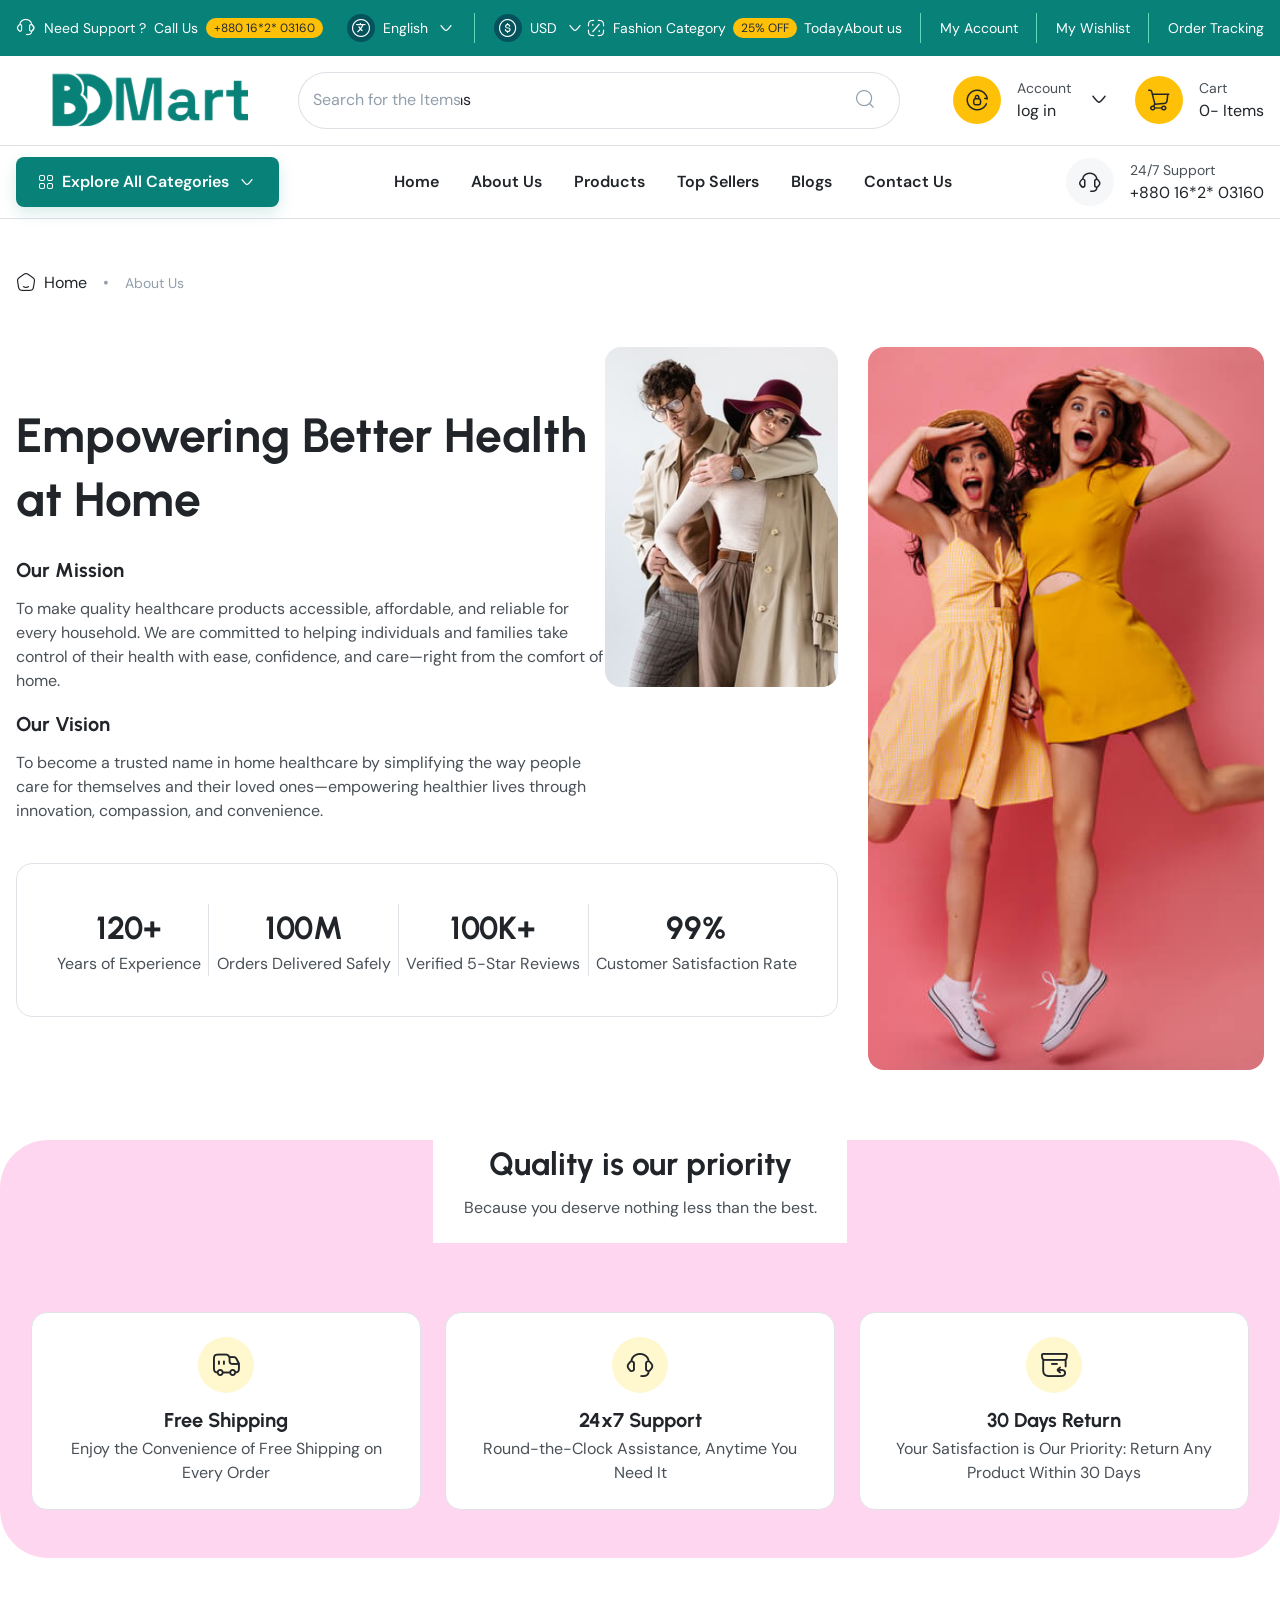
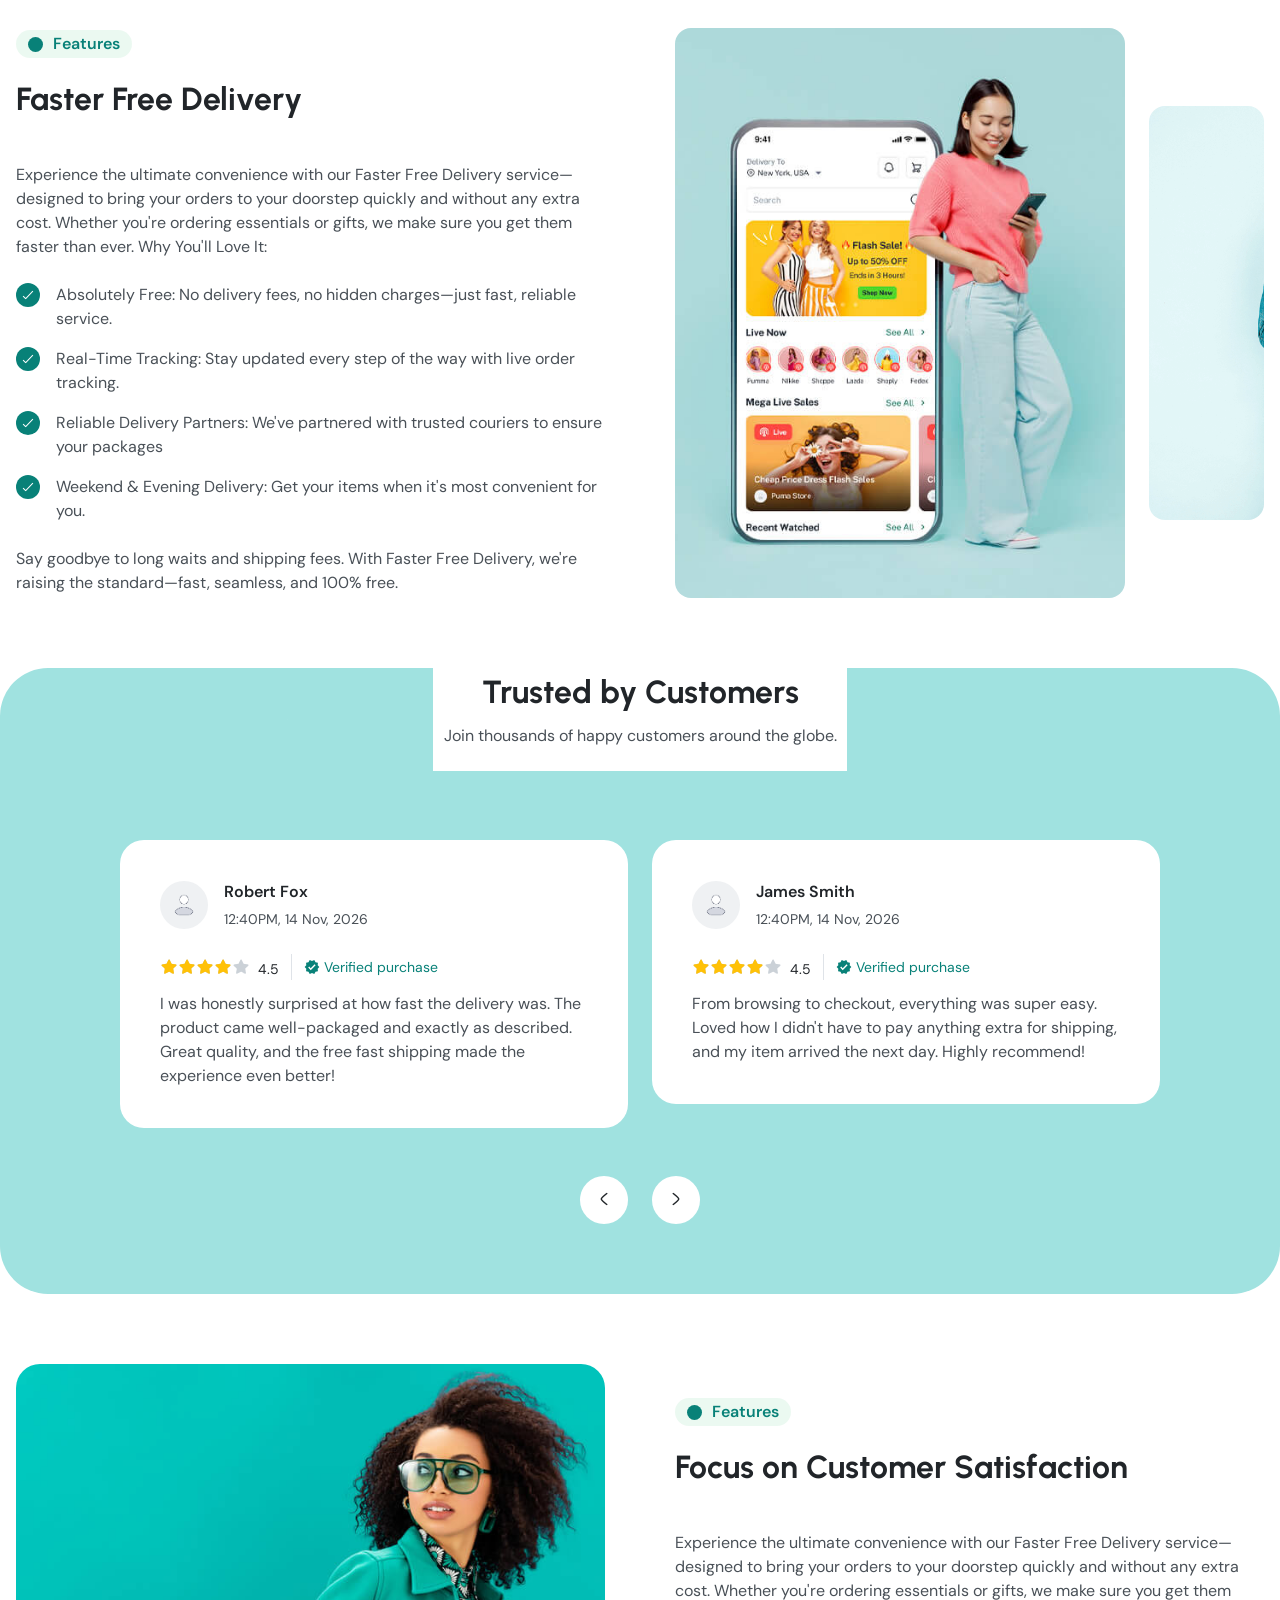
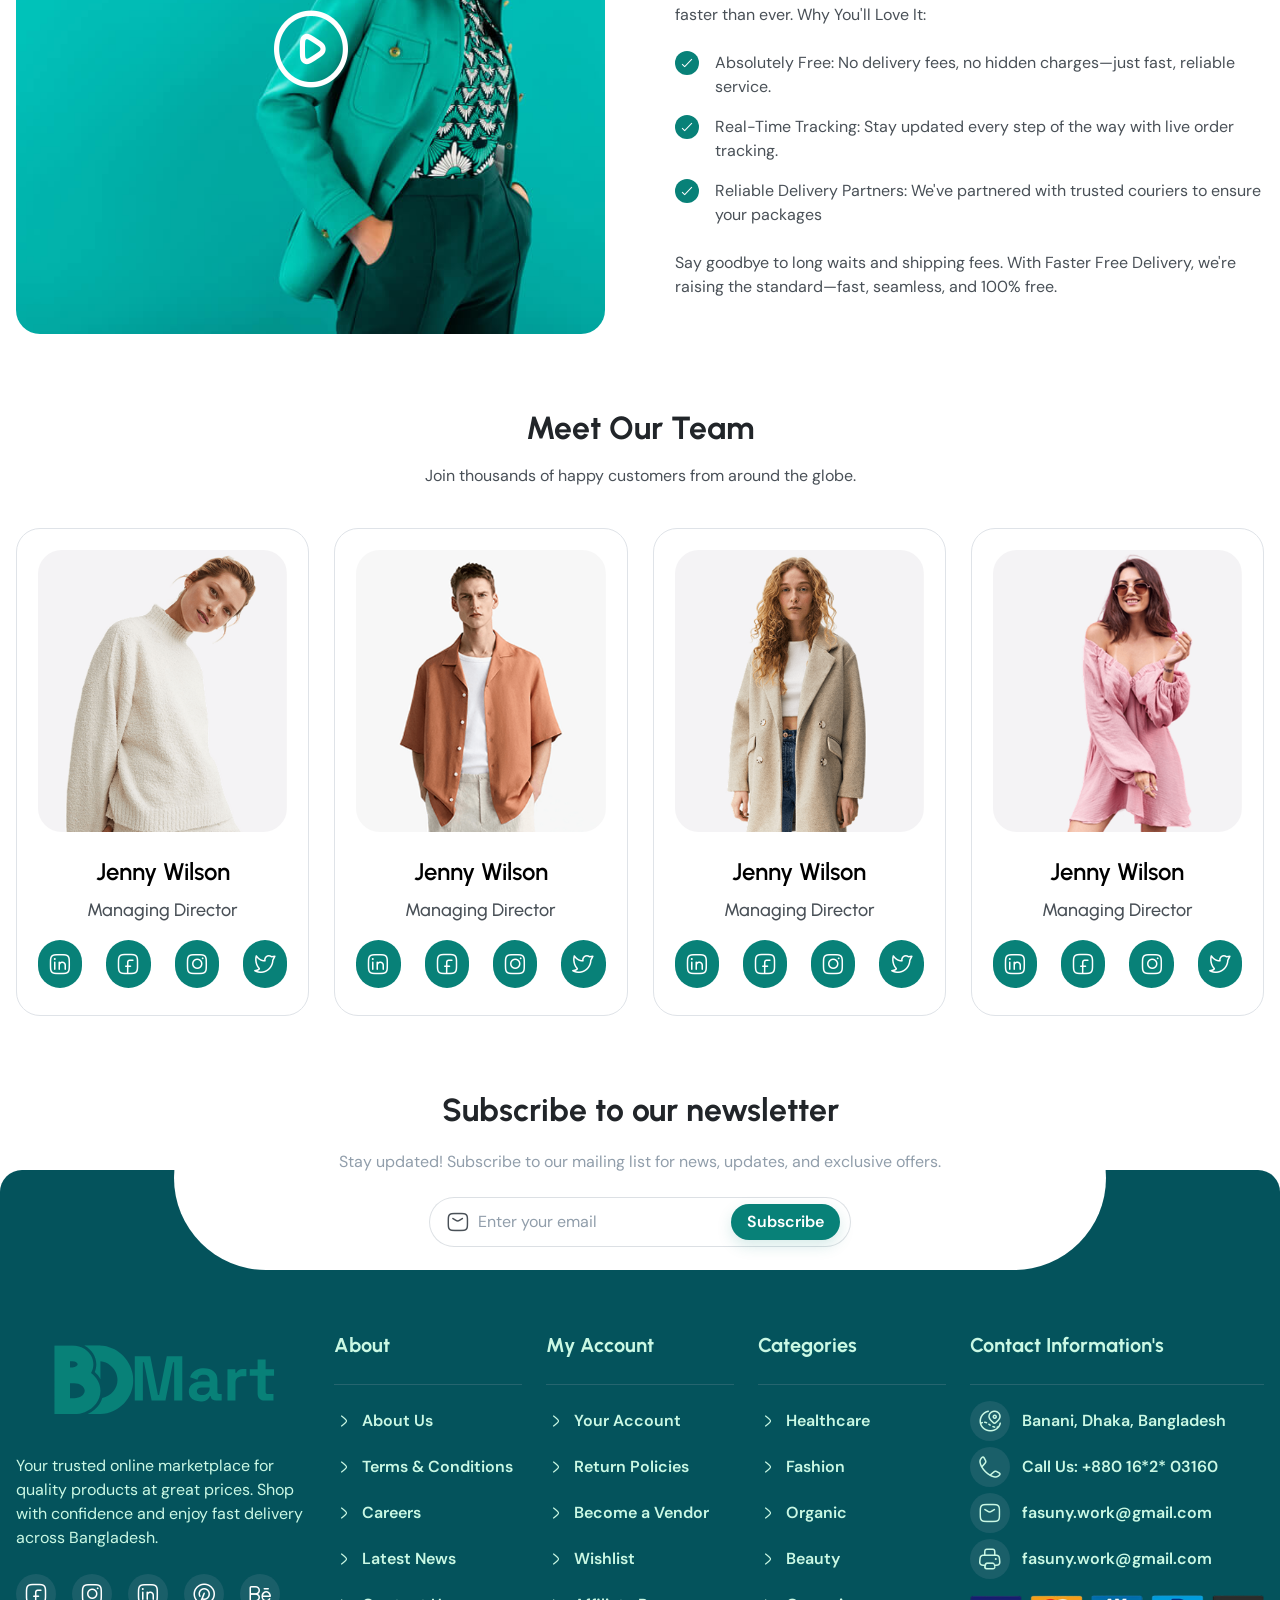
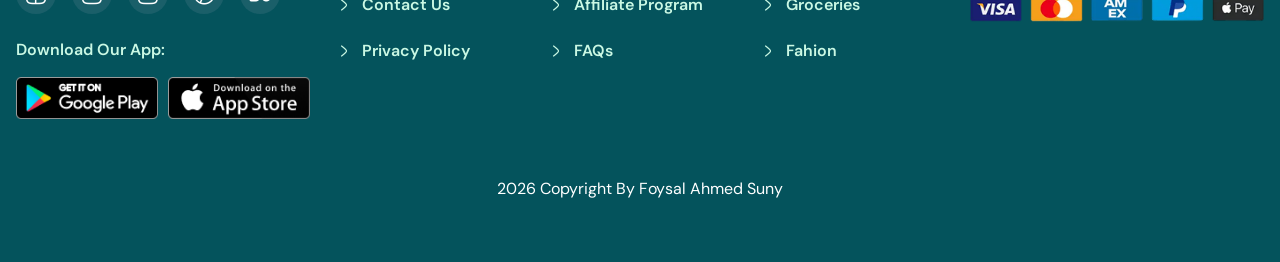
<file: about.html>
<!DOCTYPE html>
<html lang="en">
  
<!-- Mirrored from sellzy-preview.netlify.app/about by HTTrack Website Copier/3.x [XR&CO'2014], Tue, 14 Jul 2026 10:35:42 GMT -->
<!-- Added by HTTrack --><meta http-equiv="content-type" content="text/html;charset=UTF-8" /><!-- /Added by HTTrack -->
<head>
    <!-- ========== Meta Tags ========== -->
    <meta charset="UTF-8" />
    <meta http-equiv="X-UA-Compatible" content="IE=edge" />
    <meta name="viewport" content="width=device-width, initial-scale=1.0" />
    <title>BDMart - Ecommerce Website</title>

    <!-- ========== Favicon ========== -->
    <link
      rel="shortcut icon"
      href="assets/images/favicon.png"
      type="image/x-icon"
    />

    <!-- ========== Google Fonts ========== -->
    <link
      href="https://fonts.googleapis.com/css2?family=DM+Sans:ital,opsz,wght@0,9..40,100..1000;1,9..40,100..1000&amp;display=swap"
      rel="stylesheet"
    />
    <link
      href="https://fonts.googleapis.com/css2?family=Urbanist:ital,wght@0,100..900;1,100..900&amp;display=swap"
      rel="stylesheet"
    />

    <!-- ========== Huge Icons CSS ========== -->
    <link
      rel="stylesheet"
      href="assets/css/vendor/hugeicons/hgi-stroke-rounded.css"
    />

    <!-- ========== Slick CSS ========== -->
    <link rel="stylesheet" href="assets/css/vendor/slick.min.css" />

    <!-- ========== Nice Select CSS ========== -->
    <link rel="stylesheet" href="assets/css/vendor/nice-select.css" />

    <!-- ========== NoUI Slider CSS ========== -->
    <link rel="stylesheet" href="assets/css/vendor/nouislider.min.css" />

    <!-- ========== Magnific Popup CSS ========== -->
    <link rel="stylesheet" href="assets/css/vendor/magnific-popup.css" />

    <!-- ========== Animate CSS ========== -->
    <link rel="stylesheet" href="assets/css/vendor/animate.min.css" />

    <!-- ========== Custom CSS ========== -->
    <link rel="stylesheet" href="assets/css/style.css" />
  </head>
  <body>
    <!-- ========== Preloader Start ========== -->
    <div id="preloader" class="preloader">
      <div class="pxl-loader-spinner">
        <div class="pxl-loader-bounce1"></div>
        <div class="pxl-loader-bounce2"></div>
        <div class="pxl-loader-bounce3"></div>
      </div>
    </div>
    <!-- ========== Preloader End ========== -->

    <!-- Overlay Start -->
    <div
      data-overlay-for
      class="modal-overlay hidden w-full h-screen fixed top-0 left-0 bg-[#161C247A] z-90"
    ></div>
    <!-- Overlay End -->

    <!-- Scroll To Top Button Start -->
    <button
      class="scroll-to-top hide btn btn-primary size-10 rounded-[50px] z-50 inline-flex items-center justify-center fixed md:right-8 md:bottom-8 right-[15px] bottom-[85px] transition-all duration-400 ease-in-out"
    >
      <i class="hgi hgi-stroke hgi-arrow-up-01 leading-6 text-2xl"></i>
    </button>
    <!-- Scroll To Top Button End -->

    <!-- SIDEBAR START -->
    <div
      class="fixed top-0 left-0 w-[350px] bg-white h-full z-91 px-4 py-6 flex flex-col justify-between gap-y-6 overflow-y-auto shadow-dark-z-24 transition-all duration-250 ease-[cubic-bezier(0.645,0.045,0.355,1)] data-[state=open]:translate-x-0 data-[state=open]:opacity-100 data-[state=open]:visible data-[state=close]:-translate-x-[200px] data-[state=close]:opacity-0 data-[state=close]:invisible"
      id="sidebar"
      data-state="close"
    >
      <div>
        <div class="relative pb-6">
          <img src="assets/images/logo.png" alt="Logo" class="w-[100px]" />
          <button
            class="size-7 inline-flex items-center justify-center absolute top-0 right-0 rounded-full bg-[rgba(145,158,171,0.08)]"
            id="side-bar-menu-close"
          >
            <i
              class="hgi hgi-stroke hgi-multiplication-sign text-xl leading-5"
            ></i>
          </button>
        </div>

        <div class="flex flex-col gap-y-6">
          <nav class="mobile-menu">
            <ul>
              <li>
                <a href="#">Home</a>
                <ul>
                  <li><a href='index.html'>Home 1</a></li>
                  <li><a href='index-2.html'>Home 2</a></li>
                  <li><a href='index-3.html'>Home 3</a></li>
                  <li><a href='index-4.html'>Home 4</a></li>
                  <li><a href='index-5.html'>Home 5</a></li>
                </ul>
              </li>
              <li>
                <a class='active' href='about.html'>About Us</a>
              </li>
              <li>
                <a href="#">Shop</a>
                <ul>
                  <li>
                    <a href="#">Product Details</a>
                    <ul>
                      <li>
                        <a href='product-details.html'>Product Details Version 1</a
                        >
                      </li>
                      <li>
                        <a href='product-details-2.html'>Product Details Version 2</a
                        >
                      </li>
                      <li>
                        <a href='product-details-3.html'>Product Details Version 3</a
                        >
                      </li>
                      <li>
                        <a href='product-details-4.html'>Product Details Version 4</a
                        >
                      </li>
                      <li>
                        <a href='product-details-5.html'>Product Details Version 5</a
                        >
                      </li>
                      <li>
                        <a href='product-details-6.html'>Product Details Version 6</a
                        >
                      </li>
                    </ul>
                  </li>
                  <li>
                    <a href='wishlist-style-v1.html'>Shop - Wishlist Version 1</a
                    >
                  </li>
                  <li>
                    <a href='wishlist-style-v2.html'>Shop - Wishlist Version 2</a
                    >
                  </li>
                  <li><a href='cart-single-vendor.html'>Shop - Cart</a></li>
                  <li>
                    <a href='cart-multi-vendor.html'>Shop - Cart Multi Vendor</a
                    >
                  </li>
                  <li><a href='compare.html'>Shop - Compare</a></li>
                </ul>
              </li>
              <li>
                <a href="#">Sellers</a>
                <ul>
                  <li><a href='vendors-grid.html'>Seller Grid</a></li>
                  <li><a href='vendors-list.html'>Seller List</a></li>
                  <li>
                    <a href='vendor-left-sidebar-marketplace.html'>
                      Seller Market Place v1
                    </a>
                  </li>
                  <li>
                    <a href='vendor-left-top-marketplace.html'>
                      Seller Market Place v2
                    </a>
                  </li>
                  <li><a href='vendor-account.html'>Seller Account</a></li>
                  <li>
                    <a href='vendor-dashboard.html'>Seller Dashboard</a>
                  </li>
                </ul>
              </li>
              <li>
                <a href="#">Mega Menu</a>
                <ul>
                  <li>
                    <a href="#">Shop grid</a>
                    <ul>
                      <li>
                        <a href='shop-left-sidebar-3col.html'>3 Columns (Left Filter)</a
                        >
                      </li>
                      <li>
                        <a href='shop-left-sidebar-4col.html'>4 Columns (Left Filter)</a
                        >
                      </li>
                      <li>
                        <a href='shop-left-sidebar-5col.html'>5 Columns (Left Filter)</a
                        >
                      </li>
                    </ul>
                  </li>
                  <li>
                    <a href="#">Grid with banner</a>
                    <ul>
                      <li>
                        <a href='banner-left-sidebar-3col.html'>3 Columns (Left Filter)</a
                        >
                      </li>
                      <li>
                        <a href='banner-left-sidebar-4col.html'>3 Columns (Left Filter)</a
                        >
                      </li>
                      <li>
                        <a href='banner-left-sidebar-5col.html'>3 Columns (Left Filter)</a
                        >
                      </li>
                    </ul>
                  </li>
                  <li>
                    <a href="#">Full width layout</a>
                    <ul>
                      <li>
                        <a href='full-banner-3col.html'>Grid - 3 Columns (Banner)</a
                        >
                      </li>
                      <li>
                        <a href='full-banner-4col.html'>Grid - 4 Columns (Banner)</a
                        >
                      </li>
                      <li>
                        <a href='full-banner-5col.html'>Grid - 5 Columns (Banner)</a
                        >
                      </li>
                      <li>
                        <a href='full-banner-6col.html'>Grid - 6 Columns (Banner)</a
                        >
                      </li>
                    </ul>
                  </li>
                  <li>
                    <a href="#">Horizontal filter</a>
                    <ul>
                      <li>
                        <a href='banner-with-horizontal-filter-3col.html'>Grid - 3 Columns (Banner)</a
                        >
                      </li>
                      <li>
                        <a href='banner-with-horizontal-filter-4col.html'>Grid - 4 Columns (Banner)</a
                        >
                      </li>
                      <li>
                        <a href='banner-with-horizontal-filter-5col.html'>Grid - 5 Columns (Banner)</a
                        >
                      </li>
                      <li>
                        <a href='banner-with-horizontal-filter-6col.html'>Grid - 6 Columns (Banner)</a
                        >
                      </li>
                    </ul>
                  </li>
                  <li>
                    <a href="#">Top Banner</a>
                    <ul>
                      <li><a href="#">Grid - 3 Columns (Left Filter)</a></li>
                      <li><a href="#">Grid - 4 Columns (Left Filter)</a></li>
                      <li><a href="#">Grid - 5 Columns (Left Filter)</a></li>
                      <li>
                        <a href='banner-list-with-sidebar.html'>List - 1 Column (Left Filter)</a
                        >
                      </li>
                      <li>
                        <a href='banner-list-without-sidebar-2col.html'>List - 2 Columns (Left Filter)</a
                        >
                      </li>
                    </ul>
                  </li>
                  <li>
                    <a href="#">Banner with filter</a>
                    <ul>
                      <li>
                        <a href='banner-category-filter-3col.html'>Grid - 3 Columns (Banner)</a
                        >
                      </li>
                      <li>
                        <a href='banner-category-filter-4col.html'>Grid - 4 Columns (Banner)</a
                        >
                      </li>
                      <li>
                        <a href='banner-category-filter-5col.html'>Grid - 5 Columns (Banner)</a
                        >
                      </li>
                      <li>
                        <a href='banner-category-filter-6col.html'>Grid - 6 Columns (Banner)</a
                        >
                      </li>
                    </ul>
                  </li>
                </ul>
              </li>
              <li>
                <a href="#">Pages</a>
                <ul>
                  <li><a href='404.html'>404 Page</a></li>
                  <li><a href='coming-soon.html'>Coming Soon</a></li>
                  <li><a href='faq.html'>FAQ</a></li>
                  <li><a href='my-account.html'>My Account</a></li>
                </ul>
              </li>
              <li>
                <a href="#">Blog</a>
                <ul>
                  <li><a href='blog-grid.html'>Blog Grid</a></li>
                  <li><a href='blog-list.html'>Blog List</a></li>
                  <li><a href='blog-details.html'>Blog Details</a></li>
                </ul>
              </li>
              <li><a href='contact.html'>Contact</a></li>
            </ul>
          </nav>
          <div class="border border-gray-500/24 p-5 rounded-2xl">
            <div class="flex flex-col gap-y-3">
              <a href="#" class="flex items-center gap-x-2 login-page-btn">
                <span
                  class="inline-flex items-center justify-center bg-warning size-8 rounded-full"
                  ><i
                    class="hgi hgi-stroke hgi-lock-sync-01 text-base text-light-primary-text"
                  ></i>
                </span>
                log in / Sign Up
              </a>
              <a href="#" class="flex items-center gap-x-2">
                <span
                  class="inline-flex items-center justify-center bg-warning size-8 rounded-full"
                >
                  <i
                    class="hgi hgi-stroke hgi-call text-base text-light-primary-text"
                  ></i>
                </span>
                888-777-999
              </a>
            </div>
          </div>
          <div>
            <h4 class="mb-3">Follow us</h4>
            <ul class="flex items-center gap-x-4">
              <li>
                <a
                  href="#"
                  class="inline-flex items-center justify-center gap-x-2"
                  ><span
                    class="size-8 bg-primary-dark inline-flex items-center justify-center rounded-full"
                    ><i
                      class="hgi hgi-stroke hgi-facebook-01 text-base text-white"
                    ></i></span
                ></a>
              </li>
              <li>
                <a
                  href="#"
                  class="inline-flex items-center justify-center gap-x-2"
                >
                  <span
                    class="size-8 bg-primary-dark inline-flex items-center justify-center rounded-full"
                  >
                    <i
                      class="hgi hgi-stroke hgi-linkedin-01 text-base text-white"
                    ></i> </span
                ></a>
              </li>
              <li>
                <a
                  href="#"
                  class="inline-flex items-center justify-center gap-x-2"
                  ><span
                    class="size-8 bg-primary-dark inline-flex items-center justify-center rounded-full"
                  >
                    <i
                      class="hgi hgi-stroke hgi-instagram text-base text-white"
                    ></i> </span
                ></a>
              </li>
              <li>
                <a
                  href="#"
                  class="inline-flex items-center justify-center gap-x-2 hover:translate-y-3"
                  ><span
                    class="size-8 bg-primary-dark inline-flex items-center justify-center rounded-full"
                  >
                    <i
                      class="hgi hgi-stroke hgi-twitter text-base text-white"
                    ></i> </span
                ></a>
              </li>
            </ul>
          </div>
        </div>
      </div>
    </div>
    <!-- SIDEBAR END -->

    <!-- Cart Sidebar Start -->
    <div
      data-state="close"
      class="cart-sidebar flex fixed xl:top-[30px] xl:right-[22px] right-0 top-0 xl:h-[calc(100vh-52px)] h-full z-99 max-w-[1101px] w-full bg-white xl:rounded-2xl rounded-none transition-all duration-250 ease-[cubic-bezier(0.645,0.045,0.355,1)] data-[state=open]:translate-x-0 data-[state=open]:opacity-100 data-[state=open]:visible data-[state=close]:translate-x-[200px] data-[state=close]:opacity-0 data-[state=close]:invisible"
    >
      <div
        class="similar-products max-w-[500px] w-full h-full border-r border-gray-300 xl:block hidden"
      >
        <div
          class="similar-products-header pt-6 px-6 pb-4 border-b border-gray-300 flex flex-col gap-y-1"
        >
          <h5>Similar Products</h5>
          <p>You May Also Like</p>
        </div>
        <div
          class="similar-products-content p-6 flex flex-col gap-y-4 overflow-y-auto h-[calc(100%-100px)]"
        >
          <div
            class="similar-product-item flex items-center gap-x-4 p-4 border border-gray-300 rounded-2xl"
          >
            <a class='similar-product-item-image w-[102px] h-[102px] rounded-xl bg-[#F4F3F5] overflow-hidden relative' href='product-details.html'>
              <img
                src="assets/images/vitamin-c.png"
                alt="Product Image"
                class="w-full h-full object-cover rounded-xl"
              />
              <span
                class="product-discount-badge absolute top-[11px] left-0 bg-error text-warning-lighter font-medium text-sm leading-[22px] px-1 after:absolute after:top-0 after:left-full after:z-10 after:w-1 after:h-full after:bg-[url('images/discount-shape.html')] after:bg-contain"
                >Sale</span
              >
            </a>
            <div
              class="similar-product-item-content flex flex-col gap-y-2 flex-1"
            >
              <h6 class="text-base font-semibold">
                <a href='product-details.html'>Fresh Bask Basket Fruits</a>
              </h6>
              <p class="text-sm leading-[22px]">Shop Name</p>
              <div class="flex items-center justify-between">
                <div class="price-section flex items-center gap-x-3">
                  <span
                    class="current-price text-base font-semibold text-light-primary-text"
                    >$27.49</span
                  >
                  <span
                    class="old-price text-base text-light-disabled-text line-through"
                    >$39.99</span
                  >
                </div>
                <a class='btn btn-primary btn-medium rounded-full font-semibold text-sm leading-6 px-4 py-2' href='cart-single-vendor.html'>
                  <span>
                    <i
                      class="hgi hgi-stroke hgi-shopping-cart-02 text-xl text-white"
                    ></i>
                  </span>
                  <span>Add</span>
                </a>
              </div>
            </div>
          </div>
          <div
            class="similar-product-item flex items-center gap-x-4 p-4 border border-gray-300 rounded-2xl"
          >
            <a class='similar-product-item-image w-[102px] h-[102px] rounded-xl bg-[#F4F3F5] overflow-hidden relative' href='product-details.html'>
              <img
                src="assets/images/apple-juice.png"
                alt="Product Image"
                class="w-full h-full object-cover rounded-xl"
              />
              <span
                class="product-discount-badge absolute top-[11px] left-0 bg-error text-warning-lighter font-medium text-sm leading-[22px] px-1 after:absolute after:top-0 after:left-full after:z-10 after:w-1 after:h-full after:bg-[url('images/discount-shape.html')] after:bg-contain"
                >Sale</span
              >
            </a>
            <div
              class="similar-product-item-content flex flex-col gap-y-2 flex-1"
            >
              <h6 class="text-base font-semibold">
                <a href='product-details.html'>Fresh Bask Basket Fruits</a>
              </h6>
              <p class="text-sm leading-[22px]">Shop Name</p>
              <div class="flex items-center justify-between">
                <div class="price-section flex items-center gap-x-3">
                  <span
                    class="current-price text-base font-semibold text-light-primary-text"
                    >$27.49</span
                  >
                  <span
                    class="old-price text-base text-light-disabled-text line-through"
                    >$39.99</span
                  >
                </div>
                <a class='btn btn-primary btn-medium rounded-full font-semibold text-sm leading-6 px-4 py-2' href='cart-single-vendor.html'>
                  <span>
                    <i
                      class="hgi hgi-stroke hgi-shopping-cart-02 text-xl text-white"
                    ></i>
                  </span>
                  <span>Add</span>
                </a>
              </div>
            </div>
          </div>
          <div
            class="similar-product-item flex items-center gap-x-4 p-4 border border-gray-300 rounded-2xl"
          >
            <a class='similar-product-item-image w-[102px] h-[102px] rounded-xl bg-[#F4F3F5] overflow-hidden relative' href='product-details.html'>
              <img
                src="assets/images/ground-nuts-oil.png"
                alt="Product Image"
                class="w-full h-full object-cover rounded-xl"
              />
              <span
                class="product-discount-badge absolute top-[11px] left-0 bg-error text-warning-lighter font-medium text-sm leading-[22px] px-1 after:absolute after:top-0 after:left-full after:z-10 after:w-1 after:h-full after:bg-[url('images/discount-shape.html')] after:bg-contain"
                >Sale</span
              >
            </a>
            <div
              class="similar-product-item-content flex flex-col gap-y-2 flex-1"
            >
              <h6 class="text-base font-semibold">
                <a href='product-details.html'>Fresh Bask Basket Fruits</a>
              </h6>
              <p class="text-sm leading-[22px]">Shop Name</p>
              <div class="flex items-center justify-between">
                <div class="price-section flex items-center gap-x-3">
                  <span
                    class="current-price text-base font-semibold text-light-primary-text"
                    >$27.49</span
                  >
                  <span
                    class="old-price text-base text-light-disabled-text line-through"
                    >$39.99</span
                  >
                </div>
                <a class='btn btn-primary btn-medium rounded-full font-semibold text-sm leading-6 px-4 py-2' href='cart-single-vendor.html'>
                  <span>
                    <i
                      class="hgi hgi-stroke hgi-shopping-cart-02 text-xl text-white"
                    ></i>
                  </span>
                  <span>Add</span>
                </a>
              </div>
            </div>
          </div>
          <div
            class="similar-product-item flex items-center gap-x-4 p-4 border border-gray-300 rounded-2xl"
          >
            <a class='similar-product-item-image w-[102px] h-[102px] rounded-xl bg-[#F4F3F5] overflow-hidden relative' href='product-details.html'>
              <img
                src="assets/images/vitamin-c-2.png"
                alt="Product Image"
                class="w-full h-full object-cover rounded-xl"
              />
              <span
                class="product-discount-badge absolute top-[11px] left-0 bg-error text-warning-lighter font-medium text-sm leading-[22px] px-1 after:absolute after:top-0 after:left-full after:z-10 after:w-1 after:h-full after:bg-[url('images/discount-shape.html')] after:bg-contain"
                >Sale</span
              >
            </a>
            <div
              class="similar-product-item-content flex flex-col gap-y-2 flex-1"
            >
              <h6 class="text-base font-semibold">
                <a href='product-details.html'>Fresh Bask Basket Fruits</a>
              </h6>
              <p class="text-sm leading-[22px]">Shop Name</p>
              <div class="flex items-center justify-between">
                <div class="price-section flex items-center gap-x-3">
                  <span
                    class="current-price text-base font-semibold text-light-primary-text"
                    >$27.49</span
                  >
                  <span
                    class="old-price text-base text-light-disabled-text line-through"
                    >$39.99</span
                  >
                </div>
                <a class='btn btn-primary btn-medium rounded-full font-semibold text-sm leading-6 px-4 py-2' href='cart-single-vendor.html'>
                  <span>
                    <i
                      class="hgi hgi-stroke hgi-shopping-cart-02 text-xl text-white"
                    ></i>
                  </span>
                  <span>Add</span>
                </a>
              </div>
            </div>
          </div>
          <div
            class="similar-product-item flex items-center gap-x-4 p-4 border border-gray-300 rounded-2xl"
          >
            <a class='similar-product-item-image w-[102px] h-[102px] rounded-xl bg-[#F4F3F5] overflow-hidden relative' href='product-details.html'>
              <img
                src="assets/images/temperature-gun-2.png"
                alt="Product Image"
                class="w-full h-full object-cover rounded-xl"
              />
              <span
                class="product-discount-badge absolute top-[11px] left-0 bg-error text-warning-lighter font-medium text-sm leading-[22px] px-1 after:absolute after:top-0 after:left-full after:z-10 after:w-1 after:h-full after:bg-[url('images/discount-shape.html')] after:bg-contain"
                >Sale</span
              >
            </a>
            <div
              class="similar-product-item-content flex flex-col gap-y-2 flex-1"
            >
              <h6 class="text-base font-semibold">
                <a href='product-details.html'>Fresh Bask Basket Fruits</a>
              </h6>
              <p class="text-sm leading-[22px]">Shop Name</p>
              <div class="flex items-center justify-between">
                <div class="price-section flex items-center gap-x-3">
                  <span
                    class="current-price text-base font-semibold text-light-primary-text"
                    >$27.49</span
                  >
                  <span
                    class="old-price text-base text-light-disabled-text line-through"
                    >$39.99</span
                  >
                </div>
                <a class='btn btn-primary btn-medium rounded-full font-semibold text-sm leading-6 px-4 py-2' href='cart-single-vendor.html'>
                  <span>
                    <i
                      class="hgi hgi-stroke hgi-shopping-cart-02 text-xl text-white"
                    ></i>
                  </span>
                  <span>Add</span>
                </a>
              </div>
            </div>
          </div>
          <div
            class="similar-product-item flex items-center gap-x-4 p-4 border border-gray-300 rounded-2xl"
          >
            <a class='similar-product-item-image w-[102px] h-[102px] rounded-xl bg-[#F4F3F5] overflow-hidden relative' href='product-details.html'>
              <img
                src="assets/images/aooca.png"
                alt="Product Image"
                class="w-full h-full object-cover rounded-xl"
              />
              <span
                class="product-discount-badge absolute top-[11px] left-0 bg-error text-warning-lighter font-medium text-sm leading-[22px] px-1 after:absolute after:top-0 after:left-full after:z-10 after:w-1 after:h-full after:bg-[url('images/discount-shape.html')] after:bg-contain"
                >Sale</span
              >
            </a>
            <div
              class="similar-product-item-content flex flex-col gap-y-2 flex-1"
            >
              <h6 class="text-base font-semibold">
                <a href='product-details.html'>Fresh Bask Basket Fruits</a>
              </h6>
              <p class="text-sm leading-[22px]">Shop Name</p>
              <div class="flex items-center justify-between">
                <div class="price-section flex items-center gap-x-3">
                  <span
                    class="current-price text-base font-semibold text-light-primary-text"
                    >$27.49</span
                  >
                  <span
                    class="old-price text-base text-light-disabled-text line-through"
                    >$39.99</span
                  >
                </div>
                <a class='btn btn-primary btn-medium rounded-full font-semibold text-sm leading-6 px-4 py-2' href='cart-single-vendor.html'>
                  <span>
                    <i
                      class="hgi hgi-stroke hgi-shopping-cart-02 text-xl text-white"
                    ></i>
                  </span>
                  <span>Add</span>
                </a>
              </div>
            </div>
          </div>
        </div>
      </div>
      <div
        class="cart-products xl:max-w-[600px] w-full h-full flex flex-col justify-between"
      >
        <div
          class="cart-products-header pt-6 px-6 pb-4 border-b border-gray-300 flex flex-col gap-y-1 relative"
        >
          <h5>Cart Products</h5>
          <p>1 Item in Cart</p>

          <button
            data-close-sidebar=".cart-sidebar"
            class="close-sidebar-btn absolute top-6 right-6 cursor-pointer inline-flex items-center justify-center size-9 rounded-full bg-[rgba(145,158,171,0.08)]"
          >
            <i
              class="hgi hgi-stroke hgi-multiplication-sign text-xl leading-5 text-light-primary-text"
            ></i>
          </button>
        </div>
        <div
          class="cart-products-content p-6 flex flex-col gap-y-4 overflow-y-auto h-[calc(100%-250px)]"
        >
          <div
            class="cart-product-item flex flex-col sm:flex-row items-center sm:gap-x-4 gap-y-2 sm:gap-y-0 p-4 border border-gray-300 rounded-2xl"
          >
            <a class='cart-product-item-image sm:w-[102px] sm:h-[102px] rounded-xl bg-[#F4F3F5] overflow-hidden relative' href='product-details.html'>
              <img
                src="assets/images/home-3/watermelon.png"
                alt="Product Image"
                class="w-full h-full object-cover rounded-xl"
              />
            </a>
            <div
              class="cart-product-item-content flex flex-col gap-y-2 flex-1 w-full"
            >
              <div class="flex items-center justify-between gap-x-2">
                <h6 class="text-base font-semibold">
                  <a href='product-details.html'>Fresh Bask Basket Fruits</a>
                </h6>
                <div class="cart-edit-remove flex items-center gap-x-3">
                  <button>
                    <i
                      class="hgi hgi-stroke hgi-edit-02 text-xl text-light-primary-text"
                    ></i>
                  </button>
                  <button>
                    <i
                      class="hgi hgi-stroke hgi-delete-01 text-xl text-light-primary-text"
                    ></i>
                  </button>
                </div>
              </div>
              <p class="text-sm leading-[22px]">Color: Black, Size: 250 ML</p>
              <div class="flex items-center justify-between">
                <div class="price-section flex items-center gap-x-3">
                  <span
                    class="current-price text-base font-semibold text-light-primary-text"
                    >$27.49</span
                  >
                  <span
                    class="old-price text-base text-light-disabled-text line-through"
                    >$39.99</span
                  >
                </div>
                <div
                  class="border border-gray-300 inline-flex items-center justify-center rounded-[80px] max-w-[108px] py-2.5 px-4"
                >
                  <button
                    class="inline-flex items-center justify-center hover:text-primary"
                  >
                    <i
                      class="hgi hgi-stroke hgi-remove-circle text-2xl leading-6"
                    ></i>
                  </button>
                  <input
                    type="text"
                    readonly
                    value="1"
                    class="border-0 w-full grow text-center focus:outline-none font-semibold"
                  />

                  <button
                    class="inline-flex items-center justify-center hover:text-primary"
                  >
                    <i
                      class="hgi hgi-stroke hgi-add-circle text-2xl leading-6"
                    ></i>
                  </button>
                </div>
              </div>
            </div>
          </div>
          <div
            class="cart-product-item flex flex-col sm:flex-row items-center sm:gap-x-4 gap-y-2 sm:gap-y-0 p-4 border border-gray-300 rounded-2xl"
          >
            <a class='cart-product-item-image sm:w-[102px] sm:h-[102px] rounded-xl bg-[#F4F3F5] overflow-hidden relative' href='product-details.html'>
              <img
                src="assets/images/home-3/avocado.png"
                alt="Product Image"
                class="w-full h-full object-cover rounded-xl"
              />
            </a>
            <div
              class="cart-product-item-content flex flex-col gap-y-2 flex-1 w-full"
            >
              <div class="flex items-center justify-between gap-x-2">
                <h6 class="text-base font-semibold">
                  <a href='product-details.html'>Fresh Bask Basket Fruits</a>
                </h6>
                <div class="cart-edit-remove flex items-center gap-x-3">
                  <button>
                    <i
                      class="hgi hgi-stroke hgi-edit-02 text-xl text-light-primary-text"
                    ></i>
                  </button>
                  <button>
                    <i
                      class="hgi hgi-stroke hgi-delete-01 text-xl text-light-primary-text"
                    ></i>
                  </button>
                </div>
              </div>
              <p class="text-sm leading-[22px]">Color: Black, Size: 250 ML</p>
              <div class="flex items-center justify-between">
                <div class="price-section flex items-center gap-x-3">
                  <span
                    class="current-price text-base font-semibold text-light-primary-text"
                    >$27.49</span
                  >
                  <span
                    class="old-price text-base text-light-disabled-text line-through"
                    >$39.99</span
                  >
                </div>
                <div
                  class="border border-gray-300 inline-flex items-center justify-center rounded-[80px] max-w-[108px] py-2.5 px-4"
                >
                  <button
                    class="inline-flex items-center justify-center hover:text-primary"
                  >
                    <i
                      class="hgi hgi-stroke hgi-remove-circle text-2xl leading-6"
                    ></i>
                  </button>
                  <input
                    type="text"
                    readonly
                    value="1"
                    class="border-0 w-full grow text-center focus:outline-none font-semibold"
                  />

                  <button
                    class="inline-flex items-center justify-center hover:text-primary"
                  >
                    <i
                      class="hgi hgi-stroke hgi-add-circle text-2xl leading-6"
                    ></i>
                  </button>
                </div>
              </div>
            </div>
          </div>
          <div
            class="cart-product-item flex flex-col sm:flex-row items-center sm:gap-x-4 gap-y-2 sm:gap-y-0 p-4 border border-gray-300 rounded-2xl"
          >
            <a class='cart-product-item-image sm:w-[102px] sm:h-[102px] rounded-xl bg-[#F4F3F5] overflow-hidden relative' href='product-details.html'>
              <img
                src="assets/images/home-3/pouch-mockup.png"
                alt="Product Image"
                class="w-full h-full object-cover rounded-xl"
              />
              <span
                class="product-discount-badge absolute top-1/2 -translate-y-1/2 left-0 bg-error text-warning-lighter font-medium text-sm leading-[22px] px-1 after:absolute after:top-0 after:left-full after:z-10 after:w-1 after:h-full after:bg-[url('images/discount-shape.html')] after:bg-contain"
                >Out of Stock</span
              >
            </a>
            <div
              class="cart-product-item-content flex flex-col gap-y-2 flex-1 w-full"
            >
              <div class="flex items-center justify-between gap-x-2">
                <h6 class="text-base font-semibold">
                  <a href='product-details.html'>Fresh Bask Basket Fruits</a>
                </h6>
                <div class="cart-edit-remove flex items-center gap-x-3">
                  <button>
                    <i
                      class="hgi hgi-stroke hgi-edit-02 text-xl text-light-primary-text"
                    ></i>
                  </button>
                  <button>
                    <i
                      class="hgi hgi-stroke hgi-delete-01 text-xl text-light-primary-text"
                    ></i>
                  </button>
                </div>
              </div>
              <p class="text-sm leading-[22px]">Color: Black, Size: 250 ML</p>
              <div class="flex items-center justify-between">
                <div class="price-section flex items-center gap-x-3">
                  <span
                    class="current-price text-base font-semibold text-light-primary-text"
                    >$27.49</span
                  >
                  <span
                    class="old-price text-base text-light-disabled-text line-through"
                    >$39.99</span
                  >
                </div>
                <div
                  class="border border-gray-300 inline-flex items-center justify-center rounded-[80px] max-w-[108px] py-2.5 px-4"
                >
                  <button
                    class="inline-flex items-center justify-center hover:text-primary"
                  >
                    <i
                      class="hgi hgi-stroke hgi-remove-circle text-2xl leading-6"
                    ></i>
                  </button>
                  <input
                    type="text"
                    readonly
                    value="1"
                    class="border-0 w-full grow text-center focus:outline-none font-semibold"
                  />

                  <button
                    class="inline-flex items-center justify-center hover:text-primary"
                  >
                    <i
                      class="hgi hgi-stroke hgi-add-circle text-2xl leading-6"
                    ></i>
                  </button>
                </div>
              </div>
            </div>
          </div>
          <div
            class="cart-product-item flex flex-col sm:flex-row items-center sm:gap-x-4 gap-y-2 sm:gap-y-0 p-4 border border-gray-300 rounded-2xl"
          >
            <a class='cart-product-item-image sm:w-[102px] sm:h-[102px] rounded-xl bg-[#F4F3F5] overflow-hidden relative' href='product-details.html'>
              <img
                src="assets/images/home-3/strawberry-snacks.png"
                alt="Product Image"
                class="w-full h-full object-cover rounded-xl"
              />
            </a>
            <div
              class="cart-product-item-content flex flex-col gap-y-2 flex-1 w-full"
            >
              <div class="flex items-center justify-between gap-x-2">
                <h6 class="text-base font-semibold">
                  <a href='product-details.html'>Fresh Bask Basket Fruits</a>
                </h6>
                <div class="cart-edit-remove flex items-center gap-x-3">
                  <button>
                    <i
                      class="hgi hgi-stroke hgi-edit-02 text-xl text-light-primary-text"
                    ></i>
                  </button>
                  <button>
                    <i
                      class="hgi hgi-stroke hgi-delete-01 text-xl text-light-primary-text"
                    ></i>
                  </button>
                </div>
              </div>
              <p class="text-sm leading-[22px]">Color: Black, Size: 250 ML</p>
              <div class="flex items-center justify-between">
                <div class="price-section flex items-center gap-x-3">
                  <span
                    class="current-price text-base font-semibold text-light-primary-text"
                    >$27.49</span
                  >
                  <span
                    class="old-price text-base text-light-disabled-text line-through"
                    >$39.99</span
                  >
                </div>
                <div
                  class="border border-gray-300 inline-flex items-center justify-center rounded-[80px] max-w-[108px] py-2.5 px-4"
                >
                  <button
                    class="inline-flex items-center justify-center hover:text-primary"
                  >
                    <i
                      class="hgi hgi-stroke hgi-remove-circle text-2xl leading-6"
                    ></i>
                  </button>
                  <input
                    type="text"
                    readonly
                    value="1"
                    class="border-0 w-full grow text-center focus:outline-none font-semibold"
                  />

                  <button
                    class="inline-flex items-center justify-center hover:text-primary"
                  >
                    <i
                      class="hgi hgi-stroke hgi-add-circle text-2xl leading-6"
                    ></i>
                  </button>
                </div>
              </div>
            </div>
          </div>
          <div
            class="cart-product-item flex flex-col sm:flex-row items-center sm:gap-x-4 gap-y-2 sm:gap-y-0 p-4 border border-gray-300 rounded-2xl"
          >
            <a class='cart-product-item-image sm:w-[102px] sm:h-[102px] rounded-xl bg-[#F4F3F5] overflow-hidden relative' href='product-details.html'>
              <img
                src="assets/images/home-3/pomegranate.png"
                alt="Product Image"
                class="w-full h-full object-cover rounded-xl"
              />
            </a>
            <div
              class="cart-product-item-content flex flex-col gap-y-2 flex-1 w-full"
            >
              <div class="flex items-center justify-between gap-x-2">
                <h6 class="text-base font-semibold">
                  <a href='product-details.html'>Fresh Bask Basket Fruits</a>
                </h6>
                <div class="cart-edit-remove flex items-center gap-x-3">
                  <button>
                    <i
                      class="hgi hgi-stroke hgi-edit-02 text-xl text-light-primary-text"
                    ></i>
                  </button>
                  <button>
                    <i
                      class="hgi hgi-stroke hgi-delete-01 text-xl text-light-primary-text"
                    ></i>
                  </button>
                </div>
              </div>
              <p class="text-sm leading-[22px]">Color: Black, Size: 250 ML</p>
              <div class="flex items-center justify-between">
                <div class="price-section flex items-center gap-x-3">
                  <span
                    class="current-price text-base font-semibold text-light-primary-text"
                    >$27.49</span
                  >
                  <span
                    class="old-price text-base text-light-disabled-text line-through"
                    >$39.99</span
                  >
                </div>
                <div
                  class="border border-gray-300 inline-flex items-center justify-center rounded-[80px] max-w-[108px] py-2.5 px-4"
                >
                  <button
                    class="inline-flex items-center justify-center hover:text-primary"
                  >
                    <i
                      class="hgi hgi-stroke hgi-remove-circle text-2xl leading-6"
                    ></i>
                  </button>
                  <input
                    type="text"
                    readonly
                    value="1"
                    class="border-0 w-full grow text-center focus:outline-none font-semibold"
                  />

                  <button
                    class="inline-flex items-center justify-center hover:text-primary"
                  >
                    <i
                      class="hgi hgi-stroke hgi-add-circle text-2xl leading-6"
                    ></i>
                  </button>
                </div>
              </div>
            </div>
          </div>
        </div>
        <div
          class="cart-products-footer p-6 border-t border-gray-300 flex flex-col gap-y-4"
        >
          <div class="cart-subtotal flex items-center justify-between">
            <h5>Subtotal</h5>
            <h5>$27.49</h5>
          </div>
          <div class="cart-buttons flex items-center gap-x-4">
            <a class='btn btn-default outline btn-large rounded-[80px] flex-1 shadow-none' href='cart-single-vendor.html'>
              View Cart
            </a>
            <a class='btn btn-primary btn-large rounded-[80px] flex-1' href='checkout.html'>
              Proceed to Checkout
            </a>
          </div>
        </div>
      </div>
    </div>
    <!-- Cart Sidebar End -->

    <!-- Register Page Sidebar Start -->
    <div
      data-state="close"
      class="register-page-sidebar fixed xl:top-[30px] xl:right-[22px] right-0 top-0 xl:h-[calc(100vh-52px)] h-full z-99 max-w-[600px] w-full bg-white xl:rounded-2xl rounded-none transition-all duration-250 ease-[cubic-bezier(0.645,0.045,0.355,1)] data-[state=open]:translate-x-0 data-[state=open]:opacity-100 data-[state=open]:visible data-[state=close]:translate-x-[200px] data-[state=close]:opacity-0 data-[state=close]:invisible"
    >
      <div
        class="register-page-sidebar-header px-6 pt-6 pb-4 border-b border-gray-300 relative"
      >
        <h5>Create an Account</h5>
        <button
          data-close-sidebar=".login-page-sidebar"
          class="close-sidebar-btn absolute top-1/2 right-6 -translate-y-1/2 cursor-pointer inline-flex items-center justify-center size-9 rounded-full bg-[rgba(145,158,171,0.08)]"
        >
          <i
            class="hgi hgi-stroke hgi-multiplication-sign text-xl leading-5 text-light-primary-text"
          ></i>
        </button>
      </div>
      <div
        class="register-page-sidebar-content p-10 flex flex-col gap-y-10 overflow-y-auto max-h-[calc(100%-70px)]"
      >
        <div class="image-wrapper mx-auto">
          <img
            src="assets/images/authentication/register-illustration.png"
            alt="register"
          />
        </div>
        <p
          class="text-light-disabled-text text-center relative before:absolute before:-z-1 before:top-1/2 before:-translate-y-1/2 before:w-full before:h-px before:bg-gray-300 before:left-0"
        >
          <span class="bg-white px-4 z-1">Or sign up with</span>
        </p>
        <div class="flex items-center gap-x-4">
          <button
            class="btn btn-default outline btn-large rounded-[80px] flex-1 shadow-none"
          >
            <svg
              width="24"
              height="24"
              viewBox="0 0 24 24"
              fill="none"
              xmlns="http://www.w3.org/2000/svg"
            >
              <path
                d="M6.18173 12.2128C6.18173 11.5642 6.28946 10.9423 6.48173 10.359L3.11627 7.78906C2.46037 9.12081 2.09082 10.6214 2.09082 12.2128C2.09082 13.8028 2.45991 15.3025 3.11491 16.6333L6.47855 14.0583C6.28809 13.4778 6.18173 12.8582 6.18173 12.2128Z"
                fill="#FBBC05"
              />
              <path
                d="M12.0908 6.31167C13.4998 6.31167 14.7726 6.81096 15.7726 7.62798L18.6817 4.72302C16.9089 3.17975 14.6362 2.22656 12.0908 2.22656C8.13894 2.22656 4.74257 4.48653 3.11621 7.78866L6.48167 10.3586C7.25712 8.00472 9.46757 6.31167 12.0908 6.31167Z"
                fill="#EB4335"
              />
              <path
                d="M12.0908 18.1134C9.46757 18.1134 7.25712 16.4203 6.48167 14.0664L3.11621 16.6359C4.74257 19.9385 8.13894 22.1985 12.0908 22.1985C14.5298 22.1985 16.8585 21.3324 18.6062 19.7098L15.4117 17.2401C14.5103 17.8079 13.3753 18.1134 12.0908 18.1134Z"
                fill="#34A853"
              />
              <path
                d="M21.6363 12.214C21.6363 11.624 21.5454 10.9885 21.409 10.3984H12.0908V14.2566H17.4545C17.1863 15.572 16.4563 16.5833 15.4117 17.2414L18.6063 19.7111C20.4422 18.0072 21.6363 15.469 21.6363 12.214Z"
                fill="#4285F4"
              />
            </svg>

            Google
          </button>
          <button
            class="btn btn-default outline btn-large rounded-[80px] flex-1 shadow-none"
          >
            <svg
              width="24"
              height="24"
              viewBox="0 0 24 24"
              fill="none"
              xmlns="http://www.w3.org/2000/svg"
            >
              <path
                d="M17 3.4982C17 3.22206 16.7761 2.9982 16.5 2.9982H14C11.3793 2.86766 9.14528 4.87829 9 7.4982V10.1982H6.5C6.22386 10.1982 6 10.4221 6 10.6982V13.2982C6 13.5743 6.22386 13.7982 6.5 13.7982H9V20.4982C9 20.7743 9.22386 20.9982 9.5 20.9982H12.5C12.7761 20.9982 13 20.7743 13 20.4982V13.7982H15.62C15.8487 13.8015 16.0505 13.6491 16.11 13.4282L16.83 10.8282C16.8703 10.6785 16.8389 10.5185 16.7449 10.3952C16.6509 10.2718 16.5051 10.1991 16.35 10.1982H13V7.4982C13.0515 6.9853 13.4845 6.59562 14 6.5982H16.5C16.7761 6.5982 17 6.37434 17 6.0982V3.4982Z"
                fill="#1877F2"
              />
            </svg>

            Facebook
          </button>
        </div>
        <div class="register-form">
          <form class="flex flex-col gap-y-6">
            <div class="grid grid-cols-1 md:grid-cols-2 gap-x-4 gap-y-6">
              <div class="relative w-full">
                <input
                  type="text"
                  id="first-name"
                  class="peer form-control input-group medium rounded-[80px] px-3.5 placeholder-transparent focus:placeholder-transparent focus:outline-none"
                  placeholder="First Name *"
                />

                <label
                  for="first-name"
                  class="absolute left-[14px] top-1/2 -translate-y-1/2 text-xs leading-[18px] transition-all peer-placeholder-shown:text-light-disabled-text peer-focus:text-light-disabled-text peer-placeholder-shown:text-[16px] peer-placeholder-shown:top-1/2 peer-focus:text-[12px] peer-focus:top-0 peer-[:not(:placeholder-shown)]:text-[12px] peer-[:not(:placeholder-shown)]:top-0 bg-white peer-focus:px-1 peer-[:not(:placeholder-shown)]:px-1"
                >
                  First Name *
                </label>
              </div>
              <div class="relative w-full">
                <input
                  type="text"
                  id="last-name"
                  class="peer form-control input-group medium rounded-[80px] px-3.5 placeholder-transparent focus:placeholder-transparent focus:outline-none"
                  placeholder="Last Name *"
                />

                <label
                  for="last-name"
                  class="absolute left-[14px] top-1/2 -translate-y-1/2 text-xs leading-[18px] transition-all peer-placeholder-shown:text-light-disabled-text peer-focus:text-light-disabled-text peer-placeholder-shown:text-[16px] peer-placeholder-shown:top-1/2 peer-focus:text-[12px] peer-focus:top-0 peer-[:not(:placeholder-shown)]:text-[12px] peer-[:not(:placeholder-shown)]:top-0 bg-white peer-focus:px-1 peer-[:not(:placeholder-shown)]:px-1"
                >
                  Last Name *
                </label>
              </div>
            </div>
            <div class="relative w-full">
              <input
                type="email"
                id="register-email"
                class="peer form-control input-group medium rounded-[80px] px-3.5 placeholder-transparent focus:placeholder-transparent focus:outline-none"
                placeholder="Email *"
              />

              <label
                for="register-email"
                class="absolute left-[14px] top-1/2 -translate-y-1/2 text-xs leading-[18px] transition-all peer-placeholder-shown:text-light-disabled-text peer-focus:text-light-disabled-text peer-placeholder-shown:text-[16px] peer-placeholder-shown:top-1/2 peer-focus:text-[12px] peer-focus:top-0 peer-[:not(:placeholder-shown)]:text-[12px] peer-[:not(:placeholder-shown)]:top-0 bg-white peer-focus:px-1 peer-[:not(:placeholder-shown)]:px-1"
              >
                Email *
              </label>
            </div>
            <div class="relative w-full">
              <input
                type="password"
                id="register-password"
                class="peer form-control input-group medium rounded-[80px] px-3.5 placeholder-transparent focus:placeholder-transparent focus:outline-none"
                placeholder="Password *"
              />

              <label
                for="register-password"
                class="absolute left-[14px] top-1/2 -translate-y-1/2 text-xs leading-[18px] transition-all peer-placeholder-shown:text-light-disabled-text peer-focus:text-light-disabled-text peer-placeholder-shown:text-[16px] peer-placeholder-shown:top-1/2 peer-focus:text-[12px] peer-focus:top-0 peer-[:not(:placeholder-shown)]:text-[12px] peer-[:not(:placeholder-shown)]:top-0 bg-white peer-focus:px-1 peer-[:not(:placeholder-shown)]:px-1"
              >
                Password *
              </label>
            </div>
            <div class="relative w-full">
              <input
                type="password"
                id="confirm-password"
                class="peer form-control input-group medium rounded-[80px] px-3.5 placeholder-transparent focus:placeholder-transparent focus:outline-none"
                placeholder="Confirm Password *"
              />

              <label
                for="confirm-password"
                class="absolute left-[14px] top-1/2 -translate-y-1/2 text-xs leading-[18px] transition-all peer-placeholder-shown:text-light-disabled-text peer-focus:text-light-disabled-text peer-placeholder-shown:text-[16px] peer-placeholder-shown:top-1/2 peer-focus:text-[12px] peer-focus:top-0 peer-[:not(:placeholder-shown)]:text-[12px] peer-[:not(:placeholder-shown)]:top-0 bg-white peer-focus:px-1 peer-[:not(:placeholder-shown)]:px-1"
              >
                Confirm Password *
              </label>
            </div>
            <div>
              <button class="btn btn-primary btn-large rounded-[80px] w-full">
                Create Account
              </button>
            </div>
          </form>
        </div>
        <div class="account-having-section">
          <p class="leading-[26px] font-semibold">
            Already have an account ?
            <a class="text-primary login-page-btn" href="#">Sign In</a>
          </p>
        </div>
      </div>
    </div>
    <!-- Register Page Sidebar End -->

    <!-- Login Page Sidebar Start -->
    <div
      data-state="close"
      class="login-page-sidebar fixed xl:top-[30px] xl:right-[22px] right-0 top-0 xl:h-[calc(100vh-52px)] h-full z-99 max-w-[600px] w-full bg-white xl:rounded-2xl rounded-none transition-all duration-250 ease-[cubic-bezier(0.645,0.045,0.355,1)] data-[state=open]:translate-x-0 data-[state=open]:opacity-100 data-[state=open]:visible data-[state=close]:translate-x-[200px] data-[state=close]:opacity-0 data-[state=close]:invisible"
    >
      <div
        class="login-page-sidebar-header px-6 pt-6 pb-4 border-b border-gray-300 relative"
      >
        <h5>Log In</h5>
        <button
          data-close-sidebar=".login-page-sidebar"
          class="close-sidebar-btn absolute top-1/2 right-6 -translate-y-1/2 cursor-pointer inline-flex items-center justify-center size-9 rounded-full bg-[rgba(145,158,171,0.08)]"
        >
          <i
            class="hgi hgi-stroke hgi-multiplication-sign text-xl leading-5 text-light-primary-text"
          ></i>
        </button>
      </div>
      <div
        class="login-page-sidebar-content p-10 flex flex-col gap-y-10 overflow-y-auto max-h-[calc(100%-70px)]"
      >
        <div class="image-wrapper mx-auto">
          <img
            src="assets/images/authentication/login-illustration.png"
            alt="login"
          />
        </div>
        <p
          class="text-light-disabled-text text-center relative before:absolute before:-z-1 before:top-1/2 before:-translate-y-1/2 before:w-full before:h-px before:bg-gray-300 before:left-0"
        >
          <span class="bg-white px-4 z-1">Or log in with</span>
        </p>
        <div class="flex items-center gap-x-4">
          <button
            class="btn btn-default outline btn-large rounded-[80px] flex-1 shadow-none"
          >
            <svg
              width="24"
              height="24"
              viewBox="0 0 24 24"
              fill="none"
              xmlns="http://www.w3.org/2000/svg"
            >
              <path
                d="M6.18173 12.2128C6.18173 11.5642 6.28946 10.9423 6.48173 10.359L3.11627 7.78906C2.46037 9.12081 2.09082 10.6214 2.09082 12.2128C2.09082 13.8028 2.45991 15.3025 3.11491 16.6333L6.47855 14.0583C6.28809 13.4778 6.18173 12.8582 6.18173 12.2128Z"
                fill="#FBBC05"
              />
              <path
                d="M12.0908 6.31167C13.4998 6.31167 14.7726 6.81096 15.7726 7.62798L18.6817 4.72302C16.9089 3.17975 14.6362 2.22656 12.0908 2.22656C8.13894 2.22656 4.74257 4.48653 3.11621 7.78866L6.48167 10.3586C7.25712 8.00472 9.46757 6.31167 12.0908 6.31167Z"
                fill="#EB4335"
              />
              <path
                d="M12.0908 18.1134C9.46757 18.1134 7.25712 16.4203 6.48167 14.0664L3.11621 16.6359C4.74257 19.9385 8.13894 22.1985 12.0908 22.1985C14.5298 22.1985 16.8585 21.3324 18.6062 19.7098L15.4117 17.2401C14.5103 17.8079 13.3753 18.1134 12.0908 18.1134Z"
                fill="#34A853"
              />
              <path
                d="M21.6363 12.214C21.6363 11.624 21.5454 10.9885 21.409 10.3984H12.0908V14.2566H17.4545C17.1863 15.572 16.4563 16.5833 15.4117 17.2414L18.6063 19.7111C20.4422 18.0072 21.6363 15.469 21.6363 12.214Z"
                fill="#4285F4"
              />
            </svg>

            Google
          </button>
          <button
            class="btn btn-default outline btn-large rounded-[80px] flex-1 shadow-none"
          >
            <svg
              width="24"
              height="24"
              viewBox="0 0 24 24"
              fill="none"
              xmlns="http://www.w3.org/2000/svg"
            >
              <path
                d="M17 3.4982C17 3.22206 16.7761 2.9982 16.5 2.9982H14C11.3793 2.86766 9.14528 4.87829 9 7.4982V10.1982H6.5C6.22386 10.1982 6 10.4221 6 10.6982V13.2982C6 13.5743 6.22386 13.7982 6.5 13.7982H9V20.4982C9 20.7743 9.22386 20.9982 9.5 20.9982H12.5C12.7761 20.9982 13 20.7743 13 20.4982V13.7982H15.62C15.8487 13.8015 16.0505 13.6491 16.11 13.4282L16.83 10.8282C16.8703 10.6785 16.8389 10.5185 16.7449 10.3952C16.6509 10.2718 16.5051 10.1991 16.35 10.1982H13V7.4982C13.0515 6.9853 13.4845 6.59562 14 6.5982H16.5C16.7761 6.5982 17 6.37434 17 6.0982V3.4982Z"
                fill="#1877F2"
              />
            </svg>

            Facebook
          </button>
        </div>
        <div class="login-form">
          <form class="flex flex-col gap-y-6">
            <div class="relative w-full">
              <input
                type="email"
                id="login-email"
                class="peer form-control input-group medium rounded-[80px] px-3.5 placeholder-transparent focus:placeholder-transparent focus:outline-none"
                placeholder="Email *"
              />

              <label
                for="login-email"
                class="absolute left-[14px] top-1/2 -translate-y-1/2 text-xs leading-[18px] transition-all peer-placeholder-shown:text-light-disabled-text peer-focus:text-light-disabled-text peer-placeholder-shown:text-[16px] peer-placeholder-shown:top-1/2 peer-focus:text-[12px] peer-focus:top-0 peer-[:not(:placeholder-shown)]:text-[12px] peer-[:not(:placeholder-shown)]:top-0 bg-white peer-focus:px-1 peer-[:not(:placeholder-shown)]:px-1"
              >
                Email *
              </label>
            </div>
            <div class="relative w-full">
              <input
                type="password"
                id="login-password"
                class="peer form-control input-group medium rounded-[80px] px-3.5 placeholder-transparent focus:placeholder-transparent focus:outline-none"
                placeholder="Password *"
              />

              <label
                for="login-password"
                class="absolute left-[14px] top-1/2 -translate-y-1/2 text-xs leading-[18px] transition-all peer-placeholder-shown:text-light-disabled-text peer-focus:text-light-disabled-text peer-placeholder-shown:text-[16px] peer-placeholder-shown:top-1/2 peer-focus:text-[12px] peer-focus:top-0 peer-[:not(:placeholder-shown)]:text-[12px] peer-[:not(:placeholder-shown)]:top-0 bg-white peer-focus:px-1 peer-[:not(:placeholder-shown)]:px-1"
              >
                Password *
              </label>
            </div>
            <div class="forgot-password-section text-right">
              <a
                class="text-primary font-semibold leading-[26px] forgot-password-page-btn"
                href="#"
                >Forgot Password?</a
              >
            </div>
            <div>
              <button class="btn btn-primary btn-large rounded-[80px] w-full">
                Sign In
              </button>
            </div>
          </form>
        </div>
        <div class="account-having-section">
          <p class="leading-[26px] font-semibold">
            Don't have an account ?
            <a class="text-primary register-page-btn" href="#">Sign Up</a>
          </p>
        </div>
      </div>
    </div>
    <!-- Login Page Sidebar End -->

    <!-- Forgot Password Page Sidebar Start -->
    <div
      data-state="close"
      class="forgot-password-page-sidebar fixed xl:top-[30px] xl:right-[22px] right-0 top-0 xl:h-[calc(100vh-52px)] h-full z-99 max-w-[600px] w-full bg-white xl:rounded-2xl rounded-none transition-all duration-250 ease-[cubic-bezier(0.645,0.045,0.355,1)] data-[state=open]:translate-x-0 data-[state=open]:opacity-100 data-[state=open]:visible data-[state=close]:translate-x-[200px] data-[state=close]:opacity-0 data-[state=close]:invisible"
    >
      <div
        class="forgot-password-page-sidebar-header px-6 pt-6 pb-4 border-b border-gray-300 relative"
      >
        <h5>Forgot Password</h5>
        <button
          data-close-sidebar=".forgot-password-page-sidebar"
          class="close-sidebar-btn absolute top-1/2 right-6 -translate-y-1/2 cursor-pointer inline-flex items-center justify-center size-9 rounded-full bg-[rgba(145,158,171,0.08)]"
        >
          <i
            class="hgi hgi-stroke hgi-multiplication-sign text-xl leading-5 text-light-primary-text"
          ></i>
        </button>
      </div>
      <div
        class="forgot-password-page-sidebar-content p-10 flex flex-col gap-y-10 overflow-y-auto max-h-[calc(100%-70px)]"
      >
        <div class="image-wrapper mx-auto">
          <img
            src="assets/images/authentication/forgot-password-illustration.png"
            alt="forgot-password"
          />
        </div>
        <div class="forgot-password-form">
          <form class="flex flex-col gap-y-6">
            <div class="relative w-full">
              <input
                type="email"
                id="forgot-password-email"
                class="peer form-control input-group medium rounded-[80px] px-3.5 placeholder-transparent focus:placeholder-transparent focus:outline-none"
                placeholder="Email *"
              />

              <label
                for="forgot-password-email"
                class="absolute left-[14px] top-1/2 -translate-y-1/2 text-xs leading-[18px] transition-all peer-placeholder-shown:text-light-disabled-text peer-focus:text-light-disabled-text peer-placeholder-shown:text-[16px] peer-placeholder-shown:top-1/2 peer-focus:text-[12px] peer-focus:top-0 peer-[:not(:placeholder-shown)]:text-[12px] peer-[:not(:placeholder-shown)]:top-0 bg-white peer-focus:px-1 peer-[:not(:placeholder-shown)]:px-1"
              >
                Email *
              </label>
            </div>
            <div>
              <button class="btn btn-primary btn-large rounded-[80px] w-full">
                Reset Password
              </button>
            </div>
          </form>
        </div>
        <div class="back-to-login-section">
          <a
            class="text-primary login-page-btn font-semibold leading-[26px]"
            href="#"
            >Back to Login</a
          >
        </div>
      </div>
    </div>
    <!-- Forgot Password Page Sidebar End -->

    <!-- Reset Password Page Sidebar Start -->
    <div
      data-state="close"
      class="reset-password-page-sidebar fixed xl:top-[30px] xl:right-[22px] right-0 top-0 xl:h-[calc(100vh-52px)] h-full z-99 max-w-[600px] w-full bg-white xl:rounded-2xl rounded-none transition-all duration-250 ease-[cubic-bezier(0.645,0.045,0.355,1)] data-[state=open]:translate-x-0 data-[state=open]:opacity-100 data-[state=open]:visible data-[state=close]:translate-x-[200px] data-[state=close]:opacity-0 data-[state=close]:invisible"
    >
      <div
        class="reset-password-page-sidebar-header px-6 pt-6 pb-4 border-b border-gray-300 relative"
      >
        <h5>Reset Password</h5>
        <button
          data-close-sidebar=".reset-password-page-sidebar"
          class="close-sidebar-btn absolute top-1/2 right-6 -translate-y-1/2 cursor-pointer inline-flex items-center justify-center size-9 rounded-full bg-[rgba(145,158,171,0.08)]"
        >
          <i
            class="hgi hgi-stroke hgi-multiplication-sign text-xl leading-5 text-light-primary-text"
          ></i>
        </button>
      </div>
      <div
        class="reset-password-page-sidebar-content p-10 flex flex-col gap-y-10 overflow-y-auto max-h-[calc(100%-70px)]"
      >
        <div class="image-wrapper mx-auto">
          <img
            src="assets/images/authentication/reset-illustration.png"
            alt="reset-password"
          />
        </div>
        <div class="reset-password-form">
          <form class="flex flex-col gap-y-6">
            <div class="relative w-full">
              <input
                type="password"
                id="reset-password"
                class="peer form-control input-group medium rounded-[80px] px-3.5 placeholder-transparent focus:placeholder-transparent focus:outline-none"
                placeholder="Password *"
              />

              <label
                for="reset-password"
                class="absolute left-[14px] top-1/2 -translate-y-1/2 text-xs leading-[18px] transition-all peer-placeholder-shown:text-light-disabled-text peer-focus:text-light-disabled-text peer-placeholder-shown:text-[16px] peer-placeholder-shown:top-1/2 peer-focus:text-[12px] peer-focus:top-0 peer-[:not(:placeholder-shown)]:text-[12px] peer-[:not(:placeholder-shown)]:top-0 bg-white peer-focus:px-1 peer-[:not(:placeholder-shown)]:px-1"
              >
                Password *
              </label>
            </div>
            <div class="relative w-full">
              <input
                type="password"
                id="reset-confirm-password"
                class="peer form-control input-group medium rounded-[80px] px-3.5 placeholder-transparent focus:placeholder-transparent focus:outline-none"
                placeholder="Confirm Password *"
              />

              <label
                for="reset-confirm-password"
                class="absolute left-[14px] top-1/2 -translate-y-1/2 text-xs leading-[18px] transition-all peer-placeholder-shown:text-light-disabled-text peer-focus:text-light-disabled-text peer-placeholder-shown:text-[16px] peer-placeholder-shown:top-1/2 peer-focus:text-[12px] peer-focus:top-0 peer-[:not(:placeholder-shown)]:text-[12px] peer-[:not(:placeholder-shown)]:top-0 bg-white peer-focus:px-1 peer-[:not(:placeholder-shown)]:px-1"
              >
                Confirm Password *
              </label>
            </div>
            <div>
              <button class="btn btn-primary btn-large rounded-[80px] w-full">
                Change Password
              </button>
            </div>
          </form>
        </div>
        <div class="back-to-login-section">
          <a
            class="text-primary login-page-btn font-semibold leading-[26px]"
            href="#"
            >Back to Login</a
          >
        </div>
      </div>
    </div>
    <!-- Reset Password Page Sidebar End -->

    <!-- OTP Verification Page Sidebar Start -->
    <div
      data-state="close"
      class="otp-verification-page-sidebar fixed xl:top-[30px] xl:right-[22px] right-0 top-0 xl:h-[calc(100vh-52px)] h-full z-99 max-w-[600px] w-full bg-white xl:rounded-2xl rounded-none transition-all duration-250 ease-[cubic-bezier(0.645,0.045,0.355,1)] data-[state=open]:translate-x-0 data-[state=open]:opacity-100 data-[state=open]:visible data-[state=close]:translate-x-[200px] data-[state=close]:opacity-0 data-[state=close]:invisible"
    >
      <div
        class="otp-verification-page-sidebar-header px-6 pt-6 pb-4 border-b border-gray-300 relative"
      >
        <h5>OTP Verification</h5>
        <button
          data-close-sidebar=".otp-verification-page-sidebar"
          class="close-sidebar-btn absolute top-1/2 right-6 -translate-y-1/2 cursor-pointer inline-flex items-center justify-center size-9 rounded-full bg-[rgba(145,158,171,0.08)]"
        >
          <i
            class="hgi hgi-stroke hgi-multiplication-sign text-xl leading-5 text-light-primary-text"
          ></i>
        </button>
      </div>
      <div
        class="otp-verification-page-sidebar-content p-10 flex flex-col gap-y-10 overflow-y-auto max-h-[calc(100%-70px)]"
      >
        <div class="image-wrapper mx-auto">
          <img
            src="assets/images/authentication/otp-verification-illustration.png"
            alt="otp-verification"
          />
        </div>
        <div class="otp-verification-text">
          <h6 class="mb-2">Enter the verification code</h6>
          <p>Enter the 6-digit code sent to your email address</p>
        </div>
        <div class="otp-verification-form flex flex-col gap-y-6">
          <div class="otp-verification-form-input flex gap-x-6">
            <input
              type="text"
              class="form-control w-1/3 h-14 ring-1 ring-gray-300 rounded-[80px] focus:ring-light-primary-text text-center"
              placeholder="-"
              readonly
            />
            <input
              type="text"
              class="form-control w-1/3 h-14 ring-1 ring-gray-300 rounded-[80px] focus:ring-light-primary-text text-center"
              placeholder="-"
              readonly
            />
            <input
              type="text"
              class="form-control w-1/3 h-14 ring-1 ring-gray-300 rounded-[80px] focus:ring-light-primary-text text-center"
              placeholder="-"
              readonly
            />
            <input
              type="text"
              class="form-control w-1/3 h-14 ring-1 ring-gray-300 rounded-[80px] focus:ring-light-primary-text text-center"
              placeholder="-"
              readonly
            />
            <input
              type="text"
              class="form-control w-1/3 h-14 ring-1 ring-gray-300 rounded-[80px] focus:ring-light-primary-text text-center"
              placeholder="-"
              readonly
            />
            <input
              type="text"
              class="form-control w-1/3 h-14 ring-1 ring-gray-300 rounded-[80px] focus:ring-light-primary-text text-center"
              placeholder="-"
              readonly
            />
          </div>
          <div class="otp-verification-resend-code text-right">
            <a href="#" class="text-primary font-semibold leading-[26px]"
              >Resend Code</a
            >
          </div>
          <div>
            <button class="btn btn-primary btn-large rounded-[80px] w-full">
              Verify
            </button>
          </div>
        </div>

        <div class="back-to-forgot-password-section">
          <a
            class="text-primary forgot-password-page-btn font-semibold leading-[26px]"
            href="#"
            >Back to Forgot Password</a
          >
        </div>
      </div>
    </div>
    <!-- OTP Verification Page Sidebar End -->

    <!-- ========== HEADER Section Start ========== -->
    <header>
      <!-- header-top start -->
      <div class="bg-primary header-top">
        <div class="container">
          <div class="flex items-center xl:justify-between justify-center">
            <div class="xl:flex items-center gap-x-6 hidden">
              <p
                class="flex items-center gap-x-2 text-white text-sm leading-[22px]"
              >
                <span
                  ><i
                    class="hgi hgi-stroke hgi-customer-support text-xl text-white"
                  ></i>
                </span>
                Need Support ?
                <span>Call Us</span>
                <a
                  href="#"
                  class="bg-warning py-px px-2 text-xs leading-4.5 rounded-[60px] text-gray-800"
                  >+880 16*2* 03160</a
                >
              </p>
              <div>
                <ul class="flex items-center gap-x-[19px]">
                  <li
                    class="relative group after:absolute after:h-7.5 after:w-px after:bg-primary-light after:right-0 after:top-1/2 after:-translate-y-1/2"
                  >
                    <a
                      href="#"
                      class="text-sm leading-[22px] text-white inline-flex items-center gap-x-2 pr-[19px] py-3.5"
                      ><span
                        class="inline-flex items-center justify-center size-7 bg-primary-darker rounded-full"
                        ><i
                          class="hgi hgi-stroke hgi-language-circle text-xl text-white"
                        ></i>
                      </span>
                      English
                      <span class="inline-flex items-center justify-center"
                        ><i
                          class="hgi hgi-stroke hgi-arrow-down-01 text-xl text-white"
                        ></i>
                      </span>
                    </a>

                    <ul
                      class="absolute left-0 top-full py-2 z-50 w-[250px] max-w-[250px] bg-white rounded-lg shadow-dark-z-24 opacity-0 invisible group-hover:opacity-100 group-hover:visible transition-all duration-300 transform translate-y-4 group-hover:translate-y-0"
                    >
                      <li class="py-2 px-4 group/item">
                        <a
                          href="#"
                          class="flex items-center gap-x-2 relative text-light-primary-text group-hover/item:text-primary"
                          ><span
                            class="w-8 h-8 bg-[#F0F0F0] group-hover/item:bg-[#00AB55]/8 inline-flex items-center justify-center rounded-full"
                          >
                            <svg
                              width="16"
                              height="16"
                              viewBox="0 0 16 16"
                              fill="none"
                              xmlns="http://www.w3.org/2000/svg"
                            >
                              <g clip-path="url(#clip0_33581_103320)">
                                <path
                                  d="M8 16C12.4183 16 16 12.4183 16 8C16 3.58172 12.4183 0 8 0C3.58172 0 0 3.58172 0 8C0 12.4183 3.58172 16 8 16Z"
                                  fill="#F0F0F0"
                                />
                                <path
                                  d="M7.65186 7.99999H15.9997C15.9997 7.27793 15.9034 6.57843 15.7241 5.91302H7.65186V7.99999Z"
                                  fill="#D80027"
                                />
                                <path
                                  d="M7.65186 3.82568H14.8255C14.3358 3.02655 13.7096 2.32021 12.9795 1.73871H7.65186V3.82568Z"
                                  fill="#D80027"
                                />
                                <path
                                  d="M7.99989 16C9.88268 16 11.6132 15.3492 12.9798 14.2609H3.02002C4.38658 15.3492 6.11711 16 7.99989 16Z"
                                  fill="#D80027"
                                />
                                <path
                                  d="M1.17398 12.1733H14.8256C15.2188 11.5317 15.5237 10.8305 15.7242 10.0863H0.275391C0.475922 10.8305 0.780828 11.5317 1.17398 12.1733Z"
                                  fill="#D80027"
                                />
                                <path
                                  d="M3.70575 1.24931H4.43478L3.75666 1.74197L4.01569 2.53912L3.33759 2.04647L2.6595 2.53912L2.88325 1.85047C2.28619 2.34781 1.76287 2.9305 1.33162 3.57975H1.56522L1.13356 3.89334C1.06631 4.00553 1.00181 4.1195 0.94 4.23516L1.14612 4.86956L0.761563 4.59016C0.665969 4.79269 0.578531 4.99978 0.499938 5.21119L0.727031 5.91019H1.56522L0.887094 6.40284L1.14612 7.2L0.468031 6.70734L0.0618437 7.00247C0.0211875 7.32928 0 7.66216 0 8H8C8 3.58175 8 3.06087 8 0C6.41963 0 4.94641 0.458438 3.70575 1.24931ZM4.01569 7.2L3.33759 6.70734L2.6595 7.2L2.91853 6.40284L2.24041 5.91019H3.07859L3.33759 5.11303L3.59659 5.91019H4.43478L3.75666 6.40284L4.01569 7.2ZM3.75666 4.07241L4.01569 4.86956L3.33759 4.37691L2.6595 4.86956L2.91853 4.07241L2.24041 3.57975H3.07859L3.33759 2.78259L3.59659 3.57975H4.43478L3.75666 4.07241ZM6.88525 7.2L6.20716 6.70734L5.52906 7.2L5.78809 6.40284L5.10997 5.91019H5.94816L6.20716 5.11303L6.46616 5.91019H7.30434L6.62622 6.40284L6.88525 7.2ZM6.62622 4.07241L6.88525 4.86956L6.20716 4.37691L5.52906 4.86956L5.78809 4.07241L5.10997 3.57975H5.94816L6.20716 2.78259L6.46616 3.57975H7.30434L6.62622 4.07241ZM6.62622 1.74197L6.88525 2.53912L6.20716 2.04647L5.52906 2.53912L5.78809 1.74197L5.10997 1.24931H5.94816L6.20716 0.452156L6.46616 1.24931H7.30434L6.62622 1.74197Z"
                                  fill="#0052B4"
                                />
                              </g>
                              <defs>
                                <clipPath id="clip0_33581_103320">
                                  <rect width="16" height="16" fill="white" />
                                </clipPath>
                              </defs>
                            </svg> </span
                          >English
                        </a>
                      </li>
                      <li class="py-2 px-4 group/item">
                        <a
                          href="#"
                          class="flex items-center gap-x-2 relative text-light-primary-text group-hover/item:text-primary"
                          ><span
                            class="w-8 h-8 bg-[#F0F0F0] group-hover/item:bg-[#00AB55]/8 inline-flex items-center justify-center rounded-full"
                          >
                            <svg
                              width="16"
                              height="16"
                              viewBox="0 0 16 16"
                              fill="none"
                              xmlns="http://www.w3.org/2000/svg"
                            >
                              <g clip-path="url(#clip0_33581_103328)">
                                <path
                                  d="M8 16C12.4183 16 16 12.4183 16 8C16 3.58172 12.4183 0 8 0C3.58172 0 0 3.58172 0 8C0 12.4183 3.58172 16 8 16Z"
                                  fill="#F0F0F0"
                                />
                                <path
                                  d="M1.65355 3.12866C1.02514 3.94626 0.551297 4.8886 0.275391 5.91232H4.4372L1.65355 3.12866Z"
                                  fill="#0052B4"
                                />
                                <path
                                  d="M15.7243 5.91247C15.4483 4.88878 14.9745 3.94644 14.3461 3.12885L11.5625 5.91247H15.7243Z"
                                  fill="#0052B4"
                                />
                                <path
                                  d="M0.275391 10.0869C0.551328 11.1105 1.02517 12.0529 1.65355 12.8704L4.43711 10.0869H0.275391Z"
                                  fill="#0052B4"
                                />
                                <path
                                  d="M12.8701 1.65321C12.0525 1.02481 11.1101 0.550962 10.0864 0.275024V4.43681L12.8701 1.65321Z"
                                  fill="#0052B4"
                                />
                                <path
                                  d="M3.12891 14.3451C3.9465 14.9736 4.88885 15.4474 5.91253 15.7233V11.5616L3.12891 14.3451Z"
                                  fill="#0052B4"
                                />
                                <path
                                  d="M5.9125 0.275024C4.88881 0.550962 3.94647 1.02481 3.12891 1.65318L5.9125 4.43677V0.275024Z"
                                  fill="#0052B4"
                                />
                                <path
                                  d="M10.0864 15.7233C11.1101 15.4474 12.0525 14.9736 12.87 14.3452L10.0864 11.5616V15.7233Z"
                                  fill="#0052B4"
                                />
                                <path
                                  d="M11.5625 10.0869L14.3461 12.8705C14.9745 12.0529 15.4483 11.1105 15.7243 10.0869H11.5625Z"
                                  fill="#0052B4"
                                />
                                <path
                                  d="M15.9323 6.95653H9.04353H9.0435V0.0677188C8.70191 0.02325 8.35366 0 8 0C7.64628 0 7.29809 0.02325 6.95653 0.0677188V6.95647V6.9565H0.0677188C0.02325 7.29809 0 7.64634 0 8C0 8.35372 0.02325 8.70191 0.0677188 9.04347H6.95647H6.9565V15.9323C7.29809 15.9768 7.64628 16 8 16C8.35366 16 8.70191 15.9768 9.04347 15.9323V9.04353V9.0435H15.9323C15.9768 8.70191 16 8.35372 16 8C16 7.64634 15.9768 7.29809 15.9323 6.95653Z"
                                  fill="#D80027"
                                />
                                <path
                                  d="M10.0869 10.0875L13.6568 13.6574C13.821 13.4932 13.9776 13.3217 14.127 13.1438L11.0707 10.0875H10.0869V10.0875Z"
                                  fill="#D80027"
                                />
                                <path
                                  d="M5.91317 10.0875H5.91311L2.34326 13.6573C2.50739 13.8215 2.67898 13.9781 2.85686 14.1276L5.91317 11.0712V10.0875Z"
                                  fill="#D80027"
                                />
                                <path
                                  d="M5.91268 5.91274V5.91268L2.34281 2.34277C2.17862 2.5069 2.022 2.67849 1.87256 2.85637L4.9289 5.91271H5.91268V5.91274Z"
                                  fill="#D80027"
                                />
                                <path
                                  d="M10.0869 5.91345L13.6568 2.34351C13.4927 2.17932 13.3211 2.0227 13.1432 1.87329L10.0869 4.92964V5.91345Z"
                                  fill="#D80027"
                                />
                              </g>
                              <defs>
                                <clipPath id="clip0_33581_103328">
                                  <rect width="16" height="16" fill="white" />
                                </clipPath>
                              </defs>
                            </svg> </span
                          >Germany
                        </a>
                      </li>
                      <li class="py-2 px-4 group/item">
                        <a
                          href="#"
                          class="flex items-center gap-x-2 relative text-light-primary-text group-hover/item:text-primary"
                          ><span
                            class="w-8 h-8 bg-[#F0F0F0] group-hover/item:bg-[#00AB55]/8 transition-colors duration-300 inline-flex items-center justify-center rounded-full"
                          >
                            <svg
                              width="16"
                              height="16"
                              viewBox="0 0 16 16"
                              fill="none"
                              xmlns="http://www.w3.org/2000/svg"
                            >
                              <g clip-path="url(#clip0_33581_103345)">
                                <path
                                  d="M8 16C12.4183 16 16 12.4183 16 8C16 3.58172 12.4183 0 8 0C3.58172 0 0 3.58172 0 8C0 12.4183 3.58172 16 8 16Z"
                                  fill="#F0F0F0"
                                />
                                <path
                                  d="M0 8.00003C0 3.58175 3.58175 0 8 0C12.4183 0 16 3.58175 16 8.00003"
                                  fill="#D80027"
                                />
                                <path
                                  d="M4.86918 4.17395C4.86918 3.00838 5.68834 2.0347 6.78221 1.79579C6.61409 1.7591 6.43968 1.7392 6.26046 1.7392C4.91575 1.7392 3.82568 2.82926 3.82568 4.17398C3.82568 5.5187 4.91575 6.60876 6.26046 6.60876C6.43962 6.60876 6.61406 6.58885 6.78221 6.55213C5.68834 6.31323 4.86918 5.33954 4.86918 4.17395Z"
                                  fill="#F0F0F0"
                                />
                                <path
                                  d="M7.99951 1.91327L8.17219 2.44468H8.73098L8.27888 2.77315L8.45157 3.30455L7.99951 2.97615L7.54744 3.30455L7.72013 2.77315L7.26807 2.44468H7.82682L7.99951 1.91327Z"
                                  fill="#F0F0F0"
                                />
                                <path
                                  d="M6.6441 2.95642L6.81675 3.48786H7.37553L6.92347 3.8163L7.09616 4.3477L6.6441 4.0193L6.19197 4.3477L6.36469 3.8163L5.9126 3.48786H6.47138L6.6441 2.95642Z"
                                  fill="#F0F0F0"
                                />
                                <path
                                  d="M9.35497 2.95642L9.52769 3.48786H10.0864L9.63435 3.8163L9.80707 4.3477L9.35497 4.0193L8.90291 4.3477L9.0756 3.8163L8.62354 3.48786H9.18229L9.35497 2.95642Z"
                                  fill="#F0F0F0"
                                />
                                <path
                                  d="M8.83349 4.52222L9.00617 5.05365H9.56492L9.11286 5.38209L9.28555 5.9135L8.83349 5.58509L8.38143 5.9135L8.55411 5.38209L8.10205 5.05365H8.66077L8.83349 4.52222Z"
                                  fill="#F0F0F0"
                                />
                                <path
                                  d="M7.16604 4.52222L7.33869 5.05365H7.89751L7.44541 5.38209L7.61813 5.9135L7.16604 5.58509L6.71394 5.9135L6.88663 5.38209L6.43457 5.05365H6.99335L7.16604 4.52222Z"
                                  fill="#F0F0F0"
                                />
                              </g>
                              <defs>
                                <clipPath id="clip0_33581_103345">
                                  <rect width="16" height="16" fill="white" />
                                </clipPath>
                              </defs>
                            </svg> </span
                          >Singapore
                        </a>
                      </li>
                    </ul>
                  </li>
                  <li class="relative group">
                    <a
                      href="#"
                      class="text-sm leading-[22px] text-white flex items-center gap-x-2 py-3.5"
                      ><span
                        class="inline-flex items-center justify-center size-7 bg-primary-darker rounded-full"
                        ><i
                          class="hgi hgi-stroke hgi-dollar-circle text-xl text-white"
                        ></i>
                      </span>
                      USD
                      <span class="inline-flex items-center justify-center"
                        ><i
                          class="hgi hgi-stroke hgi-arrow-down-01 text-xl text-white"
                        ></i>
                      </span>
                    </a>
                    <ul
                      class="absolute left-0 top-full py-2 z-50 w-[250px] max-w-[250px] bg-white rounded-lg shadow-dark-z-24 opacity-0 invisible group-hover:opacity-100 group-hover:visible transition-all duration-300 transform translate-y-4 group-hover:translate-y-0"
                    >
                      <li class="py-2 px-4 group/item">
                        <a
                          href="#"
                          class="flex items-center gap-x-2 relative text-light-primary-text group-hover/item:text-primary"
                        >
                          AUD
                        </a>
                      </li>
                      <li class="py-2 px-4 group/item">
                        <a
                          href="#"
                          class="flex items-center gap-x-2 relative text-light-primary-text group-hover/item:text-primary"
                        >
                          EUR
                        </a>
                      </li>
                      <li class="py-2 px-4 group/item">
                        <a
                          href="#"
                          class="flex items-center gap-x-2 relative text-light-primary-text group-hover/item:text-primary"
                        >
                          USD
                        </a>
                      </li>
                    </ul>
                  </li>
                </ul>
              </div>
            </div>
            <div class="text-center py-3.5">
              <p
                class="flex items-center gap-x-[7px] text-white text-sm leading-[22px] font-dm-sans"
              >
                <span class="inline-flex items-center"
                  ><i
                    class="hgi hgi-stroke hgi-discount-01 text-white text-xl"
                  ></i></span
                >Fashion Category
                <span
                  class="bg-warning py-px px-2 text-xs leading-4.5 rounded-[60px] text-gray-800"
                  >25% OFF</span
                >
                Today
              </p>
            </div>

            <div class="hidden xl:flex">
              <ul class="flex items-center text-white">
                <li>
                  <a class='text-sm leading-[22px] text-white pr-[19px] mr-[19px] py-3.5 relative after:absolute after:h-7.5 after:w-px after:bg-primary-light after:right-0 after:top-1/2 after:-translate-y-1/2' href='about.html'>About us</a
                  >
                </li>
                <li>
                  <a
                    href="#"
                    class="text-sm leading-[22px] text-white pr-[19px] mr-[19px] py-3.5 relative after:absolute after:h-7.5 after:w-px after:bg-primary-light after:right-0 after:top-1/2 after:-translate-y-1/2"
                    >My Account</a
                  >
                </li>
                <li>
                  <a
                    href="#"
                    class="text-sm leading-[22px] text-white pr-[19px] mr-[19px] py-3.5 relative after:absolute after:h-7.5 after:w-px after:bg-primary-light after:right-0 after:top-1/2 after:-translate-y-1/2"
                    >My Wishlist</a
                  >
                </li>
                <li>
                  <a href="#" class="text-sm leading-[22px] text-white py-3.5"
                    >Order Tracking</a
                  >
                </li>
              </ul>
            </div>
          </div>
        </div>
      </div>
      <!-- header-top End -->

      <!-- header-middle Start -->
      <div
        class="py-4 border border-gray-300 xl:border-0 hidden xl:block header-middle"
      >
        <div class="container">
          <!-- For Desktop Screen Start -->
          <div class="xl:flex items-center hidden">
            <div>
              <a href='index.html'>
                <img style="padding-left: 35px;" src="assets/images/logo.png" alt="Logo" />
              </a>
            </div>
            <div class="flex items-center w-full justify-end gap-x-[54px]">
              <div
                class="relative search-input-container w-full 2xl:max-w-[800px] xl:max-w-[600px]"
              >
                <div class="input-group px-6 pt-3 pb-3 rounded-[100px]">
                  <div class="input-group-addon" data-align="inline-end">
                    <i
                      class="hgi hgi-stroke hgi-search-01 text-gray-500 text-xl"
                    ></i>
                  </div>
                  <input
                    type="text"
                    class="peer form-control header-search-input placeholder-transparent focus:placeholder-transparent"
                    placeholder="Search for the Items"
                    id="desktop-search"
                  />
                  <label
                    for="desktop-search"
                    class="absolute left-[14px] top-1/2 -translate-y-1/2 text-xs leading-[18px] transition-all peer-placeholder-shown:text-light-disabled-text peer-placeholder-shown:text-[16px] peer-placeholder-shown:top-1/2 peer-focus:text-[12px] peer-focus:top-0 peer-[:not(:placeholder-shown)]:text-[12px] peer-[:not(:placeholder-shown)]:top-0 bg-white peer-focus:px-1 peer-[:not(:placeholder-shown)]:px-1"
                  >
                    Search for the Items
                  </label>
                </div>

                <div
                  data-state="close"
                  class="search-result-container p-4 absolute w-full top-[calc(100%+10px)] left-0 border border-gray-300 shadow-light-z-12 bg-white rounded-3xl z-9 transform data-[state=close]:translate-y-4 data-[state=close]:opacity-0 data-[state=close]:invisible transition-all duration-300 ease-[cubic-bezier(0.645,0.045,0.355,1)] data-[state=open]:translate-y-0 data-[state=open]:opacity-100 data-[state=open]:visible"
                >
                  <div class="flex justify-between items-center mb-4">
                    <p class="font-semibold text-light-primary-text">
                      Recent Search
                    </p>
                    <button
                      class="text-primary text-base leading-[26px] font-semibold cursor-pointer"
                    >
                      Reset History
                    </button>
                  </div>
                  <div
                    class="flex items-center gap-x-2 recent-search-list mb-4"
                  >
                    <button
                      class="recent-search-item btn text-sm leading-[22px] font-normal btn-default outline btn-medium pl-3 py-1.5 pr-1.5 rounded-[50px]"
                    >
                      Vitamin D Supplement
                      <span
                        class="inline-flex items-center justify-center size-4 bg-[rgba(145,158,171,0.32)] rounded-full"
                      >
                        <i
                          class="hgi hgi-stroke hgi-cancel-01 text-xs text-white"
                        ></i>
                      </span>
                    </button>
                    <button
                      class="recent-search-item btn text-sm leading-[22px] font-normal btn-default outline btn-medium pl-3 py-1.5 pr-1.5 rounded-[50px]"
                    >
                      Pain Relief Spray
                      <span
                        class="inline-flex items-center justify-center size-4 bg-[rgba(145,158,171,0.32)] rounded-full"
                      >
                        <i
                          class="hgi hgi-stroke hgi-cancel-01 text-xs text-white"
                        ></i>
                      </span>
                    </button>
                    <button
                      class="recent-search-item btn text-sm leading-[22px] font-normal btn-default outline btn-medium pl-3 py-1.5 pr-1.5 rounded-[50px]"
                    >
                      Baby Thermometer
                      <span
                        class="inline-flex items-center justify-center size-4 bg-[rgba(145,158,171,0.32)] rounded-full"
                      >
                        <i
                          class="hgi hgi-stroke hgi-cancel-01 text-xs text-white"
                        ></i>
                      </span>
                    </button>
                  </div>
                  <div class="recommended-search-list-wrapper">
                    <p
                      class="text-base font-semibold text-light-primary-text mb-4"
                    >
                      Recommended
                    </p>
                    <div
                      class="recommended-search-list flex flex-col gap-y-2 divide-y divide-gray-300"
                    >
                      <div
                        class="flex items-center gap-x-4 py-2 first:pt-0 last:pb-0"
                      >
                        <div class="size-10 flex-none rounded-lg bg-[#F4F3F5]">
                          <img
                            src="assets/images/vitamin-c.png"
                            alt="recommended-search-1"
                          />
                        </div>
                        <p
                          class="text-base font-semibold text-light-primary-text hover:text-primary transition-colors duration-300"
                        >
                          <a href="#">Immunity booster</a>
                        </p>
                      </div>
                      <div
                        class="flex items-center gap-x-4 py-2 first:pt-0 last:pb-0"
                      >
                        <div class="size-10 flex-none rounded-lg bg-[#F4F3F5]">
                          <img
                            src="assets/images/hand-sanitizer-1.png"
                            alt="recommended-search-1"
                          />
                        </div>
                        <p
                          class="text-base font-semibold text-light-primary-text hover:text-primary transition-colors duration-300"
                        >
                          <a href="#">Hand Sanitizer 500ml</a>
                        </p>
                      </div>
                      <div
                        class="flex items-center gap-x-4 py-2 first:pt-0 last:pb-0"
                      >
                        <div class="size-10 flex-none rounded-lg bg-[#F4F3F5]">
                          <img
                            src="assets/images/combat.png"
                            alt="recommended-search-1"
                          />
                        </div>
                        <p
                          class="text-base font-semibold text-light-primary-text hover:text-primary transition-colors duration-300"
                        >
                          <a href="#">Heart health supplements</a>
                        </p>
                      </div>
                      <div
                        class="flex items-center gap-x-4 py-2 first:pt-0 last:pb-0"
                      >
                        <div class="size-10 flex-none rounded-lg bg-[#F4F3F5]">
                          <img
                            src="assets/images/vitamin-b12.png"
                            alt="recommended-search-1"
                          />
                        </div>
                        <p
                          class="text-base font-semibold text-light-primary-text hover:text-primary transition-colors duration-300"
                        >
                          <a href="#">Protein powder for women</a>
                        </p>
                      </div>
                    </div>
                  </div>
                </div>
              </div>

              <div class="flex items-center gap-x-6 shrink-0">
                <ul class="flex items-center gap-x-6">
                  <li
                    class="flex items-center gap-x-4 cursor-pointer relative group"
                  >
                    <p class="flex items-center">
                      <span
                        class="inline-flex items-center justify-center bg-warning w-12 h-12 rounded-full"
                      >
                        <i
                          class="hgi hgi-stroke hgi-lock-sync-01 text-2xl text-light-primary-text"
                        ></i>
                      </span>
                    </p>
                    <p
                      class="flex flex-col text-light-secondary-text text-sm leading-[22px]"
                    >
                      Account
                      <span class="text-base leading-6 text-light-primary-text"
                        >log in</span
                      >
                    </p>
                    <span
                      ><i
                        class="hgi hgi-stroke hgi-arrow-down-01 text-2xl text-light-primary-text"
                      ></i
                    ></span>

                    <ul
                      class="absolute right-0 top-full py-2 z-10 w-[250px] max-w-[250px] bg-white rounded-lg shadow-dark-z-24 opacity-0 invisible group-hover:opacity-100 group-hover:visible transition-all duration-300 transform translate-y-4 group-hover:translate-y-0"
                    >
                      <li class="px-4 group/item">
                        <a
                          href="#"
                          class="login-page-btn flex items-center py-2 gap-x-2 relative text-light-primary-text group-hover/item:text-primary"
                        >
                          <span
                            class="w-8 h-8 bg-[#F0F0F0] group-hover/item:bg-[rgba(0,171,85,0.08)] inline-flex items-center justify-center rounded-full"
                          >
                            <i
                              class="hgi hgi-stroke hgi-lock-sync-01 text-base text-light-primary-text group-hover/item:text-primary"
                            ></i>
                          </span>
                          Login
                        </a>
                      </li>
                      <li class="px-4 group/item">
                        <a
                          href="#"
                          class="register-page-btn flex items-center py-2 gap-x-2 relative text-light-primary-text group-hover/item:text-primary"
                        >
                          <span
                            class="w-8 h-8 bg-[#F0F0F0] group-hover/item:bg-[rgba(0,171,85,0.08)] inline-flex items-center justify-center rounded-full"
                          >
                            <i
                              class="hgi hgi-stroke hgi-id text-base text-light-primary-text group-hover/item:text-primary"
                            ></i>
                          </span>
                          Register
                        </a>
                      </li>
                      <li class="px-4 group/item">
                        <a
                          href="#"
                          class="forgot-password-page-btn flex items-center py-2 gap-x-2 relative text-light-primary-text group-hover/item:text-primary"
                        >
                          <span
                            class="w-8 h-8 bg-[#F0F0F0] group-hover/item:bg-[rgba(0,171,85,0.08)] transition-colors duration-300 inline-flex items-center justify-center rounded-full"
                          >
                            <i
                              class="hgi hgi-stroke hgi-access text-base text-light-primary-text group-hover/item:text-primary"
                            ></i>
                          </span>
                          Forget Password
                        </a>
                      </li>
                      <li class="px-4 group/item">
                        <a
                          href="#"
                          class="reset-password-page-btn flex items-center py-2 gap-x-2 relative text-light-primary-text group-hover/item:text-primary"
                        >
                          <span
                            class="w-8 h-8 bg-[#F0F0F0] group-hover/item:bg-[rgba(0,171,85,0.08)] transition-colors duration-300 inline-flex items-center justify-center rounded-full"
                          >
                            <i
                              class="hgi hgi-stroke hgi-password-validation text-base text-light-primary-text group-hover/item:text-primary"
                            ></i>
                          </span>
                          Set Password
                        </a>
                      </li>
                      <li class="px-4 group/item">
                        <a
                          href="#"
                          class="otp-verification-page-btn flex items-center py-2 gap-x-2 relative text-light-primary-text group-hover/item:text-primary"
                        >
                          <span
                            class="w-8 h-8 bg-[#F0F0F0] group-hover/item:bg-[rgba(0,171,85,0.08)] transition-colors duration-300 inline-flex items-center justify-center rounded-full"
                          >
                            <i
                              class="hgi hgi-stroke hgi-mobile-protection text-base text-light-primary-text group-hover/item:text-primary"
                            ></i>
                          </span>
                          OTP Verification
                        </a>
                      </li>
                    </ul>
                  </li>
                  <li class="flex items-center">
                    <button
                      class="flex items-center gap-x-4 cursor-pointer cart-sidebar-btn"
                    >
                      <span
                        class="inline-flex items-center justify-center bg-warning w-12 h-12 rounded-full"
                        ><i
                          class="hgi hgi-stroke hgi-shopping-cart-02 text-2xl text-light-primary-text"
                        ></i>
                      </span>
                      <span
                        class="flex flex-col items-start text-sm leading-[22px] text-light-secondary-text"
                      >
                        Cart
                        <span
                          class="text-base leading-6 text-light-primary-text"
                          >0- Items</span
                        >
                      </span>
                    </button>
                  </li>
                </ul>
              </div>
            </div>
          </div>
          <!-- FOr Desktop Screen End -->
        </div>
      </div>
      <!-- header-middle End -->

      <!-- Mobile Menu Start -->
      <div class="border border-gray-300 xl:border-0 sticky-header">
        <div class="pb-4 pt-3 block xl:hidden">
          <div class="container">
            <div class="flex justify-between items-center">
              <div>
                <button
                  class="btn btn-default outline shadow-none size-12 rounded-[50px]"
                  id="sidebar-menu-btn"
                >
                  <svg
                    width="24"
                    height="24"
                    viewBox="0 0 24 24"
                    fill="none"
                    xmlns="http://www.w3.org/2000/svg"
                  >
                    <path
                      d="M20 12L10 12"
                      stroke="#212529"
                      stroke-width="1.5"
                      stroke-linecap="round"
                      stroke-linejoin="round"
                    />
                    <path
                      d="M20 5L4 5"
                      stroke="#212529"
                      stroke-width="1.5"
                      stroke-linecap="round"
                      stroke-linejoin="round"
                    />
                    <path
                      d="M20 19L4 19"
                      stroke="#212529"
                      stroke-width="1.5"
                      stroke-linecap="round"
                      stroke-linejoin="round"
                    />
                  </svg>
                </button>
              </div>
              <div>
                <a href='index.html'>
                  <img
                    src="assets/images/logo.png"
                    alt="Logo"
                    class="w-[120px] md:w-[150px]"
                  />
                </a>
              </div>
              <div class="xl:hidden flex items-center gap-x-4">
                <button
                  class="btn bg-warning-light size-12 rounded-[50px] cart-sidebar-btn"
                >
                  <i
                    class="hgi hgi-stroke hgi-shopping-cart-01 text-light-primary-text text-2xl leading-6"
                  ></i>
                </button>
              </div>
            </div>
          </div>
        </div>

        <div class="pb-4 block xl:hidden">
          <div class="container">
            <div>
              <div class="relative search-input-container">
                <div class="input-group w-full px-4 py-3 rounded-[100px]">
                  <div
                    class="input-group-addon inline-flex justify-center items-center"
                    data-align="inline-end"
                  >
                    <span class="inline-flex justify-center items-center">
                      <i
                        class="hgi hgi-stroke hgi-search-01 text-2xl leading-6 text-gray-500"
                      ></i>
                    </span>
                  </div>
                  <input
                    type="text"
                    id="mobile-search"
                    class="peer form-control header-search-input placeholder-transparent focus:placeholder-transparent"
                    placeholder="Search for the Items"
                  />
                  <label
                    for="mobile-search"
                    class="absolute left-[14px] top-1/2 -translate-y-1/2 text-xs leading-[18px] transition-all peer-placeholder-shown:text-light-disabled-text peer-placeholder-shown:text-[16px] peer-placeholder-shown:top-1/2 peer-focus:text-[12px] peer-focus:top-0 peer-[:not(:placeholder-shown)]:text-[12px] peer-[:not(:placeholder-shown)]:top-0 bg-white peer-focus:px-1 peer-[:not(:placeholder-shown)]:px-1"
                  >
                    Search for the Items
                  </label>
                </div>
                <div
                  data-state="close"
                  class="search-result-container p-4 absolute w-full top-[calc(100%+10px)] left-0 border border-gray-300 shadow-light-z-12 bg-white rounded-3xl z-9 transform data-[state=close]:translate-y-4 data-[state=close]:opacity-0 data-[state=close]:invisible transition-all duration-300 ease-[cubic-bezier(0.645,0.045,0.355,1)] data-[state=open]:translate-y-0 data-[state=open]:opacity-100 data-[state=open]:visible"
                >
                  <div class="flex justify-between items-center mb-4">
                    <p class="font-semibold text-light-primary-text">
                      Recent Search
                    </p>
                    <button
                      class="text-primary text-base leading-[26px] font-semibold cursor-pointer"
                    >
                      Reset History
                    </button>
                  </div>
                  <div
                    class="flex flex-wrap items-center gap-2 recent-search-list mb-4"
                  >
                    <button
                      class="recent-search-item btn text-sm leading-[22px] font-normal btn-default outline btn-medium pl-3 py-1.5 pr-1.5 rounded-[50px]"
                    >
                      Vitamin D Supplement
                      <span
                        class="inline-flex items-center justify-center size-4 bg-[rgba(145,158,171,0.32)] rounded-full"
                      >
                        <i
                          class="hgi hgi-stroke hgi-cancel-01 text-xs text-white"
                        ></i>
                      </span>
                    </button>
                    <button
                      class="recent-search-item btn text-sm leading-[22px] font-normal btn-default outline btn-medium pl-3 py-1.5 pr-1.5 rounded-[50px]"
                    >
                      Pain Relief Spray
                      <span
                        class="inline-flex items-center justify-center size-4 bg-[rgba(145,158,171,0.32)] rounded-full"
                      >
                        <i
                          class="hgi hgi-stroke hgi-cancel-01 text-xs text-white"
                        ></i>
                      </span>
                    </button>
                    <button
                      class="recent-search-item btn text-sm leading-[22px] font-normal btn-default outline btn-medium pl-3 py-1.5 pr-1.5 rounded-[50px]"
                    >
                      Baby Thermometer
                      <span
                        class="inline-flex items-center justify-center size-4 bg-[rgba(145,158,171,0.32)] rounded-full"
                      >
                        <i
                          class="hgi hgi-stroke hgi-cancel-01 text-xs text-white"
                        ></i>
                      </span>
                    </button>
                  </div>
                  <div class="recommended-search-list-wrapper">
                    <p
                      class="text-base font-semibold text-light-primary-text mb-4"
                    >
                      Recommended
                    </p>
                    <div
                      class="recommended-search-list flex flex-col gap-y-2 divide-y divide-gray-300"
                    >
                      <div
                        class="flex items-center gap-x-4 py-2 first:pt-0 last:pb-0"
                      >
                        <div class="size-10 flex-none rounded-lg bg-[#F4F3F5]">
                          <img
                            src="assets/images/vitamin-c.png"
                            alt="recommended-search-1"
                          />
                        </div>
                        <p
                          class="text-base font-semibold text-light-primary-text hover:text-primary transition-colors duration-300"
                        >
                          <a href="#">Immunity booster</a>
                        </p>
                      </div>
                      <div
                        class="flex items-center gap-x-4 py-2 first:pt-0 last:pb-0"
                      >
                        <div class="size-10 flex-none rounded-lg bg-[#F4F3F5]">
                          <img
                            src="assets/images/hand-sanitizer-1.png"
                            alt="recommended-search-1"
                          />
                        </div>
                        <p
                          class="text-base font-semibold text-light-primary-text hover:text-primary transition-colors duration-300"
                        >
                          <a href="#">Hand Sanitizer 500ml</a>
                        </p>
                      </div>
                      <div
                        class="flex items-center gap-x-4 py-2 first:pt-0 last:pb-0"
                      >
                        <div class="size-10 flex-none rounded-lg bg-[#F4F3F5]">
                          <img
                            src="assets/images/combat.png"
                            alt="recommended-search-1"
                          />
                        </div>
                        <p
                          class="text-base font-semibold text-light-primary-text hover:text-primary transition-colors duration-300"
                        >
                          <a href="#">Heart health supplements</a>
                        </p>
                      </div>
                      <div
                        class="flex items-center gap-x-4 py-2 first:pt-0 last:pb-0"
                      >
                        <div class="size-10 flex-none rounded-lg bg-[#F4F3F5]">
                          <img
                            src="assets/images/vitamin-b12.png"
                            alt="recommended-search-1"
                          />
                        </div>
                        <p
                          class="text-base font-semibold text-light-primary-text hover:text-primary transition-colors duration-300"
                        >
                          <a href="#">Protein powder for women</a>
                        </p>
                      </div>
                    </div>
                  </div>
                </div>
              </div>
            </div>
          </div>
        </div>
      </div>
      <!-- Mobile Menu End -->

      <!-- header-bottom End -->
      <div
        class="border border-gray-300 hidden xl:flex header-bottom sticky-header border-r-0 border-l-0"
      >
        <div class="container">
          <div class="hidden relative items-center justify-between xl:flex">
            <div class="relative">
              <button
                class="btn btn-primary btn-large rounded-lg"
                id="dropdownButton"
                data-state="close"
              >
                <span class="inline-flex items-center">
                  <i
                    class="hgi hgi-stroke hgi-grid-view text-base text-white"
                  ></i>
                </span>
                Explore All Categories
                <span class="inline-flex items-center" id="dropdownIcon"
                  ><i
                    class="hgi hgi-stroke hgi-arrow-down-01 text-xl text-white"
                  ></i>
                </span>
              </button>
              <div>
                <ul
                  id="dropdownMenu"
                  class="bg-white hide shadow-dark-z-24 rounded-b-2xl px-4 py-4 z-40 transform origin-top transition-all duration-300 ease-in-out absolute left-0 top-full w-full divide-y divide-[rgba(145,158,171,0.24)]"
                >
                  <li class="py-[9px] group relative">
                    <a
                      href="#"
                      class="flex items-center gap-x-2 relative text-light-primary-text group-hover:text-primary"
                      ><span
                        class="w-8 h-8 bg-primary-lighter inline-flex items-center justify-center rounded-full"
                      >
                        <svg
                          width="22"
                          height="22"
                          viewBox="0 0 22 22"
                          fill="none"
                          xmlns="http://www.w3.org/2000/svg"
                        >
                          <path
                            d="M7.33333 4.58334C4.80203 4.58334 2.75 7.34609 2.75 10.1088C2.75 13.332 3.20833 15.6343 5.04167 18.3971C6.43541 20.264 8.29608 20.7321 10.2795 19.4245C10.7027 19.1454 11.2973 19.1454 11.7205 19.4245C13.7039 20.7321 15.5646 20.264 16.9583 18.3971C18.7917 15.6343 19.25 13.332 19.25 10.1088C19.25 7.34609 17.198 4.58334 14.6667 4.58334C13.36 4.58334 12.1811 5.30284 11.3462 6.07984C11.1522 6.26037 10.8478 6.26037 10.6538 6.07984C9.8189 5.30284 8.63997 4.58334 7.33333 4.58334Z"
                            fill="#5ED9BA"
                          />
                          <path
                            d="M7.33333 4.58334C4.80203 4.58334 2.75 7.34609 2.75 10.1088C2.75 13.332 3.20833 15.6343 5.04167 18.3971C6.43541 20.264 8.29608 20.7321 10.2795 19.4245C10.7027 19.1454 11.2973 19.1454 11.7205 19.4245C13.7039 20.7321 15.5646 20.264 16.9583 18.3971C18.7917 15.6343 19.25 13.332 19.25 10.1088C19.25 7.34609 17.198 4.58334 14.6667 4.58334C13.36 4.58334 12.1811 5.30284 11.3462 6.07984C11.1522 6.26037 10.8478 6.26037 10.6538 6.07984C9.8189 5.30284 8.63997 4.58334 7.33333 4.58334Z"
                            stroke="#161C24"
                            stroke-width="1.5"
                            stroke-linejoin="round"
                          />
                          <path
                            d="M5.5 11C5.5 9.50263 6.25417 8.00524 7.33333 7.33334"
                            stroke="#161C24"
                            stroke-width="1.5"
                            stroke-linecap="round"
                            stroke-linejoin="round"
                          />
                          <path
                            d="M11 5.50001C11 4.27779 11.55 1.83334 13.75 1.83334"
                            stroke="#161C24"
                            stroke-width="1.5"
                            stroke-linecap="round"
                            stroke-linejoin="round"
                          />
                        </svg> </span
                      >Fresh & Organic
                      <span class="absolute right-0 top-1/2 -translate-y-1/2">
                        <i
                          class="hgi hgi-stroke hgi-arrow-right-01 text-lg text-light-primary-text"
                        ></i>
                      </span>
                    </a>
                    <!-- First Drop Dwon -->
                    <ul
                      class="absolute left-full top-0 z-60 w-[250px] max-w-[250px] bg-white rounded-2xl divide-y divide-gray-300 shadow-dark-z-24 opacity-0 invisible group-hover:opacity-100 group-hover:visible transition-all duration-300 transform translate-x-4 group-hover:translate-x-0"
                    >
                      <li class="py-[9px] px-4 group/item">
                        <a
                          href="#"
                          class="flex items-center gap-x-2 relative text-light-primary-text group-hover/item:text-primary"
                        >
                          Sub Dropdown-1
                          <span
                            class="absolute right-0 top-1/2 -translate-y-1/2"
                            ><i
                              class="hgi hgi-stroke hgi-arrow-right-01 text-lg text-light-primary-text"
                            ></i>
                          </span>
                        </a>
                        <!-- 2nd Drop Down -->
                        <ul
                          class="absolute left-full top-0 z-60 w-[250px] max-w-[250px] bg-white rounded-2xl divide-y divide-gray-300 shadow-dark-z-24 opacity-0 invisible group-hover/item:opacity-100 group-hover/item:visible transition-all duration-300 transform translate-x-4 group-hover/item:translate-x-0"
                        >
                          <li class="py-[9px] px-4 group/sub">
                            <a
                              href="#"
                              class="flex items-center gap-x-2 relative group-hover/sub:text-primary"
                            >
                              Sub Dropdown-1
                            </a>
                          </li>
                          <li class="py-[9px] px-4 group/sub">
                            <a
                              href="#"
                              class="flex items-center gap-x-2 relative group-hover/sub:text-primary text-light-primary-text"
                            >
                              Sub Dropdown-2
                            </a>
                          </li>
                          <li class="py-[9px] px-4 group/sub">
                            <a
                              href="#"
                              class="flex items-center gap-x-2 relative text-light-primary-text group-hover/sub:text-primary"
                            >
                              Sub Dropdown-3
                            </a>
                          </li>
                        </ul>
                      </li>
                      <li class="py-[9px] px-4 group/item">
                        <a
                          href="#"
                          class="flex items-center gap-x-2 relative text-light-primary-text group-hover/item:text-primary"
                        >
                          Sub Dropdown-2
                        </a>
                      </li>
                      <li class="py-[9px] px-4 group/item">
                        <a
                          href="#"
                          class="flex items-center gap-x-2 relative text-light-primary-text group-hover/item:text-primary"
                        >
                          Sub Dropdown-3
                        </a>
                      </li>
                    </ul>
                  </li>
                  <li class="py-[9px] group">
                    <a
                      href="#"
                      class="flex items-center gap-x-2 relative text-light-primary-text group-hover:text-primary"
                      ><span
                        class="w-8 h-8 bg-primary-lighter inline-flex items-center justify-center rounded-full"
                      >
                        <svg
                          width="22"
                          height="22"
                          viewBox="0 0 22 22"
                          fill="none"
                          xmlns="http://www.w3.org/2000/svg"
                        >
                          <path
                            d="M14.8643 4.58334H7.13607C6.97075 4.58334 6.81397 4.65678 6.70813 4.78378C5.65672 6.04548 5.13101 6.67633 4.85725 7.43246C4.5835 8.18858 4.5835 9.00977 4.5835 10.6521V14.6667C4.5835 17.2594 4.5835 18.5558 5.38895 19.3612C6.19441 20.1667 7.49077 20.1667 10.0835 20.1667H11.9168C14.5096 20.1667 15.8059 20.1667 16.6114 19.3612C17.4168 18.5558 17.4168 17.2594 17.4168 14.6667V10.6521C17.4168 9.00977 17.4168 8.18858 17.1431 7.43246C16.8693 6.67633 16.3436 6.04548 15.2922 4.78378C15.1864 4.65678 15.0296 4.58334 14.8643 4.58334Z"
                            fill="#5ED9BA"
                          />
                          <path
                            d="M9.16683 10.4608V12.1863L11.0002 13.4804L12.8335 12.1863V10.4608L11.0002 9.16666L9.16683 10.4608Z"
                            fill="white"
                          />
                          <path
                            d="M11.0002 13.4804V15.2059L12.8335 16.5L14.6668 15.2059V13.4804L12.8335 12.1863L11.0002 13.4804Z"
                            fill="white"
                          />
                          <path
                            d="M7.3335 13.4804L7.3335 15.2059L9.16683 16.5L11.0002 15.2059V13.4804L9.16683 12.1863L7.3335 13.4804Z"
                            fill="white"
                          />
                          <path
                            d="M15.125 4.58334H6.875C6.44789 4.58334 6.23433 4.58334 6.06587 4.51357C5.84126 4.42053 5.66281 4.24208 5.56978 4.01747C5.5 3.84901 5.5 3.63546 5.5 3.20834C5.5 2.78123 5.5 2.56767 5.56978 2.39922C5.66281 2.17461 5.84126 1.99616 6.06587 1.90312C6.23433 1.83334 6.44789 1.83334 6.875 1.83334H15.125C15.5521 1.83334 15.7657 1.83334 15.9341 1.90312C16.1587 1.99616 16.3372 2.17461 16.4302 2.39922C16.5 2.56767 16.5 2.78123 16.5 3.20834C16.5 3.63546 16.5 3.84901 16.4302 4.01747C16.3372 4.24208 16.1587 4.42053 15.9341 4.51357C15.7657 4.58334 15.5521 4.58334 15.125 4.58334Z"
                            fill="white"
                          />
                          <path
                            d="M15.125 4.58334H6.875C6.44789 4.58334 6.23433 4.58334 6.06587 4.51357C5.84126 4.42053 5.66281 4.24208 5.56978 4.01747C5.5 3.84901 5.5 3.63546 5.5 3.20834C5.5 2.78123 5.5 2.56767 5.56978 2.39922C5.66281 2.17461 5.84126 1.99616 6.06587 1.90312C6.23433 1.83334 6.44789 1.83334 6.875 1.83334H15.125C15.5521 1.83334 15.7657 1.83334 15.9341 1.90312C16.1587 1.99616 16.3372 2.17461 16.4302 2.39922C16.5 2.56767 16.5 2.78123 16.5 3.20834C16.5 3.63546 16.5 3.84901 16.4302 4.01747C16.3372 4.24208 16.1587 4.42053 15.9341 4.51357C15.7657 4.58334 15.5521 4.58334 15.125 4.58334Z"
                            stroke="#161C24"
                            stroke-width="1.5"
                            stroke-linecap="round"
                          />
                          <path
                            d="M6.87516 4.58334L6.70813 4.78378C5.65672 6.04548 5.13101 6.67633 4.85725 7.43246C4.5835 8.18858 4.5835 9.00977 4.5835 10.6521V14.6667C4.5835 17.2594 4.5835 18.5558 5.38895 19.3612C6.19441 20.1667 7.49077 20.1667 10.0835 20.1667H11.9168C14.5096 20.1667 15.8059 20.1667 16.6114 19.3612C17.4168 18.5558 17.4168 17.2594 17.4168 14.6667V10.6521C17.4168 9.00977 17.4168 8.18858 17.1431 7.43246C16.8693 6.67633 16.3436 6.04548 15.2922 4.78378L15.1252 4.58334"
                            stroke="#161C24"
                            stroke-width="1.5"
                            stroke-linecap="round"
                          />
                          <path
                            d="M9.16683 12.1863V10.4608L11.0002 9.16666L12.8335 10.4608V12.1863M9.16683 12.1863L11.0002 13.4804M9.16683 12.1863L7.3335 13.4804L7.3335 15.2059L9.16683 16.5L11.0002 15.2059M12.8335 12.1863L11.0002 13.4804M12.8335 12.1863L14.6668 13.4804V15.2059L12.8335 16.5L11.0002 15.2059M11.0002 13.4804V15.2059"
                            stroke="#161C24"
                            stroke-width="1.5"
                            stroke-linecap="round"
                            stroke-linejoin="round"
                          />
                        </svg>
                      </span>
                      Baby Food & Care
                    </a>
                  </li>
                  <li class="py-[9px] group">
                    <a
                      href="#"
                      class="flex items-center gap-x-2 relative text-light-primary-text group-hover:text-primary"
                      ><span
                        class="w-8 h-8 bg-primary-lighter inline-flex items-center justify-center rounded-full"
                      >
                        <svg
                          width="22"
                          height="22"
                          viewBox="0 0 22 22"
                          fill="none"
                          xmlns="http://www.w3.org/2000/svg"
                        >
                          <path
                            d="M7.51707 8.31912C5.59083 10.2454 0.582606 18.3356 2.1236 19.8766C3.66459 21.4175 11.7548 16.4093 13.681 14.4831C15.6073 12.5568 16.763 11.4011 13.681 8.31912C10.5991 5.23713 9.44331 6.39288 7.51707 8.31912Z"
                            fill="#5ED9BA"
                          />
                          <path
                            d="M7.51707 8.31912C5.59083 10.2454 0.582606 18.3356 2.1236 19.8766C3.66459 21.4175 11.7548 16.4093 13.681 14.4831C15.6073 12.5568 16.763 11.4011 13.681 8.31912C10.5991 5.23713 9.44331 6.39288 7.51707 8.31912Z"
                            stroke="#161C24"
                            stroke-width="1.5"
                          />
                          <path
                            d="M13.2915 14.2083L11.9165 12.8333"
                            stroke="#161C24"
                            stroke-width="1.5"
                            stroke-linecap="round"
                            stroke-linejoin="round"
                          />
                          <path
                            d="M6.4165 10.0833L7.7915 11.4583"
                            stroke="#161C24"
                            stroke-width="1.5"
                            stroke-linecap="round"
                            stroke-linejoin="round"
                          />
                          <path
                            d="M8.25016 17.4167L7.3335 16.5"
                            stroke="#161C24"
                            stroke-width="1.5"
                            stroke-linecap="round"
                            stroke-linejoin="round"
                          />
                          <path
                            d="M13.75 1.83334C14.2253 2.30865 14.5342 3.33054 13.7501 4.68511M20.1667 8.25001C19.6914 7.7747 18.6696 7.46575 17.3151 8.25001M17.6717 4.32844L15.8894 6.11084"
                            stroke="#161C24"
                            stroke-width="1.5"
                            stroke-linecap="round"
                            stroke-linejoin="round"
                          />
                        </svg>
                      </span>
                      Fresh Vegetables
                    </a>
                  </li>
                  <li class="py-[9px] group">
                    <a
                      href="#"
                      class="flex items-center gap-x-2 relative text-light-primary-text group-hover:text-primary"
                      ><span
                        class="w-8 h-8 bg-primary-lighter inline-flex items-center justify-center rounded-full"
                      >
                        <svg
                          width="22"
                          height="22"
                          viewBox="0 0 22 22"
                          fill="none"
                          xmlns="http://www.w3.org/2000/svg"
                        >
                          <path
                            d="M11.2843 6.88801C12.2383 6.22016 12.8335 5.12438 12.8335 3.92532C12.8335 3.16762 8.88424 4.23871 8.35045 5.03108L7.3335 6.70065C8.05491 6.54776 9.85505 6.37117 11.2843 6.88801Z"
                            fill="white"
                          />
                          <path
                            d="M20.1668 8.35492C17.9668 8.35492 16.3474 10.4716 16.0418 11.0764C16.5002 11.6811 18.1502 13.7978 19.2502 13.7978C18.1502 11.9835 19.4029 9.11088 20.1668 8.35492Z"
                            fill="white"
                          />
                          <path
                            d="M12.7252 18.3311C10.0513 18.3193 8.85373 17.8666 8.35045 17.1195L7.3335 15.4499C5.0496 14.9886 2.95025 13.5301 1.8335 11.0742C4.5835 5.02651 13.2918 5.02651 16.0418 11.0742C15.0473 13.2612 13.2736 14.6573 11.2843 15.2626C12.2383 15.9304 12.8335 17.0262 12.8335 18.2252C12.8335 18.2838 12.7844 18.3314 12.7252 18.3311Z"
                            fill="#5ED9BA"
                          />
                          <path
                            d="M5.50732 11L5.49909 11"
                            stroke="#161C24"
                            stroke-width="2"
                            stroke-linecap="round"
                            stroke-linejoin="round"
                          />
                          <path
                            d="M10.0835 14.705C10.5083 14.8451 10.9155 15.0066 11.2843 15.2648M11.2843 15.2648C12.2383 15.9326 12.8335 17.0284 12.8335 18.2275C12.8335 18.2861 12.7844 18.3336 12.7252 18.3333C10.0513 18.3215 8.85373 17.8688 8.35045 17.1217L7.3335 15.4521C5.0496 14.9908 2.95025 13.5323 1.8335 11.0764C4.5835 5.02872 13.2918 5.02872 16.0418 11.0764M11.2843 15.2648C13.2736 14.6595 15.0473 13.2634 16.0418 11.0764M11.2843 6.88801C12.2383 6.22016 12.8335 5.12438 12.8335 3.92532C12.8335 3.16762 8.88424 4.23871 8.35045 5.03108L7.3335 6.70065M16.0418 11.0764C16.3474 10.4716 17.9668 8.35492 20.1668 8.35492C19.4029 9.11088 18.1502 11.9835 19.2502 13.7978C18.1502 13.7978 16.5002 11.6811 16.0418 11.0764Z"
                            stroke="#161C24"
                            stroke-width="1.5"
                            stroke-linecap="round"
                            stroke-linejoin="round"
                          />
                        </svg>
                      </span>
                      Meat & Fish
                    </a>
                  </li>
                  <li class="py-[9px] group">
                    <a
                      href="#"
                      class="flex items-center gap-x-2 relative text-light-primary-text group-hover:text-primary"
                      ><span
                        class="w-8 h-8 bg-primary-lighter inline-flex items-center justify-center rounded-full"
                      >
                        <svg
                          width="22"
                          height="22"
                          viewBox="0 0 22 22"
                          fill="none"
                          xmlns="http://www.w3.org/2000/svg"
                        >
                          <path
                            d="M18.5594 14.1244C16.3471 18.0431 12.5934 18.0761 9.48011 16.2379C6.36686 14.3996 5.40942 11.7715 7.62165 7.85276C9.83388 3.93406 14.4578 0.468133 17.679 2.3701C20.9001 4.27207 20.7716 10.2057 18.5594 14.1244Z"
                            fill="white"
                          />
                          <path
                            d="M13.7502 14.2083C13.7502 18.2584 11.0825 20.1667 7.79183 20.1667C4.50113 20.1667 1.8335 18.2584 1.8335 14.2083C1.8335 10.1582 4.38707 5.5 7.79183 5.5C11.1966 5.5 13.7502 10.1582 13.7502 14.2083Z"
                            fill="#5ED9BA"
                          />
                          <path
                            d="M11 3.95789C13.0589 2.14997 15.6006 1.224 17.5768 2.27677C20.6543 3.91621 20.8216 9.53447 18.9603 13.3502C18.1784 14.9532 17.1446 15.9734 15.9881 16.5"
                            stroke="#161C24"
                            stroke-width="1.5"
                            stroke-linecap="round"
                          />
                          <path
                            d="M13.7502 14.2083C13.7502 18.2584 11.0825 20.1667 7.79183 20.1667C4.50113 20.1667 1.8335 18.2584 1.8335 14.2083C1.8335 10.1582 4.38707 5.5 7.79183 5.5C11.1966 5.5 13.7502 10.1582 13.7502 14.2083Z"
                            stroke="#161C24"
                            stroke-width="1.5"
                          />
                        </svg>
                      </span>
                      Dairy & Eggs
                    </a>
                  </li>
                  <li class="py-[9px] group">
                    <a
                      href="#"
                      class="flex items-center gap-x-2 relative text-light-primary-text group-hover:text-primary"
                      ><span
                        class="w-8 h-8 bg-primary-lighter inline-flex items-center justify-center rounded-full"
                      >
                        <svg
                          width="22"
                          height="22"
                          viewBox="0 0 22 22"
                          fill="none"
                          xmlns="http://www.w3.org/2000/svg"
                        >
                          <g clip-path="url(#clip0_37300_53612)">
                            <path
                              d="M10.9985 1.83333C12.8748 1.83333 14.2093 3.76828 13.5897 5.50678C5.3313 28.677 25.9772 -29.2485 25.8153 -28.9389C24.4405 -26.3104 16.3314 -28.3816 16.3855 -31.3474C16.3919 -31.6967 7.31571 25.3577 10.9462 2.53595C10.9802 2.32188 10.9985 2.08872 10.9985 1.83333Z"
                              fill="white"
                            />
                            <path
                              d="M4.5835 11.9167C4.5835 10.2889 5.66256 8.85836 7.22769 8.41119C9.03392 7.89512 12.8584 7.56304 13.5913 5.50679C15.083 5.37872 16.0824 7.09362 15.2944 8.32193C17.0884 8.74069 17.4168 10.3526 17.4168 11.9167V12.1321C16.3308 11.5749 14.6668 12.0985 14.6668 13.703C14.6668 11.3212 11.0002 11.3212 11.0002 13.703C11.0002 11.3212 7.3335 11.3212 7.3335 13.703C7.3335 12.0985 5.66956 11.5749 4.5835 12.1321V11.9167Z"
                              fill="white"
                            />
                            <path
                              d="M14.6665 13.703C14.6665 11.3212 18.3332 11.3212 18.3332 13.703C18.3332 14.9519 17.6407 16.0214 17.1033 17.1041C16.3637 18.5942 15.9939 19.3392 15.3293 19.753C14.6648 20.1667 13.8379 20.1667 12.184 20.1667H9.81569C8.16182 20.1667 7.33488 20.1667 6.67034 19.753C6.00579 19.3392 5.63598 18.5942 4.89634 17.1041C4.35895 16.0214 3.6665 14.9519 3.6665 13.703C3.6665 11.3212 7.33317 11.3212 7.33317 13.703C7.33317 11.3212 10.9998 11.3212 10.9998 13.703C10.9998 11.3212 14.6665 11.3212 14.6665 13.703Z"
                              fill="#5ED9BA"
                            />
                            <path
                              d="M7.22769 8.41118C5.66256 8.85836 4.5835 10.2889 4.5835 11.9167M7.22769 8.41118C9.03392 7.89511 12.8584 7.56304 13.5913 5.50678M7.22769 8.41118C7.22769 4.58333 11.0002 5.5 11.0002 1.83333C12.8765 1.83333 14.2109 3.76828 13.5913 5.50678M13.5913 5.50678C15.083 5.37872 16.0824 7.09361 15.2944 8.32192M15.2944 8.32192C15.0435 8.71307 14.6313 9.03147 14.2085 9.2757M15.2944 8.32192C17.0884 8.74069 17.4168 10.3526 17.4168 11.9167"
                              stroke="#161C24"
                              stroke-width="1.5"
                              stroke-linecap="round"
                              stroke-linejoin="round"
                            />
                            <path
                              d="M14.6665 13.703C14.6665 11.3212 18.3332 11.3212 18.3332 13.703C18.3332 14.9519 17.6407 16.0214 17.1033 17.1041C16.3637 18.5942 15.9939 19.3392 15.3293 19.753C14.6648 20.1667 13.8379 20.1667 12.184 20.1667H9.81569C8.16182 20.1667 7.33488 20.1667 6.67034 19.753C6.00579 19.3392 5.63598 18.5942 4.89634 17.1041C4.35895 16.0214 3.6665 14.9519 3.6665 13.703C3.6665 11.3212 7.33317 11.3212 7.33317 13.703C7.33317 11.3212 10.9998 11.3212 10.9998 13.703C10.9998 11.3212 14.6665 11.3212 14.6665 13.703Z"
                              stroke="#161C24"
                              stroke-width="1.5"
                              stroke-linejoin="round"
                            />
                          </g>
                          <defs>
                            <clipPath id="clip0_37300_53612">
                              <rect width="22" height="22" fill="white" />
                            </clipPath>
                          </defs>
                        </svg>
                      </span>
                      Bakery & Snacks
                    </a>
                  </li>
                  <li class="py-[9px] group">
                    <a
                      href="#"
                      class="flex items-center gap-x-2 relative text-light-primary-text group-hover:text-primary"
                      ><span
                        class="w-8 h-8 bg-primary-lighter inline-flex items-center justify-center rounded-full"
                      >
                        <svg
                          width="22"
                          height="22"
                          viewBox="0 0 22 22"
                          fill="none"
                          xmlns="http://www.w3.org/2000/svg"
                        >
                          <path
                            d="M12.6084 3.07376C11.5694 2.64208 10.4306 2.64208 9.39157 3.07376C7.55236 3.83793 4.125 11 4.125 11L10.5417 16.5L17.875 11C17.875 11 14.6667 4.125 12.6084 3.07376Z"
                            fill="white"
                          />
                          <path
                            d="M11 19.25H11H11C7.56383 19.25 5.84574 19.25 4.83485 18.6128C3.47856 17.7579 2.67999 16.1821 2.75878 14.5161C2.75878 14.5161 2.57225 12.2408 3.91857 10.0833C4.6896 11.5808 7.25901 13.8963 9.62557 15.7375C12.5577 15.7795 16.79 11.9855 18.0814 10.0833C19.4277 12.2408 19.2412 14.5161 19.2412 14.5161C19.32 16.1821 18.5214 17.7579 17.1651 18.6128C16.1543 19.25 14.4362 19.25 11 19.25Z"
                            fill="#5ED9BA"
                          />
                          <path
                            d="M5.5 8.25L6.16982 7.22989C7.86051 4.65503 8.70586 3.3676 9.79368 2.96584C10.5729 2.67805 11.4271 2.67805 12.2063 2.96584C13.2941 3.3676 14.1395 4.65502 15.8302 7.22988L16.5 8.24999"
                            stroke="#161C24"
                            stroke-width="1.5"
                            stroke-linecap="round"
                            stroke-linejoin="round"
                          />
                          <path
                            d="M17.1651 18.6128C16.1543 19.25 14.4362 19.25 11 19.25C7.56383 19.25 5.84575 19.25 4.83485 18.6128C3.47856 17.7579 2.67999 16.1821 2.75878 14.5161C2.75878 14.5161 2.57225 12.2408 3.91857 10.0833C4.6896 11.5808 7.259 13.8963 9.62557 15.7375M17.1651 18.6128C18.5214 17.7579 19.32 16.1821 19.2412 14.5161C19.2412 14.5161 19.4277 12.2408 18.0814 10.0833C16.79 11.9855 12.5577 15.7795 9.62557 15.7375M17.1651 18.6128C14.1997 18.5421 11.6513 17.3136 9.62557 15.7375"
                            stroke="#161C24"
                            stroke-width="1.5"
                            stroke-linecap="round"
                            stroke-linejoin="round"
                          />
                          <path
                            d="M13.2915 10.5417L13.2833 10.5417"
                            stroke="#161C24"
                            stroke-width="2"
                            stroke-linecap="round"
                            stroke-linejoin="round"
                          />
                          <path
                            d="M10.5415 6.41667C10.6943 6.72223 11.2748 7.33334 12.3748 7.33334"
                            stroke="#161C24"
                            stroke-width="1.5"
                            stroke-linecap="round"
                            stroke-linejoin="round"
                          />
                          <path
                            d="M9.1665 10.0833L8.70817 10.5417"
                            stroke="#161C24"
                            stroke-width="1.5"
                            stroke-linecap="round"
                            stroke-linejoin="round"
                          />
                        </svg>
                      </span>
                      Rice, Pulses
                    </a>
                  </li>
                  <li class="py-[9px] group">
                    <a
                      href="#"
                      class="flex items-center gap-x-2 relative text-light-primary-text group-hover:text-primary"
                      ><span
                        class="w-8 h-8 bg-primary-lighter inline-flex items-center justify-center rounded-full"
                      >
                        <svg
                          width="22"
                          height="22"
                          viewBox="0 0 22 22"
                          fill="none"
                          xmlns="http://www.w3.org/2000/svg"
                        >
                          <path
                            d="M9.5 20.1667H12.5C15.8093 20.1667 16.5 19.5336 16.5 16.5V14.5645L13.75 12.8333L11.4583 13.2917L8.70833 11L7.33333 11.4583L5.59784 11C5.53371 11.5205 5.5 12.0609 5.5 12.629V16.5C5.5 19.5336 6.19067 20.1667 9.5 20.1667Z"
                            fill="#5ED9BA"
                          />
                          <path
                            d="M13.5023 1.83334H8.50226C7.67383 1.83334 7.00225 2.44894 7.00225 3.20834C7.00225 3.80702 7.41966 4.31634 8.00225 4.5051C6.78756 6.73204 5.88777 8.66525 5.6001 11L7.33559 11.4583L8.71059 11L11.4606 13.2917L13.7523 12.8333L16.5023 14.5645V12.629C16.5023 9.51257 15.4631 7.23624 13.9776 4.51285C14.5731 4.33061 15.0023 3.81542 15.0023 3.20834C15.0023 2.44894 14.3307 1.83334 13.5023 1.83334Z"
                            fill="white"
                          />
                          <path
                            d="M13.5 4.58334C14.3284 4.58334 15 3.96773 15 3.20834C15 2.44894 14.3284 1.83334 13.5 1.83334H8.5C7.67157 1.83334 7 2.44894 7 3.20834C7 3.96773 7.67157 4.58334 8.5 4.58334M13.9754 4.51285C15.4609 7.23624 16.5 9.51257 16.5 12.629V16.5C16.5 19.5336 15.8093 20.1667 12.5 20.1667H9.5C6.19067 20.1667 5.5 19.5336 5.5 16.5V12.629C5.5 9.51257 6.51451 7.22849 8 4.5051"
                            stroke="#161C24"
                            stroke-width="1.5"
                            stroke-linecap="round"
                            stroke-linejoin="round"
                          />
                          <path
                            d="M5.5 11C6.02381 11.4583 7.41772 11.4364 8.23563 11.2557C8.80593 11.1297 9.42036 11.2775 9.80691 11.7003L10.5628 12.527C10.9976 13.0025 11.6566 13.2283 12.3058 13.1242L13.2624 12.9708C13.7887 12.8863 14.3121 13.0995 14.6704 13.4801C15.7874 14.6667 16.5 14.6667 16.5 14.6667"
                            stroke="#161C24"
                            stroke-width="1.5"
                            stroke-linejoin="round"
                          />
                        </svg>
                      </span>
                      Beverages & Juices
                    </a>
                  </li>
                  <li class="py-[9px] group">
                    <a
                      href="#"
                      class="flex items-center gap-x-2 relative text-light-primary-text group-hover:text-primary"
                      ><span
                        class="w-8 h-8 bg-primary-lighter inline-flex items-center justify-center rounded-full"
                      >
                        <svg
                          width="22"
                          height="22"
                          viewBox="0 0 22 22"
                          fill="none"
                          xmlns="http://www.w3.org/2000/svg"
                        >
                          <path
                            d="M7.33333 4.58333C4.80203 4.58333 2.75 7.34607 2.75 10.1088C2.75 13.332 3.20833 15.6343 5.04167 18.397C6.43541 20.264 8.29608 20.7321 10.2795 19.4245C10.7027 19.1454 11.2973 19.1454 11.7205 19.4245C13.7039 20.7321 15.5646 20.264 16.9583 18.397C18.7917 15.6343 19.25 13.332 19.25 10.1088C19.25 7.34607 17.198 4.58333 14.6667 4.58333C13.36 4.58333 12.1811 5.30282 11.3462 6.07983C11.1522 6.26036 10.8478 6.26036 10.6538 6.07983C9.8189 5.30282 8.63997 4.58333 7.33333 4.58333Z"
                            fill="#5ED9BA"
                          />
                          <path
                            d="M7.33333 4.58333C4.80203 4.58333 2.75 7.34607 2.75 10.1088C2.75 13.332 3.20833 15.6343 5.04167 18.397C6.43541 20.264 8.29608 20.7321 10.2795 19.4245C10.7027 19.1454 11.2973 19.1454 11.7205 19.4245C13.7039 20.7321 15.5646 20.264 16.9583 18.397C18.7917 15.6343 19.25 13.332 19.25 10.1088C19.25 7.34607 17.198 4.58333 14.6667 4.58333C13.36 4.58333 12.1811 5.30282 11.3462 6.07983C11.1522 6.26036 10.8478 6.26036 10.6538 6.07983C9.8189 5.30282 8.63997 4.58333 7.33333 4.58333Z"
                            stroke="#161C24"
                            stroke-width="1.5"
                            stroke-linejoin="round"
                          />
                          <path
                            d="M5.5 11C5.5 9.50261 6.25417 8.00523 7.33333 7.33333"
                            stroke="#161C24"
                            stroke-width="1.5"
                            stroke-linecap="round"
                            stroke-linejoin="round"
                          />
                          <path
                            d="M11 5.5C11 4.27778 11.55 1.83333 13.75 1.83333"
                            stroke="#161C24"
                            stroke-width="1.5"
                            stroke-linecap="round"
                            stroke-linejoin="round"
                          />
                        </svg>
                      </span>
                      Frozen Foods
                    </a>
                  </li>
                  <li class="py-[9px] group">
                    <a
                      href="#"
                      class="flex items-center gap-x-2 relative text-light-primary-text group-hover:text-primary"
                      ><span
                        class="w-8 h-8 bg-primary-lighter inline-flex items-center justify-center rounded-full"
                      >
                        <svg
                          width="22"
                          height="22"
                          viewBox="0 0 22 22"
                          fill="none"
                          xmlns="http://www.w3.org/2000/svg"
                        >
                          <path
                            d="M4.5835 16.0925V5.91417C4.5835 5.25723 4.5835 4.92875 4.693 4.6263H17.3073C17.4168 4.92875 17.4168 5.25723 17.4168 5.91417V16.0925C17.4168 16.7494 17.4168 17.0779 17.3073 17.3803H4.693C4.5835 17.0779 4.5835 16.7494 4.5835 16.0925Z"
                            fill="#5ED9BA"
                          />
                          <circle
                            cx="11.0002"
                            cy="11"
                            r="2.29167"
                            fill="white"
                          />
                          <path
                            d="M5.43127 3.56351L6.32336 2.493L6.32337 2.49299C6.59368 2.16861 6.72884 2.00642 6.91362 1.91988C7.09839 1.83333 7.30952 1.83333 7.73177 1.83333H14.2644C14.6866 1.83333 14.8978 1.83333 15.0825 1.91988C15.2673 2.00642 15.4025 2.16861 15.6728 2.493L16.5649 3.56351C16.9693 4.0488 16.6382 4.62298 16.0064 4.62298H5.98972C5.35801 4.62298 5.02686 4.0488 5.43127 3.56351Z"
                            fill="white"
                          />
                          <path
                            d="M6.59822 19.8335L5.43127 18.4332C5.02686 17.9479 5.35801 17.3737 5.98972 17.3737H16.0064C16.6382 17.3737 16.9693 17.9479 16.5649 18.4332L15.3979 19.8335C15.2628 19.9957 15.1952 20.0768 15.1028 20.1201C15.0104 20.1633 14.9049 20.1633 14.6937 20.1633H7.30243C7.0913 20.1633 6.98574 20.1633 6.89335 20.1201C6.80096 20.0768 6.73338 19.9957 6.59822 19.8335Z"
                            fill="white"
                          />
                          <path
                            d="M5.43335 3.56351L6.32544 2.493C6.59576 2.16861 6.73092 2.00642 6.9157 1.91988C7.10047 1.83333 7.3116 1.83333 7.73385 1.83333H14.2665C14.6887 1.83333 14.8999 1.83333 15.0846 1.91988C15.2694 2.00642 15.4046 2.16861 15.6749 2.493L16.567 3.56351C16.9875 4.06819 17.1978 4.32053 17.3073 4.62298C17.4168 4.92543 17.4168 5.2539 17.4168 5.91085V16.0891C17.4168 16.7461 17.4168 17.0746 17.3073 17.377C17.1978 17.6795 16.9875 17.9318 16.567 18.4365L15.4 19.8368C15.2649 19.999 15.1973 20.0801 15.1049 20.1234C15.0125 20.1667 14.9069 20.1667 14.6958 20.1667H7.30451C7.09338 20.1667 6.98782 20.1667 6.89543 20.1234C6.80304 20.0801 6.73546 19.999 6.6003 19.8368L5.43335 18.4365C5.01278 17.9318 4.8025 17.6795 4.693 17.377C4.5835 17.0746 4.5835 16.7461 4.5835 16.0891V5.91085C4.5835 5.2539 4.5835 4.92543 4.693 4.62298C4.8025 4.32053 5.01278 4.06819 5.43335 3.56351Z"
                            stroke="#161C24"
                            stroke-width="1.5"
                            stroke-linecap="round"
                          />
                          <path
                            d="M4.5835 4.58333L17.4168 4.58333"
                            stroke="#161C24"
                            stroke-width="1.5"
                          />
                          <path
                            d="M4.5835 17.4167H17.4168"
                            stroke="#161C24"
                            stroke-width="1.5"
                          />
                          <path
                            d="M5.5 1.83333L16.5 1.83333"
                            stroke="#161C24"
                            stroke-width="1.5"
                            stroke-linecap="round"
                          />
                          <circle
                            cx="11.0002"
                            cy="11"
                            r="2.29167"
                            stroke="#161C24"
                            stroke-width="1.5"
                          />
                        </svg>
                      </span>
                      Sauces, Pickels
                    </a>
                  </li>
                  <li class="py-[9px] group">
                    <a
                      href="#"
                      class="flex items-center gap-x-2 relative text-light-primary-text group-hover:text-primary"
                      ><span
                        class="w-8 h-8 bg-primary-lighter inline-flex items-center justify-center rounded-full"
                      >
                        <svg
                          width="22"
                          height="22"
                          viewBox="0 0 22 22"
                          fill="none"
                          xmlns="http://www.w3.org/2000/svg"
                        >
                          <path
                            d="M10.0835 3.20833V5.5V5.53489C9.72881 5.5 9.2821 5.5 8.7085 5.5C8.13489 5.5 7.68819 5.5 7.3335 5.53489V5.5V3.20833C7.3335 2.44894 7.94911 1.83333 8.7085 1.83333C9.46789 1.83333 10.0835 2.44894 10.0835 3.20833Z"
                            fill="white"
                          />
                          <path
                            d="M9.90733 8.28157C9.63737 8.25 9.32774 8.25 8.7085 8.25C8.08925 8.25 7.77962 8.25 7.50966 8.28157C6.986 8.29535 6.60676 8.38204 6.35122 8.47935C6.20127 8.53646 5.9585 8.41046 5.9585 8.25C5.9585 6.95364 5.9585 6.30546 6.36122 5.90273C6.76395 5.5 7.41213 5.5 8.7085 5.5C10.0049 5.5 10.653 5.5 11.0558 5.90273C11.4585 6.30546 11.4585 6.95364 11.4585 8.25C11.4585 8.41046 11.2157 8.53646 11.0658 8.47935C10.8102 8.38204 10.431 8.29535 9.90733 8.28157Z"
                            fill="white"
                          />
                          <path
                            d="M14.3518 14.815L14.0359 12.78C13.9417 12.1734 13.8947 11.8701 13.8221 11.6105C13.3208 9.81553 11.7734 8.49977 9.90717 8.28157C9.63721 8.25 9.32758 8.25 8.70833 8.25C8.08908 8.25 7.77946 8.25 7.5095 8.28157C5.64331 8.49977 4.09591 9.81553 3.59454 11.6105C3.52201 11.8701 3.47493 12.1734 3.38077 12.78L3.0649 14.815C2.75287 16.8251 2.59685 17.8302 2.95947 18.5911C3.17231 19.0378 3.5026 19.4193 3.91562 19.6958C4.61928 20.1667 5.6453 20.1667 7.69735 20.1667H9.71932C11.7714 20.1667 12.7974 20.1667 13.501 19.6958C13.9141 19.4193 14.2444 19.0378 14.4572 18.5911C14.8198 17.8302 14.6638 16.8251 14.3518 14.815Z"
                            fill="#5ED9BA"
                          />
                          <path
                            d="M14.3518 14.815L14.0359 12.78C13.9417 12.1734 13.8947 11.8701 13.8221 11.6105C13.3208 9.81553 11.7734 8.49977 9.90717 8.28157C9.63721 8.25 9.32758 8.25 8.70833 8.25C8.08908 8.25 7.77946 8.25 7.5095 8.28157C5.64331 8.49977 4.09591 9.81553 3.59454 11.6105C3.52201 11.8701 3.47493 12.1734 3.38077 12.78L3.0649 14.815C2.75287 16.8251 2.59685 17.8302 2.95947 18.5911C3.17231 19.0378 3.5026 19.4193 3.91562 19.6958C4.61928 20.1667 5.6453 20.1667 7.69735 20.1667H9.71932C11.7714 20.1667 12.7974 20.1667 13.501 19.6958C13.9141 19.4193 14.2444 19.0378 14.4572 18.5911C14.8198 17.8302 14.6638 16.8251 14.3518 14.815Z"
                            stroke="#212529"
                            stroke-width="1.5"
                            stroke-linecap="round"
                            stroke-linejoin="round"
                          />
                          <path
                            d="M8.70833 12.375V16.0417M10.5417 14.2083L6.875 14.2083"
                            stroke="#212529"
                            stroke-width="1.5"
                            stroke-linecap="round"
                          />
                          <path
                            d="M11.4585 8.70833V8.25C11.4585 7.07721 11.4585 6.49082 11.1485 6.08686C11.0687 5.98286 10.9756 5.88977 10.8716 5.80997C10.4677 5.5 9.88128 5.5 8.7085 5.5C7.53571 5.5 6.94931 5.5 6.54535 5.80997C6.44136 5.88977 6.34827 5.98286 6.26847 6.08686C5.9585 6.49082 5.9585 7.07721 5.9585 8.25V8.70833"
                            stroke="#212529"
                            stroke-width="1.5"
                            stroke-linecap="round"
                            stroke-linejoin="round"
                          />
                          <path
                            d="M10.0835 5.5V3.20833C10.0835 2.44894 9.46789 1.83333 8.7085 1.83333C7.9491 1.83333 7.3335 2.44894 7.3335 3.20833L7.3335 5.5"
                            stroke="#212529"
                            stroke-width="1.5"
                            stroke-linecap="round"
                            stroke-linejoin="round"
                          />
                          <path
                            d="M10.0835 3.86728L12.5744 3.20396C13.9603 2.83489 14.6533 2.65035 15.2957 2.80471C15.9382 2.95907 16.3472 3.40836 17.1652 4.30694L17.4168 4.58333"
                            stroke="#212529"
                            stroke-width="1.5"
                            stroke-linecap="round"
                            stroke-linejoin="round"
                          />
                          <path
                            d="M19.25 9.625C19.25 10.6375 18.5625 11 17.875 11C17.1875 11 16.5 10.6375 16.5 9.625C16.5 8.61248 17.875 7.33333 17.875 7.33333C17.875 7.33333 19.25 8.61248 19.25 9.625Z"
                            fill="white"
                          />
                          <path
                            d="M19.25 9.625C19.25 10.6375 18.5625 11 17.875 11C17.1875 11 16.5 10.6375 16.5 9.625C16.5 8.61248 17.875 7.33333 17.875 7.33333C17.875 7.33333 19.25 8.61248 19.25 9.625Z"
                            stroke="#212529"
                            stroke-width="1.5"
                            stroke-linejoin="round"
                          />
                        </svg>
                      </span>
                      Health & Wellness
                    </a>
                  </li>
                </ul>
              </div>
            </div>
            <nav class="main-menu">
              <ul>
                <li>
                  <a  href="index.html">Home </a>
                  <!-- <ul>
                    <li>
                      <a class='active' href='index.html'> Home 1 </a>
                    </li>
                    <li>
                      <a href='index-2.html'> Home 2 </a>
                    </li>
                    <li>
                      <a href='index-3.html'> Home 3 </a>
                    </li>
                    <li>
                      <a href='index-4.html'> Home 4 </a>
                    </li>
                    <li>
                      <a href='index-5.html'> Home 5 </a>
                    </li>
                  </ul> -->
                </li>

                <li>
                  <a href='about.html'>About Us </a>
                </li>
                <li>
                  <a href='product-details.html'>Products</a>
                 <!--  <ul>
                    <li>
                      <a href="#">Product Details</a>
                      <ul>
                        <li>
                          <a href='product-details.html'>Product Details Version 1</a>
                        </li>
                        <li>
                          <a href='product-details-2.html'>Product Details Version 2</a
                          >
                        </li>
                        <li>
                          <a href='product-details-3.html'>Product Details Version 3</a
                          >
                        </li>
                        <li>
                          <a href='product-details-4.html'>Product Details Version 4</a
                          >
                        </li>
                        <li>
                          <a href='product-details-5.html'>Product Details Version 5</a
                          >
                        </li>
                        <li>
                          <a href='product-details-6.html'>Product Details Version 6</a
                          >
                        </li>
                      </ul>
                    </li>
                    <li>
                      <a href="#">Shop - Wishlist</a>
                      <ul>
                        <li>
                          <a href='wishlist-style-v1.html'>
                            Shop - Wishlist
                          </a>
                        </li>
                        <li>
                          <a href='wishlist-style-v2.html'>
                            Shop - Wishlist Version 2
                          </a>
                        </li>
                      </ul>
                    </li>
                    <li>
                      <a href="#">Shop - Cart</a>
                      <ul>
                        <li>
                          <a href='cart-single-vendor.html'> Shop - Cart </a>
                        </li>
                        <li>
                          <a href='cart-multi-vendor.html'>
                            Shop - Cart Multi Vendor
                          </a>
                        </li>
                      </ul>
                    </li>
                    <li>
                      <a href="#">Shop - Checkout</a>
                      <ul>
                        <li>
                          <a href='checkout.html'>
                            Shop - Checkout Version 1
                          </a>
                        </li>
                        <li>
                          <a href='checkout-v2.html'>
                            Shop - Checkout Version 2
                          </a>
                        </li>
                      </ul>
                    </li>
                    <li>
                      <a href='order-successful.html'>Shop - Order Success</a>
                    </li>
                    <li>
                      <a href='compare.html'>Shop - Compare</a>
                    </li>
                  </ul> -->
                </li>
                <li>
                  <a href='vendors-grid.html'>Top Sellers </a>

                  <!-- <ul>
                    <li>
                      <a href='vendors-grid.html'> Seller Grid </a>
                    </li>
                    <li>
                      <a href='vendors-list.html'> Seller List </a>
                    </li>
                    <li>
                      <a href='vendor-left-sidebar-marketplace.html'>
                        Seller Market Place v1
                      </a>
                    </li>
                    <li>
                      <a href='vendor-left-top-marketplace.html'>
                        Seller Market Place v2
                      </a>
                    </li>
                    <li>
                      <a href='vendor-account.html'> Seller Account </a>
                      <a href='vendor-dashboard.html'> Seller Dashboard </a>
                    </li>
                  </ul> -->
                </li>
                <!-- <li>
                  <a href="#">Mega Menu </a>

                  Dropdown Panel 
                  <div class="mega-menu">
                 
                    <div class="p-10">
                      <div
                        class="grid grid-cols-6 gap-x-4 divide-x divide-[rgba(145,158,171,0.24)]"
                      >
                         GRID 
                        <div class="flex flex-col gap-y-1.5 pr-4">
                          <h5
                            class="text-sm leading-[22px] uppercase font-semibold"
                          >
                            SHOP GRID
                          </h5>
                          <ul class="flex flex-col gap-y-2">
                            <li>
                              <a href='shop-left-sidebar-3col.html'>3 Columns (Left Filter)</a
                              >
                            </li>
                            <li>
                              <a href='shop-left-sidebar-4col.html'>4 Columns (Left Filter)</a
                              >
                            </li>
                            <li>
                              <a href='shop-left-sidebar-5col.html'>5 Columns (Left Filter)</a
                              >
                            </li>
                          </ul>
                        </div>

                         GRID WITH BANNER 
                        <div class="flex flex-col gap-y-1.5 pr-4">
                          <h5
                            class="text-sm leading-[22px] uppercase font-semibold"
                          >
                            GRID WITH BANNER
                          </h5>
                          <ul class="flex flex-col gap-y-2">
                            <li>
                              <a href='banner-left-sidebar-3col.html'>3 Columns (Left Filter)</a
                              >
                            </li>
                            <li>
                              <a href='banner-left-sidebar-4col.html'>4 Columns (Left Filter)</a
                              >
                            </li>
                            <li>
                              <a href='banner-left-sidebar-5col.html'>5 Columns (Left Filter)</a
                              >
                            </li>
                          </ul>
                        </div>

                         FULL WIDTH LAYOUT 
                        <div class="flex flex-col gap-y-1.5 pr-4">
                          <h5
                            class="text-sm leading-[22px] uppercase font-semibold"
                          >
                            FULL WIDTH LAYOUT
                          </h5>
                          <ul class="flex flex-col gap-y-2">
                            <li>
                              <a href='full-banner-3col.html'>Grid - 3 Columns (Banner)</a
                              >
                            </li>
                            <li>
                              <a href='full-banner-4col.html'>Grid - 4 Columns (Banner)</a
                              >
                            </li>
                            <li>
                              <a href='full-banner-5col.html'>Grid - 5 Columns (Banner)</a
                              >
                            </li>
                            <li>
                              <a href='full-banner-6col.html'>Grid - 6 Columns (Banner)</a
                              >
                            </li>
                          </ul>
                        </div>

                       HORIZONTAL FILTER 
                        <div class="flex flex-col gap-y-1.5 pr-4">
                          <h5
                            class="text-sm leading-[22px] uppercase font-semibold"
                          >
                            Horizontal filter
                          </h5>
                          <ul class="flex flex-col gap-y-2">
                            <li>
                              <a href='banner-with-horizontal-filter-3col.html'>Grid - 3 Columns (Banner)</a
                              >
                            </li>
                            <li>
                              <a href='banner-with-horizontal-filter-4col.html'>Grid - 4 Columns (Banner)</a
                              >
                            </li>
                            <li>
                              <a href='banner-with-horizontal-filter-5col.html'>Grid - 5 Columns (Banner)</a
                              >
                            </li>
                            <li>
                              <a href='banner-with-horizontal-filter-6col.html'>Grid - 6 Columns (Banner)</a
                              >
                            </li>
                          </ul>
                        </div>

                         TOP BANNER 
                        <div class="flex flex-col gap-y-1.5 pr-4">
                          <h5
                            class="text-sm leading-[22px] uppercase font-semibold"
                          >
                            Top Banner
                          </h5>
                          <ul class="flex flex-col gap-y-2">
                            <li>
                              <a href='top-banner-left-sidebar-3col.html'>Grid - 3 Columns (Left Filter)</a
                              >
                            </li>
                            <li>
                              <a href='top-banner-left-sidebar-4col.html'>Grid - 4 Columns (Left Filter)</a
                              >
                            </li>
                            <li>
                              <a href='top-banner-left-sidebar-5col.html'>Grid - 5 Columns (Left Filter)</a
                              >
                            </li>
                            <li>
                              <a href='banner-list-with-sidebar.html'>List - 1 Column (Left Filter)</a
                              >
                            </li>
                            <li>
                              <a href='banner-list-without-sidebar-2col.html'>List - 2 Columns (Left Filter)</a
                              >
                            </li>
                          </ul>
                        </div>
                         BANNER WITH FILTER 
                        <div class="flex flex-col gap-y-1.5">
                          <h5
                            class="text-sm leading-[22px] uppercase font-semibold"
                          >
                            Banner with filter
                          </h5>
                          <ul class="flex flex-col gap-y-2">
                            <li>
                              <a href='banner-category-filter-3col.html'>Grid - 3 Columns (Banner)</a
                              >
                            </li>
                            <li>
                              <a href='banner-category-filter-4col.html'>Grid - 4 Columns (Banner)</a
                              >
                            </li>
                            <li>
                              <a href='banner-category-filter-5col.html'>Grid - 5 Columns (Banner)</a
                              >
                            </li>
                            <li>
                              <a href='banner-category-filter-6col.html'>Grid - 6 Columns (Banner)</a
                              >
                            </li>
                          </ul>
                        </div>
                      </div>
                    </div>
                  </div>
                </li> -->
                <li>
                  <a href='blog-details.html'>Blogs</a>
                  <!-- <ul>
                    <li><a href='blog-grid.html'>Blog Grid</a></li>
                    <li><a href='blog-list.html'>Blog List</a></li>
                    <li><a href='blog-details.html'>Blog Details</a></li>
                  </ul> -->
                </li>
                <!-- <li>
                  <a href="#">Pages </a>

                  <ul>
                    <li>
                      <a href='404.html'> 404 Page </a>
                    </li>
                    <li>
                      <a href='coming-soon.html'> Coming Soon Page </a>
                    </li>
                    <li>
                      <a href='faq.html'> FAQ </a>
                    </li>
                    <li><a href='my-account.html'>My Account</a></li>
                  </ul>
                </li> -->
                <li>
                  <a href='contact.html'>Contact Us</a>
                </li>
              </ul>
            </nav>
            <div>
              <p class="xl:flex lg:items-center gap-x-4 hidden">
                <span
                  class="size-12 inline-flex items-center justify-center rounded-full transition-colors duration-300 bg-[rgba(145,158,171,0.08)]"
                >
                  <i
                    class="hgi hgi-stroke hgi-customer-support text-2xl text-light-primary-text"
                  ></i>
                </span>
                <span class="flex flex-col text-sm leading-[22px]">
                  24/7 Support
                  <span class="text-base leading-6 text-light-primary-text"
                    >+880 16*2* 03160</span
                  >
                </span>
              </p>
            </div>
          </div>
        </div>
      </div>
      <!-- header-bottom End -->
    </header>
    <!-- ========== HEADER Section End ========== -->

    <!-- ========== Breadcrumb Section Start ========== -->
    <div class="py-12">
      <div class="container">
        <div class="breadcrumb">
          <ul>
            <li>
              <a href='index.html'>
                <span>
                  <i class="hgi hgi-stroke hgi-home-01 text-[20px]"></i>
                </span>
                Home
              </a>
            </li>
            <li class="text-light-disabled-text">&#8226;</li>
            <li><span>About Us</span></li>
          </ul>
        </div>
      </div>
    </div>
    <!-- ========== Breadcrumb Section End ========== -->

    <!-- ========== Hero Section Start ========== -->
    <section class="pb-[70px]">
      <div class="container">
        <div class="grid grid-cols-12 gap-x-[30px]">
          <div class="xl:col-span-8 col-span-12">
            <div class="md:flex justify-between">
              <div
                class="lg:w-[644px] md:w-[400px] w-full md:pt-[56px] pb-10 order-2 md:order-1"
              >
                <h2
                  class="pb-6 wow animate__animated animate__fadeInUp"
                  data-wow-delay=".2s"
                >
                  Empowering Better Health at Home
                </h2>
                <div
                  class="pb-4 wow animate__animated animate__fadeInUp"
                  data-wow-delay=".3s"
                >
                  <h5 class="pb-3">Our Mission</h5>
                  <p>
                    To make quality healthcare products accessible, affordable,
                    and reliable for every household. We are committed to
                    helping individuals and families take control of their
                    health with ease, confidence, and care—right from the
                    comfort of home.
                  </p>
                </div>
                <div
                  class="wow animate__animated animate__fadeInUp"
                  data-wow-delay=".4s"
                >
                  <h5 class="pb-3">Our Vision</h5>
                  <p>
                    To become a trusted name in home healthcare by simplifying
                    the way people care for themselves and their loved
                    ones—empowering healthier lives through innovation,
                    compassion, and convenience.
                  </p>
                </div>
              </div>
              <div
                class="md:w-[255px] lg:max-h-[340px] order-1 md:order-2 wow animate__animated animate__fadeInUp"
                data-wow-delay=".2s"
              >
                <img
                  src="assets/images/about/man-woman.jpg"
                  alt="Man & Woman"
                  class="rounded-2xl h-full object-cover"
                />
              </div>
            </div>
            <div
              class="md:flex justify-between lg:p-10 p-4 border border-gray-300 rounded-2xl lg:mt-0 mt-10 lg:mb-[53px] mb-10"
            >
              <div
                class="md:pb-0 pb-2 md:border-none border-b border-gray-300 xl:pr-0 lg:pr-6 md:pr-4 wow animate__animated animate__fadeInUp"
                data-wow-delay=".2s"
              >
                <div class="flex items-center justify-center">
                  <h3 class="about-us-counter">120</h3>
                  <h3>+</h3>
                </div>
                <p class="text-center">Years of Experience</p>
              </div>
              <div
                class="border-r border-gray-300 wow animate__animated animate__fadeInUp"
                data-wow-delay=".3s"
              ></div>
              <div
                class="md:pb-0 pb-2 md:pt-0 pt-2 md:border-none border-b border-gray-300 xl:px-0 lg:px-6 md:px-4 wow animate__animated animate__fadeInUp"
                data-wow-delay=".4s"
              >
                <div class="flex items-center justify-center">
                  <h3 class="about-us-counter">100</h3>
                  <h3>M</h3>
                </div>
                <p class="text-center">Orders Delivered Safely</p>
              </div>
              <div
                class="border-r border-gray-300 wow animate__animated animate__fadeInUp"
                data-wow-delay=".5s"
              ></div>
              <div
                class="md:pb-0 pb-2 md:pt-0 pt-2 md:border-none border-b border-gray-300 xl:px-0 lg:px-6 md:px-4 wow animate__animated animate__fadeInUp"
                data-wow-delay=".6s"
              >
                <div class="flex items-center justify-center">
                  <h3 class="about-us-counter">100</h3>
                  <h3>K+</h3>
                </div>
                <p class="text-center">Verified 5-Star Reviews</p>
              </div>
              <div
                class="border-r border-gray-300 wow animate__animated animate__fadeInUp"
                data-wow-delay=".7s"
              ></div>
              <div
                class="md:pt-0 pt-2 xl:pl-0 lg:pl-6 md:pl-4 wow animate__animated animate__fadeInUp"
                data-wow-delay=".8s"
              >
                <div class="flex items-center justify-center">
                  <h3 class="about-us-counter">99</h3>
                  <h3>%</h3>
                </div>
                <p class="text-center">Customer Satisfaction Rate</p>
              </div>
            </div>
          </div>
          <div
            class="xl:col-span-4 col-span-12 wow animate__animated animate__fadeInUp"
            data-wow-delay=".2s"
          >
            <img
              src="assets/images/about/two-women.jpg"
              alt="Two Women"
              class="rounded-2xl xl:h-full object-cover"
            />
          </div>
        </div>
      </div>
    </section>
    <!-- ========== Hero Section End ========== -->

    <!-- ========== Quality Section Start ========== -->
    <section class="mb-[70px]">
      <div
        class="lg:bg-white bg-[#FFD6EF] py-12 lg:pt-0 lg:pb-[23px] text-center lg:max-w-[704px] mx-auto lg:rounded-[164px] lg:-mb-[103px] relative z-10 lg:before:bg-[#FFD6EF] lg:after:bg-[#FFD6EF] lg:before:absolute lg:before:bottom-0 lg:before:left-0 lg:before:h-full lg:before:w-[145px] lg:before:bg-[url('images/slider-left-shape.html')] lg:before:bg-no-repeat lg:before:z-11 lg:after:absolute lg:after:bottom-0 lg:after:right-0 lg:after:h-full lg:after:w-[145px] lg:after:bg-[url('images/slider-right-shape.html')] lg:after:bg-no-repeat lg:after:z-11"
      >
        <h3
          class="mb-2 wow animate__animated animate__fadeInUp"
          data-wow-delay=".2s"
        >
          Quality is our priority
        </h3>
        <p class="wow animate__animated animate__fadeInUp" data-wow-delay=".2s">
          Because you deserve nothing less than the best.
        </p>
      </div>
      <div
        class="xl:max-w-[1728px] w-full mx-auto relative bg-[#FFD6EF] xl:rounded-5xl pb-12 lg:pt-[172px]"
      >
        <div class="container">
          <div
            class="flex flex-wrap lg:flex-nowrap items-center justify-center gap-x-6 gap-y-6"
          >
            <div
              class="p-6 border-gray-300 border bg-white rounded-2xl text-center lg:w-[390px] w-full wow animate__animated animate__fadeInUp"
              data-wow-delay=".2s"
            >
              <span
                class="inline-flex items-center justify-center size-14 bg-warning-lighter rounded-full"
              >
                <i
                  class="hgi hgi-stroke hgi-container-truck text-3xl text-light-primary-text"
                ></i>
              </span>
              <h5 class="pt-3 pb-0.5">Free Shipping</h5>
              <p>Enjoy the Convenience of Free Shipping on Every Order</p>
            </div>
            <div
              class="p-6 border-gray-300 border bg-white rounded-2xl text-center lg:w-[390px] w-full wow animate__animated animate__fadeInUp"
              data-wow-delay=".3s"
            >
              <span
                class="inline-flex items-center justify-center size-14 bg-warning-lighter rounded-full"
              >
                <i
                  class="hgi hgi-stroke hgi-customer-support text-3xl text-light-primary-text"
                ></i>
              </span>
              <h5 class="pt-3 pb-0.5">24x7 Support</h5>
              <p>Round-the-Clock Assistance, Anytime You Need It</p>
            </div>
            <div
              class="p-6 border-gray-300 border bg-white rounded-2xl text-center lg:w-[390px] w-full wow animate__animated animate__fadeInUp"
              data-wow-delay=".4s"
            >
              <span
                class="inline-flex items-center justify-center size-14 bg-warning-lighter rounded-full"
              >
                <i
                  class="hgi hgi-stroke hgi-delivery-return-02 text-3xl text-light-primary-text"
                ></i>
              </span>
              <h5 class="pt-3 pb-0.5">30 Days Return</h5>
              <p>
                Your Satisfaction is Our Priority: Return Any Product Within 30
                Days
              </p>
            </div>
          </div>
        </div>
      </div>
    </section>
    <!-- ========== Quality Section End ========== -->

    <!-- ========== Faster Section Start ========== -->
    <section class="pb-[70px]">
      <div class="container">
        <div class="grid grid-cols-12 items-center lg:gap-x-[70px]">
          <div
            class="col-span-12 lg:col-span-6 lg:max-w-[762px] row-start-1 lg:row-start-auto"
          >
            <div
              class="wow animate__animated animate__fadeInUp"
              data-wow-delay=".2s"
            >
              <p
                class="text-primary bg-[#00AB5514] py-0.5 px-3 inline-flex gap-x-2.5 items-center rounded-full font-semibold"
              >
                <span class="w-[15px] h-[15px] rounded-full bg-primary"> </span>
                Features
              </p>
            </div>
            <h3
              class="pt-4 pb-10 wow animate__animated animate__fadeInUp"
              data-wow-delay=".3s"
            >
              Faster Free Delivery
            </h3>
            <p
              class="pb-6 wow animate__animated animate__fadeInUp"
              data-wow-delay=".4s"
            >
              Experience the ultimate convenience with our Faster Free Delivery
              service—designed to bring your orders to your doorstep quickly and
              without any extra cost. Whether you&apos;re ordering essentials or
              gifts, we make sure you get them faster than ever. Why You'll Love
              It:
            </p>
            <ul
              class="pb-6 space-y-4 wow animate__animated animate__fadeInUp"
              data-wow-delay=".5s"
            >
              <li class="flex gap-x-4">
                <span
                  class="inline-flex flex-none items-center justify-center size-6 bg-primary text-white rounded-full"
                >
                  <i class="hgi hgi-stroke hgi-tick-02"></i>
                </span>
                <p>
                  Absolutely Free: No delivery fees, no hidden charges—just
                  fast, reliable service.
                </p>
              </li>
              <li class="flex gap-x-4">
                <span
                  class="inline-flex flex-none items-center justify-center size-6 bg-primary text-white rounded-full"
                >
                  <i class="hgi hgi-stroke hgi-tick-02"></i>
                </span>
                <p>
                  Real-Time Tracking: Stay updated every step of the way with
                  live order tracking.
                </p>
              </li>
              <li class="flex gap-x-4">
                <span
                  class="inline-flex flex-none items-center justify-center size-6 bg-primary text-white rounded-full"
                >
                  <i class="hgi hgi-stroke hgi-tick-02"></i>
                </span>
                <p>
                  Reliable Delivery Partners: We&apos;ve partnered with trusted
                  couriers to ensure your packages
                </p>
              </li>
              <li class="flex gap-x-4">
                <span
                  class="inline-flex flex-none items-center justify-center size-6 bg-primary text-white rounded-full"
                >
                  <i class="hgi hgi-stroke hgi-tick-02"></i>
                </span>
                <p>
                  Weekend & Evening Delivery: Get your items when it's most
                  convenient for you.
                </p>
              </li>
            </ul>
            <p
              class="wow animate__animated animate__fadeInUp"
              data-wow-delay=".6s"
            >
              Say goodbye to long waits and shipping fees. With Faster Free
              Delivery, we&apos;re raising the standard—fast, seamless, and 100%
              free.
            </p>
          </div>
          <div class="col-span-12 lg:col-span-6 row-start-2 lg:row-start-auto">
            <div class="xl:flex items-center gap-x-6">
              <img
                src="assets/images/about/woman-on-phone.jpg"
                alt="Woman on Phone"
                class="rounded-2xl lg:max-w-[450px] w-full min-h-[570px] object-cover xl:mb-0 mb-6 lg:mt-0 mt-6 wow animate__animated animate__fadeInUp"
                data-wow-delay=".2s"
              />
              <div>
                <img
                  src="assets/images/about/woman-bg.png"
                  alt="Woman Standing"
                  class="rounded-2xl w-full xl:max-w-[306px] min-h-[414px] object-cover xl:object-left wow animate__animated animate__fadeInUp"
                  data-wow-delay=".3s"
                />
              </div>
            </div>
          </div>
        </div>
      </div>
    </section>
    <!-- ========== Faster Section End ========== -->

    <!-- ========== Testimonial Section Start ========== -->
    <section class="pb-[70px]">
      <div
        class="lg:bg-white bg-[#A0E2E0] py-12 lg:pt-0 lg:pb-[23px] text-center lg:max-w-[704px] mx-auto lg:rounded-[164px] lg:-mb-[103px] relative z-10 lg:before:bg-[#A0E2E0] lg:after:bg-[#A0E2E0] lg:before:absolute lg:before:bottom-0 lg:before:left-0 lg:before:h-full lg:before:w-[145px] lg:before:bg-[url('images/slider-left-shape.html')] lg:before:bg-no-repeat lg:before:z-11 lg:after:absolute lg:after:bottom-0 lg:after:right-0 lg:after:h-full lg:after:w-[145px] lg:after:bg-[url('images/slider-right-shape.html')] lg:after:bg-no-repeat lg:after:z-11"
      >
        <h3
          class="mb-2 wow animate__animated animate__fadeInUp"
          data-wow-delay=".2s"
        >
          Trusted by Customers
        </h3>
        <p class="wow animate__animated animate__fadeInUp" data-wow-delay=".2s">
          Join thousands of happy customers around the globe.
        </p>
      </div>
      <div
        class="xl:max-w-[1728px] w-full mx-auto relative bg-[#A0E2E0] xl:rounded-5xl pb-[70px] lg:pt-[172px]"
      >
        <div class="container">
          <div class="about-us-testimonial-wrapper grid grid-cols-12">
            <div
              class="about-us-testimonial-slider -mx-3 col-start-2 col-end-12 sellzy-slider"
              data-slick='{"slidesToShow": 2, "slidesToScroll": 1, "loop": true, "arrows": true, "infinite": true, "appendArrows": ".about-us-testimonial-slider-nav", "responsive": [{"breakpoint": 1441, "settings": {"slidesToShow": 2}}, {"breakpoint": 1025, "settings": {"slidesToShow": 1}}]}'
            >
              <div
                class="bg-white rounded-3xl p-10 mx-3 wow animate__animated animate__fadeInUp"
                data-wow-delay=".2s"
              >
                <div class="flex items-center gap-x-4 pb-6">
                  <img
                    src="assets/images/vendors-list/vendor-profile.png"
                    alt="Vendor Profile"
                    class="rounded-full size-12 flex-none"
                  />
                  <div class="flex-1">
                    <p class="pb-1 font-semibold text-light-primary-text">
                      Robert Fox
                    </p>
                    <p class="text-sm text-light-secondary-text leading-[22px]">
                      12:40PM, 14 Nov, 2026
                    </p>
                  </div>
                </div>
                <div class="flex items-center pb-3">
                  <div
                    class="rating-section flex items-center border-r border-gray-300 pr-3"
                  >
                    <div
                      class="bg-[url('../images/star-icon.png')] w-[90px] h-4.5 bg-repeat-x overflow-hidden bg-position-[0_0]"
                    >
                      <div
                        style="width: 80%"
                        class="bg-[url('../images/star-icon.png')] h-4.5 bg-repeat-x bg-position-[0_-18px]"
                      ></div>
                    </div>
                    <span
                      class="text-sm leading-[22px] font-normal inline-flex ml-2 text-light-primary-text mt-1"
                      >4.5</span
                    >
                  </div>
                  <div class="flex items-center gap-x-1 pl-3">
                    <svg
                      width="16"
                      height="16"
                      viewBox="0 0 16 16"
                      fill="none"
                      xmlns="http://www.w3.org/2000/svg"
                    >
                      <path
                        d="M11.5269 3.13379L13.9331 3.67969L13.7065 6.13965L15.3335 8L13.7065 9.86035L13.9331 12.3203L11.5269 12.8662L10.2661 14.9932L7.99951 14.0195L5.73291 15L4.47314 12.873L2.06689 12.3271L2.29346 9.86035L0.666504 8L2.29346 6.13379L2.06689 3.66699L4.47314 3.12695L5.73291 1L7.99951 1.97363L10.2661 1L11.5269 3.13379ZM6.72607 9.17285L5.18018 7.62012L4.19287 8.60645L6.72607 11.1465L11.6128 6.24707L10.6265 5.25977L6.72607 9.17285Z"
                        fill="#088178"
                      />
                    </svg>
                    <p class="text-primary text-sm leading-[22px]">
                      Verified purchase
                    </p>
                  </div>
                </div>
                <p>
                  I was honestly surprised at how fast the delivery was. The
                  product came well-packaged and exactly as described. Great
                  quality, and the free fast shipping made the experience even
                  better!
                </p>
              </div>
              <div
                class="bg-white rounded-3xl p-10 mx-3 wow animate__animated animate__fadeInUp"
                data-wow-delay=".3s"
              >
                <div class="flex items-center gap-x-4 pb-6">
                  <img
                    src="assets/images/vendors-list/vendor-profile.png"
                    alt="Vendor Profile"
                    class="rounded-full size-12 flex-none"
                  />
                  <div class="flex-1">
                    <p class="pb-1 font-semibold text-light-primary-text">
                      James Smith
                    </p>
                    <p class="text-sm text-light-secondary-text leading-[22px]">
                      12:40PM, 14 Nov, 2026
                    </p>
                  </div>
                </div>
                <div class="flex items-center pb-3">
                  <div
                    class="rating-section flex items-center border-r border-gray-300 pr-3"
                  >
                    <div
                      class="bg-[url('../images/star-icon.png')] w-[90px] h-4.5 bg-repeat-x overflow-hidden bg-position-[0_0]"
                    >
                      <div
                        style="width: 80%"
                        class="bg-[url('../images/star-icon.png')] h-4.5 bg-repeat-x bg-position-[0_-18px]"
                      ></div>
                    </div>
                    <span
                      class="text-sm leading-[22px] font-normal inline-block ml-2 text-light-primary-text mt-1"
                      >4.5</span
                    >
                  </div>
                  <div class="flex items-center gap-x-1 pl-3">
                    <svg
                      width="16"
                      height="16"
                      viewBox="0 0 16 16"
                      fill="none"
                      xmlns="http://www.w3.org/2000/svg"
                    >
                      <path
                        d="M11.5269 3.13379L13.9331 3.67969L13.7065 6.13965L15.3335 8L13.7065 9.86035L13.9331 12.3203L11.5269 12.8662L10.2661 14.9932L7.99951 14.0195L5.73291 15L4.47314 12.873L2.06689 12.3271L2.29346 9.86035L0.666504 8L2.29346 6.13379L2.06689 3.66699L4.47314 3.12695L5.73291 1L7.99951 1.97363L10.2661 1L11.5269 3.13379ZM6.72607 9.17285L5.18018 7.62012L4.19287 8.60645L6.72607 11.1465L11.6128 6.24707L10.6265 5.25977L6.72607 9.17285Z"
                        fill="#088178"
                      />
                    </svg>
                    <p class="text-primary text-sm leading-[22px]">
                      Verified purchase
                    </p>
                  </div>
                </div>
                <p>
                  From browsing to checkout, everything was super easy. Loved
                  how I didn&apos;t have to pay anything extra for shipping, and
                  my item arrived the next day. Highly recommend!
                </p>
              </div>
              <div
                class="bg-white rounded-3xl p-10 mx-3 wow animate__animated animate__fadeInUp"
                data-wow-delay=".4s"
              >
                <div class="flex items-center gap-x-4 pb-6">
                  <img
                    src="assets/images/vendors-list/vendor-profile.png"
                    alt="Vendor Profile"
                    class="rounded-full size-12 flex-none"
                  />
                  <div class="flex-1">
                    <p class="pb-1 font-semibold text-light-primary-text">
                      James Smith
                    </p>
                    <p class="text-sm text-light-secondary-text leading-[22px]">
                      12:40PM, 14 Nov, 2026
                    </p>
                  </div>
                </div>
                <div class="flex items-center pb-3">
                  <div
                    class="rating-section flex items-center border-r border-gray-300 pr-3"
                  >
                    <div
                      class="bg-[url('../images/star-icon.png')] w-[90px] h-4.5 bg-repeat-x overflow-hidden bg-position-[0_0]"
                    >
                      <div
                        style="width: 80%"
                        class="bg-[url('../images/star-icon.png')] h-4.5 bg-repeat-x bg-position-[0_-18px]"
                      ></div>
                    </div>
                    <span
                      class="text-sm leading-[22px] font-normal inline-block ml-2 text-light-primary-text mt-1"
                      >4.5</span
                    >
                  </div>
                  <div class="flex items-center gap-x-1 pl-3">
                    <svg
                      width="16"
                      height="16"
                      viewBox="0 0 16 16"
                      fill="none"
                      xmlns="http://www.w3.org/2000/svg"
                    >
                      <path
                        d="M11.5269 3.13379L13.9331 3.67969L13.7065 6.13965L15.3335 8L13.7065 9.86035L13.9331 12.3203L11.5269 12.8662L10.2661 14.9932L7.99951 14.0195L5.73291 15L4.47314 12.873L2.06689 12.3271L2.29346 9.86035L0.666504 8L2.29346 6.13379L2.06689 3.66699L4.47314 3.12695L5.73291 1L7.99951 1.97363L10.2661 1L11.5269 3.13379ZM6.72607 9.17285L5.18018 7.62012L4.19287 8.60645L6.72607 11.1465L11.6128 6.24707L10.6265 5.25977L6.72607 9.17285Z"
                        fill="#088178"
                      />
                    </svg>
                    <p class="text-primary text-sm leading-[22px]">
                      Verified purchase
                    </p>
                  </div>
                </div>
                <p>
                  From browsing to checkout, everything was super easy. Loved
                  how I didn&apos;t have to pay anything extra for shipping, and
                  my item arrived the next day. Highly recommend!
                </p>
              </div>
            </div>
            <div
              class="about-us-testimonial-slider-nav mt-12 flex items-center justify-center gap-x-6 col-span-12 wow animate__animated animate__fadeInUp"
              data-wow-delay=".2s"
            ></div>
          </div>
        </div>
      </div>
    </section>
    <!-- ========== Testimonial Section End ========== -->

    <!-- ========== Focus Section Start ========== -->
    <section class="pb-[70px]">
      <div class="container">
        <div class="grid grid-cols-12 items-center lg:gap-x-[70px]">
          <div
            class="col-span-12 lg:col-span-6 row-start-2 lg:row-start-auto relative wow animate__animated animate__fadeInUp"
            data-wow-delay=".2s"
          >
            <img
              src="assets/images/about/female-green-bg.jpg"
              alt="Woman Standing"
              class="rounded-3xl w-full min-h-[570px] object-cover xl:mb-0 mb-6 lg:mt-0 mt-6"
            />
            <span
              class="absolute top-1/2 left-1/2 -translate-x-1/2 -translate-y-1/2 cursor-pointer"
            >
              <a
                class="about-us-popup-youtube"
                href="https://www.youtube.com/watch?v=rkpzYNB6xks"
                ><i
                  class="hgi hgi-stroke hgi-play-circle text-white text-[86px]"
                ></i
              ></a>
            </span>
          </div>
          <div
            class="col-span-12 lg:col-span-6 lg:max-w-[762px] row-start-1 lg:row-start-auto"
          >
            <div
              class="wow animate__animated animate__fadeInUp"
              data-wow-delay=".2s"
            >
              <p
                class="text-primary bg-[#00AB5514] py-0.5 px-3 inline-flex gap-x-2.5 items-center rounded-full font-semibold"
              >
                <span class="w-[15px] h-[15px] rounded-full bg-primary"> </span>
                Features
              </p>
            </div>
            <h3
              class="pt-4 pb-10 wow animate__animated animate__fadeInUp"
              data-wow-delay=".3s"
            >
              Focus on Customer Satisfaction
            </h3>
            <p
              class="pb-6 wow animate__animated animate__fadeInUp"
              data-wow-delay=".4s"
            >
              Experience the ultimate convenience with our Faster Free Delivery
              service—designed to bring your orders to your doorstep quickly and
              without any extra cost. Whether you&apos;re ordering essentials or
              gifts, we make sure you get them faster than ever. Why You'll Love
              It:
            </p>
            <ul
              class="pb-6 space-y-4 wow animate__animated animate__fadeInUp"
              data-wow-delay=".5s"
            >
              <li class="flex gap-x-4">
                <span
                  class="inline-flex flex-none items-center justify-center size-6 bg-primary text-white rounded-full"
                >
                  <i class="hgi hgi-stroke hgi-tick-02"></i>
                </span>
                <p>
                  Absolutely Free: No delivery fees, no hidden charges—just
                  fast, reliable service.
                </p>
              </li>
              <li class="flex gap-x-4">
                <span
                  class="inline-flex flex-none items-center justify-center size-6 bg-primary text-white rounded-full"
                >
                  <i class="hgi hgi-stroke hgi-tick-02"></i>
                </span>
                <p>
                  Real-Time Tracking: Stay updated every step of the way with
                  live order tracking.
                </p>
              </li>
              <li class="flex gap-x-4">
                <span
                  class="inline-flex flex-none items-center justify-center size-6 bg-primary text-white rounded-full"
                >
                  <i class="hgi hgi-stroke hgi-tick-02"></i>
                </span>
                <p>
                  Reliable Delivery Partners: We&apos;ve partnered with trusted
                  couriers to ensure your packages
                </p>
              </li>
            </ul>
            <p
              class="wow animate__animated animate__fadeInUp"
              data-wow-delay=".6s"
            >
              Say goodbye to long waits and shipping fees. With Faster Free
              Delivery, we&apos;re raising the standard—fast, seamless, and 100%
              free.
            </p>
          </div>
        </div>
      </div>
    </section>
    <!-- ========== Focus Section End ========== -->

    <!-- ========== Meet Section Start ========== -->
    <section class="pb-[70px]">
      <div class="container">
        <div
          class="pb-10 text-center wow animate__animated animate__fadeInUp"
          data-wow-delay=".2s"
        >
          <h3 class="pb-3">Meet Our Team</h3>
          <p>Join thousands of happy customers from around the globe.</p>
        </div>
        <div class="grid grid-cols-12 gap-x-[25px] gap-y-[25px]">
          <div
            class="xl:col-span-3 md:col-span-6 col-span-12 px-[21px] pt-[21px] pb-[27px] border border-gray-300 rounded-3xl wow animate__animated animate__fadeInUp"
            data-wow-delay=".2s"
          >
            <img
              src="assets/images/about/team-person-1.png"
              alt="Team Person"
              class="mb-6 rounded-3xl"
            />
            <div class="text-center pb-4">
              <h4 class="pb-2 font-semibold text-black leading-8">
                Jenny Wilson
              </h4>
              <p
                class="font-medium text-[18px] leading-7 text-light-secondary-text font-urbanist"
              >
                Managing Director
              </p>
            </div>
            <div class="flex gap-x-6 justify-center">
              <a
                href="#"
                class="inline-flex items-center justify-center size-12 bg-primary hover:bg-primary-darker transition-all duration-300 rounded-full"
              >
                <i
                  class="hgi hgi-stroke hgi-linkedin-01 text-2xl text-white"
                ></i>
              </a>

              <a
                href="#"
                class="inline-flex items-center justify-center size-12 bg-primary hover:bg-primary-darker transition-all duration-300 rounded-full"
              >
                <i
                  class="hgi hgi-stroke hgi-facebook-01 text-2xl text-white"
                ></i>
              </a>

              <a
                href="#"
                class="inline-flex items-center justify-center size-12 bg-primary hover:bg-primary-darker transition-all duration-300 rounded-full"
              >
                <i class="hgi hgi-stroke hgi-instagram text-2xl text-white"></i>
              </a>
              <a
                href="#"
                class="inline-flex items-center justify-center size-12 bg-primary hover:bg-primary-darker transition-all duration-300 rounded-full"
              >
                <i class="hgi hgi-stroke hgi-twitter text-2xl text-white"></i>
              </a>
            </div>
          </div>
          <div
            class="xl:col-span-3 md:col-span-6 col-span-12 px-[21px] pt-[21px] pb-[27px] border border-gray-300 rounded-3xl wow animate__animated animate__fadeInUp"
            data-wow-delay=".3s"
          >
            <img
              src="assets/images/about/team-person-2.png"
              alt="Team Person"
              class="mb-6 rounded-3xl"
            />
            <div class="text-center pb-4">
              <h4 class="pb-2 font-semibold text-black leading-8">
                Jenny Wilson
              </h4>
              <p
                class="font-medium text-[18px] leading-7 text-light-secondary-text font-urbanist"
              >
                Managing Director
              </p>
            </div>
            <div class="flex gap-x-6 justify-center">
              <a
                href="#"
                class="inline-flex items-center justify-center size-12 bg-primary hover:bg-primary-darker transition-all duration-300 rounded-full"
              >
                <i
                  class="hgi hgi-stroke hgi-linkedin-01 text-2xl text-white"
                ></i>
              </a>

              <a
                href="#"
                class="inline-flex items-center justify-center size-12 bg-primary hover:bg-primary-darker transition-all duration-300 rounded-full"
              >
                <i
                  class="hgi hgi-stroke hgi-facebook-01 text-2xl text-white"
                ></i>
              </a>

              <a
                href="#"
                class="inline-flex items-center justify-center size-12 bg-primary hover:bg-primary-darker transition-all duration-300 rounded-full"
              >
                <i class="hgi hgi-stroke hgi-instagram text-2xl text-white"></i>
              </a>
              <a
                href="#"
                class="inline-flex items-center justify-center size-12 bg-primary hover:bg-primary-darker transition-all duration-300 rounded-full"
              >
                <i class="hgi hgi-stroke hgi-twitter text-2xl text-white"></i>
              </a>
            </div>
          </div>
          <div
            class="xl:col-span-3 md:col-span-6 col-span-12 px-[21px] pt-[21px] pb-[27px] border border-gray-300 rounded-3xl wow animate__animated animate__fadeInUp"
            data-wow-delay=".4s"
          >
            <img
              src="assets/images/about/team-person-3.png"
              alt="Team Person"
              class="mb-6 rounded-3xl"
            />
            <div class="text-center pb-4">
              <h4 class="pb-2 font-semibold text-black leading-8">
                Jenny Wilson
              </h4>
              <p
                class="font-medium text-[18px] leading-7 text-light-secondary-text font-urbanist"
              >
                Managing Director
              </p>
            </div>
            <div class="flex gap-x-6 justify-center">
              <a
                href="#"
                class="inline-flex items-center justify-center size-12 bg-primary hover:bg-primary-darker transition-all duration-300 rounded-full"
              >
                <i
                  class="hgi hgi-stroke hgi-linkedin-01 text-2xl text-white"
                ></i>
              </a>

              <a
                href="#"
                class="inline-flex items-center justify-center size-12 bg-primary hover:bg-primary-darker transition-all duration-300 rounded-full"
              >
                <i
                  class="hgi hgi-stroke hgi-facebook-01 text-2xl text-white"
                ></i>
              </a>

              <a
                href="#"
                class="inline-flex items-center justify-center size-12 bg-primary hover:bg-primary-darker transition-all duration-300 rounded-full"
              >
                <i class="hgi hgi-stroke hgi-instagram text-2xl text-white"></i>
              </a>
              <a
                href="#"
                class="inline-flex items-center justify-center size-12 bg-primary hover:bg-primary-darker transition-all duration-300 rounded-full"
              >
                <i class="hgi hgi-stroke hgi-twitter text-2xl text-white"></i>
              </a>
            </div>
          </div>
          <div
            class="xl:col-span-3 md:col-span-6 col-span-12 px-[21px] pt-[21px] pb-[27px] border border-gray-300 rounded-3xl wow animate__animated animate__fadeInUp"
            data-wow-delay=".5s"
          >
            <img
              src="assets/images/about/team-person-4.png"
              alt="Team Person"
              class="mb-6 rounded-3xl"
            />
            <div class="text-center pb-4">
              <h4 class="pb-2 font-semibold text-black leading-8">
                Jenny Wilson
              </h4>
              <p
                class="font-medium text-[18px] leading-7 text-light-secondary-text font-urbanist"
              >
                Managing Director
              </p>
            </div>
            <div class="flex gap-x-6 justify-center">
              <a
                href="#"
                class="inline-flex items-center justify-center size-12 bg-primary hover:bg-primary-darker transition-all duration-300 rounded-full"
              >
                <i
                  class="hgi hgi-stroke hgi-linkedin-01 text-2xl text-white"
                ></i>
              </a>

              <a
                href="#"
                class="inline-flex items-center justify-center size-12 bg-primary hover:bg-primary-darker transition-all duration-300 rounded-full"
              >
                <i
                  class="hgi hgi-stroke hgi-facebook-01 text-2xl text-white"
                ></i>
              </a>

              <a
                href="#"
                class="inline-flex items-center justify-center size-12 bg-primary hover:bg-primary-darker transition-all duration-300 rounded-full"
              >
                <i class="hgi hgi-stroke hgi-instagram text-2xl text-white"></i>
              </a>
              <a
                href="#"
                class="inline-flex items-center justify-center size-12 bg-primary hover:bg-primary-darker transition-all duration-300 rounded-full"
              >
                <i class="hgi hgi-stroke hgi-twitter text-2xl text-white"></i>
              </a>
            </div>
          </div>
        </div>
      </div>
    </section>
    <!-- ========== Meet Section End ========== -->

    <!-- ========== Subscribe Section Start ========== -->
    <section
      class="px-4 md:px-0 max-w-[932px] mx-auto text-center lg:pb-6 pb-[70px] lg:rounded-[164px] -mb-[100px] relative z-10 bg-white xl:before:absolute xl:before:bottom-0 xl:before:left-[-23px] xl:before:h-[100px] xl:before:w-[145px] xl:before:bg-[url('images/footer-left-shape.html')] xl:before:bg-no-repeat xl:before:z-11 xl:after:absolute xl:after:bottom-0 xl:after:right-[-23px] xl:after:h-[100px] xl:after:w-[145px] xl:after:bg-[url('images/footer-right-shape.html')] xl:after:bg-no-repeat xl:after:z-11"
    >
      <h3
        class="mb-4 wow animate__animated animate__fadeInUp"
        data-wow-delay=".2s"
      >
        Subscribe to our newsletter
      </h3>
      <p
        class="mb-6 text-dark-secondary-text wow animate__animated animate__fadeInUp"
        data-wow-delay=".2s"
      >
        Stay updated! Subscribe to our mailing list for news, updates, and
        exclusive offers.
      </p>
      <div
        class="input-group medium w-full md:max-w-[420px] mx-auto pl-4 py-1.5 pr-2.5 rounded-[100px] wow animate__animated animate__fadeInUp"
        data-wow-delay=".2s"
      >
        <div
          class="input-group-addon inline-flex items-center"
          data-align="inline-start"
        >
          <i class="hgi hgi-stroke hgi-mail-02 text-2xl"></i>
        </div>
        <input
          type="text"
          class="peer form-control placeholder-transparent focus:placeholder-transparent"
          placeholder="Enter your email"
          name="email"
          id="email"
        />
        <label
          class="absolute left-12 peer-focus:left-[14px] top-1/2 -translate-y-1/2 text-xs leading-[18px] transition-all peer-placeholder-shown:text-light-disabled-text peer-placeholder-shown:text-[16px] peer-placeholder-shown:top-1/2 peer-focus:text-[12px] peer-focus:top-0 peer-[:not(:placeholder-shown)]:text-[12px] peer-[:not(:placeholder-shown)]:top-0 peer-[:not(:placeholder-shown)]:left-[14px] bg-white peer-focus:px-1 peer-[:not(:placeholder-shown)]:px-1"
          for="email"
          >Enter your email</label
        >
        <div class="input-group-addon" data-align="inline-end">
          <button class="btn btn-primary btn-medium rounded-3xl">
            Subscribe
          </button>
        </div>
      </div>
    </section>
    <!-- ========== Subscribe Section End ========== -->

    <!-- ========== Footer Section Start ========== -->
    <footer
      class="md:pb-15 pb-[100px] bg-primary-darker pt-40 xl:rounded-tr-[22px] xl:rounded-tl-[22px]"
    >
      <div class="container">
        <!-- ========== Footer Top Section Start ========== -->
        <div class="pb-9 grid grid-cols-12 gap-6">
          <div
            class="md:col-span-12 col-span-12 xl:col-span-3 flex flex-col gap-y-6 wow animate__animated animate__fadeInUp"
            data-wow-delay=".2s"
          >
            <div>
              <a href='index.html'>
                <img style=" padding-left: 35px; width: 260px; height: 100px;" src="assets/images/footer-logo.svg" alt="logo" />
              </a>
            </div>
            <p class="text-primary-lighter text-base">
              Your trusted online marketplace for quality products at great prices. Shop with confidence and enjoy fast delivery across Bangladesh.
            </p>
            <div class="flex flex-wrap gap-x-4 gap-y-4">
              <a
                class="inline-flex items-center justify-center size-10 rounded-full bg-[rgba(145,158,171,0.16)]"
                href="#"
              >
                <i
                  class="hgi hgi-stroke hgi-facebook-01 text-2xl text-white"
                ></i>
              </a>
              <a
                class="inline-flex items-center justify-center size-10 rounded-full bg-[rgba(145,158,171,0.16)]"
                href="#"
                ><i
                  class="hgi hgi-stroke hgi-instagram text-2xl text-white"
                ></i>
              </a>
              <a
                class="inline-flex items-center justify-center size-10 rounded-full bg-[rgba(145,158,171,0.16)]"
                href="#"
                ><i
                  class="hgi hgi-stroke hgi-linkedin-01 text-2xl text-white"
                ></i>
              </a>
              <a
                class="inline-flex items-center justify-center size-10 rounded-full bg-[rgba(145,158,171,0.16)]"
                href="#"
                ><i
                  class="hgi hgi-stroke hgi-pinterest text-2xl text-white"
                ></i>
              </a>
              <a
                class="inline-flex items-center justify-center size-10 rounded-full bg-[rgba(145,158,171,0.16)]"
                href="#"
                ><i
                  class="hgi hgi-stroke hgi-behance-01 text-2xl text-white"
                ></i>
              </a>
            </div>
            <div class="flex flex-col gap-y-[15px]">
              <p class="text-base font-semibold text-primary-lighter">
                Download Our App:
              </p>
              <div class="flex gap-x-2.5">
                <a href="#">
                  <img
                    src="assets/images/google-play.png"
                    alt="google-play"
                  />
                </a>
                <a href="#">
                  <img
                    src="assets/images/apple-store.png"
                    alt="apple-store"
                  />
                </a>
              </div>
            </div>
          </div>
          <div
            class="md:col-span-6 col-span-12 xl:col-span-2 wow animate__animated animate__fadeInUp"
            data-wow-delay=".3s"
          >
            <h5
              class="text-primary-lighter pb-6 border-b border-[rgba(145,158,171,0.24)]"
            >
              About
            </h5>
            <ul class="flex flex-col gap-y-1.5 pt-4">
              <li class="py-1.5 flex items-center gap-x-2">
                <span class="inline-flex items-center"
                  ><i
                    class="hgi hgi-stroke hgi-arrow-right-01 text-xl text-primary-lighter"
                  ></i>
                </span>
                <a class='text-primary-lighter font-semibold hover:underline' href='about.html'>About Us</a
                >
              </li>
              <li class="py-1.5 flex items-center gap-x-2">
                <span class="inline-flex items-center"
                  ><i
                    class="hgi hgi-stroke hgi-arrow-right-01 text-xl text-primary-lighter"
                  ></i>
                </span>
                <a
                  href="#"
                  class="text-primary-lighter font-semibold hover:underline"
                  >Terms & Conditions</a
                >
              </li>
              <li class="py-1.5 flex items-center gap-x-2">
                <span class="inline-flex items-center"
                  ><i
                    class="hgi hgi-stroke hgi-arrow-right-01 text-xl text-primary-lighter"
                  ></i>
                </span>
                <a
                  href="#"
                  class="text-primary-lighter font-semibold hover:underline"
                  >Careers</a
                >
              </li>
              <li class="py-1.5 flex items-center gap-x-2">
                <span class="inline-flex items-center"
                  ><i
                    class="hgi hgi-stroke hgi-arrow-right-01 text-xl text-primary-lighter"
                  ></i>
                </span>
                <a
                  href="#"
                  class="text-primary-lighter font-semibold hover:underline"
                  >Latest News</a
                >
              </li>
              <li class="py-1.5 flex items-center gap-x-2">
                <span class="inline-flex items-center"
                  ><i
                    class="hgi hgi-stroke hgi-arrow-right-01 text-xl text-primary-lighter"
                  ></i>
                </span>
                <a class='text-primary-lighter font-semibold hover:underline' href='contact.html'>Contact Us</a
                >
              </li>
              <li class="py-1.5 flex items-center gap-x-2">
                <span class="inline-flex items-center"
                  ><i
                    class="hgi hgi-stroke hgi-arrow-right-01 text-xl text-primary-lighter"
                  ></i>
                </span>
                <a
                  href="#"
                  class="text-primary-lighter font-semibold hover:underline"
                  >Privacy Policy</a
                >
              </li>
            </ul>
          </div>
          <div
            class="md:col-span-6 col-span-12 xl:col-span-2 wow animate__animated animate__fadeInUp"
            data-wow-delay=".4s"
          >
            <h5
              class="text-primary-lighter pb-6 border-b border-[rgba(145,158,171,0.24)]"
            >
              My Account
            </h5>
            <ul class="flex flex-col gap-y-1.5 pt-4">
              <li class="py-1.5 flex items-center gap-x-2">
                <span class="inline-flex items-center"
                  ><i
                    class="hgi hgi-stroke hgi-arrow-right-01 text-xl text-primary-lighter"
                  ></i>
                </span>
                <a
                  href="#"
                  class="text-primary-lighter font-semibold hover:underline"
                  >Your Account</a
                >
              </li>
              <li class="py-1.5 flex items-center gap-x-2">
                <span class="inline-flex items-center"
                  ><i
                    class="hgi hgi-stroke hgi-arrow-right-01 text-xl text-primary-lighter"
                  ></i>
                </span>
                <a
                  href="#"
                  class="text-primary-lighter font-semibold hover:underline"
                  >Return Policies</a
                >
              </li>
              <li class="py-1.5 flex items-center gap-x-2">
                <span class="inline-flex items-center"
                  ><i
                    class="hgi hgi-stroke hgi-arrow-right-01 text-xl text-primary-lighter"
                  ></i>
                </span>
                <a class='text-primary-lighter font-semibold hover:underline' href='vendor-account.html'>Become a Vendor</a
                >
              </li>
              <li class="py-1.5 flex items-center gap-x-2">
                <span class="inline-flex items-center"
                  ><i
                    class="hgi hgi-stroke hgi-arrow-right-01 text-xl text-primary-lighter"
                  ></i>
                </span>
                <a class='text-primary-lighter font-semibold hover:underline' href='wishlist-style-v1.html'>Wishlist</a
                >
              </li>
              <li class="py-1.5 flex items-center gap-x-2">
                <span class="inline-flex items-center"
                  ><i
                    class="hgi hgi-stroke hgi-arrow-right-01 text-xl text-primary-lighter"
                  ></i>
                </span>
                <a
                  href="#"
                  class="text-primary-lighter font-semibold hover:underline"
                  >Affiliate Program</a
                >
              </li>
              <li class="py-1.5 flex items-center gap-x-2">
                <span class="inline-flex items-center"
                  ><i
                    class="hgi hgi-stroke hgi-arrow-right-01 text-xl text-primary-lighter"
                  ></i>
                </span>
                <a class='text-primary-lighter font-semibold hover:underline' href='faq.html'>FAQs</a
                >
              </li>
            </ul>
          </div>
          <div
            class="md:col-span-6 col-span-12 xl:col-span-2 wow animate__animated animate__fadeInUp"
            data-wow-delay=".5s"
          >
            <h5
              class="text-primary-lighter pb-6 border-b border-[rgba(145,158,171,0.24)]"
            >
              Categories
            </h5>
            <ul class="flex flex-col gap-y-1.5 pt-4">
              <li class="py-1.5 flex items-center gap-x-2">
                <span class="inline-flex items-center"
                  ><i
                    class="hgi hgi-stroke hgi-arrow-right-01 text-xl text-primary-lighter"
                  ></i>
                </span>
                <a
                  href="#"
                  class="text-primary-lighter font-semibold hover:underline"
                  >Healthcare</a
                >
              </li>
              <li class="py-1.5 flex items-center gap-x-2">
                <span class="inline-flex items-center"
                  ><i
                    class="hgi hgi-stroke hgi-arrow-right-01 text-xl text-primary-lighter"
                  ></i>
                </span>
                <a
                  href="#"
                  class="text-primary-lighter font-semibold hover:underline"
                  >Fashion</a
                >
              </li>
              <li class="py-1.5 flex items-center gap-x-2">
                <span class="inline-flex items-center"
                  ><i
                    class="hgi hgi-stroke hgi-arrow-right-01 text-xl text-primary-lighter"
                  ></i>
                </span>
                <a
                  href="#"
                  class="text-primary-lighter font-semibold hover:underline"
                  >Organic</a
                >
              </li>
              <li class="py-1.5 flex items-center gap-x-2">
                <span class="inline-flex items-center"
                  ><i
                    class="hgi hgi-stroke hgi-arrow-right-01 text-xl text-primary-lighter"
                  ></i>
                </span>
                <a
                  href="#"
                  class="text-primary-lighter font-semibold hover:underline"
                  >Beauty</a
                >
              </li>
              <li class="py-1.5 flex items-center gap-x-2">
                <span class="inline-flex items-center"
                  ><i
                    class="hgi hgi-stroke hgi-arrow-right-01 text-xl text-primary-lighter"
                  ></i>
                </span>
                <a
                  href="#"
                  class="text-primary-lighter font-semibold hover:underline"
                  >Groceries</a
                >
              </li>
              <li class="py-1.5 flex items-center gap-x-2">
                <span class="inline-flex items-center"
                  ><i
                    class="hgi hgi-stroke hgi-arrow-right-01 text-xl text-primary-lighter"
                  ></i>
                </span>
                <a
                  href="#"
                  class="text-primary-lighter font-semibold hover:underline"
                  >Fahion</a
                >
              </li>
            </ul>
          </div>
          <div
            class="md:col-span-6 col-span-12 xl:col-span-3 wow animate__animated animate__fadeInUp"
            data-wow-delay=".6s"
          >
            <h5
              class="text-primary-lighter pb-6 border-b border-[rgba(145,158,171,0.24)]"
            >
              Contact Information's
            </h5>
            <ul class="flex flex-col gap-y-1.5 py-4">
              <li class="flex items-center gap-x-3">
                <span
                  class="size-10 inline-flex items-center justify-center rounded-full bg-[rgba(145,158,171,0.16)]"
                  ><i
                    class="hgi hgi-stroke hgi-maps-global-01 text-2xl text-primary-lighter"
                  ></i>
                </span>
                <p class="text-primary-lighter font-semibold">
                  Banani, Dhaka, Bangladesh
                </p>
              </li>
              <li class="flex items-center gap-x-3">
                <span
                  class="size-10 inline-flex items-center justify-center rounded-full bg-[rgba(145,158,171,0.16)]"
                  ><i
                    class="hgi hgi-stroke hgi-call text-2xl text-primary-lighter"
                  ></i>
                </span>
                <p class="text-primary-lighter font-semibold">
                  Call Us: +880 16*2* 03160
                </p>
              </li>
              <li class="flex items-center gap-x-3">
                <span
                  class="size-10 inline-flex items-center justify-center rounded-full bg-[rgba(145,158,171,0.16)]"
                  ><i
                    class="hgi hgi-stroke hgi-mail-02 text-2xl text-primary-lighter"
                  ></i>
                </span>
                <p class="text-primary-lighter font-semibold">
                  fasuny.work@gmail.com
                </p>
              </li>
              <li class="flex items-center gap-x-3">
                <span
                  class="size-10 inline-flex items-center justify-center rounded-full bg-[rgba(145,158,171,0.16)]"
                  ><i
                    class="hgi hgi-stroke hgi-printer text-2xl text-primary-lighter"
                  ></i>
                </span>
                <p class="text-primary-lighter font-semibold">
                  fasuny.work@gmail.com
                </p>
              </li>
            </ul>
            <div>
              <img
                src="assets/images/payment-methods.png"
                alt="payment-methods"
              />
            </div>
          </div>
        </div>
        <!-- ========== Footer Top Section End ========== -->

        <!-- ========== Footer Bottom Section Start ========== -->
        <div
          class="text-center text-white bg-[url('images/bottom-border.html')] pt-[22px] bg-center pb-px bg-no-repeat wow animate__animated animate__fadeInUp"
          data-wow-delay=".2s"
        >
          2026 Copyright By Foysal Ahmed Suny
        </div>
        <!-- ========== Footer Bottom Section End ========== -->
      </div>
    </footer>
    <!-- ========== Footer Section End ========== -->

    <!-- Footer Bottom Nav Start -->
    <div
      class="w-full z-80 bg-white border-t border-gray-300 block md:hidden fixed bottom-0 left-0 pb-3"
    >
      <div class="container">
        <ul class="flex items-center justify-between footer-bottom-nav -mt-px">
          <li class="group">
            <a class='footer-bottom-nav-btn flex items-center flex-col gap-y-1 border-t-2 border-transparent text-sm leading-[22px] text-light-primary-text px-[9px] pt-2.5 pb-1' href='index.html'><span class="inline-flex items-center justify-center">
                <i
                  class="hgi hgi-stroke hgi-home-01 text-2xl leading-6 text-light-primary-text"
                ></i></span
              >Home</a
            >
          </li>
          <li class="group">
            <a class='footer-bottom-nav-btn flex items-center flex-col gap-y-1 border-t-2 border-transparent text-sm leading-[22px] text-light-primary-text px-[9px] pt-2.5 pb-1' href='cart-single-vendor.html'><span class="inline-flex items-center justify-center">
                <i
                  class="hgi hgi-stroke hgi-package-moving text-2xl leading-6 text-light-primary-text"
                ></i></span
              >My Order</a
            >
          </li>
          <li class="group">
            <a class='footer-bottom-nav-btn flex items-center flex-col gap-y-1 border-t-2 border-transparent text-sm leading-[22px] text-light-primary-text px-[9px] pt-2.5 pb-1' href='wishlist-style-v1.html'><span class="inline-flex items-center justify-center">
                <i
                  class="hgi hgi-stroke hgi-favourite text-2xl leading-6 text-light-primary-text"
                ></i></span
              >Wishlist</a
            >
          </li>
          <li class="group">
            <a class='footer-bottom-nav-btn flex items-center flex-col gap-y-1 border-t-2 border-transparent text-sm leading-[22px] text-light-primary-text px-[9px] pt-2.5 pb-1' href='my-account.html'><span class="inline-flex items-center justify-center">
                <i
                  class="hgi hgi-stroke hgi-user-circle text-2xl leading-6 text-light-primary-text"
                ></i></span
              >My Account</a
            >
          </li>
        </ul>
      </div>
    </div>
    <!-- Footer Bottom Nav End -->

    <!-- ========== Plugins ========== -->
    <script src="assets/js/vendor/jquery-3.7.1.min.js"></script>
    <script src="assets/js/vendor/jquery.counterup-2.min.js"></script>
    <script src="assets/js/vendor/jquery.magnific-popup.min.js"></script>
    <script src="assets/js/vendor/slick.min.js"></script>
    <script src="assets/js/vendor/jquery.nice-select.min.js"></script>
    <script src="assets/js/vendor/nouislider.min.js"></script>
    <script src="assets/js/vendor/wow.min.js"></script>

    <!-- ========== Custom JS ========== -->
    <script src="assets/js/main.js"></script>
  </body>

<!-- Mirrored from sellzy-preview.netlify.app/about by HTTrack Website Copier/3.x [XR&CO'2014], Tue, 14 Jul 2026 10:35:49 GMT -->
</html>
</file>
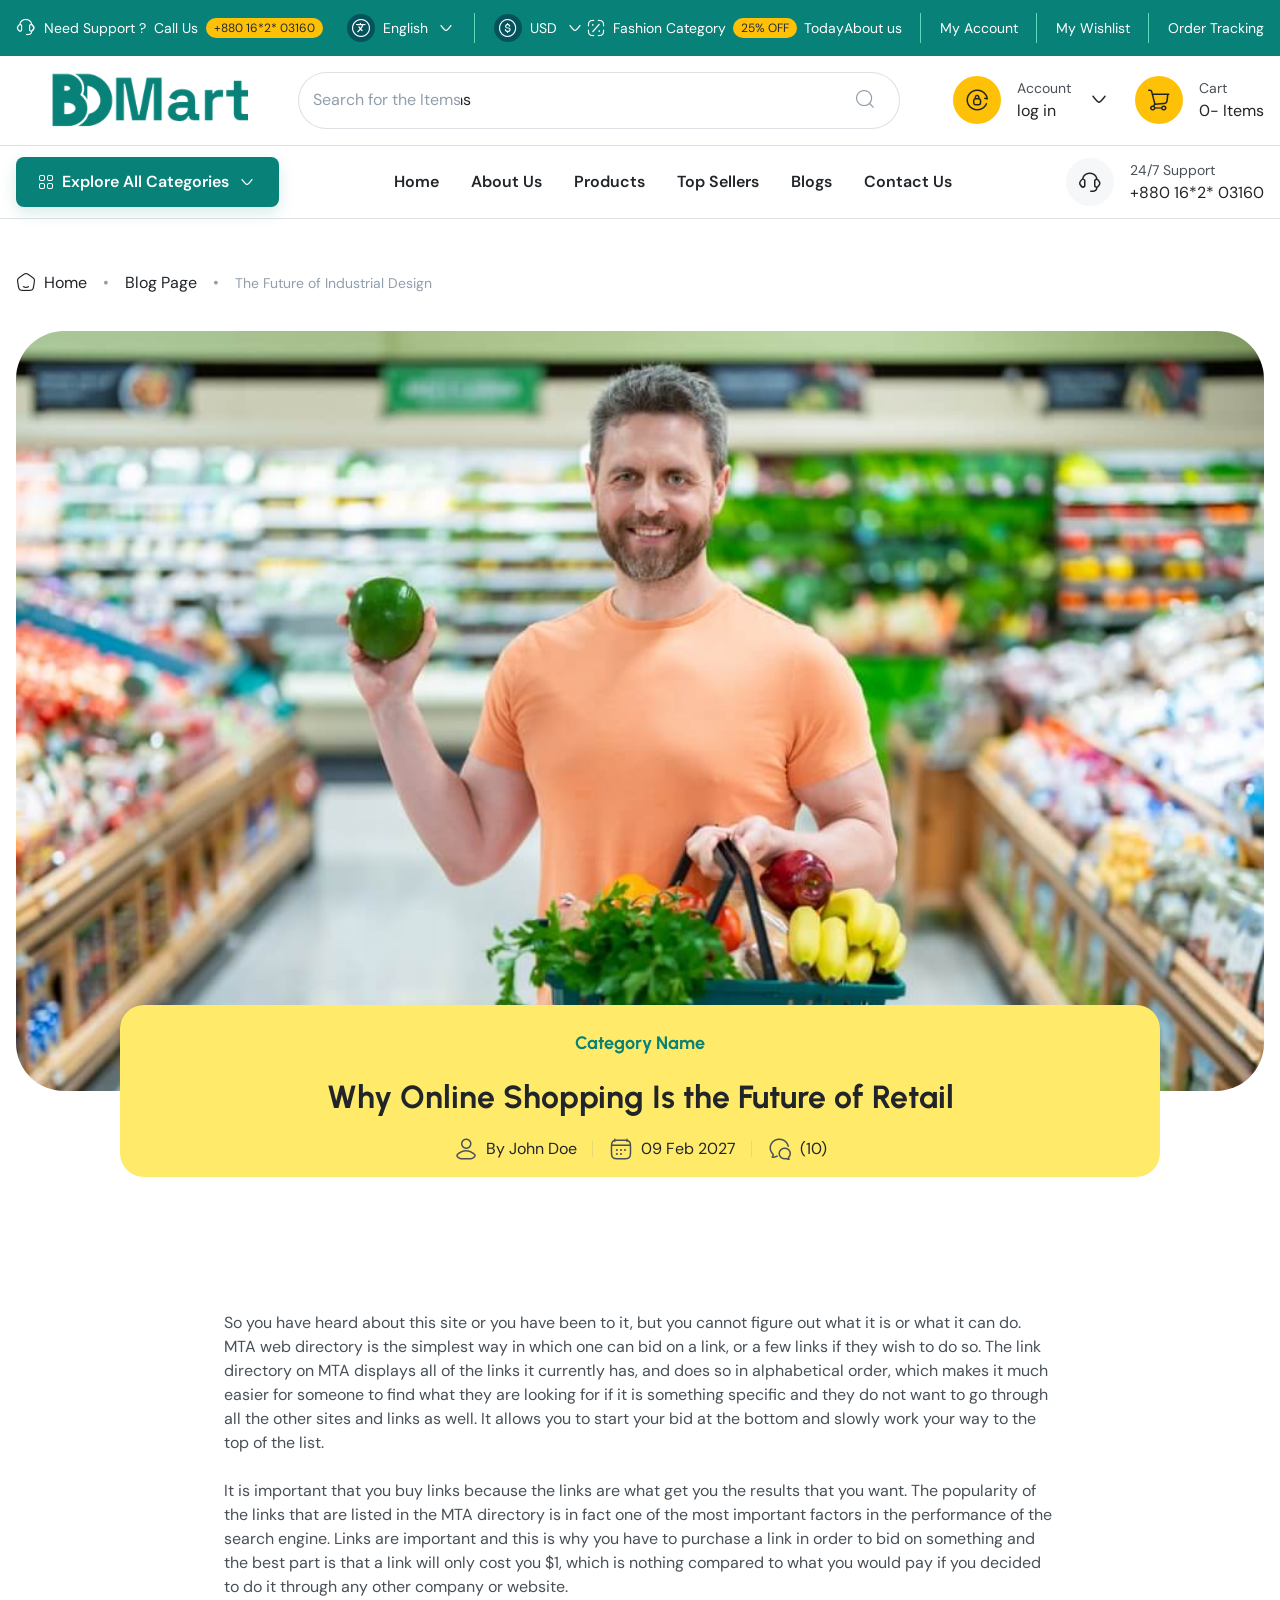
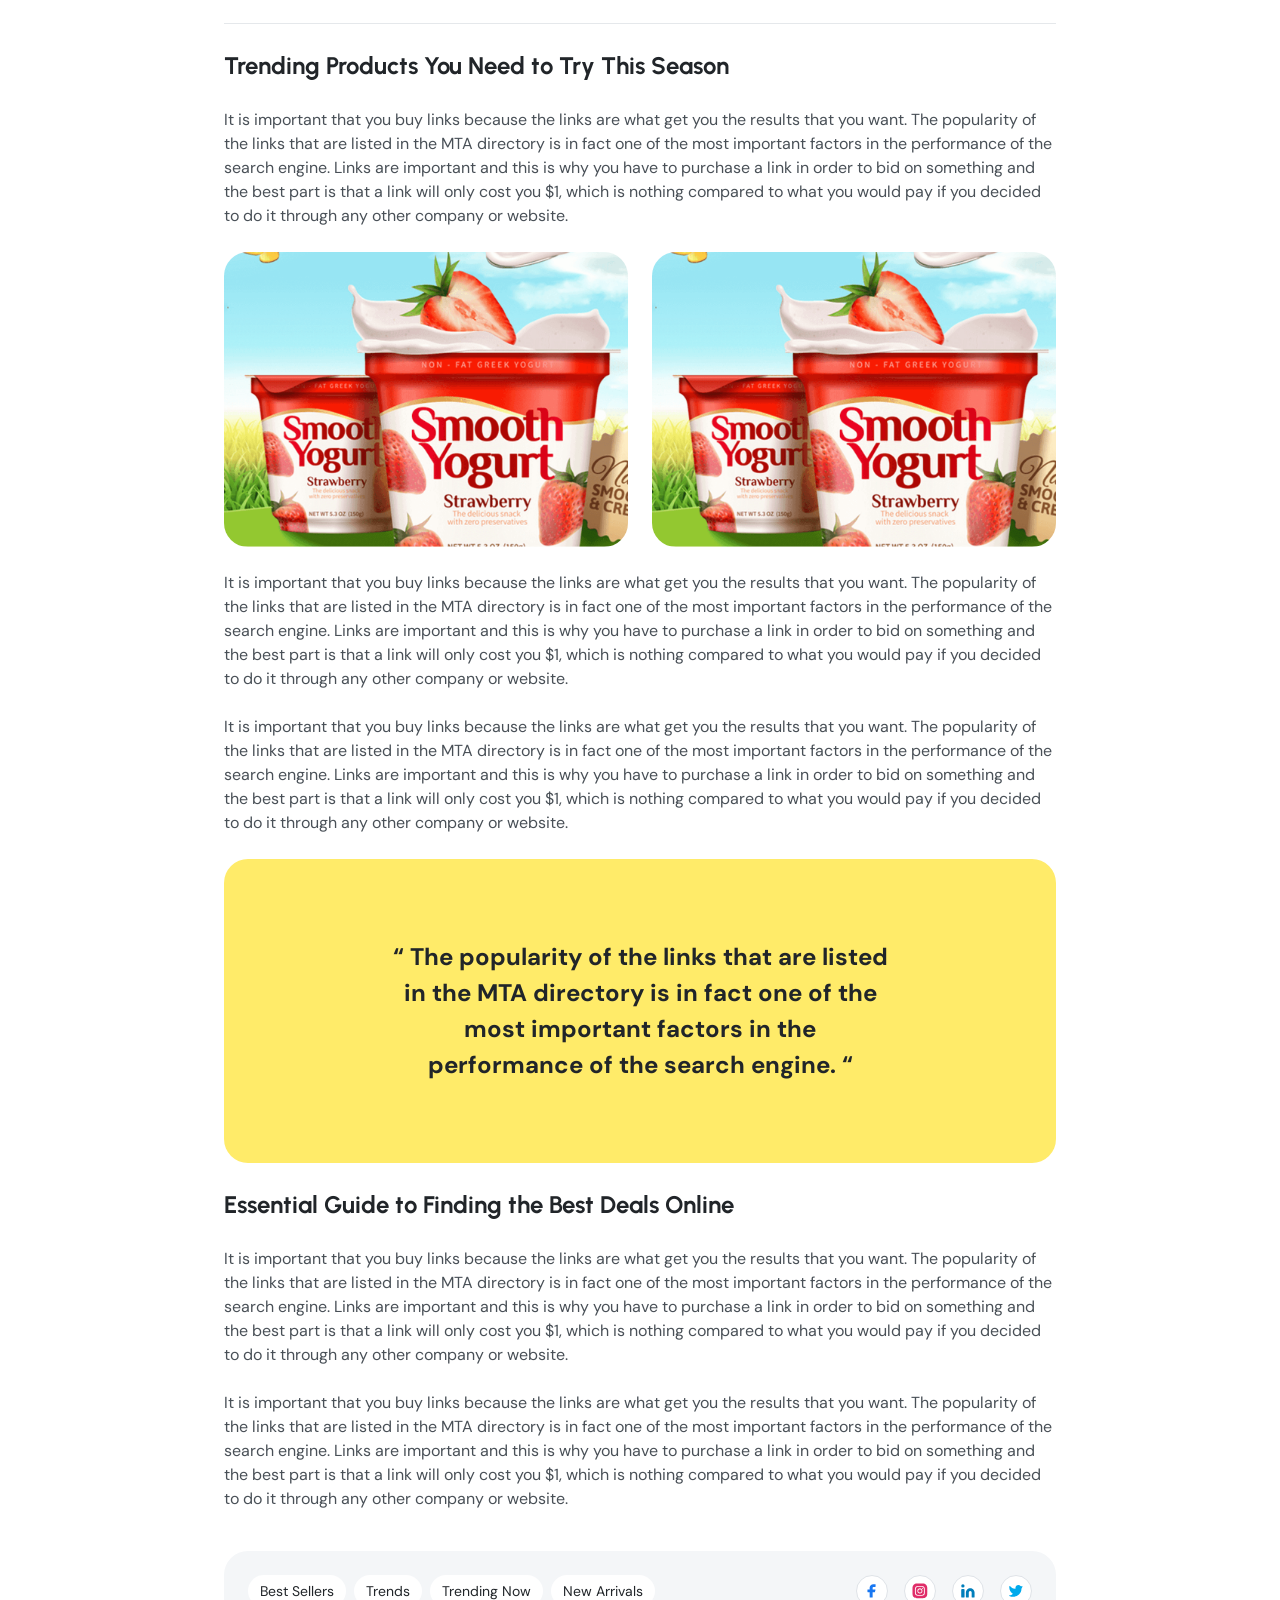
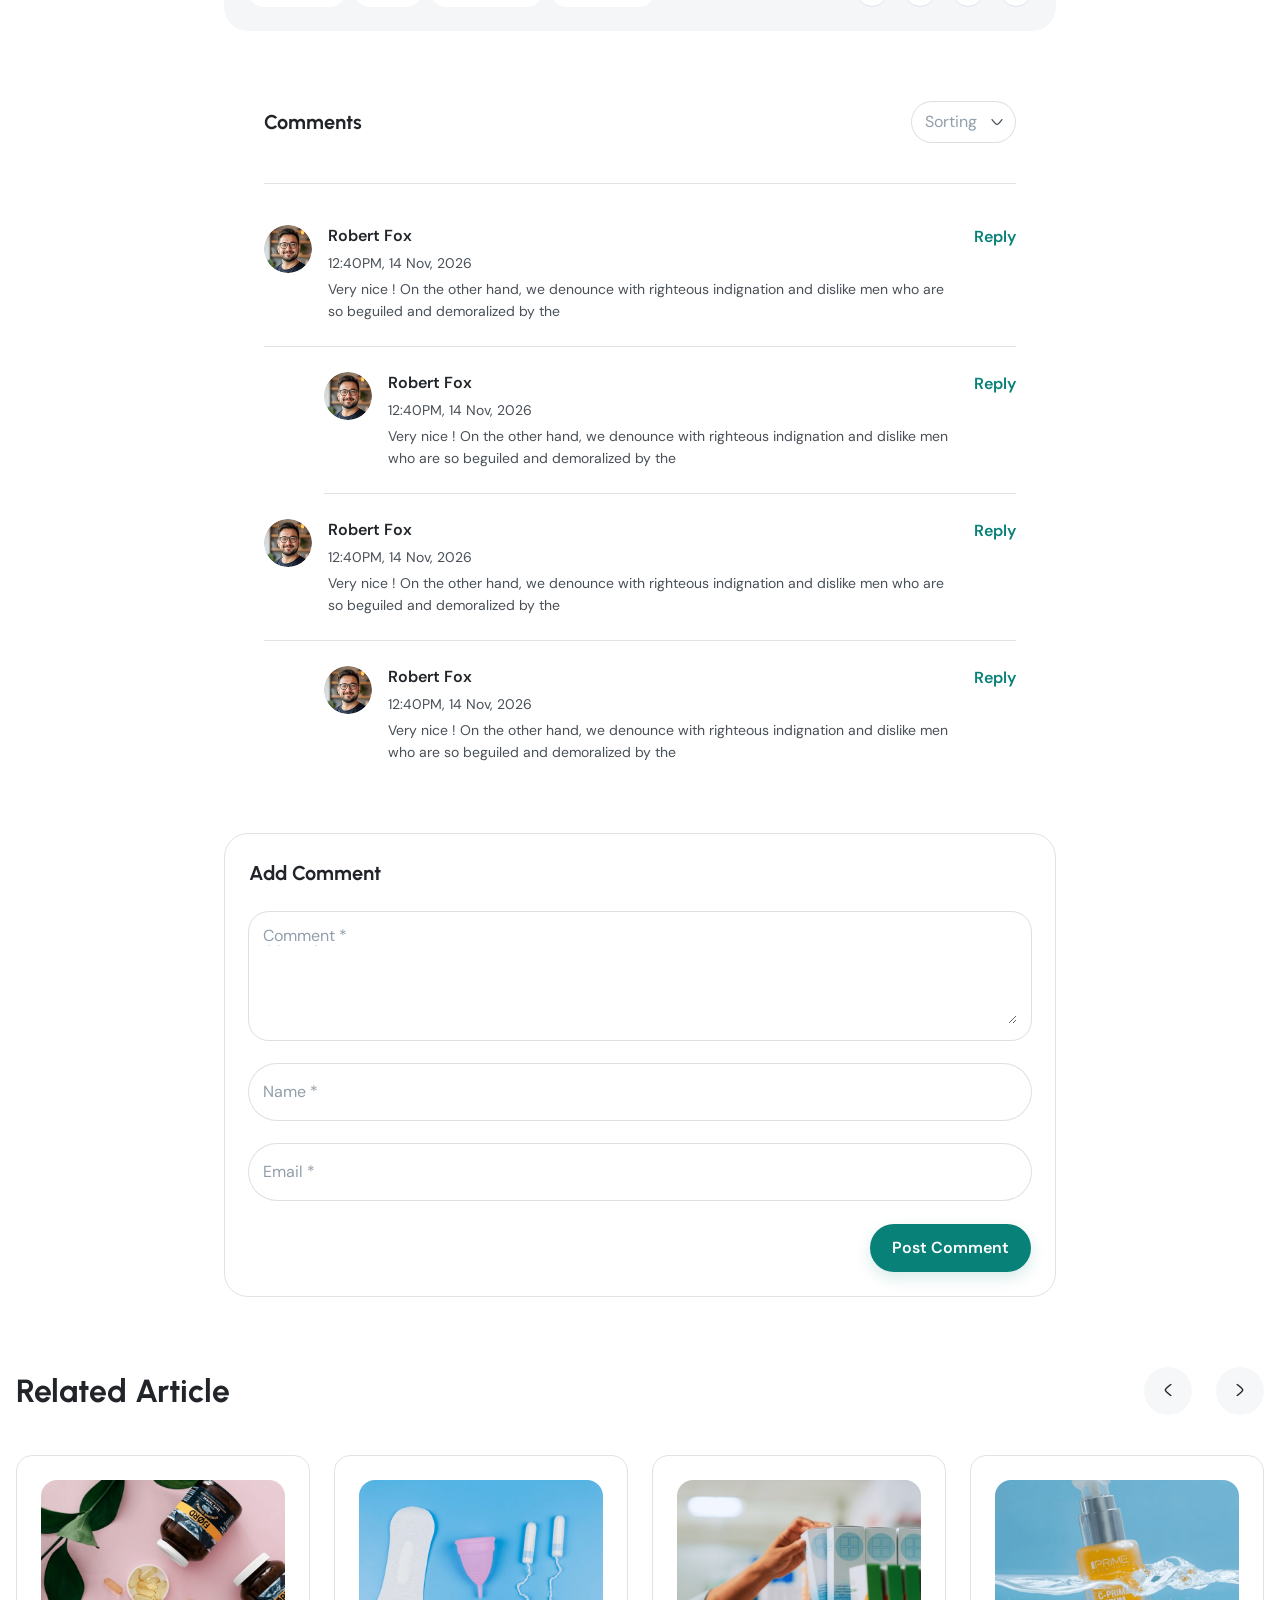
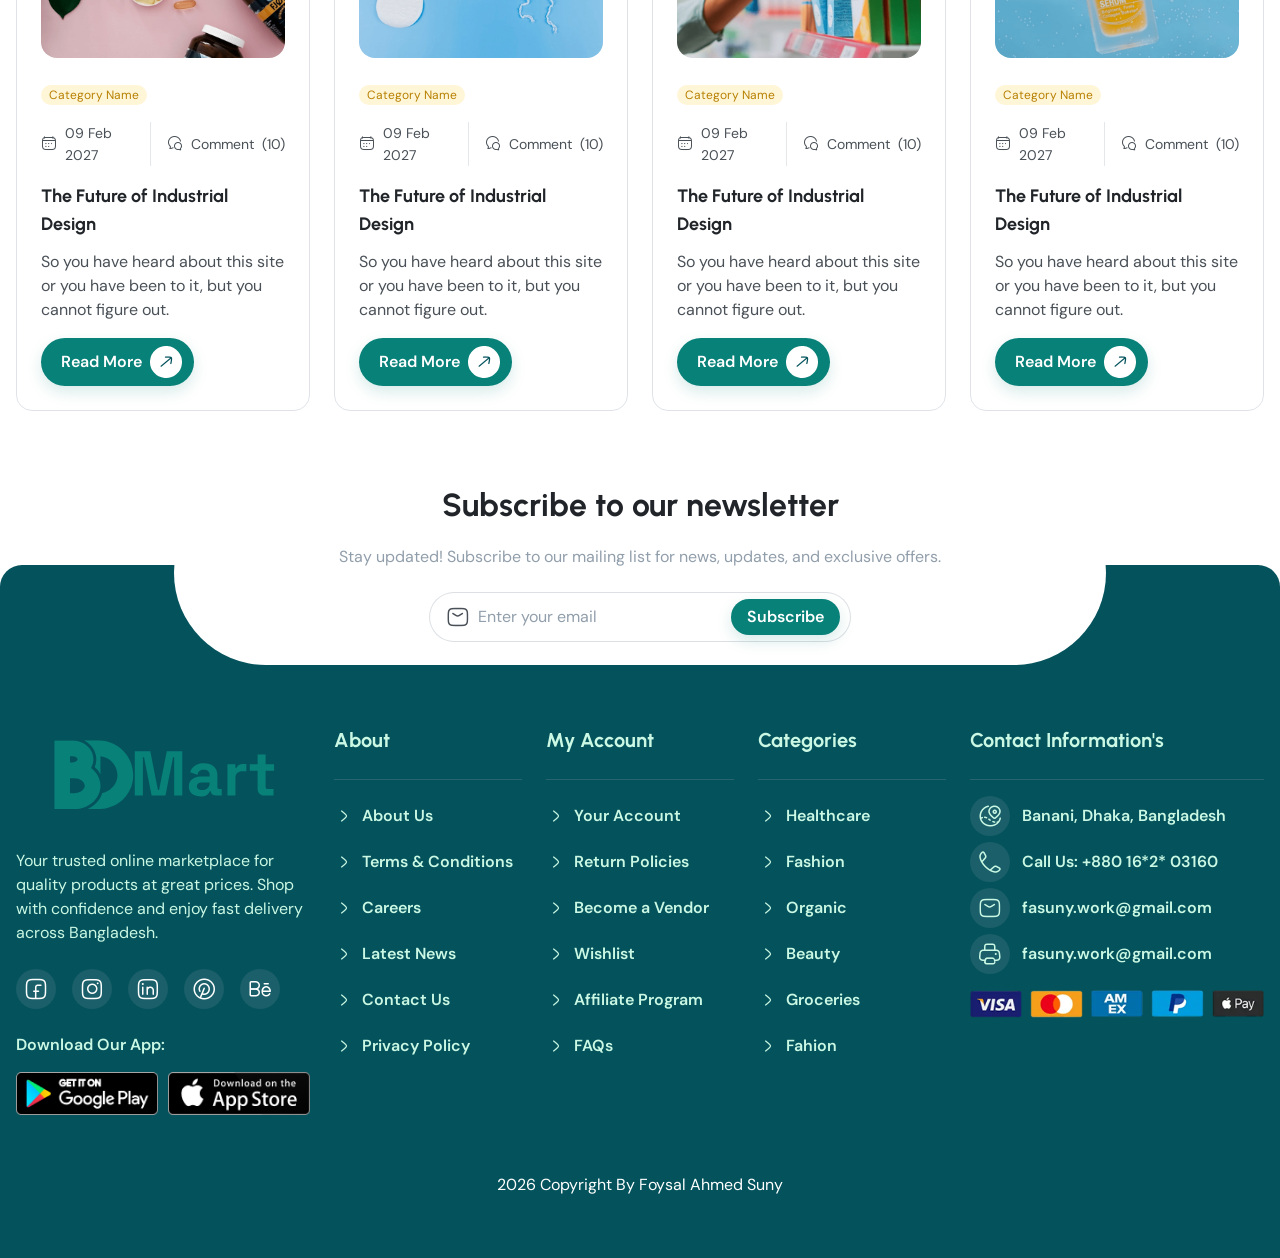
<file: blog-details.html>
<!DOCTYPE html>
<html lang="en">
  
<!-- Mirrored from sellzy-preview.netlify.app/blog-details by HTTrack Website Copier/3.x [XR&CO'2014], Tue, 14 Jul 2026 10:36:41 GMT -->
<!-- Added by HTTrack --><meta http-equiv="content-type" content="text/html;charset=UTF-8" /><!-- /Added by HTTrack -->
<head>
    <!-- ========== Meta Tags ========== -->
    <meta charset="UTF-8" />
    <meta http-equiv="X-UA-Compatible" content="IE=edge" />
    <meta name="viewport" content="width=device-width, initial-scale=1.0" />
    <title>BDMart - Ecommerce Website</title>

    <!-- ========== Favicon ========== -->
    <link
      rel="shortcut icon"
      href="assets/images/favicon.png"
      type="image/x-icon"
    />

    <!-- ========== Google Fonts ========== -->
    <link
      href="https://fonts.googleapis.com/css2?family=DM+Sans:ital,opsz,wght@0,9..40,100..1000;1,9..40,100..1000&amp;display=swap"
      rel="stylesheet"
    />
    <link
      href="https://fonts.googleapis.com/css2?family=Urbanist:ital,wght@0,100..900;1,100..900&amp;display=swap"
      rel="stylesheet"
    />

    <!-- ========== Huge Icons CSS ========== -->
    <link
      rel="stylesheet"
      href="assets/css/vendor/hugeicons/hgi-stroke-rounded.css"
    />

    <!-- ========== Slick CSS ========== -->
    <link rel="stylesheet" href="assets/css/vendor/slick.min.css" />

    <!-- ========== Nice Select CSS ========== -->
    <link rel="stylesheet" href="assets/css/vendor/nice-select.css" />

    <!-- ========== Animate CSS ========== -->
    <link rel="stylesheet" href="assets/css/vendor/animate.min.css" />

    <!-- ========== Custom CSS ========== -->
    <link rel="stylesheet" href="assets/css/style.css" />
  </head>
  <body>
    <!-- ========== Preloader Start ========== -->
    <div id="preloader" class="preloader">
      <div class="pxl-loader-spinner">
        <div class="pxl-loader-bounce1"></div>
        <div class="pxl-loader-bounce2"></div>
        <div class="pxl-loader-bounce3"></div>
      </div>
    </div>
    <!-- Preloader End -->

    <!-- Overlay Start -->
    <div
      data-overlay-for
      class="modal-overlay hidden w-full h-screen fixed top-0 left-0 bg-[#161C247A] z-90"
    ></div>
    <!-- Overlay End -->

    <!-- Scroll To Top Button Start -->
    <button
      class="scroll-to-top hide btn btn-primary size-10 rounded-[50px] z-50 inline-flex items-center justify-center fixed md:right-8 md:bottom-8 right-[15px] bottom-[85px] transition-all duration-400 ease-in-out"
    >
      <i class="hgi hgi-stroke hgi-arrow-up-01 leading-6 text-2xl"></i>
    </button>
    <!-- Scroll To Top Button End -->

    <!-- SIDEBAR START -->
    <div
      class="fixed top-0 left-0 w-[350px] bg-white h-full z-91 px-4 py-6 flex flex-col justify-between gap-y-6 overflow-y-auto shadow-dark-z-24 transition-all duration-250 ease-[cubic-bezier(0.645,0.045,0.355,1)] data-[state=open]:translate-x-0 data-[state=open]:opacity-100 data-[state=open]:visible data-[state=close]:-translate-x-[200px] data-[state=close]:opacity-0 data-[state=close]:invisible"
      id="sidebar"
      data-state="close"
    >
      <div>
        <div class="relative pb-6">
          <img src="assets/images/logo.png" alt="Logo" class="w-[100px]" />
          <button
            class="size-7 inline-flex items-center justify-center absolute top-0 right-0 rounded-full bg-[rgba(145,158,171,0.08)]"
            id="side-bar-menu-close"
          >
            <i
              class="hgi hgi-stroke hgi-multiplication-sign text-xl leading-5"
            ></i>
          </button>
        </div>

        <div class="flex flex-col gap-y-6">
          <nav class="mobile-menu">
            <ul>
              <li>
                <a href="#">Home</a>
                <ul>
                  <li><a href='index.html'>Home 1</a></li>
                  <li><a href='index-2.html'>Home 2</a></li>
                  <li><a href='index-3.html'>Home 3</a></li>
                  <li><a href='index-4.html'>Home 4</a></li>
                  <li><a href='index-5.html'>Home 5</a></li>
                </ul>
              </li>
              <li>
                <a href='about.html'>About Us</a>
              </li>
              <li>
                <a href="#">Shop</a>
                <ul>
                  <li>
                    <a href="#">Product Details</a>
                    <ul>
                      <li>
                        <a href='product-details.html'>Product Details Version 1</a
                        >
                      </li>
                      <li>
                        <a href='product-details-2.html'>Product Details Version 2</a
                        >
                      </li>
                      <li>
                        <a href='product-details-3.html'>Product Details Version 3</a
                        >
                      </li>
                      <li>
                        <a href='product-details-4.html'>Product Details Version 4</a
                        >
                      </li>
                      <li>
                        <a href='product-details-5.html'>Product Details Version 5</a
                        >
                      </li>
                      <li>
                        <a href='product-details-6.html'>Product Details Version 6</a
                        >
                      </li>
                    </ul>
                  </li>
                  <li>
                    <a href='wishlist-style-v1.html'>Shop - Wishlist Version 1</a
                    >
                  </li>
                  <li>
                    <a href='wishlist-style-v2.html'>Shop - Wishlist Version 2</a
                    >
                  </li>
                  <li><a href='cart-single-vendor.html'>Shop - Cart</a></li>
                  <li>
                    <a href='cart-multi-vendor.html'>Shop - Cart Multi Vendor</a
                    >
                  </li>
                  <li><a href='compare.html'>Shop - Compare</a></li>
                </ul>
              </li>
              <li>
                <a href="#">Sellers</a>
                <ul>
                  <li><a href='vendors-grid.html'>Seller Grid</a></li>
                  <li><a href='vendors-list.html'>Seller List</a></li>
                  <li>
                    <a href='vendor-left-sidebar-marketplace.html'>
                      Seller Market Place v1
                    </a>
                  </li>
                  <li>
                    <a href='vendor-left-top-marketplace.html'>
                      Seller Market Place v2
                    </a>
                  </li>
                  <li><a href='vendor-account.html'>Seller Account</a></li>
                  <li>
                    <a href='vendor-dashboard.html'>Seller Dashboard</a>
                  </li>
                </ul>
              </li>
              <li>
                <a href="#">Mega Menu</a>
                <ul>
                  <li>
                    <a href="#">Shop grid</a>
                    <ul>
                      <li>
                        <a href='shop-left-sidebar-3col.html'>3 Columns (Left Filter)</a
                        >
                      </li>
                      <li>
                        <a href='shop-left-sidebar-4col.html'>4 Columns (Left Filter)</a
                        >
                      </li>
                      <li>
                        <a href='shop-left-sidebar-5col.html'>5 Columns (Left Filter)</a
                        >
                      </li>
                    </ul>
                  </li>
                  <li>
                    <a href="#">Grid with banner</a>
                    <ul>
                      <li>
                        <a href='banner-left-sidebar-3col.html'>3 Columns (Left Filter)</a
                        >
                      </li>
                      <li>
                        <a href='banner-left-sidebar-4col.html'>3 Columns (Left Filter)</a
                        >
                      </li>
                      <li>
                        <a href='banner-left-sidebar-5col.html'>3 Columns (Left Filter)</a
                        >
                      </li>
                    </ul>
                  </li>
                  <li>
                    <a href="#">Full width layout</a>
                    <ul>
                      <li>
                        <a href='full-banner-3col.html'>Grid - 3 Columns (Banner)</a
                        >
                      </li>
                      <li>
                        <a href='full-banner-4col.html'>Grid - 4 Columns (Banner)</a
                        >
                      </li>
                      <li>
                        <a href='full-banner-5col.html'>Grid - 5 Columns (Banner)</a
                        >
                      </li>
                      <li>
                        <a href='full-banner-6col.html'>Grid - 6 Columns (Banner)</a
                        >
                      </li>
                    </ul>
                  </li>
                  <li>
                    <a href="#">Horizontal filter</a>
                    <ul>
                      <li>
                        <a href='banner-with-horizontal-filter-3col.html'>Grid - 3 Columns (Banner)</a
                        >
                      </li>
                      <li>
                        <a href='banner-with-horizontal-filter-4col.html'>Grid - 4 Columns (Banner)</a
                        >
                      </li>
                      <li>
                        <a href='banner-with-horizontal-filter-5col.html'>Grid - 5 Columns (Banner)</a
                        >
                      </li>
                      <li>
                        <a href='banner-with-horizontal-filter-6col.html'>Grid - 6 Columns (Banner)</a
                        >
                      </li>
                    </ul>
                  </li>
                  <li>
                    <a href="#">Top Banner</a>
                    <ul>
                      <li><a href="#">Grid - 3 Columns (Left Filter)</a></li>
                      <li><a href="#">Grid - 4 Columns (Left Filter)</a></li>
                      <li><a href="#">Grid - 5 Columns (Left Filter)</a></li>
                      <li>
                        <a href='banner-list-with-sidebar.html'>List - 1 Column (Left Filter)</a
                        >
                      </li>
                      <li>
                        <a href='banner-list-without-sidebar-2col.html'>List - 2 Columns (Left Filter)</a
                        >
                      </li>
                    </ul>
                  </li>
                  <li>
                    <a href="#">Banner with filter</a>
                    <ul>
                      <li>
                        <a href='banner-category-filter-3col.html'>Grid - 3 Columns (Banner)</a
                        >
                      </li>
                      <li>
                        <a href='banner-category-filter-4col.html'>Grid - 4 Columns (Banner)</a
                        >
                      </li>
                      <li>
                        <a href='banner-category-filter-5col.html'>Grid - 5 Columns (Banner)</a
                        >
                      </li>
                      <li>
                        <a href='banner-category-filter-6col.html'>Grid - 6 Columns (Banner)</a
                        >
                      </li>
                    </ul>
                  </li>
                </ul>
              </li>
              <li>
                <a href="#">Pages</a>
                <ul>
                  <li><a href='404.html'>404 Page</a></li>
                  <li><a href='coming-soon.html'>Coming Soon</a></li>
                  <li><a href='faq.html'>FAQ</a></li>
                  <li><a href='my-account.html'>My Account</a></li>
                </ul>
              </li>
              <li>
                <a class="active" href="#">Blog</a>
                <ul>
                  <li><a href='blog-grid.html'>Blog Grid</a></li>
                  <li><a href='blog-list.html'>Blog List</a></li>
                  <li>
                    <a class='active' href='blog-details.html'>Blog Details</a
                    >
                  </li>
                </ul>
              </li>
              <li><a href='contact.html'>Contact</a></li>
            </ul>
          </nav>
          <div class="border border-gray-500/24 p-5 rounded-2xl">
            <div class="flex flex-col gap-y-3">
              <a href="#" class="flex items-center gap-x-2 login-page-btn">
                <span
                  class="inline-flex items-center justify-center bg-warning size-8 rounded-full"
                  ><i
                    class="hgi hgi-stroke hgi-lock-sync-01 text-base text-light-primary-text"
                  ></i>
                </span>
                log in / Sign Up
              </a>
              <a href="#" class="flex items-center gap-x-2">
                <span
                  class="inline-flex items-center justify-center bg-warning size-8 rounded-full"
                >
                  <i
                    class="hgi hgi-stroke hgi-call text-base text-light-primary-text"
                  ></i>
                </span>
                888-777-999
              </a>
            </div>
          </div>
          <div>
            <h4 class="mb-3">Follow us</h4>
            <ul class="flex items-center gap-x-4">
              <li>
                <a
                  href="#"
                  class="inline-flex items-center justify-center gap-x-2"
                  ><span
                    class="size-8 bg-primary-dark inline-flex items-center justify-center rounded-full"
                    ><i
                      class="hgi hgi-stroke hgi-facebook-01 text-base text-white"
                    ></i></span
                ></a>
              </li>
              <li>
                <a
                  href="#"
                  class="inline-flex items-center justify-center gap-x-2"
                >
                  <span
                    class="size-8 bg-primary-dark inline-flex items-center justify-center rounded-full"
                  >
                    <i
                      class="hgi hgi-stroke hgi-linkedin-01 text-base text-white"
                    ></i> </span
                ></a>
              </li>
              <li>
                <a
                  href="#"
                  class="inline-flex items-center justify-center gap-x-2"
                  ><span
                    class="size-8 bg-primary-dark inline-flex items-center justify-center rounded-full"
                  >
                    <i
                      class="hgi hgi-stroke hgi-instagram text-base text-white"
                    ></i> </span
                ></a>
              </li>
              <li>
                <a
                  href="#"
                  class="inline-flex items-center justify-center gap-x-2 hover:translate-y-3"
                  ><span
                    class="size-8 bg-primary-dark inline-flex items-center justify-center rounded-full"
                  >
                    <i
                      class="hgi hgi-stroke hgi-twitter text-base text-white"
                    ></i> </span
                ></a>
              </li>
            </ul>
          </div>
        </div>
      </div>
    </div>
    <!-- SIDEBAR END -->

    <!-- Cart Sidebar Start -->
    <div
      data-state="close"
      class="cart-sidebar flex fixed xl:top-[30px] xl:right-[22px] right-0 top-0 xl:h-[calc(100vh-52px)] h-full z-99 max-w-[1101px] w-full bg-white xl:rounded-2xl rounded-none transition-all duration-250 ease-[cubic-bezier(0.645,0.045,0.355,1)] data-[state=open]:translate-x-0 data-[state=open]:opacity-100 data-[state=open]:visible data-[state=close]:translate-x-[200px] data-[state=close]:opacity-0 data-[state=close]:invisible"
    >
      <div
        class="similar-products max-w-[500px] w-full h-full border-r border-gray-300 xl:block hidden"
      >
        <div
          class="similar-products-header pt-6 px-6 pb-4 border-b border-gray-300 flex flex-col gap-y-1"
        >
          <h5>Similar Products</h5>
          <p>You May Also Like</p>
        </div>
        <div
          class="similar-products-content p-6 flex flex-col gap-y-4 overflow-y-auto h-[calc(100%-100px)]"
        >
          <div
            class="similar-product-item flex items-center gap-x-4 p-4 border border-gray-300 rounded-2xl"
          >
            <a class='similar-product-item-image w-[102px] h-[102px] rounded-xl bg-[#F4F3F5] overflow-hidden relative' href='product-details.html'>
              <img
                src="assets/images/vitamin-c.png"
                alt="Product Image"
                class="w-full h-full object-cover rounded-xl"
              />
              <span
                class="product-discount-badge absolute top-[11px] left-0 bg-error text-warning-lighter font-medium text-sm leading-[22px] px-1 after:absolute after:top-0 after:left-full after:z-10 after:w-1 after:h-full after:bg-[url('images/discount-shape.html')] after:bg-contain"
                >Sale</span
              >
            </a>
            <div
              class="similar-product-item-content flex flex-col gap-y-2 flex-1"
            >
              <h6 class="text-base font-semibold">
                <a href='product-details.html'>Fresh Bask Basket Fruits</a>
              </h6>
              <p class="text-sm leading-[22px]">Shop Name</p>
              <div class="flex items-center justify-between">
                <div class="price-section flex items-center gap-x-3">
                  <span
                    class="current-price text-base font-semibold text-light-primary-text"
                    >$27.49</span
                  >
                  <span
                    class="old-price text-base text-light-disabled-text line-through"
                    >$39.99</span
                  >
                </div>
                <a class='btn btn-primary btn-medium rounded-full font-semibold text-sm leading-6 px-4 py-2' href='cart-single-vendor.html'>
                  <span>
                    <i
                      class="hgi hgi-stroke hgi-shopping-cart-02 text-xl text-white"
                    ></i>
                  </span>
                  <span>Add</span>
                </a>
              </div>
            </div>
          </div>
          <div
            class="similar-product-item flex items-center gap-x-4 p-4 border border-gray-300 rounded-2xl"
          >
            <a class='similar-product-item-image w-[102px] h-[102px] rounded-xl bg-[#F4F3F5] overflow-hidden relative' href='product-details.html'>
              <img
                src="assets/images/apple-juice.png"
                alt="Product Image"
                class="w-full h-full object-cover rounded-xl"
              />
              <span
                class="product-discount-badge absolute top-[11px] left-0 bg-error text-warning-lighter font-medium text-sm leading-[22px] px-1 after:absolute after:top-0 after:left-full after:z-10 after:w-1 after:h-full after:bg-[url('images/discount-shape.html')] after:bg-contain"
                >Sale</span
              >
            </a>
            <div
              class="similar-product-item-content flex flex-col gap-y-2 flex-1"
            >
              <h6 class="text-base font-semibold">
                <a href='product-details.html'>Fresh Bask Basket Fruits</a>
              </h6>
              <p class="text-sm leading-[22px]">Shop Name</p>
              <div class="flex items-center justify-between">
                <div class="price-section flex items-center gap-x-3">
                  <span
                    class="current-price text-base font-semibold text-light-primary-text"
                    >$27.49</span
                  >
                  <span
                    class="old-price text-base text-light-disabled-text line-through"
                    >$39.99</span
                  >
                </div>
                <a class='btn btn-primary btn-medium rounded-full font-semibold text-sm leading-6 px-4 py-2' href='cart-single-vendor.html'>
                  <span>
                    <i
                      class="hgi hgi-stroke hgi-shopping-cart-02 text-xl text-white"
                    ></i>
                  </span>
                  <span>Add</span>
                </a>
              </div>
            </div>
          </div>
          <div
            class="similar-product-item flex items-center gap-x-4 p-4 border border-gray-300 rounded-2xl"
          >
            <a class='similar-product-item-image w-[102px] h-[102px] rounded-xl bg-[#F4F3F5] overflow-hidden relative' href='product-details.html'>
              <img
                src="assets/images/ground-nuts-oil.png"
                alt="Product Image"
                class="w-full h-full object-cover rounded-xl"
              />
              <span
                class="product-discount-badge absolute top-[11px] left-0 bg-error text-warning-lighter font-medium text-sm leading-[22px] px-1 after:absolute after:top-0 after:left-full after:z-10 after:w-1 after:h-full after:bg-[url('images/discount-shape.html')] after:bg-contain"
                >Sale</span
              >
            </a>
            <div
              class="similar-product-item-content flex flex-col gap-y-2 flex-1"
            >
              <h6 class="text-base font-semibold">
                <a href='product-details.html'>Fresh Bask Basket Fruits</a>
              </h6>
              <p class="text-sm leading-[22px]">Shop Name</p>
              <div class="flex items-center justify-between">
                <div class="price-section flex items-center gap-x-3">
                  <span
                    class="current-price text-base font-semibold text-light-primary-text"
                    >$27.49</span
                  >
                  <span
                    class="old-price text-base text-light-disabled-text line-through"
                    >$39.99</span
                  >
                </div>
                <a class='btn btn-primary btn-medium rounded-full font-semibold text-sm leading-6 px-4 py-2' href='cart-single-vendor.html'>
                  <span>
                    <i
                      class="hgi hgi-stroke hgi-shopping-cart-02 text-xl text-white"
                    ></i>
                  </span>
                  <span>Add</span>
                </a>
              </div>
            </div>
          </div>
          <div
            class="similar-product-item flex items-center gap-x-4 p-4 border border-gray-300 rounded-2xl"
          >
            <a class='similar-product-item-image w-[102px] h-[102px] rounded-xl bg-[#F4F3F5] overflow-hidden relative' href='product-details.html'>
              <img
                src="assets/images/vitamin-c-2.png"
                alt="Product Image"
                class="w-full h-full object-cover rounded-xl"
              />
              <span
                class="product-discount-badge absolute top-[11px] left-0 bg-error text-warning-lighter font-medium text-sm leading-[22px] px-1 after:absolute after:top-0 after:left-full after:z-10 after:w-1 after:h-full after:bg-[url('images/discount-shape.html')] after:bg-contain"
                >Sale</span
              >
            </a>
            <div
              class="similar-product-item-content flex flex-col gap-y-2 flex-1"
            >
              <h6 class="text-base font-semibold">
                <a href='product-details.html'>Fresh Bask Basket Fruits</a>
              </h6>
              <p class="text-sm leading-[22px]">Shop Name</p>
              <div class="flex items-center justify-between">
                <div class="price-section flex items-center gap-x-3">
                  <span
                    class="current-price text-base font-semibold text-light-primary-text"
                    >$27.49</span
                  >
                  <span
                    class="old-price text-base text-light-disabled-text line-through"
                    >$39.99</span
                  >
                </div>
                <a class='btn btn-primary btn-medium rounded-full font-semibold text-sm leading-6 px-4 py-2' href='cart-single-vendor.html'>
                  <span>
                    <i
                      class="hgi hgi-stroke hgi-shopping-cart-02 text-xl text-white"
                    ></i>
                  </span>
                  <span>Add</span>
                </a>
              </div>
            </div>
          </div>
          <div
            class="similar-product-item flex items-center gap-x-4 p-4 border border-gray-300 rounded-2xl"
          >
            <a class='similar-product-item-image w-[102px] h-[102px] rounded-xl bg-[#F4F3F5] overflow-hidden relative' href='product-details.html'>
              <img
                src="assets/images/temperature-gun-2.png"
                alt="Product Image"
                class="w-full h-full object-cover rounded-xl"
              />
              <span
                class="product-discount-badge absolute top-[11px] left-0 bg-error text-warning-lighter font-medium text-sm leading-[22px] px-1 after:absolute after:top-0 after:left-full after:z-10 after:w-1 after:h-full after:bg-[url('images/discount-shape.html')] after:bg-contain"
                >Sale</span
              >
            </a>
            <div
              class="similar-product-item-content flex flex-col gap-y-2 flex-1"
            >
              <h6 class="text-base font-semibold">
                <a href='product-details.html'>Fresh Bask Basket Fruits</a>
              </h6>
              <p class="text-sm leading-[22px]">Shop Name</p>
              <div class="flex items-center justify-between">
                <div class="price-section flex items-center gap-x-3">
                  <span
                    class="current-price text-base font-semibold text-light-primary-text"
                    >$27.49</span
                  >
                  <span
                    class="old-price text-base text-light-disabled-text line-through"
                    >$39.99</span
                  >
                </div>
                <a class='btn btn-primary btn-medium rounded-full font-semibold text-sm leading-6 px-4 py-2' href='cart-single-vendor.html'>
                  <span>
                    <i
                      class="hgi hgi-stroke hgi-shopping-cart-02 text-xl text-white"
                    ></i>
                  </span>
                  <span>Add</span>
                </a>
              </div>
            </div>
          </div>
          <div
            class="similar-product-item flex items-center gap-x-4 p-4 border border-gray-300 rounded-2xl"
          >
            <a class='similar-product-item-image w-[102px] h-[102px] rounded-xl bg-[#F4F3F5] overflow-hidden relative' href='product-details.html'>
              <img
                src="assets/images/aooca.png"
                alt="Product Image"
                class="w-full h-full object-cover rounded-xl"
              />
              <span
                class="product-discount-badge absolute top-[11px] left-0 bg-error text-warning-lighter font-medium text-sm leading-[22px] px-1 after:absolute after:top-0 after:left-full after:z-10 after:w-1 after:h-full after:bg-[url('images/discount-shape.html')] after:bg-contain"
                >Sale</span
              >
            </a>
            <div
              class="similar-product-item-content flex flex-col gap-y-2 flex-1"
            >
              <h6 class="text-base font-semibold">
                <a href='product-details.html'>Fresh Bask Basket Fruits</a>
              </h6>
              <p class="text-sm leading-[22px]">Shop Name</p>
              <div class="flex items-center justify-between">
                <div class="price-section flex items-center gap-x-3">
                  <span
                    class="current-price text-base font-semibold text-light-primary-text"
                    >$27.49</span
                  >
                  <span
                    class="old-price text-base text-light-disabled-text line-through"
                    >$39.99</span
                  >
                </div>
                <a class='btn btn-primary btn-medium rounded-full font-semibold text-sm leading-6 px-4 py-2' href='cart-single-vendor.html'>
                  <span>
                    <i
                      class="hgi hgi-stroke hgi-shopping-cart-02 text-xl text-white"
                    ></i>
                  </span>
                  <span>Add</span>
                </a>
              </div>
            </div>
          </div>
        </div>
      </div>
      <div
        class="cart-products xl:max-w-[600px] w-full h-full flex flex-col justify-between"
      >
        <div
          class="cart-products-header pt-6 px-6 pb-4 border-b border-gray-300 flex flex-col gap-y-1 relative"
        >
          <h5>Cart Products</h5>
          <p>1 Item in Cart</p>

          <button
            data-close-sidebar=".cart-sidebar"
            class="close-sidebar-btn absolute top-6 right-6 cursor-pointer inline-flex items-center justify-center size-9 rounded-full bg-[rgba(145,158,171,0.08)]"
          >
            <i
              class="hgi hgi-stroke hgi-multiplication-sign text-xl leading-5 text-light-primary-text"
            ></i>
          </button>
        </div>
        <div
          class="cart-products-content p-6 flex flex-col gap-y-4 overflow-y-auto h-[calc(100%-250px)]"
        >
          <div
            class="cart-product-item flex flex-col sm:flex-row items-center sm:gap-x-4 gap-y-2 sm:gap-y-0 p-4 border border-gray-300 rounded-2xl"
          >
            <a class='cart-product-item-image sm:w-[102px] sm:h-[102px] rounded-xl bg-[#F4F3F5] overflow-hidden relative' href='product-details.html'>
              <img
                src="assets/images/home-3/watermelon.png"
                alt="Product Image"
                class="w-full h-full object-cover rounded-xl"
              />
            </a>
            <div
              class="cart-product-item-content flex flex-col gap-y-2 flex-1 w-full"
            >
              <div class="flex items-center justify-between gap-x-2">
                <h6 class="text-base font-semibold">
                  <a href='product-details.html'>Fresh Bask Basket Fruits</a>
                </h6>
                <div class="cart-edit-remove flex items-center gap-x-3">
                  <button>
                    <i
                      class="hgi hgi-stroke hgi-edit-02 text-xl text-light-primary-text"
                    ></i>
                  </button>
                  <button>
                    <i
                      class="hgi hgi-stroke hgi-delete-01 text-xl text-light-primary-text"
                    ></i>
                  </button>
                </div>
              </div>
              <p class="text-sm leading-[22px]">Color: Black, Size: 250 ML</p>
              <div class="flex items-center justify-between">
                <div class="price-section flex items-center gap-x-3">
                  <span
                    class="current-price text-base font-semibold text-light-primary-text"
                    >$27.49</span
                  >
                  <span
                    class="old-price text-base text-light-disabled-text line-through"
                    >$39.99</span
                  >
                </div>
                <div
                  class="border border-gray-300 inline-flex items-center justify-center rounded-[80px] max-w-[108px] py-2.5 px-4"
                >
                  <button
                    class="inline-flex items-center justify-center hover:text-primary"
                  >
                    <i
                      class="hgi hgi-stroke hgi-remove-circle text-2xl leading-6"
                    ></i>
                  </button>
                  <input
                    type="text"
                    readonly
                    value="1"
                    class="border-0 w-full grow text-center focus:outline-none font-semibold"
                  />

                  <button
                    class="inline-flex items-center justify-center hover:text-primary"
                  >
                    <i
                      class="hgi hgi-stroke hgi-add-circle text-2xl leading-6"
                    ></i>
                  </button>
                </div>
              </div>
            </div>
          </div>
          <div
            class="cart-product-item flex flex-col sm:flex-row items-center sm:gap-x-4 gap-y-2 sm:gap-y-0 p-4 border border-gray-300 rounded-2xl"
          >
            <a class='cart-product-item-image sm:w-[102px] sm:h-[102px] rounded-xl bg-[#F4F3F5] overflow-hidden relative' href='product-details.html'>
              <img
                src="assets/images/home-3/avocado.png"
                alt="Product Image"
                class="w-full h-full object-cover rounded-xl"
              />
            </a>
            <div
              class="cart-product-item-content flex flex-col gap-y-2 flex-1 w-full"
            >
              <div class="flex items-center justify-between gap-x-2">
                <h6 class="text-base font-semibold">
                  <a href='product-details.html'>Fresh Bask Basket Fruits</a>
                </h6>
                <div class="cart-edit-remove flex items-center gap-x-3">
                  <button>
                    <i
                      class="hgi hgi-stroke hgi-edit-02 text-xl text-light-primary-text"
                    ></i>
                  </button>
                  <button>
                    <i
                      class="hgi hgi-stroke hgi-delete-01 text-xl text-light-primary-text"
                    ></i>
                  </button>
                </div>
              </div>
              <p class="text-sm leading-[22px]">Color: Black, Size: 250 ML</p>
              <div class="flex items-center justify-between">
                <div class="price-section flex items-center gap-x-3">
                  <span
                    class="current-price text-base font-semibold text-light-primary-text"
                    >$27.49</span
                  >
                  <span
                    class="old-price text-base text-light-disabled-text line-through"
                    >$39.99</span
                  >
                </div>
                <div
                  class="border border-gray-300 inline-flex items-center justify-center rounded-[80px] max-w-[108px] py-2.5 px-4"
                >
                  <button
                    class="inline-flex items-center justify-center hover:text-primary"
                  >
                    <i
                      class="hgi hgi-stroke hgi-remove-circle text-2xl leading-6"
                    ></i>
                  </button>
                  <input
                    type="text"
                    readonly
                    value="1"
                    class="border-0 w-full grow text-center focus:outline-none font-semibold"
                  />

                  <button
                    class="inline-flex items-center justify-center hover:text-primary"
                  >
                    <i
                      class="hgi hgi-stroke hgi-add-circle text-2xl leading-6"
                    ></i>
                  </button>
                </div>
              </div>
            </div>
          </div>
          <div
            class="cart-product-item flex flex-col sm:flex-row items-center sm:gap-x-4 gap-y-2 sm:gap-y-0 p-4 border border-gray-300 rounded-2xl"
          >
            <a class='cart-product-item-image sm:w-[102px] sm:h-[102px] rounded-xl bg-[#F4F3F5] overflow-hidden relative' href='product-details.html'>
              <img
                src="assets/images/home-3/pouch-mockup.png"
                alt="Product Image"
                class="w-full h-full object-cover rounded-xl"
              />
              <span
                class="product-discount-badge absolute top-1/2 -translate-y-1/2 left-0 bg-error text-warning-lighter font-medium text-sm leading-[22px] px-1 after:absolute after:top-0 after:left-full after:z-10 after:w-1 after:h-full after:bg-[url('images/discount-shape.html')] after:bg-contain"
                >Out of Stock</span
              >
            </a>
            <div
              class="cart-product-item-content flex flex-col gap-y-2 flex-1 w-full"
            >
              <div class="flex items-center justify-between gap-x-2">
                <h6 class="text-base font-semibold">
                  <a href='product-details.html'>Fresh Bask Basket Fruits</a>
                </h6>
                <div class="cart-edit-remove flex items-center gap-x-3">
                  <button>
                    <i
                      class="hgi hgi-stroke hgi-edit-02 text-xl text-light-primary-text"
                    ></i>
                  </button>
                  <button>
                    <i
                      class="hgi hgi-stroke hgi-delete-01 text-xl text-light-primary-text"
                    ></i>
                  </button>
                </div>
              </div>
              <p class="text-sm leading-[22px]">Color: Black, Size: 250 ML</p>
              <div class="flex items-center justify-between">
                <div class="price-section flex items-center gap-x-3">
                  <span
                    class="current-price text-base font-semibold text-light-primary-text"
                    >$27.49</span
                  >
                  <span
                    class="old-price text-base text-light-disabled-text line-through"
                    >$39.99</span
                  >
                </div>
                <div
                  class="border border-gray-300 inline-flex items-center justify-center rounded-[80px] max-w-[108px] py-2.5 px-4"
                >
                  <button
                    class="inline-flex items-center justify-center hover:text-primary"
                  >
                    <i
                      class="hgi hgi-stroke hgi-remove-circle text-2xl leading-6"
                    ></i>
                  </button>
                  <input
                    type="text"
                    readonly
                    value="1"
                    class="border-0 w-full grow text-center focus:outline-none font-semibold"
                  />

                  <button
                    class="inline-flex items-center justify-center hover:text-primary"
                  >
                    <i
                      class="hgi hgi-stroke hgi-add-circle text-2xl leading-6"
                    ></i>
                  </button>
                </div>
              </div>
            </div>
          </div>
          <div
            class="cart-product-item flex flex-col sm:flex-row items-center sm:gap-x-4 gap-y-2 sm:gap-y-0 p-4 border border-gray-300 rounded-2xl"
          >
            <a class='cart-product-item-image sm:w-[102px] sm:h-[102px] rounded-xl bg-[#F4F3F5] overflow-hidden relative' href='product-details.html'>
              <img
                src="assets/images/home-3/strawberry-snacks.png"
                alt="Product Image"
                class="w-full h-full object-cover rounded-xl"
              />
            </a>
            <div
              class="cart-product-item-content flex flex-col gap-y-2 flex-1 w-full"
            >
              <div class="flex items-center justify-between gap-x-2">
                <h6 class="text-base font-semibold">
                  <a href='product-details.html'>Fresh Bask Basket Fruits</a>
                </h6>
                <div class="cart-edit-remove flex items-center gap-x-3">
                  <button>
                    <i
                      class="hgi hgi-stroke hgi-edit-02 text-xl text-light-primary-text"
                    ></i>
                  </button>
                  <button>
                    <i
                      class="hgi hgi-stroke hgi-delete-01 text-xl text-light-primary-text"
                    ></i>
                  </button>
                </div>
              </div>
              <p class="text-sm leading-[22px]">Color: Black, Size: 250 ML</p>
              <div class="flex items-center justify-between">
                <div class="price-section flex items-center gap-x-3">
                  <span
                    class="current-price text-base font-semibold text-light-primary-text"
                    >$27.49</span
                  >
                  <span
                    class="old-price text-base text-light-disabled-text line-through"
                    >$39.99</span
                  >
                </div>
                <div
                  class="border border-gray-300 inline-flex items-center justify-center rounded-[80px] max-w-[108px] py-2.5 px-4"
                >
                  <button
                    class="inline-flex items-center justify-center hover:text-primary"
                  >
                    <i
                      class="hgi hgi-stroke hgi-remove-circle text-2xl leading-6"
                    ></i>
                  </button>
                  <input
                    type="text"
                    readonly
                    value="1"
                    class="border-0 w-full grow text-center focus:outline-none font-semibold"
                  />

                  <button
                    class="inline-flex items-center justify-center hover:text-primary"
                  >
                    <i
                      class="hgi hgi-stroke hgi-add-circle text-2xl leading-6"
                    ></i>
                  </button>
                </div>
              </div>
            </div>
          </div>
          <div
            class="cart-product-item flex flex-col sm:flex-row items-center sm:gap-x-4 gap-y-2 sm:gap-y-0 p-4 border border-gray-300 rounded-2xl"
          >
            <a class='cart-product-item-image sm:w-[102px] sm:h-[102px] rounded-xl bg-[#F4F3F5] overflow-hidden relative' href='product-details.html'>
              <img
                src="assets/images/home-3/pomegranate.png"
                alt="Product Image"
                class="w-full h-full object-cover rounded-xl"
              />
            </a>
            <div
              class="cart-product-item-content flex flex-col gap-y-2 flex-1 w-full"
            >
              <div class="flex items-center justify-between gap-x-2">
                <h6 class="text-base font-semibold">
                  <a href='product-details.html'>Fresh Bask Basket Fruits</a>
                </h6>
                <div class="cart-edit-remove flex items-center gap-x-3">
                  <button>
                    <i
                      class="hgi hgi-stroke hgi-edit-02 text-xl text-light-primary-text"
                    ></i>
                  </button>
                  <button>
                    <i
                      class="hgi hgi-stroke hgi-delete-01 text-xl text-light-primary-text"
                    ></i>
                  </button>
                </div>
              </div>
              <p class="text-sm leading-[22px]">Color: Black, Size: 250 ML</p>
              <div class="flex items-center justify-between">
                <div class="price-section flex items-center gap-x-3">
                  <span
                    class="current-price text-base font-semibold text-light-primary-text"
                    >$27.49</span
                  >
                  <span
                    class="old-price text-base text-light-disabled-text line-through"
                    >$39.99</span
                  >
                </div>
                <div
                  class="border border-gray-300 inline-flex items-center justify-center rounded-[80px] max-w-[108px] py-2.5 px-4"
                >
                  <button
                    class="inline-flex items-center justify-center hover:text-primary"
                  >
                    <i
                      class="hgi hgi-stroke hgi-remove-circle text-2xl leading-6"
                    ></i>
                  </button>
                  <input
                    type="text"
                    readonly
                    value="1"
                    class="border-0 w-full grow text-center focus:outline-none font-semibold"
                  />

                  <button
                    class="inline-flex items-center justify-center hover:text-primary"
                  >
                    <i
                      class="hgi hgi-stroke hgi-add-circle text-2xl leading-6"
                    ></i>
                  </button>
                </div>
              </div>
            </div>
          </div>
        </div>
        <div
          class="cart-products-footer p-6 border-t border-gray-300 flex flex-col gap-y-4"
        >
          <div class="cart-subtotal flex items-center justify-between">
            <h5>Subtotal</h5>
            <h5>$27.49</h5>
          </div>
          <div class="cart-buttons flex items-center gap-x-4">
            <a class='btn btn-default outline btn-large rounded-[80px] flex-1 shadow-none' href='cart-single-vendor.html'>
              View Cart
            </a>
            <a class='btn btn-primary btn-large rounded-[80px] flex-1' href='checkout.html'>
              Proceed to Checkout
            </a>
          </div>
        </div>
      </div>
    </div>
    <!-- Cart Sidebar End -->

    <!-- Register Page Sidebar Start -->
    <div
      data-state="close"
      class="register-page-sidebar fixed xl:top-[30px] xl:right-[22px] right-0 top-0 xl:h-[calc(100vh-52px)] h-full z-99 max-w-[600px] w-full bg-white xl:rounded-2xl rounded-none transition-all duration-250 ease-[cubic-bezier(0.645,0.045,0.355,1)] data-[state=open]:translate-x-0 data-[state=open]:opacity-100 data-[state=open]:visible data-[state=close]:translate-x-[200px] data-[state=close]:opacity-0 data-[state=close]:invisible"
    >
      <div
        class="register-page-sidebar-header px-6 pt-6 pb-4 border-b border-gray-300 relative"
      >
        <h5>Create an Account</h5>
        <button
          data-close-sidebar=".login-page-sidebar"
          class="close-sidebar-btn absolute top-1/2 right-6 -translate-y-1/2 cursor-pointer inline-flex items-center justify-center size-9 rounded-full bg-[rgba(145,158,171,0.08)]"
        >
          <i
            class="hgi hgi-stroke hgi-multiplication-sign text-xl leading-5 text-light-primary-text"
          ></i>
        </button>
      </div>
      <div
        class="register-page-sidebar-content p-10 flex flex-col gap-y-10 overflow-y-auto max-h-[calc(100%-70px)]"
      >
        <div class="image-wrapper mx-auto">
          <img
            src="assets/images/authentication/register-illustration.png"
            alt="register"
          />
        </div>
        <p
          class="text-light-disabled-text text-center relative before:absolute before:-z-1 before:top-1/2 before:-translate-y-1/2 before:w-full before:h-px before:bg-gray-300 before:left-0"
        >
          <span class="bg-white px-4 z-1">Or sign up with</span>
        </p>
        <div class="flex items-center gap-x-4">
          <button
            class="btn btn-default outline btn-large rounded-[80px] flex-1 shadow-none"
          >
            <svg
              width="24"
              height="24"
              viewBox="0 0 24 24"
              fill="none"
              xmlns="http://www.w3.org/2000/svg"
            >
              <path
                d="M6.18173 12.2128C6.18173 11.5642 6.28946 10.9423 6.48173 10.359L3.11627 7.78906C2.46037 9.12081 2.09082 10.6214 2.09082 12.2128C2.09082 13.8028 2.45991 15.3025 3.11491 16.6333L6.47855 14.0583C6.28809 13.4778 6.18173 12.8582 6.18173 12.2128Z"
                fill="#FBBC05"
              />
              <path
                d="M12.0908 6.31167C13.4998 6.31167 14.7726 6.81096 15.7726 7.62798L18.6817 4.72302C16.9089 3.17975 14.6362 2.22656 12.0908 2.22656C8.13894 2.22656 4.74257 4.48653 3.11621 7.78866L6.48167 10.3586C7.25712 8.00472 9.46757 6.31167 12.0908 6.31167Z"
                fill="#EB4335"
              />
              <path
                d="M12.0908 18.1134C9.46757 18.1134 7.25712 16.4203 6.48167 14.0664L3.11621 16.6359C4.74257 19.9385 8.13894 22.1985 12.0908 22.1985C14.5298 22.1985 16.8585 21.3324 18.6062 19.7098L15.4117 17.2401C14.5103 17.8079 13.3753 18.1134 12.0908 18.1134Z"
                fill="#34A853"
              />
              <path
                d="M21.6363 12.214C21.6363 11.624 21.5454 10.9885 21.409 10.3984H12.0908V14.2566H17.4545C17.1863 15.572 16.4563 16.5833 15.4117 17.2414L18.6063 19.7111C20.4422 18.0072 21.6363 15.469 21.6363 12.214Z"
                fill="#4285F4"
              />
            </svg>

            Google
          </button>
          <button
            class="btn btn-default outline btn-large rounded-[80px] flex-1 shadow-none"
          >
            <svg
              width="24"
              height="24"
              viewBox="0 0 24 24"
              fill="none"
              xmlns="http://www.w3.org/2000/svg"
            >
              <path
                d="M17 3.4982C17 3.22206 16.7761 2.9982 16.5 2.9982H14C11.3793 2.86766 9.14528 4.87829 9 7.4982V10.1982H6.5C6.22386 10.1982 6 10.4221 6 10.6982V13.2982C6 13.5743 6.22386 13.7982 6.5 13.7982H9V20.4982C9 20.7743 9.22386 20.9982 9.5 20.9982H12.5C12.7761 20.9982 13 20.7743 13 20.4982V13.7982H15.62C15.8487 13.8015 16.0505 13.6491 16.11 13.4282L16.83 10.8282C16.8703 10.6785 16.8389 10.5185 16.7449 10.3952C16.6509 10.2718 16.5051 10.1991 16.35 10.1982H13V7.4982C13.0515 6.9853 13.4845 6.59562 14 6.5982H16.5C16.7761 6.5982 17 6.37434 17 6.0982V3.4982Z"
                fill="#1877F2"
              />
            </svg>

            Facebook
          </button>
        </div>
        <div class="register-form">
          <form class="flex flex-col gap-y-6">
            <div class="grid grid-cols-1 md:grid-cols-2 gap-x-4 gap-y-6">
              <div class="relative w-full">
                <input
                  type="text"
                  id="first-name"
                  class="peer form-control input-group medium rounded-[80px] px-3.5 placeholder-transparent focus:placeholder-transparent focus:outline-none"
                  placeholder="First Name *"
                />

                <label
                  for="first-name"
                  class="absolute left-[14px] top-1/2 -translate-y-1/2 text-xs leading-[18px] transition-all peer-placeholder-shown:text-light-disabled-text peer-focus:text-light-disabled-text peer-placeholder-shown:text-[16px] peer-placeholder-shown:top-1/2 peer-focus:text-[12px] peer-focus:top-0 peer-[:not(:placeholder-shown)]:text-[12px] peer-[:not(:placeholder-shown)]:top-0 bg-white peer-focus:px-1 peer-[:not(:placeholder-shown)]:px-1"
                >
                  First Name *
                </label>
              </div>
              <div class="relative w-full">
                <input
                  type="text"
                  id="last-name"
                  class="peer form-control input-group medium rounded-[80px] px-3.5 placeholder-transparent focus:placeholder-transparent focus:outline-none"
                  placeholder="Last Name *"
                />

                <label
                  for="last-name"
                  class="absolute left-[14px] top-1/2 -translate-y-1/2 text-xs leading-[18px] transition-all peer-placeholder-shown:text-light-disabled-text peer-focus:text-light-disabled-text peer-placeholder-shown:text-[16px] peer-placeholder-shown:top-1/2 peer-focus:text-[12px] peer-focus:top-0 peer-[:not(:placeholder-shown)]:text-[12px] peer-[:not(:placeholder-shown)]:top-0 bg-white peer-focus:px-1 peer-[:not(:placeholder-shown)]:px-1"
                >
                  Last Name *
                </label>
              </div>
            </div>
            <div class="relative w-full">
              <input
                type="email"
                id="register-email"
                class="peer form-control input-group medium rounded-[80px] px-3.5 placeholder-transparent focus:placeholder-transparent focus:outline-none"
                placeholder="Email *"
              />

              <label
                for="register-email"
                class="absolute left-[14px] top-1/2 -translate-y-1/2 text-xs leading-[18px] transition-all peer-placeholder-shown:text-light-disabled-text peer-focus:text-light-disabled-text peer-placeholder-shown:text-[16px] peer-placeholder-shown:top-1/2 peer-focus:text-[12px] peer-focus:top-0 peer-[:not(:placeholder-shown)]:text-[12px] peer-[:not(:placeholder-shown)]:top-0 bg-white peer-focus:px-1 peer-[:not(:placeholder-shown)]:px-1"
              >
                Email *
              </label>
            </div>
            <div class="relative w-full">
              <input
                type="password"
                id="register-password"
                class="peer form-control input-group medium rounded-[80px] px-3.5 placeholder-transparent focus:placeholder-transparent focus:outline-none"
                placeholder="Password *"
              />

              <label
                for="register-password"
                class="absolute left-[14px] top-1/2 -translate-y-1/2 text-xs leading-[18px] transition-all peer-placeholder-shown:text-light-disabled-text peer-focus:text-light-disabled-text peer-placeholder-shown:text-[16px] peer-placeholder-shown:top-1/2 peer-focus:text-[12px] peer-focus:top-0 peer-[:not(:placeholder-shown)]:text-[12px] peer-[:not(:placeholder-shown)]:top-0 bg-white peer-focus:px-1 peer-[:not(:placeholder-shown)]:px-1"
              >
                Password *
              </label>
            </div>
            <div class="relative w-full">
              <input
                type="password"
                id="confirm-password"
                class="peer form-control input-group medium rounded-[80px] px-3.5 placeholder-transparent focus:placeholder-transparent focus:outline-none"
                placeholder="Confirm Password *"
              />

              <label
                for="confirm-password"
                class="absolute left-[14px] top-1/2 -translate-y-1/2 text-xs leading-[18px] transition-all peer-placeholder-shown:text-light-disabled-text peer-focus:text-light-disabled-text peer-placeholder-shown:text-[16px] peer-placeholder-shown:top-1/2 peer-focus:text-[12px] peer-focus:top-0 peer-[:not(:placeholder-shown)]:text-[12px] peer-[:not(:placeholder-shown)]:top-0 bg-white peer-focus:px-1 peer-[:not(:placeholder-shown)]:px-1"
              >
                Confirm Password *
              </label>
            </div>
            <div>
              <button class="btn btn-primary btn-large rounded-[80px] w-full">
                Create Account
              </button>
            </div>
          </form>
        </div>
        <div class="account-having-section">
          <p class="leading-[26px] font-semibold">
            Already have an account ?
            <a class="text-primary login-page-btn" href="#">Sign In</a>
          </p>
        </div>
      </div>
    </div>
    <!-- Register Page Sidebar End -->

    <!-- Login Page Sidebar Start -->
    <div
      data-state="close"
      class="login-page-sidebar fixed xl:top-[30px] xl:right-[22px] right-0 top-0 xl:h-[calc(100vh-52px)] h-full z-99 max-w-[600px] w-full bg-white xl:rounded-2xl rounded-none transition-all duration-250 ease-[cubic-bezier(0.645,0.045,0.355,1)] data-[state=open]:translate-x-0 data-[state=open]:opacity-100 data-[state=open]:visible data-[state=close]:translate-x-[200px] data-[state=close]:opacity-0 data-[state=close]:invisible"
    >
      <div
        class="login-page-sidebar-header px-6 pt-6 pb-4 border-b border-gray-300 relative"
      >
        <h5>Log In</h5>
        <button
          data-close-sidebar=".login-page-sidebar"
          class="close-sidebar-btn absolute top-1/2 right-6 -translate-y-1/2 cursor-pointer inline-flex items-center justify-center size-9 rounded-full bg-[rgba(145,158,171,0.08)]"
        >
          <i
            class="hgi hgi-stroke hgi-multiplication-sign text-xl leading-5 text-light-primary-text"
          ></i>
        </button>
      </div>
      <div
        class="login-page-sidebar-content p-10 flex flex-col gap-y-10 overflow-y-auto max-h-[calc(100%-70px)]"
      >
        <div class="image-wrapper mx-auto">
          <img
            src="assets/images/authentication/login-illustration.png"
            alt="login"
          />
        </div>
        <p
          class="text-light-disabled-text text-center relative before:absolute before:-z-1 before:top-1/2 before:-translate-y-1/2 before:w-full before:h-px before:bg-gray-300 before:left-0"
        >
          <span class="bg-white px-4 z-1">Or log in with</span>
        </p>
        <div class="flex items-center gap-x-4">
          <button
            class="btn btn-default outline btn-large rounded-[80px] flex-1 shadow-none"
          >
            <svg
              width="24"
              height="24"
              viewBox="0 0 24 24"
              fill="none"
              xmlns="http://www.w3.org/2000/svg"
            >
              <path
                d="M6.18173 12.2128C6.18173 11.5642 6.28946 10.9423 6.48173 10.359L3.11627 7.78906C2.46037 9.12081 2.09082 10.6214 2.09082 12.2128C2.09082 13.8028 2.45991 15.3025 3.11491 16.6333L6.47855 14.0583C6.28809 13.4778 6.18173 12.8582 6.18173 12.2128Z"
                fill="#FBBC05"
              />
              <path
                d="M12.0908 6.31167C13.4998 6.31167 14.7726 6.81096 15.7726 7.62798L18.6817 4.72302C16.9089 3.17975 14.6362 2.22656 12.0908 2.22656C8.13894 2.22656 4.74257 4.48653 3.11621 7.78866L6.48167 10.3586C7.25712 8.00472 9.46757 6.31167 12.0908 6.31167Z"
                fill="#EB4335"
              />
              <path
                d="M12.0908 18.1134C9.46757 18.1134 7.25712 16.4203 6.48167 14.0664L3.11621 16.6359C4.74257 19.9385 8.13894 22.1985 12.0908 22.1985C14.5298 22.1985 16.8585 21.3324 18.6062 19.7098L15.4117 17.2401C14.5103 17.8079 13.3753 18.1134 12.0908 18.1134Z"
                fill="#34A853"
              />
              <path
                d="M21.6363 12.214C21.6363 11.624 21.5454 10.9885 21.409 10.3984H12.0908V14.2566H17.4545C17.1863 15.572 16.4563 16.5833 15.4117 17.2414L18.6063 19.7111C20.4422 18.0072 21.6363 15.469 21.6363 12.214Z"
                fill="#4285F4"
              />
            </svg>

            Google
          </button>
          <button
            class="btn btn-default outline btn-large rounded-[80px] flex-1 shadow-none"
          >
            <svg
              width="24"
              height="24"
              viewBox="0 0 24 24"
              fill="none"
              xmlns="http://www.w3.org/2000/svg"
            >
              <path
                d="M17 3.4982C17 3.22206 16.7761 2.9982 16.5 2.9982H14C11.3793 2.86766 9.14528 4.87829 9 7.4982V10.1982H6.5C6.22386 10.1982 6 10.4221 6 10.6982V13.2982C6 13.5743 6.22386 13.7982 6.5 13.7982H9V20.4982C9 20.7743 9.22386 20.9982 9.5 20.9982H12.5C12.7761 20.9982 13 20.7743 13 20.4982V13.7982H15.62C15.8487 13.8015 16.0505 13.6491 16.11 13.4282L16.83 10.8282C16.8703 10.6785 16.8389 10.5185 16.7449 10.3952C16.6509 10.2718 16.5051 10.1991 16.35 10.1982H13V7.4982C13.0515 6.9853 13.4845 6.59562 14 6.5982H16.5C16.7761 6.5982 17 6.37434 17 6.0982V3.4982Z"
                fill="#1877F2"
              />
            </svg>

            Facebook
          </button>
        </div>
        <div class="login-form">
          <form class="flex flex-col gap-y-6">
            <div class="relative w-full">
              <input
                type="email"
                id="login-email"
                class="peer form-control input-group medium rounded-[80px] px-3.5 placeholder-transparent focus:placeholder-transparent focus:outline-none"
                placeholder="Email *"
              />

              <label
                for="login-email"
                class="absolute left-[14px] top-1/2 -translate-y-1/2 text-xs leading-[18px] transition-all peer-placeholder-shown:text-light-disabled-text peer-focus:text-light-disabled-text peer-placeholder-shown:text-[16px] peer-placeholder-shown:top-1/2 peer-focus:text-[12px] peer-focus:top-0 peer-[:not(:placeholder-shown)]:text-[12px] peer-[:not(:placeholder-shown)]:top-0 bg-white peer-focus:px-1 peer-[:not(:placeholder-shown)]:px-1"
              >
                Email *
              </label>
            </div>
            <div class="relative w-full">
              <input
                type="password"
                id="login-password"
                class="peer form-control input-group medium rounded-[80px] px-3.5 placeholder-transparent focus:placeholder-transparent focus:outline-none"
                placeholder="Password *"
              />

              <label
                for="login-password"
                class="absolute left-[14px] top-1/2 -translate-y-1/2 text-xs leading-[18px] transition-all peer-placeholder-shown:text-light-disabled-text peer-focus:text-light-disabled-text peer-placeholder-shown:text-[16px] peer-placeholder-shown:top-1/2 peer-focus:text-[12px] peer-focus:top-0 peer-[:not(:placeholder-shown)]:text-[12px] peer-[:not(:placeholder-shown)]:top-0 bg-white peer-focus:px-1 peer-[:not(:placeholder-shown)]:px-1"
              >
                Password *
              </label>
            </div>
            <div class="forgot-password-section text-right">
              <a
                class="text-primary font-semibold leading-[26px] forgot-password-page-btn"
                href="#"
                >Forgot Password?</a
              >
            </div>
            <div>
              <button class="btn btn-primary btn-large rounded-[80px] w-full">
                Sign In
              </button>
            </div>
          </form>
        </div>
        <div class="account-having-section">
          <p class="leading-[26px] font-semibold">
            Don't have an account ?
            <a class="text-primary register-page-btn" href="#">Sign Up</a>
          </p>
        </div>
      </div>
    </div>
    <!-- Login Page Sidebar End -->

    <!-- Forgot Password Page Sidebar Start -->
    <div
      data-state="close"
      class="forgot-password-page-sidebar fixed xl:top-[30px] xl:right-[22px] right-0 top-0 xl:h-[calc(100vh-52px)] h-full z-99 max-w-[600px] w-full bg-white xl:rounded-2xl rounded-none transition-all duration-250 ease-[cubic-bezier(0.645,0.045,0.355,1)] data-[state=open]:translate-x-0 data-[state=open]:opacity-100 data-[state=open]:visible data-[state=close]:translate-x-[200px] data-[state=close]:opacity-0 data-[state=close]:invisible"
    >
      <div
        class="forgot-password-page-sidebar-header px-6 pt-6 pb-4 border-b border-gray-300 relative"
      >
        <h5>Forgot Password</h5>
        <button
          data-close-sidebar=".forgot-password-page-sidebar"
          class="close-sidebar-btn absolute top-1/2 right-6 -translate-y-1/2 cursor-pointer inline-flex items-center justify-center size-9 rounded-full bg-[rgba(145,158,171,0.08)]"
        >
          <i
            class="hgi hgi-stroke hgi-multiplication-sign text-xl leading-5 text-light-primary-text"
          ></i>
        </button>
      </div>
      <div
        class="forgot-password-page-sidebar-content p-10 flex flex-col gap-y-10 overflow-y-auto max-h-[calc(100%-70px)]"
      >
        <div class="image-wrapper mx-auto">
          <img
            src="assets/images/authentication/forgot-password-illustration.png"
            alt="forgot-password"
          />
        </div>
        <div class="forgot-password-form">
          <form class="flex flex-col gap-y-6">
            <div class="relative w-full">
              <input
                type="email"
                id="forgot-password-email"
                class="peer form-control input-group medium rounded-[80px] px-3.5 placeholder-transparent focus:placeholder-transparent focus:outline-none"
                placeholder="Email *"
              />

              <label
                for="forgot-password-email"
                class="absolute left-[14px] top-1/2 -translate-y-1/2 text-xs leading-[18px] transition-all peer-placeholder-shown:text-light-disabled-text peer-focus:text-light-disabled-text peer-placeholder-shown:text-[16px] peer-placeholder-shown:top-1/2 peer-focus:text-[12px] peer-focus:top-0 peer-[:not(:placeholder-shown)]:text-[12px] peer-[:not(:placeholder-shown)]:top-0 bg-white peer-focus:px-1 peer-[:not(:placeholder-shown)]:px-1"
              >
                Email *
              </label>
            </div>
            <div>
              <button class="btn btn-primary btn-large rounded-[80px] w-full">
                Reset Password
              </button>
            </div>
          </form>
        </div>
        <div class="back-to-login-section">
          <a
            class="text-primary login-page-btn font-semibold leading-[26px]"
            href="#"
            >Back to Login</a
          >
        </div>
      </div>
    </div>
    <!-- Forgot Password Page Sidebar End -->

    <!-- Reset Password Page Sidebar Start -->
    <div
      data-state="close"
      class="reset-password-page-sidebar fixed xl:top-[30px] xl:right-[22px] right-0 top-0 xl:h-[calc(100vh-52px)] h-full z-99 max-w-[600px] w-full bg-white xl:rounded-2xl rounded-none transition-all duration-250 ease-[cubic-bezier(0.645,0.045,0.355,1)] data-[state=open]:translate-x-0 data-[state=open]:opacity-100 data-[state=open]:visible data-[state=close]:translate-x-[200px] data-[state=close]:opacity-0 data-[state=close]:invisible"
    >
      <div
        class="reset-password-page-sidebar-header px-6 pt-6 pb-4 border-b border-gray-300 relative"
      >
        <h5>Reset Password</h5>
        <button
          data-close-sidebar=".reset-password-page-sidebar"
          class="close-sidebar-btn absolute top-1/2 right-6 -translate-y-1/2 cursor-pointer inline-flex items-center justify-center size-9 rounded-full bg-[rgba(145,158,171,0.08)]"
        >
          <i
            class="hgi hgi-stroke hgi-multiplication-sign text-xl leading-5 text-light-primary-text"
          ></i>
        </button>
      </div>
      <div
        class="reset-password-page-sidebar-content p-10 flex flex-col gap-y-10 overflow-y-auto max-h-[calc(100%-70px)]"
      >
        <div class="image-wrapper mx-auto">
          <img
            src="assets/images/authentication/reset-illustration.png"
            alt="reset-password"
          />
        </div>
        <div class="reset-password-form">
          <form class="flex flex-col gap-y-6">
            <div class="relative w-full">
              <input
                type="password"
                id="reset-password"
                class="peer form-control input-group medium rounded-[80px] px-3.5 placeholder-transparent focus:placeholder-transparent focus:outline-none"
                placeholder="Password *"
              />

              <label
                for="reset-password"
                class="absolute left-[14px] top-1/2 -translate-y-1/2 text-xs leading-[18px] transition-all peer-placeholder-shown:text-light-disabled-text peer-focus:text-light-disabled-text peer-placeholder-shown:text-[16px] peer-placeholder-shown:top-1/2 peer-focus:text-[12px] peer-focus:top-0 peer-[:not(:placeholder-shown)]:text-[12px] peer-[:not(:placeholder-shown)]:top-0 bg-white peer-focus:px-1 peer-[:not(:placeholder-shown)]:px-1"
              >
                Password *
              </label>
            </div>
            <div class="relative w-full">
              <input
                type="password"
                id="reset-confirm-password"
                class="peer form-control input-group medium rounded-[80px] px-3.5 placeholder-transparent focus:placeholder-transparent focus:outline-none"
                placeholder="Confirm Password *"
              />

              <label
                for="reset-confirm-password"
                class="absolute left-[14px] top-1/2 -translate-y-1/2 text-xs leading-[18px] transition-all peer-placeholder-shown:text-light-disabled-text peer-focus:text-light-disabled-text peer-placeholder-shown:text-[16px] peer-placeholder-shown:top-1/2 peer-focus:text-[12px] peer-focus:top-0 peer-[:not(:placeholder-shown)]:text-[12px] peer-[:not(:placeholder-shown)]:top-0 bg-white peer-focus:px-1 peer-[:not(:placeholder-shown)]:px-1"
              >
                Confirm Password *
              </label>
            </div>
            <div>
              <button class="btn btn-primary btn-large rounded-[80px] w-full">
                Change Password
              </button>
            </div>
          </form>
        </div>
        <div class="back-to-login-section">
          <a
            class="text-primary login-page-btn font-semibold leading-[26px]"
            href="#"
            >Back to Login</a
          >
        </div>
      </div>
    </div>
    <!-- Reset Password Page Sidebar End -->

    <!-- OTP Verification Page Sidebar Start -->
    <div
      data-state="close"
      class="otp-verification-page-sidebar fixed xl:top-[30px] xl:right-[22px] right-0 top-0 xl:h-[calc(100vh-52px)] h-full z-99 max-w-[600px] w-full bg-white xl:rounded-2xl rounded-none transition-all duration-250 ease-[cubic-bezier(0.645,0.045,0.355,1)] data-[state=open]:translate-x-0 data-[state=open]:opacity-100 data-[state=open]:visible data-[state=close]:translate-x-[200px] data-[state=close]:opacity-0 data-[state=close]:invisible"
    >
      <div
        class="otp-verification-page-sidebar-header px-6 pt-6 pb-4 border-b border-gray-300 relative"
      >
        <h5>OTP Verification</h5>
        <button
          data-close-sidebar=".otp-verification-page-sidebar"
          class="close-sidebar-btn absolute top-1/2 right-6 -translate-y-1/2 cursor-pointer inline-flex items-center justify-center size-9 rounded-full bg-[rgba(145,158,171,0.08)]"
        >
          <i
            class="hgi hgi-stroke hgi-multiplication-sign text-xl leading-5 text-light-primary-text"
          ></i>
        </button>
      </div>
      <div
        class="otp-verification-page-sidebar-content p-10 flex flex-col gap-y-10 overflow-y-auto max-h-[calc(100%-70px)]"
      >
        <div class="image-wrapper mx-auto">
          <img
            src="assets/images/authentication/otp-verification-illustration.png"
            alt="otp-verification"
          />
        </div>
        <div class="otp-verification-text">
          <h6 class="mb-2">Enter the verification code</h6>
          <p>Enter the 6-digit code sent to your email address</p>
        </div>
        <div class="otp-verification-form flex flex-col gap-y-6">
          <div class="otp-verification-form-input flex gap-x-6">
            <input
              type="text"
              class="form-control w-1/3 h-14 ring-1 ring-gray-300 rounded-[80px] focus:ring-light-primary-text text-center"
              placeholder="-"
              readonly
            />
            <input
              type="text"
              class="form-control w-1/3 h-14 ring-1 ring-gray-300 rounded-[80px] focus:ring-light-primary-text text-center"
              placeholder="-"
              readonly
            />
            <input
              type="text"
              class="form-control w-1/3 h-14 ring-1 ring-gray-300 rounded-[80px] focus:ring-light-primary-text text-center"
              placeholder="-"
              readonly
            />
            <input
              type="text"
              class="form-control w-1/3 h-14 ring-1 ring-gray-300 rounded-[80px] focus:ring-light-primary-text text-center"
              placeholder="-"
              readonly
            />
            <input
              type="text"
              class="form-control w-1/3 h-14 ring-1 ring-gray-300 rounded-[80px] focus:ring-light-primary-text text-center"
              placeholder="-"
              readonly
            />
            <input
              type="text"
              class="form-control w-1/3 h-14 ring-1 ring-gray-300 rounded-[80px] focus:ring-light-primary-text text-center"
              placeholder="-"
              readonly
            />
          </div>
          <div class="otp-verification-resend-code text-right">
            <a href="#" class="text-primary font-semibold leading-[26px]"
              >Resend Code</a
            >
          </div>
          <div>
            <button class="btn btn-primary btn-large rounded-[80px] w-full">
              Verify
            </button>
          </div>
        </div>

        <div class="back-to-forgot-password-section">
          <a
            class="text-primary forgot-password-page-btn font-semibold leading-[26px]"
            href="#"
            >Back to Forgot Password</a
          >
        </div>
      </div>
    </div>
    <!-- OTP Verification Page Sidebar End -->

    <!-- ========== HEADER Section Start ========== -->
    <header>
      <!-- header-top start -->
      <div class="bg-primary header-top">
        <div class="container">
          <div class="flex items-center xl:justify-between justify-center">
            <div class="xl:flex items-center gap-x-6 hidden">
              <p
                class="flex items-center gap-x-2 text-white text-sm leading-[22px]"
              >
                <span
                  ><i
                    class="hgi hgi-stroke hgi-customer-support text-xl text-white"
                  ></i>
                </span>
                Need Support ?
                <span>Call Us</span>
                <a
                  href="#"
                  class="bg-warning py-px px-2 text-xs leading-4.5 rounded-[60px] text-gray-800"
                  >+880 16*2* 03160</a
                >
              </p>
              <div>
                <ul class="flex items-center gap-x-[19px]">
                  <li
                    class="relative group after:absolute after:h-7.5 after:w-px after:bg-primary-light after:right-0 after:top-1/2 after:-translate-y-1/2"
                  >
                    <a
                      href="#"
                      class="text-sm leading-[22px] text-white inline-flex items-center gap-x-2 pr-[19px] py-3.5"
                      ><span
                        class="inline-flex items-center justify-center size-7 bg-primary-darker rounded-full"
                        ><i
                          class="hgi hgi-stroke hgi-language-circle text-xl text-white"
                        ></i>
                      </span>
                      English
                      <span class="inline-flex items-center justify-center"
                        ><i
                          class="hgi hgi-stroke hgi-arrow-down-01 text-xl text-white"
                        ></i>
                      </span>
                    </a>

                    <ul
                      class="absolute left-0 top-full py-2 z-50 w-[250px] max-w-[250px] bg-white rounded-lg shadow-dark-z-24 opacity-0 invisible group-hover:opacity-100 group-hover:visible transition-all duration-300 transform translate-y-4 group-hover:translate-y-0"
                    >
                      <li class="py-2 px-4 group/item">
                        <a
                          href="#"
                          class="flex items-center gap-x-2 relative text-light-primary-text group-hover/item:text-primary"
                          ><span
                            class="w-8 h-8 bg-[#F0F0F0] group-hover/item:bg-[#00AB55]/8 inline-flex items-center justify-center rounded-full"
                          >
                            <svg
                              width="16"
                              height="16"
                              viewBox="0 0 16 16"
                              fill="none"
                              xmlns="http://www.w3.org/2000/svg"
                            >
                              <g clip-path="url(#clip0_33581_103320)">
                                <path
                                  d="M8 16C12.4183 16 16 12.4183 16 8C16 3.58172 12.4183 0 8 0C3.58172 0 0 3.58172 0 8C0 12.4183 3.58172 16 8 16Z"
                                  fill="#F0F0F0"
                                />
                                <path
                                  d="M7.65186 7.99999H15.9997C15.9997 7.27793 15.9034 6.57843 15.7241 5.91302H7.65186V7.99999Z"
                                  fill="#D80027"
                                />
                                <path
                                  d="M7.65186 3.82568H14.8255C14.3358 3.02655 13.7096 2.32021 12.9795 1.73871H7.65186V3.82568Z"
                                  fill="#D80027"
                                />
                                <path
                                  d="M7.99989 16C9.88268 16 11.6132 15.3492 12.9798 14.2609H3.02002C4.38658 15.3492 6.11711 16 7.99989 16Z"
                                  fill="#D80027"
                                />
                                <path
                                  d="M1.17398 12.1733H14.8256C15.2188 11.5317 15.5237 10.8305 15.7242 10.0863H0.275391C0.475922 10.8305 0.780828 11.5317 1.17398 12.1733Z"
                                  fill="#D80027"
                                />
                                <path
                                  d="M3.70575 1.24931H4.43478L3.75666 1.74197L4.01569 2.53912L3.33759 2.04647L2.6595 2.53912L2.88325 1.85047C2.28619 2.34781 1.76287 2.9305 1.33162 3.57975H1.56522L1.13356 3.89334C1.06631 4.00553 1.00181 4.1195 0.94 4.23516L1.14612 4.86956L0.761563 4.59016C0.665969 4.79269 0.578531 4.99978 0.499938 5.21119L0.727031 5.91019H1.56522L0.887094 6.40284L1.14612 7.2L0.468031 6.70734L0.0618437 7.00247C0.0211875 7.32928 0 7.66216 0 8H8C8 3.58175 8 3.06087 8 0C6.41963 0 4.94641 0.458438 3.70575 1.24931ZM4.01569 7.2L3.33759 6.70734L2.6595 7.2L2.91853 6.40284L2.24041 5.91019H3.07859L3.33759 5.11303L3.59659 5.91019H4.43478L3.75666 6.40284L4.01569 7.2ZM3.75666 4.07241L4.01569 4.86956L3.33759 4.37691L2.6595 4.86956L2.91853 4.07241L2.24041 3.57975H3.07859L3.33759 2.78259L3.59659 3.57975H4.43478L3.75666 4.07241ZM6.88525 7.2L6.20716 6.70734L5.52906 7.2L5.78809 6.40284L5.10997 5.91019H5.94816L6.20716 5.11303L6.46616 5.91019H7.30434L6.62622 6.40284L6.88525 7.2ZM6.62622 4.07241L6.88525 4.86956L6.20716 4.37691L5.52906 4.86956L5.78809 4.07241L5.10997 3.57975H5.94816L6.20716 2.78259L6.46616 3.57975H7.30434L6.62622 4.07241ZM6.62622 1.74197L6.88525 2.53912L6.20716 2.04647L5.52906 2.53912L5.78809 1.74197L5.10997 1.24931H5.94816L6.20716 0.452156L6.46616 1.24931H7.30434L6.62622 1.74197Z"
                                  fill="#0052B4"
                                />
                              </g>
                              <defs>
                                <clipPath id="clip0_33581_103320">
                                  <rect width="16" height="16" fill="white" />
                                </clipPath>
                              </defs>
                            </svg> </span
                          >English
                        </a>
                      </li>
                      <li class="py-2 px-4 group/item">
                        <a
                          href="#"
                          class="flex items-center gap-x-2 relative text-light-primary-text group-hover/item:text-primary"
                          ><span
                            class="w-8 h-8 bg-[#F0F0F0] group-hover/item:bg-[#00AB55]/8 inline-flex items-center justify-center rounded-full"
                          >
                            <svg
                              width="16"
                              height="16"
                              viewBox="0 0 16 16"
                              fill="none"
                              xmlns="http://www.w3.org/2000/svg"
                            >
                              <g clip-path="url(#clip0_33581_103328)">
                                <path
                                  d="M8 16C12.4183 16 16 12.4183 16 8C16 3.58172 12.4183 0 8 0C3.58172 0 0 3.58172 0 8C0 12.4183 3.58172 16 8 16Z"
                                  fill="#F0F0F0"
                                />
                                <path
                                  d="M1.65355 3.12866C1.02514 3.94626 0.551297 4.8886 0.275391 5.91232H4.4372L1.65355 3.12866Z"
                                  fill="#0052B4"
                                />
                                <path
                                  d="M15.7243 5.91247C15.4483 4.88878 14.9745 3.94644 14.3461 3.12885L11.5625 5.91247H15.7243Z"
                                  fill="#0052B4"
                                />
                                <path
                                  d="M0.275391 10.0869C0.551328 11.1105 1.02517 12.0529 1.65355 12.8704L4.43711 10.0869H0.275391Z"
                                  fill="#0052B4"
                                />
                                <path
                                  d="M12.8701 1.65321C12.0525 1.02481 11.1101 0.550962 10.0864 0.275024V4.43681L12.8701 1.65321Z"
                                  fill="#0052B4"
                                />
                                <path
                                  d="M3.12891 14.3451C3.9465 14.9736 4.88885 15.4474 5.91253 15.7233V11.5616L3.12891 14.3451Z"
                                  fill="#0052B4"
                                />
                                <path
                                  d="M5.9125 0.275024C4.88881 0.550962 3.94647 1.02481 3.12891 1.65318L5.9125 4.43677V0.275024Z"
                                  fill="#0052B4"
                                />
                                <path
                                  d="M10.0864 15.7233C11.1101 15.4474 12.0525 14.9736 12.87 14.3452L10.0864 11.5616V15.7233Z"
                                  fill="#0052B4"
                                />
                                <path
                                  d="M11.5625 10.0869L14.3461 12.8705C14.9745 12.0529 15.4483 11.1105 15.7243 10.0869H11.5625Z"
                                  fill="#0052B4"
                                />
                                <path
                                  d="M15.9323 6.95653H9.04353H9.0435V0.0677188C8.70191 0.02325 8.35366 0 8 0C7.64628 0 7.29809 0.02325 6.95653 0.0677188V6.95647V6.9565H0.0677188C0.02325 7.29809 0 7.64634 0 8C0 8.35372 0.02325 8.70191 0.0677188 9.04347H6.95647H6.9565V15.9323C7.29809 15.9768 7.64628 16 8 16C8.35366 16 8.70191 15.9768 9.04347 15.9323V9.04353V9.0435H15.9323C15.9768 8.70191 16 8.35372 16 8C16 7.64634 15.9768 7.29809 15.9323 6.95653Z"
                                  fill="#D80027"
                                />
                                <path
                                  d="M10.0869 10.0875L13.6568 13.6574C13.821 13.4932 13.9776 13.3217 14.127 13.1438L11.0707 10.0875H10.0869V10.0875Z"
                                  fill="#D80027"
                                />
                                <path
                                  d="M5.91317 10.0875H5.91311L2.34326 13.6573C2.50739 13.8215 2.67898 13.9781 2.85686 14.1276L5.91317 11.0712V10.0875Z"
                                  fill="#D80027"
                                />
                                <path
                                  d="M5.91268 5.91274V5.91268L2.34281 2.34277C2.17862 2.5069 2.022 2.67849 1.87256 2.85637L4.9289 5.91271H5.91268V5.91274Z"
                                  fill="#D80027"
                                />
                                <path
                                  d="M10.0869 5.91345L13.6568 2.34351C13.4927 2.17932 13.3211 2.0227 13.1432 1.87329L10.0869 4.92964V5.91345Z"
                                  fill="#D80027"
                                />
                              </g>
                              <defs>
                                <clipPath id="clip0_33581_103328">
                                  <rect width="16" height="16" fill="white" />
                                </clipPath>
                              </defs>
                            </svg> </span
                          >Germany
                        </a>
                      </li>
                      <li class="py-2 px-4 group/item">
                        <a
                          href="#"
                          class="flex items-center gap-x-2 relative text-light-primary-text group-hover/item:text-primary"
                          ><span
                            class="w-8 h-8 bg-[#F0F0F0] group-hover/item:bg-[#00AB55]/8 transition-colors duration-300 inline-flex items-center justify-center rounded-full"
                          >
                            <svg
                              width="16"
                              height="16"
                              viewBox="0 0 16 16"
                              fill="none"
                              xmlns="http://www.w3.org/2000/svg"
                            >
                              <g clip-path="url(#clip0_33581_103345)">
                                <path
                                  d="M8 16C12.4183 16 16 12.4183 16 8C16 3.58172 12.4183 0 8 0C3.58172 0 0 3.58172 0 8C0 12.4183 3.58172 16 8 16Z"
                                  fill="#F0F0F0"
                                />
                                <path
                                  d="M0 8.00003C0 3.58175 3.58175 0 8 0C12.4183 0 16 3.58175 16 8.00003"
                                  fill="#D80027"
                                />
                                <path
                                  d="M4.86918 4.17395C4.86918 3.00838 5.68834 2.0347 6.78221 1.79579C6.61409 1.7591 6.43968 1.7392 6.26046 1.7392C4.91575 1.7392 3.82568 2.82926 3.82568 4.17398C3.82568 5.5187 4.91575 6.60876 6.26046 6.60876C6.43962 6.60876 6.61406 6.58885 6.78221 6.55213C5.68834 6.31323 4.86918 5.33954 4.86918 4.17395Z"
                                  fill="#F0F0F0"
                                />
                                <path
                                  d="M7.99951 1.91327L8.17219 2.44468H8.73098L8.27888 2.77315L8.45157 3.30455L7.99951 2.97615L7.54744 3.30455L7.72013 2.77315L7.26807 2.44468H7.82682L7.99951 1.91327Z"
                                  fill="#F0F0F0"
                                />
                                <path
                                  d="M6.6441 2.95642L6.81675 3.48786H7.37553L6.92347 3.8163L7.09616 4.3477L6.6441 4.0193L6.19197 4.3477L6.36469 3.8163L5.9126 3.48786H6.47138L6.6441 2.95642Z"
                                  fill="#F0F0F0"
                                />
                                <path
                                  d="M9.35497 2.95642L9.52769 3.48786H10.0864L9.63435 3.8163L9.80707 4.3477L9.35497 4.0193L8.90291 4.3477L9.0756 3.8163L8.62354 3.48786H9.18229L9.35497 2.95642Z"
                                  fill="#F0F0F0"
                                />
                                <path
                                  d="M8.83349 4.52222L9.00617 5.05365H9.56492L9.11286 5.38209L9.28555 5.9135L8.83349 5.58509L8.38143 5.9135L8.55411 5.38209L8.10205 5.05365H8.66077L8.83349 4.52222Z"
                                  fill="#F0F0F0"
                                />
                                <path
                                  d="M7.16604 4.52222L7.33869 5.05365H7.89751L7.44541 5.38209L7.61813 5.9135L7.16604 5.58509L6.71394 5.9135L6.88663 5.38209L6.43457 5.05365H6.99335L7.16604 4.52222Z"
                                  fill="#F0F0F0"
                                />
                              </g>
                              <defs>
                                <clipPath id="clip0_33581_103345">
                                  <rect width="16" height="16" fill="white" />
                                </clipPath>
                              </defs>
                            </svg> </span
                          >Singapore
                        </a>
                      </li>
                    </ul>
                  </li>
                  <li class="relative group">
                    <a
                      href="#"
                      class="text-sm leading-[22px] text-white flex items-center gap-x-2 py-3.5"
                      ><span
                        class="inline-flex items-center justify-center size-7 bg-primary-darker rounded-full"
                        ><i
                          class="hgi hgi-stroke hgi-dollar-circle text-xl text-white"
                        ></i>
                      </span>
                      USD
                      <span class="inline-flex items-center justify-center"
                        ><i
                          class="hgi hgi-stroke hgi-arrow-down-01 text-xl text-white"
                        ></i>
                      </span>
                    </a>
                    <ul
                      class="absolute left-0 top-full py-2 z-50 w-[250px] max-w-[250px] bg-white rounded-lg shadow-dark-z-24 opacity-0 invisible group-hover:opacity-100 group-hover:visible transition-all duration-300 transform translate-y-4 group-hover:translate-y-0"
                    >
                      <li class="py-2 px-4 group/item">
                        <a
                          href="#"
                          class="flex items-center gap-x-2 relative text-light-primary-text group-hover/item:text-primary"
                        >
                          AUD
                        </a>
                      </li>
                      <li class="py-2 px-4 group/item">
                        <a
                          href="#"
                          class="flex items-center gap-x-2 relative text-light-primary-text group-hover/item:text-primary"
                        >
                          EUR
                        </a>
                      </li>
                      <li class="py-2 px-4 group/item">
                        <a
                          href="#"
                          class="flex items-center gap-x-2 relative text-light-primary-text group-hover/item:text-primary"
                        >
                          USD
                        </a>
                      </li>
                    </ul>
                  </li>
                </ul>
              </div>
            </div>
            <div class="text-center py-3.5">
              <p
                class="flex items-center gap-x-[7px] text-white text-sm leading-[22px] font-dm-sans"
              >
                <span class="inline-flex items-center"
                  ><i
                    class="hgi hgi-stroke hgi-discount-01 text-white text-xl"
                  ></i></span
                >Fashion Category
                <span
                  class="bg-warning py-px px-2 text-xs leading-4.5 rounded-[60px] text-gray-800"
                  >25% OFF</span
                >
                Today
              </p>
            </div>

            <div class="hidden xl:flex">
              <ul class="flex items-center text-white">
                <li>
                  <a class='text-sm leading-[22px] text-white pr-[19px] mr-[19px] py-3.5 relative after:absolute after:h-7.5 after:w-px after:bg-primary-light after:right-0 after:top-1/2 after:-translate-y-1/2' href='about.html'>About us</a
                  >
                </li>
                <li>
                  <a
                    href="#"
                    class="text-sm leading-[22px] text-white pr-[19px] mr-[19px] py-3.5 relative after:absolute after:h-7.5 after:w-px after:bg-primary-light after:right-0 after:top-1/2 after:-translate-y-1/2"
                    >My Account</a
                  >
                </li>
                <li>
                  <a
                    href="#"
                    class="text-sm leading-[22px] text-white pr-[19px] mr-[19px] py-3.5 relative after:absolute after:h-7.5 after:w-px after:bg-primary-light after:right-0 after:top-1/2 after:-translate-y-1/2"
                    >My Wishlist</a
                  >
                </li>
                <li>
                  <a href="#" class="text-sm leading-[22px] text-white py-3.5"
                    >Order Tracking</a
                  >
                </li>
              </ul>
            </div>
          </div>
        </div>
      </div>
      <!-- header-top End -->

      <!-- header-middle Start -->
      <div
        class="py-4 border border-gray-300 xl:border-0 hidden xl:block header-middle"
      >
        <div class="container">
          <!-- For Desktop Screen Start -->
          <div class="xl:flex items-center hidden">
            <div>
              <a href='index.html'>
                <img style="padding-left: 35px;" src="assets/images/logo.png" alt="Logo" />
              </a>
            </div>
            <div class="flex items-center w-full justify-end gap-x-[54px]">
              <div
                class="relative search-input-container w-full 2xl:max-w-[800px] xl:max-w-[600px]"
              >
                <div class="input-group px-6 pt-3 pb-3 rounded-[100px]">
                  <div class="input-group-addon" data-align="inline-end">
                    <i
                      class="hgi hgi-stroke hgi-search-01 text-gray-500 text-xl"
                    ></i>
                  </div>
                  <input
                    type="text"
                    class="peer form-control header-search-input placeholder-transparent focus:placeholder-transparent"
                    placeholder="Search for the Items"
                    id="desktop-search"
                  />
                  <label
                    for="desktop-search"
                    class="absolute left-[14px] top-1/2 -translate-y-1/2 text-xs leading-[18px] transition-all peer-placeholder-shown:text-light-disabled-text peer-placeholder-shown:text-[16px] peer-placeholder-shown:top-1/2 peer-focus:text-[12px] peer-focus:top-0 peer-[:not(:placeholder-shown)]:text-[12px] peer-[:not(:placeholder-shown)]:top-0 bg-white peer-focus:px-1 peer-[:not(:placeholder-shown)]:px-1"
                  >
                    Search for the Items
                  </label>
                </div>

                <div
                  data-state="close"
                  class="search-result-container p-4 absolute w-full top-[calc(100%+10px)] left-0 border border-gray-300 shadow-light-z-12 bg-white rounded-3xl z-9 transform data-[state=close]:translate-y-4 data-[state=close]:opacity-0 data-[state=close]:invisible transition-all duration-300 ease-[cubic-bezier(0.645,0.045,0.355,1)] data-[state=open]:translate-y-0 data-[state=open]:opacity-100 data-[state=open]:visible"
                >
                  <div class="flex justify-between items-center mb-4">
                    <p class="font-semibold text-light-primary-text">
                      Recent Search
                    </p>
                    <button
                      class="text-primary text-base leading-[26px] font-semibold cursor-pointer"
                    >
                      Reset History
                    </button>
                  </div>
                  <div
                    class="flex items-center gap-x-2 recent-search-list mb-4"
                  >
                    <button
                      class="recent-search-item btn text-sm leading-[22px] font-normal btn-default outline btn-medium pl-3 py-1.5 pr-1.5 rounded-[50px]"
                    >
                      Vitamin D Supplement
                      <span
                        class="inline-flex items-center justify-center size-4 bg-[rgba(145,158,171,0.32)] rounded-full"
                      >
                        <i
                          class="hgi hgi-stroke hgi-cancel-01 text-xs text-white"
                        ></i>
                      </span>
                    </button>
                    <button
                      class="recent-search-item btn text-sm leading-[22px] font-normal btn-default outline btn-medium pl-3 py-1.5 pr-1.5 rounded-[50px]"
                    >
                      Pain Relief Spray
                      <span
                        class="inline-flex items-center justify-center size-4 bg-[rgba(145,158,171,0.32)] rounded-full"
                      >
                        <i
                          class="hgi hgi-stroke hgi-cancel-01 text-xs text-white"
                        ></i>
                      </span>
                    </button>
                    <button
                      class="recent-search-item btn text-sm leading-[22px] font-normal btn-default outline btn-medium pl-3 py-1.5 pr-1.5 rounded-[50px]"
                    >
                      Baby Thermometer
                      <span
                        class="inline-flex items-center justify-center size-4 bg-[rgba(145,158,171,0.32)] rounded-full"
                      >
                        <i
                          class="hgi hgi-stroke hgi-cancel-01 text-xs text-white"
                        ></i>
                      </span>
                    </button>
                  </div>
                  <div class="recommended-search-list-wrapper">
                    <p
                      class="text-base font-semibold text-light-primary-text mb-4"
                    >
                      Recommended
                    </p>
                    <div
                      class="recommended-search-list flex flex-col gap-y-2 divide-y divide-gray-300"
                    >
                      <div
                        class="flex items-center gap-x-4 py-2 first:pt-0 last:pb-0"
                      >
                        <div class="size-10 flex-none rounded-lg bg-[#F4F3F5]">
                          <img
                            src="assets/images/vitamin-c.png"
                            alt="recommended-search-1"
                          />
                        </div>
                        <p
                          class="text-base font-semibold text-light-primary-text hover:text-primary transition-colors duration-300"
                        >
                          <a href="#">Immunity booster</a>
                        </p>
                      </div>
                      <div
                        class="flex items-center gap-x-4 py-2 first:pt-0 last:pb-0"
                      >
                        <div class="size-10 flex-none rounded-lg bg-[#F4F3F5]">
                          <img
                            src="assets/images/hand-sanitizer-1.png"
                            alt="recommended-search-1"
                          />
                        </div>
                        <p
                          class="text-base font-semibold text-light-primary-text hover:text-primary transition-colors duration-300"
                        >
                          <a href="#">Hand Sanitizer 500ml</a>
                        </p>
                      </div>
                      <div
                        class="flex items-center gap-x-4 py-2 first:pt-0 last:pb-0"
                      >
                        <div class="size-10 flex-none rounded-lg bg-[#F4F3F5]">
                          <img
                            src="assets/images/combat.png"
                            alt="recommended-search-1"
                          />
                        </div>
                        <p
                          class="text-base font-semibold text-light-primary-text hover:text-primary transition-colors duration-300"
                        >
                          <a href="#">Heart health supplements</a>
                        </p>
                      </div>
                      <div
                        class="flex items-center gap-x-4 py-2 first:pt-0 last:pb-0"
                      >
                        <div class="size-10 flex-none rounded-lg bg-[#F4F3F5]">
                          <img
                            src="assets/images/vitamin-b12.png"
                            alt="recommended-search-1"
                          />
                        </div>
                        <p
                          class="text-base font-semibold text-light-primary-text hover:text-primary transition-colors duration-300"
                        >
                          <a href="#">Protein powder for women</a>
                        </p>
                      </div>
                    </div>
                  </div>
                </div>
              </div>

              <div class="flex items-center gap-x-6 shrink-0">
                <ul class="flex items-center gap-x-6">
                  <li
                    class="flex items-center gap-x-4 cursor-pointer relative group"
                  >
                    <p class="flex items-center">
                      <span
                        class="inline-flex items-center justify-center bg-warning w-12 h-12 rounded-full"
                      >
                        <i
                          class="hgi hgi-stroke hgi-lock-sync-01 text-2xl text-light-primary-text"
                        ></i>
                      </span>
                    </p>
                    <p
                      class="flex flex-col text-light-secondary-text text-sm leading-[22px]"
                    >
                      Account
                      <span class="text-base leading-6 text-light-primary-text"
                        >log in</span
                      >
                    </p>
                    <span
                      ><i
                        class="hgi hgi-stroke hgi-arrow-down-01 text-2xl text-light-primary-text"
                      ></i
                    ></span>

                    <ul
                      class="absolute right-0 top-full py-2 z-10 w-[250px] max-w-[250px] bg-white rounded-lg shadow-dark-z-24 opacity-0 invisible group-hover:opacity-100 group-hover:visible transition-all duration-300 transform translate-y-4 group-hover:translate-y-0"
                    >
                      <li class="px-4 group/item">
                        <a
                          href="#"
                          class="login-page-btn flex items-center py-2 gap-x-2 relative text-light-primary-text group-hover/item:text-primary"
                        >
                          <span
                            class="w-8 h-8 bg-[#F0F0F0] group-hover/item:bg-[rgba(0,171,85,0.08)] inline-flex items-center justify-center rounded-full"
                          >
                            <i
                              class="hgi hgi-stroke hgi-lock-sync-01 text-base text-light-primary-text group-hover/item:text-primary"
                            ></i>
                          </span>
                          Login
                        </a>
                      </li>
                      <li class="px-4 group/item">
                        <a
                          href="#"
                          class="register-page-btn flex items-center py-2 gap-x-2 relative text-light-primary-text group-hover/item:text-primary"
                        >
                          <span
                            class="w-8 h-8 bg-[#F0F0F0] group-hover/item:bg-[rgba(0,171,85,0.08)] inline-flex items-center justify-center rounded-full"
                          >
                            <i
                              class="hgi hgi-stroke hgi-id text-base text-light-primary-text group-hover/item:text-primary"
                            ></i>
                          </span>
                          Register
                        </a>
                      </li>
                      <li class="px-4 group/item">
                        <a
                          href="#"
                          class="forgot-password-page-btn flex items-center py-2 gap-x-2 relative text-light-primary-text group-hover/item:text-primary"
                        >
                          <span
                            class="w-8 h-8 bg-[#F0F0F0] group-hover/item:bg-[rgba(0,171,85,0.08)] transition-colors duration-300 inline-flex items-center justify-center rounded-full"
                          >
                            <i
                              class="hgi hgi-stroke hgi-access text-base text-light-primary-text group-hover/item:text-primary"
                            ></i>
                          </span>
                          Forget Password
                        </a>
                      </li>
                      <li class="px-4 group/item">
                        <a
                          href="#"
                          class="reset-password-page-btn flex items-center py-2 gap-x-2 relative text-light-primary-text group-hover/item:text-primary"
                        >
                          <span
                            class="w-8 h-8 bg-[#F0F0F0] group-hover/item:bg-[rgba(0,171,85,0.08)] transition-colors duration-300 inline-flex items-center justify-center rounded-full"
                          >
                            <i
                              class="hgi hgi-stroke hgi-password-validation text-base text-light-primary-text group-hover/item:text-primary"
                            ></i>
                          </span>
                          Set Password
                        </a>
                      </li>
                      <li class="px-4 group/item">
                        <a
                          href="#"
                          class="otp-verification-page-btn flex items-center py-2 gap-x-2 relative text-light-primary-text group-hover/item:text-primary"
                        >
                          <span
                            class="w-8 h-8 bg-[#F0F0F0] group-hover/item:bg-[rgba(0,171,85,0.08)] transition-colors duration-300 inline-flex items-center justify-center rounded-full"
                          >
                            <i
                              class="hgi hgi-stroke hgi-mobile-protection text-base text-light-primary-text group-hover/item:text-primary"
                            ></i>
                          </span>
                          OTP Verification
                        </a>
                      </li>
                    </ul>
                  </li>
                  <li class="flex items-center">
                    <button
                      class="flex items-center gap-x-4 cursor-pointer cart-sidebar-btn"
                    >
                      <span
                        class="inline-flex items-center justify-center bg-warning w-12 h-12 rounded-full"
                        ><i
                          class="hgi hgi-stroke hgi-shopping-cart-02 text-2xl text-light-primary-text"
                        ></i>
                      </span>
                      <span
                        class="flex flex-col items-start text-sm leading-[22px] text-light-secondary-text"
                      >
                        Cart
                        <span
                          class="text-base leading-6 text-light-primary-text"
                          >0- Items</span
                        >
                      </span>
                    </button>
                  </li>
                </ul>
              </div>
            </div>
          </div>
          <!-- FOr Desktop Screen End -->
        </div>
      </div>
      <!-- header-middle End -->

      <!-- Mobile Menu Start -->
      <div class="border border-gray-300 xl:border-0 sticky-header">
        <div class="pb-4 pt-3 block xl:hidden">
          <div class="container">
            <div class="flex justify-between items-center">
              <div>
                <button
                  class="btn btn-default outline shadow-none size-12 rounded-[50px]"
                  id="sidebar-menu-btn"
                >
                  <svg
                    width="24"
                    height="24"
                    viewBox="0 0 24 24"
                    fill="none"
                    xmlns="http://www.w3.org/2000/svg"
                  >
                    <path
                      d="M20 12L10 12"
                      stroke="#212529"
                      stroke-width="1.5"
                      stroke-linecap="round"
                      stroke-linejoin="round"
                    />
                    <path
                      d="M20 5L4 5"
                      stroke="#212529"
                      stroke-width="1.5"
                      stroke-linecap="round"
                      stroke-linejoin="round"
                    />
                    <path
                      d="M20 19L4 19"
                      stroke="#212529"
                      stroke-width="1.5"
                      stroke-linecap="round"
                      stroke-linejoin="round"
                    />
                  </svg>
                </button>
              </div>
              <div>
                <a href='index.html'>
                  <img
                    src="assets/images/logo.png"
                    alt="Logo"
                    class="w-[120px] md:w-[150px]"
                  />
                </a>
              </div>
              <div class="xl:hidden flex items-center gap-x-4">
                <button
                  class="btn bg-warning-light size-12 rounded-[50px] cart-sidebar-btn"
                >
                  <i
                    class="hgi hgi-stroke hgi-shopping-cart-01 text-light-primary-text text-2xl leading-6"
                  ></i>
                </button>
              </div>
            </div>
          </div>
        </div>

        <div class="pb-4 block xl:hidden">
          <div class="container">
            <div>
              <div class="relative search-input-container">
                <div class="input-group w-full px-4 py-3 rounded-[100px]">
                  <div
                    class="input-group-addon inline-flex justify-center items-center"
                    data-align="inline-end"
                  >
                    <span class="inline-flex justify-center items-center">
                      <i
                        class="hgi hgi-stroke hgi-search-01 text-2xl leading-6 text-gray-500"
                      ></i>
                    </span>
                  </div>
                  <input
                    type="text"
                    id="mobile-search"
                    class="peer form-control header-search-input placeholder-transparent focus:placeholder-transparent"
                    placeholder="Search for the Items"
                  />
                  <label
                    for="mobile-search"
                    class="absolute left-[14px] top-1/2 -translate-y-1/2 text-xs leading-[18px] transition-all peer-placeholder-shown:text-light-disabled-text peer-placeholder-shown:text-[16px] peer-placeholder-shown:top-1/2 peer-focus:text-[12px] peer-focus:top-0 peer-[:not(:placeholder-shown)]:text-[12px] peer-[:not(:placeholder-shown)]:top-0 bg-white peer-focus:px-1 peer-[:not(:placeholder-shown)]:px-1"
                  >
                    Search for the Items
                  </label>
                </div>
                <div
                  data-state="close"
                  class="search-result-container p-4 absolute w-full top-[calc(100%+10px)] left-0 border border-gray-300 shadow-light-z-12 bg-white rounded-3xl z-9 transform data-[state=close]:translate-y-4 data-[state=close]:opacity-0 data-[state=close]:invisible transition-all duration-300 ease-[cubic-bezier(0.645,0.045,0.355,1)] data-[state=open]:translate-y-0 data-[state=open]:opacity-100 data-[state=open]:visible"
                >
                  <div class="flex justify-between items-center mb-4">
                    <p class="font-semibold text-light-primary-text">
                      Recent Search
                    </p>
                    <button
                      class="text-primary text-base leading-[26px] font-semibold cursor-pointer"
                    >
                      Reset History
                    </button>
                  </div>
                  <div
                    class="flex flex-wrap items-center gap-2 recent-search-list mb-4"
                  >
                    <button
                      class="recent-search-item btn text-sm leading-[22px] font-normal btn-default outline btn-medium pl-3 py-1.5 pr-1.5 rounded-[50px]"
                    >
                      Vitamin D Supplement
                      <span
                        class="inline-flex items-center justify-center size-4 bg-[rgba(145,158,171,0.32)] rounded-full"
                      >
                        <i
                          class="hgi hgi-stroke hgi-cancel-01 text-xs text-white"
                        ></i>
                      </span>
                    </button>
                    <button
                      class="recent-search-item btn text-sm leading-[22px] font-normal btn-default outline btn-medium pl-3 py-1.5 pr-1.5 rounded-[50px]"
                    >
                      Pain Relief Spray
                      <span
                        class="inline-flex items-center justify-center size-4 bg-[rgba(145,158,171,0.32)] rounded-full"
                      >
                        <i
                          class="hgi hgi-stroke hgi-cancel-01 text-xs text-white"
                        ></i>
                      </span>
                    </button>
                    <button
                      class="recent-search-item btn text-sm leading-[22px] font-normal btn-default outline btn-medium pl-3 py-1.5 pr-1.5 rounded-[50px]"
                    >
                      Baby Thermometer
                      <span
                        class="inline-flex items-center justify-center size-4 bg-[rgba(145,158,171,0.32)] rounded-full"
                      >
                        <i
                          class="hgi hgi-stroke hgi-cancel-01 text-xs text-white"
                        ></i>
                      </span>
                    </button>
                  </div>
                  <div class="recommended-search-list-wrapper">
                    <p
                      class="text-base font-semibold text-light-primary-text mb-4"
                    >
                      Recommended
                    </p>
                    <div
                      class="recommended-search-list flex flex-col gap-y-2 divide-y divide-gray-300"
                    >
                      <div
                        class="flex items-center gap-x-4 py-2 first:pt-0 last:pb-0"
                      >
                        <div class="size-10 flex-none rounded-lg bg-[#F4F3F5]">
                          <img
                            src="assets/images/vitamin-c.png"
                            alt="recommended-search-1"
                          />
                        </div>
                        <p
                          class="text-base font-semibold text-light-primary-text hover:text-primary transition-colors duration-300"
                        >
                          <a href="#">Immunity booster</a>
                        </p>
                      </div>
                      <div
                        class="flex items-center gap-x-4 py-2 first:pt-0 last:pb-0"
                      >
                        <div class="size-10 flex-none rounded-lg bg-[#F4F3F5]">
                          <img
                            src="assets/images/hand-sanitizer-1.png"
                            alt="recommended-search-1"
                          />
                        </div>
                        <p
                          class="text-base font-semibold text-light-primary-text hover:text-primary transition-colors duration-300"
                        >
                          <a href="#">Hand Sanitizer 500ml</a>
                        </p>
                      </div>
                      <div
                        class="flex items-center gap-x-4 py-2 first:pt-0 last:pb-0"
                      >
                        <div class="size-10 flex-none rounded-lg bg-[#F4F3F5]">
                          <img
                            src="assets/images/combat.png"
                            alt="recommended-search-1"
                          />
                        </div>
                        <p
                          class="text-base font-semibold text-light-primary-text hover:text-primary transition-colors duration-300"
                        >
                          <a href="#">Heart health supplements</a>
                        </p>
                      </div>
                      <div
                        class="flex items-center gap-x-4 py-2 first:pt-0 last:pb-0"
                      >
                        <div class="size-10 flex-none rounded-lg bg-[#F4F3F5]">
                          <img
                            src="assets/images/vitamin-b12.png"
                            alt="recommended-search-1"
                          />
                        </div>
                        <p
                          class="text-base font-semibold text-light-primary-text hover:text-primary transition-colors duration-300"
                        >
                          <a href="#">Protein powder for women</a>
                        </p>
                      </div>
                    </div>
                  </div>
                </div>
              </div>
            </div>
          </div>
        </div>
      </div>
      <!-- Mobile Menu End -->

      <!-- header-bottom End -->
      <div
        class="border border-gray-300 hidden xl:flex header-bottom sticky-header border-r-0 border-l-0"
      >
        <div class="container">
          <div class="hidden relative items-center justify-between xl:flex">
            <div class="relative">
              <button
                class="btn btn-primary btn-large rounded-lg"
                id="dropdownButton"
                data-state="close"
              >
                <span class="inline-flex items-center">
                  <i
                    class="hgi hgi-stroke hgi-grid-view text-base text-white"
                  ></i>
                </span>
                Explore All Categories
                <span class="inline-flex items-center" id="dropdownIcon"
                  ><i
                    class="hgi hgi-stroke hgi-arrow-down-01 text-xl text-white"
                  ></i>
                </span>
              </button>
              <div>
                <ul
                  id="dropdownMenu"
                  class="bg-white hide shadow-dark-z-24 rounded-b-2xl px-4 py-4 z-40 transform origin-top transition-all duration-300 ease-in-out absolute left-0 top-full w-full divide-y divide-[rgba(145,158,171,0.24)]"
                >
                  <li class="py-[9px] group relative">
                    <a
                      href="#"
                      class="flex items-center gap-x-2 relative text-light-primary-text group-hover:text-primary"
                      ><span
                        class="w-8 h-8 bg-primary-lighter inline-flex items-center justify-center rounded-full"
                      >
                        <svg
                          width="22"
                          height="22"
                          viewBox="0 0 22 22"
                          fill="none"
                          xmlns="http://www.w3.org/2000/svg"
                        >
                          <path
                            d="M7.33333 4.58334C4.80203 4.58334 2.75 7.34609 2.75 10.1088C2.75 13.332 3.20833 15.6343 5.04167 18.3971C6.43541 20.264 8.29608 20.7321 10.2795 19.4245C10.7027 19.1454 11.2973 19.1454 11.7205 19.4245C13.7039 20.7321 15.5646 20.264 16.9583 18.3971C18.7917 15.6343 19.25 13.332 19.25 10.1088C19.25 7.34609 17.198 4.58334 14.6667 4.58334C13.36 4.58334 12.1811 5.30284 11.3462 6.07984C11.1522 6.26037 10.8478 6.26037 10.6538 6.07984C9.8189 5.30284 8.63997 4.58334 7.33333 4.58334Z"
                            fill="#5ED9BA"
                          />
                          <path
                            d="M7.33333 4.58334C4.80203 4.58334 2.75 7.34609 2.75 10.1088C2.75 13.332 3.20833 15.6343 5.04167 18.3971C6.43541 20.264 8.29608 20.7321 10.2795 19.4245C10.7027 19.1454 11.2973 19.1454 11.7205 19.4245C13.7039 20.7321 15.5646 20.264 16.9583 18.3971C18.7917 15.6343 19.25 13.332 19.25 10.1088C19.25 7.34609 17.198 4.58334 14.6667 4.58334C13.36 4.58334 12.1811 5.30284 11.3462 6.07984C11.1522 6.26037 10.8478 6.26037 10.6538 6.07984C9.8189 5.30284 8.63997 4.58334 7.33333 4.58334Z"
                            stroke="#161C24"
                            stroke-width="1.5"
                            stroke-linejoin="round"
                          />
                          <path
                            d="M5.5 11C5.5 9.50263 6.25417 8.00524 7.33333 7.33334"
                            stroke="#161C24"
                            stroke-width="1.5"
                            stroke-linecap="round"
                            stroke-linejoin="round"
                          />
                          <path
                            d="M11 5.50001C11 4.27779 11.55 1.83334 13.75 1.83334"
                            stroke="#161C24"
                            stroke-width="1.5"
                            stroke-linecap="round"
                            stroke-linejoin="round"
                          />
                        </svg> </span
                      >Fresh & Organic
                      <span class="absolute right-0 top-1/2 -translate-y-1/2">
                        <i
                          class="hgi hgi-stroke hgi-arrow-right-01 text-lg text-light-primary-text"
                        ></i>
                      </span>
                    </a>
                    <!-- First Drop Dwon -->
                    <ul
                      class="absolute left-full top-0 z-60 w-[250px] max-w-[250px] bg-white rounded-2xl divide-y divide-gray-300 shadow-dark-z-24 opacity-0 invisible group-hover:opacity-100 group-hover:visible transition-all duration-300 transform translate-x-4 group-hover:translate-x-0"
                    >
                      <li class="py-[9px] px-4 group/item">
                        <a
                          href="#"
                          class="flex items-center gap-x-2 relative text-light-primary-text group-hover/item:text-primary"
                        >
                          Sub Dropdown-1
                          <span
                            class="absolute right-0 top-1/2 -translate-y-1/2"
                            ><i
                              class="hgi hgi-stroke hgi-arrow-right-01 text-lg text-light-primary-text"
                            ></i>
                          </span>
                        </a>
                        <!-- 2nd Drop Down -->
                        <ul
                          class="absolute left-full top-0 z-60 w-[250px] max-w-[250px] bg-white rounded-2xl divide-y divide-gray-300 shadow-dark-z-24 opacity-0 invisible group-hover/item:opacity-100 group-hover/item:visible transition-all duration-300 transform translate-x-4 group-hover/item:translate-x-0"
                        >
                          <li class="py-[9px] px-4 group/sub">
                            <a
                              href="#"
                              class="flex items-center gap-x-2 relative group-hover/sub:text-primary"
                            >
                              Sub Dropdown-1
                            </a>
                          </li>
                          <li class="py-[9px] px-4 group/sub">
                            <a
                              href="#"
                              class="flex items-center gap-x-2 relative group-hover/sub:text-primary text-light-primary-text"
                            >
                              Sub Dropdown-2
                            </a>
                          </li>
                          <li class="py-[9px] px-4 group/sub">
                            <a
                              href="#"
                              class="flex items-center gap-x-2 relative text-light-primary-text group-hover/sub:text-primary"
                            >
                              Sub Dropdown-3
                            </a>
                          </li>
                        </ul>
                      </li>
                      <li class="py-[9px] px-4 group/item">
                        <a
                          href="#"
                          class="flex items-center gap-x-2 relative text-light-primary-text group-hover/item:text-primary"
                        >
                          Sub Dropdown-2
                        </a>
                      </li>
                      <li class="py-[9px] px-4 group/item">
                        <a
                          href="#"
                          class="flex items-center gap-x-2 relative text-light-primary-text group-hover/item:text-primary"
                        >
                          Sub Dropdown-3
                        </a>
                      </li>
                    </ul>
                  </li>
                  <li class="py-[9px] group">
                    <a
                      href="#"
                      class="flex items-center gap-x-2 relative text-light-primary-text group-hover:text-primary"
                      ><span
                        class="w-8 h-8 bg-primary-lighter inline-flex items-center justify-center rounded-full"
                      >
                        <svg
                          width="22"
                          height="22"
                          viewBox="0 0 22 22"
                          fill="none"
                          xmlns="http://www.w3.org/2000/svg"
                        >
                          <path
                            d="M14.8643 4.58334H7.13607C6.97075 4.58334 6.81397 4.65678 6.70813 4.78378C5.65672 6.04548 5.13101 6.67633 4.85725 7.43246C4.5835 8.18858 4.5835 9.00977 4.5835 10.6521V14.6667C4.5835 17.2594 4.5835 18.5558 5.38895 19.3612C6.19441 20.1667 7.49077 20.1667 10.0835 20.1667H11.9168C14.5096 20.1667 15.8059 20.1667 16.6114 19.3612C17.4168 18.5558 17.4168 17.2594 17.4168 14.6667V10.6521C17.4168 9.00977 17.4168 8.18858 17.1431 7.43246C16.8693 6.67633 16.3436 6.04548 15.2922 4.78378C15.1864 4.65678 15.0296 4.58334 14.8643 4.58334Z"
                            fill="#5ED9BA"
                          />
                          <path
                            d="M9.16683 10.4608V12.1863L11.0002 13.4804L12.8335 12.1863V10.4608L11.0002 9.16666L9.16683 10.4608Z"
                            fill="white"
                          />
                          <path
                            d="M11.0002 13.4804V15.2059L12.8335 16.5L14.6668 15.2059V13.4804L12.8335 12.1863L11.0002 13.4804Z"
                            fill="white"
                          />
                          <path
                            d="M7.3335 13.4804L7.3335 15.2059L9.16683 16.5L11.0002 15.2059V13.4804L9.16683 12.1863L7.3335 13.4804Z"
                            fill="white"
                          />
                          <path
                            d="M15.125 4.58334H6.875C6.44789 4.58334 6.23433 4.58334 6.06587 4.51357C5.84126 4.42053 5.66281 4.24208 5.56978 4.01747C5.5 3.84901 5.5 3.63546 5.5 3.20834C5.5 2.78123 5.5 2.56767 5.56978 2.39922C5.66281 2.17461 5.84126 1.99616 6.06587 1.90312C6.23433 1.83334 6.44789 1.83334 6.875 1.83334H15.125C15.5521 1.83334 15.7657 1.83334 15.9341 1.90312C16.1587 1.99616 16.3372 2.17461 16.4302 2.39922C16.5 2.56767 16.5 2.78123 16.5 3.20834C16.5 3.63546 16.5 3.84901 16.4302 4.01747C16.3372 4.24208 16.1587 4.42053 15.9341 4.51357C15.7657 4.58334 15.5521 4.58334 15.125 4.58334Z"
                            fill="white"
                          />
                          <path
                            d="M15.125 4.58334H6.875C6.44789 4.58334 6.23433 4.58334 6.06587 4.51357C5.84126 4.42053 5.66281 4.24208 5.56978 4.01747C5.5 3.84901 5.5 3.63546 5.5 3.20834C5.5 2.78123 5.5 2.56767 5.56978 2.39922C5.66281 2.17461 5.84126 1.99616 6.06587 1.90312C6.23433 1.83334 6.44789 1.83334 6.875 1.83334H15.125C15.5521 1.83334 15.7657 1.83334 15.9341 1.90312C16.1587 1.99616 16.3372 2.17461 16.4302 2.39922C16.5 2.56767 16.5 2.78123 16.5 3.20834C16.5 3.63546 16.5 3.84901 16.4302 4.01747C16.3372 4.24208 16.1587 4.42053 15.9341 4.51357C15.7657 4.58334 15.5521 4.58334 15.125 4.58334Z"
                            stroke="#161C24"
                            stroke-width="1.5"
                            stroke-linecap="round"
                          />
                          <path
                            d="M6.87516 4.58334L6.70813 4.78378C5.65672 6.04548 5.13101 6.67633 4.85725 7.43246C4.5835 8.18858 4.5835 9.00977 4.5835 10.6521V14.6667C4.5835 17.2594 4.5835 18.5558 5.38895 19.3612C6.19441 20.1667 7.49077 20.1667 10.0835 20.1667H11.9168C14.5096 20.1667 15.8059 20.1667 16.6114 19.3612C17.4168 18.5558 17.4168 17.2594 17.4168 14.6667V10.6521C17.4168 9.00977 17.4168 8.18858 17.1431 7.43246C16.8693 6.67633 16.3436 6.04548 15.2922 4.78378L15.1252 4.58334"
                            stroke="#161C24"
                            stroke-width="1.5"
                            stroke-linecap="round"
                          />
                          <path
                            d="M9.16683 12.1863V10.4608L11.0002 9.16666L12.8335 10.4608V12.1863M9.16683 12.1863L11.0002 13.4804M9.16683 12.1863L7.3335 13.4804L7.3335 15.2059L9.16683 16.5L11.0002 15.2059M12.8335 12.1863L11.0002 13.4804M12.8335 12.1863L14.6668 13.4804V15.2059L12.8335 16.5L11.0002 15.2059M11.0002 13.4804V15.2059"
                            stroke="#161C24"
                            stroke-width="1.5"
                            stroke-linecap="round"
                            stroke-linejoin="round"
                          />
                        </svg>
                      </span>
                      Baby Food & Care
                    </a>
                  </li>
                  <li class="py-[9px] group">
                    <a
                      href="#"
                      class="flex items-center gap-x-2 relative text-light-primary-text group-hover:text-primary"
                      ><span
                        class="w-8 h-8 bg-primary-lighter inline-flex items-center justify-center rounded-full"
                      >
                        <svg
                          width="22"
                          height="22"
                          viewBox="0 0 22 22"
                          fill="none"
                          xmlns="http://www.w3.org/2000/svg"
                        >
                          <path
                            d="M7.51707 8.31912C5.59083 10.2454 0.582606 18.3356 2.1236 19.8766C3.66459 21.4175 11.7548 16.4093 13.681 14.4831C15.6073 12.5568 16.763 11.4011 13.681 8.31912C10.5991 5.23713 9.44331 6.39288 7.51707 8.31912Z"
                            fill="#5ED9BA"
                          />
                          <path
                            d="M7.51707 8.31912C5.59083 10.2454 0.582606 18.3356 2.1236 19.8766C3.66459 21.4175 11.7548 16.4093 13.681 14.4831C15.6073 12.5568 16.763 11.4011 13.681 8.31912C10.5991 5.23713 9.44331 6.39288 7.51707 8.31912Z"
                            stroke="#161C24"
                            stroke-width="1.5"
                          />
                          <path
                            d="M13.2915 14.2083L11.9165 12.8333"
                            stroke="#161C24"
                            stroke-width="1.5"
                            stroke-linecap="round"
                            stroke-linejoin="round"
                          />
                          <path
                            d="M6.4165 10.0833L7.7915 11.4583"
                            stroke="#161C24"
                            stroke-width="1.5"
                            stroke-linecap="round"
                            stroke-linejoin="round"
                          />
                          <path
                            d="M8.25016 17.4167L7.3335 16.5"
                            stroke="#161C24"
                            stroke-width="1.5"
                            stroke-linecap="round"
                            stroke-linejoin="round"
                          />
                          <path
                            d="M13.75 1.83334C14.2253 2.30865 14.5342 3.33054 13.7501 4.68511M20.1667 8.25001C19.6914 7.7747 18.6696 7.46575 17.3151 8.25001M17.6717 4.32844L15.8894 6.11084"
                            stroke="#161C24"
                            stroke-width="1.5"
                            stroke-linecap="round"
                            stroke-linejoin="round"
                          />
                        </svg>
                      </span>
                      Fresh Vegetables
                    </a>
                  </li>
                  <li class="py-[9px] group">
                    <a
                      href="#"
                      class="flex items-center gap-x-2 relative text-light-primary-text group-hover:text-primary"
                      ><span
                        class="w-8 h-8 bg-primary-lighter inline-flex items-center justify-center rounded-full"
                      >
                        <svg
                          width="22"
                          height="22"
                          viewBox="0 0 22 22"
                          fill="none"
                          xmlns="http://www.w3.org/2000/svg"
                        >
                          <path
                            d="M11.2843 6.88801C12.2383 6.22016 12.8335 5.12438 12.8335 3.92532C12.8335 3.16762 8.88424 4.23871 8.35045 5.03108L7.3335 6.70065C8.05491 6.54776 9.85505 6.37117 11.2843 6.88801Z"
                            fill="white"
                          />
                          <path
                            d="M20.1668 8.35492C17.9668 8.35492 16.3474 10.4716 16.0418 11.0764C16.5002 11.6811 18.1502 13.7978 19.2502 13.7978C18.1502 11.9835 19.4029 9.11088 20.1668 8.35492Z"
                            fill="white"
                          />
                          <path
                            d="M12.7252 18.3311C10.0513 18.3193 8.85373 17.8666 8.35045 17.1195L7.3335 15.4499C5.0496 14.9886 2.95025 13.5301 1.8335 11.0742C4.5835 5.02651 13.2918 5.02651 16.0418 11.0742C15.0473 13.2612 13.2736 14.6573 11.2843 15.2626C12.2383 15.9304 12.8335 17.0262 12.8335 18.2252C12.8335 18.2838 12.7844 18.3314 12.7252 18.3311Z"
                            fill="#5ED9BA"
                          />
                          <path
                            d="M5.50732 11L5.49909 11"
                            stroke="#161C24"
                            stroke-width="2"
                            stroke-linecap="round"
                            stroke-linejoin="round"
                          />
                          <path
                            d="M10.0835 14.705C10.5083 14.8451 10.9155 15.0066 11.2843 15.2648M11.2843 15.2648C12.2383 15.9326 12.8335 17.0284 12.8335 18.2275C12.8335 18.2861 12.7844 18.3336 12.7252 18.3333C10.0513 18.3215 8.85373 17.8688 8.35045 17.1217L7.3335 15.4521C5.0496 14.9908 2.95025 13.5323 1.8335 11.0764C4.5835 5.02872 13.2918 5.02872 16.0418 11.0764M11.2843 15.2648C13.2736 14.6595 15.0473 13.2634 16.0418 11.0764M11.2843 6.88801C12.2383 6.22016 12.8335 5.12438 12.8335 3.92532C12.8335 3.16762 8.88424 4.23871 8.35045 5.03108L7.3335 6.70065M16.0418 11.0764C16.3474 10.4716 17.9668 8.35492 20.1668 8.35492C19.4029 9.11088 18.1502 11.9835 19.2502 13.7978C18.1502 13.7978 16.5002 11.6811 16.0418 11.0764Z"
                            stroke="#161C24"
                            stroke-width="1.5"
                            stroke-linecap="round"
                            stroke-linejoin="round"
                          />
                        </svg>
                      </span>
                      Meat & Fish
                    </a>
                  </li>
                  <li class="py-[9px] group">
                    <a
                      href="#"
                      class="flex items-center gap-x-2 relative text-light-primary-text group-hover:text-primary"
                      ><span
                        class="w-8 h-8 bg-primary-lighter inline-flex items-center justify-center rounded-full"
                      >
                        <svg
                          width="22"
                          height="22"
                          viewBox="0 0 22 22"
                          fill="none"
                          xmlns="http://www.w3.org/2000/svg"
                        >
                          <path
                            d="M18.5594 14.1244C16.3471 18.0431 12.5934 18.0761 9.48011 16.2379C6.36686 14.3996 5.40942 11.7715 7.62165 7.85276C9.83388 3.93406 14.4578 0.468133 17.679 2.3701C20.9001 4.27207 20.7716 10.2057 18.5594 14.1244Z"
                            fill="white"
                          />
                          <path
                            d="M13.7502 14.2083C13.7502 18.2584 11.0825 20.1667 7.79183 20.1667C4.50113 20.1667 1.8335 18.2584 1.8335 14.2083C1.8335 10.1582 4.38707 5.5 7.79183 5.5C11.1966 5.5 13.7502 10.1582 13.7502 14.2083Z"
                            fill="#5ED9BA"
                          />
                          <path
                            d="M11 3.95789C13.0589 2.14997 15.6006 1.224 17.5768 2.27677C20.6543 3.91621 20.8216 9.53447 18.9603 13.3502C18.1784 14.9532 17.1446 15.9734 15.9881 16.5"
                            stroke="#161C24"
                            stroke-width="1.5"
                            stroke-linecap="round"
                          />
                          <path
                            d="M13.7502 14.2083C13.7502 18.2584 11.0825 20.1667 7.79183 20.1667C4.50113 20.1667 1.8335 18.2584 1.8335 14.2083C1.8335 10.1582 4.38707 5.5 7.79183 5.5C11.1966 5.5 13.7502 10.1582 13.7502 14.2083Z"
                            stroke="#161C24"
                            stroke-width="1.5"
                          />
                        </svg>
                      </span>
                      Dairy & Eggs
                    </a>
                  </li>
                  <li class="py-[9px] group">
                    <a
                      href="#"
                      class="flex items-center gap-x-2 relative text-light-primary-text group-hover:text-primary"
                      ><span
                        class="w-8 h-8 bg-primary-lighter inline-flex items-center justify-center rounded-full"
                      >
                        <svg
                          width="22"
                          height="22"
                          viewBox="0 0 22 22"
                          fill="none"
                          xmlns="http://www.w3.org/2000/svg"
                        >
                          <g clip-path="url(#clip0_37300_53612)">
                            <path
                              d="M10.9985 1.83333C12.8748 1.83333 14.2093 3.76828 13.5897 5.50678C5.3313 28.677 25.9772 -29.2485 25.8153 -28.9389C24.4405 -26.3104 16.3314 -28.3816 16.3855 -31.3474C16.3919 -31.6967 7.31571 25.3577 10.9462 2.53595C10.9802 2.32188 10.9985 2.08872 10.9985 1.83333Z"
                              fill="white"
                            />
                            <path
                              d="M4.5835 11.9167C4.5835 10.2889 5.66256 8.85836 7.22769 8.41119C9.03392 7.89512 12.8584 7.56304 13.5913 5.50679C15.083 5.37872 16.0824 7.09362 15.2944 8.32193C17.0884 8.74069 17.4168 10.3526 17.4168 11.9167V12.1321C16.3308 11.5749 14.6668 12.0985 14.6668 13.703C14.6668 11.3212 11.0002 11.3212 11.0002 13.703C11.0002 11.3212 7.3335 11.3212 7.3335 13.703C7.3335 12.0985 5.66956 11.5749 4.5835 12.1321V11.9167Z"
                              fill="white"
                            />
                            <path
                              d="M14.6665 13.703C14.6665 11.3212 18.3332 11.3212 18.3332 13.703C18.3332 14.9519 17.6407 16.0214 17.1033 17.1041C16.3637 18.5942 15.9939 19.3392 15.3293 19.753C14.6648 20.1667 13.8379 20.1667 12.184 20.1667H9.81569C8.16182 20.1667 7.33488 20.1667 6.67034 19.753C6.00579 19.3392 5.63598 18.5942 4.89634 17.1041C4.35895 16.0214 3.6665 14.9519 3.6665 13.703C3.6665 11.3212 7.33317 11.3212 7.33317 13.703C7.33317 11.3212 10.9998 11.3212 10.9998 13.703C10.9998 11.3212 14.6665 11.3212 14.6665 13.703Z"
                              fill="#5ED9BA"
                            />
                            <path
                              d="M7.22769 8.41118C5.66256 8.85836 4.5835 10.2889 4.5835 11.9167M7.22769 8.41118C9.03392 7.89511 12.8584 7.56304 13.5913 5.50678M7.22769 8.41118C7.22769 4.58333 11.0002 5.5 11.0002 1.83333C12.8765 1.83333 14.2109 3.76828 13.5913 5.50678M13.5913 5.50678C15.083 5.37872 16.0824 7.09361 15.2944 8.32192M15.2944 8.32192C15.0435 8.71307 14.6313 9.03147 14.2085 9.2757M15.2944 8.32192C17.0884 8.74069 17.4168 10.3526 17.4168 11.9167"
                              stroke="#161C24"
                              stroke-width="1.5"
                              stroke-linecap="round"
                              stroke-linejoin="round"
                            />
                            <path
                              d="M14.6665 13.703C14.6665 11.3212 18.3332 11.3212 18.3332 13.703C18.3332 14.9519 17.6407 16.0214 17.1033 17.1041C16.3637 18.5942 15.9939 19.3392 15.3293 19.753C14.6648 20.1667 13.8379 20.1667 12.184 20.1667H9.81569C8.16182 20.1667 7.33488 20.1667 6.67034 19.753C6.00579 19.3392 5.63598 18.5942 4.89634 17.1041C4.35895 16.0214 3.6665 14.9519 3.6665 13.703C3.6665 11.3212 7.33317 11.3212 7.33317 13.703C7.33317 11.3212 10.9998 11.3212 10.9998 13.703C10.9998 11.3212 14.6665 11.3212 14.6665 13.703Z"
                              stroke="#161C24"
                              stroke-width="1.5"
                              stroke-linejoin="round"
                            />
                          </g>
                          <defs>
                            <clipPath id="clip0_37300_53612">
                              <rect width="22" height="22" fill="white" />
                            </clipPath>
                          </defs>
                        </svg>
                      </span>
                      Bakery & Snacks
                    </a>
                  </li>
                  <li class="py-[9px] group">
                    <a
                      href="#"
                      class="flex items-center gap-x-2 relative text-light-primary-text group-hover:text-primary"
                      ><span
                        class="w-8 h-8 bg-primary-lighter inline-flex items-center justify-center rounded-full"
                      >
                        <svg
                          width="22"
                          height="22"
                          viewBox="0 0 22 22"
                          fill="none"
                          xmlns="http://www.w3.org/2000/svg"
                        >
                          <path
                            d="M12.6084 3.07376C11.5694 2.64208 10.4306 2.64208 9.39157 3.07376C7.55236 3.83793 4.125 11 4.125 11L10.5417 16.5L17.875 11C17.875 11 14.6667 4.125 12.6084 3.07376Z"
                            fill="white"
                          />
                          <path
                            d="M11 19.25H11H11C7.56383 19.25 5.84574 19.25 4.83485 18.6128C3.47856 17.7579 2.67999 16.1821 2.75878 14.5161C2.75878 14.5161 2.57225 12.2408 3.91857 10.0833C4.6896 11.5808 7.25901 13.8963 9.62557 15.7375C12.5577 15.7795 16.79 11.9855 18.0814 10.0833C19.4277 12.2408 19.2412 14.5161 19.2412 14.5161C19.32 16.1821 18.5214 17.7579 17.1651 18.6128C16.1543 19.25 14.4362 19.25 11 19.25Z"
                            fill="#5ED9BA"
                          />
                          <path
                            d="M5.5 8.25L6.16982 7.22989C7.86051 4.65503 8.70586 3.3676 9.79368 2.96584C10.5729 2.67805 11.4271 2.67805 12.2063 2.96584C13.2941 3.3676 14.1395 4.65502 15.8302 7.22988L16.5 8.24999"
                            stroke="#161C24"
                            stroke-width="1.5"
                            stroke-linecap="round"
                            stroke-linejoin="round"
                          />
                          <path
                            d="M17.1651 18.6128C16.1543 19.25 14.4362 19.25 11 19.25C7.56383 19.25 5.84575 19.25 4.83485 18.6128C3.47856 17.7579 2.67999 16.1821 2.75878 14.5161C2.75878 14.5161 2.57225 12.2408 3.91857 10.0833C4.6896 11.5808 7.259 13.8963 9.62557 15.7375M17.1651 18.6128C18.5214 17.7579 19.32 16.1821 19.2412 14.5161C19.2412 14.5161 19.4277 12.2408 18.0814 10.0833C16.79 11.9855 12.5577 15.7795 9.62557 15.7375M17.1651 18.6128C14.1997 18.5421 11.6513 17.3136 9.62557 15.7375"
                            stroke="#161C24"
                            stroke-width="1.5"
                            stroke-linecap="round"
                            stroke-linejoin="round"
                          />
                          <path
                            d="M13.2915 10.5417L13.2833 10.5417"
                            stroke="#161C24"
                            stroke-width="2"
                            stroke-linecap="round"
                            stroke-linejoin="round"
                          />
                          <path
                            d="M10.5415 6.41667C10.6943 6.72223 11.2748 7.33334 12.3748 7.33334"
                            stroke="#161C24"
                            stroke-width="1.5"
                            stroke-linecap="round"
                            stroke-linejoin="round"
                          />
                          <path
                            d="M9.1665 10.0833L8.70817 10.5417"
                            stroke="#161C24"
                            stroke-width="1.5"
                            stroke-linecap="round"
                            stroke-linejoin="round"
                          />
                        </svg>
                      </span>
                      Rice, Pulses
                    </a>
                  </li>
                  <li class="py-[9px] group">
                    <a
                      href="#"
                      class="flex items-center gap-x-2 relative text-light-primary-text group-hover:text-primary"
                      ><span
                        class="w-8 h-8 bg-primary-lighter inline-flex items-center justify-center rounded-full"
                      >
                        <svg
                          width="22"
                          height="22"
                          viewBox="0 0 22 22"
                          fill="none"
                          xmlns="http://www.w3.org/2000/svg"
                        >
                          <path
                            d="M9.5 20.1667H12.5C15.8093 20.1667 16.5 19.5336 16.5 16.5V14.5645L13.75 12.8333L11.4583 13.2917L8.70833 11L7.33333 11.4583L5.59784 11C5.53371 11.5205 5.5 12.0609 5.5 12.629V16.5C5.5 19.5336 6.19067 20.1667 9.5 20.1667Z"
                            fill="#5ED9BA"
                          />
                          <path
                            d="M13.5023 1.83334H8.50226C7.67383 1.83334 7.00225 2.44894 7.00225 3.20834C7.00225 3.80702 7.41966 4.31634 8.00225 4.5051C6.78756 6.73204 5.88777 8.66525 5.6001 11L7.33559 11.4583L8.71059 11L11.4606 13.2917L13.7523 12.8333L16.5023 14.5645V12.629C16.5023 9.51257 15.4631 7.23624 13.9776 4.51285C14.5731 4.33061 15.0023 3.81542 15.0023 3.20834C15.0023 2.44894 14.3307 1.83334 13.5023 1.83334Z"
                            fill="white"
                          />
                          <path
                            d="M13.5 4.58334C14.3284 4.58334 15 3.96773 15 3.20834C15 2.44894 14.3284 1.83334 13.5 1.83334H8.5C7.67157 1.83334 7 2.44894 7 3.20834C7 3.96773 7.67157 4.58334 8.5 4.58334M13.9754 4.51285C15.4609 7.23624 16.5 9.51257 16.5 12.629V16.5C16.5 19.5336 15.8093 20.1667 12.5 20.1667H9.5C6.19067 20.1667 5.5 19.5336 5.5 16.5V12.629C5.5 9.51257 6.51451 7.22849 8 4.5051"
                            stroke="#161C24"
                            stroke-width="1.5"
                            stroke-linecap="round"
                            stroke-linejoin="round"
                          />
                          <path
                            d="M5.5 11C6.02381 11.4583 7.41772 11.4364 8.23563 11.2557C8.80593 11.1297 9.42036 11.2775 9.80691 11.7003L10.5628 12.527C10.9976 13.0025 11.6566 13.2283 12.3058 13.1242L13.2624 12.9708C13.7887 12.8863 14.3121 13.0995 14.6704 13.4801C15.7874 14.6667 16.5 14.6667 16.5 14.6667"
                            stroke="#161C24"
                            stroke-width="1.5"
                            stroke-linejoin="round"
                          />
                        </svg>
                      </span>
                      Beverages & Juices
                    </a>
                  </li>
                  <li class="py-[9px] group">
                    <a
                      href="#"
                      class="flex items-center gap-x-2 relative text-light-primary-text group-hover:text-primary"
                      ><span
                        class="w-8 h-8 bg-primary-lighter inline-flex items-center justify-center rounded-full"
                      >
                        <svg
                          width="22"
                          height="22"
                          viewBox="0 0 22 22"
                          fill="none"
                          xmlns="http://www.w3.org/2000/svg"
                        >
                          <path
                            d="M7.33333 4.58333C4.80203 4.58333 2.75 7.34607 2.75 10.1088C2.75 13.332 3.20833 15.6343 5.04167 18.397C6.43541 20.264 8.29608 20.7321 10.2795 19.4245C10.7027 19.1454 11.2973 19.1454 11.7205 19.4245C13.7039 20.7321 15.5646 20.264 16.9583 18.397C18.7917 15.6343 19.25 13.332 19.25 10.1088C19.25 7.34607 17.198 4.58333 14.6667 4.58333C13.36 4.58333 12.1811 5.30282 11.3462 6.07983C11.1522 6.26036 10.8478 6.26036 10.6538 6.07983C9.8189 5.30282 8.63997 4.58333 7.33333 4.58333Z"
                            fill="#5ED9BA"
                          />
                          <path
                            d="M7.33333 4.58333C4.80203 4.58333 2.75 7.34607 2.75 10.1088C2.75 13.332 3.20833 15.6343 5.04167 18.397C6.43541 20.264 8.29608 20.7321 10.2795 19.4245C10.7027 19.1454 11.2973 19.1454 11.7205 19.4245C13.7039 20.7321 15.5646 20.264 16.9583 18.397C18.7917 15.6343 19.25 13.332 19.25 10.1088C19.25 7.34607 17.198 4.58333 14.6667 4.58333C13.36 4.58333 12.1811 5.30282 11.3462 6.07983C11.1522 6.26036 10.8478 6.26036 10.6538 6.07983C9.8189 5.30282 8.63997 4.58333 7.33333 4.58333Z"
                            stroke="#161C24"
                            stroke-width="1.5"
                            stroke-linejoin="round"
                          />
                          <path
                            d="M5.5 11C5.5 9.50261 6.25417 8.00523 7.33333 7.33333"
                            stroke="#161C24"
                            stroke-width="1.5"
                            stroke-linecap="round"
                            stroke-linejoin="round"
                          />
                          <path
                            d="M11 5.5C11 4.27778 11.55 1.83333 13.75 1.83333"
                            stroke="#161C24"
                            stroke-width="1.5"
                            stroke-linecap="round"
                            stroke-linejoin="round"
                          />
                        </svg>
                      </span>
                      Frozen Foods
                    </a>
                  </li>
                  <li class="py-[9px] group">
                    <a
                      href="#"
                      class="flex items-center gap-x-2 relative text-light-primary-text group-hover:text-primary"
                      ><span
                        class="w-8 h-8 bg-primary-lighter inline-flex items-center justify-center rounded-full"
                      >
                        <svg
                          width="22"
                          height="22"
                          viewBox="0 0 22 22"
                          fill="none"
                          xmlns="http://www.w3.org/2000/svg"
                        >
                          <path
                            d="M4.5835 16.0925V5.91417C4.5835 5.25723 4.5835 4.92875 4.693 4.6263H17.3073C17.4168 4.92875 17.4168 5.25723 17.4168 5.91417V16.0925C17.4168 16.7494 17.4168 17.0779 17.3073 17.3803H4.693C4.5835 17.0779 4.5835 16.7494 4.5835 16.0925Z"
                            fill="#5ED9BA"
                          />
                          <circle
                            cx="11.0002"
                            cy="11"
                            r="2.29167"
                            fill="white"
                          />
                          <path
                            d="M5.43127 3.56351L6.32336 2.493L6.32337 2.49299C6.59368 2.16861 6.72884 2.00642 6.91362 1.91988C7.09839 1.83333 7.30952 1.83333 7.73177 1.83333H14.2644C14.6866 1.83333 14.8978 1.83333 15.0825 1.91988C15.2673 2.00642 15.4025 2.16861 15.6728 2.493L16.5649 3.56351C16.9693 4.0488 16.6382 4.62298 16.0064 4.62298H5.98972C5.35801 4.62298 5.02686 4.0488 5.43127 3.56351Z"
                            fill="white"
                          />
                          <path
                            d="M6.59822 19.8335L5.43127 18.4332C5.02686 17.9479 5.35801 17.3737 5.98972 17.3737H16.0064C16.6382 17.3737 16.9693 17.9479 16.5649 18.4332L15.3979 19.8335C15.2628 19.9957 15.1952 20.0768 15.1028 20.1201C15.0104 20.1633 14.9049 20.1633 14.6937 20.1633H7.30243C7.0913 20.1633 6.98574 20.1633 6.89335 20.1201C6.80096 20.0768 6.73338 19.9957 6.59822 19.8335Z"
                            fill="white"
                          />
                          <path
                            d="M5.43335 3.56351L6.32544 2.493C6.59576 2.16861 6.73092 2.00642 6.9157 1.91988C7.10047 1.83333 7.3116 1.83333 7.73385 1.83333H14.2665C14.6887 1.83333 14.8999 1.83333 15.0846 1.91988C15.2694 2.00642 15.4046 2.16861 15.6749 2.493L16.567 3.56351C16.9875 4.06819 17.1978 4.32053 17.3073 4.62298C17.4168 4.92543 17.4168 5.2539 17.4168 5.91085V16.0891C17.4168 16.7461 17.4168 17.0746 17.3073 17.377C17.1978 17.6795 16.9875 17.9318 16.567 18.4365L15.4 19.8368C15.2649 19.999 15.1973 20.0801 15.1049 20.1234C15.0125 20.1667 14.9069 20.1667 14.6958 20.1667H7.30451C7.09338 20.1667 6.98782 20.1667 6.89543 20.1234C6.80304 20.0801 6.73546 19.999 6.6003 19.8368L5.43335 18.4365C5.01278 17.9318 4.8025 17.6795 4.693 17.377C4.5835 17.0746 4.5835 16.7461 4.5835 16.0891V5.91085C4.5835 5.2539 4.5835 4.92543 4.693 4.62298C4.8025 4.32053 5.01278 4.06819 5.43335 3.56351Z"
                            stroke="#161C24"
                            stroke-width="1.5"
                            stroke-linecap="round"
                          />
                          <path
                            d="M4.5835 4.58333L17.4168 4.58333"
                            stroke="#161C24"
                            stroke-width="1.5"
                          />
                          <path
                            d="M4.5835 17.4167H17.4168"
                            stroke="#161C24"
                            stroke-width="1.5"
                          />
                          <path
                            d="M5.5 1.83333L16.5 1.83333"
                            stroke="#161C24"
                            stroke-width="1.5"
                            stroke-linecap="round"
                          />
                          <circle
                            cx="11.0002"
                            cy="11"
                            r="2.29167"
                            stroke="#161C24"
                            stroke-width="1.5"
                          />
                        </svg>
                      </span>
                      Sauces, Pickels
                    </a>
                  </li>
                  <li class="py-[9px] group">
                    <a
                      href="#"
                      class="flex items-center gap-x-2 relative text-light-primary-text group-hover:text-primary"
                      ><span
                        class="w-8 h-8 bg-primary-lighter inline-flex items-center justify-center rounded-full"
                      >
                        <svg
                          width="22"
                          height="22"
                          viewBox="0 0 22 22"
                          fill="none"
                          xmlns="http://www.w3.org/2000/svg"
                        >
                          <path
                            d="M10.0835 3.20833V5.5V5.53489C9.72881 5.5 9.2821 5.5 8.7085 5.5C8.13489 5.5 7.68819 5.5 7.3335 5.53489V5.5V3.20833C7.3335 2.44894 7.94911 1.83333 8.7085 1.83333C9.46789 1.83333 10.0835 2.44894 10.0835 3.20833Z"
                            fill="white"
                          />
                          <path
                            d="M9.90733 8.28157C9.63737 8.25 9.32774 8.25 8.7085 8.25C8.08925 8.25 7.77962 8.25 7.50966 8.28157C6.986 8.29535 6.60676 8.38204 6.35122 8.47935C6.20127 8.53646 5.9585 8.41046 5.9585 8.25C5.9585 6.95364 5.9585 6.30546 6.36122 5.90273C6.76395 5.5 7.41213 5.5 8.7085 5.5C10.0049 5.5 10.653 5.5 11.0558 5.90273C11.4585 6.30546 11.4585 6.95364 11.4585 8.25C11.4585 8.41046 11.2157 8.53646 11.0658 8.47935C10.8102 8.38204 10.431 8.29535 9.90733 8.28157Z"
                            fill="white"
                          />
                          <path
                            d="M14.3518 14.815L14.0359 12.78C13.9417 12.1734 13.8947 11.8701 13.8221 11.6105C13.3208 9.81553 11.7734 8.49977 9.90717 8.28157C9.63721 8.25 9.32758 8.25 8.70833 8.25C8.08908 8.25 7.77946 8.25 7.5095 8.28157C5.64331 8.49977 4.09591 9.81553 3.59454 11.6105C3.52201 11.8701 3.47493 12.1734 3.38077 12.78L3.0649 14.815C2.75287 16.8251 2.59685 17.8302 2.95947 18.5911C3.17231 19.0378 3.5026 19.4193 3.91562 19.6958C4.61928 20.1667 5.6453 20.1667 7.69735 20.1667H9.71932C11.7714 20.1667 12.7974 20.1667 13.501 19.6958C13.9141 19.4193 14.2444 19.0378 14.4572 18.5911C14.8198 17.8302 14.6638 16.8251 14.3518 14.815Z"
                            fill="#5ED9BA"
                          />
                          <path
                            d="M14.3518 14.815L14.0359 12.78C13.9417 12.1734 13.8947 11.8701 13.8221 11.6105C13.3208 9.81553 11.7734 8.49977 9.90717 8.28157C9.63721 8.25 9.32758 8.25 8.70833 8.25C8.08908 8.25 7.77946 8.25 7.5095 8.28157C5.64331 8.49977 4.09591 9.81553 3.59454 11.6105C3.52201 11.8701 3.47493 12.1734 3.38077 12.78L3.0649 14.815C2.75287 16.8251 2.59685 17.8302 2.95947 18.5911C3.17231 19.0378 3.5026 19.4193 3.91562 19.6958C4.61928 20.1667 5.6453 20.1667 7.69735 20.1667H9.71932C11.7714 20.1667 12.7974 20.1667 13.501 19.6958C13.9141 19.4193 14.2444 19.0378 14.4572 18.5911C14.8198 17.8302 14.6638 16.8251 14.3518 14.815Z"
                            stroke="#212529"
                            stroke-width="1.5"
                            stroke-linecap="round"
                            stroke-linejoin="round"
                          />
                          <path
                            d="M8.70833 12.375V16.0417M10.5417 14.2083L6.875 14.2083"
                            stroke="#212529"
                            stroke-width="1.5"
                            stroke-linecap="round"
                          />
                          <path
                            d="M11.4585 8.70833V8.25C11.4585 7.07721 11.4585 6.49082 11.1485 6.08686C11.0687 5.98286 10.9756 5.88977 10.8716 5.80997C10.4677 5.5 9.88128 5.5 8.7085 5.5C7.53571 5.5 6.94931 5.5 6.54535 5.80997C6.44136 5.88977 6.34827 5.98286 6.26847 6.08686C5.9585 6.49082 5.9585 7.07721 5.9585 8.25V8.70833"
                            stroke="#212529"
                            stroke-width="1.5"
                            stroke-linecap="round"
                            stroke-linejoin="round"
                          />
                          <path
                            d="M10.0835 5.5V3.20833C10.0835 2.44894 9.46789 1.83333 8.7085 1.83333C7.9491 1.83333 7.3335 2.44894 7.3335 3.20833L7.3335 5.5"
                            stroke="#212529"
                            stroke-width="1.5"
                            stroke-linecap="round"
                            stroke-linejoin="round"
                          />
                          <path
                            d="M10.0835 3.86728L12.5744 3.20396C13.9603 2.83489 14.6533 2.65035 15.2957 2.80471C15.9382 2.95907 16.3472 3.40836 17.1652 4.30694L17.4168 4.58333"
                            stroke="#212529"
                            stroke-width="1.5"
                            stroke-linecap="round"
                            stroke-linejoin="round"
                          />
                          <path
                            d="M19.25 9.625C19.25 10.6375 18.5625 11 17.875 11C17.1875 11 16.5 10.6375 16.5 9.625C16.5 8.61248 17.875 7.33333 17.875 7.33333C17.875 7.33333 19.25 8.61248 19.25 9.625Z"
                            fill="white"
                          />
                          <path
                            d="M19.25 9.625C19.25 10.6375 18.5625 11 17.875 11C17.1875 11 16.5 10.6375 16.5 9.625C16.5 8.61248 17.875 7.33333 17.875 7.33333C17.875 7.33333 19.25 8.61248 19.25 9.625Z"
                            stroke="#212529"
                            stroke-width="1.5"
                            stroke-linejoin="round"
                          />
                        </svg>
                      </span>
                      Health & Wellness
                    </a>
                  </li>
                </ul>
              </div>
            </div>
            <nav class="main-menu">
              <ul>
                <li>
                  <a  href="index.html">Home </a>
                  <!-- <ul>
                    <li>
                      <a class='active' href='index.html'> Home 1 </a>
                    </li>
                    <li>
                      <a href='index-2.html'> Home 2 </a>
                    </li>
                    <li>
                      <a href='index-3.html'> Home 3 </a>
                    </li>
                    <li>
                      <a href='index-4.html'> Home 4 </a>
                    </li>
                    <li>
                      <a href='index-5.html'> Home 5 </a>
                    </li>
                  </ul> -->
                </li>

                <li>
                  <a href='about.html'>About Us </a>
                </li>
                <li>
                  <a href='product-details.html'>Products</a>
                 <!--  <ul>
                    <li>
                      <a href="#">Product Details</a>
                      <ul>
                        <li>
                          <a href='product-details.html'>Product Details Version 1</a>
                        </li>
                        <li>
                          <a href='product-details-2.html'>Product Details Version 2</a
                          >
                        </li>
                        <li>
                          <a href='product-details-3.html'>Product Details Version 3</a
                          >
                        </li>
                        <li>
                          <a href='product-details-4.html'>Product Details Version 4</a
                          >
                        </li>
                        <li>
                          <a href='product-details-5.html'>Product Details Version 5</a
                          >
                        </li>
                        <li>
                          <a href='product-details-6.html'>Product Details Version 6</a
                          >
                        </li>
                      </ul>
                    </li>
                    <li>
                      <a href="#">Shop - Wishlist</a>
                      <ul>
                        <li>
                          <a href='wishlist-style-v1.html'>
                            Shop - Wishlist
                          </a>
                        </li>
                        <li>
                          <a href='wishlist-style-v2.html'>
                            Shop - Wishlist Version 2
                          </a>
                        </li>
                      </ul>
                    </li>
                    <li>
                      <a href="#">Shop - Cart</a>
                      <ul>
                        <li>
                          <a href='cart-single-vendor.html'> Shop - Cart </a>
                        </li>
                        <li>
                          <a href='cart-multi-vendor.html'>
                            Shop - Cart Multi Vendor
                          </a>
                        </li>
                      </ul>
                    </li>
                    <li>
                      <a href="#">Shop - Checkout</a>
                      <ul>
                        <li>
                          <a href='checkout.html'>
                            Shop - Checkout Version 1
                          </a>
                        </li>
                        <li>
                          <a href='checkout-v2.html'>
                            Shop - Checkout Version 2
                          </a>
                        </li>
                      </ul>
                    </li>
                    <li>
                      <a href='order-successful.html'>Shop - Order Success</a>
                    </li>
                    <li>
                      <a href='compare.html'>Shop - Compare</a>
                    </li>
                  </ul> -->
                </li>
                <li>
                  <a href='vendors-grid.html'>Top Sellers </a>

                  <!-- <ul>
                    <li>
                      <a href='vendors-grid.html'> Seller Grid </a>
                    </li>
                    <li>
                      <a href='vendors-list.html'> Seller List </a>
                    </li>
                    <li>
                      <a href='vendor-left-sidebar-marketplace.html'>
                        Seller Market Place v1
                      </a>
                    </li>
                    <li>
                      <a href='vendor-left-top-marketplace.html'>
                        Seller Market Place v2
                      </a>
                    </li>
                    <li>
                      <a href='vendor-account.html'> Seller Account </a>
                      <a href='vendor-dashboard.html'> Seller Dashboard </a>
                    </li>
                  </ul> -->
                </li>
                <!-- <li>
                  <a href="#">Mega Menu </a>

                  Dropdown Panel 
                  <div class="mega-menu">
                 
                    <div class="p-10">
                      <div
                        class="grid grid-cols-6 gap-x-4 divide-x divide-[rgba(145,158,171,0.24)]"
                      >
                         GRID 
                        <div class="flex flex-col gap-y-1.5 pr-4">
                          <h5
                            class="text-sm leading-[22px] uppercase font-semibold"
                          >
                            SHOP GRID
                          </h5>
                          <ul class="flex flex-col gap-y-2">
                            <li>
                              <a href='shop-left-sidebar-3col.html'>3 Columns (Left Filter)</a
                              >
                            </li>
                            <li>
                              <a href='shop-left-sidebar-4col.html'>4 Columns (Left Filter)</a
                              >
                            </li>
                            <li>
                              <a href='shop-left-sidebar-5col.html'>5 Columns (Left Filter)</a
                              >
                            </li>
                          </ul>
                        </div>

                         GRID WITH BANNER 
                        <div class="flex flex-col gap-y-1.5 pr-4">
                          <h5
                            class="text-sm leading-[22px] uppercase font-semibold"
                          >
                            GRID WITH BANNER
                          </h5>
                          <ul class="flex flex-col gap-y-2">
                            <li>
                              <a href='banner-left-sidebar-3col.html'>3 Columns (Left Filter)</a
                              >
                            </li>
                            <li>
                              <a href='banner-left-sidebar-4col.html'>4 Columns (Left Filter)</a
                              >
                            </li>
                            <li>
                              <a href='banner-left-sidebar-5col.html'>5 Columns (Left Filter)</a
                              >
                            </li>
                          </ul>
                        </div>

                         FULL WIDTH LAYOUT 
                        <div class="flex flex-col gap-y-1.5 pr-4">
                          <h5
                            class="text-sm leading-[22px] uppercase font-semibold"
                          >
                            FULL WIDTH LAYOUT
                          </h5>
                          <ul class="flex flex-col gap-y-2">
                            <li>
                              <a href='full-banner-3col.html'>Grid - 3 Columns (Banner)</a
                              >
                            </li>
                            <li>
                              <a href='full-banner-4col.html'>Grid - 4 Columns (Banner)</a
                              >
                            </li>
                            <li>
                              <a href='full-banner-5col.html'>Grid - 5 Columns (Banner)</a
                              >
                            </li>
                            <li>
                              <a href='full-banner-6col.html'>Grid - 6 Columns (Banner)</a
                              >
                            </li>
                          </ul>
                        </div>

                       HORIZONTAL FILTER 
                        <div class="flex flex-col gap-y-1.5 pr-4">
                          <h5
                            class="text-sm leading-[22px] uppercase font-semibold"
                          >
                            Horizontal filter
                          </h5>
                          <ul class="flex flex-col gap-y-2">
                            <li>
                              <a href='banner-with-horizontal-filter-3col.html'>Grid - 3 Columns (Banner)</a
                              >
                            </li>
                            <li>
                              <a href='banner-with-horizontal-filter-4col.html'>Grid - 4 Columns (Banner)</a
                              >
                            </li>
                            <li>
                              <a href='banner-with-horizontal-filter-5col.html'>Grid - 5 Columns (Banner)</a
                              >
                            </li>
                            <li>
                              <a href='banner-with-horizontal-filter-6col.html'>Grid - 6 Columns (Banner)</a
                              >
                            </li>
                          </ul>
                        </div>

                         TOP BANNER 
                        <div class="flex flex-col gap-y-1.5 pr-4">
                          <h5
                            class="text-sm leading-[22px] uppercase font-semibold"
                          >
                            Top Banner
                          </h5>
                          <ul class="flex flex-col gap-y-2">
                            <li>
                              <a href='top-banner-left-sidebar-3col.html'>Grid - 3 Columns (Left Filter)</a
                              >
                            </li>
                            <li>
                              <a href='top-banner-left-sidebar-4col.html'>Grid - 4 Columns (Left Filter)</a
                              >
                            </li>
                            <li>
                              <a href='top-banner-left-sidebar-5col.html'>Grid - 5 Columns (Left Filter)</a
                              >
                            </li>
                            <li>
                              <a href='banner-list-with-sidebar.html'>List - 1 Column (Left Filter)</a
                              >
                            </li>
                            <li>
                              <a href='banner-list-without-sidebar-2col.html'>List - 2 Columns (Left Filter)</a
                              >
                            </li>
                          </ul>
                        </div>
                         BANNER WITH FILTER 
                        <div class="flex flex-col gap-y-1.5">
                          <h5
                            class="text-sm leading-[22px] uppercase font-semibold"
                          >
                            Banner with filter
                          </h5>
                          <ul class="flex flex-col gap-y-2">
                            <li>
                              <a href='banner-category-filter-3col.html'>Grid - 3 Columns (Banner)</a
                              >
                            </li>
                            <li>
                              <a href='banner-category-filter-4col.html'>Grid - 4 Columns (Banner)</a
                              >
                            </li>
                            <li>
                              <a href='banner-category-filter-5col.html'>Grid - 5 Columns (Banner)</a
                              >
                            </li>
                            <li>
                              <a href='banner-category-filter-6col.html'>Grid - 6 Columns (Banner)</a
                              >
                            </li>
                          </ul>
                        </div>
                      </div>
                    </div>
                  </div>
                </li> -->
                <li>
                  <a href='blog-details.html'>Blogs</a>
                  <!-- <ul>
                    <li><a href='blog-grid.html'>Blog Grid</a></li>
                    <li><a href='blog-list.html'>Blog List</a></li>
                    <li><a href='blog-details.html'>Blog Details</a></li>
                  </ul> -->
                </li>
                <!-- <li>
                  <a href="#">Pages </a>

                  <ul>
                    <li>
                      <a href='404.html'> 404 Page </a>
                    </li>
                    <li>
                      <a href='coming-soon.html'> Coming Soon Page </a>
                    </li>
                    <li>
                      <a href='faq.html'> FAQ </a>
                    </li>
                    <li><a href='my-account.html'>My Account</a></li>
                  </ul>
                </li> -->
                <li>
                  <a href='contact.html'>Contact Us</a>
                </li>
              </ul>
            </nav>
            <div>
              <p class="xl:flex lg:items-center gap-x-4 hidden">
                <span
                  class="size-12 inline-flex items-center justify-center rounded-full transition-colors duration-300 bg-[rgba(145,158,171,0.08)]"
                >
                  <i
                    class="hgi hgi-stroke hgi-customer-support text-2xl text-light-primary-text"
                  ></i>
                </span>
                <span class="flex flex-col text-sm leading-[22px]">
                  24/7 Support
                  <span class="text-base leading-6 text-light-primary-text"
                    >+880 16*2* 03160</span
                  >
                </span>
              </p>
            </div>
          </div>
        </div>
      </div>
      <!-- header-bottom End -->
    </header>
    <!-- ========== HEADER Section End ========== -->

    <!-- ========== Breadcrumb Section Start ========== -->
    <div class="pb-8 pt-12">
      <div class="container">
        <div class="breadcrumb">
          <ul>
            <li>
              <a href='index.html'>
                <span>
                  <i class="hgi hgi-stroke hgi-home-01 text-[20px]"></i>
                </span>
                Home
              </a>
            </li>
            <li class="text-light-disabled-text">•</li>
            <li>
              <a href='blog-grid.html'> Blog Page </a>
            </li>
            <li class="text-light-disabled-text">•</li>
            <li><span>The Future of Industrial Design</span></li>
          </ul>
        </div>
      </div>
    </div>
    <!-- ========== Breadcrumb Section End ========== -->

    <!-- ========== Blog Details Section Start ========== -->
    <section class="pb-[70px]">
      <div class="container">
        <div
          class="blog-details-image h-[760px] w-full rounded-5xl bg-cover bg-no-repeat bg-top"
          style="background-image: url('assets/images/blog/blog-details.jpg')"
        ></div>
        <div
          class="blog-details-title-and-meta grid grid-cols-12 md:-translate-y-1/2 py-6"
        >
          <div
            class="lg:col-span-10 lg:col-start-2 lg:col-end-12 col-span-12 text-center md:pt-6 md:px-6 md:pb-4 p-4 rounded-3xl bg-[#FFEB69]"
          >
            <h6 class="text-primary category-name">Category Name</h6>
            <h3 class="my-4 blog-details-title">
              Why Online Shopping Is the Future of Retail
            </h3>
            <div
              class="blog-details-meta flex gap-y-6 md:gap-y-0 flex-col md:flex-row items-center justify-center"
            >
              <div
                class="blog-details-meta-item flex items-center gap-x-2 relative md:after:absolute md:after:h-4 md:after:w-px md:after:bg-[rgba(145,158,171,0.24)] md:after:top-1/2 md:after:-translate-y-1/2 md:after:right-0 md:pr-4"
              >
                <i class="hgi hgi-stroke hgi-user text-2xl leading-6"></i>
                <span class="text-light-primary-text">By John Doe</span>
              </div>
              <div
                class="blog-details-meta-item flex items-center gap-x-2 relative md:after:absolute md:after:h-4 md:after:w-px md:after:bg-[rgba(145,158,171,0.24)] md:after:top-1/2 md:after:-translate-y-1/2 md:after:right-0 md:pr-4 md:pl-4"
              >
                <i
                  class="hgi hgi-stroke hgi-calendar-03 text-2xl leading-6"
                ></i>
                <span class="text-light-primary-text">09 Feb 2027</span>
              </div>
              <div
                class="blog-details-meta-item flex items-center gap-x-2 md:pl-4"
              >
                <i
                  class="hgi hgi-stroke hgi-chatting-01 text-2xl leading-6"
                ></i>
                <span class="text-light-primary-text">(10)</span>
              </div>
            </div>
          </div>
        </div>
        <div class="blog-details-content grid grid-cols-12 mb-10">
          <div class="xl:col-span-8 xl:col-start-3 xl:col-end-11 col-span-12">
            <p class="mb-6">
              So you have heard about this site or you have been to it, but you
              cannot figure out what it is or what it can do. MTA web directory
              is the simplest way in which one can bid on a link, or a few links
              if they wish to do so. The link directory on MTA displays all of
              the links it currently has, and does so in alphabetical order,
              which makes it much easier for someone to find what they are
              looking for if it is something specific and they do not want to go
              through all the other sites and links as well. It allows you to
              start your bid at the bottom and slowly work your way to the top
              of the list.
            </p>
            <p>
              It is important that you buy links because the links are what get
              you the results that you want. The popularity of the links that
              are listed in the MTA directory is in fact one of the most
              important factors in the performance of the search engine. Links
              are important and this is why you have to purchase a link in order
              to bid on something and the best part is that a link will only
              cost you $1, which is nothing compared to what you would pay if
              you decided to do it through any other company or website.
            </p>
            <hr class="my-6 border-[rgba(145,158,171,0.24)]" />
            <h4 class="mb-6">Trending Products You Need to Try This Season</h4>
            <p class="mb-6">
              It is important that you buy links because the links are what get
              you the results that you want. The popularity of the links that
              are listed in the MTA directory is in fact one of the most
              important factors in the performance of the search engine. Links
              are important and this is why you have to purchase a link in order
              to bid on something and the best part is that a link will only
              cost you $1, which is nothing compared to what you would pay if
              you decided to do it through any other company or website.
            </p>
            <div
              class="grid lg:grid-cols-2 grid-cols-1 gap-y-6 lg:gap-y-6 mb-6 gap-x-6"
            >
              <div class="col-span-1">
                <img
                  src="assets/images/home-3/strawberry-yogurt.png"
                  alt="Blog Details Image"
                  class="rounded-3xl object-cover h-full w-full"
                />
              </div>
              <div class="col-span-1">
                <img
                  src="assets/images/home-3/strawberry-yogurt.png"
                  alt="Blog Details Image"
                  class="rounded-3xl object-cover h-full w-full"
                />
              </div>
            </div>
            <p class="mb-6">
              It is important that you buy links because the links are what get
              you the results that you want. The popularity of the links that
              are listed in the MTA directory is in fact one of the most
              important factors in the performance of the search engine. Links
              are important and this is why you have to purchase a link in order
              to bid on something and the best part is that a link will only
              cost you $1, which is nothing compared to what you would pay if
              you decided to do it through any other company or website.
            </p>
            <p class="mb-6">
              It is important that you buy links because the links are what get
              you the results that you want. The popularity of the links that
              are listed in the MTA directory is in fact one of the most
              important factors in the performance of the search engine. Links
              are important and this is why you have to purchase a link in order
              to bid on something and the best part is that a link will only
              cost you $1, which is nothing compared to what you would pay if
              you decided to do it through any other company or website.
            </p>
            <div
              class="quote-block rounded-3xl bg-[rgba(255,235,105,1)] flex items-center justify-center mb-6"
            >
              <div
                class="quote-block-content lg:py-20 lg:px-[160px] text-center p-10"
              >
                <p class="text-2xl leading-9 font-bold text-light-primary-text">
                  “ The popularity of the links that are listed in the MTA
                  directory is in fact one of the most important factors in the
                  performance of the search engine. “
                </p>
              </div>
            </div>
            <h4 class="mb-6">
              Essential Guide to Finding the Best Deals Online
            </h4>
            <p class="mb-6">
              It is important that you buy links because the links are what get
              you the results that you want. The popularity of the links that
              are listed in the MTA directory is in fact one of the most
              important factors in the performance of the search engine. Links
              are important and this is why you have to purchase a link in order
              to bid on something and the best part is that a link will only
              cost you $1, which is nothing compared to what you would pay if
              you decided to do it through any other company or website.
            </p>
            <p>
              It is important that you buy links because the links are what get
              you the results that you want. The popularity of the links that
              are listed in the MTA directory is in fact one of the most
              important factors in the performance of the search engine. Links
              are important and this is why you have to purchase a link in order
              to bid on something and the best part is that a link will only
              cost you $1, which is nothing compared to what you would pay if
              you decided to do it through any other company or website.
            </p>
          </div>
        </div>
        <div class="blog-details-action grid grid-cols-12 mb-[70px]">
          <div
            class="md:flex md:items-center md:justify-between md:gap-x-4 bg-gray-200 rounded-3xl p-6 xl:col-span-8 xl:col-start-3 xl:col-end-11 col-span-12"
          >
            <div
              class="blog-tags flex items-center gap-x-2 md:mb-0 mb-6 flex-wrap md:flex-nowrap gap-y-2 md:gap-y-0"
            >
              <a
                href="#"
                class="blog-tag text-light-primary-text text-sm leading-[22px] bg-white rounded-[50px] px-3 py-[5px] hover:bg-primary hover:text-white transition-all duration-300"
                >Best Sellers</a
              >
              <a
                href="#"
                class="blog-tag text-light-primary-text text-sm leading-[22px] bg-white rounded-[50px] px-3 py-[5px] hover:bg-primary hover:text-white transition-all duration-300"
                >Trends</a
              >
              <a
                href="#"
                class="blog-tag text-light-primary-text text-sm leading-[22px] bg-white rounded-[50px] px-3 py-[5px] hover:bg-primary hover:text-white transition-all duration-300"
                >Trending Now</a
              >
              <a
                href="#"
                class="blog-tag text-light-primary-text text-sm leading-[22px] bg-white rounded-[50px] px-3 py-[5px] hover:bg-primary hover:text-white transition-all duration-300"
                >New Arrivals</a
              >
            </div>
            <div class="blog-share flex items-center gap-x-4">
              <a
                href="#"
                class="blog-share-icon size-8 border border-gray-300 inline-flex justify-center items-center rounded-full bg-white"
              >
                <svg
                  width="18"
                  height="18"
                  viewBox="0 0 18 18"
                  fill="none"
                  xmlns="http://www.w3.org/2000/svg"
                >
                  <path
                    d="M12.5925 2.59357C12.5925 2.38902 12.4267 2.2232 12.2221 2.2232H10.3703C8.42901 2.1265 6.77417 3.61586 6.66656 5.55654V7.55654H4.81471C4.61016 7.55654 4.44434 7.72236 4.44434 7.92691V9.85283C4.44434 10.0574 4.61016 10.2232 4.81471 10.2232H6.66656V15.1862C6.66656 15.3907 6.83238 15.5565 7.03693 15.5565H9.25915C9.4637 15.5565 9.62952 15.3907 9.62952 15.1862V10.2232H11.5703C11.7397 10.2256 11.8892 10.1128 11.9332 9.94913L12.4666 8.0232C12.4964 7.91229 12.4731 7.7938 12.4035 7.70244C12.3339 7.61108 12.2259 7.55718 12.111 7.55654H9.62952V5.55654C9.6677 5.17661 9.98843 4.88796 10.3703 4.88987H12.2221C12.4267 4.88987 12.5925 4.72405 12.5925 4.5195V2.59357Z"
                    fill="#1877F2"
                  />
                </svg>
              </a>
              <a
                href="#"
                class="blog-share-icon size-8 border border-gray-300 inline-flex justify-center items-center rounded-full bg-white"
              >
                <svg
                  width="18"
                  height="18"
                  viewBox="0 0 18 18"
                  fill="none"
                  xmlns="http://www.w3.org/2000/svg"
                >
                  <path
                    d="M8.88867 1.48438C10.9 1.48438 11.1526 1.49351 11.9424 1.5293C13.1466 1.58423 14.204 1.87891 15.0527 2.72754C15.9018 3.57661 16.197 4.63419 16.252 5.83789C16.2877 6.62789 16.2959 6.88015 16.2959 8.8916C16.2959 10.9029 16.2877 11.1556 16.252 11.9453C16.197 13.1496 15.9015 14.2069 15.0527 15.0557C14.2037 15.9047 13.1458 16.1999 11.9424 16.2549C11.1526 16.2907 10.9 16.2988 8.88867 16.2988C6.87722 16.2988 6.62496 16.2907 5.83496 16.2549C4.63064 16.1999 3.57337 15.9044 2.72461 15.0557C1.87567 14.2066 1.5813 13.1489 1.52637 11.9453C1.49058 11.1556 1.48145 10.9029 1.48145 8.8916C1.48145 6.88012 1.49057 6.62791 1.52637 5.83789C1.58131 4.63357 1.87584 3.5763 2.72461 2.72754C3.57368 1.87847 4.63126 1.58424 5.83496 1.5293C6.62498 1.4935 6.87719 1.48438 8.88867 1.48438ZM8.88867 3.95312C7.54814 3.95313 7.37918 3.95836 6.85254 3.98242C6.05022 4.01919 5.34526 4.21657 4.7793 4.78223C4.21364 5.34788 4.01626 6.05284 3.97949 6.85547C3.95543 7.38211 3.9502 7.55107 3.9502 8.8916C3.9502 10.2321 3.95544 10.4012 3.97949 10.9277C4.01624 11.7299 4.2139 12.435 4.7793 13.001C5.34491 13.5665 6.05003 13.763 6.85254 13.7998C7.3792 13.8239 7.54812 13.8301 8.88867 13.8301C10.2292 13.8301 10.3983 13.8239 10.9248 13.7998C11.7272 13.763 12.4321 13.5667 12.998 13.001C13.5637 12.4353 13.7601 11.7304 13.7969 10.9277C13.8209 10.4012 13.8271 10.2322 13.8271 8.8916C13.8271 7.55105 13.8209 7.38213 13.7969 6.85547C13.7601 6.05326 13.5635 5.34815 12.998 4.78223C12.4324 4.21683 11.7273 4.01917 10.9248 3.98242C10.3983 3.95836 10.2292 3.95313 8.88867 3.95312ZM8.88867 4.84277C10.2066 4.84277 10.3635 4.84832 10.8838 4.87207C11.4456 4.89768 11.968 5.01021 12.3691 5.41113C12.7701 5.81224 12.8826 6.3347 12.9082 6.89648C12.9319 7.41675 12.9365 7.57382 12.9365 8.8916C12.9365 10.2096 12.932 10.3664 12.9082 10.8867C12.8826 11.4488 12.7704 11.9708 12.3691 12.3721C11.9679 12.7733 11.4458 12.8855 10.8838 12.9111C10.3635 12.9349 10.2067 12.9395 8.88867 12.9395C7.57089 12.9395 7.41382 12.9349 6.89355 12.9111C6.33177 12.8855 5.80931 12.773 5.4082 12.3721C5.00728 11.9709 4.89475 11.4486 4.86914 10.8867C4.84539 10.3664 4.83984 10.2096 4.83984 8.8916C4.83984 7.57381 4.84539 7.41676 4.86914 6.89648C4.89479 6.33459 5.00706 5.81228 5.4082 5.41113C5.80935 5.00999 6.33166 4.89772 6.89355 4.87207C7.41383 4.84832 7.57088 4.84277 8.88867 4.84277ZM8.88965 6.35645C7.48903 6.35645 6.35352 7.49227 6.35352 8.89258C6.35395 10.2925 7.4896 11.4277 8.88965 11.4277C10.2893 11.4273 11.4244 10.2923 11.4248 8.89258C11.4248 7.49253 10.2899 6.35688 8.88965 6.35645ZM8.88965 7.24609C9.79854 7.24652 10.5352 7.98389 10.5352 8.89258C10.5347 9.80121 9.79828 10.5377 8.88965 10.5381C7.98065 10.5381 7.24359 9.80116 7.24316 8.89258C7.24316 7.98332 7.9807 7.24609 8.88965 7.24609ZM11.5254 5.66309C11.1981 5.66309 10.9326 5.92858 10.9326 6.25586C10.9327 6.58305 11.1982 6.84863 11.5254 6.84863C11.8524 6.8484 12.1171 6.58291 12.1172 6.25586C12.1172 5.92872 11.8525 5.66332 11.5254 5.66309Z"
                    fill="#E02D69"
                  />
                </svg>
              </a>
              <a
                href="#"
                class="blog-share-icon size-8 border border-gray-300 inline-flex justify-center items-center rounded-full bg-white"
              >
                <svg
                  width="18"
                  height="18"
                  viewBox="0 0 18 18"
                  fill="none"
                  xmlns="http://www.w3.org/2000/svg"
                >
                  <path
                    d="M11.223 6.21878C10.0764 6.21484 8.97524 6.66707 8.16237 7.47577C7.34949 8.28448 6.89161 9.38326 6.88965 10.5299V14.8854C6.88965 15.0623 6.95989 15.2318 7.08491 15.3568C7.20993 15.4819 7.3795 15.5521 7.55632 15.5521H9.11187C9.48006 15.5521 9.77854 15.2536 9.77854 14.8854V10.5299C9.77824 10.1215 9.95172 9.73228 10.2556 9.45947C10.5595 9.18667 10.9651 9.05605 11.3711 9.10026C12.1163 9.19411 12.6733 9.83072 12.6674 10.5817V14.8854C12.6674 15.2536 12.9659 15.5521 13.3341 15.5521H14.8896C15.2578 15.5521 15.5563 15.2536 15.5563 14.8854V10.5299C15.5544 9.38326 15.0965 8.28448 14.2836 7.47577C13.4707 6.66707 12.3696 6.21484 11.223 6.21878Z"
                    fill="#007EBB"
                  />
                  <rect
                    x="2.22266"
                    y="6.88281"
                    width="3.33333"
                    height="8.66667"
                    rx="0.9"
                    fill="#007EBB"
                  />
                  <circle
                    cx="3.88932"
                    cy="3.88542"
                    r="1.66667"
                    fill="#007EBB"
                  />
                </svg>
              </a>
              <a
                href="#"
                class="blog-share-icon size-8 border border-gray-300 inline-flex justify-center items-center rounded-full bg-white"
              >
                <svg
                  width="18"
                  height="18"
                  viewBox="0 0 18 18"
                  fill="none"
                  xmlns="http://www.w3.org/2000/svg"
                >
                  <path
                    d="M5.98491 14.8183C8.1978 14.8923 10.3466 14.0683 11.9426 12.5337C13.5386 10.9991 14.4462 8.88423 14.459 6.67014C14.9609 6.04896 15.3337 5.33371 15.5553 4.56643C15.5891 4.4426 15.547 4.31047 15.4479 4.22893C15.3488 4.14738 15.211 4.13162 15.096 4.18866C14.5575 4.44786 13.9137 4.3346 13.496 3.90717C12.9707 3.33186 12.2347 2.99381 11.456 2.97009C10.6772 2.94636 9.9221 3.23899 9.36268 3.78125C8.59155 4.52806 8.26826 5.62441 8.51083 6.67014C6.02935 6.81828 4.32565 5.64051 2.96268 4.02569C2.87902 3.93094 2.74724 3.89463 2.62685 3.93316C2.50646 3.97168 2.42025 4.07775 2.40713 4.20347C1.87536 7.15322 3.23444 10.1225 5.81454 11.6479C4.96982 12.6167 3.78358 13.2217 2.50343 13.3368C2.36282 13.3601 2.25259 13.4703 2.22916 13.6108C2.20573 13.7514 2.27428 13.8914 2.39972 13.959C3.51344 14.5156 4.73989 14.8095 5.98491 14.8183Z"
                    fill="#00AAEC"
                  />
                </svg>
              </a>
            </div>
          </div>
        </div>
        <div class="comments-area grid grid-cols-12">
          <div class="xl:col-span-8 xl:col-start-3 xl:col-end-11 col-span-12">
            <div
              class="flex items-center justify-between lg:mx-10 pb-10 border-b border-gray-300"
            >
              <h5>Comments</h5>
              <div class="relative min-w-[100px]">
                <select id="sorting" class="filter-select label">
                  <option value="newest">Newest</option>
                  <option value="oldest">Oldest</option>
                  <option value="popular">Popular</option>
                  <option value="rating">Rating</option>
                  <option value="relevance">Relevance</option>
                  <option value="comment-count">Comment Count</option>
                </select>
                <label for="sorting" class="nice-select-label">Sorting</label>
              </div>
            </div>
            <ol class="comment-list mt-10 lg:px-10 mb-[70px]">
              <li class="comment">
                <div class="comment-body">
                  <div class="comment-meta">
                    <div class="comment-author-avatar size-12 rounded-full">
                      <img
                        src="assets/images/blog/user-avatar-1.png"
                        alt="Comment Author Avatar"
                        class="rounded-full"
                      />
                    </div>
                    <div class="comment-metadata flex-1">
                      <p
                        class="comment-author font-semibold text-light-primary-text mb-1"
                      >
                        Robert Fox
                      </p>
                      <p class="comment-date text-sm leading-[22px]">
                        12:40PM, 14 Nov, 2026
                      </p>
                    </div>
                  </div>
                  <div class="comment-content">
                    <p class="text-sm leading-[22px]">
                      Very nice ! On the other hand, we denounce with righteous
                      indignation and dislike men who are so beguiled and
                      demoralized by the
                    </p>
                  </div>
                  <div class="comment-reply">
                    <a href="#" class="comment-reply-link">Reply</a>
                  </div>
                </div>
                <ol class="children">
                  <li class="comment">
                    <div class="comment-body">
                      <div class="comment-meta">
                        <div class="comment-author-avatar size-12 rounded-full">
                          <img
                            src="assets/images/blog/user-avatar-1.png"
                            alt="Comment Author Avatar"
                            class="rounded-full"
                          />
                        </div>
                        <div class="comment-metadata flex-1">
                          <p
                            class="comment-author font-semibold text-light-primary-text mb-1"
                          >
                            Robert Fox
                          </p>
                          <p class="comment-date text-sm leading-[22px]">
                            12:40PM, 14 Nov, 2026
                          </p>
                        </div>
                      </div>
                      <div class="comment-content">
                        <p class="text-sm leading-[22px]">
                          Very nice ! On the other hand, we denounce with
                          righteous indignation and dislike men who are so
                          beguiled and demoralized by the
                        </p>
                      </div>
                      <div class="comment-reply">
                        <a href="#" class="comment-reply-link">Reply</a>
                      </div>
                    </div>
                  </li>
                </ol>
              </li>
              <li class="comment">
                <div class="comment-body">
                  <div class="comment-meta">
                    <div class="comment-author-avatar size-12 rounded-full">
                      <img
                        src="assets/images/blog/user-avatar-1.png"
                        alt="Comment Author Avatar"
                        class="rounded-full"
                      />
                    </div>
                    <div class="comment-metadata flex-1">
                      <p
                        class="comment-author font-semibold text-light-primary-text mb-1"
                      >
                        Robert Fox
                      </p>
                      <p class="comment-date text-sm leading-[22px]">
                        12:40PM, 14 Nov, 2026
                      </p>
                    </div>
                  </div>
                  <div class="comment-content">
                    <p class="text-sm leading-[22px]">
                      Very nice ! On the other hand, we denounce with righteous
                      indignation and dislike men who are so beguiled and
                      demoralized by the
                    </p>
                  </div>
                  <div class="comment-reply">
                    <a href="#" class="comment-reply-link">Reply</a>
                  </div>
                </div>
                <ol class="children">
                  <li class="comment">
                    <div class="comment-body">
                      <div class="comment-meta">
                        <div class="comment-author-avatar size-12 rounded-full">
                          <img
                            src="assets/images/blog/user-avatar-1.png"
                            alt="Comment Author Avatar"
                            class="rounded-full"
                          />
                        </div>
                        <div class="comment-metadata flex-1">
                          <p
                            class="comment-author font-semibold text-light-primary-text mb-1"
                          >
                            Robert Fox
                          </p>
                          <p class="comment-date text-sm leading-[22px]">
                            12:40PM, 14 Nov, 2026
                          </p>
                        </div>
                      </div>
                      <div class="comment-content">
                        <p class="text-sm leading-[22px]">
                          Very nice ! On the other hand, we denounce with
                          righteous indignation and dislike men who are so
                          beguiled and demoralized by the
                        </p>
                      </div>
                      <div class="comment-reply">
                        <a href="#" class="comment-reply-link">Reply</a>
                      </div>
                    </div>
                  </li>
                </ol>
              </li>
            </ol>
            <div class="comment-respond border border-gray-300 rounded-3xl p-6">
              <h5 class="mb-6">Add Comment</h5>
              <form class="comment-form flex flex-col gap-y-6" action="#">
                <div
                  class="input-group medium rounded-[20px] px-3.5 resize-none"
                >
                  <textarea
                    id="post_comment"
                    rows="4"
                    class="peer form-control placeholder-transparent focus:placeholder-transparent"
                    placeholder="Comment *"
                  ></textarea>
                  <label
                    for="post_comment"
                    class="absolute left-[14px] top-1/2 -translate-y-1/2 text-xs leading-[18px] transition-all peer-placeholder-shown:text-light-disabled-text peer-focus:text-light-disabled-text peer-placeholder-shown:text-[16px] peer-placeholder-shown:top-6 peer-focus:text-[12px] peer-focus:top-0 peer-[:not(:placeholder-shown)]:text-[12px] peer-[:not(:placeholder-shown)]:top-0 bg-white peer-focus:px-1 peer-[:not(:placeholder-shown)]:px-1"
                  >
                    Comment *
                  </label>
                </div>
                <div class="relative w-full">
                  <input
                    type="text"
                    id="name"
                    class="peer form-control input-group medium rounded-[80px] px-3.5 placeholder-transparent focus:placeholder-transparent focus:outline-none"
                    placeholder="Name *"
                  />

                  <label
                    for="name"
                    class="absolute left-[14px] top-1/2 -translate-y-1/2 text-xs leading-[18px] transition-all peer-placeholder-shown:text-light-disabled-text peer-focus:text-light-disabled-text peer-placeholder-shown:text-[16px] peer-placeholder-shown:top-1/2 peer-focus:text-[12px] peer-focus:top-0 peer-[:not(:placeholder-shown)]:text-[12px] peer-[:not(:placeholder-shown)]:top-0 bg-white peer-focus:px-1 peer-[:not(:placeholder-shown)]:px-1"
                  >
                    Name *
                  </label>
                </div>
                <div class="relative w-full">
                  <input
                    type="email"
                    id="personal_email"
                    class="peer form-control input-group medium rounded-[80px] px-3.5 placeholder-transparent focus:placeholder-transparent focus:outline-none"
                    placeholder="Email *"
                  />

                  <label
                    for="personal_email"
                    class="absolute left-[14px] top-1/2 -translate-y-1/2 text-xs leading-[18px] transition-all peer-placeholder-shown:text-light-disabled-text peer-focus:text-light-disabled-text peer-placeholder-shown:text-[16px] peer-placeholder-shown:top-1/2 peer-focus:text-[12px] peer-focus:top-0 peer-[:not(:placeholder-shown)]:text-[12px] peer-[:not(:placeholder-shown)]:top-0 bg-white peer-focus:px-1 peer-[:not(:placeholder-shown)]:px-1"
                  >
                    Email *
                  </label>
                </div>

                <div class="flex justify-end">
                  <button
                    class="btn btn-primary btn-large rounded-[100px] py-[11px]"
                  >
                    Post Comment
                  </button>
                </div>
              </form>
            </div>
          </div>
        </div>
      </div>
    </section>
    <!-- ========== Blog Details Section End ========== -->

    <!-- ========== Related Posts Section Start ========== -->
    <section class="mb-[70px]">
      <div class="container">
        <div
          class="flex items-center justify-between mb-10 wow animate__animated animate__fadeInUp"
          data-wow-delay="0.2s"
        >
          <h3>Related Article</h3>
          <div class="related-post-slider-nav flex items-center gap-x-6"></div>
        </div>
        <div
          data-slick='{"slidesToShow": 4, "slidesToScroll": 1, "loop": true, "arrows": true, "infinite": true, "appendArrows": ".related-post-slider-nav", "autoplay": true, "autoplaySpeed": 7000, "responsive": [{"breakpoint": 1025, "settings": {"slidesToShow": 3}}, {"breakpoint": 769, "settings": {"slidesToShow": 2}}, {"breakpoint": 480, "settings": {"slidesToShow": 1}}]}'
          class="related-post-slider -mx-3 sellzy-slider"
        >
          <div
            class="border border-gray-300 rounded-2xl p-6 blog-item mx-3 wow animate__animated animate__fadeInUp"
            data-wow-delay="0.2s"
          >
            <div class="mb-6 blog-item-image">
              <img
                src="assets/images/blog/blog-grid-4.png"
                alt="blog-1"
                class="rounded-2xl object-cover h-full w-full"
              />
            </div>
            <div class="mb-4 blog-item-category">
              <a
                href="#"
                class="text-warning-dark bg-[rgba(255,193,7,0.16)] px-2 py-px inline-flex rounded-full text-xs leading-[18px]"
              >
                Category Name
              </a>
            </div>
            <div
              class="flex divide-x divide-[rgba(145,158,171,0.24)] blog-item-meta"
            >
              <p
                class="text-light-secondary-text text-sm leading-[22px] inline-flex items-center gap-x-2 pr-4"
              >
                <span>
                  <i
                    class="hgi hgi-stroke hgi-calendar-03 text-base text-light-secondary-text"
                  ></i>
                </span>

                <span> 09 Feb 2027</span>
              </p>
              <p
                class="text-light-secondary-text text-sm leading-[22px] inline-flex items-center gap-x-2 pl-4"
              >
                <span>
                  <i
                    class="hgi hgi-stroke hgi-chatting-01 text-base text-light-secondary-text"
                  ></i>
                </span>

                <span>Comment</span>
                <span>(10)</span>
              </p>
            </div>
            <h6 class="mt-4 mb-3 hover:text-primary blog-item-title">
              <a href="#">The Future of Industrial Design</a>
            </h6>
            <p class="mb-4 blog-item-content">
              So you have heard about this site or you have been to it, but you
              cannot figure out.
            </p>
            <a
              href="#"
              class="btn btn-primary btn-large rounded-[60px] group py-2 pl-5 pr-3"
            >
              Read More
              <span
                class="size-8 bg-white inline-flex items-center justify-center rounded-full rotate-[-40deg] transform group-hover:rotate-0 transition-all duration-300"
              >
                <i
                  class="hgi hgi-stroke hgi-arrow-right-02 text-xl text-primary-darker"
                ></i>
              </span>
            </a>
          </div>
          <div
            class="border border-gray-300 rounded-2xl p-6 blog-item mx-3 wow animate__animated animate__fadeInUp"
            data-wow-delay="0.3s"
          >
            <div class="mb-6 blog-item-image">
              <img
                src="assets/images/blog/blog-grid-3.png"
                alt="blog-1"
                class="rounded-2xl object-cover h-full w-full"
              />
            </div>
            <div class="mb-4 blog-item-category">
              <a
                href="#"
                class="text-warning-dark bg-[rgba(255,193,7,0.16)] px-2 py-px inline-flex rounded-full text-xs leading-[18px]"
              >
                Category Name
              </a>
            </div>
            <div
              class="flex divide-x divide-[rgba(145,158,171,0.24)] blog-item-meta"
            >
              <p
                class="text-light-secondary-text text-sm leading-[22px] inline-flex items-center gap-x-2 pr-4"
              >
                <span>
                  <i
                    class="hgi hgi-stroke hgi-calendar-03 text-base text-light-secondary-text"
                  ></i>
                </span>

                <span> 09 Feb 2027</span>
              </p>
              <p
                class="text-light-secondary-text text-sm leading-[22px] inline-flex items-center gap-x-2 pl-4"
              >
                <span>
                  <i
                    class="hgi hgi-stroke hgi-chatting-01 text-base text-light-secondary-text"
                  ></i>
                </span>

                <span>Comment</span>
                <span>(10)</span>
              </p>
            </div>
            <h6 class="mt-4 mb-3 hover:text-primary blog-item-title">
              <a href="#">The Future of Industrial Design</a>
            </h6>
            <p class="mb-4 blog-item-content">
              So you have heard about this site or you have been to it, but you
              cannot figure out.
            </p>
            <a
              href="#"
              class="btn btn-primary btn-large rounded-[60px] group py-2 pl-5 pr-3"
            >
              Read More
              <span
                class="size-8 bg-white inline-flex items-center justify-center rounded-full rotate-[-40deg] transform group-hover:rotate-0 transition-all duration-300"
              >
                <i
                  class="hgi hgi-stroke hgi-arrow-right-02 text-xl text-primary-darker"
                ></i>
              </span>
            </a>
          </div>
          <div
            class="border border-gray-300 rounded-2xl p-6 blog-item mx-3 wow animate__animated animate__fadeInUp"
            data-wow-delay="0.4s"
          >
            <div class="mb-6 blog-item-image">
              <img
                src="assets/images/blog/blog-grid-2.png"
                alt="blog-1"
                class="rounded-2xl object-cover h-full w-full"
              />
            </div>
            <div class="mb-4 blog-item-category">
              <a
                href="#"
                class="text-warning-dark bg-[rgba(255,193,7,0.16)] px-2 py-px inline-flex rounded-full text-xs leading-[18px]"
              >
                Category Name
              </a>
            </div>
            <div
              class="flex divide-x divide-[rgba(145,158,171,0.24)] blog-item-meta"
            >
              <p
                class="text-light-secondary-text text-sm leading-[22px] inline-flex items-center gap-x-2 pr-4"
              >
                <span>
                  <i
                    class="hgi hgi-stroke hgi-calendar-03 text-base text-light-secondary-text"
                  ></i>
                </span>

                <span> 09 Feb 2027</span>
              </p>
              <p
                class="text-light-secondary-text text-sm leading-[22px] inline-flex items-center gap-x-2 pl-4"
              >
                <span>
                  <i
                    class="hgi hgi-stroke hgi-chatting-01 text-base text-light-secondary-text"
                  ></i>
                </span>

                <span>Comment</span>
                <span>(10)</span>
              </p>
            </div>
            <h6 class="mt-4 mb-3 hover:text-primary blog-item-title">
              <a href="#">The Future of Industrial Design</a>
            </h6>
            <p class="mb-4 blog-item-content">
              So you have heard about this site or you have been to it, but you
              cannot figure out.
            </p>
            <a
              href="#"
              class="btn btn-primary btn-large rounded-[60px] group py-2 pl-5 pr-3"
            >
              Read More
              <span
                class="size-8 bg-white inline-flex items-center justify-center rounded-full rotate-[-40deg] transform group-hover:rotate-0 transition-all duration-300"
              >
                <i
                  class="hgi hgi-stroke hgi-arrow-right-02 text-xl text-primary-darker"
                ></i>
              </span>
            </a>
          </div>
          <div
            class="border border-gray-300 rounded-2xl p-6 blog-item mx-3 wow animate__animated animate__fadeInUp"
            data-wow-delay="0.5s"
          >
            <div class="mb-6 blog-item-image">
              <img
                src="assets/images/blog/blog-grid-1.png"
                alt="blog-1"
                class="rounded-2xl object-cover h-full w-full"
              />
            </div>
            <div class="mb-4 blog-item-category">
              <a
                href="#"
                class="text-warning-dark bg-[rgba(255,193,7,0.16)] px-2 py-px inline-flex rounded-full text-xs leading-[18px]"
              >
                Category Name
              </a>
            </div>
            <div
              class="flex divide-x divide-[rgba(145,158,171,0.24)] blog-item-meta"
            >
              <p
                class="text-light-secondary-text text-sm leading-[22px] inline-flex items-center gap-x-2 pr-4"
              >
                <span>
                  <i
                    class="hgi hgi-stroke hgi-calendar-03 text-base text-light-secondary-text"
                  ></i>
                </span>

                <span> 09 Feb 2027</span>
              </p>
              <p
                class="text-light-secondary-text text-sm leading-[22px] inline-flex items-center gap-x-2 pl-4"
              >
                <span>
                  <i
                    class="hgi hgi-stroke hgi-chatting-01 text-base text-light-secondary-text"
                  ></i>
                </span>

                <span>Comment</span>
                <span>(10)</span>
              </p>
            </div>
            <h6 class="mt-4 mb-3 hover:text-primary blog-item-title">
              <a href="#">The Future of Industrial Design</a>
            </h6>
            <p class="mb-4 blog-item-content">
              So you have heard about this site or you have been to it, but you
              cannot figure out.
            </p>
            <a
              href="#"
              class="btn btn-primary btn-large rounded-[60px] group py-2 pl-5 pr-3"
            >
              Read More
              <span
                class="size-8 bg-white inline-flex items-center justify-center rounded-full rotate-[-40deg] transform group-hover:rotate-0 transition-all duration-300"
              >
                <i
                  class="hgi hgi-stroke hgi-arrow-right-02 text-xl text-primary-darker"
                ></i>
              </span>
            </a>
          </div>
          <div class="border border-gray-300 rounded-2xl p-6 blog-item mx-3">
            <div class="mb-6 blog-item-image">
              <img
                src="assets/images/blog/blog-grid-4.png"
                alt="blog-1"
                class="rounded-2xl object-cover h-full w-full"
              />
            </div>
            <div class="mb-4 blog-item-category">
              <a
                href="#"
                class="text-warning-dark bg-[rgba(255,193,7,0.16)] px-2 py-px inline-flex rounded-full text-xs leading-[18px]"
              >
                Category Name
              </a>
            </div>
            <div
              class="flex divide-x divide-[rgba(145,158,171,0.24)] blog-item-meta"
            >
              <p
                class="text-light-secondary-text text-sm leading-[22px] inline-flex items-center gap-x-2 pr-4"
              >
                <span>
                  <i
                    class="hgi hgi-stroke hgi-calendar-03 text-base text-light-secondary-text"
                  ></i>
                </span>

                <span> 09 Feb 2027</span>
              </p>
              <p
                class="text-light-secondary-text text-sm leading-[22px] inline-flex items-center gap-x-2 pl-4"
              >
                <span>
                  <i
                    class="hgi hgi-stroke hgi-chatting-01 text-base text-light-secondary-text"
                  ></i>
                </span>

                <span>Comment</span>
                <span>(10)</span>
              </p>
            </div>
            <h6 class="mt-4 mb-3 hover:text-primary blog-item-title">
              <a href="#">The Future of Industrial Design</a>
            </h6>
            <p class="mb-4 blog-item-content">
              So you have heard about this site or you have been to it, but you
              cannot figure out.
            </p>
            <a
              href="#"
              class="btn btn-primary btn-large rounded-[60px] group py-2 pl-5 pr-3"
            >
              Read More
              <span
                class="size-8 bg-white inline-flex items-center justify-center rounded-full rotate-[-40deg] transform group-hover:rotate-0 transition-all duration-300"
              >
                <i
                  class="hgi hgi-stroke hgi-arrow-right-02 text-xl text-primary-darker"
                ></i>
              </span>
            </a>
          </div>
        </div>
      </div>
    </section>
    <!-- ========== Related Posts Section End ========== -->

    <!-- ========== Subscribe Section Start ========== -->
    <section
      class="px-4 md:px-0 max-w-[932px] mx-auto text-center lg:pb-6 pb-[70px] lg:rounded-[164px] -mb-[100px] relative z-10 bg-white xl:before:absolute xl:before:bottom-0 xl:before:left-[-23px] xl:before:h-[100px] xl:before:w-[145px] xl:before:bg-[url('images/footer-left-shape.html')] xl:before:bg-no-repeat xl:before:z-11 xl:after:absolute xl:after:bottom-0 xl:after:right-[-23px] xl:after:h-[100px] xl:after:w-[145px] xl:after:bg-[url('images/footer-right-shape.html')] xl:after:bg-no-repeat xl:after:z-11"
    >
      <h3
        class="mb-4 wow animate__animated animate__fadeInUp"
        data-wow-delay=".2s"
      >
        Subscribe to our newsletter
      </h3>
      <p
        class="mb-6 text-dark-secondary-text wow animate__animated animate__fadeInUp"
        data-wow-delay=".2s"
      >
        Stay updated! Subscribe to our mailing list for news, updates, and
        exclusive offers.
      </p>
      <div
        class="input-group medium w-full md:max-w-[420px] mx-auto pl-4 py-1.5 pr-2.5 rounded-[100px] wow animate__animated animate__fadeInUp"
        data-wow-delay=".2s"
      >
        <div
          class="input-group-addon inline-flex items-center"
          data-align="inline-start"
        >
          <i class="hgi hgi-stroke hgi-mail-02 text-2xl"></i>
        </div>
        <input
          type="text"
          class="peer form-control placeholder-transparent focus:placeholder-transparent"
          placeholder="Enter your email"
          name="email"
          id="email"
        />
        <label
          class="absolute left-12 peer-focus:left-[14px] top-1/2 -translate-y-1/2 text-xs leading-[18px] transition-all peer-placeholder-shown:text-light-disabled-text peer-placeholder-shown:text-[16px] peer-placeholder-shown:top-1/2 peer-focus:text-[12px] peer-focus:top-0 peer-[:not(:placeholder-shown)]:text-[12px] peer-[:not(:placeholder-shown)]:top-0 peer-[:not(:placeholder-shown)]:left-[14px] bg-white peer-focus:px-1 peer-[:not(:placeholder-shown)]:px-1"
          for="email"
          >Enter your email</label
        >
        <div class="input-group-addon" data-align="inline-end">
          <button class="btn btn-primary btn-medium rounded-3xl">
            Subscribe
          </button>
        </div>
      </div>
    </section>
    <!-- ========== Subscribe Section End ========== -->

    <!-- ========== Footer Section Start ========== -->
    <footer
      class="md:pb-15 pb-[100px] bg-primary-darker pt-40 xl:rounded-tr-[22px] xl:rounded-tl-[22px]"
    >
      <div class="container">
        <!-- ========== Footer Top Section Start ========== -->
        <div class="pb-9 grid grid-cols-12 gap-6">
          <div
            class="md:col-span-12 col-span-12 xl:col-span-3 flex flex-col gap-y-6 wow animate__animated animate__fadeInUp"
            data-wow-delay=".2s"
          >
            <div>
              <a href='index.html'>
                <img style=" padding-left: 35px; width: 260px; height: 100px;" src="assets/images/footer-logo.svg" alt="logo" />
              </a>
            </div>
            <p class="text-primary-lighter text-base">
              Your trusted online marketplace for quality products at great prices. Shop with confidence and enjoy fast delivery across Bangladesh.
            </p>
            <div class="flex flex-wrap gap-x-4 gap-y-4">
              <a
                class="inline-flex items-center justify-center size-10 rounded-full bg-[rgba(145,158,171,0.16)]"
                href="#"
              >
                <i
                  class="hgi hgi-stroke hgi-facebook-01 text-2xl text-white"
                ></i>
              </a>
              <a
                class="inline-flex items-center justify-center size-10 rounded-full bg-[rgba(145,158,171,0.16)]"
                href="#"
                ><i
                  class="hgi hgi-stroke hgi-instagram text-2xl text-white"
                ></i>
              </a>
              <a
                class="inline-flex items-center justify-center size-10 rounded-full bg-[rgba(145,158,171,0.16)]"
                href="#"
                ><i
                  class="hgi hgi-stroke hgi-linkedin-01 text-2xl text-white"
                ></i>
              </a>
              <a
                class="inline-flex items-center justify-center size-10 rounded-full bg-[rgba(145,158,171,0.16)]"
                href="#"
                ><i
                  class="hgi hgi-stroke hgi-pinterest text-2xl text-white"
                ></i>
              </a>
              <a
                class="inline-flex items-center justify-center size-10 rounded-full bg-[rgba(145,158,171,0.16)]"
                href="#"
                ><i
                  class="hgi hgi-stroke hgi-behance-01 text-2xl text-white"
                ></i>
              </a>
            </div>
            <div class="flex flex-col gap-y-[15px]">
              <p class="text-base font-semibold text-primary-lighter">
                Download Our App:
              </p>
              <div class="flex gap-x-2.5">
                <a href="#">
                  <img
                    src="assets/images/google-play.png"
                    alt="google-play"
                  />
                </a>
                <a href="#">
                  <img
                    src="assets/images/apple-store.png"
                    alt="apple-store"
                  />
                </a>
              </div>
            </div>
          </div>
          <div
            class="md:col-span-6 col-span-12 xl:col-span-2 wow animate__animated animate__fadeInUp"
            data-wow-delay=".3s"
          >
            <h5
              class="text-primary-lighter pb-6 border-b border-[rgba(145,158,171,0.24)]"
            >
              About
            </h5>
            <ul class="flex flex-col gap-y-1.5 pt-4">
              <li class="py-1.5 flex items-center gap-x-2">
                <span class="inline-flex items-center"
                  ><i
                    class="hgi hgi-stroke hgi-arrow-right-01 text-xl text-primary-lighter"
                  ></i>
                </span>
                <a class='text-primary-lighter font-semibold hover:underline' href='about.html'>About Us</a
                >
              </li>
              <li class="py-1.5 flex items-center gap-x-2">
                <span class="inline-flex items-center"
                  ><i
                    class="hgi hgi-stroke hgi-arrow-right-01 text-xl text-primary-lighter"
                  ></i>
                </span>
                <a
                  href="#"
                  class="text-primary-lighter font-semibold hover:underline"
                  >Terms & Conditions</a
                >
              </li>
              <li class="py-1.5 flex items-center gap-x-2">
                <span class="inline-flex items-center"
                  ><i
                    class="hgi hgi-stroke hgi-arrow-right-01 text-xl text-primary-lighter"
                  ></i>
                </span>
                <a
                  href="#"
                  class="text-primary-lighter font-semibold hover:underline"
                  >Careers</a
                >
              </li>
              <li class="py-1.5 flex items-center gap-x-2">
                <span class="inline-flex items-center"
                  ><i
                    class="hgi hgi-stroke hgi-arrow-right-01 text-xl text-primary-lighter"
                  ></i>
                </span>
                <a
                  href="#"
                  class="text-primary-lighter font-semibold hover:underline"
                  >Latest News</a
                >
              </li>
              <li class="py-1.5 flex items-center gap-x-2">
                <span class="inline-flex items-center"
                  ><i
                    class="hgi hgi-stroke hgi-arrow-right-01 text-xl text-primary-lighter"
                  ></i>
                </span>
                <a class='text-primary-lighter font-semibold hover:underline' href='contact.html'>Contact Us</a
                >
              </li>
              <li class="py-1.5 flex items-center gap-x-2">
                <span class="inline-flex items-center"
                  ><i
                    class="hgi hgi-stroke hgi-arrow-right-01 text-xl text-primary-lighter"
                  ></i>
                </span>
                <a
                  href="#"
                  class="text-primary-lighter font-semibold hover:underline"
                  >Privacy Policy</a
                >
              </li>
            </ul>
          </div>
          <div
            class="md:col-span-6 col-span-12 xl:col-span-2 wow animate__animated animate__fadeInUp"
            data-wow-delay=".4s"
          >
            <h5
              class="text-primary-lighter pb-6 border-b border-[rgba(145,158,171,0.24)]"
            >
              My Account
            </h5>
            <ul class="flex flex-col gap-y-1.5 pt-4">
              <li class="py-1.5 flex items-center gap-x-2">
                <span class="inline-flex items-center"
                  ><i
                    class="hgi hgi-stroke hgi-arrow-right-01 text-xl text-primary-lighter"
                  ></i>
                </span>
                <a
                  href="#"
                  class="text-primary-lighter font-semibold hover:underline"
                  >Your Account</a
                >
              </li>
              <li class="py-1.5 flex items-center gap-x-2">
                <span class="inline-flex items-center"
                  ><i
                    class="hgi hgi-stroke hgi-arrow-right-01 text-xl text-primary-lighter"
                  ></i>
                </span>
                <a
                  href="#"
                  class="text-primary-lighter font-semibold hover:underline"
                  >Return Policies</a
                >
              </li>
              <li class="py-1.5 flex items-center gap-x-2">
                <span class="inline-flex items-center"
                  ><i
                    class="hgi hgi-stroke hgi-arrow-right-01 text-xl text-primary-lighter"
                  ></i>
                </span>
                <a class='text-primary-lighter font-semibold hover:underline' href='vendor-account.html'>Become a Vendor</a
                >
              </li>
              <li class="py-1.5 flex items-center gap-x-2">
                <span class="inline-flex items-center"
                  ><i
                    class="hgi hgi-stroke hgi-arrow-right-01 text-xl text-primary-lighter"
                  ></i>
                </span>
                <a class='text-primary-lighter font-semibold hover:underline' href='wishlist-style-v1.html'>Wishlist</a
                >
              </li>
              <li class="py-1.5 flex items-center gap-x-2">
                <span class="inline-flex items-center"
                  ><i
                    class="hgi hgi-stroke hgi-arrow-right-01 text-xl text-primary-lighter"
                  ></i>
                </span>
                <a
                  href="#"
                  class="text-primary-lighter font-semibold hover:underline"
                  >Affiliate Program</a
                >
              </li>
              <li class="py-1.5 flex items-center gap-x-2">
                <span class="inline-flex items-center"
                  ><i
                    class="hgi hgi-stroke hgi-arrow-right-01 text-xl text-primary-lighter"
                  ></i>
                </span>
                <a class='text-primary-lighter font-semibold hover:underline' href='faq.html'>FAQs</a
                >
              </li>
            </ul>
          </div>
          <div
            class="md:col-span-6 col-span-12 xl:col-span-2 wow animate__animated animate__fadeInUp"
            data-wow-delay=".5s"
          >
            <h5
              class="text-primary-lighter pb-6 border-b border-[rgba(145,158,171,0.24)]"
            >
              Categories
            </h5>
            <ul class="flex flex-col gap-y-1.5 pt-4">
              <li class="py-1.5 flex items-center gap-x-2">
                <span class="inline-flex items-center"
                  ><i
                    class="hgi hgi-stroke hgi-arrow-right-01 text-xl text-primary-lighter"
                  ></i>
                </span>
                <a
                  href="#"
                  class="text-primary-lighter font-semibold hover:underline"
                  >Healthcare</a
                >
              </li>
              <li class="py-1.5 flex items-center gap-x-2">
                <span class="inline-flex items-center"
                  ><i
                    class="hgi hgi-stroke hgi-arrow-right-01 text-xl text-primary-lighter"
                  ></i>
                </span>
                <a
                  href="#"
                  class="text-primary-lighter font-semibold hover:underline"
                  >Fashion</a
                >
              </li>
              <li class="py-1.5 flex items-center gap-x-2">
                <span class="inline-flex items-center"
                  ><i
                    class="hgi hgi-stroke hgi-arrow-right-01 text-xl text-primary-lighter"
                  ></i>
                </span>
                <a
                  href="#"
                  class="text-primary-lighter font-semibold hover:underline"
                  >Organic</a
                >
              </li>
              <li class="py-1.5 flex items-center gap-x-2">
                <span class="inline-flex items-center"
                  ><i
                    class="hgi hgi-stroke hgi-arrow-right-01 text-xl text-primary-lighter"
                  ></i>
                </span>
                <a
                  href="#"
                  class="text-primary-lighter font-semibold hover:underline"
                  >Beauty</a
                >
              </li>
              <li class="py-1.5 flex items-center gap-x-2">
                <span class="inline-flex items-center"
                  ><i
                    class="hgi hgi-stroke hgi-arrow-right-01 text-xl text-primary-lighter"
                  ></i>
                </span>
                <a
                  href="#"
                  class="text-primary-lighter font-semibold hover:underline"
                  >Groceries</a
                >
              </li>
              <li class="py-1.5 flex items-center gap-x-2">
                <span class="inline-flex items-center"
                  ><i
                    class="hgi hgi-stroke hgi-arrow-right-01 text-xl text-primary-lighter"
                  ></i>
                </span>
                <a
                  href="#"
                  class="text-primary-lighter font-semibold hover:underline"
                  >Fahion</a
                >
              </li>
            </ul>
          </div>
          <div
            class="md:col-span-6 col-span-12 xl:col-span-3 wow animate__animated animate__fadeInUp"
            data-wow-delay=".6s"
          >
            <h5
              class="text-primary-lighter pb-6 border-b border-[rgba(145,158,171,0.24)]"
            >
              Contact Information's
            </h5>
            <ul class="flex flex-col gap-y-1.5 py-4">
              <li class="flex items-center gap-x-3">
                <span
                  class="size-10 inline-flex items-center justify-center rounded-full bg-[rgba(145,158,171,0.16)]"
                  ><i
                    class="hgi hgi-stroke hgi-maps-global-01 text-2xl text-primary-lighter"
                  ></i>
                </span>
                <p class="text-primary-lighter font-semibold">
                  Banani, Dhaka, Bangladesh
                </p>
              </li>
              <li class="flex items-center gap-x-3">
                <span
                  class="size-10 inline-flex items-center justify-center rounded-full bg-[rgba(145,158,171,0.16)]"
                  ><i
                    class="hgi hgi-stroke hgi-call text-2xl text-primary-lighter"
                  ></i>
                </span>
                <p class="text-primary-lighter font-semibold">
                  Call Us: +880 16*2* 03160
                </p>
              </li>
              <li class="flex items-center gap-x-3">
                <span
                  class="size-10 inline-flex items-center justify-center rounded-full bg-[rgba(145,158,171,0.16)]"
                  ><i
                    class="hgi hgi-stroke hgi-mail-02 text-2xl text-primary-lighter"
                  ></i>
                </span>
                <p class="text-primary-lighter font-semibold">
                  fasuny.work@gmail.com
                </p>
              </li>
              <li class="flex items-center gap-x-3">
                <span
                  class="size-10 inline-flex items-center justify-center rounded-full bg-[rgba(145,158,171,0.16)]"
                  ><i
                    class="hgi hgi-stroke hgi-printer text-2xl text-primary-lighter"
                  ></i>
                </span>
                <p class="text-primary-lighter font-semibold">
                  fasuny.work@gmail.com
                </p>
              </li>
            </ul>
            <div>
              <img
                src="assets/images/payment-methods.png"
                alt="payment-methods"
              />
            </div>
          </div>
        </div>
        <!-- ========== Footer Top Section End ========== -->

        <!-- ========== Footer Bottom Section Start ========== -->
        <div
          class="text-center text-white bg-[url('images/bottom-border.html')] pt-[22px] bg-center pb-px bg-no-repeat wow animate__animated animate__fadeInUp"
          data-wow-delay=".2s"
        >
          2026 Copyright By Foysal Ahmed Suny
        </div>
        <!-- ========== Footer Bottom Section End ========== -->
      </div>
    </footer>
    <!-- ========== Footer Section End ========== -->

    <!-- Footer Bottom Nav Start -->
    <div
      class="w-full z-80 bg-white border-t border-gray-300 block md:hidden fixed bottom-0 left-0 pb-3"
    >
      <div class="container">
        <ul class="flex items-center justify-between footer-bottom-nav -mt-px">
          <li class="group">
            <a class='footer-bottom-nav-btn flex items-center flex-col gap-y-1 border-t-2 border-transparent text-sm leading-[22px] text-light-primary-text px-[9px] pt-2.5 pb-1' href='index.html'><span class="inline-flex items-center justify-center">
                <i
                  class="hgi hgi-stroke hgi-home-01 text-2xl leading-6 text-light-primary-text"
                ></i></span
              >Home</a
            >
          </li>
          <li class="group">
            <a class='footer-bottom-nav-btn flex items-center flex-col gap-y-1 border-t-2 border-transparent text-sm leading-[22px] text-light-primary-text px-[9px] pt-2.5 pb-1' href='cart-single-vendor.html'><span class="inline-flex items-center justify-center">
                <i
                  class="hgi hgi-stroke hgi-package-moving text-2xl leading-6 text-light-primary-text"
                ></i></span
              >My Order</a
            >
          </li>
          <li class="group">
            <a class='footer-bottom-nav-btn flex items-center flex-col gap-y-1 border-t-2 border-transparent text-sm leading-[22px] text-light-primary-text px-[9px] pt-2.5 pb-1' href='wishlist-style-v1.html'><span class="inline-flex items-center justify-center">
                <i
                  class="hgi hgi-stroke hgi-favourite text-2xl leading-6 text-light-primary-text"
                ></i></span
              >Wishlist</a
            >
          </li>
          <li class="group">
            <a class='footer-bottom-nav-btn flex items-center flex-col gap-y-1 border-t-2 border-transparent text-sm leading-[22px] text-light-primary-text px-[9px] pt-2.5 pb-1' href='my-account.html'><span class="inline-flex items-center justify-center">
                <i
                  class="hgi hgi-stroke hgi-user-circle text-2xl leading-6 text-light-primary-text"
                ></i></span
              >My Account</a
            >
          </li>
        </ul>
      </div>
    </div>
    <!-- Footer Bottom Nav End -->

    <!-- ========== Plugins JS ========== -->
    <script src="assets/js/vendor/jquery-3.7.1.min.js"></script>
    <script src="assets/js/vendor/slick.min.js"></script>
    <script src="assets/js/vendor/jquery.countdown.min.js"></script>
    <script src="assets/js/vendor/jquery.nice-select.min.js"></script>
    <script src="assets/js/vendor/jquery.counterup-2.min.js"></script>
    <script src="assets/js/vendor/jquery.magnific-popup.min.js"></script>
    <script src="assets/js/vendor/nouislider.min.js"></script>
    <script src="assets/js/vendor/wow.min.js"></script>

    <!-- ========== Custom JS ========== -->
    <script src="assets/js/main.js"></script>
  </body>

<!-- Mirrored from sellzy-preview.netlify.app/blog-details by HTTrack Website Copier/3.x [XR&CO'2014], Tue, 14 Jul 2026 10:36:42 GMT -->
</html>
</file>
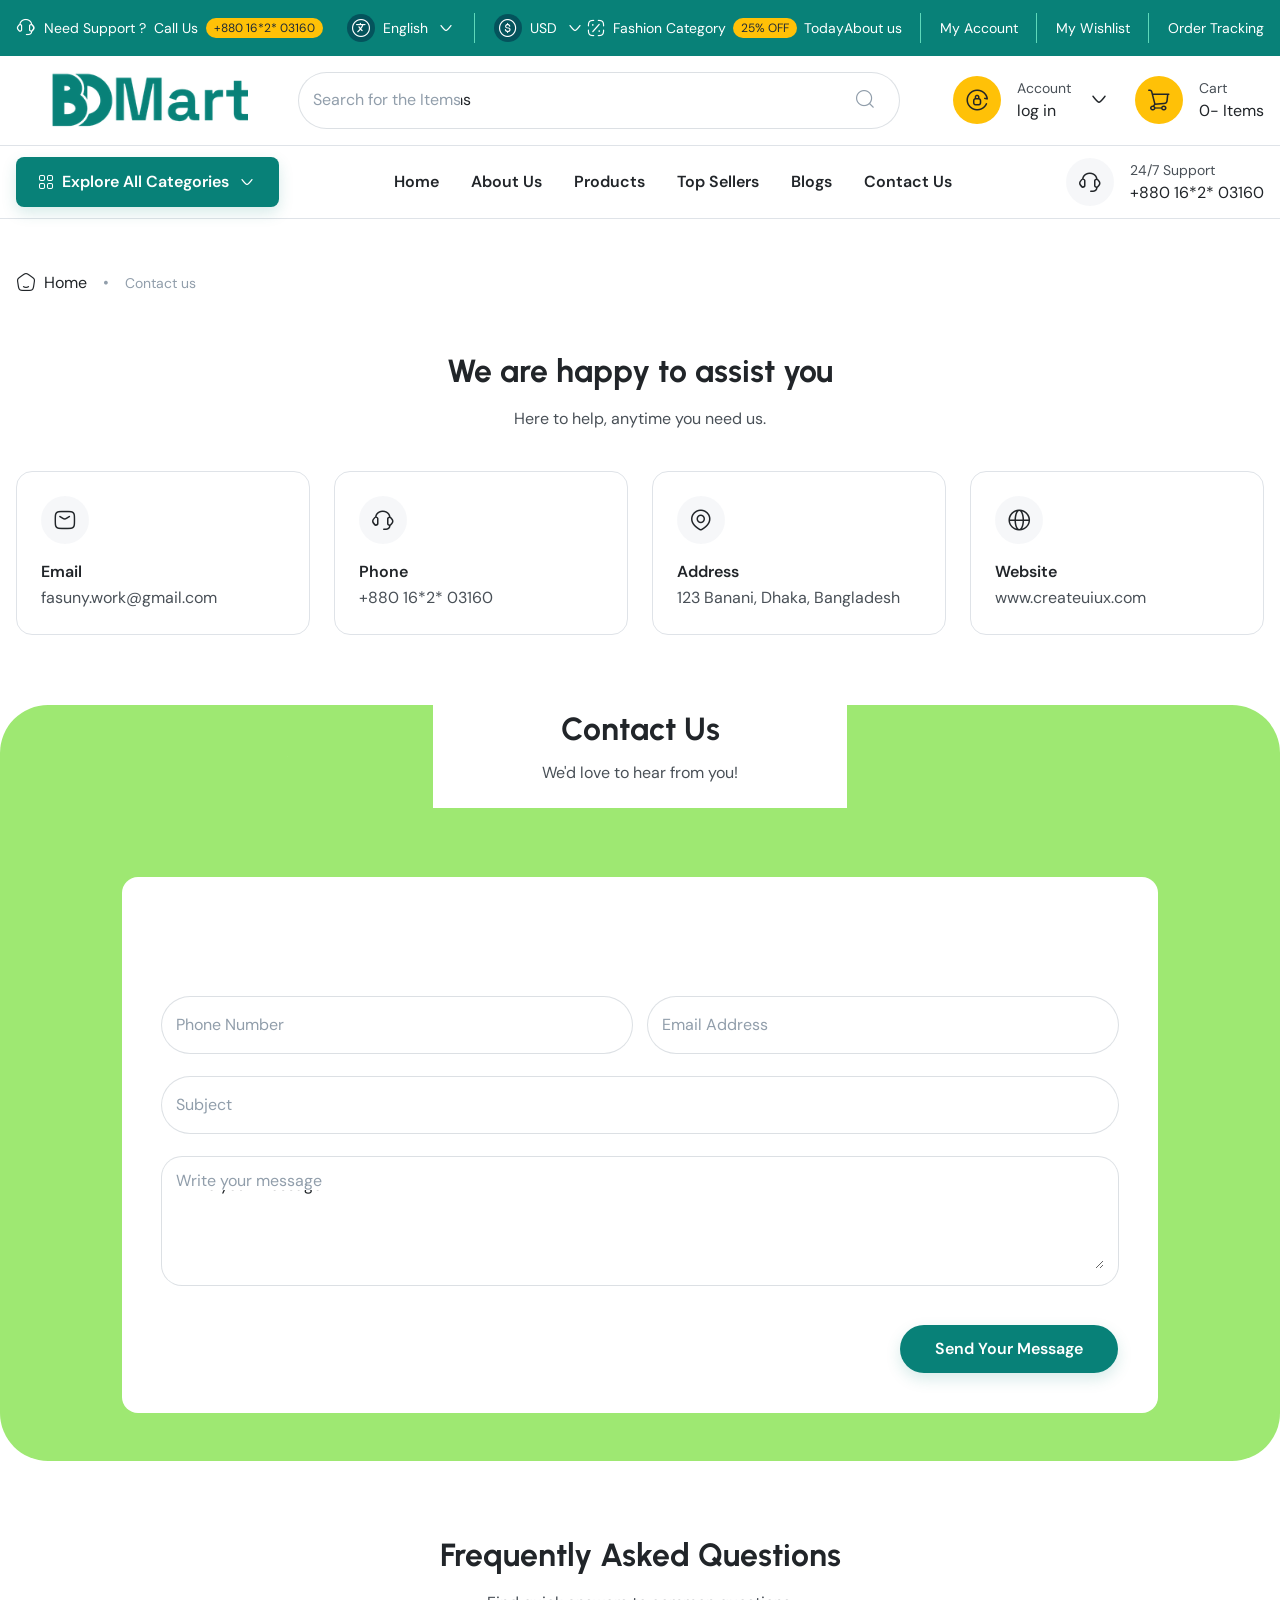
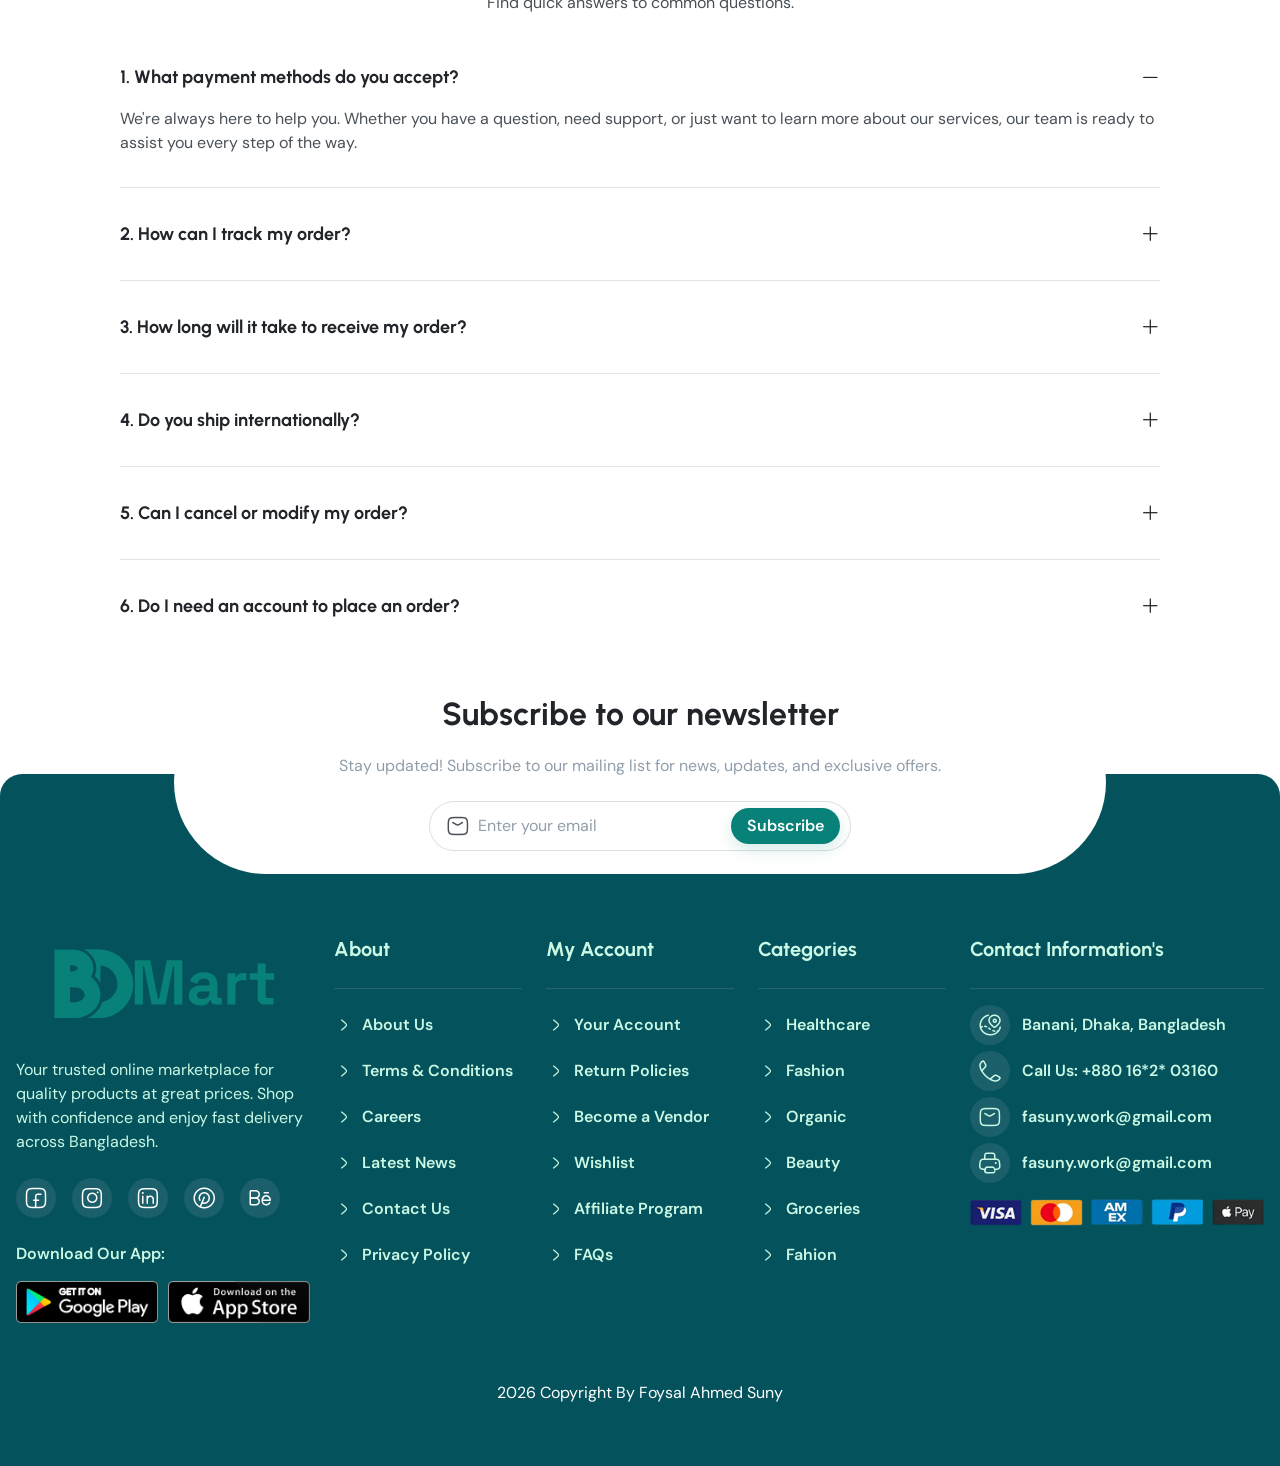
<file: contact.html>
<!DOCTYPE html>
<html lang="en">
  
<!-- Mirrored from sellzy-preview.netlify.app/contact by HTTrack Website Copier/3.x [XR&CO'2014], Tue, 14 Jul 2026 10:36:42 GMT -->
<!-- Added by HTTrack --><meta http-equiv="content-type" content="text/html;charset=UTF-8" /><!-- /Added by HTTrack -->
<head>
    <!-- ========== Meta Tags ========== -->
    <meta charset="UTF-8" />
    <meta http-equiv="X-UA-Compatible" content="IE=edge" />
    <meta name="viewport" content="width=device-width, initial-scale=1.0" />
    <title>BDMart - Ecommerce Website</title>

    <!-- ========== Favicon ========== -->
    <link
      rel="shortcut icon"
      href="assets/images/favicon.png"
      type="image/x-icon"
    />

    <!-- ========== Google Fonts ========== -->
    <link
      href="https://fonts.googleapis.com/css2?family=DM+Sans:ital,opsz,wght@0,9..40,100..1000;1,9..40,100..1000&amp;display=swap"
      rel="stylesheet"
    />
    <link
      href="https://fonts.googleapis.com/css2?family=Urbanist:ital,wght@0,100..900;1,100..900&amp;display=swap"
      rel="stylesheet"
    />

    <!-- ========== Huge Icons CSS ========== -->
    <link
      rel="stylesheet"
      href="assets/css/vendor/hugeicons/hgi-stroke-rounded.css"
    />

    <!-- ========== Slick CSS ========== -->
    <link rel="stylesheet" href="assets/css/vendor/slick.min.css" />

    <!-- ========== Nice Select CSS ========== -->
    <link rel="stylesheet" href="assets/css/vendor/nice-select.css" />

    <!-- ========== Animate CSS ========== -->
    <link rel="stylesheet" href="assets/css/vendor/animate.min.css" />

    <!-- ========== Custom CSS ========== -->
    <link rel="stylesheet" href="assets/css/style.css" />
  </head>
  <body>
    <!-- ========== Preloader Start ========== -->
    <div id="preloader" class="preloader">
      <div class="pxl-loader-spinner">
        <div class="pxl-loader-bounce1"></div>
        <div class="pxl-loader-bounce2"></div>
        <div class="pxl-loader-bounce3"></div>
      </div>
    </div>
    <!-- ========== Preloader End ========== -->

    <!-- Overlay Start -->
    <div
      data-overlay-for
      class="modal-overlay hidden w-full h-screen fixed top-0 left-0 bg-[#161C247A] z-90"
    ></div>
    <!-- Overlay End -->

    <!-- Scroll To Top Button Start -->
    <button
      class="scroll-to-top hide btn btn-primary size-10 rounded-[50px] z-50 inline-flex items-center justify-center fixed md:right-8 md:bottom-8 right-[15px] bottom-[85px] transition-all duration-400 ease-in-out"
    >
      <i class="hgi hgi-stroke hgi-arrow-up-01 leading-6 text-2xl"></i>
    </button>
    <!-- Scroll To Top Button End -->

    <!-- SIDEBAR START -->
    <div
      class="fixed top-0 left-0 w-[350px] bg-white h-full z-91 px-4 py-6 flex flex-col justify-between gap-y-6 overflow-y-auto shadow-dark-z-24 transition-all duration-250 ease-[cubic-bezier(0.645,0.045,0.355,1)] data-[state=open]:translate-x-0 data-[state=open]:opacity-100 data-[state=open]:visible data-[state=close]:-translate-x-[200px] data-[state=close]:opacity-0 data-[state=close]:invisible"
      id="sidebar"
      data-state="close"
    >
      <div>
        <div class="relative pb-6">
          <img src="assets/images/logo.png" alt="Logo" class="w-[100px]" />
          <button
            class="size-7 inline-flex items-center justify-center absolute top-0 right-0 rounded-full bg-[rgba(145,158,171,0.08)]"
            id="side-bar-menu-close"
          >
            <i
              class="hgi hgi-stroke hgi-multiplication-sign text-xl leading-5"
            ></i>
          </button>
        </div>

        <div class="flex flex-col gap-y-6">
          <nav class="mobile-menu">
            <ul>
              <li>
                <a href="#">Home</a>
                <ul>
                  <li><a href='index.html'>Home 1</a></li>
                  <li><a href='index-2.html'>Home 2</a></li>
                  <li><a href='index-3.html'>Home 3</a></li>
                  <li><a href='index-4.html'>Home 4</a></li>
                  <li><a href='index-5.html'>Home 5</a></li>
                </ul>
              </li>
              <li>
                <a href='about.html'>About Us</a>
              </li>
              <li>
                <a href="#">Shop</a>
                <ul>
                  <li>
                    <a href="#">Product Details</a>
                    <ul>
                      <li>
                        <a href='product-details.html'>Product Details Version 1</a
                        >
                      </li>
                      <li>
                        <a href='product-details-2.html'>Product Details Version 2</a
                        >
                      </li>
                      <li>
                        <a href='product-details-3.html'>Product Details Version 3</a
                        >
                      </li>
                      <li>
                        <a href='product-details-4.html'>Product Details Version 4</a
                        >
                      </li>
                      <li>
                        <a href='product-details-5.html'>Product Details Version 5</a
                        >
                      </li>
                      <li>
                        <a href='product-details-6.html'>Product Details Version 6</a
                        >
                      </li>
                    </ul>
                  </li>
                  <li>
                    <a href='wishlist-style-v1.html'>Shop - Wishlist Version 1</a
                    >
                  </li>
                  <li>
                    <a href='wishlist-style-v2.html'>Shop - Wishlist Version 2</a
                    >
                  </li>
                  <li><a href='cart-single-vendor.html'>Shop - Cart</a></li>
                  <li>
                    <a href='cart-multi-vendor.html'>Shop - Cart Multi Vendor</a
                    >
                  </li>
                  <li><a href='compare.html'>Shop - Compare</a></li>
                </ul>
              </li>
              <li>
                <a href="#">Sellers</a>
                <ul>
                  <li><a href='vendors-grid.html'>Seller Grid</a></li>
                  <li><a href='vendors-list.html'>Seller List</a></li>
                  <li>
                    <a href='vendor-left-sidebar-marketplace.html'>
                      Seller Market Place v1
                    </a>
                  </li>
                  <li>
                    <a href='vendor-left-top-marketplace.html'>
                      Seller Market Place v2
                    </a>
                  </li>
                  <li><a href='vendor-account.html'>Seller Account</a></li>
                  <li>
                    <a href='vendor-dashboard.html'>Seller Dashboard</a>
                  </li>
                </ul>
              </li>
              <li>
                <a href="#">Mega Menu</a>
                <ul>
                  <li>
                    <a href="#">Shop grid</a>
                    <ul>
                      <li>
                        <a href='shop-left-sidebar-3col.html'>3 Columns (Left Filter)</a
                        >
                      </li>
                      <li>
                        <a href='shop-left-sidebar-4col.html'>4 Columns (Left Filter)</a
                        >
                      </li>
                      <li>
                        <a href='shop-left-sidebar-5col.html'>5 Columns (Left Filter)</a
                        >
                      </li>
                    </ul>
                  </li>
                  <li>
                    <a href="#">Grid with banner</a>
                    <ul>
                      <li>
                        <a href='banner-left-sidebar-3col.html'>3 Columns (Left Filter)</a
                        >
                      </li>
                      <li>
                        <a href='banner-left-sidebar-4col.html'>3 Columns (Left Filter)</a
                        >
                      </li>
                      <li>
                        <a href='banner-left-sidebar-5col.html'>3 Columns (Left Filter)</a
                        >
                      </li>
                    </ul>
                  </li>
                  <li>
                    <a href="#">Full width layout</a>
                    <ul>
                      <li>
                        <a href='full-banner-3col.html'>Grid - 3 Columns (Banner)</a
                        >
                      </li>
                      <li>
                        <a href='full-banner-4col.html'>Grid - 4 Columns (Banner)</a
                        >
                      </li>
                      <li>
                        <a href='full-banner-5col.html'>Grid - 5 Columns (Banner)</a
                        >
                      </li>
                      <li>
                        <a href='full-banner-6col.html'>Grid - 6 Columns (Banner)</a
                        >
                      </li>
                    </ul>
                  </li>
                  <li>
                    <a href="#">Horizontal filter</a>
                    <ul>
                      <li>
                        <a href='banner-with-horizontal-filter-3col.html'>Grid - 3 Columns (Banner)</a
                        >
                      </li>
                      <li>
                        <a href='banner-with-horizontal-filter-4col.html'>Grid - 4 Columns (Banner)</a
                        >
                      </li>
                      <li>
                        <a href='banner-with-horizontal-filter-5col.html'>Grid - 5 Columns (Banner)</a
                        >
                      </li>
                      <li>
                        <a href='banner-with-horizontal-filter-6col.html'>Grid - 6 Columns (Banner)</a
                        >
                      </li>
                    </ul>
                  </li>
                  <li>
                    <a href="#">Top Banner</a>
                    <ul>
                      <li><a href="#">Grid - 3 Columns (Left Filter)</a></li>
                      <li><a href="#">Grid - 4 Columns (Left Filter)</a></li>
                      <li><a href="#">Grid - 5 Columns (Left Filter)</a></li>
                      <li>
                        <a href='banner-list-with-sidebar.html'>List - 1 Column (Left Filter)</a
                        >
                      </li>
                      <li>
                        <a href='banner-list-without-sidebar-2col.html'>List - 2 Columns (Left Filter)</a
                        >
                      </li>
                    </ul>
                  </li>
                  <li>
                    <a href="#">Banner with filter</a>
                    <ul>
                      <li>
                        <a href='banner-category-filter-3col.html'>Grid - 3 Columns (Banner)</a
                        >
                      </li>
                      <li>
                        <a href='banner-category-filter-4col.html'>Grid - 4 Columns (Banner)</a
                        >
                      </li>
                      <li>
                        <a href='banner-category-filter-5col.html'>Grid - 5 Columns (Banner)</a
                        >
                      </li>
                      <li>
                        <a href='banner-category-filter-6col.html'>Grid - 6 Columns (Banner)</a
                        >
                      </li>
                    </ul>
                  </li>
                </ul>
              </li>
              <li>
                <a href="#">Pages</a>
                <ul>
                  <li><a href='404.html'>404 Page</a></li>
                  <li><a href='coming-soon.html'>Coming Soon</a></li>
                  <li><a href='faq.html'>FAQ</a></li>
                  <li><a href='my-account.html'>My Account</a></li>
                </ul>
              </li>
              <li>
                <a href="#">Blog</a>
                <ul>
                  <li><a href='blog-grid.html'>Blog Grid</a></li>
                  <li><a href='blog-list.html'>Blog List</a></li>
                  <li><a href='blog-details.html'>Blog Details</a></li>
                </ul>
              </li>
              <li><a class='active' href='contact.html'>Contact</a></li>
            </ul>
          </nav>
          <div class="border border-gray-500/24 p-5 rounded-2xl">
            <div class="flex flex-col gap-y-3">
              <a href="#" class="flex items-center gap-x-2 login-page-btn">
                <span
                  class="inline-flex items-center justify-center bg-warning size-8 rounded-full"
                  ><i
                    class="hgi hgi-stroke hgi-lock-sync-01 text-base text-light-primary-text"
                  ></i>
                </span>
                log in / Sign Up
              </a>
              <a href="#" class="flex items-center gap-x-2">
                <span
                  class="inline-flex items-center justify-center bg-warning size-8 rounded-full"
                >
                  <i
                    class="hgi hgi-stroke hgi-call text-base text-light-primary-text"
                  ></i>
                </span>
                888-777-999
              </a>
            </div>
          </div>
          <div>
            <h4 class="mb-3">Follow us</h4>
            <ul class="flex items-center gap-x-4">
              <li>
                <a
                  href="#"
                  class="inline-flex items-center justify-center gap-x-2"
                  ><span
                    class="size-8 bg-primary-dark inline-flex items-center justify-center rounded-full"
                    ><i
                      class="hgi hgi-stroke hgi-facebook-01 text-base text-white"
                    ></i></span
                ></a>
              </li>
              <li>
                <a
                  href="#"
                  class="inline-flex items-center justify-center gap-x-2"
                >
                  <span
                    class="size-8 bg-primary-dark inline-flex items-center justify-center rounded-full"
                  >
                    <i
                      class="hgi hgi-stroke hgi-linkedin-01 text-base text-white"
                    ></i> </span
                ></a>
              </li>
              <li>
                <a
                  href="#"
                  class="inline-flex items-center justify-center gap-x-2"
                  ><span
                    class="size-8 bg-primary-dark inline-flex items-center justify-center rounded-full"
                  >
                    <i
                      class="hgi hgi-stroke hgi-instagram text-base text-white"
                    ></i> </span
                ></a>
              </li>
              <li>
                <a
                  href="#"
                  class="inline-flex items-center justify-center gap-x-2 hover:translate-y-3"
                  ><span
                    class="size-8 bg-primary-dark inline-flex items-center justify-center rounded-full"
                  >
                    <i
                      class="hgi hgi-stroke hgi-twitter text-base text-white"
                    ></i> </span
                ></a>
              </li>
            </ul>
          </div>
        </div>
      </div>
    </div>
    <!-- SIDEBAR END -->

    <!-- Cart Sidebar Start -->
    <div
      data-state="close"
      class="cart-sidebar flex fixed xl:top-[30px] xl:right-[22px] right-0 top-0 xl:h-[calc(100vh-52px)] h-full z-99 max-w-[1101px] w-full bg-white xl:rounded-2xl rounded-none transition-all duration-250 ease-[cubic-bezier(0.645,0.045,0.355,1)] data-[state=open]:translate-x-0 data-[state=open]:opacity-100 data-[state=open]:visible data-[state=close]:translate-x-[200px] data-[state=close]:opacity-0 data-[state=close]:invisible"
    >
      <div
        class="similar-products max-w-[500px] w-full h-full border-r border-gray-300 xl:block hidden"
      >
        <div
          class="similar-products-header pt-6 px-6 pb-4 border-b border-gray-300 flex flex-col gap-y-1"
        >
          <h5>Similar Products</h5>
          <p>You May Also Like</p>
        </div>
        <div
          class="similar-products-content p-6 flex flex-col gap-y-4 overflow-y-auto h-[calc(100%-100px)]"
        >
          <div
            class="similar-product-item flex items-center gap-x-4 p-4 border border-gray-300 rounded-2xl"
          >
            <a class='similar-product-item-image w-[102px] h-[102px] rounded-xl bg-[#F4F3F5] overflow-hidden relative' href='product-details.html'>
              <img
                src="assets/images/vitamin-c.png"
                alt="Product Image"
                class="w-full h-full object-cover rounded-xl"
              />
              <span
                class="product-discount-badge absolute top-[11px] left-0 bg-error text-warning-lighter font-medium text-sm leading-[22px] px-1 after:absolute after:top-0 after:left-full after:z-10 after:w-1 after:h-full after:bg-[url('images/discount-shape.html')] after:bg-contain"
                >Sale</span
              >
            </a>
            <div
              class="similar-product-item-content flex flex-col gap-y-2 flex-1"
            >
              <h6 class="text-base font-semibold">
                <a href='product-details.html'>Fresh Bask Basket Fruits</a>
              </h6>
              <p class="text-sm leading-[22px]">Shop Name</p>
              <div class="flex items-center justify-between">
                <div class="price-section flex items-center gap-x-3">
                  <span
                    class="current-price text-base font-semibold text-light-primary-text"
                    >$27.49</span
                  >
                  <span
                    class="old-price text-base text-light-disabled-text line-through"
                    >$39.99</span
                  >
                </div>
                <a class='btn btn-primary btn-medium rounded-full font-semibold text-sm leading-6 px-4 py-2' href='cart-single-vendor.html'>
                  <span>
                    <i
                      class="hgi hgi-stroke hgi-shopping-cart-02 text-xl text-white"
                    ></i>
                  </span>
                  <span>Add</span>
                </a>
              </div>
            </div>
          </div>
          <div
            class="similar-product-item flex items-center gap-x-4 p-4 border border-gray-300 rounded-2xl"
          >
            <a class='similar-product-item-image w-[102px] h-[102px] rounded-xl bg-[#F4F3F5] overflow-hidden relative' href='product-details.html'>
              <img
                src="assets/images/apple-juice.png"
                alt="Product Image"
                class="w-full h-full object-cover rounded-xl"
              />
              <span
                class="product-discount-badge absolute top-[11px] left-0 bg-error text-warning-lighter font-medium text-sm leading-[22px] px-1 after:absolute after:top-0 after:left-full after:z-10 after:w-1 after:h-full after:bg-[url('images/discount-shape.html')] after:bg-contain"
                >Sale</span
              >
            </a>
            <div
              class="similar-product-item-content flex flex-col gap-y-2 flex-1"
            >
              <h6 class="text-base font-semibold">
                <a href='product-details.html'>Fresh Bask Basket Fruits</a>
              </h6>
              <p class="text-sm leading-[22px]">Shop Name</p>
              <div class="flex items-center justify-between">
                <div class="price-section flex items-center gap-x-3">
                  <span
                    class="current-price text-base font-semibold text-light-primary-text"
                    >$27.49</span
                  >
                  <span
                    class="old-price text-base text-light-disabled-text line-through"
                    >$39.99</span
                  >
                </div>
                <a class='btn btn-primary btn-medium rounded-full font-semibold text-sm leading-6 px-4 py-2' href='cart-single-vendor.html'>
                  <span>
                    <i
                      class="hgi hgi-stroke hgi-shopping-cart-02 text-xl text-white"
                    ></i>
                  </span>
                  <span>Add</span>
                </a>
              </div>
            </div>
          </div>
          <div
            class="similar-product-item flex items-center gap-x-4 p-4 border border-gray-300 rounded-2xl"
          >
            <a class='similar-product-item-image w-[102px] h-[102px] rounded-xl bg-[#F4F3F5] overflow-hidden relative' href='product-details.html'>
              <img
                src="assets/images/ground-nuts-oil.png"
                alt="Product Image"
                class="w-full h-full object-cover rounded-xl"
              />
              <span
                class="product-discount-badge absolute top-[11px] left-0 bg-error text-warning-lighter font-medium text-sm leading-[22px] px-1 after:absolute after:top-0 after:left-full after:z-10 after:w-1 after:h-full after:bg-[url('images/discount-shape.html')] after:bg-contain"
                >Sale</span
              >
            </a>
            <div
              class="similar-product-item-content flex flex-col gap-y-2 flex-1"
            >
              <h6 class="text-base font-semibold">
                <a href='product-details.html'>Fresh Bask Basket Fruits</a>
              </h6>
              <p class="text-sm leading-[22px]">Shop Name</p>
              <div class="flex items-center justify-between">
                <div class="price-section flex items-center gap-x-3">
                  <span
                    class="current-price text-base font-semibold text-light-primary-text"
                    >$27.49</span
                  >
                  <span
                    class="old-price text-base text-light-disabled-text line-through"
                    >$39.99</span
                  >
                </div>
                <a class='btn btn-primary btn-medium rounded-full font-semibold text-sm leading-6 px-4 py-2' href='cart-single-vendor.html'>
                  <span>
                    <i
                      class="hgi hgi-stroke hgi-shopping-cart-02 text-xl text-white"
                    ></i>
                  </span>
                  <span>Add</span>
                </a>
              </div>
            </div>
          </div>
          <div
            class="similar-product-item flex items-center gap-x-4 p-4 border border-gray-300 rounded-2xl"
          >
            <a class='similar-product-item-image w-[102px] h-[102px] rounded-xl bg-[#F4F3F5] overflow-hidden relative' href='product-details.html'>
              <img
                src="assets/images/vitamin-c-2.png"
                alt="Product Image"
                class="w-full h-full object-cover rounded-xl"
              />
              <span
                class="product-discount-badge absolute top-[11px] left-0 bg-error text-warning-lighter font-medium text-sm leading-[22px] px-1 after:absolute after:top-0 after:left-full after:z-10 after:w-1 after:h-full after:bg-[url('images/discount-shape.html')] after:bg-contain"
                >Sale</span
              >
            </a>
            <div
              class="similar-product-item-content flex flex-col gap-y-2 flex-1"
            >
              <h6 class="text-base font-semibold">
                <a href='product-details.html'>Fresh Bask Basket Fruits</a>
              </h6>
              <p class="text-sm leading-[22px]">Shop Name</p>
              <div class="flex items-center justify-between">
                <div class="price-section flex items-center gap-x-3">
                  <span
                    class="current-price text-base font-semibold text-light-primary-text"
                    >$27.49</span
                  >
                  <span
                    class="old-price text-base text-light-disabled-text line-through"
                    >$39.99</span
                  >
                </div>
                <a class='btn btn-primary btn-medium rounded-full font-semibold text-sm leading-6 px-4 py-2' href='cart-single-vendor.html'>
                  <span>
                    <i
                      class="hgi hgi-stroke hgi-shopping-cart-02 text-xl text-white"
                    ></i>
                  </span>
                  <span>Add</span>
                </a>
              </div>
            </div>
          </div>
          <div
            class="similar-product-item flex items-center gap-x-4 p-4 border border-gray-300 rounded-2xl"
          >
            <a class='similar-product-item-image w-[102px] h-[102px] rounded-xl bg-[#F4F3F5] overflow-hidden relative' href='product-details.html'>
              <img
                src="assets/images/temperature-gun-2.png"
                alt="Product Image"
                class="w-full h-full object-cover rounded-xl"
              />
              <span
                class="product-discount-badge absolute top-[11px] left-0 bg-error text-warning-lighter font-medium text-sm leading-[22px] px-1 after:absolute after:top-0 after:left-full after:z-10 after:w-1 after:h-full after:bg-[url('images/discount-shape.html')] after:bg-contain"
                >Sale</span
              >
            </a>
            <div
              class="similar-product-item-content flex flex-col gap-y-2 flex-1"
            >
              <h6 class="text-base font-semibold">
                <a href='product-details.html'>Fresh Bask Basket Fruits</a>
              </h6>
              <p class="text-sm leading-[22px]">Shop Name</p>
              <div class="flex items-center justify-between">
                <div class="price-section flex items-center gap-x-3">
                  <span
                    class="current-price text-base font-semibold text-light-primary-text"
                    >$27.49</span
                  >
                  <span
                    class="old-price text-base text-light-disabled-text line-through"
                    >$39.99</span
                  >
                </div>
                <a class='btn btn-primary btn-medium rounded-full font-semibold text-sm leading-6 px-4 py-2' href='cart-single-vendor.html'>
                  <span>
                    <i
                      class="hgi hgi-stroke hgi-shopping-cart-02 text-xl text-white"
                    ></i>
                  </span>
                  <span>Add</span>
                </a>
              </div>
            </div>
          </div>
          <div
            class="similar-product-item flex items-center gap-x-4 p-4 border border-gray-300 rounded-2xl"
          >
            <a class='similar-product-item-image w-[102px] h-[102px] rounded-xl bg-[#F4F3F5] overflow-hidden relative' href='product-details.html'>
              <img
                src="assets/images/aooca.png"
                alt="Product Image"
                class="w-full h-full object-cover rounded-xl"
              />
              <span
                class="product-discount-badge absolute top-[11px] left-0 bg-error text-warning-lighter font-medium text-sm leading-[22px] px-1 after:absolute after:top-0 after:left-full after:z-10 after:w-1 after:h-full after:bg-[url('images/discount-shape.html')] after:bg-contain"
                >Sale</span
              >
            </a>
            <div
              class="similar-product-item-content flex flex-col gap-y-2 flex-1"
            >
              <h6 class="text-base font-semibold">
                <a href='product-details.html'>Fresh Bask Basket Fruits</a>
              </h6>
              <p class="text-sm leading-[22px]">Shop Name</p>
              <div class="flex items-center justify-between">
                <div class="price-section flex items-center gap-x-3">
                  <span
                    class="current-price text-base font-semibold text-light-primary-text"
                    >$27.49</span
                  >
                  <span
                    class="old-price text-base text-light-disabled-text line-through"
                    >$39.99</span
                  >
                </div>
                <a class='btn btn-primary btn-medium rounded-full font-semibold text-sm leading-6 px-4 py-2' href='cart-single-vendor.html'>
                  <span>
                    <i
                      class="hgi hgi-stroke hgi-shopping-cart-02 text-xl text-white"
                    ></i>
                  </span>
                  <span>Add</span>
                </a>
              </div>
            </div>
          </div>
        </div>
      </div>
      <div
        class="cart-products xl:max-w-[600px] w-full h-full flex flex-col justify-between"
      >
        <div
          class="cart-products-header pt-6 px-6 pb-4 border-b border-gray-300 flex flex-col gap-y-1 relative"
        >
          <h5>Cart Products</h5>
          <p>1 Item in Cart</p>

          <button
            data-close-sidebar=".cart-sidebar"
            class="close-sidebar-btn absolute top-6 right-6 cursor-pointer inline-flex items-center justify-center size-9 rounded-full bg-[rgba(145,158,171,0.08)]"
          >
            <i
              class="hgi hgi-stroke hgi-multiplication-sign text-xl leading-5 text-light-primary-text"
            ></i>
          </button>
        </div>
        <div
          class="cart-products-content p-6 flex flex-col gap-y-4 overflow-y-auto h-[calc(100%-250px)]"
        >
          <div
            class="cart-product-item flex flex-col sm:flex-row items-center sm:gap-x-4 gap-y-2 sm:gap-y-0 p-4 border border-gray-300 rounded-2xl"
          >
            <a class='cart-product-item-image sm:w-[102px] sm:h-[102px] rounded-xl bg-[#F4F3F5] overflow-hidden relative' href='product-details.html'>
              <img
                src="assets/images/home-3/watermelon.png"
                alt="Product Image"
                class="w-full h-full object-cover rounded-xl"
              />
            </a>
            <div
              class="cart-product-item-content flex flex-col gap-y-2 flex-1 w-full"
            >
              <div class="flex items-center justify-between gap-x-2">
                <h6 class="text-base font-semibold">
                  <a href='product-details.html'>Fresh Bask Basket Fruits</a>
                </h6>
                <div class="cart-edit-remove flex items-center gap-x-3">
                  <button>
                    <i
                      class="hgi hgi-stroke hgi-edit-02 text-xl text-light-primary-text"
                    ></i>
                  </button>
                  <button>
                    <i
                      class="hgi hgi-stroke hgi-delete-01 text-xl text-light-primary-text"
                    ></i>
                  </button>
                </div>
              </div>
              <p class="text-sm leading-[22px]">Color: Black, Size: 250 ML</p>
              <div class="flex items-center justify-between">
                <div class="price-section flex items-center gap-x-3">
                  <span
                    class="current-price text-base font-semibold text-light-primary-text"
                    >$27.49</span
                  >
                  <span
                    class="old-price text-base text-light-disabled-text line-through"
                    >$39.99</span
                  >
                </div>
                <div
                  class="border border-gray-300 inline-flex items-center justify-center rounded-[80px] max-w-[108px] py-2.5 px-4"
                >
                  <button
                    class="inline-flex items-center justify-center hover:text-primary"
                  >
                    <i
                      class="hgi hgi-stroke hgi-remove-circle text-2xl leading-6"
                    ></i>
                  </button>
                  <input
                    type="text"
                    readonly
                    value="1"
                    class="border-0 w-full grow text-center focus:outline-none font-semibold"
                  />

                  <button
                    class="inline-flex items-center justify-center hover:text-primary"
                  >
                    <i
                      class="hgi hgi-stroke hgi-add-circle text-2xl leading-6"
                    ></i>
                  </button>
                </div>
              </div>
            </div>
          </div>
          <div
            class="cart-product-item flex flex-col sm:flex-row items-center sm:gap-x-4 gap-y-2 sm:gap-y-0 p-4 border border-gray-300 rounded-2xl"
          >
            <a class='cart-product-item-image sm:w-[102px] sm:h-[102px] rounded-xl bg-[#F4F3F5] overflow-hidden relative' href='product-details.html'>
              <img
                src="assets/images/home-3/avocado.png"
                alt="Product Image"
                class="w-full h-full object-cover rounded-xl"
              />
            </a>
            <div
              class="cart-product-item-content flex flex-col gap-y-2 flex-1 w-full"
            >
              <div class="flex items-center justify-between gap-x-2">
                <h6 class="text-base font-semibold">
                  <a href='product-details.html'>Fresh Bask Basket Fruits</a>
                </h6>
                <div class="cart-edit-remove flex items-center gap-x-3">
                  <button>
                    <i
                      class="hgi hgi-stroke hgi-edit-02 text-xl text-light-primary-text"
                    ></i>
                  </button>
                  <button>
                    <i
                      class="hgi hgi-stroke hgi-delete-01 text-xl text-light-primary-text"
                    ></i>
                  </button>
                </div>
              </div>
              <p class="text-sm leading-[22px]">Color: Black, Size: 250 ML</p>
              <div class="flex items-center justify-between">
                <div class="price-section flex items-center gap-x-3">
                  <span
                    class="current-price text-base font-semibold text-light-primary-text"
                    >$27.49</span
                  >
                  <span
                    class="old-price text-base text-light-disabled-text line-through"
                    >$39.99</span
                  >
                </div>
                <div
                  class="border border-gray-300 inline-flex items-center justify-center rounded-[80px] max-w-[108px] py-2.5 px-4"
                >
                  <button
                    class="inline-flex items-center justify-center hover:text-primary"
                  >
                    <i
                      class="hgi hgi-stroke hgi-remove-circle text-2xl leading-6"
                    ></i>
                  </button>
                  <input
                    type="text"
                    readonly
                    value="1"
                    class="border-0 w-full grow text-center focus:outline-none font-semibold"
                  />

                  <button
                    class="inline-flex items-center justify-center hover:text-primary"
                  >
                    <i
                      class="hgi hgi-stroke hgi-add-circle text-2xl leading-6"
                    ></i>
                  </button>
                </div>
              </div>
            </div>
          </div>
          <div
            class="cart-product-item flex flex-col sm:flex-row items-center sm:gap-x-4 gap-y-2 sm:gap-y-0 p-4 border border-gray-300 rounded-2xl"
          >
            <a class='cart-product-item-image sm:w-[102px] sm:h-[102px] rounded-xl bg-[#F4F3F5] overflow-hidden relative' href='product-details.html'>
              <img
                src="assets/images/home-3/pouch-mockup.png"
                alt="Product Image"
                class="w-full h-full object-cover rounded-xl"
              />
              <span
                class="product-discount-badge absolute top-1/2 -translate-y-1/2 left-0 bg-error text-warning-lighter font-medium text-sm leading-[22px] px-1 after:absolute after:top-0 after:left-full after:z-10 after:w-1 after:h-full after:bg-[url('images/discount-shape.html')] after:bg-contain"
                >Out of Stock</span
              >
            </a>
            <div
              class="cart-product-item-content flex flex-col gap-y-2 flex-1 w-full"
            >
              <div class="flex items-center justify-between gap-x-2">
                <h6 class="text-base font-semibold">
                  <a href='product-details.html'>Fresh Bask Basket Fruits</a>
                </h6>
                <div class="cart-edit-remove flex items-center gap-x-3">
                  <button>
                    <i
                      class="hgi hgi-stroke hgi-edit-02 text-xl text-light-primary-text"
                    ></i>
                  </button>
                  <button>
                    <i
                      class="hgi hgi-stroke hgi-delete-01 text-xl text-light-primary-text"
                    ></i>
                  </button>
                </div>
              </div>
              <p class="text-sm leading-[22px]">Color: Black, Size: 250 ML</p>
              <div class="flex items-center justify-between">
                <div class="price-section flex items-center gap-x-3">
                  <span
                    class="current-price text-base font-semibold text-light-primary-text"
                    >$27.49</span
                  >
                  <span
                    class="old-price text-base text-light-disabled-text line-through"
                    >$39.99</span
                  >
                </div>
                <div
                  class="border border-gray-300 inline-flex items-center justify-center rounded-[80px] max-w-[108px] py-2.5 px-4"
                >
                  <button
                    class="inline-flex items-center justify-center hover:text-primary"
                  >
                    <i
                      class="hgi hgi-stroke hgi-remove-circle text-2xl leading-6"
                    ></i>
                  </button>
                  <input
                    type="text"
                    readonly
                    value="1"
                    class="border-0 w-full grow text-center focus:outline-none font-semibold"
                  />

                  <button
                    class="inline-flex items-center justify-center hover:text-primary"
                  >
                    <i
                      class="hgi hgi-stroke hgi-add-circle text-2xl leading-6"
                    ></i>
                  </button>
                </div>
              </div>
            </div>
          </div>
          <div
            class="cart-product-item flex flex-col sm:flex-row items-center sm:gap-x-4 gap-y-2 sm:gap-y-0 p-4 border border-gray-300 rounded-2xl"
          >
            <a class='cart-product-item-image sm:w-[102px] sm:h-[102px] rounded-xl bg-[#F4F3F5] overflow-hidden relative' href='product-details.html'>
              <img
                src="assets/images/home-3/strawberry-snacks.png"
                alt="Product Image"
                class="w-full h-full object-cover rounded-xl"
              />
            </a>
            <div
              class="cart-product-item-content flex flex-col gap-y-2 flex-1 w-full"
            >
              <div class="flex items-center justify-between gap-x-2">
                <h6 class="text-base font-semibold">
                  <a href='product-details.html'>Fresh Bask Basket Fruits</a>
                </h6>
                <div class="cart-edit-remove flex items-center gap-x-3">
                  <button>
                    <i
                      class="hgi hgi-stroke hgi-edit-02 text-xl text-light-primary-text"
                    ></i>
                  </button>
                  <button>
                    <i
                      class="hgi hgi-stroke hgi-delete-01 text-xl text-light-primary-text"
                    ></i>
                  </button>
                </div>
              </div>
              <p class="text-sm leading-[22px]">Color: Black, Size: 250 ML</p>
              <div class="flex items-center justify-between">
                <div class="price-section flex items-center gap-x-3">
                  <span
                    class="current-price text-base font-semibold text-light-primary-text"
                    >$27.49</span
                  >
                  <span
                    class="old-price text-base text-light-disabled-text line-through"
                    >$39.99</span
                  >
                </div>
                <div
                  class="border border-gray-300 inline-flex items-center justify-center rounded-[80px] max-w-[108px] py-2.5 px-4"
                >
                  <button
                    class="inline-flex items-center justify-center hover:text-primary"
                  >
                    <i
                      class="hgi hgi-stroke hgi-remove-circle text-2xl leading-6"
                    ></i>
                  </button>
                  <input
                    type="text"
                    readonly
                    value="1"
                    class="border-0 w-full grow text-center focus:outline-none font-semibold"
                  />

                  <button
                    class="inline-flex items-center justify-center hover:text-primary"
                  >
                    <i
                      class="hgi hgi-stroke hgi-add-circle text-2xl leading-6"
                    ></i>
                  </button>
                </div>
              </div>
            </div>
          </div>
          <div
            class="cart-product-item flex flex-col sm:flex-row items-center sm:gap-x-4 gap-y-2 sm:gap-y-0 p-4 border border-gray-300 rounded-2xl"
          >
            <a class='cart-product-item-image sm:w-[102px] sm:h-[102px] rounded-xl bg-[#F4F3F5] overflow-hidden relative' href='product-details.html'>
              <img
                src="assets/images/home-3/pomegranate.png"
                alt="Product Image"
                class="w-full h-full object-cover rounded-xl"
              />
            </a>
            <div
              class="cart-product-item-content flex flex-col gap-y-2 flex-1 w-full"
            >
              <div class="flex items-center justify-between gap-x-2">
                <h6 class="text-base font-semibold">
                  <a href='product-details.html'>Fresh Bask Basket Fruits</a>
                </h6>
                <div class="cart-edit-remove flex items-center gap-x-3">
                  <button>
                    <i
                      class="hgi hgi-stroke hgi-edit-02 text-xl text-light-primary-text"
                    ></i>
                  </button>
                  <button>
                    <i
                      class="hgi hgi-stroke hgi-delete-01 text-xl text-light-primary-text"
                    ></i>
                  </button>
                </div>
              </div>
              <p class="text-sm leading-[22px]">Color: Black, Size: 250 ML</p>
              <div class="flex items-center justify-between">
                <div class="price-section flex items-center gap-x-3">
                  <span
                    class="current-price text-base font-semibold text-light-primary-text"
                    >$27.49</span
                  >
                  <span
                    class="old-price text-base text-light-disabled-text line-through"
                    >$39.99</span
                  >
                </div>
                <div
                  class="border border-gray-300 inline-flex items-center justify-center rounded-[80px] max-w-[108px] py-2.5 px-4"
                >
                  <button
                    class="inline-flex items-center justify-center hover:text-primary"
                  >
                    <i
                      class="hgi hgi-stroke hgi-remove-circle text-2xl leading-6"
                    ></i>
                  </button>
                  <input
                    type="text"
                    readonly
                    value="1"
                    class="border-0 w-full grow text-center focus:outline-none font-semibold"
                  />

                  <button
                    class="inline-flex items-center justify-center hover:text-primary"
                  >
                    <i
                      class="hgi hgi-stroke hgi-add-circle text-2xl leading-6"
                    ></i>
                  </button>
                </div>
              </div>
            </div>
          </div>
        </div>
        <div
          class="cart-products-footer p-6 border-t border-gray-300 flex flex-col gap-y-4"
        >
          <div class="cart-subtotal flex items-center justify-between">
            <h5>Subtotal</h5>
            <h5>$27.49</h5>
          </div>
          <div class="cart-buttons flex items-center gap-x-4">
            <a class='btn btn-default outline btn-large rounded-[80px] flex-1 shadow-none' href='cart-single-vendor.html'>
              View Cart
            </a>
            <a class='btn btn-primary btn-large rounded-[80px] flex-1' href='checkout.html'>
              Proceed to Checkout
            </a>
          </div>
        </div>
      </div>
    </div>
    <!-- Cart Sidebar End -->
    <!-- Register Page Sidebar Start -->
    <div
      data-state="close"
      class="register-page-sidebar fixed xl:top-[30px] xl:right-[22px] right-0 top-0 xl:h-[calc(100vh-52px)] h-full z-99 max-w-[600px] w-full bg-white xl:rounded-2xl rounded-none transition-all duration-250 ease-[cubic-bezier(0.645,0.045,0.355,1)] data-[state=open]:translate-x-0 data-[state=open]:opacity-100 data-[state=open]:visible data-[state=close]:translate-x-[200px] data-[state=close]:opacity-0 data-[state=close]:invisible"
    >
      <div
        class="register-page-sidebar-header px-6 pt-6 pb-4 border-b border-gray-300 relative"
      >
        <h5>Create an Account</h5>
        <button
          data-close-sidebar=".login-page-sidebar"
          class="close-sidebar-btn absolute top-1/2 right-6 -translate-y-1/2 cursor-pointer inline-flex items-center justify-center size-9 rounded-full bg-[rgba(145,158,171,0.08)]"
        >
          <i
            class="hgi hgi-stroke hgi-multiplication-sign text-xl leading-5 text-light-primary-text"
          ></i>
        </button>
      </div>
      <div
        class="register-page-sidebar-content p-10 flex flex-col gap-y-10 overflow-y-auto max-h-[calc(100%-70px)]"
      >
        <div class="image-wrapper mx-auto">
          <img
            src="assets/images/authentication/register-illustration.png"
            alt="register"
          />
        </div>
        <p
          class="text-light-disabled-text text-center relative before:absolute before:-z-1 before:top-1/2 before:-translate-y-1/2 before:w-full before:h-px before:bg-gray-300 before:left-0"
        >
          <span class="bg-white px-4 z-1">Or sign up with</span>
        </p>
        <div class="flex items-center gap-x-4">
          <button
            class="btn btn-default outline btn-large rounded-[80px] flex-1 shadow-none"
          >
            <svg
              width="24"
              height="24"
              viewBox="0 0 24 24"
              fill="none"
              xmlns="http://www.w3.org/2000/svg"
            >
              <path
                d="M6.18173 12.2128C6.18173 11.5642 6.28946 10.9423 6.48173 10.359L3.11627 7.78906C2.46037 9.12081 2.09082 10.6214 2.09082 12.2128C2.09082 13.8028 2.45991 15.3025 3.11491 16.6333L6.47855 14.0583C6.28809 13.4778 6.18173 12.8582 6.18173 12.2128Z"
                fill="#FBBC05"
              />
              <path
                d="M12.0908 6.31167C13.4998 6.31167 14.7726 6.81096 15.7726 7.62798L18.6817 4.72302C16.9089 3.17975 14.6362 2.22656 12.0908 2.22656C8.13894 2.22656 4.74257 4.48653 3.11621 7.78866L6.48167 10.3586C7.25712 8.00472 9.46757 6.31167 12.0908 6.31167Z"
                fill="#EB4335"
              />
              <path
                d="M12.0908 18.1134C9.46757 18.1134 7.25712 16.4203 6.48167 14.0664L3.11621 16.6359C4.74257 19.9385 8.13894 22.1985 12.0908 22.1985C14.5298 22.1985 16.8585 21.3324 18.6062 19.7098L15.4117 17.2401C14.5103 17.8079 13.3753 18.1134 12.0908 18.1134Z"
                fill="#34A853"
              />
              <path
                d="M21.6363 12.214C21.6363 11.624 21.5454 10.9885 21.409 10.3984H12.0908V14.2566H17.4545C17.1863 15.572 16.4563 16.5833 15.4117 17.2414L18.6063 19.7111C20.4422 18.0072 21.6363 15.469 21.6363 12.214Z"
                fill="#4285F4"
              />
            </svg>

            Google
          </button>
          <button
            class="btn btn-default outline btn-large rounded-[80px] flex-1 shadow-none"
          >
            <svg
              width="24"
              height="24"
              viewBox="0 0 24 24"
              fill="none"
              xmlns="http://www.w3.org/2000/svg"
            >
              <path
                d="M17 3.4982C17 3.22206 16.7761 2.9982 16.5 2.9982H14C11.3793 2.86766 9.14528 4.87829 9 7.4982V10.1982H6.5C6.22386 10.1982 6 10.4221 6 10.6982V13.2982C6 13.5743 6.22386 13.7982 6.5 13.7982H9V20.4982C9 20.7743 9.22386 20.9982 9.5 20.9982H12.5C12.7761 20.9982 13 20.7743 13 20.4982V13.7982H15.62C15.8487 13.8015 16.0505 13.6491 16.11 13.4282L16.83 10.8282C16.8703 10.6785 16.8389 10.5185 16.7449 10.3952C16.6509 10.2718 16.5051 10.1991 16.35 10.1982H13V7.4982C13.0515 6.9853 13.4845 6.59562 14 6.5982H16.5C16.7761 6.5982 17 6.37434 17 6.0982V3.4982Z"
                fill="#1877F2"
              />
            </svg>

            Facebook
          </button>
        </div>
        <div class="register-form">
          <form class="flex flex-col gap-y-6">
            <div class="grid grid-cols-1 md:grid-cols-2 gap-x-4 gap-y-6">
              <div class="relative w-full">
                <input
                  type="text"
                  id="first-name"
                  class="peer form-control input-group medium rounded-[80px] px-3.5 placeholder-transparent focus:placeholder-transparent focus:outline-none"
                  placeholder="First Name *"
                />

                <label
                  for="first-name"
                  class="absolute left-[14px] top-1/2 -translate-y-1/2 text-xs leading-[18px] transition-all peer-placeholder-shown:text-light-disabled-text peer-focus:text-light-disabled-text peer-placeholder-shown:text-[16px] peer-placeholder-shown:top-1/2 peer-focus:text-[12px] peer-focus:top-0 peer-[:not(:placeholder-shown)]:text-[12px] peer-[:not(:placeholder-shown)]:top-0 bg-white peer-focus:px-1 peer-[:not(:placeholder-shown)]:px-1"
                >
                  First Name *
                </label>
              </div>
              <div class="relative w-full">
                <input
                  type="text"
                  id="last-name"
                  class="peer form-control input-group medium rounded-[80px] px-3.5 placeholder-transparent focus:placeholder-transparent focus:outline-none"
                  placeholder="Last Name *"
                />

                <label
                  for="last-name"
                  class="absolute left-[14px] top-1/2 -translate-y-1/2 text-xs leading-[18px] transition-all peer-placeholder-shown:text-light-disabled-text peer-focus:text-light-disabled-text peer-placeholder-shown:text-[16px] peer-placeholder-shown:top-1/2 peer-focus:text-[12px] peer-focus:top-0 peer-[:not(:placeholder-shown)]:text-[12px] peer-[:not(:placeholder-shown)]:top-0 bg-white peer-focus:px-1 peer-[:not(:placeholder-shown)]:px-1"
                >
                  Last Name *
                </label>
              </div>
            </div>
            <div class="relative w-full">
              <input
                type="email"
                id="register-email"
                class="peer form-control input-group medium rounded-[80px] px-3.5 placeholder-transparent focus:placeholder-transparent focus:outline-none"
                placeholder="Email *"
              />

              <label
                for="register-email"
                class="absolute left-[14px] top-1/2 -translate-y-1/2 text-xs leading-[18px] transition-all peer-placeholder-shown:text-light-disabled-text peer-focus:text-light-disabled-text peer-placeholder-shown:text-[16px] peer-placeholder-shown:top-1/2 peer-focus:text-[12px] peer-focus:top-0 peer-[:not(:placeholder-shown)]:text-[12px] peer-[:not(:placeholder-shown)]:top-0 bg-white peer-focus:px-1 peer-[:not(:placeholder-shown)]:px-1"
              >
                Email *
              </label>
            </div>
            <div class="relative w-full">
              <input
                type="password"
                id="register-password"
                class="peer form-control input-group medium rounded-[80px] px-3.5 placeholder-transparent focus:placeholder-transparent focus:outline-none"
                placeholder="Password *"
              />

              <label
                for="register-password"
                class="absolute left-[14px] top-1/2 -translate-y-1/2 text-xs leading-[18px] transition-all peer-placeholder-shown:text-light-disabled-text peer-focus:text-light-disabled-text peer-placeholder-shown:text-[16px] peer-placeholder-shown:top-1/2 peer-focus:text-[12px] peer-focus:top-0 peer-[:not(:placeholder-shown)]:text-[12px] peer-[:not(:placeholder-shown)]:top-0 bg-white peer-focus:px-1 peer-[:not(:placeholder-shown)]:px-1"
              >
                Password *
              </label>
            </div>
            <div class="relative w-full">
              <input
                type="password"
                id="confirm-password"
                class="peer form-control input-group medium rounded-[80px] px-3.5 placeholder-transparent focus:placeholder-transparent focus:outline-none"
                placeholder="Confirm Password *"
              />

              <label
                for="confirm-password"
                class="absolute left-[14px] top-1/2 -translate-y-1/2 text-xs leading-[18px] transition-all peer-placeholder-shown:text-light-disabled-text peer-focus:text-light-disabled-text peer-placeholder-shown:text-[16px] peer-placeholder-shown:top-1/2 peer-focus:text-[12px] peer-focus:top-0 peer-[:not(:placeholder-shown)]:text-[12px] peer-[:not(:placeholder-shown)]:top-0 bg-white peer-focus:px-1 peer-[:not(:placeholder-shown)]:px-1"
              >
                Confirm Password *
              </label>
            </div>
            <div>
              <button class="btn btn-primary btn-large rounded-[80px] w-full">
                Create Account
              </button>
            </div>
          </form>
        </div>
        <div class="account-having-section">
          <p class="leading-[26px] font-semibold">
            Already have an account ?
            <a class="text-primary login-page-btn" href="#">Sign In</a>
          </p>
        </div>
      </div>
    </div>
    <!-- Register Page Sidebar End -->

    <!-- Login Page Sidebar Start -->
    <div
      data-state="close"
      class="login-page-sidebar fixed xl:top-[30px] xl:right-[22px] right-0 top-0 xl:h-[calc(100vh-52px)] h-full z-99 max-w-[600px] w-full bg-white xl:rounded-2xl rounded-none transition-all duration-250 ease-[cubic-bezier(0.645,0.045,0.355,1)] data-[state=open]:translate-x-0 data-[state=open]:opacity-100 data-[state=open]:visible data-[state=close]:translate-x-[200px] data-[state=close]:opacity-0 data-[state=close]:invisible"
    >
      <div
        class="login-page-sidebar-header px-6 pt-6 pb-4 border-b border-gray-300 relative"
      >
        <h5>Log In</h5>
        <button
          data-close-sidebar=".login-page-sidebar"
          class="close-sidebar-btn absolute top-1/2 right-6 -translate-y-1/2 cursor-pointer inline-flex items-center justify-center size-9 rounded-full bg-[rgba(145,158,171,0.08)]"
        >
          <i
            class="hgi hgi-stroke hgi-multiplication-sign text-xl leading-5 text-light-primary-text"
          ></i>
        </button>
      </div>
      <div
        class="login-page-sidebar-content p-10 flex flex-col gap-y-10 overflow-y-auto max-h-[calc(100%-70px)]"
      >
        <div class="image-wrapper mx-auto">
          <img
            src="assets/images/authentication/login-illustration.png"
            alt="login"
          />
        </div>
        <p
          class="text-light-disabled-text text-center relative before:absolute before:-z-1 before:top-1/2 before:-translate-y-1/2 before:w-full before:h-px before:bg-gray-300 before:left-0"
        >
          <span class="bg-white px-4 z-1">Or log in with</span>
        </p>
        <div class="flex items-center gap-x-4">
          <button
            class="btn btn-default outline btn-large rounded-[80px] flex-1 shadow-none"
          >
            <svg
              width="24"
              height="24"
              viewBox="0 0 24 24"
              fill="none"
              xmlns="http://www.w3.org/2000/svg"
            >
              <path
                d="M6.18173 12.2128C6.18173 11.5642 6.28946 10.9423 6.48173 10.359L3.11627 7.78906C2.46037 9.12081 2.09082 10.6214 2.09082 12.2128C2.09082 13.8028 2.45991 15.3025 3.11491 16.6333L6.47855 14.0583C6.28809 13.4778 6.18173 12.8582 6.18173 12.2128Z"
                fill="#FBBC05"
              />
              <path
                d="M12.0908 6.31167C13.4998 6.31167 14.7726 6.81096 15.7726 7.62798L18.6817 4.72302C16.9089 3.17975 14.6362 2.22656 12.0908 2.22656C8.13894 2.22656 4.74257 4.48653 3.11621 7.78866L6.48167 10.3586C7.25712 8.00472 9.46757 6.31167 12.0908 6.31167Z"
                fill="#EB4335"
              />
              <path
                d="M12.0908 18.1134C9.46757 18.1134 7.25712 16.4203 6.48167 14.0664L3.11621 16.6359C4.74257 19.9385 8.13894 22.1985 12.0908 22.1985C14.5298 22.1985 16.8585 21.3324 18.6062 19.7098L15.4117 17.2401C14.5103 17.8079 13.3753 18.1134 12.0908 18.1134Z"
                fill="#34A853"
              />
              <path
                d="M21.6363 12.214C21.6363 11.624 21.5454 10.9885 21.409 10.3984H12.0908V14.2566H17.4545C17.1863 15.572 16.4563 16.5833 15.4117 17.2414L18.6063 19.7111C20.4422 18.0072 21.6363 15.469 21.6363 12.214Z"
                fill="#4285F4"
              />
            </svg>

            Google
          </button>
          <button
            class="btn btn-default outline btn-large rounded-[80px] flex-1 shadow-none"
          >
            <svg
              width="24"
              height="24"
              viewBox="0 0 24 24"
              fill="none"
              xmlns="http://www.w3.org/2000/svg"
            >
              <path
                d="M17 3.4982C17 3.22206 16.7761 2.9982 16.5 2.9982H14C11.3793 2.86766 9.14528 4.87829 9 7.4982V10.1982H6.5C6.22386 10.1982 6 10.4221 6 10.6982V13.2982C6 13.5743 6.22386 13.7982 6.5 13.7982H9V20.4982C9 20.7743 9.22386 20.9982 9.5 20.9982H12.5C12.7761 20.9982 13 20.7743 13 20.4982V13.7982H15.62C15.8487 13.8015 16.0505 13.6491 16.11 13.4282L16.83 10.8282C16.8703 10.6785 16.8389 10.5185 16.7449 10.3952C16.6509 10.2718 16.5051 10.1991 16.35 10.1982H13V7.4982C13.0515 6.9853 13.4845 6.59562 14 6.5982H16.5C16.7761 6.5982 17 6.37434 17 6.0982V3.4982Z"
                fill="#1877F2"
              />
            </svg>

            Facebook
          </button>
        </div>
        <div class="login-form">
          <form class="flex flex-col gap-y-6">
            <div class="relative w-full">
              <input
                type="email"
                id="login-email"
                class="peer form-control input-group medium rounded-[80px] px-3.5 placeholder-transparent focus:placeholder-transparent focus:outline-none"
                placeholder="Email *"
              />

              <label
                for="login-email"
                class="absolute left-[14px] top-1/2 -translate-y-1/2 text-xs leading-[18px] transition-all peer-placeholder-shown:text-light-disabled-text peer-focus:text-light-disabled-text peer-placeholder-shown:text-[16px] peer-placeholder-shown:top-1/2 peer-focus:text-[12px] peer-focus:top-0 peer-[:not(:placeholder-shown)]:text-[12px] peer-[:not(:placeholder-shown)]:top-0 bg-white peer-focus:px-1 peer-[:not(:placeholder-shown)]:px-1"
              >
                Email *
              </label>
            </div>
            <div class="relative w-full">
              <input
                type="password"
                id="login-password"
                class="peer form-control input-group medium rounded-[80px] px-3.5 placeholder-transparent focus:placeholder-transparent focus:outline-none"
                placeholder="Password *"
              />

              <label
                for="login-password"
                class="absolute left-[14px] top-1/2 -translate-y-1/2 text-xs leading-[18px] transition-all peer-placeholder-shown:text-light-disabled-text peer-focus:text-light-disabled-text peer-placeholder-shown:text-[16px] peer-placeholder-shown:top-1/2 peer-focus:text-[12px] peer-focus:top-0 peer-[:not(:placeholder-shown)]:text-[12px] peer-[:not(:placeholder-shown)]:top-0 bg-white peer-focus:px-1 peer-[:not(:placeholder-shown)]:px-1"
              >
                Password *
              </label>
            </div>
            <div class="forgot-password-section text-right">
              <a
                class="text-primary font-semibold leading-[26px] forgot-password-page-btn"
                href="#"
                >Forgot Password?</a
              >
            </div>
            <div>
              <button class="btn btn-primary btn-large rounded-[80px] w-full">
                Sign In
              </button>
            </div>
          </form>
        </div>
        <div class="account-having-section">
          <p class="leading-[26px] font-semibold">
            Don't have an account ?
            <a class="text-primary register-page-btn" href="#">Sign Up</a>
          </p>
        </div>
      </div>
    </div>
    <!-- Login Page Sidebar End -->

    <!-- Forgot Password Page Sidebar Start -->
    <div
      data-state="close"
      class="forgot-password-page-sidebar fixed xl:top-[30px] xl:right-[22px] right-0 top-0 xl:h-[calc(100vh-52px)] h-full z-99 max-w-[600px] w-full bg-white xl:rounded-2xl rounded-none transition-all duration-250 ease-[cubic-bezier(0.645,0.045,0.355,1)] data-[state=open]:translate-x-0 data-[state=open]:opacity-100 data-[state=open]:visible data-[state=close]:translate-x-[200px] data-[state=close]:opacity-0 data-[state=close]:invisible"
    >
      <div
        class="forgot-password-page-sidebar-header px-6 pt-6 pb-4 border-b border-gray-300 relative"
      >
        <h5>Forgot Password</h5>
        <button
          data-close-sidebar=".forgot-password-page-sidebar"
          class="close-sidebar-btn absolute top-1/2 right-6 -translate-y-1/2 cursor-pointer inline-flex items-center justify-center size-9 rounded-full bg-[rgba(145,158,171,0.08)]"
        >
          <i
            class="hgi hgi-stroke hgi-multiplication-sign text-xl leading-5 text-light-primary-text"
          ></i>
        </button>
      </div>
      <div
        class="forgot-password-page-sidebar-content p-10 flex flex-col gap-y-10 overflow-y-auto max-h-[calc(100%-70px)]"
      >
        <div class="image-wrapper mx-auto">
          <img
            src="assets/images/authentication/forgot-password-illustration.png"
            alt="forgot-password"
          />
        </div>
        <div class="forgot-password-form">
          <form class="flex flex-col gap-y-6">
            <div class="relative w-full">
              <input
                type="email"
                id="forgot-password-email"
                class="peer form-control input-group medium rounded-[80px] px-3.5 placeholder-transparent focus:placeholder-transparent focus:outline-none"
                placeholder="Email *"
              />

              <label
                for="forgot-password-email"
                class="absolute left-[14px] top-1/2 -translate-y-1/2 text-xs leading-[18px] transition-all peer-placeholder-shown:text-light-disabled-text peer-focus:text-light-disabled-text peer-placeholder-shown:text-[16px] peer-placeholder-shown:top-1/2 peer-focus:text-[12px] peer-focus:top-0 peer-[:not(:placeholder-shown)]:text-[12px] peer-[:not(:placeholder-shown)]:top-0 bg-white peer-focus:px-1 peer-[:not(:placeholder-shown)]:px-1"
              >
                Email *
              </label>
            </div>
            <div>
              <button class="btn btn-primary btn-large rounded-[80px] w-full">
                Reset Password
              </button>
            </div>
          </form>
        </div>
        <div class="back-to-login-section">
          <a
            class="text-primary login-page-btn font-semibold leading-[26px]"
            href="#"
            >Back to Login</a
          >
        </div>
      </div>
    </div>
    <!-- Forgot Password Page Sidebar End -->

    <!-- Reset Password Page Sidebar Start -->
    <div
      data-state="close"
      class="reset-password-page-sidebar fixed xl:top-[30px] xl:right-[22px] right-0 top-0 xl:h-[calc(100vh-52px)] h-full z-99 max-w-[600px] w-full bg-white xl:rounded-2xl rounded-none transition-all duration-250 ease-[cubic-bezier(0.645,0.045,0.355,1)] data-[state=open]:translate-x-0 data-[state=open]:opacity-100 data-[state=open]:visible data-[state=close]:translate-x-[200px] data-[state=close]:opacity-0 data-[state=close]:invisible"
    >
      <div
        class="reset-password-page-sidebar-header px-6 pt-6 pb-4 border-b border-gray-300 relative"
      >
        <h5>Reset Password</h5>
        <button
          data-close-sidebar=".reset-password-page-sidebar"
          class="close-sidebar-btn absolute top-1/2 right-6 -translate-y-1/2 cursor-pointer inline-flex items-center justify-center size-9 rounded-full bg-[rgba(145,158,171,0.08)]"
        >
          <i
            class="hgi hgi-stroke hgi-multiplication-sign text-xl leading-5 text-light-primary-text"
          ></i>
        </button>
      </div>
      <div
        class="reset-password-page-sidebar-content p-10 flex flex-col gap-y-10 overflow-y-auto max-h-[calc(100%-70px)]"
      >
        <div class="image-wrapper mx-auto">
          <img
            src="assets/images/authentication/reset-illustration.png"
            alt="reset-password"
          />
        </div>
        <div class="reset-password-form">
          <form class="flex flex-col gap-y-6">
            <div class="relative w-full">
              <input
                type="password"
                id="reset-password"
                class="peer form-control input-group medium rounded-[80px] px-3.5 placeholder-transparent focus:placeholder-transparent focus:outline-none"
                placeholder="Password *"
              />

              <label
                for="reset-password"
                class="absolute left-[14px] top-1/2 -translate-y-1/2 text-xs leading-[18px] transition-all peer-placeholder-shown:text-light-disabled-text peer-focus:text-light-disabled-text peer-placeholder-shown:text-[16px] peer-placeholder-shown:top-1/2 peer-focus:text-[12px] peer-focus:top-0 peer-[:not(:placeholder-shown)]:text-[12px] peer-[:not(:placeholder-shown)]:top-0 bg-white peer-focus:px-1 peer-[:not(:placeholder-shown)]:px-1"
              >
                Password *
              </label>
            </div>
            <div class="relative w-full">
              <input
                type="password"
                id="reset-confirm-password"
                class="peer form-control input-group medium rounded-[80px] px-3.5 placeholder-transparent focus:placeholder-transparent focus:outline-none"
                placeholder="Confirm Password *"
              />

              <label
                for="reset-confirm-password"
                class="absolute left-[14px] top-1/2 -translate-y-1/2 text-xs leading-[18px] transition-all peer-placeholder-shown:text-light-disabled-text peer-focus:text-light-disabled-text peer-placeholder-shown:text-[16px] peer-placeholder-shown:top-1/2 peer-focus:text-[12px] peer-focus:top-0 peer-[:not(:placeholder-shown)]:text-[12px] peer-[:not(:placeholder-shown)]:top-0 bg-white peer-focus:px-1 peer-[:not(:placeholder-shown)]:px-1"
              >
                Confirm Password *
              </label>
            </div>
            <div>
              <button class="btn btn-primary btn-large rounded-[80px] w-full">
                Change Password
              </button>
            </div>
          </form>
        </div>
        <div class="back-to-login-section">
          <a
            class="text-primary login-page-btn font-semibold leading-[26px]"
            href="#"
            >Back to Login</a
          >
        </div>
      </div>
    </div>
    <!-- Reset Password Page Sidebar End -->

    <!-- OTP Verification Page Sidebar Start -->
    <div
      data-state="close"
      class="otp-verification-page-sidebar fixed xl:top-[30px] xl:right-[22px] right-0 top-0 xl:h-[calc(100vh-52px)] h-full z-99 max-w-[600px] w-full bg-white xl:rounded-2xl rounded-none transition-all duration-250 ease-[cubic-bezier(0.645,0.045,0.355,1)] data-[state=open]:translate-x-0 data-[state=open]:opacity-100 data-[state=open]:visible data-[state=close]:translate-x-[200px] data-[state=close]:opacity-0 data-[state=close]:invisible"
    >
      <div
        class="otp-verification-page-sidebar-header px-6 pt-6 pb-4 border-b border-gray-300 relative"
      >
        <h5>OTP Verification</h5>
        <button
          data-close-sidebar=".otp-verification-page-sidebar"
          class="close-sidebar-btn absolute top-1/2 right-6 -translate-y-1/2 cursor-pointer inline-flex items-center justify-center size-9 rounded-full bg-[rgba(145,158,171,0.08)]"
        >
          <i
            class="hgi hgi-stroke hgi-multiplication-sign text-xl leading-5 text-light-primary-text"
          ></i>
        </button>
      </div>
      <div
        class="otp-verification-page-sidebar-content p-10 flex flex-col gap-y-10 overflow-y-auto max-h-[calc(100%-70px)]"
      >
        <div class="image-wrapper mx-auto">
          <img
            src="assets/images/authentication/otp-verification-illustration.png"
            alt="otp-verification"
          />
        </div>
        <div class="otp-verification-text">
          <h6 class="mb-2">Enter the verification code</h6>
          <p>Enter the 6-digit code sent to your email address</p>
        </div>
        <div class="otp-verification-form flex flex-col gap-y-6">
          <div class="otp-verification-form-input flex gap-x-6">
            <input
              type="text"
              class="form-control w-1/3 h-14 ring-1 ring-gray-300 rounded-[80px] focus:ring-light-primary-text text-center"
              placeholder="-"
              readonly
            />
            <input
              type="text"
              class="form-control w-1/3 h-14 ring-1 ring-gray-300 rounded-[80px] focus:ring-light-primary-text text-center"
              placeholder="-"
              readonly
            />
            <input
              type="text"
              class="form-control w-1/3 h-14 ring-1 ring-gray-300 rounded-[80px] focus:ring-light-primary-text text-center"
              placeholder="-"
              readonly
            />
            <input
              type="text"
              class="form-control w-1/3 h-14 ring-1 ring-gray-300 rounded-[80px] focus:ring-light-primary-text text-center"
              placeholder="-"
              readonly
            />
            <input
              type="text"
              class="form-control w-1/3 h-14 ring-1 ring-gray-300 rounded-[80px] focus:ring-light-primary-text text-center"
              placeholder="-"
              readonly
            />
            <input
              type="text"
              class="form-control w-1/3 h-14 ring-1 ring-gray-300 rounded-[80px] focus:ring-light-primary-text text-center"
              placeholder="-"
              readonly
            />
          </div>
          <div class="otp-verification-resend-code text-right">
            <a href="#" class="text-primary font-semibold leading-[26px]"
              >Resend Code</a
            >
          </div>
          <div>
            <button class="btn btn-primary btn-large rounded-[80px] w-full">
              Verify
            </button>
          </div>
        </div>

        <div class="back-to-forgot-password-section">
          <a
            class="text-primary forgot-password-page-btn font-semibold leading-[26px]"
            href="#"
            >Back to Forgot Password</a
          >
        </div>
      </div>
    </div>
    <!-- OTP Verification Page Sidebar End -->

    <!-- ========== HEADER Section Start ========== -->
    <header>
      <!-- header-top start -->
      <div class="bg-primary header-top">
        <div class="container">
          <div class="flex items-center xl:justify-between justify-center">
            <div class="xl:flex items-center gap-x-6 hidden">
              <p
                class="flex items-center gap-x-2 text-white text-sm leading-[22px]"
              >
                <span
                  ><i
                    class="hgi hgi-stroke hgi-customer-support text-xl text-white"
                  ></i>
                </span>
                Need Support ?
                <span>Call Us</span>
                <a
                  href="#"
                  class="bg-warning py-px px-2 text-xs leading-4.5 rounded-[60px] text-gray-800"
                  >+880 16*2* 03160</a
                >
              </p>
              <div>
                <ul class="flex items-center gap-x-[19px]">
                  <li
                    class="relative group after:absolute after:h-7.5 after:w-px after:bg-primary-light after:right-0 after:top-1/2 after:-translate-y-1/2"
                  >
                    <a
                      href="#"
                      class="text-sm leading-[22px] text-white inline-flex items-center gap-x-2 pr-[19px] py-3.5"
                      ><span
                        class="inline-flex items-center justify-center size-7 bg-primary-darker rounded-full"
                        ><i
                          class="hgi hgi-stroke hgi-language-circle text-xl text-white"
                        ></i>
                      </span>
                      English
                      <span class="inline-flex items-center justify-center"
                        ><i
                          class="hgi hgi-stroke hgi-arrow-down-01 text-xl text-white"
                        ></i>
                      </span>
                    </a>

                    <ul
                      class="absolute left-0 top-full py-2 z-50 w-[250px] max-w-[250px] bg-white rounded-lg shadow-dark-z-24 opacity-0 invisible group-hover:opacity-100 group-hover:visible transition-all duration-300 transform translate-y-4 group-hover:translate-y-0"
                    >
                      <li class="py-2 px-4 group/item">
                        <a
                          href="#"
                          class="flex items-center gap-x-2 relative text-light-primary-text group-hover/item:text-primary"
                          ><span
                            class="w-8 h-8 bg-[#F0F0F0] group-hover/item:bg-[#00AB55]/8 inline-flex items-center justify-center rounded-full"
                          >
                            <svg
                              width="16"
                              height="16"
                              viewBox="0 0 16 16"
                              fill="none"
                              xmlns="http://www.w3.org/2000/svg"
                            >
                              <g clip-path="url(#clip0_33581_103320)">
                                <path
                                  d="M8 16C12.4183 16 16 12.4183 16 8C16 3.58172 12.4183 0 8 0C3.58172 0 0 3.58172 0 8C0 12.4183 3.58172 16 8 16Z"
                                  fill="#F0F0F0"
                                />
                                <path
                                  d="M7.65186 7.99999H15.9997C15.9997 7.27793 15.9034 6.57843 15.7241 5.91302H7.65186V7.99999Z"
                                  fill="#D80027"
                                />
                                <path
                                  d="M7.65186 3.82568H14.8255C14.3358 3.02655 13.7096 2.32021 12.9795 1.73871H7.65186V3.82568Z"
                                  fill="#D80027"
                                />
                                <path
                                  d="M7.99989 16C9.88268 16 11.6132 15.3492 12.9798 14.2609H3.02002C4.38658 15.3492 6.11711 16 7.99989 16Z"
                                  fill="#D80027"
                                />
                                <path
                                  d="M1.17398 12.1733H14.8256C15.2188 11.5317 15.5237 10.8305 15.7242 10.0863H0.275391C0.475922 10.8305 0.780828 11.5317 1.17398 12.1733Z"
                                  fill="#D80027"
                                />
                                <path
                                  d="M3.70575 1.24931H4.43478L3.75666 1.74197L4.01569 2.53912L3.33759 2.04647L2.6595 2.53912L2.88325 1.85047C2.28619 2.34781 1.76287 2.9305 1.33162 3.57975H1.56522L1.13356 3.89334C1.06631 4.00553 1.00181 4.1195 0.94 4.23516L1.14612 4.86956L0.761563 4.59016C0.665969 4.79269 0.578531 4.99978 0.499938 5.21119L0.727031 5.91019H1.56522L0.887094 6.40284L1.14612 7.2L0.468031 6.70734L0.0618437 7.00247C0.0211875 7.32928 0 7.66216 0 8H8C8 3.58175 8 3.06087 8 0C6.41963 0 4.94641 0.458438 3.70575 1.24931ZM4.01569 7.2L3.33759 6.70734L2.6595 7.2L2.91853 6.40284L2.24041 5.91019H3.07859L3.33759 5.11303L3.59659 5.91019H4.43478L3.75666 6.40284L4.01569 7.2ZM3.75666 4.07241L4.01569 4.86956L3.33759 4.37691L2.6595 4.86956L2.91853 4.07241L2.24041 3.57975H3.07859L3.33759 2.78259L3.59659 3.57975H4.43478L3.75666 4.07241ZM6.88525 7.2L6.20716 6.70734L5.52906 7.2L5.78809 6.40284L5.10997 5.91019H5.94816L6.20716 5.11303L6.46616 5.91019H7.30434L6.62622 6.40284L6.88525 7.2ZM6.62622 4.07241L6.88525 4.86956L6.20716 4.37691L5.52906 4.86956L5.78809 4.07241L5.10997 3.57975H5.94816L6.20716 2.78259L6.46616 3.57975H7.30434L6.62622 4.07241ZM6.62622 1.74197L6.88525 2.53912L6.20716 2.04647L5.52906 2.53912L5.78809 1.74197L5.10997 1.24931H5.94816L6.20716 0.452156L6.46616 1.24931H7.30434L6.62622 1.74197Z"
                                  fill="#0052B4"
                                />
                              </g>
                              <defs>
                                <clipPath id="clip0_33581_103320">
                                  <rect width="16" height="16" fill="white" />
                                </clipPath>
                              </defs>
                            </svg> </span
                          >English
                        </a>
                      </li>
                      <li class="py-2 px-4 group/item">
                        <a
                          href="#"
                          class="flex items-center gap-x-2 relative text-light-primary-text group-hover/item:text-primary"
                          ><span
                            class="w-8 h-8 bg-[#F0F0F0] group-hover/item:bg-[#00AB55]/8 inline-flex items-center justify-center rounded-full"
                          >
                            <svg
                              width="16"
                              height="16"
                              viewBox="0 0 16 16"
                              fill="none"
                              xmlns="http://www.w3.org/2000/svg"
                            >
                              <g clip-path="url(#clip0_33581_103328)">
                                <path
                                  d="M8 16C12.4183 16 16 12.4183 16 8C16 3.58172 12.4183 0 8 0C3.58172 0 0 3.58172 0 8C0 12.4183 3.58172 16 8 16Z"
                                  fill="#F0F0F0"
                                />
                                <path
                                  d="M1.65355 3.12866C1.02514 3.94626 0.551297 4.8886 0.275391 5.91232H4.4372L1.65355 3.12866Z"
                                  fill="#0052B4"
                                />
                                <path
                                  d="M15.7243 5.91247C15.4483 4.88878 14.9745 3.94644 14.3461 3.12885L11.5625 5.91247H15.7243Z"
                                  fill="#0052B4"
                                />
                                <path
                                  d="M0.275391 10.0869C0.551328 11.1105 1.02517 12.0529 1.65355 12.8704L4.43711 10.0869H0.275391Z"
                                  fill="#0052B4"
                                />
                                <path
                                  d="M12.8701 1.65321C12.0525 1.02481 11.1101 0.550962 10.0864 0.275024V4.43681L12.8701 1.65321Z"
                                  fill="#0052B4"
                                />
                                <path
                                  d="M3.12891 14.3451C3.9465 14.9736 4.88885 15.4474 5.91253 15.7233V11.5616L3.12891 14.3451Z"
                                  fill="#0052B4"
                                />
                                <path
                                  d="M5.9125 0.275024C4.88881 0.550962 3.94647 1.02481 3.12891 1.65318L5.9125 4.43677V0.275024Z"
                                  fill="#0052B4"
                                />
                                <path
                                  d="M10.0864 15.7233C11.1101 15.4474 12.0525 14.9736 12.87 14.3452L10.0864 11.5616V15.7233Z"
                                  fill="#0052B4"
                                />
                                <path
                                  d="M11.5625 10.0869L14.3461 12.8705C14.9745 12.0529 15.4483 11.1105 15.7243 10.0869H11.5625Z"
                                  fill="#0052B4"
                                />
                                <path
                                  d="M15.9323 6.95653H9.04353H9.0435V0.0677188C8.70191 0.02325 8.35366 0 8 0C7.64628 0 7.29809 0.02325 6.95653 0.0677188V6.95647V6.9565H0.0677188C0.02325 7.29809 0 7.64634 0 8C0 8.35372 0.02325 8.70191 0.0677188 9.04347H6.95647H6.9565V15.9323C7.29809 15.9768 7.64628 16 8 16C8.35366 16 8.70191 15.9768 9.04347 15.9323V9.04353V9.0435H15.9323C15.9768 8.70191 16 8.35372 16 8C16 7.64634 15.9768 7.29809 15.9323 6.95653Z"
                                  fill="#D80027"
                                />
                                <path
                                  d="M10.0869 10.0875L13.6568 13.6574C13.821 13.4932 13.9776 13.3217 14.127 13.1438L11.0707 10.0875H10.0869V10.0875Z"
                                  fill="#D80027"
                                />
                                <path
                                  d="M5.91317 10.0875H5.91311L2.34326 13.6573C2.50739 13.8215 2.67898 13.9781 2.85686 14.1276L5.91317 11.0712V10.0875Z"
                                  fill="#D80027"
                                />
                                <path
                                  d="M5.91268 5.91274V5.91268L2.34281 2.34277C2.17862 2.5069 2.022 2.67849 1.87256 2.85637L4.9289 5.91271H5.91268V5.91274Z"
                                  fill="#D80027"
                                />
                                <path
                                  d="M10.0869 5.91345L13.6568 2.34351C13.4927 2.17932 13.3211 2.0227 13.1432 1.87329L10.0869 4.92964V5.91345Z"
                                  fill="#D80027"
                                />
                              </g>
                              <defs>
                                <clipPath id="clip0_33581_103328">
                                  <rect width="16" height="16" fill="white" />
                                </clipPath>
                              </defs>
                            </svg> </span
                          >Germany
                        </a>
                      </li>
                      <li class="py-2 px-4 group/item">
                        <a
                          href="#"
                          class="flex items-center gap-x-2 relative text-light-primary-text group-hover/item:text-primary"
                          ><span
                            class="w-8 h-8 bg-[#F0F0F0] group-hover/item:bg-[#00AB55]/8 transition-colors duration-300 inline-flex items-center justify-center rounded-full"
                          >
                            <svg
                              width="16"
                              height="16"
                              viewBox="0 0 16 16"
                              fill="none"
                              xmlns="http://www.w3.org/2000/svg"
                            >
                              <g clip-path="url(#clip0_33581_103345)">
                                <path
                                  d="M8 16C12.4183 16 16 12.4183 16 8C16 3.58172 12.4183 0 8 0C3.58172 0 0 3.58172 0 8C0 12.4183 3.58172 16 8 16Z"
                                  fill="#F0F0F0"
                                />
                                <path
                                  d="M0 8.00003C0 3.58175 3.58175 0 8 0C12.4183 0 16 3.58175 16 8.00003"
                                  fill="#D80027"
                                />
                                <path
                                  d="M4.86918 4.17395C4.86918 3.00838 5.68834 2.0347 6.78221 1.79579C6.61409 1.7591 6.43968 1.7392 6.26046 1.7392C4.91575 1.7392 3.82568 2.82926 3.82568 4.17398C3.82568 5.5187 4.91575 6.60876 6.26046 6.60876C6.43962 6.60876 6.61406 6.58885 6.78221 6.55213C5.68834 6.31323 4.86918 5.33954 4.86918 4.17395Z"
                                  fill="#F0F0F0"
                                />
                                <path
                                  d="M7.99951 1.91327L8.17219 2.44468H8.73098L8.27888 2.77315L8.45157 3.30455L7.99951 2.97615L7.54744 3.30455L7.72013 2.77315L7.26807 2.44468H7.82682L7.99951 1.91327Z"
                                  fill="#F0F0F0"
                                />
                                <path
                                  d="M6.6441 2.95642L6.81675 3.48786H7.37553L6.92347 3.8163L7.09616 4.3477L6.6441 4.0193L6.19197 4.3477L6.36469 3.8163L5.9126 3.48786H6.47138L6.6441 2.95642Z"
                                  fill="#F0F0F0"
                                />
                                <path
                                  d="M9.35497 2.95642L9.52769 3.48786H10.0864L9.63435 3.8163L9.80707 4.3477L9.35497 4.0193L8.90291 4.3477L9.0756 3.8163L8.62354 3.48786H9.18229L9.35497 2.95642Z"
                                  fill="#F0F0F0"
                                />
                                <path
                                  d="M8.83349 4.52222L9.00617 5.05365H9.56492L9.11286 5.38209L9.28555 5.9135L8.83349 5.58509L8.38143 5.9135L8.55411 5.38209L8.10205 5.05365H8.66077L8.83349 4.52222Z"
                                  fill="#F0F0F0"
                                />
                                <path
                                  d="M7.16604 4.52222L7.33869 5.05365H7.89751L7.44541 5.38209L7.61813 5.9135L7.16604 5.58509L6.71394 5.9135L6.88663 5.38209L6.43457 5.05365H6.99335L7.16604 4.52222Z"
                                  fill="#F0F0F0"
                                />
                              </g>
                              <defs>
                                <clipPath id="clip0_33581_103345">
                                  <rect width="16" height="16" fill="white" />
                                </clipPath>
                              </defs>
                            </svg> </span
                          >Singapore
                        </a>
                      </li>
                    </ul>
                  </li>
                  <li class="relative group">
                    <a
                      href="#"
                      class="text-sm leading-[22px] text-white flex items-center gap-x-2 py-3.5"
                      ><span
                        class="inline-flex items-center justify-center size-7 bg-primary-darker rounded-full"
                        ><i
                          class="hgi hgi-stroke hgi-dollar-circle text-xl text-white"
                        ></i>
                      </span>
                      USD
                      <span class="inline-flex items-center justify-center"
                        ><i
                          class="hgi hgi-stroke hgi-arrow-down-01 text-xl text-white"
                        ></i>
                      </span>
                    </a>
                    <ul
                      class="absolute left-0 top-full py-2 z-50 w-[250px] max-w-[250px] bg-white rounded-lg shadow-dark-z-24 opacity-0 invisible group-hover:opacity-100 group-hover:visible transition-all duration-300 transform translate-y-4 group-hover:translate-y-0"
                    >
                      <li class="py-2 px-4 group/item">
                        <a
                          href="#"
                          class="flex items-center gap-x-2 relative text-light-primary-text group-hover/item:text-primary"
                        >
                          AUD
                        </a>
                      </li>
                      <li class="py-2 px-4 group/item">
                        <a
                          href="#"
                          class="flex items-center gap-x-2 relative text-light-primary-text group-hover/item:text-primary"
                        >
                          EUR
                        </a>
                      </li>
                      <li class="py-2 px-4 group/item">
                        <a
                          href="#"
                          class="flex items-center gap-x-2 relative text-light-primary-text group-hover/item:text-primary"
                        >
                          USD
                        </a>
                      </li>
                    </ul>
                  </li>
                </ul>
              </div>
            </div>
            <div class="text-center py-3.5">
              <p
                class="flex items-center gap-x-[7px] text-white text-sm leading-[22px] font-dm-sans"
              >
                <span class="inline-flex items-center"
                  ><i
                    class="hgi hgi-stroke hgi-discount-01 text-white text-xl"
                  ></i></span
                >Fashion Category
                <span
                  class="bg-warning py-px px-2 text-xs leading-4.5 rounded-[60px] text-gray-800"
                  >25% OFF</span
                >
                Today
              </p>
            </div>

            <div class="hidden xl:flex">
              <ul class="flex items-center text-white">
                <li>
                  <a class='text-sm leading-[22px] text-white pr-[19px] mr-[19px] py-3.5 relative after:absolute after:h-7.5 after:w-px after:bg-primary-light after:right-0 after:top-1/2 after:-translate-y-1/2' href='about.html'>About us</a
                  >
                </li>
                <li>
                  <a
                    href="#"
                    class="text-sm leading-[22px] text-white pr-[19px] mr-[19px] py-3.5 relative after:absolute after:h-7.5 after:w-px after:bg-primary-light after:right-0 after:top-1/2 after:-translate-y-1/2"
                    >My Account</a
                  >
                </li>
                <li>
                  <a
                    href="#"
                    class="text-sm leading-[22px] text-white pr-[19px] mr-[19px] py-3.5 relative after:absolute after:h-7.5 after:w-px after:bg-primary-light after:right-0 after:top-1/2 after:-translate-y-1/2"
                    >My Wishlist</a
                  >
                </li>
                <li>
                  <a href="#" class="text-sm leading-[22px] text-white py-3.5"
                    >Order Tracking</a
                  >
                </li>
              </ul>
            </div>
          </div>
        </div>
      </div>
      <!-- header-top End -->

      <!-- header-middle Start -->
      <div
        class="py-4 border border-gray-300 xl:border-0 hidden xl:block header-middle"
      >
        <div class="container">
          <!-- For Desktop Screen Start -->
          <div class="xl:flex items-center hidden">
            <div>
              <a href='index.html'>
                <img style="padding-left: 35px;" src="assets/images/logo.png" alt="Logo" />
              </a>
            </div>
            <div class="flex items-center w-full justify-end gap-x-[54px]">
              <div
                class="relative search-input-container w-full 2xl:max-w-[800px] xl:max-w-[600px]"
              >
                <div class="input-group px-6 pt-3 pb-3 rounded-[100px]">
                  <div class="input-group-addon" data-align="inline-end">
                    <i
                      class="hgi hgi-stroke hgi-search-01 text-gray-500 text-xl"
                    ></i>
                  </div>
                  <input
                    type="text"
                    class="peer form-control header-search-input placeholder-transparent focus:placeholder-transparent"
                    placeholder="Search for the Items"
                    id="desktop-search"
                  />
                  <label
                    for="desktop-search"
                    class="absolute left-[14px] top-1/2 -translate-y-1/2 text-xs leading-[18px] transition-all peer-placeholder-shown:text-light-disabled-text peer-placeholder-shown:text-[16px] peer-placeholder-shown:top-1/2 peer-focus:text-[12px] peer-focus:top-0 peer-[:not(:placeholder-shown)]:text-[12px] peer-[:not(:placeholder-shown)]:top-0 bg-white peer-focus:px-1 peer-[:not(:placeholder-shown)]:px-1"
                  >
                    Search for the Items
                  </label>
                </div>

                <div
                  data-state="close"
                  class="search-result-container p-4 absolute w-full top-[calc(100%+10px)] left-0 border border-gray-300 shadow-light-z-12 bg-white rounded-3xl z-9 transform data-[state=close]:translate-y-4 data-[state=close]:opacity-0 data-[state=close]:invisible transition-all duration-300 ease-[cubic-bezier(0.645,0.045,0.355,1)] data-[state=open]:translate-y-0 data-[state=open]:opacity-100 data-[state=open]:visible"
                >
                  <div class="flex justify-between items-center mb-4">
                    <p class="font-semibold text-light-primary-text">
                      Recent Search
                    </p>
                    <button
                      class="text-primary text-base leading-[26px] font-semibold cursor-pointer"
                    >
                      Reset History
                    </button>
                  </div>
                  <div
                    class="flex items-center gap-x-2 recent-search-list mb-4"
                  >
                    <button
                      class="recent-search-item btn text-sm leading-[22px] font-normal btn-default outline btn-medium pl-3 py-1.5 pr-1.5 rounded-[50px]"
                    >
                      Vitamin D Supplement
                      <span
                        class="inline-flex items-center justify-center size-4 bg-[rgba(145,158,171,0.32)] rounded-full"
                      >
                        <i
                          class="hgi hgi-stroke hgi-cancel-01 text-xs text-white"
                        ></i>
                      </span>
                    </button>
                    <button
                      class="recent-search-item btn text-sm leading-[22px] font-normal btn-default outline btn-medium pl-3 py-1.5 pr-1.5 rounded-[50px]"
                    >
                      Pain Relief Spray
                      <span
                        class="inline-flex items-center justify-center size-4 bg-[rgba(145,158,171,0.32)] rounded-full"
                      >
                        <i
                          class="hgi hgi-stroke hgi-cancel-01 text-xs text-white"
                        ></i>
                      </span>
                    </button>
                    <button
                      class="recent-search-item btn text-sm leading-[22px] font-normal btn-default outline btn-medium pl-3 py-1.5 pr-1.5 rounded-[50px]"
                    >
                      Baby Thermometer
                      <span
                        class="inline-flex items-center justify-center size-4 bg-[rgba(145,158,171,0.32)] rounded-full"
                      >
                        <i
                          class="hgi hgi-stroke hgi-cancel-01 text-xs text-white"
                        ></i>
                      </span>
                    </button>
                  </div>
                  <div class="recommended-search-list-wrapper">
                    <p
                      class="text-base font-semibold text-light-primary-text mb-4"
                    >
                      Recommended
                    </p>
                    <div
                      class="recommended-search-list flex flex-col gap-y-2 divide-y divide-gray-300"
                    >
                      <div
                        class="flex items-center gap-x-4 py-2 first:pt-0 last:pb-0"
                      >
                        <div class="size-10 flex-none rounded-lg bg-[#F4F3F5]">
                          <img
                            src="assets/images/vitamin-c.png"
                            alt="recommended-search-1"
                          />
                        </div>
                        <p
                          class="text-base font-semibold text-light-primary-text hover:text-primary transition-colors duration-300"
                        >
                          <a href="#">Immunity booster</a>
                        </p>
                      </div>
                      <div
                        class="flex items-center gap-x-4 py-2 first:pt-0 last:pb-0"
                      >
                        <div class="size-10 flex-none rounded-lg bg-[#F4F3F5]">
                          <img
                            src="assets/images/hand-sanitizer-1.png"
                            alt="recommended-search-1"
                          />
                        </div>
                        <p
                          class="text-base font-semibold text-light-primary-text hover:text-primary transition-colors duration-300"
                        >
                          <a href="#">Hand Sanitizer 500ml</a>
                        </p>
                      </div>
                      <div
                        class="flex items-center gap-x-4 py-2 first:pt-0 last:pb-0"
                      >
                        <div class="size-10 flex-none rounded-lg bg-[#F4F3F5]">
                          <img
                            src="assets/images/combat.png"
                            alt="recommended-search-1"
                          />
                        </div>
                        <p
                          class="text-base font-semibold text-light-primary-text hover:text-primary transition-colors duration-300"
                        >
                          <a href="#">Heart health supplements</a>
                        </p>
                      </div>
                      <div
                        class="flex items-center gap-x-4 py-2 first:pt-0 last:pb-0"
                      >
                        <div class="size-10 flex-none rounded-lg bg-[#F4F3F5]">
                          <img
                            src="assets/images/vitamin-b12.png"
                            alt="recommended-search-1"
                          />
                        </div>
                        <p
                          class="text-base font-semibold text-light-primary-text hover:text-primary transition-colors duration-300"
                        >
                          <a href="#">Protein powder for women</a>
                        </p>
                      </div>
                    </div>
                  </div>
                </div>
              </div>

              <div class="flex items-center gap-x-6 shrink-0">
                <ul class="flex items-center gap-x-6">
                  <li
                    class="flex items-center gap-x-4 cursor-pointer relative group"
                  >
                    <p class="flex items-center">
                      <span
                        class="inline-flex items-center justify-center bg-warning w-12 h-12 rounded-full"
                      >
                        <i
                          class="hgi hgi-stroke hgi-lock-sync-01 text-2xl text-light-primary-text"
                        ></i>
                      </span>
                    </p>
                    <p
                      class="flex flex-col text-light-secondary-text text-sm leading-[22px]"
                    >
                      Account
                      <span class="text-base leading-6 text-light-primary-text"
                        >log in</span
                      >
                    </p>
                    <span
                      ><i
                        class="hgi hgi-stroke hgi-arrow-down-01 text-2xl text-light-primary-text"
                      ></i
                    ></span>

                    <ul
                      class="absolute right-0 top-full py-2 z-10 w-[250px] max-w-[250px] bg-white rounded-lg shadow-dark-z-24 opacity-0 invisible group-hover:opacity-100 group-hover:visible transition-all duration-300 transform translate-y-4 group-hover:translate-y-0"
                    >
                      <li class="px-4 group/item">
                        <a
                          href="#"
                          class="login-page-btn flex items-center py-2 gap-x-2 relative text-light-primary-text group-hover/item:text-primary"
                        >
                          <span
                            class="w-8 h-8 bg-[#F0F0F0] group-hover/item:bg-[rgba(0,171,85,0.08)] inline-flex items-center justify-center rounded-full"
                          >
                            <i
                              class="hgi hgi-stroke hgi-lock-sync-01 text-base text-light-primary-text group-hover/item:text-primary"
                            ></i>
                          </span>
                          Login
                        </a>
                      </li>
                      <li class="px-4 group/item">
                        <a
                          href="#"
                          class="register-page-btn flex items-center py-2 gap-x-2 relative text-light-primary-text group-hover/item:text-primary"
                        >
                          <span
                            class="w-8 h-8 bg-[#F0F0F0] group-hover/item:bg-[rgba(0,171,85,0.08)] inline-flex items-center justify-center rounded-full"
                          >
                            <i
                              class="hgi hgi-stroke hgi-id text-base text-light-primary-text group-hover/item:text-primary"
                            ></i>
                          </span>
                          Register
                        </a>
                      </li>
                      <li class="px-4 group/item">
                        <a
                          href="#"
                          class="forgot-password-page-btn flex items-center py-2 gap-x-2 relative text-light-primary-text group-hover/item:text-primary"
                        >
                          <span
                            class="w-8 h-8 bg-[#F0F0F0] group-hover/item:bg-[rgba(0,171,85,0.08)] transition-colors duration-300 inline-flex items-center justify-center rounded-full"
                          >
                            <i
                              class="hgi hgi-stroke hgi-access text-base text-light-primary-text group-hover/item:text-primary"
                            ></i>
                          </span>
                          Forget Password
                        </a>
                      </li>
                      <li class="px-4 group/item">
                        <a
                          href="#"
                          class="reset-password-page-btn flex items-center py-2 gap-x-2 relative text-light-primary-text group-hover/item:text-primary"
                        >
                          <span
                            class="w-8 h-8 bg-[#F0F0F0] group-hover/item:bg-[rgba(0,171,85,0.08)] transition-colors duration-300 inline-flex items-center justify-center rounded-full"
                          >
                            <i
                              class="hgi hgi-stroke hgi-password-validation text-base text-light-primary-text group-hover/item:text-primary"
                            ></i>
                          </span>
                          Set Password
                        </a>
                      </li>
                      <li class="px-4 group/item">
                        <a
                          href="#"
                          class="otp-verification-page-btn flex items-center py-2 gap-x-2 relative text-light-primary-text group-hover/item:text-primary"
                        >
                          <span
                            class="w-8 h-8 bg-[#F0F0F0] group-hover/item:bg-[rgba(0,171,85,0.08)] transition-colors duration-300 inline-flex items-center justify-center rounded-full"
                          >
                            <i
                              class="hgi hgi-stroke hgi-mobile-protection text-base text-light-primary-text group-hover/item:text-primary"
                            ></i>
                          </span>
                          OTP Verification
                        </a>
                      </li>
                    </ul>
                  </li>
                  <li class="flex items-center">
                    <button
                      class="flex items-center gap-x-4 cursor-pointer cart-sidebar-btn"
                    >
                      <span
                        class="inline-flex items-center justify-center bg-warning w-12 h-12 rounded-full"
                        ><i
                          class="hgi hgi-stroke hgi-shopping-cart-02 text-2xl text-light-primary-text"
                        ></i>
                      </span>
                      <span
                        class="flex flex-col items-start text-sm leading-[22px] text-light-secondary-text"
                      >
                        Cart
                        <span
                          class="text-base leading-6 text-light-primary-text"
                          >0- Items</span
                        >
                      </span>
                    </button>
                  </li>
                </ul>
              </div>
            </div>
          </div>
          <!-- FOr Desktop Screen End -->
        </div>
      </div>
      <!-- header-middle End -->

      <!-- Mobile Menu Start -->
      <div class="border border-gray-300 xl:border-0 sticky-header">
        <div class="pb-4 pt-3 block xl:hidden">
          <div class="container">
            <div class="flex justify-between items-center">
              <div>
                <button
                  class="btn btn-default outline shadow-none size-12 rounded-[50px]"
                  id="sidebar-menu-btn"
                >
                  <svg
                    width="24"
                    height="24"
                    viewBox="0 0 24 24"
                    fill="none"
                    xmlns="http://www.w3.org/2000/svg"
                  >
                    <path
                      d="M20 12L10 12"
                      stroke="#212529"
                      stroke-width="1.5"
                      stroke-linecap="round"
                      stroke-linejoin="round"
                    />
                    <path
                      d="M20 5L4 5"
                      stroke="#212529"
                      stroke-width="1.5"
                      stroke-linecap="round"
                      stroke-linejoin="round"
                    />
                    <path
                      d="M20 19L4 19"
                      stroke="#212529"
                      stroke-width="1.5"
                      stroke-linecap="round"
                      stroke-linejoin="round"
                    />
                  </svg>
                </button>
              </div>
              <div>
                <a href='index.html'>
                  <img
                    src="assets/images/logo.png"
                    alt="Logo"
                    class="w-[120px] md:w-[150px]"
                  />
                </a>
              </div>
              <div class="xl:hidden flex items-center gap-x-4">
                <button
                  class="btn bg-warning-light size-12 rounded-[50px] cart-sidebar-btn"
                >
                  <i
                    class="hgi hgi-stroke hgi-shopping-cart-01 text-light-primary-text text-2xl leading-6"
                  ></i>
                </button>
              </div>
            </div>
          </div>
        </div>

        <div class="pb-4 block xl:hidden">
          <div class="container">
            <div>
              <div class="relative search-input-container">
                <div class="input-group w-full px-4 py-3 rounded-[100px]">
                  <div
                    class="input-group-addon inline-flex justify-center items-center"
                    data-align="inline-end"
                  >
                    <span class="inline-flex justify-center items-center">
                      <i
                        class="hgi hgi-stroke hgi-search-01 text-2xl leading-6 text-gray-500"
                      ></i>
                    </span>
                  </div>
                  <input
                    type="text"
                    id="mobile-search"
                    class="peer form-control header-search-input placeholder-transparent focus:placeholder-transparent"
                    placeholder="Search for the Items"
                  />
                  <label
                    for="mobile-search"
                    class="absolute left-[14px] top-1/2 -translate-y-1/2 text-xs leading-[18px] transition-all peer-placeholder-shown:text-light-disabled-text peer-placeholder-shown:text-[16px] peer-placeholder-shown:top-1/2 peer-focus:text-[12px] peer-focus:top-0 peer-[:not(:placeholder-shown)]:text-[12px] peer-[:not(:placeholder-shown)]:top-0 bg-white peer-focus:px-1 peer-[:not(:placeholder-shown)]:px-1"
                  >
                    Search for the Items
                  </label>
                </div>
                <div
                  data-state="close"
                  class="search-result-container p-4 absolute w-full top-[calc(100%+10px)] left-0 border border-gray-300 shadow-light-z-12 bg-white rounded-3xl z-9 transform data-[state=close]:translate-y-4 data-[state=close]:opacity-0 data-[state=close]:invisible transition-all duration-300 ease-[cubic-bezier(0.645,0.045,0.355,1)] data-[state=open]:translate-y-0 data-[state=open]:opacity-100 data-[state=open]:visible"
                >
                  <div class="flex justify-between items-center mb-4">
                    <p class="font-semibold text-light-primary-text">
                      Recent Search
                    </p>
                    <button
                      class="text-primary text-base leading-[26px] font-semibold cursor-pointer"
                    >
                      Reset History
                    </button>
                  </div>
                  <div
                    class="flex flex-wrap items-center gap-2 recent-search-list mb-4"
                  >
                    <button
                      class="recent-search-item btn text-sm leading-[22px] font-normal btn-default outline btn-medium pl-3 py-1.5 pr-1.5 rounded-[50px]"
                    >
                      Vitamin D Supplement
                      <span
                        class="inline-flex items-center justify-center size-4 bg-[rgba(145,158,171,0.32)] rounded-full"
                      >
                        <i
                          class="hgi hgi-stroke hgi-cancel-01 text-xs text-white"
                        ></i>
                      </span>
                    </button>
                    <button
                      class="recent-search-item btn text-sm leading-[22px] font-normal btn-default outline btn-medium pl-3 py-1.5 pr-1.5 rounded-[50px]"
                    >
                      Pain Relief Spray
                      <span
                        class="inline-flex items-center justify-center size-4 bg-[rgba(145,158,171,0.32)] rounded-full"
                      >
                        <i
                          class="hgi hgi-stroke hgi-cancel-01 text-xs text-white"
                        ></i>
                      </span>
                    </button>
                    <button
                      class="recent-search-item btn text-sm leading-[22px] font-normal btn-default outline btn-medium pl-3 py-1.5 pr-1.5 rounded-[50px]"
                    >
                      Baby Thermometer
                      <span
                        class="inline-flex items-center justify-center size-4 bg-[rgba(145,158,171,0.32)] rounded-full"
                      >
                        <i
                          class="hgi hgi-stroke hgi-cancel-01 text-xs text-white"
                        ></i>
                      </span>
                    </button>
                  </div>
                  <div class="recommended-search-list-wrapper">
                    <p
                      class="text-base font-semibold text-light-primary-text mb-4"
                    >
                      Recommended
                    </p>
                    <div
                      class="recommended-search-list flex flex-col gap-y-2 divide-y divide-gray-300"
                    >
                      <div
                        class="flex items-center gap-x-4 py-2 first:pt-0 last:pb-0"
                      >
                        <div class="size-10 flex-none rounded-lg bg-[#F4F3F5]">
                          <img
                            src="assets/images/vitamin-c.png"
                            alt="recommended-search-1"
                          />
                        </div>
                        <p
                          class="text-base font-semibold text-light-primary-text hover:text-primary transition-colors duration-300"
                        >
                          <a href="#">Immunity booster</a>
                        </p>
                      </div>
                      <div
                        class="flex items-center gap-x-4 py-2 first:pt-0 last:pb-0"
                      >
                        <div class="size-10 flex-none rounded-lg bg-[#F4F3F5]">
                          <img
                            src="assets/images/hand-sanitizer-1.png"
                            alt="recommended-search-1"
                          />
                        </div>
                        <p
                          class="text-base font-semibold text-light-primary-text hover:text-primary transition-colors duration-300"
                        >
                          <a href="#">Hand Sanitizer 500ml</a>
                        </p>
                      </div>
                      <div
                        class="flex items-center gap-x-4 py-2 first:pt-0 last:pb-0"
                      >
                        <div class="size-10 flex-none rounded-lg bg-[#F4F3F5]">
                          <img
                            src="assets/images/combat.png"
                            alt="recommended-search-1"
                          />
                        </div>
                        <p
                          class="text-base font-semibold text-light-primary-text hover:text-primary transition-colors duration-300"
                        >
                          <a href="#">Heart health supplements</a>
                        </p>
                      </div>
                      <div
                        class="flex items-center gap-x-4 py-2 first:pt-0 last:pb-0"
                      >
                        <div class="size-10 flex-none rounded-lg bg-[#F4F3F5]">
                          <img
                            src="assets/images/vitamin-b12.png"
                            alt="recommended-search-1"
                          />
                        </div>
                        <p
                          class="text-base font-semibold text-light-primary-text hover:text-primary transition-colors duration-300"
                        >
                          <a href="#">Protein powder for women</a>
                        </p>
                      </div>
                    </div>
                  </div>
                </div>
              </div>
            </div>
          </div>
        </div>
      </div>
      <!-- Mobile Menu End -->

      <!-- header-bottom End -->
      <div
        class="border border-gray-300 hidden xl:flex header-bottom sticky-header border-r-0 border-l-0"
      >
        <div class="container">
          <div class="hidden relative items-center justify-between xl:flex">
            <div class="relative">
              <button
                class="btn btn-primary btn-large rounded-lg"
                id="dropdownButton"
                data-state="close"
              >
                <span class="inline-flex items-center">
                  <i
                    class="hgi hgi-stroke hgi-grid-view text-base text-white"
                  ></i>
                </span>
                Explore All Categories
                <span class="inline-flex items-center" id="dropdownIcon"
                  ><i
                    class="hgi hgi-stroke hgi-arrow-down-01 text-xl text-white"
                  ></i>
                </span>
              </button>
              <div>
                <ul
                  id="dropdownMenu"
                  class="bg-white hide shadow-dark-z-24 rounded-b-2xl px-4 py-4 z-40 transform origin-top transition-all duration-300 ease-in-out absolute left-0 top-full w-full divide-y divide-[rgba(145,158,171,0.24)]"
                >
                  <li class="py-[9px] group relative">
                    <a
                      href="#"
                      class="flex items-center gap-x-2 relative text-light-primary-text group-hover:text-primary"
                      ><span
                        class="w-8 h-8 bg-primary-lighter inline-flex items-center justify-center rounded-full"
                      >
                        <svg
                          width="22"
                          height="22"
                          viewBox="0 0 22 22"
                          fill="none"
                          xmlns="http://www.w3.org/2000/svg"
                        >
                          <path
                            d="M7.33333 4.58334C4.80203 4.58334 2.75 7.34609 2.75 10.1088C2.75 13.332 3.20833 15.6343 5.04167 18.3971C6.43541 20.264 8.29608 20.7321 10.2795 19.4245C10.7027 19.1454 11.2973 19.1454 11.7205 19.4245C13.7039 20.7321 15.5646 20.264 16.9583 18.3971C18.7917 15.6343 19.25 13.332 19.25 10.1088C19.25 7.34609 17.198 4.58334 14.6667 4.58334C13.36 4.58334 12.1811 5.30284 11.3462 6.07984C11.1522 6.26037 10.8478 6.26037 10.6538 6.07984C9.8189 5.30284 8.63997 4.58334 7.33333 4.58334Z"
                            fill="#5ED9BA"
                          />
                          <path
                            d="M7.33333 4.58334C4.80203 4.58334 2.75 7.34609 2.75 10.1088C2.75 13.332 3.20833 15.6343 5.04167 18.3971C6.43541 20.264 8.29608 20.7321 10.2795 19.4245C10.7027 19.1454 11.2973 19.1454 11.7205 19.4245C13.7039 20.7321 15.5646 20.264 16.9583 18.3971C18.7917 15.6343 19.25 13.332 19.25 10.1088C19.25 7.34609 17.198 4.58334 14.6667 4.58334C13.36 4.58334 12.1811 5.30284 11.3462 6.07984C11.1522 6.26037 10.8478 6.26037 10.6538 6.07984C9.8189 5.30284 8.63997 4.58334 7.33333 4.58334Z"
                            stroke="#161C24"
                            stroke-width="1.5"
                            stroke-linejoin="round"
                          />
                          <path
                            d="M5.5 11C5.5 9.50263 6.25417 8.00524 7.33333 7.33334"
                            stroke="#161C24"
                            stroke-width="1.5"
                            stroke-linecap="round"
                            stroke-linejoin="round"
                          />
                          <path
                            d="M11 5.50001C11 4.27779 11.55 1.83334 13.75 1.83334"
                            stroke="#161C24"
                            stroke-width="1.5"
                            stroke-linecap="round"
                            stroke-linejoin="round"
                          />
                        </svg> </span
                      >Fresh & Organic
                      <span class="absolute right-0 top-1/2 -translate-y-1/2">
                        <i
                          class="hgi hgi-stroke hgi-arrow-right-01 text-lg text-light-primary-text"
                        ></i>
                      </span>
                    </a>
                    <!-- First Drop Dwon -->
                    <ul
                      class="absolute left-full top-0 z-60 w-[250px] max-w-[250px] bg-white rounded-2xl divide-y divide-gray-300 shadow-dark-z-24 opacity-0 invisible group-hover:opacity-100 group-hover:visible transition-all duration-300 transform translate-x-4 group-hover:translate-x-0"
                    >
                      <li class="py-[9px] px-4 group/item">
                        <a
                          href="#"
                          class="flex items-center gap-x-2 relative text-light-primary-text group-hover/item:text-primary"
                        >
                          Sub Dropdown-1
                          <span
                            class="absolute right-0 top-1/2 -translate-y-1/2"
                            ><i
                              class="hgi hgi-stroke hgi-arrow-right-01 text-lg text-light-primary-text"
                            ></i>
                          </span>
                        </a>
                        <!-- 2nd Drop Down -->
                        <ul
                          class="absolute left-full top-0 z-60 w-[250px] max-w-[250px] bg-white rounded-2xl divide-y divide-gray-300 shadow-dark-z-24 opacity-0 invisible group-hover/item:opacity-100 group-hover/item:visible transition-all duration-300 transform translate-x-4 group-hover/item:translate-x-0"
                        >
                          <li class="py-[9px] px-4 group/sub">
                            <a
                              href="#"
                              class="flex items-center gap-x-2 relative group-hover/sub:text-primary"
                            >
                              Sub Dropdown-1
                            </a>
                          </li>
                          <li class="py-[9px] px-4 group/sub">
                            <a
                              href="#"
                              class="flex items-center gap-x-2 relative group-hover/sub:text-primary text-light-primary-text"
                            >
                              Sub Dropdown-2
                            </a>
                          </li>
                          <li class="py-[9px] px-4 group/sub">
                            <a
                              href="#"
                              class="flex items-center gap-x-2 relative text-light-primary-text group-hover/sub:text-primary"
                            >
                              Sub Dropdown-3
                            </a>
                          </li>
                        </ul>
                      </li>
                      <li class="py-[9px] px-4 group/item">
                        <a
                          href="#"
                          class="flex items-center gap-x-2 relative text-light-primary-text group-hover/item:text-primary"
                        >
                          Sub Dropdown-2
                        </a>
                      </li>
                      <li class="py-[9px] px-4 group/item">
                        <a
                          href="#"
                          class="flex items-center gap-x-2 relative text-light-primary-text group-hover/item:text-primary"
                        >
                          Sub Dropdown-3
                        </a>
                      </li>
                    </ul>
                  </li>
                  <li class="py-[9px] group">
                    <a
                      href="#"
                      class="flex items-center gap-x-2 relative text-light-primary-text group-hover:text-primary"
                      ><span
                        class="w-8 h-8 bg-primary-lighter inline-flex items-center justify-center rounded-full"
                      >
                        <svg
                          width="22"
                          height="22"
                          viewBox="0 0 22 22"
                          fill="none"
                          xmlns="http://www.w3.org/2000/svg"
                        >
                          <path
                            d="M14.8643 4.58334H7.13607C6.97075 4.58334 6.81397 4.65678 6.70813 4.78378C5.65672 6.04548 5.13101 6.67633 4.85725 7.43246C4.5835 8.18858 4.5835 9.00977 4.5835 10.6521V14.6667C4.5835 17.2594 4.5835 18.5558 5.38895 19.3612C6.19441 20.1667 7.49077 20.1667 10.0835 20.1667H11.9168C14.5096 20.1667 15.8059 20.1667 16.6114 19.3612C17.4168 18.5558 17.4168 17.2594 17.4168 14.6667V10.6521C17.4168 9.00977 17.4168 8.18858 17.1431 7.43246C16.8693 6.67633 16.3436 6.04548 15.2922 4.78378C15.1864 4.65678 15.0296 4.58334 14.8643 4.58334Z"
                            fill="#5ED9BA"
                          />
                          <path
                            d="M9.16683 10.4608V12.1863L11.0002 13.4804L12.8335 12.1863V10.4608L11.0002 9.16666L9.16683 10.4608Z"
                            fill="white"
                          />
                          <path
                            d="M11.0002 13.4804V15.2059L12.8335 16.5L14.6668 15.2059V13.4804L12.8335 12.1863L11.0002 13.4804Z"
                            fill="white"
                          />
                          <path
                            d="M7.3335 13.4804L7.3335 15.2059L9.16683 16.5L11.0002 15.2059V13.4804L9.16683 12.1863L7.3335 13.4804Z"
                            fill="white"
                          />
                          <path
                            d="M15.125 4.58334H6.875C6.44789 4.58334 6.23433 4.58334 6.06587 4.51357C5.84126 4.42053 5.66281 4.24208 5.56978 4.01747C5.5 3.84901 5.5 3.63546 5.5 3.20834C5.5 2.78123 5.5 2.56767 5.56978 2.39922C5.66281 2.17461 5.84126 1.99616 6.06587 1.90312C6.23433 1.83334 6.44789 1.83334 6.875 1.83334H15.125C15.5521 1.83334 15.7657 1.83334 15.9341 1.90312C16.1587 1.99616 16.3372 2.17461 16.4302 2.39922C16.5 2.56767 16.5 2.78123 16.5 3.20834C16.5 3.63546 16.5 3.84901 16.4302 4.01747C16.3372 4.24208 16.1587 4.42053 15.9341 4.51357C15.7657 4.58334 15.5521 4.58334 15.125 4.58334Z"
                            fill="white"
                          />
                          <path
                            d="M15.125 4.58334H6.875C6.44789 4.58334 6.23433 4.58334 6.06587 4.51357C5.84126 4.42053 5.66281 4.24208 5.56978 4.01747C5.5 3.84901 5.5 3.63546 5.5 3.20834C5.5 2.78123 5.5 2.56767 5.56978 2.39922C5.66281 2.17461 5.84126 1.99616 6.06587 1.90312C6.23433 1.83334 6.44789 1.83334 6.875 1.83334H15.125C15.5521 1.83334 15.7657 1.83334 15.9341 1.90312C16.1587 1.99616 16.3372 2.17461 16.4302 2.39922C16.5 2.56767 16.5 2.78123 16.5 3.20834C16.5 3.63546 16.5 3.84901 16.4302 4.01747C16.3372 4.24208 16.1587 4.42053 15.9341 4.51357C15.7657 4.58334 15.5521 4.58334 15.125 4.58334Z"
                            stroke="#161C24"
                            stroke-width="1.5"
                            stroke-linecap="round"
                          />
                          <path
                            d="M6.87516 4.58334L6.70813 4.78378C5.65672 6.04548 5.13101 6.67633 4.85725 7.43246C4.5835 8.18858 4.5835 9.00977 4.5835 10.6521V14.6667C4.5835 17.2594 4.5835 18.5558 5.38895 19.3612C6.19441 20.1667 7.49077 20.1667 10.0835 20.1667H11.9168C14.5096 20.1667 15.8059 20.1667 16.6114 19.3612C17.4168 18.5558 17.4168 17.2594 17.4168 14.6667V10.6521C17.4168 9.00977 17.4168 8.18858 17.1431 7.43246C16.8693 6.67633 16.3436 6.04548 15.2922 4.78378L15.1252 4.58334"
                            stroke="#161C24"
                            stroke-width="1.5"
                            stroke-linecap="round"
                          />
                          <path
                            d="M9.16683 12.1863V10.4608L11.0002 9.16666L12.8335 10.4608V12.1863M9.16683 12.1863L11.0002 13.4804M9.16683 12.1863L7.3335 13.4804L7.3335 15.2059L9.16683 16.5L11.0002 15.2059M12.8335 12.1863L11.0002 13.4804M12.8335 12.1863L14.6668 13.4804V15.2059L12.8335 16.5L11.0002 15.2059M11.0002 13.4804V15.2059"
                            stroke="#161C24"
                            stroke-width="1.5"
                            stroke-linecap="round"
                            stroke-linejoin="round"
                          />
                        </svg>
                      </span>
                      Baby Food & Care
                    </a>
                  </li>
                  <li class="py-[9px] group">
                    <a
                      href="#"
                      class="flex items-center gap-x-2 relative text-light-primary-text group-hover:text-primary"
                      ><span
                        class="w-8 h-8 bg-primary-lighter inline-flex items-center justify-center rounded-full"
                      >
                        <svg
                          width="22"
                          height="22"
                          viewBox="0 0 22 22"
                          fill="none"
                          xmlns="http://www.w3.org/2000/svg"
                        >
                          <path
                            d="M7.51707 8.31912C5.59083 10.2454 0.582606 18.3356 2.1236 19.8766C3.66459 21.4175 11.7548 16.4093 13.681 14.4831C15.6073 12.5568 16.763 11.4011 13.681 8.31912C10.5991 5.23713 9.44331 6.39288 7.51707 8.31912Z"
                            fill="#5ED9BA"
                          />
                          <path
                            d="M7.51707 8.31912C5.59083 10.2454 0.582606 18.3356 2.1236 19.8766C3.66459 21.4175 11.7548 16.4093 13.681 14.4831C15.6073 12.5568 16.763 11.4011 13.681 8.31912C10.5991 5.23713 9.44331 6.39288 7.51707 8.31912Z"
                            stroke="#161C24"
                            stroke-width="1.5"
                          />
                          <path
                            d="M13.2915 14.2083L11.9165 12.8333"
                            stroke="#161C24"
                            stroke-width="1.5"
                            stroke-linecap="round"
                            stroke-linejoin="round"
                          />
                          <path
                            d="M6.4165 10.0833L7.7915 11.4583"
                            stroke="#161C24"
                            stroke-width="1.5"
                            stroke-linecap="round"
                            stroke-linejoin="round"
                          />
                          <path
                            d="M8.25016 17.4167L7.3335 16.5"
                            stroke="#161C24"
                            stroke-width="1.5"
                            stroke-linecap="round"
                            stroke-linejoin="round"
                          />
                          <path
                            d="M13.75 1.83334C14.2253 2.30865 14.5342 3.33054 13.7501 4.68511M20.1667 8.25001C19.6914 7.7747 18.6696 7.46575 17.3151 8.25001M17.6717 4.32844L15.8894 6.11084"
                            stroke="#161C24"
                            stroke-width="1.5"
                            stroke-linecap="round"
                            stroke-linejoin="round"
                          />
                        </svg>
                      </span>
                      Fresh Vegetables
                    </a>
                  </li>
                  <li class="py-[9px] group">
                    <a
                      href="#"
                      class="flex items-center gap-x-2 relative text-light-primary-text group-hover:text-primary"
                      ><span
                        class="w-8 h-8 bg-primary-lighter inline-flex items-center justify-center rounded-full"
                      >
                        <svg
                          width="22"
                          height="22"
                          viewBox="0 0 22 22"
                          fill="none"
                          xmlns="http://www.w3.org/2000/svg"
                        >
                          <path
                            d="M11.2843 6.88801C12.2383 6.22016 12.8335 5.12438 12.8335 3.92532C12.8335 3.16762 8.88424 4.23871 8.35045 5.03108L7.3335 6.70065C8.05491 6.54776 9.85505 6.37117 11.2843 6.88801Z"
                            fill="white"
                          />
                          <path
                            d="M20.1668 8.35492C17.9668 8.35492 16.3474 10.4716 16.0418 11.0764C16.5002 11.6811 18.1502 13.7978 19.2502 13.7978C18.1502 11.9835 19.4029 9.11088 20.1668 8.35492Z"
                            fill="white"
                          />
                          <path
                            d="M12.7252 18.3311C10.0513 18.3193 8.85373 17.8666 8.35045 17.1195L7.3335 15.4499C5.0496 14.9886 2.95025 13.5301 1.8335 11.0742C4.5835 5.02651 13.2918 5.02651 16.0418 11.0742C15.0473 13.2612 13.2736 14.6573 11.2843 15.2626C12.2383 15.9304 12.8335 17.0262 12.8335 18.2252C12.8335 18.2838 12.7844 18.3314 12.7252 18.3311Z"
                            fill="#5ED9BA"
                          />
                          <path
                            d="M5.50732 11L5.49909 11"
                            stroke="#161C24"
                            stroke-width="2"
                            stroke-linecap="round"
                            stroke-linejoin="round"
                          />
                          <path
                            d="M10.0835 14.705C10.5083 14.8451 10.9155 15.0066 11.2843 15.2648M11.2843 15.2648C12.2383 15.9326 12.8335 17.0284 12.8335 18.2275C12.8335 18.2861 12.7844 18.3336 12.7252 18.3333C10.0513 18.3215 8.85373 17.8688 8.35045 17.1217L7.3335 15.4521C5.0496 14.9908 2.95025 13.5323 1.8335 11.0764C4.5835 5.02872 13.2918 5.02872 16.0418 11.0764M11.2843 15.2648C13.2736 14.6595 15.0473 13.2634 16.0418 11.0764M11.2843 6.88801C12.2383 6.22016 12.8335 5.12438 12.8335 3.92532C12.8335 3.16762 8.88424 4.23871 8.35045 5.03108L7.3335 6.70065M16.0418 11.0764C16.3474 10.4716 17.9668 8.35492 20.1668 8.35492C19.4029 9.11088 18.1502 11.9835 19.2502 13.7978C18.1502 13.7978 16.5002 11.6811 16.0418 11.0764Z"
                            stroke="#161C24"
                            stroke-width="1.5"
                            stroke-linecap="round"
                            stroke-linejoin="round"
                          />
                        </svg>
                      </span>
                      Meat & Fish
                    </a>
                  </li>
                  <li class="py-[9px] group">
                    <a
                      href="#"
                      class="flex items-center gap-x-2 relative text-light-primary-text group-hover:text-primary"
                      ><span
                        class="w-8 h-8 bg-primary-lighter inline-flex items-center justify-center rounded-full"
                      >
                        <svg
                          width="22"
                          height="22"
                          viewBox="0 0 22 22"
                          fill="none"
                          xmlns="http://www.w3.org/2000/svg"
                        >
                          <path
                            d="M18.5594 14.1244C16.3471 18.0431 12.5934 18.0761 9.48011 16.2379C6.36686 14.3996 5.40942 11.7715 7.62165 7.85276C9.83388 3.93406 14.4578 0.468133 17.679 2.3701C20.9001 4.27207 20.7716 10.2057 18.5594 14.1244Z"
                            fill="white"
                          />
                          <path
                            d="M13.7502 14.2083C13.7502 18.2584 11.0825 20.1667 7.79183 20.1667C4.50113 20.1667 1.8335 18.2584 1.8335 14.2083C1.8335 10.1582 4.38707 5.5 7.79183 5.5C11.1966 5.5 13.7502 10.1582 13.7502 14.2083Z"
                            fill="#5ED9BA"
                          />
                          <path
                            d="M11 3.95789C13.0589 2.14997 15.6006 1.224 17.5768 2.27677C20.6543 3.91621 20.8216 9.53447 18.9603 13.3502C18.1784 14.9532 17.1446 15.9734 15.9881 16.5"
                            stroke="#161C24"
                            stroke-width="1.5"
                            stroke-linecap="round"
                          />
                          <path
                            d="M13.7502 14.2083C13.7502 18.2584 11.0825 20.1667 7.79183 20.1667C4.50113 20.1667 1.8335 18.2584 1.8335 14.2083C1.8335 10.1582 4.38707 5.5 7.79183 5.5C11.1966 5.5 13.7502 10.1582 13.7502 14.2083Z"
                            stroke="#161C24"
                            stroke-width="1.5"
                          />
                        </svg>
                      </span>
                      Dairy & Eggs
                    </a>
                  </li>
                  <li class="py-[9px] group">
                    <a
                      href="#"
                      class="flex items-center gap-x-2 relative text-light-primary-text group-hover:text-primary"
                      ><span
                        class="w-8 h-8 bg-primary-lighter inline-flex items-center justify-center rounded-full"
                      >
                        <svg
                          width="22"
                          height="22"
                          viewBox="0 0 22 22"
                          fill="none"
                          xmlns="http://www.w3.org/2000/svg"
                        >
                          <g clip-path="url(#clip0_37300_53612)">
                            <path
                              d="M10.9985 1.83333C12.8748 1.83333 14.2093 3.76828 13.5897 5.50678C5.3313 28.677 25.9772 -29.2485 25.8153 -28.9389C24.4405 -26.3104 16.3314 -28.3816 16.3855 -31.3474C16.3919 -31.6967 7.31571 25.3577 10.9462 2.53595C10.9802 2.32188 10.9985 2.08872 10.9985 1.83333Z"
                              fill="white"
                            />
                            <path
                              d="M4.5835 11.9167C4.5835 10.2889 5.66256 8.85836 7.22769 8.41119C9.03392 7.89512 12.8584 7.56304 13.5913 5.50679C15.083 5.37872 16.0824 7.09362 15.2944 8.32193C17.0884 8.74069 17.4168 10.3526 17.4168 11.9167V12.1321C16.3308 11.5749 14.6668 12.0985 14.6668 13.703C14.6668 11.3212 11.0002 11.3212 11.0002 13.703C11.0002 11.3212 7.3335 11.3212 7.3335 13.703C7.3335 12.0985 5.66956 11.5749 4.5835 12.1321V11.9167Z"
                              fill="white"
                            />
                            <path
                              d="M14.6665 13.703C14.6665 11.3212 18.3332 11.3212 18.3332 13.703C18.3332 14.9519 17.6407 16.0214 17.1033 17.1041C16.3637 18.5942 15.9939 19.3392 15.3293 19.753C14.6648 20.1667 13.8379 20.1667 12.184 20.1667H9.81569C8.16182 20.1667 7.33488 20.1667 6.67034 19.753C6.00579 19.3392 5.63598 18.5942 4.89634 17.1041C4.35895 16.0214 3.6665 14.9519 3.6665 13.703C3.6665 11.3212 7.33317 11.3212 7.33317 13.703C7.33317 11.3212 10.9998 11.3212 10.9998 13.703C10.9998 11.3212 14.6665 11.3212 14.6665 13.703Z"
                              fill="#5ED9BA"
                            />
                            <path
                              d="M7.22769 8.41118C5.66256 8.85836 4.5835 10.2889 4.5835 11.9167M7.22769 8.41118C9.03392 7.89511 12.8584 7.56304 13.5913 5.50678M7.22769 8.41118C7.22769 4.58333 11.0002 5.5 11.0002 1.83333C12.8765 1.83333 14.2109 3.76828 13.5913 5.50678M13.5913 5.50678C15.083 5.37872 16.0824 7.09361 15.2944 8.32192M15.2944 8.32192C15.0435 8.71307 14.6313 9.03147 14.2085 9.2757M15.2944 8.32192C17.0884 8.74069 17.4168 10.3526 17.4168 11.9167"
                              stroke="#161C24"
                              stroke-width="1.5"
                              stroke-linecap="round"
                              stroke-linejoin="round"
                            />
                            <path
                              d="M14.6665 13.703C14.6665 11.3212 18.3332 11.3212 18.3332 13.703C18.3332 14.9519 17.6407 16.0214 17.1033 17.1041C16.3637 18.5942 15.9939 19.3392 15.3293 19.753C14.6648 20.1667 13.8379 20.1667 12.184 20.1667H9.81569C8.16182 20.1667 7.33488 20.1667 6.67034 19.753C6.00579 19.3392 5.63598 18.5942 4.89634 17.1041C4.35895 16.0214 3.6665 14.9519 3.6665 13.703C3.6665 11.3212 7.33317 11.3212 7.33317 13.703C7.33317 11.3212 10.9998 11.3212 10.9998 13.703C10.9998 11.3212 14.6665 11.3212 14.6665 13.703Z"
                              stroke="#161C24"
                              stroke-width="1.5"
                              stroke-linejoin="round"
                            />
                          </g>
                          <defs>
                            <clipPath id="clip0_37300_53612">
                              <rect width="22" height="22" fill="white" />
                            </clipPath>
                          </defs>
                        </svg>
                      </span>
                      Bakery & Snacks
                    </a>
                  </li>
                  <li class="py-[9px] group">
                    <a
                      href="#"
                      class="flex items-center gap-x-2 relative text-light-primary-text group-hover:text-primary"
                      ><span
                        class="w-8 h-8 bg-primary-lighter inline-flex items-center justify-center rounded-full"
                      >
                        <svg
                          width="22"
                          height="22"
                          viewBox="0 0 22 22"
                          fill="none"
                          xmlns="http://www.w3.org/2000/svg"
                        >
                          <path
                            d="M12.6084 3.07376C11.5694 2.64208 10.4306 2.64208 9.39157 3.07376C7.55236 3.83793 4.125 11 4.125 11L10.5417 16.5L17.875 11C17.875 11 14.6667 4.125 12.6084 3.07376Z"
                            fill="white"
                          />
                          <path
                            d="M11 19.25H11H11C7.56383 19.25 5.84574 19.25 4.83485 18.6128C3.47856 17.7579 2.67999 16.1821 2.75878 14.5161C2.75878 14.5161 2.57225 12.2408 3.91857 10.0833C4.6896 11.5808 7.25901 13.8963 9.62557 15.7375C12.5577 15.7795 16.79 11.9855 18.0814 10.0833C19.4277 12.2408 19.2412 14.5161 19.2412 14.5161C19.32 16.1821 18.5214 17.7579 17.1651 18.6128C16.1543 19.25 14.4362 19.25 11 19.25Z"
                            fill="#5ED9BA"
                          />
                          <path
                            d="M5.5 8.25L6.16982 7.22989C7.86051 4.65503 8.70586 3.3676 9.79368 2.96584C10.5729 2.67805 11.4271 2.67805 12.2063 2.96584C13.2941 3.3676 14.1395 4.65502 15.8302 7.22988L16.5 8.24999"
                            stroke="#161C24"
                            stroke-width="1.5"
                            stroke-linecap="round"
                            stroke-linejoin="round"
                          />
                          <path
                            d="M17.1651 18.6128C16.1543 19.25 14.4362 19.25 11 19.25C7.56383 19.25 5.84575 19.25 4.83485 18.6128C3.47856 17.7579 2.67999 16.1821 2.75878 14.5161C2.75878 14.5161 2.57225 12.2408 3.91857 10.0833C4.6896 11.5808 7.259 13.8963 9.62557 15.7375M17.1651 18.6128C18.5214 17.7579 19.32 16.1821 19.2412 14.5161C19.2412 14.5161 19.4277 12.2408 18.0814 10.0833C16.79 11.9855 12.5577 15.7795 9.62557 15.7375M17.1651 18.6128C14.1997 18.5421 11.6513 17.3136 9.62557 15.7375"
                            stroke="#161C24"
                            stroke-width="1.5"
                            stroke-linecap="round"
                            stroke-linejoin="round"
                          />
                          <path
                            d="M13.2915 10.5417L13.2833 10.5417"
                            stroke="#161C24"
                            stroke-width="2"
                            stroke-linecap="round"
                            stroke-linejoin="round"
                          />
                          <path
                            d="M10.5415 6.41667C10.6943 6.72223 11.2748 7.33334 12.3748 7.33334"
                            stroke="#161C24"
                            stroke-width="1.5"
                            stroke-linecap="round"
                            stroke-linejoin="round"
                          />
                          <path
                            d="M9.1665 10.0833L8.70817 10.5417"
                            stroke="#161C24"
                            stroke-width="1.5"
                            stroke-linecap="round"
                            stroke-linejoin="round"
                          />
                        </svg>
                      </span>
                      Rice, Pulses
                    </a>
                  </li>
                  <li class="py-[9px] group">
                    <a
                      href="#"
                      class="flex items-center gap-x-2 relative text-light-primary-text group-hover:text-primary"
                      ><span
                        class="w-8 h-8 bg-primary-lighter inline-flex items-center justify-center rounded-full"
                      >
                        <svg
                          width="22"
                          height="22"
                          viewBox="0 0 22 22"
                          fill="none"
                          xmlns="http://www.w3.org/2000/svg"
                        >
                          <path
                            d="M9.5 20.1667H12.5C15.8093 20.1667 16.5 19.5336 16.5 16.5V14.5645L13.75 12.8333L11.4583 13.2917L8.70833 11L7.33333 11.4583L5.59784 11C5.53371 11.5205 5.5 12.0609 5.5 12.629V16.5C5.5 19.5336 6.19067 20.1667 9.5 20.1667Z"
                            fill="#5ED9BA"
                          />
                          <path
                            d="M13.5023 1.83334H8.50226C7.67383 1.83334 7.00225 2.44894 7.00225 3.20834C7.00225 3.80702 7.41966 4.31634 8.00225 4.5051C6.78756 6.73204 5.88777 8.66525 5.6001 11L7.33559 11.4583L8.71059 11L11.4606 13.2917L13.7523 12.8333L16.5023 14.5645V12.629C16.5023 9.51257 15.4631 7.23624 13.9776 4.51285C14.5731 4.33061 15.0023 3.81542 15.0023 3.20834C15.0023 2.44894 14.3307 1.83334 13.5023 1.83334Z"
                            fill="white"
                          />
                          <path
                            d="M13.5 4.58334C14.3284 4.58334 15 3.96773 15 3.20834C15 2.44894 14.3284 1.83334 13.5 1.83334H8.5C7.67157 1.83334 7 2.44894 7 3.20834C7 3.96773 7.67157 4.58334 8.5 4.58334M13.9754 4.51285C15.4609 7.23624 16.5 9.51257 16.5 12.629V16.5C16.5 19.5336 15.8093 20.1667 12.5 20.1667H9.5C6.19067 20.1667 5.5 19.5336 5.5 16.5V12.629C5.5 9.51257 6.51451 7.22849 8 4.5051"
                            stroke="#161C24"
                            stroke-width="1.5"
                            stroke-linecap="round"
                            stroke-linejoin="round"
                          />
                          <path
                            d="M5.5 11C6.02381 11.4583 7.41772 11.4364 8.23563 11.2557C8.80593 11.1297 9.42036 11.2775 9.80691 11.7003L10.5628 12.527C10.9976 13.0025 11.6566 13.2283 12.3058 13.1242L13.2624 12.9708C13.7887 12.8863 14.3121 13.0995 14.6704 13.4801C15.7874 14.6667 16.5 14.6667 16.5 14.6667"
                            stroke="#161C24"
                            stroke-width="1.5"
                            stroke-linejoin="round"
                          />
                        </svg>
                      </span>
                      Beverages & Juices
                    </a>
                  </li>
                  <li class="py-[9px] group">
                    <a
                      href="#"
                      class="flex items-center gap-x-2 relative text-light-primary-text group-hover:text-primary"
                      ><span
                        class="w-8 h-8 bg-primary-lighter inline-flex items-center justify-center rounded-full"
                      >
                        <svg
                          width="22"
                          height="22"
                          viewBox="0 0 22 22"
                          fill="none"
                          xmlns="http://www.w3.org/2000/svg"
                        >
                          <path
                            d="M7.33333 4.58333C4.80203 4.58333 2.75 7.34607 2.75 10.1088C2.75 13.332 3.20833 15.6343 5.04167 18.397C6.43541 20.264 8.29608 20.7321 10.2795 19.4245C10.7027 19.1454 11.2973 19.1454 11.7205 19.4245C13.7039 20.7321 15.5646 20.264 16.9583 18.397C18.7917 15.6343 19.25 13.332 19.25 10.1088C19.25 7.34607 17.198 4.58333 14.6667 4.58333C13.36 4.58333 12.1811 5.30282 11.3462 6.07983C11.1522 6.26036 10.8478 6.26036 10.6538 6.07983C9.8189 5.30282 8.63997 4.58333 7.33333 4.58333Z"
                            fill="#5ED9BA"
                          />
                          <path
                            d="M7.33333 4.58333C4.80203 4.58333 2.75 7.34607 2.75 10.1088C2.75 13.332 3.20833 15.6343 5.04167 18.397C6.43541 20.264 8.29608 20.7321 10.2795 19.4245C10.7027 19.1454 11.2973 19.1454 11.7205 19.4245C13.7039 20.7321 15.5646 20.264 16.9583 18.397C18.7917 15.6343 19.25 13.332 19.25 10.1088C19.25 7.34607 17.198 4.58333 14.6667 4.58333C13.36 4.58333 12.1811 5.30282 11.3462 6.07983C11.1522 6.26036 10.8478 6.26036 10.6538 6.07983C9.8189 5.30282 8.63997 4.58333 7.33333 4.58333Z"
                            stroke="#161C24"
                            stroke-width="1.5"
                            stroke-linejoin="round"
                          />
                          <path
                            d="M5.5 11C5.5 9.50261 6.25417 8.00523 7.33333 7.33333"
                            stroke="#161C24"
                            stroke-width="1.5"
                            stroke-linecap="round"
                            stroke-linejoin="round"
                          />
                          <path
                            d="M11 5.5C11 4.27778 11.55 1.83333 13.75 1.83333"
                            stroke="#161C24"
                            stroke-width="1.5"
                            stroke-linecap="round"
                            stroke-linejoin="round"
                          />
                        </svg>
                      </span>
                      Frozen Foods
                    </a>
                  </li>
                  <li class="py-[9px] group">
                    <a
                      href="#"
                      class="flex items-center gap-x-2 relative text-light-primary-text group-hover:text-primary"
                      ><span
                        class="w-8 h-8 bg-primary-lighter inline-flex items-center justify-center rounded-full"
                      >
                        <svg
                          width="22"
                          height="22"
                          viewBox="0 0 22 22"
                          fill="none"
                          xmlns="http://www.w3.org/2000/svg"
                        >
                          <path
                            d="M4.5835 16.0925V5.91417C4.5835 5.25723 4.5835 4.92875 4.693 4.6263H17.3073C17.4168 4.92875 17.4168 5.25723 17.4168 5.91417V16.0925C17.4168 16.7494 17.4168 17.0779 17.3073 17.3803H4.693C4.5835 17.0779 4.5835 16.7494 4.5835 16.0925Z"
                            fill="#5ED9BA"
                          />
                          <circle
                            cx="11.0002"
                            cy="11"
                            r="2.29167"
                            fill="white"
                          />
                          <path
                            d="M5.43127 3.56351L6.32336 2.493L6.32337 2.49299C6.59368 2.16861 6.72884 2.00642 6.91362 1.91988C7.09839 1.83333 7.30952 1.83333 7.73177 1.83333H14.2644C14.6866 1.83333 14.8978 1.83333 15.0825 1.91988C15.2673 2.00642 15.4025 2.16861 15.6728 2.493L16.5649 3.56351C16.9693 4.0488 16.6382 4.62298 16.0064 4.62298H5.98972C5.35801 4.62298 5.02686 4.0488 5.43127 3.56351Z"
                            fill="white"
                          />
                          <path
                            d="M6.59822 19.8335L5.43127 18.4332C5.02686 17.9479 5.35801 17.3737 5.98972 17.3737H16.0064C16.6382 17.3737 16.9693 17.9479 16.5649 18.4332L15.3979 19.8335C15.2628 19.9957 15.1952 20.0768 15.1028 20.1201C15.0104 20.1633 14.9049 20.1633 14.6937 20.1633H7.30243C7.0913 20.1633 6.98574 20.1633 6.89335 20.1201C6.80096 20.0768 6.73338 19.9957 6.59822 19.8335Z"
                            fill="white"
                          />
                          <path
                            d="M5.43335 3.56351L6.32544 2.493C6.59576 2.16861 6.73092 2.00642 6.9157 1.91988C7.10047 1.83333 7.3116 1.83333 7.73385 1.83333H14.2665C14.6887 1.83333 14.8999 1.83333 15.0846 1.91988C15.2694 2.00642 15.4046 2.16861 15.6749 2.493L16.567 3.56351C16.9875 4.06819 17.1978 4.32053 17.3073 4.62298C17.4168 4.92543 17.4168 5.2539 17.4168 5.91085V16.0891C17.4168 16.7461 17.4168 17.0746 17.3073 17.377C17.1978 17.6795 16.9875 17.9318 16.567 18.4365L15.4 19.8368C15.2649 19.999 15.1973 20.0801 15.1049 20.1234C15.0125 20.1667 14.9069 20.1667 14.6958 20.1667H7.30451C7.09338 20.1667 6.98782 20.1667 6.89543 20.1234C6.80304 20.0801 6.73546 19.999 6.6003 19.8368L5.43335 18.4365C5.01278 17.9318 4.8025 17.6795 4.693 17.377C4.5835 17.0746 4.5835 16.7461 4.5835 16.0891V5.91085C4.5835 5.2539 4.5835 4.92543 4.693 4.62298C4.8025 4.32053 5.01278 4.06819 5.43335 3.56351Z"
                            stroke="#161C24"
                            stroke-width="1.5"
                            stroke-linecap="round"
                          />
                          <path
                            d="M4.5835 4.58333L17.4168 4.58333"
                            stroke="#161C24"
                            stroke-width="1.5"
                          />
                          <path
                            d="M4.5835 17.4167H17.4168"
                            stroke="#161C24"
                            stroke-width="1.5"
                          />
                          <path
                            d="M5.5 1.83333L16.5 1.83333"
                            stroke="#161C24"
                            stroke-width="1.5"
                            stroke-linecap="round"
                          />
                          <circle
                            cx="11.0002"
                            cy="11"
                            r="2.29167"
                            stroke="#161C24"
                            stroke-width="1.5"
                          />
                        </svg>
                      </span>
                      Sauces, Pickels
                    </a>
                  </li>
                  <li class="py-[9px] group">
                    <a
                      href="#"
                      class="flex items-center gap-x-2 relative text-light-primary-text group-hover:text-primary"
                      ><span
                        class="w-8 h-8 bg-primary-lighter inline-flex items-center justify-center rounded-full"
                      >
                        <svg
                          width="22"
                          height="22"
                          viewBox="0 0 22 22"
                          fill="none"
                          xmlns="http://www.w3.org/2000/svg"
                        >
                          <path
                            d="M10.0835 3.20833V5.5V5.53489C9.72881 5.5 9.2821 5.5 8.7085 5.5C8.13489 5.5 7.68819 5.5 7.3335 5.53489V5.5V3.20833C7.3335 2.44894 7.94911 1.83333 8.7085 1.83333C9.46789 1.83333 10.0835 2.44894 10.0835 3.20833Z"
                            fill="white"
                          />
                          <path
                            d="M9.90733 8.28157C9.63737 8.25 9.32774 8.25 8.7085 8.25C8.08925 8.25 7.77962 8.25 7.50966 8.28157C6.986 8.29535 6.60676 8.38204 6.35122 8.47935C6.20127 8.53646 5.9585 8.41046 5.9585 8.25C5.9585 6.95364 5.9585 6.30546 6.36122 5.90273C6.76395 5.5 7.41213 5.5 8.7085 5.5C10.0049 5.5 10.653 5.5 11.0558 5.90273C11.4585 6.30546 11.4585 6.95364 11.4585 8.25C11.4585 8.41046 11.2157 8.53646 11.0658 8.47935C10.8102 8.38204 10.431 8.29535 9.90733 8.28157Z"
                            fill="white"
                          />
                          <path
                            d="M14.3518 14.815L14.0359 12.78C13.9417 12.1734 13.8947 11.8701 13.8221 11.6105C13.3208 9.81553 11.7734 8.49977 9.90717 8.28157C9.63721 8.25 9.32758 8.25 8.70833 8.25C8.08908 8.25 7.77946 8.25 7.5095 8.28157C5.64331 8.49977 4.09591 9.81553 3.59454 11.6105C3.52201 11.8701 3.47493 12.1734 3.38077 12.78L3.0649 14.815C2.75287 16.8251 2.59685 17.8302 2.95947 18.5911C3.17231 19.0378 3.5026 19.4193 3.91562 19.6958C4.61928 20.1667 5.6453 20.1667 7.69735 20.1667H9.71932C11.7714 20.1667 12.7974 20.1667 13.501 19.6958C13.9141 19.4193 14.2444 19.0378 14.4572 18.5911C14.8198 17.8302 14.6638 16.8251 14.3518 14.815Z"
                            fill="#5ED9BA"
                          />
                          <path
                            d="M14.3518 14.815L14.0359 12.78C13.9417 12.1734 13.8947 11.8701 13.8221 11.6105C13.3208 9.81553 11.7734 8.49977 9.90717 8.28157C9.63721 8.25 9.32758 8.25 8.70833 8.25C8.08908 8.25 7.77946 8.25 7.5095 8.28157C5.64331 8.49977 4.09591 9.81553 3.59454 11.6105C3.52201 11.8701 3.47493 12.1734 3.38077 12.78L3.0649 14.815C2.75287 16.8251 2.59685 17.8302 2.95947 18.5911C3.17231 19.0378 3.5026 19.4193 3.91562 19.6958C4.61928 20.1667 5.6453 20.1667 7.69735 20.1667H9.71932C11.7714 20.1667 12.7974 20.1667 13.501 19.6958C13.9141 19.4193 14.2444 19.0378 14.4572 18.5911C14.8198 17.8302 14.6638 16.8251 14.3518 14.815Z"
                            stroke="#212529"
                            stroke-width="1.5"
                            stroke-linecap="round"
                            stroke-linejoin="round"
                          />
                          <path
                            d="M8.70833 12.375V16.0417M10.5417 14.2083L6.875 14.2083"
                            stroke="#212529"
                            stroke-width="1.5"
                            stroke-linecap="round"
                          />
                          <path
                            d="M11.4585 8.70833V8.25C11.4585 7.07721 11.4585 6.49082 11.1485 6.08686C11.0687 5.98286 10.9756 5.88977 10.8716 5.80997C10.4677 5.5 9.88128 5.5 8.7085 5.5C7.53571 5.5 6.94931 5.5 6.54535 5.80997C6.44136 5.88977 6.34827 5.98286 6.26847 6.08686C5.9585 6.49082 5.9585 7.07721 5.9585 8.25V8.70833"
                            stroke="#212529"
                            stroke-width="1.5"
                            stroke-linecap="round"
                            stroke-linejoin="round"
                          />
                          <path
                            d="M10.0835 5.5V3.20833C10.0835 2.44894 9.46789 1.83333 8.7085 1.83333C7.9491 1.83333 7.3335 2.44894 7.3335 3.20833L7.3335 5.5"
                            stroke="#212529"
                            stroke-width="1.5"
                            stroke-linecap="round"
                            stroke-linejoin="round"
                          />
                          <path
                            d="M10.0835 3.86728L12.5744 3.20396C13.9603 2.83489 14.6533 2.65035 15.2957 2.80471C15.9382 2.95907 16.3472 3.40836 17.1652 4.30694L17.4168 4.58333"
                            stroke="#212529"
                            stroke-width="1.5"
                            stroke-linecap="round"
                            stroke-linejoin="round"
                          />
                          <path
                            d="M19.25 9.625C19.25 10.6375 18.5625 11 17.875 11C17.1875 11 16.5 10.6375 16.5 9.625C16.5 8.61248 17.875 7.33333 17.875 7.33333C17.875 7.33333 19.25 8.61248 19.25 9.625Z"
                            fill="white"
                          />
                          <path
                            d="M19.25 9.625C19.25 10.6375 18.5625 11 17.875 11C17.1875 11 16.5 10.6375 16.5 9.625C16.5 8.61248 17.875 7.33333 17.875 7.33333C17.875 7.33333 19.25 8.61248 19.25 9.625Z"
                            stroke="#212529"
                            stroke-width="1.5"
                            stroke-linejoin="round"
                          />
                        </svg>
                      </span>
                      Health & Wellness
                    </a>
                  </li>
                </ul>
              </div>
            </div>
            <nav class="main-menu">
              <ul>
                <li>
                  <a  href="index.html">Home </a>
                  <!-- <ul>
                    <li>
                      <a class='active' href='index.html'> Home 1 </a>
                    </li>
                    <li>
                      <a href='index-2.html'> Home 2 </a>
                    </li>
                    <li>
                      <a href='index-3.html'> Home 3 </a>
                    </li>
                    <li>
                      <a href='index-4.html'> Home 4 </a>
                    </li>
                    <li>
                      <a href='index-5.html'> Home 5 </a>
                    </li>
                  </ul> -->
                </li>

                <li>
                  <a href='about.html'>About Us </a>
                </li>
                <li>
                  <a href='product-details.html'>Products</a>
                 <!--  <ul>
                    <li>
                      <a href="#">Product Details</a>
                      <ul>
                        <li>
                          <a href='product-details.html'>Product Details Version 1</a>
                        </li>
                        <li>
                          <a href='product-details-2.html'>Product Details Version 2</a
                          >
                        </li>
                        <li>
                          <a href='product-details-3.html'>Product Details Version 3</a
                          >
                        </li>
                        <li>
                          <a href='product-details-4.html'>Product Details Version 4</a
                          >
                        </li>
                        <li>
                          <a href='product-details-5.html'>Product Details Version 5</a
                          >
                        </li>
                        <li>
                          <a href='product-details-6.html'>Product Details Version 6</a
                          >
                        </li>
                      </ul>
                    </li>
                    <li>
                      <a href="#">Shop - Wishlist</a>
                      <ul>
                        <li>
                          <a href='wishlist-style-v1.html'>
                            Shop - Wishlist
                          </a>
                        </li>
                        <li>
                          <a href='wishlist-style-v2.html'>
                            Shop - Wishlist Version 2
                          </a>
                        </li>
                      </ul>
                    </li>
                    <li>
                      <a href="#">Shop - Cart</a>
                      <ul>
                        <li>
                          <a href='cart-single-vendor.html'> Shop - Cart </a>
                        </li>
                        <li>
                          <a href='cart-multi-vendor.html'>
                            Shop - Cart Multi Vendor
                          </a>
                        </li>
                      </ul>
                    </li>
                    <li>
                      <a href="#">Shop - Checkout</a>
                      <ul>
                        <li>
                          <a href='checkout.html'>
                            Shop - Checkout Version 1
                          </a>
                        </li>
                        <li>
                          <a href='checkout-v2.html'>
                            Shop - Checkout Version 2
                          </a>
                        </li>
                      </ul>
                    </li>
                    <li>
                      <a href='order-successful.html'>Shop - Order Success</a>
                    </li>
                    <li>
                      <a href='compare.html'>Shop - Compare</a>
                    </li>
                  </ul> -->
                </li>
                <li>
                  <a href='vendors-grid.html'>Top Sellers </a>

                  <!-- <ul>
                    <li>
                      <a href='vendors-grid.html'> Seller Grid </a>
                    </li>
                    <li>
                      <a href='vendors-list.html'> Seller List </a>
                    </li>
                    <li>
                      <a href='vendor-left-sidebar-marketplace.html'>
                        Seller Market Place v1
                      </a>
                    </li>
                    <li>
                      <a href='vendor-left-top-marketplace.html'>
                        Seller Market Place v2
                      </a>
                    </li>
                    <li>
                      <a href='vendor-account.html'> Seller Account </a>
                      <a href='vendor-dashboard.html'> Seller Dashboard </a>
                    </li>
                  </ul> -->
                </li>
                <!-- <li>
                  <a href="#">Mega Menu </a>

                  Dropdown Panel 
                  <div class="mega-menu">
                 
                    <div class="p-10">
                      <div
                        class="grid grid-cols-6 gap-x-4 divide-x divide-[rgba(145,158,171,0.24)]"
                      >
                         GRID 
                        <div class="flex flex-col gap-y-1.5 pr-4">
                          <h5
                            class="text-sm leading-[22px] uppercase font-semibold"
                          >
                            SHOP GRID
                          </h5>
                          <ul class="flex flex-col gap-y-2">
                            <li>
                              <a href='shop-left-sidebar-3col.html'>3 Columns (Left Filter)</a
                              >
                            </li>
                            <li>
                              <a href='shop-left-sidebar-4col.html'>4 Columns (Left Filter)</a
                              >
                            </li>
                            <li>
                              <a href='shop-left-sidebar-5col.html'>5 Columns (Left Filter)</a
                              >
                            </li>
                          </ul>
                        </div>

                         GRID WITH BANNER 
                        <div class="flex flex-col gap-y-1.5 pr-4">
                          <h5
                            class="text-sm leading-[22px] uppercase font-semibold"
                          >
                            GRID WITH BANNER
                          </h5>
                          <ul class="flex flex-col gap-y-2">
                            <li>
                              <a href='banner-left-sidebar-3col.html'>3 Columns (Left Filter)</a
                              >
                            </li>
                            <li>
                              <a href='banner-left-sidebar-4col.html'>4 Columns (Left Filter)</a
                              >
                            </li>
                            <li>
                              <a href='banner-left-sidebar-5col.html'>5 Columns (Left Filter)</a
                              >
                            </li>
                          </ul>
                        </div>

                         FULL WIDTH LAYOUT 
                        <div class="flex flex-col gap-y-1.5 pr-4">
                          <h5
                            class="text-sm leading-[22px] uppercase font-semibold"
                          >
                            FULL WIDTH LAYOUT
                          </h5>
                          <ul class="flex flex-col gap-y-2">
                            <li>
                              <a href='full-banner-3col.html'>Grid - 3 Columns (Banner)</a
                              >
                            </li>
                            <li>
                              <a href='full-banner-4col.html'>Grid - 4 Columns (Banner)</a
                              >
                            </li>
                            <li>
                              <a href='full-banner-5col.html'>Grid - 5 Columns (Banner)</a
                              >
                            </li>
                            <li>
                              <a href='full-banner-6col.html'>Grid - 6 Columns (Banner)</a
                              >
                            </li>
                          </ul>
                        </div>

                       HORIZONTAL FILTER 
                        <div class="flex flex-col gap-y-1.5 pr-4">
                          <h5
                            class="text-sm leading-[22px] uppercase font-semibold"
                          >
                            Horizontal filter
                          </h5>
                          <ul class="flex flex-col gap-y-2">
                            <li>
                              <a href='banner-with-horizontal-filter-3col.html'>Grid - 3 Columns (Banner)</a
                              >
                            </li>
                            <li>
                              <a href='banner-with-horizontal-filter-4col.html'>Grid - 4 Columns (Banner)</a
                              >
                            </li>
                            <li>
                              <a href='banner-with-horizontal-filter-5col.html'>Grid - 5 Columns (Banner)</a
                              >
                            </li>
                            <li>
                              <a href='banner-with-horizontal-filter-6col.html'>Grid - 6 Columns (Banner)</a
                              >
                            </li>
                          </ul>
                        </div>

                         TOP BANNER 
                        <div class="flex flex-col gap-y-1.5 pr-4">
                          <h5
                            class="text-sm leading-[22px] uppercase font-semibold"
                          >
                            Top Banner
                          </h5>
                          <ul class="flex flex-col gap-y-2">
                            <li>
                              <a href='top-banner-left-sidebar-3col.html'>Grid - 3 Columns (Left Filter)</a
                              >
                            </li>
                            <li>
                              <a href='top-banner-left-sidebar-4col.html'>Grid - 4 Columns (Left Filter)</a
                              >
                            </li>
                            <li>
                              <a href='top-banner-left-sidebar-5col.html'>Grid - 5 Columns (Left Filter)</a
                              >
                            </li>
                            <li>
                              <a href='banner-list-with-sidebar.html'>List - 1 Column (Left Filter)</a
                              >
                            </li>
                            <li>
                              <a href='banner-list-without-sidebar-2col.html'>List - 2 Columns (Left Filter)</a
                              >
                            </li>
                          </ul>
                        </div>
                         BANNER WITH FILTER 
                        <div class="flex flex-col gap-y-1.5">
                          <h5
                            class="text-sm leading-[22px] uppercase font-semibold"
                          >
                            Banner with filter
                          </h5>
                          <ul class="flex flex-col gap-y-2">
                            <li>
                              <a href='banner-category-filter-3col.html'>Grid - 3 Columns (Banner)</a
                              >
                            </li>
                            <li>
                              <a href='banner-category-filter-4col.html'>Grid - 4 Columns (Banner)</a
                              >
                            </li>
                            <li>
                              <a href='banner-category-filter-5col.html'>Grid - 5 Columns (Banner)</a
                              >
                            </li>
                            <li>
                              <a href='banner-category-filter-6col.html'>Grid - 6 Columns (Banner)</a
                              >
                            </li>
                          </ul>
                        </div>
                      </div>
                    </div>
                  </div>
                </li> -->
                <li>
                  <a href='blog-details.html'>Blogs</a>
                  <!-- <ul>
                    <li><a href='blog-grid.html'>Blog Grid</a></li>
                    <li><a href='blog-list.html'>Blog List</a></li>
                    <li><a href='blog-details.html'>Blog Details</a></li>
                  </ul> -->
                </li>
                <!-- <li>
                  <a href="#">Pages </a>

                  <ul>
                    <li>
                      <a href='404.html'> 404 Page </a>
                    </li>
                    <li>
                      <a href='coming-soon.html'> Coming Soon Page </a>
                    </li>
                    <li>
                      <a href='faq.html'> FAQ </a>
                    </li>
                    <li><a href='my-account.html'>My Account</a></li>
                  </ul>
                </li> -->
                <li>
                  <a href='contact.html'>Contact Us</a>
                </li>
              </ul>
            </nav>
            <div>
              <p class="xl:flex lg:items-center gap-x-4 hidden">
                <span
                  class="size-12 inline-flex items-center justify-center rounded-full transition-colors duration-300 bg-[rgba(145,158,171,0.08)]"
                >
                  <i
                    class="hgi hgi-stroke hgi-customer-support text-2xl text-light-primary-text"
                  ></i>
                </span>
                <span class="flex flex-col text-sm leading-[22px]">
                  24/7 Support
                  <span class="text-base leading-6 text-light-primary-text"
                    >+880 16*2* 03160</span
                  >
                </span>
              </p>
            </div>
          </div>
        </div>
      </div>
      <!-- header-bottom End -->
    </header>
    <!-- ========== HEADER Section End ========== -->

    <!-- ========== Breadcrumb Section Start ========== -->
    <div class="py-12">
      <div class="container">
        <div class="breadcrumb">
          <ul>
            <li>
              <a href='index.html'>
                <span>
                  <i class="hgi hgi-stroke hgi-home-01 text-[20px]"></i>
                </span>
                Home
              </a>
            </li>
            <li class="text-light-disabled-text">&#8226;</li>
            <li><span>Contact us</span></li>
          </ul>
        </div>
      </div>
    </div>
    <!-- ========== Breadcrumb Section End ========== -->

    <!-- ========== Happy To Assist Section Start ========== -->
    <section class="pb-[70px]">
      <div class="container">
        <div class="text-center">
          <h3
            class="pb-3 wow animate__animated animate__fadeInUp"
            data-wow-delay=".2s"
          >
            We are happy to assist you
          </h3>
          <p
            class="pb-10 wow animate__animated animate__fadeInUp"
            data-wow-delay=".2s"
          >
            Here to help, anytime you need us.
          </p>
        </div>
        <div class="grid grid-cols-12 gap-6">
          <div
            class="md:col-span-6 col-span-12 xl:col-span-3 border-gray-300 border p-6 rounded-2xl wow animate__animated animate__fadeInUp"
            data-wow-delay=".2s"
          >
            <div>
              <span
                class="inline-flex items-center justify-center size-12 bg-[#919EAB14] rounded-full"
              >
                <i
                  class="hgi hgi-stroke hgi-mail-02 text-2xl text-light-primary-text"
                ></i>
              </span>
              <p class="pt-4 pb-0.5 font-semibold text-light-primary-text">
                Email
              </p>
              <p>fasuny.work@gmail.com</p>
            </div>
          </div>
          <div
            class="md:col-span-6 col-span-12 xl:col-span-3 p-6 border-gray-300 border rounded-2xl wow animate__animated animate__fadeInUp"
            data-wow-delay=".3s"
          >
            <div>
              <span
                class="inline-flex items-center justify-center size-12 bg-[#919EAB14] rounded-full"
              >
                <i
                  class="hgi hgi-stroke hgi-customer-support text-2xl text-light-primary-text"
                ></i>
              </span>
              <p class="pt-4 pb-0.5 font-semibold text-light-primary-text">
                Phone
              </p>
              <p>+880 16*2* 03160</p>
            </div>
          </div>
          <div
            class="md:col-span-6 col-span-12 xl:col-span-3 p-6 border-gray-300 border rounded-2xl wow animate__animated animate__fadeInUp"
            data-wow-delay=".4s"
          >
            <div>
              <span
                class="inline-flex items-center justify-center size-12 bg-[#919EAB14] rounded-full"
              >
                <i
                  class="hgi hgi-stroke hgi-location-06 text-2xl text-light-primary-text"
                ></i>
              </span>
              <p class="pt-4 pb-0.5 font-semibold text-light-primary-text">
                Address
              </p>
              <p>
                123 Banani, Dhaka, Bangladesh
              </p>
            </div>
          </div>
          <div
            class="md:col-span-6 col-span-12 xl:col-span-3 p-6 border-gray-300 border rounded-2xl wow animate__animated animate__fadeInUp"
            data-wow-delay=".5s"
          >
            <div>
              <span
                class="inline-flex items-center justify-center size-12 bg-[#919EAB14] rounded-full"
              >
                <i
                  class="hgi hgi-stroke hgi-internet text-2xl text-light-primary-text"
                ></i>
              </span>
              <p class="pt-4 pb-0.5 font-semibold text-light-primary-text">
                Website
              </p>
              <p>www.createuiux.com</p>
            </div>
          </div>
        </div>
      </div>
    </section>
    <!-- ========== Happy To Assist Section End ========== -->

    <!-- ========== Contact Form Section Start ========== -->
    <section class="mb-[70px]">
      <div
        class="lg:bg-white bg-[#9EE872] py-12 lg:pt-0 lg:pb-[23px] text-center lg:max-w-[704px] mx-auto lg:rounded-[164px] lg:-mb-[103px] relative z-10 lg:before:bg-[#9EE872] lg:after:bg-[#9EE872] lg:before:absolute lg:before:bottom-0 lg:before:left-0 lg:before:h-full lg:before:w-[145px] lg:before:bg-[url('images/slider-left-shape.html')] lg:before:bg-no-repeat lg:before:z-11 lg:after:absolute lg:after:bottom-0 lg:after:right-0 lg:after:h-full lg:after:w-[145px] lg:after:bg-[url('images/slider-right-shape.html')] lg:after:bg-no-repeat lg:after:z-11"
      >
        <h3
          class="mb-2 wow animate__animated animate__fadeInUp"
          data-wow-delay=".2s"
        >
          Contact Us
        </h3>
        <p class="wow animate__animated animate__fadeInUp" data-wow-delay=".2s">
          We&apos;d love to hear from you!
        </p>
      </div>
      <div
        class="xl:max-w-[1728px] w-full mx-auto relative bg-[#9EE872] xl:rounded-5xl pb-12 lg:pt-[172px]"
      >
        <div class="container">
          <div class="grid grid-cols-12 gap-6">
            <div
              class="lg:col-start-2 md:col-start-2 col-start-1 xl:col-end-12 md:col-end-12 col-end-13 bg-white rounded-2xl gap-y-6 wow animate__animated animate__fadeInUp"
              data-wow-delay=".2s"
            >
              <div class="lg:p-10 p-5">
                <div class="md:flex gap-x-4 pb-6">
                  <div
                    class="md:w-1/2 w-full wow animate__animated animate__fadeInUp"
                    data-wow-delay=".2s"
                  >
                    <div class="relative w-full">
                      <input
                        type="text"
                        id="first_name"
                        class="peer form-control input-group medium rounded-[80px] px-3.5 placeholder-transparent focus:placeholder-transparent focus:outline-none"
                        placeholder="First Name"
                      />

                      <label
                        for="first_name"
                        class="absolute left-[14px] top-1/2 -translate-y-1/2 text-xs leading-[18px] transition-all peer-placeholder-shown:text-light-disabled-text peer-placeholder-shown:text-[16px] peer-placeholder-shown:top-1/2 peer-focus:text-[12px] peer-focus:top-0 peer-[:not(:placeholder-shown)]:text-[12px] peer-[:not(:placeholder-shown)]:top-0 bg-white peer-focus:px-1 peer-[:not(:placeholder-shown)]:px-1"
                      >
                        First Name
                      </label>
                    </div>
                  </div>
                  <div
                    class="md:w-1/2 w-full pt-6 md:pt-0 wow animate__animated animate__fadeInUp"
                    data-wow-delay=".3s"
                  >
                    <div class="relative w-full">
                      <input
                        type="text"
                        id="last_name"
                        class="peer form-control input-group medium rounded-[80px] px-3.5 placeholder-transparent focus:placeholder-transparent focus:outline-none"
                        placeholder="Last Name"
                      />

                      <label
                        for="last_name"
                        class="absolute left-[14px] top-1/2 -translate-y-1/2 text-xs leading-[18px] transition-all peer-placeholder-shown:text-light-disabled-text peer-placeholder-shown:text-[16px] peer-placeholder-shown:top-1/2 peer-focus:text-[12px] peer-focus:top-0 peer-[:not(:placeholder-shown)]:text-[12px] peer-[:not(:placeholder-shown)]:top-0 bg-white peer-focus:px-1 peer-[:not(:placeholder-shown)]:px-1"
                      >
                        Last Name
                      </label>
                    </div>
                  </div>
                </div>
                <div
                  class="md:flex gap-x-4 pb-6 wow animate__animated animate__fadeInUp"
                  data-wow-delay=".2s"
                >
                  <div class="md:w-1/2 w-full">
                    <div class="relative w-full">
                      <input
                        type="tel"
                        id="phone"
                        class="peer form-control input-group medium rounded-[80px] px-3.5 placeholder-transparent focus:placeholder-transparent focus:outline-none"
                        placeholder="Phone Number"
                      />

                      <label
                        for="phone"
                        class="absolute left-[14px] top-1/2 -translate-y-1/2 text-xs leading-[18px] transition-all peer-placeholder-shown:text-light-disabled-text peer-placeholder-shown:text-[16px] peer-placeholder-shown:top-1/2 peer-focus:text-[12px] peer-focus:top-0 peer-[:not(:placeholder-shown)]:text-[12px] peer-[:not(:placeholder-shown)]:top-0 bg-white peer-focus:px-1 peer-[:not(:placeholder-shown)]:px-1"
                      >
                        Phone Number
                      </label>
                    </div>
                  </div>
                  <div class="md:w-1/2 w-full pt-6 md:pt-0">
                    <div class="relative w-full">
                      <input
                        type="email"
                        id="email"
                        class="peer form-control input-group medium rounded-[80px] px-3.5 placeholder-transparent focus:placeholder-transparent focus:outline-none"
                        placeholder="Email Address"
                      />

                      <label
                        for="email"
                        class="absolute left-[14px] top-1/2 -translate-y-1/2 text-xs leading-[18px] transition-all peer-placeholder-shown:text-light-disabled-text peer-placeholder-shown:text-[16px] peer-placeholder-shown:top-1/2 peer-focus:text-[12px] peer-focus:top-0 peer-[:not(:placeholder-shown)]:text-[12px] peer-[:not(:placeholder-shown)]:top-0 bg-white peer-focus:px-1 peer-[:not(:placeholder-shown)]:px-1"
                      >
                        Email Address
                      </label>
                    </div>
                  </div>
                </div>
                <div
                  class="w-full pb-6 wow animate__animated animate__fadeInUp"
                  data-wow-delay=".2s"
                >
                  <div class="relative w-full">
                    <input
                      type="text"
                      id="subject"
                      class="peer form-control input-group medium rounded-[80px] px-3.5 placeholder-transparent focus:placeholder-transparent focus:outline-none"
                      placeholder="Subject"
                    />

                    <label
                      for="subject"
                      class="absolute left-[14px] top-1/2 -translate-y-1/2 text-xs leading-[18px] transition-all peer-placeholder-shown:text-light-disabled-text peer-placeholder-shown:text-[16px] peer-placeholder-shown:top-1/2 peer-focus:text-[12px] peer-focus:top-0 peer-[:not(:placeholder-shown)]:text-[12px] peer-[:not(:placeholder-shown)]:top-0 bg-white peer-focus:px-1 peer-[:not(:placeholder-shown)]:px-1"
                    >
                      Subject
                    </label>
                  </div>
                </div>
                <div
                  class="w-full pb-10 wow animate__animated animate__fadeInUp"
                  data-wow-delay=".2s"
                >
                  <div
                    class="input-group medium rounded-[20px] px-3.5 resize-none"
                  >
                    <textarea
                      id="message"
                      rows="4"
                      class="peer form-control placeholder-transparent focus:placeholder-transparent"
                      placeholder="Write your message"
                    ></textarea>
                    <label
                      for="message"
                      class="absolute left-[14px] top-1/2 -translate-y-1/2 text-xs leading-[18px] transition-all peer-placeholder-shown:text-light-disabled-text peer-placeholder-shown:text-[16px] peer-placeholder-shown:top-6 peer-focus:text-[12px] peer-focus:top-0 peer-[:not(:placeholder-shown)]:text-[12px] peer-[:not(:placeholder-shown)]:top-0 bg-white peer-focus:px-1 peer-[:not(:placeholder-shown)]:px-1"
                    >
                      Write your message
                    </label>
                  </div>
                </div>
                <div
                  class="flex justify-end wow animate__animated animate__fadeInUp"
                  data-wow-delay=".2s"
                >
                  <div
                    class="btn btn-large btn-primary rounded-[100px] px-[35px] py-[11px]"
                  >
                    <a href="#">Send Your Message</a>
                  </div>
                </div>
              </div>
            </div>
          </div>
        </div>
      </div>
    </section>
    <!-- ========== Contact Form Section End ========== -->

    <!-- ========== FAQ Section Start ========== -->
    <section class="mb-[70px]">
      <div class="container">
        <div class="text-center">
          <h3
            class="pb-3 wow animate__animated animate__fadeInUp"
            data-wow-delay=".2s"
          >
            Frequently Asked Questions
          </h3>
          <p
            class="pb-12 wow animate__animated animate__fadeInUp"
            data-wow-delay=".2s"
          >
            Find quick answers to common questions.
          </p>
        </div>
        <div class="grid grid-cols-12">
          <div
            class="lg:col-start-2 md:col-start-2 col-start-1 xl:col-end-12 md:col-end-12 col-end-13"
          >
            <div class="accordion">
              <div
                class="accordion-item wow animate__animated animate__fadeInUp"
                data-wow-delay=".2s"
              >
                <div class="accordion-header active">
                  <h6>1. What payment methods do you accept?</h6>
                  <i class="hgi hgi-stroke hgi-minus-sign"></i>
                  <i class="hgi hgi-stroke hgi-plus-sign"></i>
                </div>
                <div class="accordion-body">
                  <p>
                    We're always here to help you. Whether you have a question,
                    need support, or just want to learn more about our services,
                    our team is ready to assist you every step of the way.
                  </p>
                </div>
              </div>
              <div
                class="accordion-item wow animate__animated animate__fadeInUp"
                data-wow-delay=".2s"
              >
                <div class="accordion-header">
                  <h6>2. How can I track my order?</h6>
                  <i class="hgi hgi-stroke hgi-minus-sign"></i>
                  <i class="hgi hgi-stroke hgi-plus-sign"></i>
                </div>
                <div class="accordion-body">
                  <p>
                    We're always here to help you. Whether you have a question,
                    need support, or just want to learn more about our services,
                    our team is ready to assist you every step of the way.
                  </p>
                </div>
              </div>
              <div
                class="accordion-item wow animate__animated animate__fadeInUp"
                data-wow-delay=".2s"
              >
                <div class="accordion-header">
                  <h6>3. How long will it take to receive my order?</h6>
                  <i class="hgi hgi-stroke hgi-minus-sign"></i>
                  <i class="hgi hgi-stroke hgi-plus-sign"></i>
                </div>
                <div class="accordion-body">
                  <p>
                    We're always here to help you. Whether you have a question,
                    need support, or just want to learn more about our services,
                    our team is ready to assist you every step of the way.
                  </p>
                </div>
              </div>
              <div
                class="accordion-item wow animate__animated animate__fadeInUp"
                data-wow-delay=".2s"
              >
                <div class="accordion-header">
                  <h6>4. Do you ship internationally?</h6>
                  <i class="hgi hgi-stroke hgi-minus-sign"></i>
                  <i class="hgi hgi-stroke hgi-plus-sign"></i>
                </div>
                <div class="accordion-body">
                  <p>
                    We're always here to help you. Whether you have a question,
                    need support, or just want to learn more about our services,
                    our team is ready to assist you every step of the way.
                  </p>
                </div>
              </div>
              <div
                class="accordion-item wow animate__animated animate__fadeInUp"
                data-wow-delay=".2s"
              >
                <div class="accordion-header">
                  <h6>5. Can I cancel or modify my order?</h6>
                  <i class="hgi hgi-stroke hgi-minus-sign"></i>
                  <i class="hgi hgi-stroke hgi-plus-sign"></i>
                </div>
                <div class="accordion-body">
                  <p>
                    We're always here to help you. Whether you have a question,
                    need support, or just want to learn more about our services,
                    our team is ready to assist you every step of the way.
                  </p>
                </div>
              </div>
              <div
                class="accordion-item wow animate__animated animate__fadeInUp"
                data-wow-delay=".2s"
              >
                <div class="accordion-header">
                  <h6>6. Do I need an account to place an order?</h6>
                  <i class="hgi hgi-stroke hgi-minus-sign"></i>
                  <i class="hgi hgi-stroke hgi-plus-sign"></i>
                </div>
                <div class="accordion-body">
                  <p>
                    We're always here to help you. Whether you have a question,
                    need support, or just want to learn more about our services,
                    our team is ready to assist you every step of the way.
                  </p>
                </div>
              </div>
            </div>
          </div>
        </div>
      </div>
    </section>
    <!-- ========== FAQ Section End ========== -->

    <!-- ========== Subscribe Section Start ========== -->
    <section
      class="px-4 md:px-0 max-w-[932px] mx-auto text-center lg:pb-6 pb-[70px] lg:rounded-[164px] -mb-[100px] relative z-10 bg-white xl:before:absolute xl:before:bottom-0 xl:before:left-[-23px] xl:before:h-[100px] xl:before:w-[145px] xl:before:bg-[url('images/footer-left-shape.html')] xl:before:bg-no-repeat xl:before:z-11 xl:after:absolute xl:after:bottom-0 xl:after:right-[-23px] xl:after:h-[100px] xl:after:w-[145px] xl:after:bg-[url('images/footer-right-shape.html')] xl:after:bg-no-repeat xl:after:z-11"
    >
      <h3
        class="mb-4 wow animate__animated animate__fadeInUp"
        data-wow-delay=".2s"
      >
        Subscribe to our newsletter
      </h3>
      <p
        class="mb-6 text-dark-secondary-text wow animate__animated animate__fadeInUp"
        data-wow-delay=".2s"
      >
        Stay updated! Subscribe to our mailing list for news, updates, and
        exclusive offers.
      </p>
      <div
        class="input-group medium w-full md:max-w-[420px] mx-auto pl-4 py-1.5 pr-2.5 rounded-[100px] wow animate__animated animate__fadeInUp"
        data-wow-delay=".2s"
      >
        <div
          class="input-group-addon inline-flex items-center"
          data-align="inline-start"
        >
          <i class="hgi hgi-stroke hgi-mail-02 text-2xl"></i>
        </div>
        <input
          type="text"
          class="peer form-control placeholder-transparent focus:placeholder-transparent"
          placeholder="Enter your email"
          name="email"
          id="email"
        />
        <label
          class="absolute left-12 peer-focus:left-[14px] top-1/2 -translate-y-1/2 text-xs leading-[18px] transition-all peer-placeholder-shown:text-light-disabled-text peer-placeholder-shown:text-[16px] peer-placeholder-shown:top-1/2 peer-focus:text-[12px] peer-focus:top-0 peer-[:not(:placeholder-shown)]:text-[12px] peer-[:not(:placeholder-shown)]:top-0 peer-[:not(:placeholder-shown)]:left-[14px] bg-white peer-focus:px-1 peer-[:not(:placeholder-shown)]:px-1"
          for="email"
          >Enter your email</label
        >
        <div class="input-group-addon" data-align="inline-end">
          <button class="btn btn-primary btn-medium rounded-3xl">
            Subscribe
          </button>
        </div>
      </div>
    </section>
    <!-- ========== Subscribe Section End ========== -->

    <!-- ========== Footer Section Start ========== -->
    <footer
      class="md:pb-15 pb-[100px] bg-primary-darker pt-40 xl:rounded-tr-[22px] xl:rounded-tl-[22px]"
    >
      <div class="container">
        <!-- ========== Footer Top Section Start ========== -->
        <div class="pb-9 grid grid-cols-12 gap-6">
          <div
            class="md:col-span-12 col-span-12 xl:col-span-3 flex flex-col gap-y-6 wow animate__animated animate__fadeInUp"
            data-wow-delay=".2s"
          >
            <div>
              <a href='index.html'>
                <img style=" padding-left: 35px; width: 260px; height: 100px;" src="assets/images/footer-logo.svg" alt="logo" />
              </a>
            </div>
            <p class="text-primary-lighter text-base">
              Your trusted online marketplace for quality products at great prices. Shop with confidence and enjoy fast delivery across Bangladesh.
            </p>
            <div class="flex flex-wrap gap-x-4 gap-y-4">
              <a
                class="inline-flex items-center justify-center size-10 rounded-full bg-[rgba(145,158,171,0.16)]"
                href="#"
              >
                <i
                  class="hgi hgi-stroke hgi-facebook-01 text-2xl text-white"
                ></i>
              </a>
              <a
                class="inline-flex items-center justify-center size-10 rounded-full bg-[rgba(145,158,171,0.16)]"
                href="#"
                ><i
                  class="hgi hgi-stroke hgi-instagram text-2xl text-white"
                ></i>
              </a>
              <a
                class="inline-flex items-center justify-center size-10 rounded-full bg-[rgba(145,158,171,0.16)]"
                href="#"
                ><i
                  class="hgi hgi-stroke hgi-linkedin-01 text-2xl text-white"
                ></i>
              </a>
              <a
                class="inline-flex items-center justify-center size-10 rounded-full bg-[rgba(145,158,171,0.16)]"
                href="#"
                ><i
                  class="hgi hgi-stroke hgi-pinterest text-2xl text-white"
                ></i>
              </a>
              <a
                class="inline-flex items-center justify-center size-10 rounded-full bg-[rgba(145,158,171,0.16)]"
                href="#"
                ><i
                  class="hgi hgi-stroke hgi-behance-01 text-2xl text-white"
                ></i>
              </a>
            </div>
            <div class="flex flex-col gap-y-[15px]">
              <p class="text-base font-semibold text-primary-lighter">
                Download Our App:
              </p>
              <div class="flex gap-x-2.5">
                <a href="#">
                  <img
                    src="assets/images/google-play.png"
                    alt="google-play"
                  />
                </a>
                <a href="#">
                  <img
                    src="assets/images/apple-store.png"
                    alt="apple-store"
                  />
                </a>
              </div>
            </div>
          </div>
          <div
            class="md:col-span-6 col-span-12 xl:col-span-2 wow animate__animated animate__fadeInUp"
            data-wow-delay=".3s"
          >
            <h5
              class="text-primary-lighter pb-6 border-b border-[rgba(145,158,171,0.24)]"
            >
              About
            </h5>
            <ul class="flex flex-col gap-y-1.5 pt-4">
              <li class="py-1.5 flex items-center gap-x-2">
                <span class="inline-flex items-center"
                  ><i
                    class="hgi hgi-stroke hgi-arrow-right-01 text-xl text-primary-lighter"
                  ></i>
                </span>
                <a class='text-primary-lighter font-semibold hover:underline' href='about.html'>About Us</a
                >
              </li>
              <li class="py-1.5 flex items-center gap-x-2">
                <span class="inline-flex items-center"
                  ><i
                    class="hgi hgi-stroke hgi-arrow-right-01 text-xl text-primary-lighter"
                  ></i>
                </span>
                <a
                  href="#"
                  class="text-primary-lighter font-semibold hover:underline"
                  >Terms & Conditions</a
                >
              </li>
              <li class="py-1.5 flex items-center gap-x-2">
                <span class="inline-flex items-center"
                  ><i
                    class="hgi hgi-stroke hgi-arrow-right-01 text-xl text-primary-lighter"
                  ></i>
                </span>
                <a
                  href="#"
                  class="text-primary-lighter font-semibold hover:underline"
                  >Careers</a
                >
              </li>
              <li class="py-1.5 flex items-center gap-x-2">
                <span class="inline-flex items-center"
                  ><i
                    class="hgi hgi-stroke hgi-arrow-right-01 text-xl text-primary-lighter"
                  ></i>
                </span>
                <a
                  href="#"
                  class="text-primary-lighter font-semibold hover:underline"
                  >Latest News</a
                >
              </li>
              <li class="py-1.5 flex items-center gap-x-2">
                <span class="inline-flex items-center"
                  ><i
                    class="hgi hgi-stroke hgi-arrow-right-01 text-xl text-primary-lighter"
                  ></i>
                </span>
                <a class='text-primary-lighter font-semibold hover:underline' href='contact.html'>Contact Us</a
                >
              </li>
              <li class="py-1.5 flex items-center gap-x-2">
                <span class="inline-flex items-center"
                  ><i
                    class="hgi hgi-stroke hgi-arrow-right-01 text-xl text-primary-lighter"
                  ></i>
                </span>
                <a
                  href="#"
                  class="text-primary-lighter font-semibold hover:underline"
                  >Privacy Policy</a
                >
              </li>
            </ul>
          </div>
          <div
            class="md:col-span-6 col-span-12 xl:col-span-2 wow animate__animated animate__fadeInUp"
            data-wow-delay=".4s"
          >
            <h5
              class="text-primary-lighter pb-6 border-b border-[rgba(145,158,171,0.24)]"
            >
              My Account
            </h5>
            <ul class="flex flex-col gap-y-1.5 pt-4">
              <li class="py-1.5 flex items-center gap-x-2">
                <span class="inline-flex items-center"
                  ><i
                    class="hgi hgi-stroke hgi-arrow-right-01 text-xl text-primary-lighter"
                  ></i>
                </span>
                <a
                  href="#"
                  class="text-primary-lighter font-semibold hover:underline"
                  >Your Account</a
                >
              </li>
              <li class="py-1.5 flex items-center gap-x-2">
                <span class="inline-flex items-center"
                  ><i
                    class="hgi hgi-stroke hgi-arrow-right-01 text-xl text-primary-lighter"
                  ></i>
                </span>
                <a
                  href="#"
                  class="text-primary-lighter font-semibold hover:underline"
                  >Return Policies</a
                >
              </li>
              <li class="py-1.5 flex items-center gap-x-2">
                <span class="inline-flex items-center"
                  ><i
                    class="hgi hgi-stroke hgi-arrow-right-01 text-xl text-primary-lighter"
                  ></i>
                </span>
                <a class='text-primary-lighter font-semibold hover:underline' href='vendor-account.html'>Become a Vendor</a
                >
              </li>
              <li class="py-1.5 flex items-center gap-x-2">
                <span class="inline-flex items-center"
                  ><i
                    class="hgi hgi-stroke hgi-arrow-right-01 text-xl text-primary-lighter"
                  ></i>
                </span>
                <a class='text-primary-lighter font-semibold hover:underline' href='wishlist-style-v1.html'>Wishlist</a
                >
              </li>
              <li class="py-1.5 flex items-center gap-x-2">
                <span class="inline-flex items-center"
                  ><i
                    class="hgi hgi-stroke hgi-arrow-right-01 text-xl text-primary-lighter"
                  ></i>
                </span>
                <a
                  href="#"
                  class="text-primary-lighter font-semibold hover:underline"
                  >Affiliate Program</a
                >
              </li>
              <li class="py-1.5 flex items-center gap-x-2">
                <span class="inline-flex items-center"
                  ><i
                    class="hgi hgi-stroke hgi-arrow-right-01 text-xl text-primary-lighter"
                  ></i>
                </span>
                <a class='text-primary-lighter font-semibold hover:underline' href='faq.html'>FAQs</a
                >
              </li>
            </ul>
          </div>
          <div
            class="md:col-span-6 col-span-12 xl:col-span-2 wow animate__animated animate__fadeInUp"
            data-wow-delay=".5s"
          >
            <h5
              class="text-primary-lighter pb-6 border-b border-[rgba(145,158,171,0.24)]"
            >
              Categories
            </h5>
            <ul class="flex flex-col gap-y-1.5 pt-4">
              <li class="py-1.5 flex items-center gap-x-2">
                <span class="inline-flex items-center"
                  ><i
                    class="hgi hgi-stroke hgi-arrow-right-01 text-xl text-primary-lighter"
                  ></i>
                </span>
                <a
                  href="#"
                  class="text-primary-lighter font-semibold hover:underline"
                  >Healthcare</a
                >
              </li>
              <li class="py-1.5 flex items-center gap-x-2">
                <span class="inline-flex items-center"
                  ><i
                    class="hgi hgi-stroke hgi-arrow-right-01 text-xl text-primary-lighter"
                  ></i>
                </span>
                <a
                  href="#"
                  class="text-primary-lighter font-semibold hover:underline"
                  >Fashion</a
                >
              </li>
              <li class="py-1.5 flex items-center gap-x-2">
                <span class="inline-flex items-center"
                  ><i
                    class="hgi hgi-stroke hgi-arrow-right-01 text-xl text-primary-lighter"
                  ></i>
                </span>
                <a
                  href="#"
                  class="text-primary-lighter font-semibold hover:underline"
                  >Organic</a
                >
              </li>
              <li class="py-1.5 flex items-center gap-x-2">
                <span class="inline-flex items-center"
                  ><i
                    class="hgi hgi-stroke hgi-arrow-right-01 text-xl text-primary-lighter"
                  ></i>
                </span>
                <a
                  href="#"
                  class="text-primary-lighter font-semibold hover:underline"
                  >Beauty</a
                >
              </li>
              <li class="py-1.5 flex items-center gap-x-2">
                <span class="inline-flex items-center"
                  ><i
                    class="hgi hgi-stroke hgi-arrow-right-01 text-xl text-primary-lighter"
                  ></i>
                </span>
                <a
                  href="#"
                  class="text-primary-lighter font-semibold hover:underline"
                  >Groceries</a
                >
              </li>
              <li class="py-1.5 flex items-center gap-x-2">
                <span class="inline-flex items-center"
                  ><i
                    class="hgi hgi-stroke hgi-arrow-right-01 text-xl text-primary-lighter"
                  ></i>
                </span>
                <a
                  href="#"
                  class="text-primary-lighter font-semibold hover:underline"
                  >Fahion</a
                >
              </li>
            </ul>
          </div>
          <div
            class="md:col-span-6 col-span-12 xl:col-span-3 wow animate__animated animate__fadeInUp"
            data-wow-delay=".6s"
          >
            <h5
              class="text-primary-lighter pb-6 border-b border-[rgba(145,158,171,0.24)]"
            >
              Contact Information's
            </h5>
            <ul class="flex flex-col gap-y-1.5 py-4">
              <li class="flex items-center gap-x-3">
                <span
                  class="size-10 inline-flex items-center justify-center rounded-full bg-[rgba(145,158,171,0.16)]"
                  ><i
                    class="hgi hgi-stroke hgi-maps-global-01 text-2xl text-primary-lighter"
                  ></i>
                </span>
                <p class="text-primary-lighter font-semibold">
                  Banani, Dhaka, Bangladesh
                </p>
              </li>
              <li class="flex items-center gap-x-3">
                <span
                  class="size-10 inline-flex items-center justify-center rounded-full bg-[rgba(145,158,171,0.16)]"
                  ><i
                    class="hgi hgi-stroke hgi-call text-2xl text-primary-lighter"
                  ></i>
                </span>
                <p class="text-primary-lighter font-semibold">
                  Call Us: +880 16*2* 03160
                </p>
              </li>
              <li class="flex items-center gap-x-3">
                <span
                  class="size-10 inline-flex items-center justify-center rounded-full bg-[rgba(145,158,171,0.16)]"
                  ><i
                    class="hgi hgi-stroke hgi-mail-02 text-2xl text-primary-lighter"
                  ></i>
                </span>
                <p class="text-primary-lighter font-semibold">
                  fasuny.work@gmail.com
                </p>
              </li>
              <li class="flex items-center gap-x-3">
                <span
                  class="size-10 inline-flex items-center justify-center rounded-full bg-[rgba(145,158,171,0.16)]"
                  ><i
                    class="hgi hgi-stroke hgi-printer text-2xl text-primary-lighter"
                  ></i>
                </span>
                <p class="text-primary-lighter font-semibold">
                  fasuny.work@gmail.com
                </p>
              </li>
            </ul>
            <div>
              <img
                src="assets/images/payment-methods.png"
                alt="payment-methods"
              />
            </div>
          </div>
        </div>
        <!-- ========== Footer Top Section End ========== -->

        <!-- ========== Footer Bottom Section Start ========== -->
        <div
          class="text-center text-white bg-[url('images/bottom-border.html')] pt-[22px] bg-center pb-px bg-no-repeat wow animate__animated animate__fadeInUp"
          data-wow-delay=".2s"
        >
          2026 Copyright By Foysal Ahmed Suny
        </div>
        <!-- ========== Footer Bottom Section End ========== -->
      </div>
    </footer>
    <!-- ========== Footer Section End ========== -->

    <!-- Footer Bottom Nav Start -->
    <div
      class="w-full z-80 bg-white border-t border-gray-300 block md:hidden fixed bottom-0 left-0 pb-3"
    >
      <div class="container">
        <ul class="flex items-center justify-between footer-bottom-nav -mt-px">
          <li class="group">
            <a class='footer-bottom-nav-btn flex items-center flex-col gap-y-1 border-t-2 border-transparent text-sm leading-[22px] text-light-primary-text px-[9px] pt-2.5 pb-1' href='index.html'><span class="inline-flex items-center justify-center">
                <i
                  class="hgi hgi-stroke hgi-home-01 text-2xl leading-6 text-light-primary-text"
                ></i></span
              >Home</a
            >
          </li>
          <li class="group">
            <a class='footer-bottom-nav-btn flex items-center flex-col gap-y-1 border-t-2 border-transparent text-sm leading-[22px] text-light-primary-text px-[9px] pt-2.5 pb-1' href='cart-single-vendor.html'><span class="inline-flex items-center justify-center">
                <i
                  class="hgi hgi-stroke hgi-package-moving text-2xl leading-6 text-light-primary-text"
                ></i></span
              >My Order</a
            >
          </li>
          <li class="group">
            <a class='footer-bottom-nav-btn flex items-center flex-col gap-y-1 border-t-2 border-transparent text-sm leading-[22px] text-light-primary-text px-[9px] pt-2.5 pb-1' href='wishlist-style-v1.html'><span class="inline-flex items-center justify-center">
                <i
                  class="hgi hgi-stroke hgi-favourite text-2xl leading-6 text-light-primary-text"
                ></i></span
              >Wishlist</a
            >
          </li>
          <li class="group">
            <a class='footer-bottom-nav-btn flex items-center flex-col gap-y-1 border-t-2 border-transparent text-sm leading-[22px] text-light-primary-text px-[9px] pt-2.5 pb-1' href='my-account.html'><span class="inline-flex items-center justify-center">
                <i
                  class="hgi hgi-stroke hgi-user-circle text-2xl leading-6 text-light-primary-text"
                ></i></span
              >My Account</a
            >
          </li>
        </ul>
      </div>
    </div>
    <!-- Footer Bottom Nav End -->

    <!-- ========== Plugins JS ========== -->
    <script src="assets/js/vendor/jquery-3.7.1.min.js"></script>
    <script src="assets/js/vendor/slick.min.js"></script>
    <script src="assets/js/vendor/jquery.countdown.min.js"></script>
    <script src="assets/js/vendor/jquery.nice-select.min.js"></script>
    <script src="assets/js/vendor/jquery.counterup-2.min.js"></script>
    <script src="assets/js/vendor/jquery.magnific-popup.min.js"></script>
    <script src="assets/js/vendor/nouislider.min.js"></script>
    <script src="assets/js/vendor/wow.min.js"></script>

    <!-- ========== Custom JS ========== -->
    <script src="assets/js/main.js"></script>
  </body>

<!-- Mirrored from sellzy-preview.netlify.app/contact by HTTrack Website Copier/3.x [XR&CO'2014], Tue, 14 Jul 2026 10:36:42 GMT -->
</html>
</file>
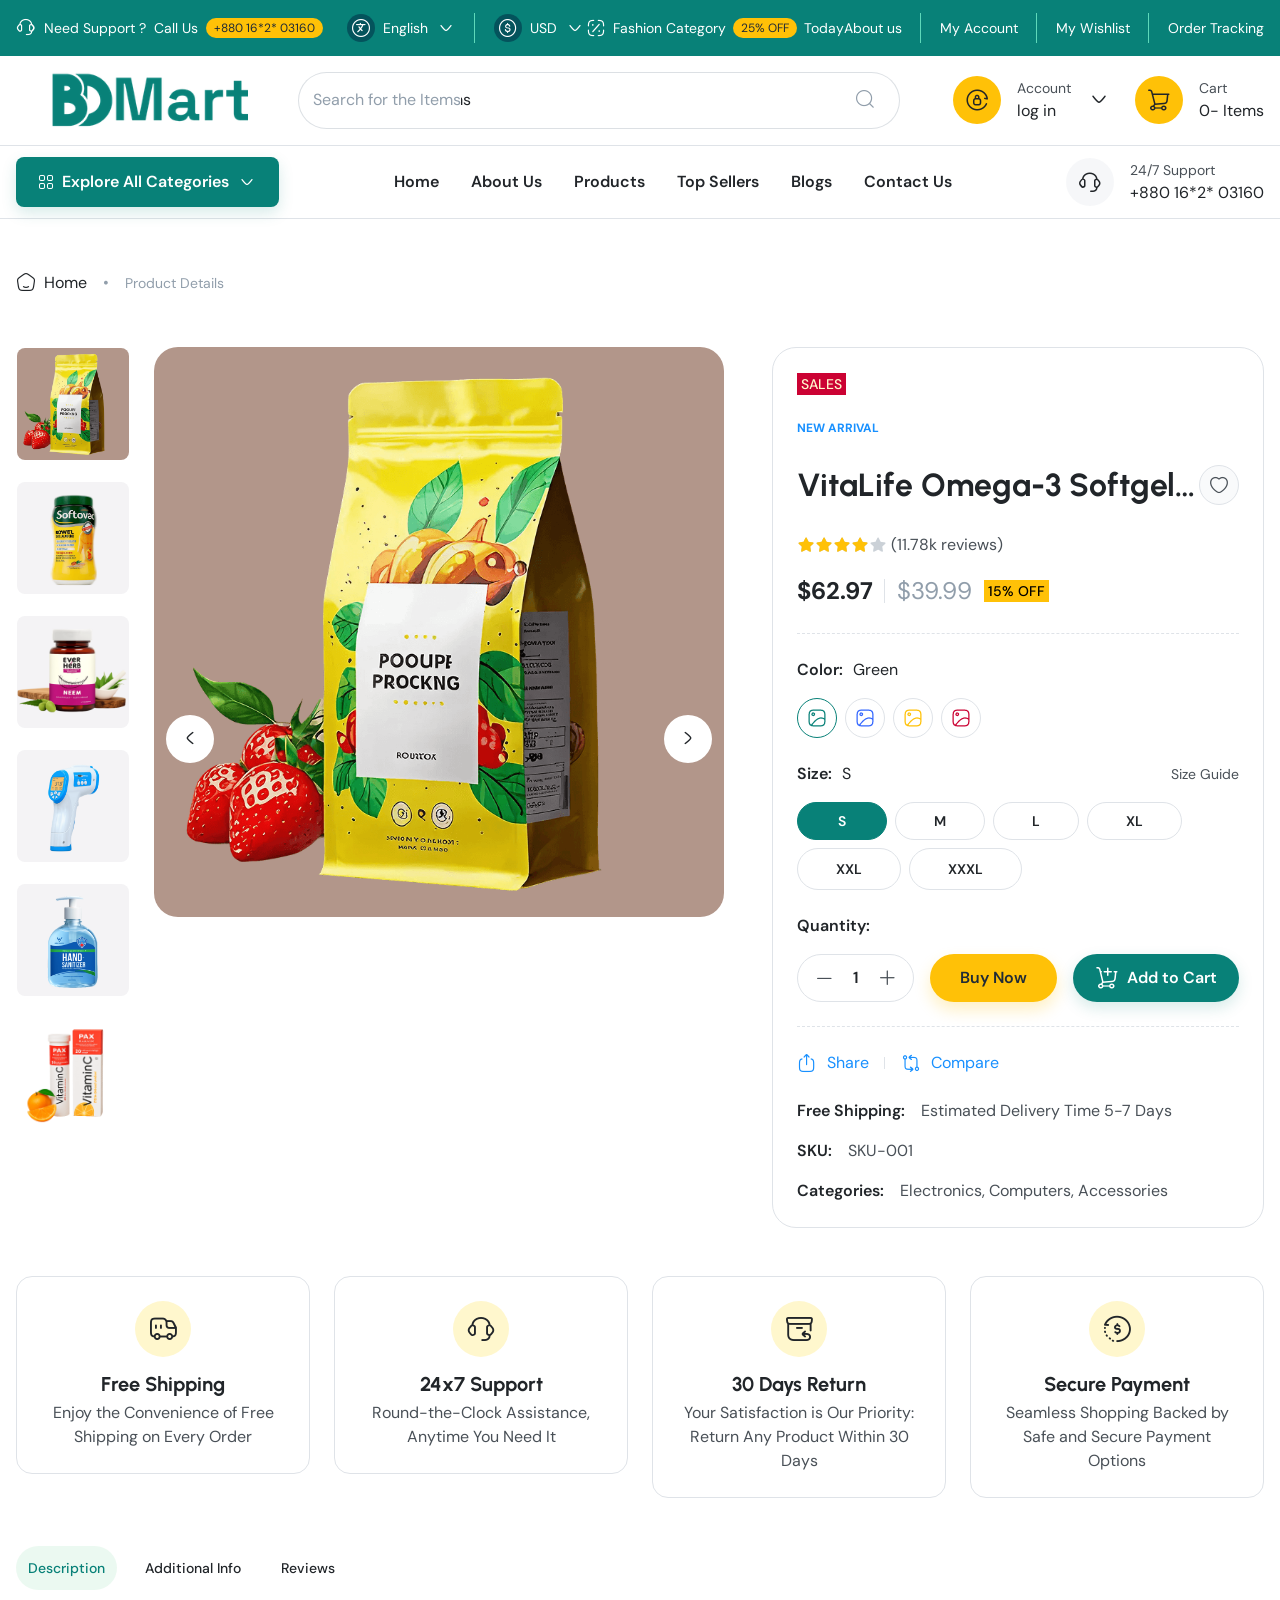
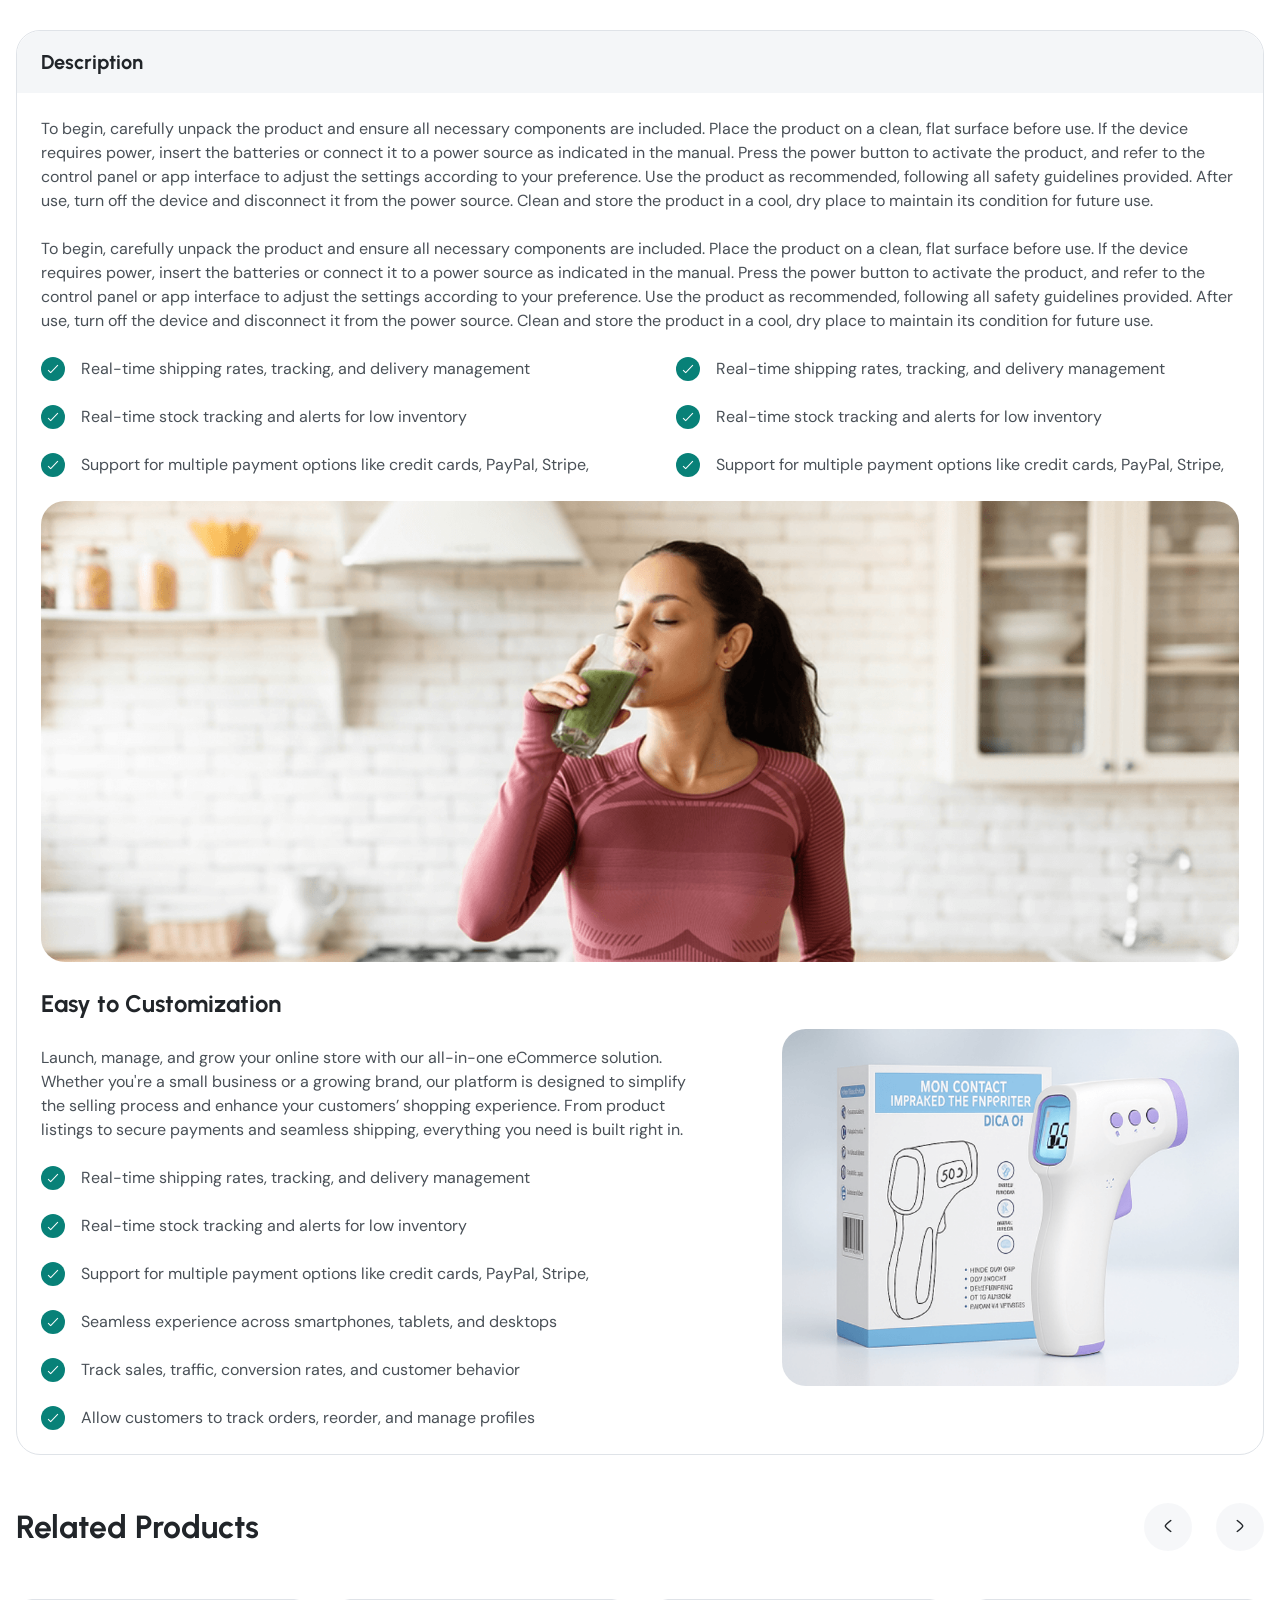
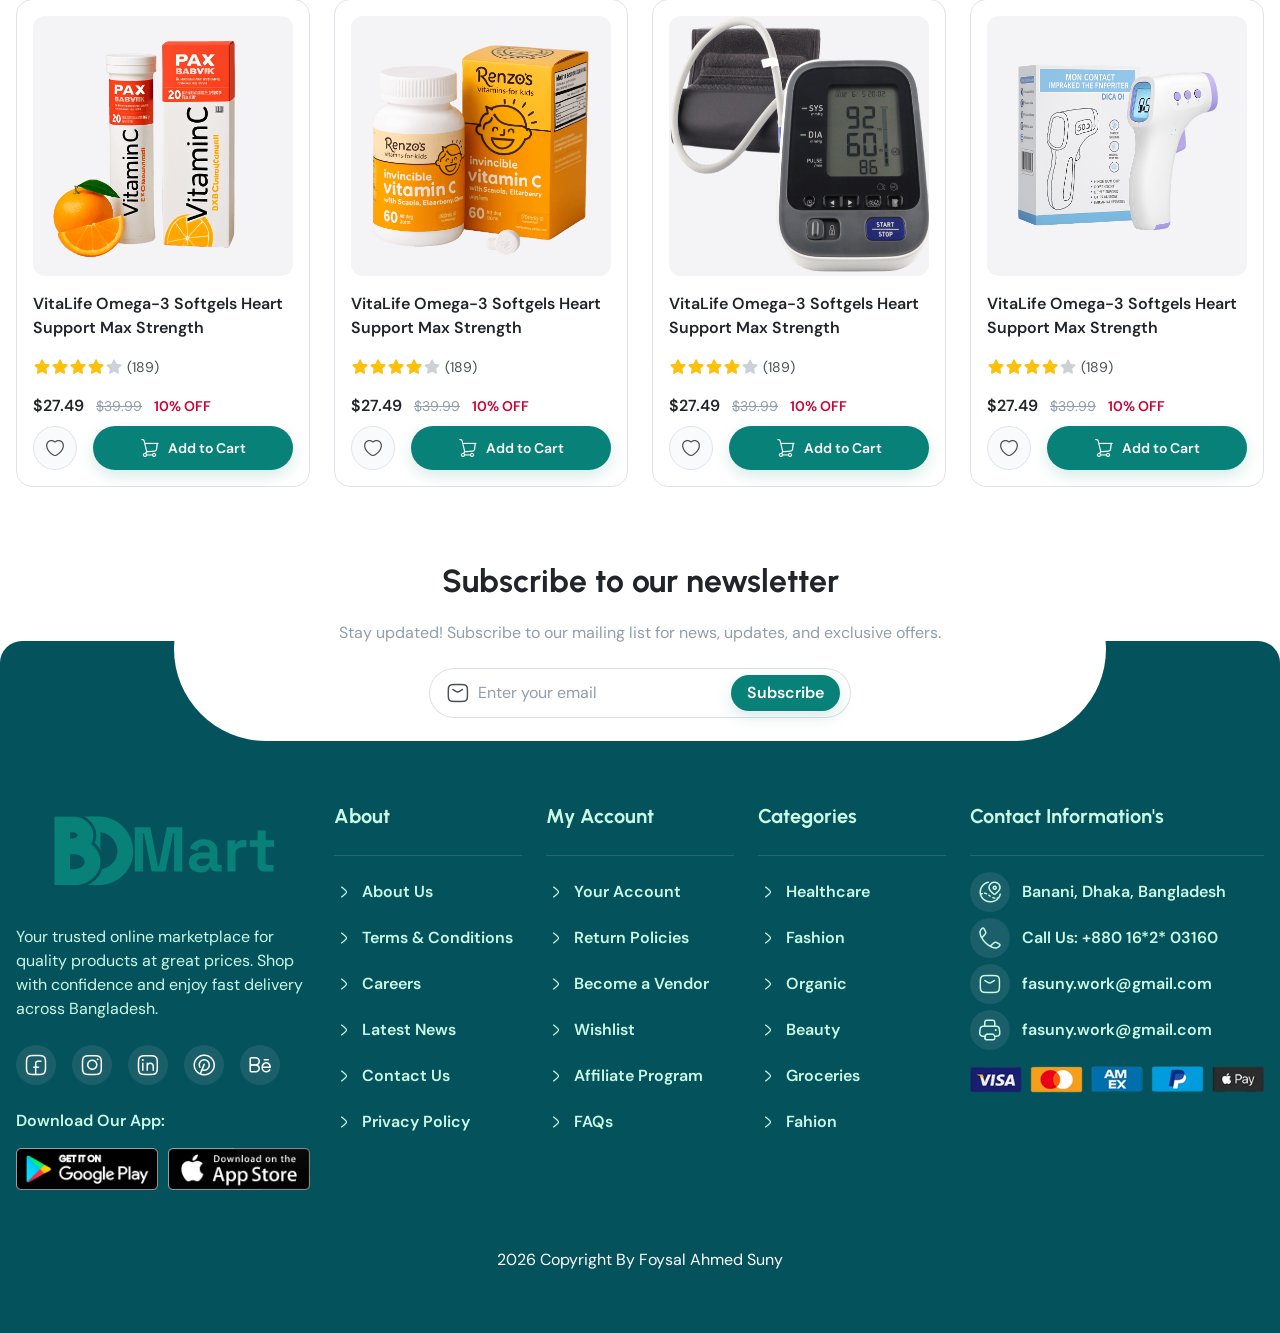
<file: product-details.html>
<!DOCTYPE html>
<html lang="en">
  
<!-- Mirrored from sellzy-preview.netlify.app/product-details by HTTrack Website Copier/3.x [XR&CO'2014], Tue, 14 Jul 2026 10:35:49 GMT -->
<!-- Added by HTTrack --><meta http-equiv="content-type" content="text/html;charset=UTF-8" /><!-- /Added by HTTrack -->
<head>
    <!-- ========== Meta Tags ========== -->
    <meta charset="UTF-8" />
    <meta http-equiv="X-UA-Compatible" content="IE=edge" />
    <meta name="viewport" content="width=device-width, initial-scale=1.0" />
    <title>BDMart - Ecommerce Website</title>

    <!-- ========== Favicon ========== -->
    <link
      rel="shortcut icon"
      href="assets/images/favicon.png"
      type="image/x-icon"
    />

    <!-- ========== Google Fonts ========== -->
    <link
      href="https://fonts.googleapis.com/css2?family=DM+Sans:ital,opsz,wght@0,9..40,100..1000;1,9..40,100..1000&amp;display=swap"
      rel="stylesheet"
    />
    <link
      href="https://fonts.googleapis.com/css2?family=Urbanist:ital,wght@0,100..900;1,100..900&amp;display=swap"
      rel="stylesheet"
    />

    <!-- ========== Huge Icons CSS ========== -->
    <link
      rel="stylesheet"
      href="assets/css/vendor/hugeicons/hgi-stroke-rounded.css"
    />

    <!-- ========== Slick CSS ========== -->
    <link rel="stylesheet" href="assets/css/vendor/slick.min.css" />

    <!-- ========== Nice Select CSS ========== -->
    <link rel="stylesheet" href="assets/css/vendor/nice-select.css" />

    <!-- ========== NoUI Slider CSS ========== -->
    <link rel="stylesheet" href="assets/css/vendor/nouislider.min.css" />

    <!-- ========== Animate CSS ========== -->
    <link rel="stylesheet" href="assets/css/vendor/animate.min.css" />

    <!-- ========== Custom CSS ========== -->
    <link rel="stylesheet" href="assets/css/style.css" />
  </head>
  <body>
    <!-- Preloader Start -->
    <div id="preloader" class="preloader">
      <div class="pxl-loader-spinner">
        <div class="pxl-loader-bounce1"></div>
        <div class="pxl-loader-bounce2"></div>
        <div class="pxl-loader-bounce3"></div>
      </div>
    </div>
    <!-- Preloader End -->

    <!-- Overlay Start -->
    <div
      data-overlay-for
      class="modal-overlay hidden w-full h-screen fixed top-0 left-0 bg-[#161C247A] z-90"
    ></div>
    <!-- Overlay End -->

    <!-- Scroll To Top Button Start -->
    <button
      class="scroll-to-top hide btn btn-primary size-10 rounded-[50px] z-50 inline-flex items-center justify-center fixed md:right-8 md:bottom-8 right-[15px] bottom-[85px] transition-all duration-400 ease-in-out"
    >
      <i class="hgi hgi-stroke hgi-arrow-up-01 leading-6 text-2xl"></i>
    </button>
    <!-- Scroll To Top Button End -->

    <!-- SIDEBAR START -->
    <div
      class="fixed top-0 left-0 w-[350px] bg-white h-full z-91 px-4 py-6 flex flex-col justify-between gap-y-6 overflow-y-auto shadow-dark-z-24 transition-all duration-250 ease-[cubic-bezier(0.645,0.045,0.355,1)] data-[state=open]:translate-x-0 data-[state=open]:opacity-100 data-[state=open]:visible data-[state=close]:-translate-x-[200px] data-[state=close]:opacity-0 data-[state=close]:invisible"
      id="sidebar"
      data-state="close"
    >
      <div>
        <div class="relative pb-6">
          <img src="assets/images/logo.png" alt="Logo" class="w-[100px]" />
          <button
            class="size-7 inline-flex items-center justify-center absolute top-0 right-0 rounded-full bg-[rgba(145,158,171,0.08)]"
            id="side-bar-menu-close"
          >
            <i
              class="hgi hgi-stroke hgi-multiplication-sign text-xl leading-5"
            ></i>
          </button>
        </div>

        <div class="flex flex-col gap-y-6">
          <div class="relative search-input-container">
            <div class="input-group w-full px-4 py-2 rounded-[100px]">
              <div class="input-group-addon" data-align="inline-end">
                <i
                  class="hgi hgi-stroke hgi-search-01 text-2xl text-gray-500"
                ></i>
              </div>
              <input
                type="text"
                class="form-control header-search-input"
                placeholder="Search for the Items"
              />
            </div>
            <div
              data-state="close"
              class="search-result-container p-4 absolute w-full top-[calc(100%+10px)] left-0 border border-gray-300 shadow-light-z-12 bg-white rounded-3xl z-9 transform data-[state=close]:translate-y-4 data-[state=close]:opacity-0 data-[state=close]:invisible transition-all duration-300 ease-[cubic-bezier(0.645,0.045,0.355,1)] data-[state=open]:translate-y-0 data-[state=open]:opacity-100 data-[state=open]:visible"
            >
              <div class="flex justify-between items-center mb-4">
                <p class="font-semibold text-light-primary-text">
                  Recent Search
                </p>
                <button
                  class="text-primary text-base leading-[26px] font-semibold cursor-pointer"
                >
                  Reset History
                </button>
              </div>
              <div
                class="flex flex-wrap items-center gap-2 recent-search-list mb-4"
              >
                <button
                  class="recent-search-item btn text-sm leading-[22px] font-normal btn-default outline btn-medium pl-3 py-1.5 pr-1.5 rounded-[50px]"
                >
                  Vitamin D Supplement
                  <span
                    class="inline-flex items-center justify-center size-4 bg-[rgba(145,158,171,0.32)] rounded-full"
                  >
                    <i
                      class="hgi hgi-stroke hgi-cancel-01 text-xs text-white"
                    ></i>
                  </span>
                </button>
                <button
                  class="recent-search-item btn text-sm leading-[22px] font-normal btn-default outline btn-medium pl-3 py-1.5 pr-1.5 rounded-[50px]"
                >
                  Pain Relief Spray
                  <span
                    class="inline-flex items-center justify-center size-4 bg-[rgba(145,158,171,0.32)] rounded-full"
                  >
                    <i
                      class="hgi hgi-stroke hgi-cancel-01 text-xs text-white"
                    ></i>
                  </span>
                </button>
                <button
                  class="recent-search-item btn text-sm leading-[22px] font-normal btn-default outline btn-medium pl-3 py-1.5 pr-1.5 rounded-[50px]"
                >
                  Baby Thermometer
                  <span
                    class="inline-flex items-center justify-center size-4 bg-[rgba(145,158,171,0.32)] rounded-full"
                  >
                    <i
                      class="hgi hgi-stroke hgi-cancel-01 text-xs text-white"
                    ></i>
                  </span>
                </button>
              </div>
              <div class="recommended-search-list-wrapper">
                <p class="text-base font-semibold text-light-primary-text mb-4">
                  Recommended
                </p>
                <div
                  class="recommended-search-list flex flex-col gap-y-2 divide-y divide-gray-300"
                >
                  <div
                    class="flex items-center gap-x-4 py-2 first:pt-0 last:pb-0"
                  >
                    <div class="size-10 flex-none rounded-lg bg-[#F4F3F5]">
                      <img
                        src="assets/images/vitamin-c.png"
                        alt="recommended-search-1"
                      />
                    </div>
                    <p
                      class="text-base font-semibold text-light-primary-text hover:text-primary transition-colors duration-300"
                    >
                      <a href="#">Immunity booster</a>
                    </p>
                  </div>
                  <div
                    class="flex items-center gap-x-4 py-2 first:pt-0 last:pb-0"
                  >
                    <div class="size-10 flex-none rounded-lg bg-[#F4F3F5]">
                      <img
                        src="assets/images/hand-sanitizer-1.png"
                        alt="recommended-search-1"
                      />
                    </div>
                    <p
                      class="text-base font-semibold text-light-primary-text hover:text-primary transition-colors duration-300"
                    >
                      <a href="#">Hand Sanitizer 500ml</a>
                    </p>
                  </div>
                  <div
                    class="flex items-center gap-x-4 py-2 first:pt-0 last:pb-0"
                  >
                    <div class="size-10 flex-none rounded-lg bg-[#F4F3F5]">
                      <img
                        src="assets/images/combat.png"
                        alt="recommended-search-1"
                      />
                    </div>
                    <p
                      class="text-base font-semibold text-light-primary-text hover:text-primary transition-colors duration-300"
                    >
                      <a href="#">Heart health supplements</a>
                    </p>
                  </div>
                  <div
                    class="flex items-center gap-x-4 py-2 first:pt-0 last:pb-0"
                  >
                    <div class="size-10 flex-none rounded-lg bg-[#F4F3F5]">
                      <img
                        src="assets/images/vitamin-b12.png"
                        alt="recommended-search-1"
                      />
                    </div>
                    <p
                      class="text-base font-semibold text-light-primary-text hover:text-primary transition-colors duration-300"
                    >
                      <a href="#">Protein powder for women</a>
                    </p>
                  </div>
                </div>
              </div>
            </div>
          </div>

          <nav class="mobile-menu">
            <ul>
              <li>
                <a href="#">Home</a>
                <ul>
                  <li><a href='index.html'>Home 1</a></li>
                  <li><a href='index-2.html'>Home 2</a></li>
                  <li><a href='index-3.html'>Home 3</a></li>
                  <li><a href='index-4.html'>Home 4</a></li>
                  <li><a href='index-5.html'>Home 5</a></li>
                </ul>
              </li>
              <li>
                <a href='about.html'>About Us</a>
              </li>
              <li>
                <a class="active" href="#">Shop</a>
                <ul>
                  <li>
                    <a class="active" href="#">Product Details</a>
                    <ul>
                      <li>
                        <a class='active' href='product-details.html'>Product Details Version 1</a
                        >
                      </li>
                      <li>
                        <a href='product-details-2.html'>Product Details Version 2</a
                        >
                      </li>
                      <li>
                        <a href='product-details-3.html'>Product Details Version 3</a
                        >
                      </li>
                      <li>
                        <a href='product-details-4.html'>Product Details Version 4</a
                        >
                      </li>
                      <li>
                        <a href='product-details-5.html'>Product Details Version 5</a
                        >
                      </li>
                      <li>
                        <a href='product-details-6.html'>Product Details Version 6</a
                        >
                      </li>
                    </ul>
                  </li>
                  <li>
                    <a href='wishlist-style-v1.html'>Shop - Wishlist Version 1</a
                    >
                  </li>
                  <li>
                    <a href='wishlist-style-v2.html'>Shop - Wishlist Version 2</a
                    >
                  </li>
                  <li><a href='cart-single-vendor.html'>Shop - Cart</a></li>
                  <li>
                    <a href='cart-multi-vendor.html'>Shop - Cart Multi Vendor</a
                    >
                  </li>
                  <li><a href='compare.html'>Shop - Compare</a></li>
                </ul>
              </li>
              <li>
                <a href="#">Sellers</a>
                <ul>
                  <li><a href='vendors-grid.html'>Seller Grid</a></li>
                  <li><a href='vendors-list.html'>Seller List</a></li>
                  <li>
                    <a href='vendor-left-sidebar-marketplace.html'>
                      Seller Market Place v1
                    </a>
                  </li>
                  <li>
                    <a href='vendor-left-top-marketplace.html'>
                      Seller Market Place v2
                    </a>
                  </li>
                  <li><a href='vendor-account.html'>Seller Account</a></li>
                  <li>
                    <a href='vendor-dashboard.html'>Seller Dashboard</a>
                  </li>
                </ul>
              </li>
              <li>
                <a href="#">Mega Menu</a>
                <ul>
                  <li>
                    <a href="#">Shop grid</a>
                    <ul>
                      <li>
                        <a href='shop-left-sidebar-3col.html'>3 Columns (Left Filter)</a
                        >
                      </li>
                      <li>
                        <a href='shop-left-sidebar-4col.html'>4 Columns (Left Filter)</a
                        >
                      </li>
                      <li>
                        <a href='shop-left-sidebar-5col.html'>5 Columns (Left Filter)</a
                        >
                      </li>
                    </ul>
                  </li>
                  <li>
                    <a href="#">Grid with banner</a>
                    <ul>
                      <li>
                        <a href='banner-left-sidebar-3col.html'>3 Columns (Left Filter)</a
                        >
                      </li>
                      <li>
                        <a href='banner-left-sidebar-4col.html'>3 Columns (Left Filter)</a
                        >
                      </li>
                      <li>
                        <a href='banner-left-sidebar-5col.html'>3 Columns (Left Filter)</a
                        >
                      </li>
                    </ul>
                  </li>
                  <li>
                    <a href="#">Full width layout</a>
                    <ul>
                      <li>
                        <a href='full-banner-3col.html'>Grid - 3 Columns (Banner)</a
                        >
                      </li>
                      <li>
                        <a href='full-banner-4col.html'>Grid - 4 Columns (Banner)</a
                        >
                      </li>
                      <li>
                        <a href='full-banner-5col.html'>Grid - 5 Columns (Banner)</a
                        >
                      </li>
                      <li>
                        <a href='full-banner-6col.html'>Grid - 6 Columns (Banner)</a
                        >
                      </li>
                    </ul>
                  </li>
                  <li>
                    <a href="#">Horizontal filter</a>
                    <ul>
                      <li>
                        <a href='banner-with-horizontal-filter-3col.html'>Grid - 3 Columns (Banner)</a
                        >
                      </li>
                      <li>
                        <a href='banner-with-horizontal-filter-4col.html'>Grid - 4 Columns (Banner)</a
                        >
                      </li>
                      <li>
                        <a href='banner-with-horizontal-filter-5col.html'>Grid - 5 Columns (Banner)</a
                        >
                      </li>
                      <li>
                        <a href='banner-with-horizontal-filter-6col.html'>Grid - 6 Columns (Banner)</a
                        >
                      </li>
                    </ul>
                  </li>
                  <li>
                    <a href="#">Top Banner</a>
                    <ul>
                      <li><a href="#">Grid - 3 Columns (Left Filter)</a></li>
                      <li><a href="#">Grid - 4 Columns (Left Filter)</a></li>
                      <li><a href="#">Grid - 5 Columns (Left Filter)</a></li>
                      <li>
                        <a href='banner-list-with-sidebar.html'>List - 1 Column (Left Filter)</a
                        >
                      </li>
                      <li>
                        <a href='banner-list-without-sidebar-2col.html'>List - 2 Columns (Left Filter)</a
                        >
                      </li>
                    </ul>
                  </li>
                  <li>
                    <a href="#">Banner with filter</a>
                    <ul>
                      <li>
                        <a href='banner-category-filter-3col.html'>Grid - 3 Columns (Banner)</a
                        >
                      </li>
                      <li>
                        <a href='banner-category-filter-4col.html'>Grid - 4 Columns (Banner)</a
                        >
                      </li>
                      <li>
                        <a href='banner-category-filter-5col.html'>Grid - 5 Columns (Banner)</a
                        >
                      </li>
                      <li>
                        <a href='banner-category-filter-6col.html'>Grid - 6 Columns (Banner)</a
                        >
                      </li>
                    </ul>
                  </li>
                </ul>
              </li>
              <li>
                <a href="#">Pages</a>
                <ul>
                  <li><a href='404.html'>404 Page</a></li>
                  <li><a href='coming-soon.html'>Coming Soon</a></li>
                  <li><a href='faq.html'>FAQ</a></li>
                  <li><a href='my-account.html'>My Account</a></li>
                </ul>
              </li>
              <li>
                <a href="#">Blog</a>
                <ul>
                  <li><a href='blog-grid.html'>Blog Grid</a></li>
                  <li><a href='blog-list.html'>Blog List</a></li>
                  <li><a href='blog-details.html'>Blog Details</a></li>
                </ul>
              </li>
              <li><a href='contact.html'>Contact</a></li>
            </ul>
          </nav>
          <div class="border border-gray-500/24 p-5 rounded-2xl">
            <div class="flex flex-col gap-y-3">
              <a href="#" class="flex items-center gap-x-2 login-page-btn">
                <span
                  class="inline-flex items-center justify-center bg-warning size-8 rounded-full"
                  ><i
                    class="hgi hgi-stroke hgi-lock-sync-01 text-base text-light-primary-text"
                  ></i>
                </span>
                log in / Sign Up
              </a>
              <a href="#" class="flex items-center gap-x-2">
                <span
                  class="inline-flex items-center justify-center bg-warning size-8 rounded-full"
                >
                  <i
                    class="hgi hgi-stroke hgi-call text-base text-light-primary-text"
                  ></i>
                </span>
                888-777-999
              </a>
            </div>
          </div>
          <div>
            <h4 class="mb-3">Follow us</h4>
            <ul class="flex items-center gap-x-4">
              <li>
                <a
                  href="#"
                  class="inline-flex items-center justify-center gap-x-2"
                  ><span
                    class="size-8 bg-primary-dark inline-flex items-center justify-center rounded-full"
                    ><i
                      class="hgi hgi-stroke hgi-facebook-01 text-base text-white"
                    ></i></span
                ></a>
              </li>
              <li>
                <a
                  href="#"
                  class="inline-flex items-center justify-center gap-x-2"
                >
                  <span
                    class="size-8 bg-primary-dark inline-flex items-center justify-center rounded-full"
                  >
                    <i
                      class="hgi hgi-stroke hgi-linkedin-01 text-base text-white"
                    ></i> </span
                ></a>
              </li>
              <li>
                <a
                  href="#"
                  class="inline-flex items-center justify-center gap-x-2"
                  ><span
                    class="size-8 bg-primary-dark inline-flex items-center justify-center rounded-full"
                  >
                    <i
                      class="hgi hgi-stroke hgi-instagram text-base text-white"
                    ></i> </span
                ></a>
              </li>
              <li>
                <a
                  href="#"
                  class="inline-flex items-center justify-center gap-x-2 hover:translate-y-3"
                  ><span
                    class="size-8 bg-primary-dark inline-flex items-center justify-center rounded-full"
                  >
                    <i
                      class="hgi hgi-stroke hgi-twitter text-base text-white"
                    ></i> </span
                ></a>
              </li>
            </ul>
          </div>
        </div>
      </div>
    </div>
    <!-- SIDEBAR END -->

    <!-- Cart Sidebar Start -->
    <div
      data-state="close"
      class="cart-sidebar flex fixed xl:top-[30px] xl:right-[22px] right-0 top-0 xl:h-[calc(100vh-52px)] h-full z-99 max-w-[1101px] w-full bg-white xl:rounded-2xl rounded-none transition-all duration-250 ease-[cubic-bezier(0.645,0.045,0.355,1)] data-[state=open]:translate-x-0 data-[state=open]:opacity-100 data-[state=open]:visible data-[state=close]:translate-x-[200px] data-[state=close]:opacity-0 data-[state=close]:invisible"
    >
      <div
        class="similar-products max-w-[500px] w-full h-full border-r border-gray-300 xl:block hidden"
      >
        <div
          class="similar-products-header pt-6 px-6 pb-4 border-b border-gray-300 flex flex-col gap-y-1"
        >
          <h5>Similar Products</h5>
          <p>You May Also Like</p>
        </div>
        <div
          class="similar-products-content p-6 flex flex-col gap-y-4 overflow-y-auto h-[calc(100%-100px)]"
        >
          <div
            class="similar-product-item flex items-center gap-x-4 p-4 border border-gray-300 rounded-2xl"
          >
            <a class='similar-product-item-image w-[102px] h-[102px] rounded-xl bg-[#F4F3F5] overflow-hidden relative' href='product-details.html'>
              <img
                src="assets/images/vitamin-c.png"
                alt="Product Image"
                class="w-full h-full object-cover rounded-xl"
              />
              <span
                class="product-discount-badge absolute top-[11px] left-0 bg-error text-warning-lighter font-medium text-sm leading-[22px] px-1 after:absolute after:top-0 after:left-full after:z-10 after:w-1 after:h-full after:bg-[url('images/discount-shape.html')] after:bg-contain"
                >Sale</span
              >
            </a>
            <div
              class="similar-product-item-content flex flex-col gap-y-2 flex-1"
            >
              <h6 class="text-base font-semibold">
                <a href='product-details.html'>Fresh Bask Basket Fruits</a>
              </h6>
              <p class="text-sm leading-[22px]">Shop Name</p>
              <div class="flex items-center justify-between">
                <div class="price-section flex items-center gap-x-3">
                  <span
                    class="current-price text-base font-semibold text-light-primary-text"
                    >$27.49</span
                  >
                  <span
                    class="old-price text-base text-light-disabled-text line-through"
                    >$39.99</span
                  >
                </div>
                <a class='btn btn-primary btn-medium rounded-full font-semibold text-sm leading-6 px-4 py-2' href='cart-single-vendor.html'>
                  <span>
                    <i
                      class="hgi hgi-stroke hgi-shopping-cart-02 text-xl text-white"
                    ></i>
                  </span>
                  <span>Add</span>
                </a>
              </div>
            </div>
          </div>
          <div
            class="similar-product-item flex items-center gap-x-4 p-4 border border-gray-300 rounded-2xl"
          >
            <a class='similar-product-item-image w-[102px] h-[102px] rounded-xl bg-[#F4F3F5] overflow-hidden relative' href='product-details.html'>
              <img
                src="assets/images/apple-juice.png"
                alt="Product Image"
                class="w-full h-full object-cover rounded-xl"
              />
              <span
                class="product-discount-badge absolute top-[11px] left-0 bg-error text-warning-lighter font-medium text-sm leading-[22px] px-1 after:absolute after:top-0 after:left-full after:z-10 after:w-1 after:h-full after:bg-[url('images/discount-shape.html')] after:bg-contain"
                >Sale</span
              >
            </a>
            <div
              class="similar-product-item-content flex flex-col gap-y-2 flex-1"
            >
              <h6 class="text-base font-semibold">
                <a href='product-details.html'>Fresh Bask Basket Fruits</a>
              </h6>
              <p class="text-sm leading-[22px]">Shop Name</p>
              <div class="flex items-center justify-between">
                <div class="price-section flex items-center gap-x-3">
                  <span
                    class="current-price text-base font-semibold text-light-primary-text"
                    >$27.49</span
                  >
                  <span
                    class="old-price text-base text-light-disabled-text line-through"
                    >$39.99</span
                  >
                </div>
                <a class='btn btn-primary btn-medium rounded-full font-semibold text-sm leading-6 px-4 py-2' href='cart-single-vendor.html'>
                  <span>
                    <i
                      class="hgi hgi-stroke hgi-shopping-cart-02 text-xl text-white"
                    ></i>
                  </span>
                  <span>Add</span>
                </a>
              </div>
            </div>
          </div>
          <div
            class="similar-product-item flex items-center gap-x-4 p-4 border border-gray-300 rounded-2xl"
          >
            <a class='similar-product-item-image w-[102px] h-[102px] rounded-xl bg-[#F4F3F5] overflow-hidden relative' href='product-details.html'>
              <img
                src="assets/images/ground-nuts-oil.png"
                alt="Product Image"
                class="w-full h-full object-cover rounded-xl"
              />
              <span
                class="product-discount-badge absolute top-[11px] left-0 bg-error text-warning-lighter font-medium text-sm leading-[22px] px-1 after:absolute after:top-0 after:left-full after:z-10 after:w-1 after:h-full after:bg-[url('images/discount-shape.html')] after:bg-contain"
                >Sale</span
              >
            </a>
            <div
              class="similar-product-item-content flex flex-col gap-y-2 flex-1"
            >
              <h6 class="text-base font-semibold">
                <a href='product-details.html'>Fresh Bask Basket Fruits</a>
              </h6>
              <p class="text-sm leading-[22px]">Shop Name</p>
              <div class="flex items-center justify-between">
                <div class="price-section flex items-center gap-x-3">
                  <span
                    class="current-price text-base font-semibold text-light-primary-text"
                    >$27.49</span
                  >
                  <span
                    class="old-price text-base text-light-disabled-text line-through"
                    >$39.99</span
                  >
                </div>
                <a class='btn btn-primary btn-medium rounded-full font-semibold text-sm leading-6 px-4 py-2' href='cart-single-vendor.html'>
                  <span>
                    <i
                      class="hgi hgi-stroke hgi-shopping-cart-02 text-xl text-white"
                    ></i>
                  </span>
                  <span>Add</span>
                </a>
              </div>
            </div>
          </div>
          <div
            class="similar-product-item flex items-center gap-x-4 p-4 border border-gray-300 rounded-2xl"
          >
            <a class='similar-product-item-image w-[102px] h-[102px] rounded-xl bg-[#F4F3F5] overflow-hidden relative' href='product-details.html'>
              <img
                src="assets/images/vitamin-c-2.png"
                alt="Product Image"
                class="w-full h-full object-cover rounded-xl"
              />
              <span
                class="product-discount-badge absolute top-[11px] left-0 bg-error text-warning-lighter font-medium text-sm leading-[22px] px-1 after:absolute after:top-0 after:left-full after:z-10 after:w-1 after:h-full after:bg-[url('images/discount-shape.html')] after:bg-contain"
                >Sale</span
              >
            </a>
            <div
              class="similar-product-item-content flex flex-col gap-y-2 flex-1"
            >
              <h6 class="text-base font-semibold">
                <a href='product-details.html'>Fresh Bask Basket Fruits</a>
              </h6>
              <p class="text-sm leading-[22px]">Shop Name</p>
              <div class="flex items-center justify-between">
                <div class="price-section flex items-center gap-x-3">
                  <span
                    class="current-price text-base font-semibold text-light-primary-text"
                    >$27.49</span
                  >
                  <span
                    class="old-price text-base text-light-disabled-text line-through"
                    >$39.99</span
                  >
                </div>
                <a class='btn btn-primary btn-medium rounded-full font-semibold text-sm leading-6 px-4 py-2' href='cart-single-vendor.html'>
                  <span>
                    <i
                      class="hgi hgi-stroke hgi-shopping-cart-02 text-xl text-white"
                    ></i>
                  </span>
                  <span>Add</span>
                </a>
              </div>
            </div>
          </div>
          <div
            class="similar-product-item flex items-center gap-x-4 p-4 border border-gray-300 rounded-2xl"
          >
            <a class='similar-product-item-image w-[102px] h-[102px] rounded-xl bg-[#F4F3F5] overflow-hidden relative' href='product-details.html'>
              <img
                src="assets/images/temperature-gun-2.png"
                alt="Product Image"
                class="w-full h-full object-cover rounded-xl"
              />
              <span
                class="product-discount-badge absolute top-[11px] left-0 bg-error text-warning-lighter font-medium text-sm leading-[22px] px-1 after:absolute after:top-0 after:left-full after:z-10 after:w-1 after:h-full after:bg-[url('images/discount-shape.html')] after:bg-contain"
                >Sale</span
              >
            </a>
            <div
              class="similar-product-item-content flex flex-col gap-y-2 flex-1"
            >
              <h6 class="text-base font-semibold">
                <a href='product-details.html'>Fresh Bask Basket Fruits</a>
              </h6>
              <p class="text-sm leading-[22px]">Shop Name</p>
              <div class="flex items-center justify-between">
                <div class="price-section flex items-center gap-x-3">
                  <span
                    class="current-price text-base font-semibold text-light-primary-text"
                    >$27.49</span
                  >
                  <span
                    class="old-price text-base text-light-disabled-text line-through"
                    >$39.99</span
                  >
                </div>
                <a class='btn btn-primary btn-medium rounded-full font-semibold text-sm leading-6 px-4 py-2' href='cart-single-vendor.html'>
                  <span>
                    <i
                      class="hgi hgi-stroke hgi-shopping-cart-02 text-xl text-white"
                    ></i>
                  </span>
                  <span>Add</span>
                </a>
              </div>
            </div>
          </div>
          <div
            class="similar-product-item flex items-center gap-x-4 p-4 border border-gray-300 rounded-2xl"
          >
            <a class='similar-product-item-image w-[102px] h-[102px] rounded-xl bg-[#F4F3F5] overflow-hidden relative' href='product-details.html'>
              <img
                src="assets/images/aooca.png"
                alt="Product Image"
                class="w-full h-full object-cover rounded-xl"
              />
              <span
                class="product-discount-badge absolute top-[11px] left-0 bg-error text-warning-lighter font-medium text-sm leading-[22px] px-1 after:absolute after:top-0 after:left-full after:z-10 after:w-1 after:h-full after:bg-[url('images/discount-shape.html')] after:bg-contain"
                >Sale</span
              >
            </a>
            <div
              class="similar-product-item-content flex flex-col gap-y-2 flex-1"
            >
              <h6 class="text-base font-semibold">
                <a href='product-details.html'>Fresh Bask Basket Fruits</a>
              </h6>
              <p class="text-sm leading-[22px]">Shop Name</p>
              <div class="flex items-center justify-between">
                <div class="price-section flex items-center gap-x-3">
                  <span
                    class="current-price text-base font-semibold text-light-primary-text"
                    >$27.49</span
                  >
                  <span
                    class="old-price text-base text-light-disabled-text line-through"
                    >$39.99</span
                  >
                </div>
                <a class='btn btn-primary btn-medium rounded-full font-semibold text-sm leading-6 px-4 py-2' href='cart-single-vendor.html'>
                  <span>
                    <i
                      class="hgi hgi-stroke hgi-shopping-cart-02 text-xl text-white"
                    ></i>
                  </span>
                  <span>Add</span>
                </a>
              </div>
            </div>
          </div>
        </div>
      </div>
      <div
        class="cart-products xl:max-w-[600px] w-full h-full flex flex-col justify-between"
      >
        <div
          class="cart-products-header pt-6 px-6 pb-4 border-b border-gray-300 flex flex-col gap-y-1 relative"
        >
          <h5>Cart Products</h5>
          <p>1 Item in Cart</p>

          <button
            data-close-sidebar=".cart-sidebar"
            class="close-sidebar-btn absolute top-6 right-6 cursor-pointer inline-flex items-center justify-center size-9 rounded-full bg-[rgba(145,158,171,0.08)]"
          >
            <i
              class="hgi hgi-stroke hgi-multiplication-sign text-xl leading-5 text-light-primary-text"
            ></i>
          </button>
        </div>
        <div
          class="cart-products-content p-6 flex flex-col gap-y-4 overflow-y-auto h-[calc(100%-250px)]"
        >
          <div
            class="cart-product-item flex flex-col sm:flex-row items-center sm:gap-x-4 gap-y-2 sm:gap-y-0 p-4 border border-gray-300 rounded-2xl"
          >
            <a class='cart-product-item-image sm:w-[102px] sm:h-[102px] rounded-xl bg-[#F4F3F5] overflow-hidden relative' href='product-details.html'>
              <img
                src="assets/images/home-3/watermelon.png"
                alt="Product Image"
                class="w-full h-full object-cover rounded-xl"
              />
            </a>
            <div
              class="cart-product-item-content flex flex-col gap-y-2 flex-1 w-full"
            >
              <div class="flex items-center justify-between gap-x-2">
                <h6 class="text-base font-semibold">
                  <a href='product-details.html'>Fresh Bask Basket Fruits</a>
                </h6>
                <div class="cart-edit-remove flex items-center gap-x-3">
                  <button>
                    <i
                      class="hgi hgi-stroke hgi-edit-02 text-xl text-light-primary-text"
                    ></i>
                  </button>
                  <button>
                    <i
                      class="hgi hgi-stroke hgi-delete-01 text-xl text-light-primary-text"
                    ></i>
                  </button>
                </div>
              </div>
              <p class="text-sm leading-[22px]">Color: Black, Size: 250 ML</p>
              <div class="flex items-center justify-between">
                <div class="price-section flex items-center gap-x-3">
                  <span
                    class="current-price text-base font-semibold text-light-primary-text"
                    >$27.49</span
                  >
                  <span
                    class="old-price text-base text-light-disabled-text line-through"
                    >$39.99</span
                  >
                </div>
                <div
                  class="border border-gray-300 inline-flex items-center justify-center rounded-[80px] max-w-[108px] py-2.5 px-4"
                >
                  <button
                    class="inline-flex items-center justify-center hover:text-primary"
                  >
                    <i
                      class="hgi hgi-stroke hgi-remove-circle text-2xl leading-6"
                    ></i>
                  </button>
                  <input
                    type="text"
                    readonly=""
                    value="1"
                    class="border-0 w-full grow text-center focus:outline-none font-semibold"
                  />

                  <button
                    class="inline-flex items-center justify-center hover:text-primary"
                  >
                    <i
                      class="hgi hgi-stroke hgi-add-circle text-2xl leading-6"
                    ></i>
                  </button>
                </div>
              </div>
            </div>
          </div>
          <div
            class="cart-product-item flex flex-col sm:flex-row items-center sm:gap-x-4 gap-y-2 sm:gap-y-0 p-4 border border-gray-300 rounded-2xl"
          >
            <a class='cart-product-item-image sm:w-[102px] sm:h-[102px] rounded-xl bg-[#F4F3F5] overflow-hidden relative' href='product-details.html'>
              <img
                src="assets/images/home-3/avocado.png"
                alt="Product Image"
                class="w-full h-full object-cover rounded-xl"
              />
            </a>
            <div
              class="cart-product-item-content flex flex-col gap-y-2 flex-1 w-full"
            >
              <div class="flex items-center justify-between gap-x-2">
                <h6 class="text-base font-semibold">
                  <a href='product-details.html'>Fresh Bask Basket Fruits</a>
                </h6>
                <div class="cart-edit-remove flex items-center gap-x-3">
                  <button>
                    <i
                      class="hgi hgi-stroke hgi-edit-02 text-xl text-light-primary-text"
                    ></i>
                  </button>
                  <button>
                    <i
                      class="hgi hgi-stroke hgi-delete-01 text-xl text-light-primary-text"
                    ></i>
                  </button>
                </div>
              </div>
              <p class="text-sm leading-[22px]">Color: Black, Size: 250 ML</p>
              <div class="flex items-center justify-between">
                <div class="price-section flex items-center gap-x-3">
                  <span
                    class="current-price text-base font-semibold text-light-primary-text"
                    >$27.49</span
                  >
                  <span
                    class="old-price text-base text-light-disabled-text line-through"
                    >$39.99</span
                  >
                </div>
                <div
                  class="border border-gray-300 inline-flex items-center justify-center rounded-[80px] max-w-[108px] py-2.5 px-4"
                >
                  <button
                    class="inline-flex items-center justify-center hover:text-primary"
                  >
                    <i
                      class="hgi hgi-stroke hgi-remove-circle text-2xl leading-6"
                    ></i>
                  </button>
                  <input
                    type="text"
                    readonly=""
                    value="1"
                    class="border-0 w-full grow text-center focus:outline-none font-semibold"
                  />

                  <button
                    class="inline-flex items-center justify-center hover:text-primary"
                  >
                    <i
                      class="hgi hgi-stroke hgi-add-circle text-2xl leading-6"
                    ></i>
                  </button>
                </div>
              </div>
            </div>
          </div>
          <div
            class="cart-product-item flex flex-col sm:flex-row items-center sm:gap-x-4 gap-y-2 sm:gap-y-0 p-4 border border-gray-300 rounded-2xl"
          >
            <a class='cart-product-item-image sm:w-[102px] sm:h-[102px] rounded-xl bg-[#F4F3F5] overflow-hidden relative' href='product-details.html'>
              <img
                src="assets/images/home-3/pouch-mockup.png"
                alt="Product Image"
                class="w-full h-full object-cover rounded-xl"
              />
              <span
                class="product-discount-badge absolute top-1/2 -translate-y-1/2 left-0 bg-error text-warning-lighter font-medium text-sm leading-[22px] px-1 after:absolute after:top-0 after:left-full after:z-10 after:w-1 after:h-full after:bg-[url('images/discount-shape.html')] after:bg-contain"
                >Out of Stock</span
              >
            </a>
            <div
              class="cart-product-item-content flex flex-col gap-y-2 flex-1 w-full"
            >
              <div class="flex items-center justify-between gap-x-2">
                <h6 class="text-base font-semibold">
                  <a href='product-details.html'>Fresh Bask Basket Fruits</a>
                </h6>
                <div class="cart-edit-remove flex items-center gap-x-3">
                  <button>
                    <i
                      class="hgi hgi-stroke hgi-edit-02 text-xl text-light-primary-text"
                    ></i>
                  </button>
                  <button>
                    <i
                      class="hgi hgi-stroke hgi-delete-01 text-xl text-light-primary-text"
                    ></i>
                  </button>
                </div>
              </div>
              <p class="text-sm leading-[22px]">Color: Black, Size: 250 ML</p>
              <div class="flex items-center justify-between">
                <div class="price-section flex items-center gap-x-3">
                  <span
                    class="current-price text-base font-semibold text-light-primary-text"
                    >$27.49</span
                  >
                  <span
                    class="old-price text-base text-light-disabled-text line-through"
                    >$39.99</span
                  >
                </div>
                <div
                  class="border border-gray-300 inline-flex items-center justify-center rounded-[80px] max-w-[108px] py-2.5 px-4"
                >
                  <button
                    class="inline-flex items-center justify-center hover:text-primary"
                  >
                    <i
                      class="hgi hgi-stroke hgi-remove-circle text-2xl leading-6"
                    ></i>
                  </button>
                  <input
                    type="text"
                    readonly=""
                    value="1"
                    class="border-0 w-full grow text-center focus:outline-none font-semibold"
                  />

                  <button
                    class="inline-flex items-center justify-center hover:text-primary"
                  >
                    <i
                      class="hgi hgi-stroke hgi-add-circle text-2xl leading-6"
                    ></i>
                  </button>
                </div>
              </div>
            </div>
          </div>
          <div
            class="cart-product-item flex flex-col sm:flex-row items-center sm:gap-x-4 gap-y-2 sm:gap-y-0 p-4 border border-gray-300 rounded-2xl"
          >
            <a class='cart-product-item-image sm:w-[102px] sm:h-[102px] rounded-xl bg-[#F4F3F5] overflow-hidden relative' href='product-details.html'>
              <img
                src="assets/images/home-3/strawberry-snacks.png"
                alt="Product Image"
                class="w-full h-full object-cover rounded-xl"
              />
            </a>
            <div
              class="cart-product-item-content flex flex-col gap-y-2 flex-1 w-full"
            >
              <div class="flex items-center justify-between gap-x-2">
                <h6 class="text-base font-semibold">
                  <a href='product-details.html'>Fresh Bask Basket Fruits</a>
                </h6>
                <div class="cart-edit-remove flex items-center gap-x-3">
                  <button>
                    <i
                      class="hgi hgi-stroke hgi-edit-02 text-xl text-light-primary-text"
                    ></i>
                  </button>
                  <button>
                    <i
                      class="hgi hgi-stroke hgi-delete-01 text-xl text-light-primary-text"
                    ></i>
                  </button>
                </div>
              </div>
              <p class="text-sm leading-[22px]">Color: Black, Size: 250 ML</p>
              <div class="flex items-center justify-between">
                <div class="price-section flex items-center gap-x-3">
                  <span
                    class="current-price text-base font-semibold text-light-primary-text"
                    >$27.49</span
                  >
                  <span
                    class="old-price text-base text-light-disabled-text line-through"
                    >$39.99</span
                  >
                </div>
                <div
                  class="border border-gray-300 inline-flex items-center justify-center rounded-[80px] max-w-[108px] py-2.5 px-4"
                >
                  <button
                    class="inline-flex items-center justify-center hover:text-primary"
                  >
                    <i
                      class="hgi hgi-stroke hgi-remove-circle text-2xl leading-6"
                    ></i>
                  </button>
                  <input
                    type="text"
                    readonly=""
                    value="1"
                    class="border-0 w-full grow text-center focus:outline-none font-semibold"
                  />

                  <button
                    class="inline-flex items-center justify-center hover:text-primary"
                  >
                    <i
                      class="hgi hgi-stroke hgi-add-circle text-2xl leading-6"
                    ></i>
                  </button>
                </div>
              </div>
            </div>
          </div>
          <div
            class="cart-product-item flex flex-col sm:flex-row items-center sm:gap-x-4 gap-y-2 sm:gap-y-0 p-4 border border-gray-300 rounded-2xl"
          >
            <a class='cart-product-item-image sm:w-[102px] sm:h-[102px] rounded-xl bg-[#F4F3F5] overflow-hidden relative' href='product-details.html'>
              <img
                src="assets/images/home-3/pomegranate.png"
                alt="Product Image"
                class="w-full h-full object-cover rounded-xl"
              />
            </a>
            <div
              class="cart-product-item-content flex flex-col gap-y-2 flex-1 w-full"
            >
              <div class="flex items-center justify-between gap-x-2">
                <h6 class="text-base font-semibold">
                  <a href='product-details.html'>Fresh Bask Basket Fruits</a>
                </h6>
                <div class="cart-edit-remove flex items-center gap-x-3">
                  <button>
                    <i
                      class="hgi hgi-stroke hgi-edit-02 text-xl text-light-primary-text"
                    ></i>
                  </button>
                  <button>
                    <i
                      class="hgi hgi-stroke hgi-delete-01 text-xl text-light-primary-text"
                    ></i>
                  </button>
                </div>
              </div>
              <p class="text-sm leading-[22px]">Color: Black, Size: 250 ML</p>
              <div class="flex items-center justify-between">
                <div class="price-section flex items-center gap-x-3">
                  <span
                    class="current-price text-base font-semibold text-light-primary-text"
                    >$27.49</span
                  >
                  <span
                    class="old-price text-base text-light-disabled-text line-through"
                    >$39.99</span
                  >
                </div>
                <div
                  class="border border-gray-300 inline-flex items-center justify-center rounded-[80px] max-w-[108px] py-2.5 px-4"
                >
                  <button
                    class="inline-flex items-center justify-center hover:text-primary"
                  >
                    <i
                      class="hgi hgi-stroke hgi-remove-circle text-2xl leading-6"
                    ></i>
                  </button>
                  <input
                    type="text"
                    readonly=""
                    value="1"
                    class="border-0 w-full grow text-center focus:outline-none font-semibold"
                  />

                  <button
                    class="inline-flex items-center justify-center hover:text-primary"
                  >
                    <i
                      class="hgi hgi-stroke hgi-add-circle text-2xl leading-6"
                    ></i>
                  </button>
                </div>
              </div>
            </div>
          </div>
        </div>
        <div
          class="cart-products-footer p-6 border-t border-gray-300 flex flex-col gap-y-4"
        >
          <div class="cart-subtotal flex items-center justify-between">
            <h5>Subtotal</h5>
            <h5>$27.49</h5>
          </div>
          <div class="cart-buttons flex items-center gap-x-4">
            <a class='btn btn-default outline btn-large rounded-[80px] flex-1 shadow-none' href='cart-single-vendor.html'>
              View Cart
            </a>
            <a class='btn btn-primary btn-large rounded-[80px] flex-1' href='checkout.html'>
              Proceed to Checkout
            </a>
          </div>
        </div>
      </div>
    </div>
    <!-- Cart Sidebar End -->

    <!-- Register Page Sidebar Start -->
    <div
      data-state="close"
      class="register-page-sidebar fixed xl:top-[30px] xl:right-[22px] right-0 top-0 xl:h-[calc(100vh-52px)] h-full z-99 max-w-[600px] w-full bg-white xl:rounded-2xl rounded-none transition-all duration-250 ease-[cubic-bezier(0.645,0.045,0.355,1)] data-[state=open]:translate-x-0 data-[state=open]:opacity-100 data-[state=open]:visible data-[state=close]:translate-x-[200px] data-[state=close]:opacity-0 data-[state=close]:invisible"
    >
      <div
        class="register-page-sidebar-header px-6 pt-6 pb-4 border-b border-gray-300 relative"
      >
        <h5>Create an Account</h5>
        <button
          data-close-sidebar=".login-page-sidebar"
          class="close-sidebar-btn absolute top-1/2 right-6 -translate-y-1/2 cursor-pointer inline-flex items-center justify-center size-9 rounded-full bg-[rgba(145,158,171,0.08)]"
        >
          <i
            class="hgi hgi-stroke hgi-multiplication-sign text-xl leading-5 text-light-primary-text"
          ></i>
        </button>
      </div>
      <div
        class="register-page-sidebar-content p-10 flex flex-col gap-y-10 overflow-y-auto max-h-[calc(100%-70px)]"
      >
        <div class="image-wrapper mx-auto">
          <img
            src="assets/images/authentication/register-illustration.png"
            alt="register"
          />
        </div>
        <p
          class="text-light-disabled-text text-center relative before:absolute before:-z-1 before:top-1/2 before:-translate-y-1/2 before:w-full before:h-px before:bg-gray-300 before:left-0"
        >
          <span class="bg-white px-4 z-1">Or sign up with</span>
        </p>
        <div class="flex items-center gap-x-4">
          <button
            class="btn btn-default outline btn-large rounded-[80px] flex-1 shadow-none"
          >
            <svg
              width="24"
              height="24"
              viewBox="0 0 24 24"
              fill="none"
              xmlns="http://www.w3.org/2000/svg"
            >
              <path
                d="M6.18173 12.2128C6.18173 11.5642 6.28946 10.9423 6.48173 10.359L3.11627 7.78906C2.46037 9.12081 2.09082 10.6214 2.09082 12.2128C2.09082 13.8028 2.45991 15.3025 3.11491 16.6333L6.47855 14.0583C6.28809 13.4778 6.18173 12.8582 6.18173 12.2128Z"
                fill="#FBBC05"
              />
              <path
                d="M12.0908 6.31167C13.4998 6.31167 14.7726 6.81096 15.7726 7.62798L18.6817 4.72302C16.9089 3.17975 14.6362 2.22656 12.0908 2.22656C8.13894 2.22656 4.74257 4.48653 3.11621 7.78866L6.48167 10.3586C7.25712 8.00472 9.46757 6.31167 12.0908 6.31167Z"
                fill="#EB4335"
              />
              <path
                d="M12.0908 18.1134C9.46757 18.1134 7.25712 16.4203 6.48167 14.0664L3.11621 16.6359C4.74257 19.9385 8.13894 22.1985 12.0908 22.1985C14.5298 22.1985 16.8585 21.3324 18.6062 19.7098L15.4117 17.2401C14.5103 17.8079 13.3753 18.1134 12.0908 18.1134Z"
                fill="#34A853"
              />
              <path
                d="M21.6363 12.214C21.6363 11.624 21.5454 10.9885 21.409 10.3984H12.0908V14.2566H17.4545C17.1863 15.572 16.4563 16.5833 15.4117 17.2414L18.6063 19.7111C20.4422 18.0072 21.6363 15.469 21.6363 12.214Z"
                fill="#4285F4"
              />
            </svg>

            Google
          </button>
          <button
            class="btn btn-default outline btn-large rounded-[80px] flex-1 shadow-none"
          >
            <svg
              width="24"
              height="24"
              viewBox="0 0 24 24"
              fill="none"
              xmlns="http://www.w3.org/2000/svg"
            >
              <path
                d="M17 3.4982C17 3.22206 16.7761 2.9982 16.5 2.9982H14C11.3793 2.86766 9.14528 4.87829 9 7.4982V10.1982H6.5C6.22386 10.1982 6 10.4221 6 10.6982V13.2982C6 13.5743 6.22386 13.7982 6.5 13.7982H9V20.4982C9 20.7743 9.22386 20.9982 9.5 20.9982H12.5C12.7761 20.9982 13 20.7743 13 20.4982V13.7982H15.62C15.8487 13.8015 16.0505 13.6491 16.11 13.4282L16.83 10.8282C16.8703 10.6785 16.8389 10.5185 16.7449 10.3952C16.6509 10.2718 16.5051 10.1991 16.35 10.1982H13V7.4982C13.0515 6.9853 13.4845 6.59562 14 6.5982H16.5C16.7761 6.5982 17 6.37434 17 6.0982V3.4982Z"
                fill="#1877F2"
              />
            </svg>

            Facebook
          </button>
        </div>
        <div class="register-form">
          <form class="flex flex-col gap-y-6">
            <div class="grid grid-cols-1 md:grid-cols-2 gap-x-4 gap-y-6">
              <div class="relative w-full">
                <input
                  type="text"
                  id="first-name"
                  class="peer form-control input-group medium rounded-[80px] px-3.5 placeholder-transparent focus:placeholder-transparent focus:outline-none"
                  placeholder="First Name *"
                />

                <label
                  for="first-name"
                  class="absolute left-[14px] top-1/2 -translate-y-1/2 text-xs leading-[18px] transition-all peer-placeholder-shown:text-light-disabled-text peer-focus:text-light-disabled-text peer-placeholder-shown:text-[16px] peer-placeholder-shown:top-1/2 peer-focus:text-[12px] peer-focus:top-0 peer-[:not(:placeholder-shown)]:text-[12px] peer-[:not(:placeholder-shown)]:top-0 bg-white peer-focus:px-1 peer-[:not(:placeholder-shown)]:px-1"
                >
                  First Name *
                </label>
              </div>
              <div class="relative w-full">
                <input
                  type="text"
                  id="last-name"
                  class="peer form-control input-group medium rounded-[80px] px-3.5 placeholder-transparent focus:placeholder-transparent focus:outline-none"
                  placeholder="Last Name *"
                />

                <label
                  for="last-name"
                  class="absolute left-[14px] top-1/2 -translate-y-1/2 text-xs leading-[18px] transition-all peer-placeholder-shown:text-light-disabled-text peer-focus:text-light-disabled-text peer-placeholder-shown:text-[16px] peer-placeholder-shown:top-1/2 peer-focus:text-[12px] peer-focus:top-0 peer-[:not(:placeholder-shown)]:text-[12px] peer-[:not(:placeholder-shown)]:top-0 bg-white peer-focus:px-1 peer-[:not(:placeholder-shown)]:px-1"
                >
                  Last Name *
                </label>
              </div>
            </div>
            <div class="relative w-full">
              <input
                type="email"
                id="register-email"
                class="peer form-control input-group medium rounded-[80px] px-3.5 placeholder-transparent focus:placeholder-transparent focus:outline-none"
                placeholder="Email *"
              />

              <label
                for="register-email"
                class="absolute left-[14px] top-1/2 -translate-y-1/2 text-xs leading-[18px] transition-all peer-placeholder-shown:text-light-disabled-text peer-focus:text-light-disabled-text peer-placeholder-shown:text-[16px] peer-placeholder-shown:top-1/2 peer-focus:text-[12px] peer-focus:top-0 peer-[:not(:placeholder-shown)]:text-[12px] peer-[:not(:placeholder-shown)]:top-0 bg-white peer-focus:px-1 peer-[:not(:placeholder-shown)]:px-1"
              >
                Email *
              </label>
            </div>
            <div class="relative w-full">
              <input
                type="password"
                id="register-password"
                class="peer form-control input-group medium rounded-[80px] px-3.5 placeholder-transparent focus:placeholder-transparent focus:outline-none"
                placeholder="Password *"
              />

              <label
                for="register-password"
                class="absolute left-[14px] top-1/2 -translate-y-1/2 text-xs leading-[18px] transition-all peer-placeholder-shown:text-light-disabled-text peer-focus:text-light-disabled-text peer-placeholder-shown:text-[16px] peer-placeholder-shown:top-1/2 peer-focus:text-[12px] peer-focus:top-0 peer-[:not(:placeholder-shown)]:text-[12px] peer-[:not(:placeholder-shown)]:top-0 bg-white peer-focus:px-1 peer-[:not(:placeholder-shown)]:px-1"
              >
                Password *
              </label>
            </div>
            <div class="relative w-full">
              <input
                type="password"
                id="confirm-password"
                class="peer form-control input-group medium rounded-[80px] px-3.5 placeholder-transparent focus:placeholder-transparent focus:outline-none"
                placeholder="Confirm Password *"
              />

              <label
                for="confirm-password"
                class="absolute left-[14px] top-1/2 -translate-y-1/2 text-xs leading-[18px] transition-all peer-placeholder-shown:text-light-disabled-text peer-focus:text-light-disabled-text peer-placeholder-shown:text-[16px] peer-placeholder-shown:top-1/2 peer-focus:text-[12px] peer-focus:top-0 peer-[:not(:placeholder-shown)]:text-[12px] peer-[:not(:placeholder-shown)]:top-0 bg-white peer-focus:px-1 peer-[:not(:placeholder-shown)]:px-1"
              >
                Confirm Password *
              </label>
            </div>
            <div>
              <button class="btn btn-primary btn-large rounded-[80px] w-full">
                Create Account
              </button>
            </div>
          </form>
        </div>
        <div class="account-having-section">
          <p class="leading-[26px] font-semibold">
            Already have an account ?
            <a class="text-primary login-page-btn" href="#">Sign In</a>
          </p>
        </div>
      </div>
    </div>
    <!-- Register Page Sidebar End -->

    <!-- Login Page Sidebar Start -->
    <div
      data-state="close"
      class="login-page-sidebar fixed xl:top-[30px] xl:right-[22px] right-0 top-0 xl:h-[calc(100vh-52px)] h-full z-99 max-w-[600px] w-full bg-white xl:rounded-2xl rounded-none transition-all duration-250 ease-[cubic-bezier(0.645,0.045,0.355,1)] data-[state=open]:translate-x-0 data-[state=open]:opacity-100 data-[state=open]:visible data-[state=close]:translate-x-[200px] data-[state=close]:opacity-0 data-[state=close]:invisible"
    >
      <div
        class="login-page-sidebar-header px-6 pt-6 pb-4 border-b border-gray-300 relative"
      >
        <h5>Log In</h5>
        <button
          data-close-sidebar=".login-page-sidebar"
          class="close-sidebar-btn absolute top-1/2 right-6 -translate-y-1/2 cursor-pointer inline-flex items-center justify-center size-9 rounded-full bg-[rgba(145,158,171,0.08)]"
        >
          <i
            class="hgi hgi-stroke hgi-multiplication-sign text-xl leading-5 text-light-primary-text"
          ></i>
        </button>
      </div>
      <div
        class="login-page-sidebar-content p-10 flex flex-col gap-y-10 overflow-y-auto max-h-[calc(100%-70px)]"
      >
        <div class="image-wrapper mx-auto">
          <img
            src="assets/images/authentication/login-illustration.png"
            alt="login"
          />
        </div>
        <p
          class="text-light-disabled-text text-center relative before:absolute before:-z-1 before:top-1/2 before:-translate-y-1/2 before:w-full before:h-px before:bg-gray-300 before:left-0"
        >
          <span class="bg-white px-4 z-1">Or log in with</span>
        </p>
        <div class="flex items-center gap-x-4">
          <button
            class="btn btn-default outline btn-large rounded-[80px] flex-1 shadow-none"
          >
            <svg
              width="24"
              height="24"
              viewBox="0 0 24 24"
              fill="none"
              xmlns="http://www.w3.org/2000/svg"
            >
              <path
                d="M6.18173 12.2128C6.18173 11.5642 6.28946 10.9423 6.48173 10.359L3.11627 7.78906C2.46037 9.12081 2.09082 10.6214 2.09082 12.2128C2.09082 13.8028 2.45991 15.3025 3.11491 16.6333L6.47855 14.0583C6.28809 13.4778 6.18173 12.8582 6.18173 12.2128Z"
                fill="#FBBC05"
              />
              <path
                d="M12.0908 6.31167C13.4998 6.31167 14.7726 6.81096 15.7726 7.62798L18.6817 4.72302C16.9089 3.17975 14.6362 2.22656 12.0908 2.22656C8.13894 2.22656 4.74257 4.48653 3.11621 7.78866L6.48167 10.3586C7.25712 8.00472 9.46757 6.31167 12.0908 6.31167Z"
                fill="#EB4335"
              />
              <path
                d="M12.0908 18.1134C9.46757 18.1134 7.25712 16.4203 6.48167 14.0664L3.11621 16.6359C4.74257 19.9385 8.13894 22.1985 12.0908 22.1985C14.5298 22.1985 16.8585 21.3324 18.6062 19.7098L15.4117 17.2401C14.5103 17.8079 13.3753 18.1134 12.0908 18.1134Z"
                fill="#34A853"
              />
              <path
                d="M21.6363 12.214C21.6363 11.624 21.5454 10.9885 21.409 10.3984H12.0908V14.2566H17.4545C17.1863 15.572 16.4563 16.5833 15.4117 17.2414L18.6063 19.7111C20.4422 18.0072 21.6363 15.469 21.6363 12.214Z"
                fill="#4285F4"
              />
            </svg>

            Google
          </button>
          <button
            class="btn btn-default outline btn-large rounded-[80px] flex-1 shadow-none"
          >
            <svg
              width="24"
              height="24"
              viewBox="0 0 24 24"
              fill="none"
              xmlns="http://www.w3.org/2000/svg"
            >
              <path
                d="M17 3.4982C17 3.22206 16.7761 2.9982 16.5 2.9982H14C11.3793 2.86766 9.14528 4.87829 9 7.4982V10.1982H6.5C6.22386 10.1982 6 10.4221 6 10.6982V13.2982C6 13.5743 6.22386 13.7982 6.5 13.7982H9V20.4982C9 20.7743 9.22386 20.9982 9.5 20.9982H12.5C12.7761 20.9982 13 20.7743 13 20.4982V13.7982H15.62C15.8487 13.8015 16.0505 13.6491 16.11 13.4282L16.83 10.8282C16.8703 10.6785 16.8389 10.5185 16.7449 10.3952C16.6509 10.2718 16.5051 10.1991 16.35 10.1982H13V7.4982C13.0515 6.9853 13.4845 6.59562 14 6.5982H16.5C16.7761 6.5982 17 6.37434 17 6.0982V3.4982Z"
                fill="#1877F2"
              />
            </svg>

            Facebook
          </button>
        </div>
        <div class="login-form">
          <form class="flex flex-col gap-y-6">
            <div class="relative w-full">
              <input
                type="email"
                id="login-email"
                class="peer form-control input-group medium rounded-[80px] px-3.5 placeholder-transparent focus:placeholder-transparent focus:outline-none"
                placeholder="Email *"
              />

              <label
                for="login-email"
                class="absolute left-[14px] top-1/2 -translate-y-1/2 text-xs leading-[18px] transition-all peer-placeholder-shown:text-light-disabled-text peer-focus:text-light-disabled-text peer-placeholder-shown:text-[16px] peer-placeholder-shown:top-1/2 peer-focus:text-[12px] peer-focus:top-0 peer-[:not(:placeholder-shown)]:text-[12px] peer-[:not(:placeholder-shown)]:top-0 bg-white peer-focus:px-1 peer-[:not(:placeholder-shown)]:px-1"
              >
                Email *
              </label>
            </div>
            <div class="relative w-full">
              <input
                type="password"
                id="login-password"
                class="peer form-control input-group medium rounded-[80px] px-3.5 placeholder-transparent focus:placeholder-transparent focus:outline-none"
                placeholder="Password *"
              />

              <label
                for="login-password"
                class="absolute left-[14px] top-1/2 -translate-y-1/2 text-xs leading-[18px] transition-all peer-placeholder-shown:text-light-disabled-text peer-focus:text-light-disabled-text peer-placeholder-shown:text-[16px] peer-placeholder-shown:top-1/2 peer-focus:text-[12px] peer-focus:top-0 peer-[:not(:placeholder-shown)]:text-[12px] peer-[:not(:placeholder-shown)]:top-0 bg-white peer-focus:px-1 peer-[:not(:placeholder-shown)]:px-1"
              >
                Password *
              </label>
            </div>
            <div class="forgot-password-section text-right">
              <a
                class="text-primary font-semibold leading-[26px] forgot-password-page-btn"
                href="#"
                >Forgot Password?</a
              >
            </div>
            <div>
              <button class="btn btn-primary btn-large rounded-[80px] w-full">
                Sign In
              </button>
            </div>
          </form>
        </div>
        <div class="account-having-section">
          <p class="leading-[26px] font-semibold">
            Don't have an account ?
            <a class="text-primary register-page-btn" href="#">Sign Up</a>
          </p>
        </div>
      </div>
    </div>
    <!-- Login Page Sidebar End -->

    <!-- Forgot Password Page Sidebar Start -->
    <div
      data-state="close"
      class="forgot-password-page-sidebar fixed xl:top-[30px] xl:right-[22px] right-0 top-0 xl:h-[calc(100vh-52px)] h-full z-99 max-w-[600px] w-full bg-white xl:rounded-2xl rounded-none transition-all duration-250 ease-[cubic-bezier(0.645,0.045,0.355,1)] data-[state=open]:translate-x-0 data-[state=open]:opacity-100 data-[state=open]:visible data-[state=close]:translate-x-[200px] data-[state=close]:opacity-0 data-[state=close]:invisible"
    >
      <div
        class="forgot-password-page-sidebar-header px-6 pt-6 pb-4 border-b border-gray-300 relative"
      >
        <h5>Forgot Password</h5>
        <button
          data-close-sidebar=".forgot-password-page-sidebar"
          class="close-sidebar-btn absolute top-1/2 right-6 -translate-y-1/2 cursor-pointer inline-flex items-center justify-center size-9 rounded-full bg-[rgba(145,158,171,0.08)]"
        >
          <i
            class="hgi hgi-stroke hgi-multiplication-sign text-xl leading-5 text-light-primary-text"
          ></i>
        </button>
      </div>
      <div
        class="forgot-password-page-sidebar-content p-10 flex flex-col gap-y-10 overflow-y-auto max-h-[calc(100%-70px)]"
      >
        <div class="image-wrapper mx-auto">
          <img
            src="assets/images/authentication/forgot-password-illustration.png"
            alt="forgot-password"
          />
        </div>
        <div class="forgot-password-form">
          <form class="flex flex-col gap-y-6">
            <div class="relative w-full">
              <input
                type="email"
                id="forgot-password-email"
                class="peer form-control input-group medium rounded-[80px] px-3.5 placeholder-transparent focus:placeholder-transparent focus:outline-none"
                placeholder="Email *"
              />

              <label
                for="forgot-password-email"
                class="absolute left-[14px] top-1/2 -translate-y-1/2 text-xs leading-[18px] transition-all peer-placeholder-shown:text-light-disabled-text peer-focus:text-light-disabled-text peer-placeholder-shown:text-[16px] peer-placeholder-shown:top-1/2 peer-focus:text-[12px] peer-focus:top-0 peer-[:not(:placeholder-shown)]:text-[12px] peer-[:not(:placeholder-shown)]:top-0 bg-white peer-focus:px-1 peer-[:not(:placeholder-shown)]:px-1"
              >
                Email *
              </label>
            </div>
            <div>
              <button class="btn btn-primary btn-large rounded-[80px] w-full">
                Reset Password
              </button>
            </div>
          </form>
        </div>
        <div class="back-to-login-section">
          <a
            class="text-primary login-page-btn font-semibold leading-[26px]"
            href="#"
            >Back to Login</a
          >
        </div>
      </div>
    </div>
    <!-- Forgot Password Page Sidebar End -->

    <!-- Reset Password Page Sidebar Start -->
    <div
      data-state="close"
      class="reset-password-page-sidebar fixed xl:top-[30px] xl:right-[22px] right-0 top-0 xl:h-[calc(100vh-52px)] h-full z-99 max-w-[600px] w-full bg-white xl:rounded-2xl rounded-none transition-all duration-250 ease-[cubic-bezier(0.645,0.045,0.355,1)] data-[state=open]:translate-x-0 data-[state=open]:opacity-100 data-[state=open]:visible data-[state=close]:translate-x-[200px] data-[state=close]:opacity-0 data-[state=close]:invisible"
    >
      <div
        class="reset-password-page-sidebar-header px-6 pt-6 pb-4 border-b border-gray-300 relative"
      >
        <h5>Reset Password</h5>
        <button
          data-close-sidebar=".reset-password-page-sidebar"
          class="close-sidebar-btn absolute top-1/2 right-6 -translate-y-1/2 cursor-pointer inline-flex items-center justify-center size-9 rounded-full bg-[rgba(145,158,171,0.08)]"
        >
          <i
            class="hgi hgi-stroke hgi-multiplication-sign text-xl leading-5 text-light-primary-text"
          ></i>
        </button>
      </div>
      <div
        class="reset-password-page-sidebar-content p-10 flex flex-col gap-y-10 overflow-y-auto max-h-[calc(100%-70px)]"
      >
        <div class="image-wrapper mx-auto">
          <img
            src="assets/images/authentication/reset-illustration.png"
            alt="reset-password"
          />
        </div>
        <div class="reset-password-form">
          <form class="flex flex-col gap-y-6">
            <div class="relative w-full">
              <input
                type="password"
                id="reset-password"
                class="peer form-control input-group medium rounded-[80px] px-3.5 placeholder-transparent focus:placeholder-transparent focus:outline-none"
                placeholder="Password *"
              />

              <label
                for="reset-password"
                class="absolute left-[14px] top-1/2 -translate-y-1/2 text-xs leading-[18px] transition-all peer-placeholder-shown:text-light-disabled-text peer-focus:text-light-disabled-text peer-placeholder-shown:text-[16px] peer-placeholder-shown:top-1/2 peer-focus:text-[12px] peer-focus:top-0 peer-[:not(:placeholder-shown)]:text-[12px] peer-[:not(:placeholder-shown)]:top-0 bg-white peer-focus:px-1 peer-[:not(:placeholder-shown)]:px-1"
              >
                Password *
              </label>
            </div>
            <div class="relative w-full">
              <input
                type="password"
                id="reset-confirm-password"
                class="peer form-control input-group medium rounded-[80px] px-3.5 placeholder-transparent focus:placeholder-transparent focus:outline-none"
                placeholder="Confirm Password *"
              />

              <label
                for="reset-confirm-password"
                class="absolute left-[14px] top-1/2 -translate-y-1/2 text-xs leading-[18px] transition-all peer-placeholder-shown:text-light-disabled-text peer-focus:text-light-disabled-text peer-placeholder-shown:text-[16px] peer-placeholder-shown:top-1/2 peer-focus:text-[12px] peer-focus:top-0 peer-[:not(:placeholder-shown)]:text-[12px] peer-[:not(:placeholder-shown)]:top-0 bg-white peer-focus:px-1 peer-[:not(:placeholder-shown)]:px-1"
              >
                Confirm Password *
              </label>
            </div>
            <div>
              <button class="btn btn-primary btn-large rounded-[80px] w-full">
                Change Password
              </button>
            </div>
          </form>
        </div>
        <div class="back-to-login-section">
          <a
            class="text-primary login-page-btn font-semibold leading-[26px]"
            href="#"
            >Back to Login</a
          >
        </div>
      </div>
    </div>
    <!-- Reset Password Page Sidebar End -->

    <!-- OTP Verification Page Sidebar Start -->
    <div
      data-state="close"
      class="otp-verification-page-sidebar fixed xl:top-[30px] xl:right-[22px] right-0 top-0 xl:h-[calc(100vh-52px)] h-full z-99 max-w-[600px] w-full bg-white xl:rounded-2xl rounded-none transition-all duration-250 ease-[cubic-bezier(0.645,0.045,0.355,1)] data-[state=open]:translate-x-0 data-[state=open]:opacity-100 data-[state=open]:visible data-[state=close]:translate-x-[200px] data-[state=close]:opacity-0 data-[state=close]:invisible"
    >
      <div
        class="otp-verification-page-sidebar-header px-6 pt-6 pb-4 border-b border-gray-300 relative"
      >
        <h5>OTP Verification</h5>
        <button
          data-close-sidebar=".otp-verification-page-sidebar"
          class="close-sidebar-btn absolute top-1/2 right-6 -translate-y-1/2 cursor-pointer inline-flex items-center justify-center size-9 rounded-full bg-[rgba(145,158,171,0.08)]"
        >
          <i
            class="hgi hgi-stroke hgi-multiplication-sign text-xl leading-5 text-light-primary-text"
          ></i>
        </button>
      </div>
      <div
        class="otp-verification-page-sidebar-content p-10 flex flex-col gap-y-10 overflow-y-auto max-h-[calc(100%-70px)]"
      >
        <div class="image-wrapper mx-auto">
          <img
            src="assets/images/authentication/otp-verification-illustration.png"
            alt="otp-verification"
          />
        </div>
        <div class="otp-verification-text">
          <h6 class="mb-2">Enter the verification code</h6>
          <p>Enter the 6-digit code sent to your email address</p>
        </div>
        <div class="otp-verification-form flex flex-col gap-y-6">
          <div class="otp-verification-form-input flex gap-x-6">
            <input
              type="text"
              class="form-control w-1/3 h-14 ring-1 ring-gray-300 rounded-[80px] focus:ring-light-primary-text text-center"
              placeholder="-"
              readonly
            />
            <input
              type="text"
              class="form-control w-1/3 h-14 ring-1 ring-gray-300 rounded-[80px] focus:ring-light-primary-text text-center"
              placeholder="-"
              readonly
            />
            <input
              type="text"
              class="form-control w-1/3 h-14 ring-1 ring-gray-300 rounded-[80px] focus:ring-light-primary-text text-center"
              placeholder="-"
              readonly
            />
            <input
              type="text"
              class="form-control w-1/3 h-14 ring-1 ring-gray-300 rounded-[80px] focus:ring-light-primary-text text-center"
              placeholder="-"
              readonly
            />
            <input
              type="text"
              class="form-control w-1/3 h-14 ring-1 ring-gray-300 rounded-[80px] focus:ring-light-primary-text text-center"
              placeholder="-"
              readonly
            />
            <input
              type="text"
              class="form-control w-1/3 h-14 ring-1 ring-gray-300 rounded-[80px] focus:ring-light-primary-text text-center"
              placeholder="-"
              readonly
            />
          </div>
          <div class="otp-verification-resend-code text-right">
            <a href="#" class="text-primary font-semibold leading-[26px]"
              >Resend Code</a
            >
          </div>
          <div>
            <button class="btn btn-primary btn-large rounded-[80px] w-full">
              Verify
            </button>
          </div>
        </div>

        <div class="back-to-forgot-password-section">
          <a
            class="text-primary forgot-password-page-btn font-semibold leading-[26px]"
            href="#"
            >Back to Forgot Password</a
          >
        </div>
      </div>
    </div>
    <!-- OTP Verification Page Sidebar End -->

    <!-- Quick View Sidebar Start -->
    <div
      data-state="close"
      class="quick-view-sidebar fixed xl:top-[30px] xl:right-[22px] right-0 top-0 xl:h-[calc(100vh-52px)] h-full z-99 max-w-[950px] w-full bg-white xl:rounded-2xl rounded-none transition-all duration-250 ease-[cubic-bezier(0.645,0.045,0.355,1)] data-[state=open]:translate-x-0 data-[state=open]:opacity-100 data-[state=open]:visible data-[state=close]:translate-x-[200px] data-[state=close]:opacity-0 data-[state=close]:invisible"
    >
      <div
        class="quick-view-sidebar-header px-6 py-[15px] border-b border-gray-300 relative"
      >
        <h5>Quick View</h5>
        <button
          data-close-sidebar=".quick-view-sidebar"
          class="close-sidebar-btn absolute top-1/2 right-6 -translate-y-1/2 cursor-pointer inline-flex items-center justify-center size-9 rounded-full bg-[rgba(145,158,171,0.08)]"
        >
          <i
            class="hgi hgi-stroke hgi-multiplication-sign text-xl leading-5 text-light-primary-text"
          ></i>
        </button>
      </div>
      <div
        class="quick-view-sidebar-content lg:flex lg:flex-row p-6 gap-x-6 gap-y-6 lg:gap-y-0 w-full lg:h-full h-[calc(100%-60px)] overflow-y-auto"
      >
        <div
          class="product-images-wrapper lg:max-w-[350px] w-full lg:flex-none lg:overflow-y-auto lg:h-[calc(100%-60px)] h-auto mb-6 lg:mb-0"
        >
          <div class="space-y-4">
            <img
              class="max-h-[300px] w-full rounded-xl object-cover"
              src="assets/images/product-details/product-details-18.png"
              alt="product-image"
            />
            <img
              class="max-h-[300px] w-full rounded-xl object-cover"
              src="assets/images/product-details/product-details-16.png"
              alt="product-image"
            />
            <img
              class="max-h-[300px] w-full rounded-xl object-cover"
              src="assets/images/product-details/product-details-17.png"
              alt="product-image"
            />
          </div>
        </div>
        <div
          class="product-details-wrapper w-full lg:flex-1 @container/quick-view-product-details lg:overflow-y-auto lg:h-[calc(100%-60px)] h-auto pr-4"
        >
          <span
            class="product-discount-badge inline-block mb-4 uppercase relative bg-error text-warning-lighter font-medium text-sm leading-[22px] px-1 after:absolute after:top-0 after:left-full after:z-10 after:w-1 after:h-full after:bg-[url('images/discount-shape.html')] after:bg-contain after:bg-no-repeat"
            >Sales</span
          >
          <p
            class="uppercase text-info text-xs leading-[18px] font-bold new-arrival-badge mb-4"
          >
            New Arrival
          </p>
          <h4 class="line-clamp-2 mb-4">AE 24/7 Active Hoodie With Gaiter</h4>
          <div class="rating-section flex items-center mb-4">
            <div
              class="bg-[url('../images/star-icon.png')] w-[90px] h-4.5 bg-repeat-x overflow-hidden bg-position-[0_0]"
            >
              <div
                style="width: 80%"
                class="bg-[url('../images/star-icon.png')] h-4.5 bg-repeat-x bg-position-[0_-18px]"
              ></div>
            </div>
            <span class="font-normal inline-block ml-1">(11.78k reviews)</span>
          </div>
          <div class="price-section flex items-center gap-x-3 mb-6">
            <span
              class="current-price text-2xl leading-9 font-bold text-light-primary-text relative after:absolute after:h-6 after:w-px after:bg-gray-300 after:right-0 after:top-1/2 after:-translate-y-1/2 pr-3 inline-block"
              >$62.97</span
            >
            <span
              class="old-price text-2xl leading-9 font-normal text-light-disabled-text"
              >$39.99</span
            >
            <span
              class="product-discount-badge uppercase relative bg-error text-warning-lighter font-medium text-sm leading-[22px] px-1 after:absolute after:top-0 after:left-full after:z-10 after:w-1 after:h-full after:bg-[url('images/discount-shape.html')] after:bg-contain after:bg-no-repeat"
              >15% OFF</span
            >
          </div>
          <div
            class="product-add-to-cart-section py-6 border-b border-dashed border-gray-300 border-t"
          >
            <div class="color-variation-section mb-6">
              <div class="color-variation-section-title mb-4">
                <p
                  class="font-semibold text-light-primary-text flex items-center gap-x-2.5"
                >
                  Color:
                  <span
                    class="text-light-primary-text font-normal capitalize color-variation-selected-color"
                    >Green</span
                  >
                </p>
              </div>
              <div class="color-variation-items flex items-center gap-x-2">
                <div class="color-variation-item">
                  <button
                    data-color-text="green"
                    data-color="#088178"
                    class="cursor-pointer flex items-center justify-center rounded-full size-10 border border-primary hover:bg-[rgba(145,158,171,0.08)]"
                  >
                    <img
                      src="assets/images/product-details/color-selector-1.png"
                      alt="color"
                    />
                  </button>
                </div>
                <div class="color-variation-item">
                  <button
                    data-color-text="blue"
                    data-color="#3366FF"
                    class="cursor-pointer flex items-center justify-center rounded-full size-10 border border-gray-300 hover:bg-[rgba(145,158,171,0.08)]"
                  >
                    <img
                      src="assets/images/product-details/color-selector-2.png"
                      alt="color"
                    />
                  </button>
                </div>
                <div class="color-variation-item">
                  <button
                    data-color-text="yellow"
                    data-color="#FFC107"
                    class="cursor-pointer flex items-center justify-center rounded-full size-10 border border-gray-300 hover:bg-[rgba(145,158,171,0.08)]"
                  >
                    <img
                      src="assets/images/product-details/color-selector-3.png"
                      alt="color"
                    />
                  </button>
                </div>
                <div class="color-variation-item">
                  <button
                    data-color-text="red"
                    data-color="#CB0233"
                    class="cursor-pointer flex items-center justify-center rounded-full size-10 border border-gray-300 hover:bg-[rgba(145,158,171,0.08)]"
                  >
                    <img
                      src="assets/images/product-details/color-selector-4.png"
                      alt="color"
                    />
                  </button>
                </div>
              </div>
            </div>
            <div class="size-variation-section mb-6">
              <div
                class="size-variation-section-title mb-4 flex items-center justify-between"
              >
                <p
                  class="font-semibold text-light-primary-text flex items-center gap-x-2.5"
                >
                  Size:
                  <span
                    class="text-light-primary-text font-normal capitalize size-variation-selected-size"
                    >S</span
                  >
                </p>
                <!-- <a
                  href="#"
                  class="text-sm leading-[22px] hover:underline variation-size-guide-btn"
                  >See Size Chart</a
                > -->
              </div>
              <div
                class="size-variation-items flex items-center gap-2 2xl:flex-nowrap flex-wrap"
              >
                <div class="size-variation-item">
                  <button
                    data-size-text="S"
                    class="cursor-pointer flex items-center justify-center text-sm leading-6 px-[29px] py-1.5 font-semibold border border-primary bg-primary rounded-[100px] text-white hover:bg-primary"
                  >
                    S
                  </button>
                </div>
                <div class="size-variation-item">
                  <button
                    data-size-text="M"
                    class="cursor-pointer flex items-center justify-center text-sm leading-6 px-[29px] py-1.5 text-light-primary-text font-semibold border border-gray-300 rounded-[100px] hover:bg-[rgba(145,158,171,0.08)]"
                  >
                    M
                  </button>
                </div>
                <div class="size-variation-item">
                  <button
                    data-size-text="L"
                    class="cursor-pointer flex items-center justify-center text-sm leading-6 px-[29px] py-1.5 text-light-primary-text font-semibold border border-gray-300 rounded-[100px] hover:bg-[rgba(145,158,171,0.08)]"
                  >
                    L
                  </button>
                </div>
                <div class="size-variation-item">
                  <button
                    data-size-text="XL"
                    class="cursor-pointer flex items-center justify-center text-sm leading-6 px-[29px] py-1.5 text-light-primary-text font-semibold border border-gray-300 rounded-[100px] hover:bg-[rgba(145,158,171,0.08)]"
                  >
                    XL
                  </button>
                </div>
                <div class="size-variation-item">
                  <button
                    data-size-text="XXL"
                    class="cursor-pointer flex items-center justify-center text-sm leading-6 px-[29px] py-2 text-light-primary-text font-semibold border border-gray-300 rounded-[100px] hover:bg-[rgba(145,158,171,0.08)]"
                  >
                    XXL
                  </button>
                </div>
                <div class="size-variation-item">
                  <button
                    data-size-text="XXXL"
                    class="cursor-pointer flex items-center justify-center text-sm leading-6 px-[29px] py-2 text-light-primary-text font-semibold border border-gray-300 rounded-[100px] hover:bg-[rgba(145,158,171,0.08)]"
                  >
                    XXXL
                  </button>
                </div>
              </div>
            </div>
            <div class="product-add-to-cart-btn-section">
              <p class="font-semibold text-light-primary-text mb-4">
                Quantity:
              </p>
              <div
                class="flex items-center justify-between gap-x-4 gap-y-4 flex-wrap md:flex-nowrap md:gap-y-0"
              >
                <div
                  class="quantity-section flex-1 max-w-[126px] border border-gray-300 rounded-[80px] px-4 py-[11px] flex items-center justify-between"
                >
                  <button
                    class="quantity-btn inline-flex items-center justify-center hover:text-primary"
                  >
                    <i
                      class="hgi hgi-stroke hgi-minus-sign text-xl leading-5"
                    ></i>
                  </button>
                  <input
                    type="text"
                    class="quantity-input text-center w-full focus:outline-none font-semibold text-base leading-6 text-light-primary-text"
                    value="1"
                  />
                  <button
                    class="quantity-btn inline-flex items-center justify-center hover:text-primary"
                  >
                    <i
                      class="hgi hgi-stroke hgi-plus-sign text-xl leading-5"
                    ></i>
                  </button>
                </div>
                <div class="flex-1">
                  <a
                    href="#"
                    class="btn btn-warning btn-large rounded-[80px] w-full"
                  >
                    Buy Now
                  </a>
                </div>
                <div class="flex-1">
                  <a
                    href="#"
                    class="btn btn-primary btn-large rounded-[80px] w-full"
                  >
                    <i
                      class="hgi hgi-stroke hgi-shopping-cart-add-02 text-2xl leading-6 text-white"
                    ></i>
                    Add to Cart
                  </a>
                </div>
              </div>
            </div>
          </div>
          <div class="product-extra-info-section flex flex-col gap-y-4 my-6">
            <div
              class="product-extra-info-item flex items-center gap-x-4 gap-y-4 flex-wrap @md/quick-view-product-details:flex-nowrap @md/quick-view-product-details:gap-y-0"
            >
              <p class="font-semibold text-light-primary-text">
                Free Shipping:
              </p>
              <p>Estimated Delivery Time 5-7 Days</p>
            </div>
            <div
              class="product-extra-info-item flex items-center gap-x-4 gap-y-4 flex-wrap @md/quick-view-product-details:flex-nowrap @md/quick-view-product-details:gap-y-0"
            >
              <p class="font-semibold text-light-primary-text">SKU:</p>
              <p>SKU-001</p>
            </div>
            <div
              class="product-extra-info-item flex items-center gap-x-4 gap-y-4 flex-wrap @md/quick-view-product-details:flex-nowrap @md/quick-view-product-details:gap-y-0"
            >
              <p class="font-semibold text-light-primary-text">Categories:</p>
              <p>Electronics, Computers, Accessories</p>
            </div>
          </div>
          <div class="accordion" id="product-details-accordion">
            <div class="accordion-item">
              <div class="accordion-header active">
                <h5>Description</h5>
                <i
                  class="hgi hgi-stroke hgi-arrow-down-01 text-2xl leading-6"
                ></i>
              </div>

              <div class="accordion-body">
                <p class="mb-6">
                  To begin, carefully unpack the product and ensure all
                  necessary components are included. Place the product on a
                  clean, flat surface before use. If the device requires power,
                  insert the batteries or connect it to a power source as
                  indicated in the manual. Press the power button to activate
                  the product, and refer to the control panel or app interface
                  to adjust the settings according to your preference. Use the
                  product as recommended, following all safety guidelines
                  provided. After use, turn off the device and disconnect it
                  from the power source. Clean and store the product in a cool,
                  dry place to maintain its condition for future use.
                </p>
                <p class="mb-6">
                  To begin, carefully unpack the product and ensure all
                  necessary components are included. Place the product on a
                  clean, flat surface before use. If the device requires power,
                  insert the batteries or connect it to a power source as
                  indicated in the manual. Press the power button to activate
                  the product, and refer to the control panel or app interface
                  to adjust the settings according to your preference. Use the
                  product as recommended, following all safety guidelines
                  provided. After use, turn off the device and disconnect it
                  from the power source. Clean and store the product in a cool,
                  dry place to maintain its condition for future use.
                </p>
                <div class="mb-6">
                  <ul class="custom-list-style">
                    <li>
                      <p>
                        Real-time shipping rates, tracking, and delivery
                        management
                      </p>
                    </li>
                    <li>
                      <p>
                        Real-time stock tracking and alerts for low inventory
                      </p>
                    </li>
                    <li>
                      <p>
                        Support for multiple payment options like credit cards,
                        PayPal, Stripe,
                      </p>
                    </li>
                    <li>
                      <p>
                        Real-time shipping rates, tracking, and delivery
                        management
                      </p>
                    </li>
                    <li>
                      <p>
                        Real-time stock tracking and alerts for low inventory
                      </p>
                    </li>
                    <li>
                      <p>
                        Support for multiple payment options like credit cards,
                        PayPal, Stripe,
                      </p>
                    </li>
                  </ul>
                </div>
                <div class="mb-6">
                  <img
                    src="assets/images/product-details/product-details-19.png"
                    alt="product-details"
                    class="w-full h-full object-cover rounded-3xl max-h-[500px]"
                  />
                </div>
                <div class="mb-6">
                  <h4 class="mb-6">🛒 eCommerce Platform Features</h4>
                  <p class="mb-6">
                    Launch, manage, and grow your online store with our
                    all-in-one eCommerce solution. Whether you're a small
                    business or a growing brand, our platform is designed to
                    simplify the selling process and enhance your customers’
                    shopping experience. From product listings to secure
                    payments and seamless shipping, everything you need is built
                    right in.
                  </p>
                  <ul class="custom-list-style">
                    <li>
                      <p>
                        Real-time shipping rates, tracking, and delivery
                        management
                      </p>
                    </li>
                    <li>
                      <p>
                        Real-time stock tracking and alerts for low inventory
                      </p>
                    </li>
                    <li>
                      <p>
                        Support for multiple payment options like credit cards,
                        PayPal, Stripe,
                      </p>
                    </li>
                    <li>
                      <p>
                        Seamless experience across smartphones, tablets, and
                        desktops
                      </p>
                    </li>
                    <li>
                      <p>
                        Track sales, traffic, conversion rates, and customer
                        behavior
                      </p>
                    </li>
                    <li>
                      <p>
                        Allow customers to track orders, reorder, and manage
                        profiles
                      </p>
                    </li>
                  </ul>
                </div>
                <div class="mb-6">
                  <h4 class="mb-6">Easy to Customization</h4>
                  <p class="mb-6">
                    Launch, manage, and grow your online store with our
                    all-in-one eCommerce solution. Whether you're a small
                    business or a growing brand, our platform is designed to
                    simplify the selling process and enhance your customers’
                    shopping experience. From product listings to secure
                    payments and seamless shipping, everything you need is built
                    right in.
                  </p>
                  <ul class="custom-list-style">
                    <li>
                      <p>
                        Real-time shipping rates, tracking, and delivery
                        management
                      </p>
                    </li>
                    <li>
                      <p>
                        Real-time stock tracking and alerts for low inventory
                      </p>
                    </li>
                    <li>
                      <p>
                        Support for multiple payment options like credit cards,
                        PayPal, Stripe,
                      </p>
                    </li>
                    <li>
                      <p>
                        Seamless experience across smartphones, tablets, and
                        desktops
                      </p>
                    </li>
                    <li>
                      <p>
                        Track sales, traffic, conversion rates, and customer
                        behavior
                      </p>
                    </li>
                    <li>
                      <p>
                        Allow customers to track orders, reorder, and manage
                        profiles
                      </p>
                    </li>
                  </ul>
                </div>
                <div class="mb-6">
                  <img
                    src="assets/images/product-details/product-details-20.png"
                    alt="product-details"
                    class="w-full h-full object-cover rounded-3xl max-h-[500px]"
                  />
                </div>
                <div class="grid grid-cols-12 gap-6 mb-6">
                  <div
                    class="col-span-12 p-6 border-gray-300 border rounded-2xl text-center"
                  >
                    <span
                      class="inline-flex items-center justify-center size-14 bg-warning-lighter rounded-full"
                    >
                      <i
                        class="hgi hgi-stroke hgi-container-truck text-3xl text-light-primary-text"
                      ></i>
                    </span>
                    <h5 class="pt-3 pb-0.5">Free Shipping</h5>
                    <p>Enjoy the Convenience of Free Shipping on Every Order</p>
                  </div>
                  <div
                    class="col-span-12 p-6 border-gray-300 border rounded-2xl text-center"
                  >
                    <span
                      class="inline-flex items-center justify-center size-14 bg-warning-lighter rounded-full"
                    >
                      <i
                        class="hgi hgi-stroke hgi-customer-support text-3xl text-light-primary-text"
                      ></i>
                    </span>
                    <h5 class="pt-3 pb-0.5">24x7 Support</h5>
                    <p>Round-the-Clock Assistance, Anytime You Need It</p>
                  </div>
                  <div
                    class="col-span-12 p-6 border-gray-300 border rounded-2xl text-center"
                  >
                    <span
                      class="inline-flex items-center justify-center size-14 bg-warning-lighter rounded-full"
                    >
                      <i
                        class="hgi hgi-stroke hgi-delivery-return-02 text-3xl text-light-primary-text"
                      ></i>
                    </span>
                    <h5 class="pt-3 pb-0.5">30 Days Return</h5>
                    <p>
                      Your Satisfaction is Our Priority: Return Any Product
                      Within 30 Days
                    </p>
                  </div>
                  <div
                    class="col-span-12 p-6 border-gray-300 border rounded-2xl text-center"
                  >
                    <span
                      class="inline-flex items-center justify-center size-14 bg-warning-lighter rounded-full"
                    >
                      <i
                        class="hgi hgi-stroke hgi-transaction text-3xl text-light-primary-text"
                      ></i>
                    </span>
                    <h5 class="pt-3 pb-0.5">Secure Payment</h5>
                    <p>
                      Seamless Shopping Backed by Safe and Secure Payment
                      Options
                    </p>
                  </div>
                </div>
                <p>
                  To begin, carefully unpack the product and ensure all
                  necessary components are included. Place the product on a
                  clean, flat surface before use. If the device requires power,
                  insert the batteries or connect it to a power source as
                  indicated in the manual. Press the power button to activate
                  the product, and refer to the control panel or app interface
                  to adjust the settings according to your preference. Use the
                  product as recommended, following all safety guidelines
                  provided. After use, turn off the device and disconnect it
                  from the power source. Clean and store the product in a cool,
                  dry place to maintain its condition for future use.
                </p>
              </div>
            </div>
            <div class="accordion-item">
              <div class="accordion-header">
                <h5>Additional Info</h5>
                <i
                  class="hgi hgi-stroke hgi-arrow-down-01 text-2xl leading-6"
                ></i>
              </div>

              <div class="accordion-body">
                <table class="w-full border-collapse">
                  <tbody class="divide-y divide-gray-300">
                    <tr>
                      <th
                        class="font-semibold w-[180px] text-left py-3 text-light-primary-text"
                      >
                        Product Type
                      </th>
                      <td>Touchless Infrared Thermometer</td>
                    </tr>
                    <tr>
                      <th
                        class="font-semibold w-[180px] text-left py-3 text-light-primary-text"
                      >
                        Brand
                      </th>
                      <td>Mediguard</td>
                    </tr>
                    <tr>
                      <th
                        class="font-semibold w-[180px] text-left py-3 text-light-primary-text"
                      >
                        Model
                      </th>
                      <td>X200</td>
                    </tr>
                    <tr>
                      <th
                        class="font-semibold w-[180px] text-left py-3 text-light-primary-text"
                      >
                        Measurement Time
                      </th>
                      <td>1 Second</td>
                    </tr>
                    <tr>
                      <th
                        class="font-semibold w-[180px] text-left py-3 text-light-primary-text"
                      >
                        Contact Type
                      </th>
                      <td>Non-Contact</td>
                    </tr>
                    <tr>
                      <th
                        class="font-semibold w-[180px] text-left py-3 text-light-primary-text"
                      >
                        Measurement Range
                      </th>
                      <td>32°C – 42.9°C / 89.6°F – 109.2°F</td>
                    </tr>
                    <tr>
                      <th
                        class="font-semibold w-[180px] text-left py-3 text-light-primary-text"
                      >
                        Modes
                      </th>
                      <td>Body & Surface</td>
                    </tr>
                    <tr>
                      <th
                        class="font-semibold w-[180px] text-left py-3 text-light-primary-text"
                      >
                        Accuracy
                      </th>
                      <td>±0.2°C / ±0.4°F</td>
                    </tr>
                    <tr>
                      <th
                        class="font-semibold w-[180px] text-left py-3 text-light-primary-text"
                      >
                        Memory Capacity
                      </th>
                      <td>20 Readings</td>
                    </tr>
                    <tr>
                      <th
                        class="font-semibold w-[180px] text-left py-3 text-light-primary-text"
                      >
                        Display Type
                      </th>
                      <td>Backlit LCD</td>
                    </tr>
                    <tr>
                      <th
                        class="font-semibold w-[180px] text-left py-3 text-light-primary-text"
                      >
                        Battery Type
                      </th>
                      <td>2 × AAA (not included)</td>
                    </tr>
                    <tr>
                      <th
                        class="font-semibold w-[180px] text-left py-3 text-light-primary-text"
                      >
                        Dimensions
                      </th>
                      <td>150mm × 40mm × 45mm</td>
                    </tr>
                    <tr>
                      <th
                        class="font-semibold w-[180px] text-left py-3 text-light-primary-text"
                      >
                        Weight
                      </th>
                      <td>90g (without batteries)</td>
                    </tr>
                    <tr>
                      <th
                        class="font-semibold w-[180px] text-left py-3 text-light-primary-text"
                      >
                        Warranty
                      </th>
                      <td>1 Year</td>
                    </tr>
                    <tr>
                      <th
                        class="font-semibold w-[180px] text-left py-3 text-light-primary-text"
                      >
                        Usage
                      </th>
                      <td>Suitable for all age groups</td>
                    </tr>
                    <tr>
                      <th
                        class="font-semibold w-[180px] text-left py-3 text-light-primary-text"
                      >
                        Certification
                      </th>
                      <td>CE, FDA Approved</td>
                    </tr>
                  </tbody>
                </table>
              </div>
            </div>
            <div class="accordion-item">
              <div class="accordion-header">
                <h5>Reviews</h5>
                <i
                  class="hgi hgi-stroke hgi-arrow-down-01 text-2xl leading-6"
                ></i>
              </div>

              <div class="p-0! accordion-body">
                <div
                  class="grid grid-cols-12 divide-y divide-gray-300 rating-overview"
                >
                  <div
                    class="col-span-12 flex items-center justify-center py-6"
                  >
                    <div class="rating-heading space-y-2 text-center">
                      <p class="font-semibold text-light-primary-text">
                        Average Rating
                      </p>
                      <h2 class="text-error">4/5</h2>
                      <div
                        class="rating-section flex items-center justify-center"
                      >
                        <div
                          class="bg-[url('../images/star-icon.png')] w-[90px] h-4.5 bg-repeat-x overflow-hidden bg-position-[0_0]"
                        >
                          <div
                            style="width: 80%"
                            class="bg-[url('../images/star-icon.png')] h-4.5 bg-repeat-x bg-position-[0_-18px]"
                          ></div>
                        </div>
                      </div>
                      <p>(8.24k reviews)</p>
                    </div>
                  </div>
                  <div class="col-span-12 p-6 flex items-center justify-center">
                    <div class="list-rating space-y-6 w-full">
                      <div class="flex gap-x-4 items-center">
                        <span class="font-semibold text-light-primary-text"
                          >5 Star</span
                        >
                        <div
                          class="progress w-full flex-1 h-1.5 bg-[rgba(145,158,171,0.24)] rounded-[50px] overflow-hidden"
                        >
                          <div
                            style="width: 70%"
                            class="progress-bar h-full bg-primary rounded-[50px]"
                          ></div>
                        </div>
                        <span>35.74k</span>
                      </div>
                      <div class="flex gap-x-4 items-center">
                        <span class="font-semibold text-light-primary-text"
                          >4 Star</span
                        >
                        <div
                          class="progress w-full flex-1 h-1.5 bg-[rgba(145,158,171,0.24)] rounded-[50px] overflow-hidden"
                        >
                          <div
                            style="width: 70%"
                            class="progress-bar h-full bg-primary rounded-[50px]"
                          ></div>
                        </div>
                        <span>79.41k</span>
                      </div>
                      <div class="flex gap-x-4 items-center">
                        <span class="font-semibold text-light-primary-text"
                          >3 Star</span
                        >
                        <div
                          class="progress w-full flex-1 h-1.5 bg-[rgba(145,158,171,0.24)] rounded-[50px] overflow-hidden"
                        >
                          <div
                            style="width: 70%"
                            class="progress-bar h-full bg-primary rounded-[50px]"
                          ></div>
                        </div>
                        <span>60.69k</span>
                      </div>
                      <div class="flex gap-x-4 items-center">
                        <span class="font-semibold text-light-primary-text"
                          >2 Star</span
                        >
                        <div
                          class="progress w-full flex-1 h-1.5 bg-[rgba(145,158,171,0.24)] rounded-[50px] overflow-hidden"
                        >
                          <div
                            style="width: 70%"
                            class="progress-bar h-full bg-primary rounded-[50px]"
                          ></div>
                        </div>
                        <span>42.12k</span>
                      </div>
                      <div class="flex gap-x-4 items-center">
                        <span class="font-semibold text-light-primary-text"
                          >1 Star</span
                        >
                        <div
                          class="progress w-full flex-1 h-1.5 bg-[rgba(145,158,171,0.24)] rounded-[50px] overflow-hidden"
                        >
                          <div
                            style="width: 70%"
                            class="progress-bar h-full bg-primary rounded-[50px]"
                          ></div>
                        </div>
                        <span>12.58k</span>
                      </div>
                    </div>
                  </div>
                  <div
                    class="col-span-12 flex items-center justify-center py-6"
                  >
                    <a
                      href="#quick-view-comment-form"
                      class="btn btn-primary outline btn-large rounded-[100px]"
                      >Write a Review</a
                    >
                  </div>
                </div>
                <div
                  id="quick-view-comment-form"
                  class="comment-form-wrapper p-6 border-t border-gray-300 border-b"
                >
                  <div
                    class="comment-respond @md/quick-view-product-details:border @md/quick-view-product-details:border-gray-300 @md/quick-view-product-details:rounded-3xl @md/quick-view-product-details:p-6"
                  >
                    <h5 class="mb-6">Add Comment</h5>
                    <div class="flex items-center gap-x-3 mb-6">
                      <p class="text-light-primary-text font-medium">
                        Your review about this product:
                      </p>
                      <div
                        class="rating-section flex items-center justify-center"
                      >
                        <div
                          class="bg-[url('../images/star-icon.png')] w-[90px] h-4.5 bg-repeat-x overflow-hidden bg-position-[0_0]"
                        >
                          <div
                            style="width: 0%"
                            class="bg-[url('../images/star-icon.png')] h-4.5 bg-repeat-x bg-position-[0_-18px]"
                          ></div>
                        </div>
                      </div>
                    </div>
                    <form
                      class="quick-view-comment-form flex flex-col gap-y-6"
                      action="#"
                    >
                      <div
                        class="input-group medium rounded-[20px] px-3.5 resize-none"
                      >
                        <textarea
                          id="quick-view-post-comment"
                          rows="4"
                          class="peer form-control placeholder-transparent focus:placeholder-transparent"
                          placeholder="Comment *"
                        ></textarea>
                        <label
                          for="quick-view-post-comment"
                          class="absolute left-[14px] top-1/2 -translate-y-1/2 text-xs leading-[18px] transition-all peer-placeholder-shown:text-light-disabled-text peer-focus:text-light-disabled-text peer-placeholder-shown:text-[16px] peer-placeholder-shown:top-6 peer-focus:text-[12px] peer-focus:top-0 peer-[:not(:placeholder-shown)]:text-[12px] peer-[:not(:placeholder-shown)]:top-0 bg-white peer-focus:px-1 peer-[:not(:placeholder-shown)]:px-1"
                        >
                          Comment *
                        </label>
                      </div>
                      <div class="relative w-full">
                        <input
                          type="text"
                          id="quick-view-name"
                          class="peer form-control input-group medium rounded-[80px] px-3.5 placeholder-transparent focus:placeholder-transparent focus:outline-none"
                          placeholder="Name *"
                        />

                        <label
                          for="quick-view-name"
                          class="absolute left-[14px] top-1/2 -translate-y-1/2 text-xs leading-[18px] transition-all peer-placeholder-shown:text-light-disabled-text peer-focus:text-light-disabled-text peer-placeholder-shown:text-[16px] peer-placeholder-shown:top-1/2 peer-focus:text-[12px] peer-focus:top-0 peer-[:not(:placeholder-shown)]:text-[12px] peer-[:not(:placeholder-shown)]:top-0 bg-white peer-focus:px-1 peer-[:not(:placeholder-shown)]:px-1"
                        >
                          Name *
                        </label>
                      </div>
                      <div class="relative w-full">
                        <input
                          type="email"
                          id="quick-view-email"
                          class="peer form-control input-group medium rounded-[80px] px-3.5 placeholder-transparent focus:placeholder-transparent focus:outline-none"
                          placeholder="Email *"
                        />

                        <label
                          for="quick-view-email"
                          class="absolute left-[14px] top-1/2 -translate-y-1/2 text-xs leading-[18px] transition-all peer-placeholder-shown:text-light-disabled-text peer-focus:text-light-disabled-text peer-placeholder-shown:text-[16px] peer-placeholder-shown:top-1/2 peer-focus:text-[12px] peer-focus:top-0 peer-[:not(:placeholder-shown)]:text-[12px] peer-[:not(:placeholder-shown)]:top-0 bg-white peer-focus:px-1 peer-[:not(:placeholder-shown)]:px-1"
                        >
                          Email *
                        </label>
                      </div>

                      <div class="flex md:justify-end justify-center gap-x-4">
                        <button
                          class="btn btn-default outline btn-large rounded-[100px] py-[11px] shadow-none"
                        >
                          Cancel
                        </button>
                        <button
                          class="btn btn-primary btn-large rounded-[100px] py-[11px]"
                        >
                          Post Review
                        </button>
                      </div>
                    </form>
                  </div>
                </div>
                <div class="comment-list-wrapper p-6">
                  <div
                    class="comment-list-title flex items-center justify-between pb-6 border-b border-gray-300 mb-6"
                  >
                    <h5>Customer Ratings & Review</h5>
                    <div class="relative min-w-[100px]">
                      <select
                        id="quick-view-sorting"
                        class="rounded-[100px]! quick-view-select filter-select label"
                      >
                        <option value="newest">Newest</option>
                        <option value="oldest">Oldest</option>
                        <option value="popular">Popular</option>
                        <option value="rating">Rating</option>
                        <option value="relevance">Relevance</option>
                        <option value="comment-count">Comment Count</option>
                      </select>
                      <label for="quick-view-sorting" class="nice-select-label"
                        >Sorting</label
                      >
                    </div>
                  </div>
                  <ol class="comment-list">
                    <li class="comment">
                      <div class="comment-body">
                        <div
                          class="comment-avatar-card flex items-center gap-x-4 mb-3"
                        >
                          <div
                            class="comment-author-avatar size-12 rounded-full"
                          >
                            <img
                              src="assets/images/blog/user-avatar-1.png"
                              alt="Comment Author Avatar"
                              class="rounded-full"
                            />
                          </div>
                          <div class="comment-author-info flex-1">
                            <p
                              class="comment-author font-semibold text-light-primary-text"
                            >
                              Robert Fox
                            </p>
                          </div>
                        </div>
                        <div class="flex items-center mb-3">
                          <div
                            class="rating-section flex items-center relative after:absolute after:h-[22px] after:w-px after:right-0 after:top-1/2 after:-translate-y-1/2 after:bg-gray-300 pr-3"
                          >
                            <div
                              class="bg-[url('../images/star-icon.png')] w-[90px] h-4.5 bg-repeat-x overflow-hidden bg-position-[0_0]"
                            >
                              <div
                                style="width: 80%"
                                class="bg-[url('../images/star-icon.png')] h-4.5 bg-repeat-x bg-position-[0_-18px]"
                              ></div>
                            </div>
                            <span
                              class="text-sm leading-[22px] font-normal inline-flex ml-2 text-light-primary-text"
                              >4.5</span
                            >
                          </div>
                          <div class="flex items-center gap-x-1 pl-3">
                            <svg
                              width="16"
                              height="16"
                              viewBox="0 0 16 16"
                              fill="none"
                              xmlns="http://www.w3.org/2000/svg"
                            >
                              <path
                                d="M11.5269 3.13379L13.9331 3.67969L13.7065 6.13965L15.3335 8L13.7065 9.86035L13.9331 12.3203L11.5269 12.8662L10.2661 14.9932L7.99951 14.0195L5.73291 15L4.47314 12.873L2.06689 12.3271L2.29346 9.86035L0.666504 8L2.29346 6.13379L2.06689 3.66699L4.47314 3.12695L5.73291 1L7.99951 1.97363L10.2661 1L11.5269 3.13379ZM6.72607 9.17285L5.18018 7.62012L4.19287 8.60645L6.72607 11.1465L11.6128 6.24707L10.6265 5.25977L6.72607 9.17285Z"
                                fill="#088178"
                              />
                            </svg>
                            <p class="text-primary text-sm leading-[22px]">
                              Verified purchase
                            </p>
                          </div>
                        </div>
                        <div class="comment-content pl-0! pr-0! mb-3">
                          <p class="text-light-primary-text">
                            Very nice ! On the other hand, we denounce with
                            righteous indignation and dislike men who are so
                            beguiled and demoralized by the
                          </p>
                        </div>
                        <div
                          class="comment-actions flex @md/quick-view-product-details:items-center @md/quick-view-product-details:flex-row flex-col gap-y-3 @md/quick-view-product-details:gap-y-0"
                        >
                          <p
                            class="text-sm leading-[22px] @md/quick-view-product-details:pr-3"
                          >
                            was this review helpful to you?
                          </p>
                          <a
                            href="#"
                            class="comment-action-item text-sm leading-[22px] inline-flex items-center gap-x-1 @md/quick-view-product-details:pr-3 relative @md/quick-view-product-details:after:absolute @md/quick-view-product-details:after:h-5 @md/quick-view-product-details:after:w-px @md/quick-view-product-details:after:right-0 @md/quick-view-product-details:after:top-1/2 @md/quick-view-product-details:after:-translate-y-1/2 @md/quick-view-product-details:after:bg-gray-300"
                          >
                            <i
                              class="hgi hgi-stroke hgi-thumbs-up text-lg leading-[18px] text-light-primary-text"
                            ></i>
                            Thank (234)
                          </a>
                          <a
                            href="#"
                            class="comment-action-item text-sm leading-[22px] inline-flex items-center gap-x-1 @md/quick-view-product-details:pl-3"
                          >
                            <i
                              class="hgi hgi-stroke hgi-thumbs-down text-lg leading-[18px] text-light-primary-text"
                            ></i>
                            Dislike (12)
                          </a>
                        </div>
                      </div>
                    </li>
                    <li class="comment">
                      <div class="comment-body">
                        <div
                          class="comment-avatar-card flex items-center gap-x-4 mb-3"
                        >
                          <div
                            class="comment-author-avatar size-12 rounded-full"
                          >
                            <img
                              src="assets/images/blog/user-avatar-1.png"
                              alt="Comment Author Avatar"
                              class="rounded-full"
                            />
                          </div>
                          <div class="comment-author-info flex-1">
                            <p
                              class="comment-author font-semibold text-light-primary-text"
                            >
                              Jenny Wilson
                            </p>
                          </div>
                        </div>
                        <div class="flex items-center mb-3">
                          <div
                            class="rating-section flex items-center relative after:absolute after:h-[22px] after:w-px after:right-0 after:top-1/2 after:-translate-y-1/2 after:bg-gray-300 pr-3"
                          >
                            <div
                              class="bg-[url('../images/star-icon.png')] w-[90px] h-4.5 bg-repeat-x overflow-hidden bg-position-[0_0]"
                            >
                              <div
                                style="width: 80%"
                                class="bg-[url('../images/star-icon.png')] h-4.5 bg-repeat-x bg-position-[0_-18px]"
                              ></div>
                            </div>
                            <span
                              class="text-sm leading-[22px] font-normal inline-flex ml-2 text-light-primary-text"
                              >4.5</span
                            >
                          </div>
                          <div class="flex items-center gap-x-1 pl-3">
                            <svg
                              width="16"
                              height="16"
                              viewBox="0 0 16 16"
                              fill="none"
                              xmlns="http://www.w3.org/2000/svg"
                            >
                              <path
                                d="M11.5269 3.13379L13.9331 3.67969L13.7065 6.13965L15.3335 8L13.7065 9.86035L13.9331 12.3203L11.5269 12.8662L10.2661 14.9932L7.99951 14.0195L5.73291 15L4.47314 12.873L2.06689 12.3271L2.29346 9.86035L0.666504 8L2.29346 6.13379L2.06689 3.66699L4.47314 3.12695L5.73291 1L7.99951 1.97363L10.2661 1L11.5269 3.13379ZM6.72607 9.17285L5.18018 7.62012L4.19287 8.60645L6.72607 11.1465L11.6128 6.24707L10.6265 5.25977L6.72607 9.17285Z"
                                fill="#088178"
                              />
                            </svg>
                            <p class="text-primary text-sm leading-[22px]">
                              Verified purchase
                            </p>
                          </div>
                        </div>
                        <div class="comment-content pl-0! pr-0! mb-3">
                          <p class="text-light-primary-text">
                            Very nice ! On the other hand, we denounce with
                            righteous indignation and dislike men who are so
                            beguiled and demoralized by the
                          </p>
                        </div>
                        <div
                          class="comment-actions flex @md/quick-view-product-details:items-center @md/quick-view-product-details:flex-row flex-col gap-y-3 @md/quick-view-product-details:gap-y-0"
                        >
                          <p
                            class="text-sm leading-[22px] @md/quick-view-product-details:pr-3"
                          >
                            was this review helpful to you?
                          </p>
                          <a
                            href="#"
                            class="comment-action-item text-sm leading-[22px] inline-flex items-center gap-x-1 @md/quick-view-product-details:pr-3 relative @md/quick-view-product-details:after:absolute @md/quick-view-product-details:after:h-5 @md/quick-view-product-details:after:w-px @md/quick-view-product-details:after:right-0 @md/quick-view-product-details:after:top-1/2 @md/quick-view-product-details:after:-translate-y-1/2 @md/quick-view-product-details:after:bg-gray-300"
                          >
                            <i
                              class="hgi hgi-stroke hgi-thumbs-up text-lg leading-[18px] text-light-primary-text"
                            ></i>
                            Thank (234)
                          </a>
                          <a
                            href="#"
                            class="comment-action-item text-sm leading-[22px] inline-flex items-center gap-x-1 @md/quick-view-product-details:pl-3"
                          >
                            <i
                              class="hgi hgi-stroke hgi-thumbs-down text-lg leading-[18px] text-light-primary-text"
                            ></i>
                            Dislike (12)
                          </a>
                        </div>
                      </div>
                    </li>
                    <li class="comment">
                      <div class="comment-body">
                        <div
                          class="comment-avatar-card flex items-center gap-x-4 mb-3"
                        >
                          <div
                            class="comment-author-avatar size-12 rounded-full"
                          >
                            <img
                              src="assets/images/blog/user-avatar-1.png"
                              alt="Comment Author Avatar"
                              class="rounded-full"
                            />
                          </div>
                          <div class="comment-author-info flex-1">
                            <p
                              class="comment-author font-semibold text-light-primary-text"
                            >
                              Brooklyn Simmons
                            </p>
                          </div>
                        </div>
                        <div class="flex items-center mb-3">
                          <div
                            class="rating-section flex items-center relative after:absolute after:h-[22px] after:w-px after:right-0 after:top-1/2 after:-translate-y-1/2 after:bg-gray-300 pr-3"
                          >
                            <div
                              class="bg-[url('../images/star-icon.png')] w-[90px] h-4.5 bg-repeat-x overflow-hidden bg-position-[0_0]"
                            >
                              <div
                                style="width: 80%"
                                class="bg-[url('../images/star-icon.png')] h-4.5 bg-repeat-x bg-position-[0_-18px]"
                              ></div>
                            </div>
                            <span
                              class="text-sm leading-[22px] font-normal inline-flex ml-2 text-light-primary-text"
                              >4.5</span
                            >
                          </div>
                          <div class="flex items-center gap-x-1 pl-3">
                            <svg
                              width="16"
                              height="16"
                              viewBox="0 0 16 16"
                              fill="none"
                              xmlns="http://www.w3.org/2000/svg"
                            >
                              <path
                                d="M11.5269 3.13379L13.9331 3.67969L13.7065 6.13965L15.3335 8L13.7065 9.86035L13.9331 12.3203L11.5269 12.8662L10.2661 14.9932L7.99951 14.0195L5.73291 15L4.47314 12.873L2.06689 12.3271L2.29346 9.86035L0.666504 8L2.29346 6.13379L2.06689 3.66699L4.47314 3.12695L5.73291 1L7.99951 1.97363L10.2661 1L11.5269 3.13379ZM6.72607 9.17285L5.18018 7.62012L4.19287 8.60645L6.72607 11.1465L11.6128 6.24707L10.6265 5.25977L6.72607 9.17285Z"
                                fill="#088178"
                              />
                            </svg>
                            <p class="text-primary text-sm leading-[22px]">
                              Verified purchase
                            </p>
                          </div>
                        </div>
                        <div class="comment-content pl-0! pr-0! mb-3">
                          <p class="text-light-primary-text">
                            Very nice ! On the other hand, we denounce with
                            righteous indignation and dislike men who are so
                            beguiled and demoralized by the
                          </p>
                        </div>
                        <div
                          class="comment-actions flex @md/quick-view-product-details:items-center @md/quick-view-product-details:flex-row flex-col gap-y-3 @md/quick-view-product-details:gap-y-0"
                        >
                          <p
                            class="text-sm leading-[22px] @md/quick-view-product-details:pr-3"
                          >
                            was this review helpful to you?
                          </p>
                          <a
                            href="#"
                            class="comment-action-item text-sm leading-[22px] inline-flex items-center gap-x-1 @md/quick-view-product-details:pr-3 relative @md/quick-view-product-details:after:absolute @md/quick-view-product-details:after:h-5 @md/quick-view-product-details:after:w-px @md/quick-view-product-details:after:right-0 @md/quick-view-product-details:after:top-1/2 @md/quick-view-product-details:after:-translate-y-1/2 @md/quick-view-product-details:after:bg-gray-300"
                          >
                            <i
                              class="hgi hgi-stroke hgi-thumbs-up text-lg leading-[18px] text-light-primary-text"
                            ></i>
                            Thank (234)
                          </a>
                          <a
                            href="#"
                            class="comment-action-item text-sm leading-[22px] inline-flex items-center gap-x-1 @md/quick-view-product-details:pl-3"
                          >
                            <i
                              class="hgi hgi-stroke hgi-thumbs-down text-lg leading-[18px] text-light-primary-text"
                            ></i>
                            Dislike (12)
                          </a>
                        </div>
                      </div>
                    </li>
                  </ol>
                  <div class="comment-pagination-wrapper mt-6">
                    <ul
                      class="flex items-center justify-center gap-x-1.5 comment-pagination"
                    >
                      <li class="group comment-pagination-item">
                        <a
                          href="#"
                          class="inline-flex items-center justify-center md:size-10 size-9 rounded-[50px] bg-white cursor-pointer border border-gray-300 group-hover:font-semibold group-hover:border-primary group-hover:bg-[rgba(0,171,85,0.08)] transition-colors duration-300 ease-in-out"
                        >
                          <span class="inline-flex items-center justify-center">
                            <i
                              class="hgi hgi-stroke hgi-arrow-left-01 text-[20px] group-hover:font-semibold leading-5 text-light-primary-text group-hover:text-primary"
                            ></i
                          ></span>
                        </a>
                      </li>
                      <li class="group comment-pagination-item">
                        <a
                          href="#"
                          class="inline-flex items-center justify-center md:size-10 size-9 rounded-[50px] active"
                        >
                          1
                        </a>
                      </li>
                      <li class="group blog-pagination-item">
                        <a
                          href="#"
                          class="inline-flex items-center justify-center md:size-10 size-9 rounded-[50px] text-base leading-6 text-light-primary-text group-hover:text-primary group-hover:font-semibold bg-white cursor-pointer border border-gray-300 group-hover:border-primary group-hover:bg-[rgba(0,171,85,0.08)] transition-colors duration-300 ease-in-out"
                        >
                          2
                        </a>
                      </li>
                      <li class="group comment-pagination-item">
                        <a
                          href="#"
                          class="inline-flex items-center justify-center md:size-10 size-9 rounded-[50px] text-base leading-6 text-light-primary-text group-hover:text-primary group-hover:font-semibold bg-white cursor-pointer border border-gray-300 group-hover:border-primary group-hover:bg-[rgba(0,171,85,0.08)] transition-colors duration-300 ease-in-out"
                        >
                          3
                        </a>
                      </li>
                      <li class="group blog-pagination-item">
                        <a
                          href="#"
                          class="inline-flex items-center justify-center md:size-10 size-9 rounded-[50px] text-base leading-6 text-light-primary-text group-hover:text-primary group-hover:font-semibold bg-white cursor-pointer border border-gray-300 group-hover:border-primary group-hover:bg-[rgba(0,171,85,0.08)] transition-colors duration-300 ease-in-out"
                        >
                          4
                        </a>
                      </li>
                      <li class="group comment-pagination-item">
                        <a
                          href="#"
                          class="inline-flex items-center justify-center md:size-10 size-9 rounded-[50px] text-base leading-6 text-light-primary-text group-hover:text-primary group-hover:font-semibold bg-white cursor-pointer border border-gray-300 group-hover:border-primary group-hover:bg-[rgba(0,171,85,0.08)] transition-colors duration-300 ease-in-out"
                        >
                          5
                        </a>
                      </li>
                      <li class="comment-pagination-item">
                        <a
                          href="#"
                          class="inline-flex items-center justify-center md:size-10 size-9 rounded-[50px] bg-white"
                        >
                          <span class="inline-flex items-center justify-center">
                            <i
                              class="hgi hgi-stroke hgi-more-horizontal text-[20px] leading-5 text-light-primary-text"
                            ></i
                          ></span>
                        </a>
                      </li>
                      <li class="group comment-pagination-item">
                        <a
                          href="#"
                          class="inline-flex items-center justify-center md:size-10 size-9 rounded-[50px] group-hover:font-semibold bg-white cursor-pointer border border-gray-300 group-hover:border-primary group-hover:bg-[rgba(0,171,85,0.08)] transition-colors duration-300 ease-in-out"
                        >
                          <span class="inline-flex items-center justify-center">
                            <i
                              class="hgi hgi-stroke hgi-arrow-right-01 text-[20px] leading-5 group-hover:font-semibold text-light-primary-text group-hover:text-primary"
                            ></i
                          ></span>
                        </a>
                      </li>
                    </ul>
                  </div>
                </div>
              </div>
            </div>
          </div>
        </div>
      </div>
    </div>
    <!-- Quick View Sidebar End -->

    <!-- Size Variation Modal Start -->
    <div
      data-state="close"
      class="size-variation-modal max-w-[950px] w-full overflow-y-auto h-full lg:h-auto fixed top-1/2 left-1/2 -translate-x-1/2 -translate-y-1/2 bg-white rounded-2xl z-99 data-[state=close]:invisible data-[state=close]:opacity-0 data-[state=open]:visible data-[state=open]:opacity-100 transition-all duration-250"
    >
      <div class="size-variation-modal-content">
        <h5
          class="size-variation-modal-title py-[15px] px-6 border-b border-gray-300 relative"
        >
          Size Guide
          <button
            data-close-sidebar=".size-variation-modal"
            class="absolute top-1/2 -translate-y-1/2 right-6 close-sidebar-btn"
          >
            <i class="hgi hgi-stroke hgi-multiplication-sign text-xl"></i>
          </button>
        </h5>
        <div class="size-variation-modal-content-inner p-[34px]">
          <div
            class="height-range-slider-section mb-6 flex items-center gap-x-10"
          >
            <div class="flex items-center gap-x-6">
              <span>Height:</span>
              <p
                class="py-2.5 px-3.5 border border-gray-300 rounded-[80px] font-semibold text-light-primary-text min-w-21"
              >
                <span class="height-range-slider-value">150</span
                ><span>cm</span>
              </p>
            </div>
            <div class="flex-1" id="height-range-slider"></div>
          </div>

          <div
            class="weight-range-slider-section mb-6 flex items-center gap-x-10"
          >
            <div class="flex items-center gap-x-6">
              <span>Weight:</span>
              <p
                class="py-2.5 px-3.5 border border-gray-300 rounded-[80px] font-semibold text-light-primary-text min-w-21"
              >
                <span class="weight-range-slider-value">150</span
                ><span>kg</span>
              </p>
            </div>
            <div class="flex-1" id="weight-range-slider"></div>
          </div>

          <div class="suggestion-section mb-4">
            <h6 class="mb-2">Suggests For You:</h6>
            <div class="suggestion-items flex items-center gap-x-2">
              <div
                class="suggestion-item py-[7px] px-4 rounded-full border border-gray-300 flex items-center justify-center leading-[26px] font-semibold text-light-primary-text hover:bg-[rgba(145,158,171,0.08)]"
              >
                S
              </div>
              <div
                class="suggestion-item py-[7px] px-[15px] rounded-full border border-gray-300 flex items-center justify-center leading-[26px] font-semibold text-light-primary-text hover:bg-[rgba(145,158,171,0.08)]"
              >
                M
              </div>
              <div
                class="suggestion-item py-[7px] px-[15px] rounded-full border border-gray-300 flex items-center justify-center leading-[26px] font-semibold text-light-primary-text hover:bg-[rgba(145,158,171,0.08)]"
              >
                L
              </div>
              <div
                class="suggestion-item py-[7px] px-[15px] rounded-full border border-gray-300 flex items-center justify-center leading-[26px] font-semibold text-light-primary-text hover:bg-[rgba(145,158,171,0.08)]"
              >
                XL
              </div>
              <div
                class="suggestion-item py-[7px] px-[15px] rounded-full border border-gray-300 flex items-center justify-center leading-[26px] font-semibold text-light-primary-text hover:bg-[rgba(145,158,171,0.08)]"
              >
                XXL
              </div>
              <div
                class="suggestion-item py-[7px] px-[15px] rounded-full border border-gray-300 flex items-center justify-center leading-[26px] font-semibold text-light-primary-text hover:bg-[rgba(145,158,171,0.08)]"
              >
                XXXL
              </div>
            </div>
          </div>

          <div
            class="size-table-section p-6 border border-gray-300 rounded-2xl"
          >
            <div class="size-table w-full overflow-x-auto">
              <table class="w-full">
                <thead>
                  <tr>
                    <th class="text-left font-semibold p-4 bg-[#F4F6F8]">
                      Size
                    </th>
                    <th class="text-left font-semibold p-4 bg-[#F4F6F8]">
                      Bust
                    </th>
                    <th class="text-left font-semibold p-4 bg-[#F4F6F8]">
                      Waist
                    </th>
                    <th class="text-left font-semibold p-4 bg-[#F4F6F8]">
                      Low Hip
                    </th>
                  </tr>
                </thead>
                <tbody class="divide-y divide-gray-300">
                  <tr>
                    <td
                      class="text-left py-3 px-4 font-semibold text-light-primary-text"
                    >
                      XS
                    </td>
                    <td
                      class="text-left py-3 px-4 font-semibold text-light-primary-text"
                    >
                      32
                    </td>
                    <td
                      class="text-left py-3 px-4 font-semibold text-light-primary-text"
                    >
                      24-25
                    </td>
                    <td
                      class="text-left py-3 px-4 font-semibold text-light-primary-text"
                    >
                      33-34
                    </td>
                  </tr>
                  <tr>
                    <td
                      class="text-left py-3 px-4 font-semibold text-light-primary-text"
                    >
                      S
                    </td>
                    <td
                      class="text-left py-3 px-4 font-semibold text-light-primary-text"
                    >
                      34
                    </td>
                    <td
                      class="text-left py-3 px-4 font-semibold text-light-primary-text"
                    >
                      26-27
                    </td>
                    <td
                      class="text-left py-3 px-4 font-semibold text-light-primary-text"
                    >
                      35-36
                    </td>
                  </tr>
                  <tr>
                    <td
                      class="text-left py-3 px-4 font-semibold text-light-primary-text"
                    >
                      M
                    </td>
                    <td
                      class="text-left py-3 px-4 font-semibold text-light-primary-text"
                    >
                      36
                    </td>
                    <td
                      class="text-left py-3 px-4 font-semibold text-light-primary-text"
                    >
                      28-29
                    </td>
                    <td
                      class="text-left py-3 px-4 font-semibold text-light-primary-text"
                    >
                      37-38
                    </td>
                  </tr>
                  <tr>
                    <td
                      class="text-left py-3 px-4 font-semibold text-light-primary-text"
                    >
                      L
                    </td>
                    <td
                      class="text-left py-3 px-4 font-semibold text-light-primary-text"
                    >
                      38
                    </td>
                    <td
                      class="text-left py-3 px-4 font-semibold text-light-primary-text"
                    >
                      30-31
                    </td>
                    <td
                      class="text-left py-3 px-4 font-semibold text-light-primary-text"
                    >
                      39-40
                    </td>
                  </tr>
                  <tr>
                    <td
                      class="text-left py-3 px-4 font-semibold text-light-primary-text"
                    >
                      XL
                    </td>
                    <td
                      class="text-left py-3 px-4 font-semibold text-light-primary-text"
                    >
                      40
                    </td>
                    <td
                      class="text-left py-3 px-4 font-semibold text-light-primary-text"
                    >
                      32-33
                    </td>
                    <td
                      class="text-left py-3 px-4 font-semibold text-light-primary-text"
                    >
                      41-42
                    </td>
                  </tr>
                  <tr>
                    <td
                      class="text-left py-3 px-4 font-semibold text-light-primary-text"
                    >
                      XXL
                    </td>
                    <td
                      class="text-left py-3 px-4 font-semibold text-light-primary-text"
                    >
                      42
                    </td>
                    <td
                      class="text-left py-3 px-4 font-semibold text-light-primary-text"
                    >
                      34-35
                    </td>
                    <td
                      class="text-left py-3 px-4 font-semibold text-light-primary-text"
                    >
                      43-44
                    </td>
                  </tr>
                  <tr>
                    <td
                      class="text-left py-3 px-4 font-semibold text-light-primary-text"
                    >
                      XXXL
                    </td>
                    <td
                      class="text-left py-3 px-4 font-semibold text-light-primary-text"
                    >
                      44
                    </td>
                    <td
                      class="text-left py-3 px-4 font-semibold text-light-primary-text"
                    >
                      36-37
                    </td>
                    <td
                      class="text-left py-3 px-4 font-semibold text-light-primary-text"
                    >
                      45-46
                    </td>
                  </tr>
                </tbody>
              </table>
            </div>
          </div>
        </div>
      </div>
    </div>
    <!-- Size Variation Modal End -->

    <!-- ========== HEADER Section Start ========== -->
    <header>
      <!-- header-top start -->
      <div class="bg-primary header-top">
        <div class="container">
          <div class="flex items-center xl:justify-between justify-center">
            <div class="xl:flex items-center gap-x-6 hidden">
              <p
                class="flex items-center gap-x-2 text-white text-sm leading-[22px]"
              >
                <span
                  ><i
                    class="hgi hgi-stroke hgi-customer-support text-xl text-white"
                  ></i>
                </span>
                Need Support ?
                <span>Call Us</span>
                <a
                  href="#"
                  class="bg-warning py-px px-2 text-xs leading-4.5 rounded-[60px] text-gray-800"
                  >+880 16*2* 03160</a
                >
              </p>
              <div>
                <ul class="flex items-center gap-x-[19px]">
                  <li
                    class="relative group after:absolute after:h-7.5 after:w-px after:bg-primary-light after:right-0 after:top-1/2 after:-translate-y-1/2"
                  >
                    <a
                      href="#"
                      class="text-sm leading-[22px] text-white inline-flex items-center gap-x-2 pr-[19px] py-3.5"
                      ><span
                        class="inline-flex items-center justify-center size-7 bg-primary-darker rounded-full"
                        ><i
                          class="hgi hgi-stroke hgi-language-circle text-xl text-white"
                        ></i>
                      </span>
                      English
                      <span class="inline-flex items-center justify-center"
                        ><i
                          class="hgi hgi-stroke hgi-arrow-down-01 text-xl text-white"
                        ></i>
                      </span>
                    </a>

                    <ul
                      class="absolute left-0 top-full py-2 z-50 w-[250px] max-w-[250px] bg-white rounded-lg shadow-dark-z-24 opacity-0 invisible group-hover:opacity-100 group-hover:visible transition-all duration-300 transform translate-y-4 group-hover:translate-y-0"
                    >
                      <li class="py-2 px-4 group/item">
                        <a
                          href="#"
                          class="flex items-center gap-x-2 relative text-light-primary-text group-hover/item:text-primary"
                          ><span
                            class="w-8 h-8 bg-[#F0F0F0] group-hover/item:bg-[#00AB55]/8 inline-flex items-center justify-center rounded-full"
                          >
                            <svg
                              width="16"
                              height="16"
                              viewBox="0 0 16 16"
                              fill="none"
                              xmlns="http://www.w3.org/2000/svg"
                            >
                              <g clip-path="url(#clip0_33581_103320)">
                                <path
                                  d="M8 16C12.4183 16 16 12.4183 16 8C16 3.58172 12.4183 0 8 0C3.58172 0 0 3.58172 0 8C0 12.4183 3.58172 16 8 16Z"
                                  fill="#F0F0F0"
                                />
                                <path
                                  d="M7.65186 7.99999H15.9997C15.9997 7.27793 15.9034 6.57843 15.7241 5.91302H7.65186V7.99999Z"
                                  fill="#D80027"
                                />
                                <path
                                  d="M7.65186 3.82568H14.8255C14.3358 3.02655 13.7096 2.32021 12.9795 1.73871H7.65186V3.82568Z"
                                  fill="#D80027"
                                />
                                <path
                                  d="M7.99989 16C9.88268 16 11.6132 15.3492 12.9798 14.2609H3.02002C4.38658 15.3492 6.11711 16 7.99989 16Z"
                                  fill="#D80027"
                                />
                                <path
                                  d="M1.17398 12.1733H14.8256C15.2188 11.5317 15.5237 10.8305 15.7242 10.0863H0.275391C0.475922 10.8305 0.780828 11.5317 1.17398 12.1733Z"
                                  fill="#D80027"
                                />
                                <path
                                  d="M3.70575 1.24931H4.43478L3.75666 1.74197L4.01569 2.53912L3.33759 2.04647L2.6595 2.53912L2.88325 1.85047C2.28619 2.34781 1.76287 2.9305 1.33162 3.57975H1.56522L1.13356 3.89334C1.06631 4.00553 1.00181 4.1195 0.94 4.23516L1.14612 4.86956L0.761563 4.59016C0.665969 4.79269 0.578531 4.99978 0.499938 5.21119L0.727031 5.91019H1.56522L0.887094 6.40284L1.14612 7.2L0.468031 6.70734L0.0618437 7.00247C0.0211875 7.32928 0 7.66216 0 8H8C8 3.58175 8 3.06087 8 0C6.41963 0 4.94641 0.458438 3.70575 1.24931ZM4.01569 7.2L3.33759 6.70734L2.6595 7.2L2.91853 6.40284L2.24041 5.91019H3.07859L3.33759 5.11303L3.59659 5.91019H4.43478L3.75666 6.40284L4.01569 7.2ZM3.75666 4.07241L4.01569 4.86956L3.33759 4.37691L2.6595 4.86956L2.91853 4.07241L2.24041 3.57975H3.07859L3.33759 2.78259L3.59659 3.57975H4.43478L3.75666 4.07241ZM6.88525 7.2L6.20716 6.70734L5.52906 7.2L5.78809 6.40284L5.10997 5.91019H5.94816L6.20716 5.11303L6.46616 5.91019H7.30434L6.62622 6.40284L6.88525 7.2ZM6.62622 4.07241L6.88525 4.86956L6.20716 4.37691L5.52906 4.86956L5.78809 4.07241L5.10997 3.57975H5.94816L6.20716 2.78259L6.46616 3.57975H7.30434L6.62622 4.07241ZM6.62622 1.74197L6.88525 2.53912L6.20716 2.04647L5.52906 2.53912L5.78809 1.74197L5.10997 1.24931H5.94816L6.20716 0.452156L6.46616 1.24931H7.30434L6.62622 1.74197Z"
                                  fill="#0052B4"
                                />
                              </g>
                              <defs>
                                <clipPath id="clip0_33581_103320">
                                  <rect width="16" height="16" fill="white" />
                                </clipPath>
                              </defs>
                            </svg> </span
                          >English
                        </a>
                      </li>
                      <li class="py-2 px-4 group/item">
                        <a
                          href="#"
                          class="flex items-center gap-x-2 relative text-light-primary-text group-hover/item:text-primary"
                          ><span
                            class="w-8 h-8 bg-[#F0F0F0] group-hover/item:bg-[#00AB55]/8 inline-flex items-center justify-center rounded-full"
                          >
                            <svg
                              width="16"
                              height="16"
                              viewBox="0 0 16 16"
                              fill="none"
                              xmlns="http://www.w3.org/2000/svg"
                            >
                              <g clip-path="url(#clip0_33581_103328)">
                                <path
                                  d="M8 16C12.4183 16 16 12.4183 16 8C16 3.58172 12.4183 0 8 0C3.58172 0 0 3.58172 0 8C0 12.4183 3.58172 16 8 16Z"
                                  fill="#F0F0F0"
                                />
                                <path
                                  d="M1.65355 3.12866C1.02514 3.94626 0.551297 4.8886 0.275391 5.91232H4.4372L1.65355 3.12866Z"
                                  fill="#0052B4"
                                />
                                <path
                                  d="M15.7243 5.91247C15.4483 4.88878 14.9745 3.94644 14.3461 3.12885L11.5625 5.91247H15.7243Z"
                                  fill="#0052B4"
                                />
                                <path
                                  d="M0.275391 10.0869C0.551328 11.1105 1.02517 12.0529 1.65355 12.8704L4.43711 10.0869H0.275391Z"
                                  fill="#0052B4"
                                />
                                <path
                                  d="M12.8701 1.65321C12.0525 1.02481 11.1101 0.550962 10.0864 0.275024V4.43681L12.8701 1.65321Z"
                                  fill="#0052B4"
                                />
                                <path
                                  d="M3.12891 14.3451C3.9465 14.9736 4.88885 15.4474 5.91253 15.7233V11.5616L3.12891 14.3451Z"
                                  fill="#0052B4"
                                />
                                <path
                                  d="M5.9125 0.275024C4.88881 0.550962 3.94647 1.02481 3.12891 1.65318L5.9125 4.43677V0.275024Z"
                                  fill="#0052B4"
                                />
                                <path
                                  d="M10.0864 15.7233C11.1101 15.4474 12.0525 14.9736 12.87 14.3452L10.0864 11.5616V15.7233Z"
                                  fill="#0052B4"
                                />
                                <path
                                  d="M11.5625 10.0869L14.3461 12.8705C14.9745 12.0529 15.4483 11.1105 15.7243 10.0869H11.5625Z"
                                  fill="#0052B4"
                                />
                                <path
                                  d="M15.9323 6.95653H9.04353H9.0435V0.0677188C8.70191 0.02325 8.35366 0 8 0C7.64628 0 7.29809 0.02325 6.95653 0.0677188V6.95647V6.9565H0.0677188C0.02325 7.29809 0 7.64634 0 8C0 8.35372 0.02325 8.70191 0.0677188 9.04347H6.95647H6.9565V15.9323C7.29809 15.9768 7.64628 16 8 16C8.35366 16 8.70191 15.9768 9.04347 15.9323V9.04353V9.0435H15.9323C15.9768 8.70191 16 8.35372 16 8C16 7.64634 15.9768 7.29809 15.9323 6.95653Z"
                                  fill="#D80027"
                                />
                                <path
                                  d="M10.0869 10.0875L13.6568 13.6574C13.821 13.4932 13.9776 13.3217 14.127 13.1438L11.0707 10.0875H10.0869V10.0875Z"
                                  fill="#D80027"
                                />
                                <path
                                  d="M5.91317 10.0875H5.91311L2.34326 13.6573C2.50739 13.8215 2.67898 13.9781 2.85686 14.1276L5.91317 11.0712V10.0875Z"
                                  fill="#D80027"
                                />
                                <path
                                  d="M5.91268 5.91274V5.91268L2.34281 2.34277C2.17862 2.5069 2.022 2.67849 1.87256 2.85637L4.9289 5.91271H5.91268V5.91274Z"
                                  fill="#D80027"
                                />
                                <path
                                  d="M10.0869 5.91345L13.6568 2.34351C13.4927 2.17932 13.3211 2.0227 13.1432 1.87329L10.0869 4.92964V5.91345Z"
                                  fill="#D80027"
                                />
                              </g>
                              <defs>
                                <clipPath id="clip0_33581_103328">
                                  <rect width="16" height="16" fill="white" />
                                </clipPath>
                              </defs>
                            </svg> </span
                          >Germany
                        </a>
                      </li>
                      <li class="py-2 px-4 group/item">
                        <a
                          href="#"
                          class="flex items-center gap-x-2 relative text-light-primary-text group-hover/item:text-primary"
                          ><span
                            class="w-8 h-8 bg-[#F0F0F0] group-hover/item:bg-[#00AB55]/8 transition-colors duration-300 inline-flex items-center justify-center rounded-full"
                          >
                            <svg
                              width="16"
                              height="16"
                              viewBox="0 0 16 16"
                              fill="none"
                              xmlns="http://www.w3.org/2000/svg"
                            >
                              <g clip-path="url(#clip0_33581_103345)">
                                <path
                                  d="M8 16C12.4183 16 16 12.4183 16 8C16 3.58172 12.4183 0 8 0C3.58172 0 0 3.58172 0 8C0 12.4183 3.58172 16 8 16Z"
                                  fill="#F0F0F0"
                                />
                                <path
                                  d="M0 8.00003C0 3.58175 3.58175 0 8 0C12.4183 0 16 3.58175 16 8.00003"
                                  fill="#D80027"
                                />
                                <path
                                  d="M4.86918 4.17395C4.86918 3.00838 5.68834 2.0347 6.78221 1.79579C6.61409 1.7591 6.43968 1.7392 6.26046 1.7392C4.91575 1.7392 3.82568 2.82926 3.82568 4.17398C3.82568 5.5187 4.91575 6.60876 6.26046 6.60876C6.43962 6.60876 6.61406 6.58885 6.78221 6.55213C5.68834 6.31323 4.86918 5.33954 4.86918 4.17395Z"
                                  fill="#F0F0F0"
                                />
                                <path
                                  d="M7.99951 1.91327L8.17219 2.44468H8.73098L8.27888 2.77315L8.45157 3.30455L7.99951 2.97615L7.54744 3.30455L7.72013 2.77315L7.26807 2.44468H7.82682L7.99951 1.91327Z"
                                  fill="#F0F0F0"
                                />
                                <path
                                  d="M6.6441 2.95642L6.81675 3.48786H7.37553L6.92347 3.8163L7.09616 4.3477L6.6441 4.0193L6.19197 4.3477L6.36469 3.8163L5.9126 3.48786H6.47138L6.6441 2.95642Z"
                                  fill="#F0F0F0"
                                />
                                <path
                                  d="M9.35497 2.95642L9.52769 3.48786H10.0864L9.63435 3.8163L9.80707 4.3477L9.35497 4.0193L8.90291 4.3477L9.0756 3.8163L8.62354 3.48786H9.18229L9.35497 2.95642Z"
                                  fill="#F0F0F0"
                                />
                                <path
                                  d="M8.83349 4.52222L9.00617 5.05365H9.56492L9.11286 5.38209L9.28555 5.9135L8.83349 5.58509L8.38143 5.9135L8.55411 5.38209L8.10205 5.05365H8.66077L8.83349 4.52222Z"
                                  fill="#F0F0F0"
                                />
                                <path
                                  d="M7.16604 4.52222L7.33869 5.05365H7.89751L7.44541 5.38209L7.61813 5.9135L7.16604 5.58509L6.71394 5.9135L6.88663 5.38209L6.43457 5.05365H6.99335L7.16604 4.52222Z"
                                  fill="#F0F0F0"
                                />
                              </g>
                              <defs>
                                <clipPath id="clip0_33581_103345">
                                  <rect width="16" height="16" fill="white" />
                                </clipPath>
                              </defs>
                            </svg> </span
                          >Singapore
                        </a>
                      </li>
                    </ul>
                  </li>
                  <li class="relative group">
                    <a
                      href="#"
                      class="text-sm leading-[22px] text-white flex items-center gap-x-2 py-3.5"
                      ><span
                        class="inline-flex items-center justify-center size-7 bg-primary-darker rounded-full"
                        ><i
                          class="hgi hgi-stroke hgi-dollar-circle text-xl text-white"
                        ></i>
                      </span>
                      USD
                      <span class="inline-flex items-center justify-center"
                        ><i
                          class="hgi hgi-stroke hgi-arrow-down-01 text-xl text-white"
                        ></i>
                      </span>
                    </a>
                    <ul
                      class="absolute left-0 top-full py-2 z-50 w-[250px] max-w-[250px] bg-white rounded-lg shadow-dark-z-24 opacity-0 invisible group-hover:opacity-100 group-hover:visible transition-all duration-300 transform translate-y-4 group-hover:translate-y-0"
                    >
                      <li class="py-2 px-4 group/item">
                        <a
                          href="#"
                          class="flex items-center gap-x-2 relative text-light-primary-text group-hover/item:text-primary"
                        >
                          AUD
                        </a>
                      </li>
                      <li class="py-2 px-4 group/item">
                        <a
                          href="#"
                          class="flex items-center gap-x-2 relative text-light-primary-text group-hover/item:text-primary"
                        >
                          EUR
                        </a>
                      </li>
                      <li class="py-2 px-4 group/item">
                        <a
                          href="#"
                          class="flex items-center gap-x-2 relative text-light-primary-text group-hover/item:text-primary"
                        >
                          USD
                        </a>
                      </li>
                    </ul>
                  </li>
                </ul>
              </div>
            </div>
            <div class="text-center py-3.5">
              <p
                class="flex items-center gap-x-[7px] text-white text-sm leading-[22px] font-dm-sans"
              >
                <span class="inline-flex items-center"
                  ><i
                    class="hgi hgi-stroke hgi-discount-01 text-white text-xl"
                  ></i></span
                >Fashion Category
                <span
                  class="bg-warning py-px px-2 text-xs leading-4.5 rounded-[60px] text-gray-800"
                  >25% OFF</span
                >
                Today
              </p>
            </div>

            <div class="hidden xl:flex">
              <ul class="flex items-center text-white">
                <li>
                  <a class='text-sm leading-[22px] text-white pr-[19px] mr-[19px] py-3.5 relative after:absolute after:h-7.5 after:w-px after:bg-primary-light after:right-0 after:top-1/2 after:-translate-y-1/2' href='about.html'>About us</a
                  >
                </li>
                <li>
                  <a
                    href="#"
                    class="text-sm leading-[22px] text-white pr-[19px] mr-[19px] py-3.5 relative after:absolute after:h-7.5 after:w-px after:bg-primary-light after:right-0 after:top-1/2 after:-translate-y-1/2"
                    >My Account</a
                  >
                </li>
                <li>
                  <a
                    href="#"
                    class="text-sm leading-[22px] text-white pr-[19px] mr-[19px] py-3.5 relative after:absolute after:h-7.5 after:w-px after:bg-primary-light after:right-0 after:top-1/2 after:-translate-y-1/2"
                    >My Wishlist</a
                  >
                </li>
                <li>
                  <a href="#" class="text-sm leading-[22px] text-white py-3.5"
                    >Order Tracking</a
                  >
                </li>
              </ul>
            </div>
          </div>
        </div>
      </div>
      <!-- header-top End -->

      <!-- header-middle Start -->
      <div
        class="py-4 border border-gray-300 xl:border-0 hidden xl:block header-middle"
      >
        <div class="container">
          <!-- For Desktop Screen Start -->
          <div class="xl:flex items-center hidden">
            <div>
              <a href='index.html'>
                <img style="padding-left: 35px;" src="assets/images/logo.png" alt="Logo" />
              </a>
            </div>
            <div class="flex items-center w-full justify-end gap-x-[54px]">
              <div
                class="relative search-input-container w-full 2xl:max-w-[800px] xl:max-w-[600px]"
              >
                <div class="input-group px-6 pt-3 pb-3 rounded-[100px]">
                  <div class="input-group-addon" data-align="inline-end">
                    <i
                      class="hgi hgi-stroke hgi-search-01 text-gray-500 text-xl"
                    ></i>
                  </div>
                  <input
                    type="text"
                    class="peer form-control header-search-input placeholder-transparent focus:placeholder-transparent"
                    placeholder="Search for the Items"
                    id="desktop-search"
                  />
                  <label
                    for="desktop-search"
                    class="absolute left-[14px] top-1/2 -translate-y-1/2 text-xs leading-[18px] transition-all peer-placeholder-shown:text-light-disabled-text peer-placeholder-shown:text-[16px] peer-placeholder-shown:top-1/2 peer-focus:text-[12px] peer-focus:top-0 peer-[:not(:placeholder-shown)]:text-[12px] peer-[:not(:placeholder-shown)]:top-0 bg-white peer-focus:px-1 peer-[:not(:placeholder-shown)]:px-1"
                  >
                    Search for the Items
                  </label>
                </div>

                <div
                  data-state="close"
                  class="search-result-container p-4 absolute w-full top-[calc(100%+10px)] left-0 border border-gray-300 shadow-light-z-12 bg-white rounded-3xl z-9 transform data-[state=close]:translate-y-4 data-[state=close]:opacity-0 data-[state=close]:invisible transition-all duration-300 ease-[cubic-bezier(0.645,0.045,0.355,1)] data-[state=open]:translate-y-0 data-[state=open]:opacity-100 data-[state=open]:visible"
                >
                  <div class="flex justify-between items-center mb-4">
                    <p class="font-semibold text-light-primary-text">
                      Recent Search
                    </p>
                    <button
                      class="text-primary text-base leading-[26px] font-semibold cursor-pointer"
                    >
                      Reset History
                    </button>
                  </div>
                  <div
                    class="flex items-center gap-x-2 recent-search-list mb-4"
                  >
                    <button
                      class="recent-search-item btn text-sm leading-[22px] font-normal btn-default outline btn-medium pl-3 py-1.5 pr-1.5 rounded-[50px]"
                    >
                      Vitamin D Supplement
                      <span
                        class="inline-flex items-center justify-center size-4 bg-[rgba(145,158,171,0.32)] rounded-full"
                      >
                        <i
                          class="hgi hgi-stroke hgi-cancel-01 text-xs text-white"
                        ></i>
                      </span>
                    </button>
                    <button
                      class="recent-search-item btn text-sm leading-[22px] font-normal btn-default outline btn-medium pl-3 py-1.5 pr-1.5 rounded-[50px]"
                    >
                      Pain Relief Spray
                      <span
                        class="inline-flex items-center justify-center size-4 bg-[rgba(145,158,171,0.32)] rounded-full"
                      >
                        <i
                          class="hgi hgi-stroke hgi-cancel-01 text-xs text-white"
                        ></i>
                      </span>
                    </button>
                    <button
                      class="recent-search-item btn text-sm leading-[22px] font-normal btn-default outline btn-medium pl-3 py-1.5 pr-1.5 rounded-[50px]"
                    >
                      Baby Thermometer
                      <span
                        class="inline-flex items-center justify-center size-4 bg-[rgba(145,158,171,0.32)] rounded-full"
                      >
                        <i
                          class="hgi hgi-stroke hgi-cancel-01 text-xs text-white"
                        ></i>
                      </span>
                    </button>
                  </div>
                  <div class="recommended-search-list-wrapper">
                    <p
                      class="text-base font-semibold text-light-primary-text mb-4"
                    >
                      Recommended
                    </p>
                    <div
                      class="recommended-search-list flex flex-col gap-y-2 divide-y divide-gray-300"
                    >
                      <div
                        class="flex items-center gap-x-4 py-2 first:pt-0 last:pb-0"
                      >
                        <div class="size-10 flex-none rounded-lg bg-[#F4F3F5]">
                          <img
                            src="assets/images/vitamin-c.png"
                            alt="recommended-search-1"
                          />
                        </div>
                        <p
                          class="text-base font-semibold text-light-primary-text hover:text-primary transition-colors duration-300"
                        >
                          <a href="#">Immunity booster</a>
                        </p>
                      </div>
                      <div
                        class="flex items-center gap-x-4 py-2 first:pt-0 last:pb-0"
                      >
                        <div class="size-10 flex-none rounded-lg bg-[#F4F3F5]">
                          <img
                            src="assets/images/hand-sanitizer-1.png"
                            alt="recommended-search-1"
                          />
                        </div>
                        <p
                          class="text-base font-semibold text-light-primary-text hover:text-primary transition-colors duration-300"
                        >
                          <a href="#">Hand Sanitizer 500ml</a>
                        </p>
                      </div>
                      <div
                        class="flex items-center gap-x-4 py-2 first:pt-0 last:pb-0"
                      >
                        <div class="size-10 flex-none rounded-lg bg-[#F4F3F5]">
                          <img
                            src="assets/images/combat.png"
                            alt="recommended-search-1"
                          />
                        </div>
                        <p
                          class="text-base font-semibold text-light-primary-text hover:text-primary transition-colors duration-300"
                        >
                          <a href="#">Heart health supplements</a>
                        </p>
                      </div>
                      <div
                        class="flex items-center gap-x-4 py-2 first:pt-0 last:pb-0"
                      >
                        <div class="size-10 flex-none rounded-lg bg-[#F4F3F5]">
                          <img
                            src="assets/images/vitamin-b12.png"
                            alt="recommended-search-1"
                          />
                        </div>
                        <p
                          class="text-base font-semibold text-light-primary-text hover:text-primary transition-colors duration-300"
                        >
                          <a href="#">Protein powder for women</a>
                        </p>
                      </div>
                    </div>
                  </div>
                </div>
              </div>

              <div class="flex items-center gap-x-6 shrink-0">
                <ul class="flex items-center gap-x-6">
                  <li
                    class="flex items-center gap-x-4 cursor-pointer relative group"
                  >
                    <p class="flex items-center">
                      <span
                        class="inline-flex items-center justify-center bg-warning w-12 h-12 rounded-full"
                      >
                        <i
                          class="hgi hgi-stroke hgi-lock-sync-01 text-2xl text-light-primary-text"
                        ></i>
                      </span>
                    </p>
                    <p
                      class="flex flex-col text-light-secondary-text text-sm leading-[22px]"
                    >
                      Account
                      <span class="text-base leading-6 text-light-primary-text"
                        >log in</span
                      >
                    </p>
                    <span
                      ><i
                        class="hgi hgi-stroke hgi-arrow-down-01 text-2xl text-light-primary-text"
                      ></i
                    ></span>

                    <ul
                      class="absolute right-0 top-full py-2 z-10 w-[250px] max-w-[250px] bg-white rounded-lg shadow-dark-z-24 opacity-0 invisible group-hover:opacity-100 group-hover:visible transition-all duration-300 transform translate-y-4 group-hover:translate-y-0"
                    >
                      <li class="px-4 group/item">
                        <a
                          href="#"
                          class="login-page-btn flex items-center py-2 gap-x-2 relative text-light-primary-text group-hover/item:text-primary"
                        >
                          <span
                            class="w-8 h-8 bg-[#F0F0F0] group-hover/item:bg-[rgba(0,171,85,0.08)] inline-flex items-center justify-center rounded-full"
                          >
                            <i
                              class="hgi hgi-stroke hgi-lock-sync-01 text-base text-light-primary-text group-hover/item:text-primary"
                            ></i>
                          </span>
                          Login
                        </a>
                      </li>
                      <li class="px-4 group/item">
                        <a
                          href="#"
                          class="register-page-btn flex items-center py-2 gap-x-2 relative text-light-primary-text group-hover/item:text-primary"
                        >
                          <span
                            class="w-8 h-8 bg-[#F0F0F0] group-hover/item:bg-[rgba(0,171,85,0.08)] inline-flex items-center justify-center rounded-full"
                          >
                            <i
                              class="hgi hgi-stroke hgi-id text-base text-light-primary-text group-hover/item:text-primary"
                            ></i>
                          </span>
                          Register
                        </a>
                      </li>
                      <li class="px-4 group/item">
                        <a
                          href="#"
                          class="forgot-password-page-btn flex items-center py-2 gap-x-2 relative text-light-primary-text group-hover/item:text-primary"
                        >
                          <span
                            class="w-8 h-8 bg-[#F0F0F0] group-hover/item:bg-[rgba(0,171,85,0.08)] transition-colors duration-300 inline-flex items-center justify-center rounded-full"
                          >
                            <i
                              class="hgi hgi-stroke hgi-access text-base text-light-primary-text group-hover/item:text-primary"
                            ></i>
                          </span>
                          Forget Password
                        </a>
                      </li>
                      <li class="px-4 group/item">
                        <a
                          href="#"
                          class="reset-password-page-btn flex items-center py-2 gap-x-2 relative text-light-primary-text group-hover/item:text-primary"
                        >
                          <span
                            class="w-8 h-8 bg-[#F0F0F0] group-hover/item:bg-[rgba(0,171,85,0.08)] transition-colors duration-300 inline-flex items-center justify-center rounded-full"
                          >
                            <i
                              class="hgi hgi-stroke hgi-password-validation text-base text-light-primary-text group-hover/item:text-primary"
                            ></i>
                          </span>
                          Set Password
                        </a>
                      </li>
                      <li class="px-4 group/item">
                        <a
                          href="#"
                          class="otp-verification-page-btn flex items-center py-2 gap-x-2 relative text-light-primary-text group-hover/item:text-primary"
                        >
                          <span
                            class="w-8 h-8 bg-[#F0F0F0] group-hover/item:bg-[rgba(0,171,85,0.08)] transition-colors duration-300 inline-flex items-center justify-center rounded-full"
                          >
                            <i
                              class="hgi hgi-stroke hgi-mobile-protection text-base text-light-primary-text group-hover/item:text-primary"
                            ></i>
                          </span>
                          OTP Verification
                        </a>
                      </li>
                    </ul>
                  </li>
                  <li class="flex items-center">
                    <button
                      class="flex items-center gap-x-4 cursor-pointer cart-sidebar-btn"
                    >
                      <span
                        class="inline-flex items-center justify-center bg-warning w-12 h-12 rounded-full"
                        ><i
                          class="hgi hgi-stroke hgi-shopping-cart-02 text-2xl text-light-primary-text"
                        ></i>
                      </span>
                      <span
                        class="flex flex-col items-start text-sm leading-[22px] text-light-secondary-text"
                      >
                        Cart
                        <span
                          class="text-base leading-6 text-light-primary-text"
                          >0- Items</span
                        >
                      </span>
                    </button>
                  </li>
                </ul>
              </div>
            </div>
          </div>
          <!-- FOr Desktop Screen End -->
        </div>
      </div>
      <!-- header-middle End -->

      <!-- Mobile Menu Start -->
      <div class="border border-gray-300 xl:border-0 sticky-header">
        <div class="pb-4 pt-3 block xl:hidden">
          <div class="container">
            <div class="flex justify-between items-center">
              <div>
                <button
                  class="btn btn-default outline shadow-none size-12 rounded-[50px]"
                  id="sidebar-menu-btn"
                >
                  <svg
                    width="24"
                    height="24"
                    viewBox="0 0 24 24"
                    fill="none"
                    xmlns="http://www.w3.org/2000/svg"
                  >
                    <path
                      d="M20 12L10 12"
                      stroke="#212529"
                      stroke-width="1.5"
                      stroke-linecap="round"
                      stroke-linejoin="round"
                    />
                    <path
                      d="M20 5L4 5"
                      stroke="#212529"
                      stroke-width="1.5"
                      stroke-linecap="round"
                      stroke-linejoin="round"
                    />
                    <path
                      d="M20 19L4 19"
                      stroke="#212529"
                      stroke-width="1.5"
                      stroke-linecap="round"
                      stroke-linejoin="round"
                    />
                  </svg>
                </button>
              </div>
              <div>
                <a href='index.html'>
                  <img
                    src="assets/images/logo.png"
                    alt="Logo"
                    class="w-[120px] md:w-[150px]"
                  />
                </a>
              </div>
              <div class="xl:hidden flex items-center gap-x-4">
                <button
                  class="btn bg-warning-light size-12 rounded-[50px] cart-sidebar-btn"
                >
                  <i
                    class="hgi hgi-stroke hgi-shopping-cart-01 text-light-primary-text text-2xl leading-6"
                  ></i>
                </button>
              </div>
            </div>
          </div>
        </div>

        <div class="pb-4 block xl:hidden">
          <div class="container">
            <div>
              <div class="relative search-input-container">
                <div class="input-group w-full px-4 py-3 rounded-[100px]">
                  <div
                    class="input-group-addon inline-flex justify-center items-center"
                    data-align="inline-end"
                  >
                    <span class="inline-flex justify-center items-center">
                      <i
                        class="hgi hgi-stroke hgi-search-01 text-2xl leading-6 text-gray-500"
                      ></i>
                    </span>
                  </div>
                  <input
                    type="text"
                    id="mobile-search"
                    class="peer form-control header-search-input placeholder-transparent focus:placeholder-transparent"
                    placeholder="Search for the Items"
                  />
                  <label
                    for="mobile-search"
                    class="absolute left-[14px] top-1/2 -translate-y-1/2 text-xs leading-[18px] transition-all peer-placeholder-shown:text-light-disabled-text peer-placeholder-shown:text-[16px] peer-placeholder-shown:top-1/2 peer-focus:text-[12px] peer-focus:top-0 peer-[:not(:placeholder-shown)]:text-[12px] peer-[:not(:placeholder-shown)]:top-0 bg-white peer-focus:px-1 peer-[:not(:placeholder-shown)]:px-1"
                  >
                    Search for the Items
                  </label>
                </div>
                <div
                  data-state="close"
                  class="search-result-container p-4 absolute w-full top-[calc(100%+10px)] left-0 border border-gray-300 shadow-light-z-12 bg-white rounded-3xl z-9 transform data-[state=close]:translate-y-4 data-[state=close]:opacity-0 data-[state=close]:invisible transition-all duration-300 ease-[cubic-bezier(0.645,0.045,0.355,1)] data-[state=open]:translate-y-0 data-[state=open]:opacity-100 data-[state=open]:visible"
                >
                  <div class="flex justify-between items-center mb-4">
                    <p class="font-semibold text-light-primary-text">
                      Recent Search
                    </p>
                    <button
                      class="text-primary text-base leading-[26px] font-semibold cursor-pointer"
                    >
                      Reset History
                    </button>
                  </div>
                  <div
                    class="flex flex-wrap items-center gap-2 recent-search-list mb-4"
                  >
                    <button
                      class="recent-search-item btn text-sm leading-[22px] font-normal btn-default outline btn-medium pl-3 py-1.5 pr-1.5 rounded-[50px]"
                    >
                      Vitamin D Supplement
                      <span
                        class="inline-flex items-center justify-center size-4 bg-[rgba(145,158,171,0.32)] rounded-full"
                      >
                        <i
                          class="hgi hgi-stroke hgi-cancel-01 text-xs text-white"
                        ></i>
                      </span>
                    </button>
                    <button
                      class="recent-search-item btn text-sm leading-[22px] font-normal btn-default outline btn-medium pl-3 py-1.5 pr-1.5 rounded-[50px]"
                    >
                      Pain Relief Spray
                      <span
                        class="inline-flex items-center justify-center size-4 bg-[rgba(145,158,171,0.32)] rounded-full"
                      >
                        <i
                          class="hgi hgi-stroke hgi-cancel-01 text-xs text-white"
                        ></i>
                      </span>
                    </button>
                    <button
                      class="recent-search-item btn text-sm leading-[22px] font-normal btn-default outline btn-medium pl-3 py-1.5 pr-1.5 rounded-[50px]"
                    >
                      Baby Thermometer
                      <span
                        class="inline-flex items-center justify-center size-4 bg-[rgba(145,158,171,0.32)] rounded-full"
                      >
                        <i
                          class="hgi hgi-stroke hgi-cancel-01 text-xs text-white"
                        ></i>
                      </span>
                    </button>
                  </div>
                  <div class="recommended-search-list-wrapper">
                    <p
                      class="text-base font-semibold text-light-primary-text mb-4"
                    >
                      Recommended
                    </p>
                    <div
                      class="recommended-search-list flex flex-col gap-y-2 divide-y divide-gray-300"
                    >
                      <div
                        class="flex items-center gap-x-4 py-2 first:pt-0 last:pb-0"
                      >
                        <div class="size-10 flex-none rounded-lg bg-[#F4F3F5]">
                          <img
                            src="assets/images/vitamin-c.png"
                            alt="recommended-search-1"
                          />
                        </div>
                        <p
                          class="text-base font-semibold text-light-primary-text hover:text-primary transition-colors duration-300"
                        >
                          <a href="#">Immunity booster</a>
                        </p>
                      </div>
                      <div
                        class="flex items-center gap-x-4 py-2 first:pt-0 last:pb-0"
                      >
                        <div class="size-10 flex-none rounded-lg bg-[#F4F3F5]">
                          <img
                            src="assets/images/hand-sanitizer-1.png"
                            alt="recommended-search-1"
                          />
                        </div>
                        <p
                          class="text-base font-semibold text-light-primary-text hover:text-primary transition-colors duration-300"
                        >
                          <a href="#">Hand Sanitizer 500ml</a>
                        </p>
                      </div>
                      <div
                        class="flex items-center gap-x-4 py-2 first:pt-0 last:pb-0"
                      >
                        <div class="size-10 flex-none rounded-lg bg-[#F4F3F5]">
                          <img
                            src="assets/images/combat.png"
                            alt="recommended-search-1"
                          />
                        </div>
                        <p
                          class="text-base font-semibold text-light-primary-text hover:text-primary transition-colors duration-300"
                        >
                          <a href="#">Heart health supplements</a>
                        </p>
                      </div>
                      <div
                        class="flex items-center gap-x-4 py-2 first:pt-0 last:pb-0"
                      >
                        <div class="size-10 flex-none rounded-lg bg-[#F4F3F5]">
                          <img
                            src="assets/images/vitamin-b12.png"
                            alt="recommended-search-1"
                          />
                        </div>
                        <p
                          class="text-base font-semibold text-light-primary-text hover:text-primary transition-colors duration-300"
                        >
                          <a href="#">Protein powder for women</a>
                        </p>
                      </div>
                    </div>
                  </div>
                </div>
              </div>
            </div>
          </div>
        </div>
      </div>
      <!-- Mobile Menu End -->

      <!-- header-bottom End -->
      <div
        class="border border-gray-300 hidden xl:flex header-bottom sticky-header border-r-0 border-l-0"
      >
        <div class="container">
          <div class="hidden relative items-center justify-between xl:flex">
            <div class="relative">
              <button
                class="btn btn-primary btn-large rounded-lg"
                id="dropdownButton"
                data-state="close"
              >
                <span class="inline-flex items-center">
                  <i
                    class="hgi hgi-stroke hgi-grid-view text-base text-white"
                  ></i>
                </span>
                Explore All Categories
                <span class="inline-flex items-center" id="dropdownIcon"
                  ><i
                    class="hgi hgi-stroke hgi-arrow-down-01 text-xl text-white"
                  ></i>
                </span>
              </button>
              <div>
                <ul
                  id="dropdownMenu"
                  class="bg-white hide shadow-dark-z-24 rounded-b-2xl px-4 py-4 z-40 transform origin-top transition-all duration-300 ease-in-out absolute left-0 top-full w-full divide-y divide-[rgba(145,158,171,0.24)]"
                >
                  <li class="py-[9px] group relative">
                    <a
                      href="#"
                      class="flex items-center gap-x-2 relative text-light-primary-text group-hover:text-primary"
                      ><span
                        class="w-8 h-8 bg-primary-lighter inline-flex items-center justify-center rounded-full"
                      >
                        <svg
                          width="22"
                          height="22"
                          viewBox="0 0 22 22"
                          fill="none"
                          xmlns="http://www.w3.org/2000/svg"
                        >
                          <path
                            d="M7.33333 4.58334C4.80203 4.58334 2.75 7.34609 2.75 10.1088C2.75 13.332 3.20833 15.6343 5.04167 18.3971C6.43541 20.264 8.29608 20.7321 10.2795 19.4245C10.7027 19.1454 11.2973 19.1454 11.7205 19.4245C13.7039 20.7321 15.5646 20.264 16.9583 18.3971C18.7917 15.6343 19.25 13.332 19.25 10.1088C19.25 7.34609 17.198 4.58334 14.6667 4.58334C13.36 4.58334 12.1811 5.30284 11.3462 6.07984C11.1522 6.26037 10.8478 6.26037 10.6538 6.07984C9.8189 5.30284 8.63997 4.58334 7.33333 4.58334Z"
                            fill="#5ED9BA"
                          />
                          <path
                            d="M7.33333 4.58334C4.80203 4.58334 2.75 7.34609 2.75 10.1088C2.75 13.332 3.20833 15.6343 5.04167 18.3971C6.43541 20.264 8.29608 20.7321 10.2795 19.4245C10.7027 19.1454 11.2973 19.1454 11.7205 19.4245C13.7039 20.7321 15.5646 20.264 16.9583 18.3971C18.7917 15.6343 19.25 13.332 19.25 10.1088C19.25 7.34609 17.198 4.58334 14.6667 4.58334C13.36 4.58334 12.1811 5.30284 11.3462 6.07984C11.1522 6.26037 10.8478 6.26037 10.6538 6.07984C9.8189 5.30284 8.63997 4.58334 7.33333 4.58334Z"
                            stroke="#161C24"
                            stroke-width="1.5"
                            stroke-linejoin="round"
                          />
                          <path
                            d="M5.5 11C5.5 9.50263 6.25417 8.00524 7.33333 7.33334"
                            stroke="#161C24"
                            stroke-width="1.5"
                            stroke-linecap="round"
                            stroke-linejoin="round"
                          />
                          <path
                            d="M11 5.50001C11 4.27779 11.55 1.83334 13.75 1.83334"
                            stroke="#161C24"
                            stroke-width="1.5"
                            stroke-linecap="round"
                            stroke-linejoin="round"
                          />
                        </svg> </span
                      >Fresh & Organic
                      <span class="absolute right-0 top-1/2 -translate-y-1/2">
                        <i
                          class="hgi hgi-stroke hgi-arrow-right-01 text-lg text-light-primary-text"
                        ></i>
                      </span>
                    </a>
                    <!-- First Drop Dwon -->
                    <ul
                      class="absolute left-full top-0 z-60 w-[250px] max-w-[250px] bg-white rounded-2xl divide-y divide-gray-300 shadow-dark-z-24 opacity-0 invisible group-hover:opacity-100 group-hover:visible transition-all duration-300 transform translate-x-4 group-hover:translate-x-0"
                    >
                      <li class="py-[9px] px-4 group/item">
                        <a
                          href="#"
                          class="flex items-center gap-x-2 relative text-light-primary-text group-hover/item:text-primary"
                        >
                          Sub Dropdown-1
                          <span
                            class="absolute right-0 top-1/2 -translate-y-1/2"
                            ><i
                              class="hgi hgi-stroke hgi-arrow-right-01 text-lg text-light-primary-text"
                            ></i>
                          </span>
                        </a>
                        <!-- 2nd Drop Down -->
                        <ul
                          class="absolute left-full top-0 z-60 w-[250px] max-w-[250px] bg-white rounded-2xl divide-y divide-gray-300 shadow-dark-z-24 opacity-0 invisible group-hover/item:opacity-100 group-hover/item:visible transition-all duration-300 transform translate-x-4 group-hover/item:translate-x-0"
                        >
                          <li class="py-[9px] px-4 group/sub">
                            <a
                              href="#"
                              class="flex items-center gap-x-2 relative group-hover/sub:text-primary"
                            >
                              Sub Dropdown-1
                            </a>
                          </li>
                          <li class="py-[9px] px-4 group/sub">
                            <a
                              href="#"
                              class="flex items-center gap-x-2 relative group-hover/sub:text-primary text-light-primary-text"
                            >
                              Sub Dropdown-2
                            </a>
                          </li>
                          <li class="py-[9px] px-4 group/sub">
                            <a
                              href="#"
                              class="flex items-center gap-x-2 relative text-light-primary-text group-hover/sub:text-primary"
                            >
                              Sub Dropdown-3
                            </a>
                          </li>
                        </ul>
                      </li>
                      <li class="py-[9px] px-4 group/item">
                        <a
                          href="#"
                          class="flex items-center gap-x-2 relative text-light-primary-text group-hover/item:text-primary"
                        >
                          Sub Dropdown-2
                        </a>
                      </li>
                      <li class="py-[9px] px-4 group/item">
                        <a
                          href="#"
                          class="flex items-center gap-x-2 relative text-light-primary-text group-hover/item:text-primary"
                        >
                          Sub Dropdown-3
                        </a>
                      </li>
                    </ul>
                  </li>
                  <li class="py-[9px] group">
                    <a
                      href="#"
                      class="flex items-center gap-x-2 relative text-light-primary-text group-hover:text-primary"
                      ><span
                        class="w-8 h-8 bg-primary-lighter inline-flex items-center justify-center rounded-full"
                      >
                        <svg
                          width="22"
                          height="22"
                          viewBox="0 0 22 22"
                          fill="none"
                          xmlns="http://www.w3.org/2000/svg"
                        >
                          <path
                            d="M14.8643 4.58334H7.13607C6.97075 4.58334 6.81397 4.65678 6.70813 4.78378C5.65672 6.04548 5.13101 6.67633 4.85725 7.43246C4.5835 8.18858 4.5835 9.00977 4.5835 10.6521V14.6667C4.5835 17.2594 4.5835 18.5558 5.38895 19.3612C6.19441 20.1667 7.49077 20.1667 10.0835 20.1667H11.9168C14.5096 20.1667 15.8059 20.1667 16.6114 19.3612C17.4168 18.5558 17.4168 17.2594 17.4168 14.6667V10.6521C17.4168 9.00977 17.4168 8.18858 17.1431 7.43246C16.8693 6.67633 16.3436 6.04548 15.2922 4.78378C15.1864 4.65678 15.0296 4.58334 14.8643 4.58334Z"
                            fill="#5ED9BA"
                          />
                          <path
                            d="M9.16683 10.4608V12.1863L11.0002 13.4804L12.8335 12.1863V10.4608L11.0002 9.16666L9.16683 10.4608Z"
                            fill="white"
                          />
                          <path
                            d="M11.0002 13.4804V15.2059L12.8335 16.5L14.6668 15.2059V13.4804L12.8335 12.1863L11.0002 13.4804Z"
                            fill="white"
                          />
                          <path
                            d="M7.3335 13.4804L7.3335 15.2059L9.16683 16.5L11.0002 15.2059V13.4804L9.16683 12.1863L7.3335 13.4804Z"
                            fill="white"
                          />
                          <path
                            d="M15.125 4.58334H6.875C6.44789 4.58334 6.23433 4.58334 6.06587 4.51357C5.84126 4.42053 5.66281 4.24208 5.56978 4.01747C5.5 3.84901 5.5 3.63546 5.5 3.20834C5.5 2.78123 5.5 2.56767 5.56978 2.39922C5.66281 2.17461 5.84126 1.99616 6.06587 1.90312C6.23433 1.83334 6.44789 1.83334 6.875 1.83334H15.125C15.5521 1.83334 15.7657 1.83334 15.9341 1.90312C16.1587 1.99616 16.3372 2.17461 16.4302 2.39922C16.5 2.56767 16.5 2.78123 16.5 3.20834C16.5 3.63546 16.5 3.84901 16.4302 4.01747C16.3372 4.24208 16.1587 4.42053 15.9341 4.51357C15.7657 4.58334 15.5521 4.58334 15.125 4.58334Z"
                            fill="white"
                          />
                          <path
                            d="M15.125 4.58334H6.875C6.44789 4.58334 6.23433 4.58334 6.06587 4.51357C5.84126 4.42053 5.66281 4.24208 5.56978 4.01747C5.5 3.84901 5.5 3.63546 5.5 3.20834C5.5 2.78123 5.5 2.56767 5.56978 2.39922C5.66281 2.17461 5.84126 1.99616 6.06587 1.90312C6.23433 1.83334 6.44789 1.83334 6.875 1.83334H15.125C15.5521 1.83334 15.7657 1.83334 15.9341 1.90312C16.1587 1.99616 16.3372 2.17461 16.4302 2.39922C16.5 2.56767 16.5 2.78123 16.5 3.20834C16.5 3.63546 16.5 3.84901 16.4302 4.01747C16.3372 4.24208 16.1587 4.42053 15.9341 4.51357C15.7657 4.58334 15.5521 4.58334 15.125 4.58334Z"
                            stroke="#161C24"
                            stroke-width="1.5"
                            stroke-linecap="round"
                          />
                          <path
                            d="M6.87516 4.58334L6.70813 4.78378C5.65672 6.04548 5.13101 6.67633 4.85725 7.43246C4.5835 8.18858 4.5835 9.00977 4.5835 10.6521V14.6667C4.5835 17.2594 4.5835 18.5558 5.38895 19.3612C6.19441 20.1667 7.49077 20.1667 10.0835 20.1667H11.9168C14.5096 20.1667 15.8059 20.1667 16.6114 19.3612C17.4168 18.5558 17.4168 17.2594 17.4168 14.6667V10.6521C17.4168 9.00977 17.4168 8.18858 17.1431 7.43246C16.8693 6.67633 16.3436 6.04548 15.2922 4.78378L15.1252 4.58334"
                            stroke="#161C24"
                            stroke-width="1.5"
                            stroke-linecap="round"
                          />
                          <path
                            d="M9.16683 12.1863V10.4608L11.0002 9.16666L12.8335 10.4608V12.1863M9.16683 12.1863L11.0002 13.4804M9.16683 12.1863L7.3335 13.4804L7.3335 15.2059L9.16683 16.5L11.0002 15.2059M12.8335 12.1863L11.0002 13.4804M12.8335 12.1863L14.6668 13.4804V15.2059L12.8335 16.5L11.0002 15.2059M11.0002 13.4804V15.2059"
                            stroke="#161C24"
                            stroke-width="1.5"
                            stroke-linecap="round"
                            stroke-linejoin="round"
                          />
                        </svg>
                      </span>
                      Baby Food & Care
                    </a>
                  </li>
                  <li class="py-[9px] group">
                    <a
                      href="#"
                      class="flex items-center gap-x-2 relative text-light-primary-text group-hover:text-primary"
                      ><span
                        class="w-8 h-8 bg-primary-lighter inline-flex items-center justify-center rounded-full"
                      >
                        <svg
                          width="22"
                          height="22"
                          viewBox="0 0 22 22"
                          fill="none"
                          xmlns="http://www.w3.org/2000/svg"
                        >
                          <path
                            d="M7.51707 8.31912C5.59083 10.2454 0.582606 18.3356 2.1236 19.8766C3.66459 21.4175 11.7548 16.4093 13.681 14.4831C15.6073 12.5568 16.763 11.4011 13.681 8.31912C10.5991 5.23713 9.44331 6.39288 7.51707 8.31912Z"
                            fill="#5ED9BA"
                          />
                          <path
                            d="M7.51707 8.31912C5.59083 10.2454 0.582606 18.3356 2.1236 19.8766C3.66459 21.4175 11.7548 16.4093 13.681 14.4831C15.6073 12.5568 16.763 11.4011 13.681 8.31912C10.5991 5.23713 9.44331 6.39288 7.51707 8.31912Z"
                            stroke="#161C24"
                            stroke-width="1.5"
                          />
                          <path
                            d="M13.2915 14.2083L11.9165 12.8333"
                            stroke="#161C24"
                            stroke-width="1.5"
                            stroke-linecap="round"
                            stroke-linejoin="round"
                          />
                          <path
                            d="M6.4165 10.0833L7.7915 11.4583"
                            stroke="#161C24"
                            stroke-width="1.5"
                            stroke-linecap="round"
                            stroke-linejoin="round"
                          />
                          <path
                            d="M8.25016 17.4167L7.3335 16.5"
                            stroke="#161C24"
                            stroke-width="1.5"
                            stroke-linecap="round"
                            stroke-linejoin="round"
                          />
                          <path
                            d="M13.75 1.83334C14.2253 2.30865 14.5342 3.33054 13.7501 4.68511M20.1667 8.25001C19.6914 7.7747 18.6696 7.46575 17.3151 8.25001M17.6717 4.32844L15.8894 6.11084"
                            stroke="#161C24"
                            stroke-width="1.5"
                            stroke-linecap="round"
                            stroke-linejoin="round"
                          />
                        </svg>
                      </span>
                      Fresh Vegetables
                    </a>
                  </li>
                  <li class="py-[9px] group">
                    <a
                      href="#"
                      class="flex items-center gap-x-2 relative text-light-primary-text group-hover:text-primary"
                      ><span
                        class="w-8 h-8 bg-primary-lighter inline-flex items-center justify-center rounded-full"
                      >
                        <svg
                          width="22"
                          height="22"
                          viewBox="0 0 22 22"
                          fill="none"
                          xmlns="http://www.w3.org/2000/svg"
                        >
                          <path
                            d="M11.2843 6.88801C12.2383 6.22016 12.8335 5.12438 12.8335 3.92532C12.8335 3.16762 8.88424 4.23871 8.35045 5.03108L7.3335 6.70065C8.05491 6.54776 9.85505 6.37117 11.2843 6.88801Z"
                            fill="white"
                          />
                          <path
                            d="M20.1668 8.35492C17.9668 8.35492 16.3474 10.4716 16.0418 11.0764C16.5002 11.6811 18.1502 13.7978 19.2502 13.7978C18.1502 11.9835 19.4029 9.11088 20.1668 8.35492Z"
                            fill="white"
                          />
                          <path
                            d="M12.7252 18.3311C10.0513 18.3193 8.85373 17.8666 8.35045 17.1195L7.3335 15.4499C5.0496 14.9886 2.95025 13.5301 1.8335 11.0742C4.5835 5.02651 13.2918 5.02651 16.0418 11.0742C15.0473 13.2612 13.2736 14.6573 11.2843 15.2626C12.2383 15.9304 12.8335 17.0262 12.8335 18.2252C12.8335 18.2838 12.7844 18.3314 12.7252 18.3311Z"
                            fill="#5ED9BA"
                          />
                          <path
                            d="M5.50732 11L5.49909 11"
                            stroke="#161C24"
                            stroke-width="2"
                            stroke-linecap="round"
                            stroke-linejoin="round"
                          />
                          <path
                            d="M10.0835 14.705C10.5083 14.8451 10.9155 15.0066 11.2843 15.2648M11.2843 15.2648C12.2383 15.9326 12.8335 17.0284 12.8335 18.2275C12.8335 18.2861 12.7844 18.3336 12.7252 18.3333C10.0513 18.3215 8.85373 17.8688 8.35045 17.1217L7.3335 15.4521C5.0496 14.9908 2.95025 13.5323 1.8335 11.0764C4.5835 5.02872 13.2918 5.02872 16.0418 11.0764M11.2843 15.2648C13.2736 14.6595 15.0473 13.2634 16.0418 11.0764M11.2843 6.88801C12.2383 6.22016 12.8335 5.12438 12.8335 3.92532C12.8335 3.16762 8.88424 4.23871 8.35045 5.03108L7.3335 6.70065M16.0418 11.0764C16.3474 10.4716 17.9668 8.35492 20.1668 8.35492C19.4029 9.11088 18.1502 11.9835 19.2502 13.7978C18.1502 13.7978 16.5002 11.6811 16.0418 11.0764Z"
                            stroke="#161C24"
                            stroke-width="1.5"
                            stroke-linecap="round"
                            stroke-linejoin="round"
                          />
                        </svg>
                      </span>
                      Meat & Fish
                    </a>
                  </li>
                  <li class="py-[9px] group">
                    <a
                      href="#"
                      class="flex items-center gap-x-2 relative text-light-primary-text group-hover:text-primary"
                      ><span
                        class="w-8 h-8 bg-primary-lighter inline-flex items-center justify-center rounded-full"
                      >
                        <svg
                          width="22"
                          height="22"
                          viewBox="0 0 22 22"
                          fill="none"
                          xmlns="http://www.w3.org/2000/svg"
                        >
                          <path
                            d="M18.5594 14.1244C16.3471 18.0431 12.5934 18.0761 9.48011 16.2379C6.36686 14.3996 5.40942 11.7715 7.62165 7.85276C9.83388 3.93406 14.4578 0.468133 17.679 2.3701C20.9001 4.27207 20.7716 10.2057 18.5594 14.1244Z"
                            fill="white"
                          />
                          <path
                            d="M13.7502 14.2083C13.7502 18.2584 11.0825 20.1667 7.79183 20.1667C4.50113 20.1667 1.8335 18.2584 1.8335 14.2083C1.8335 10.1582 4.38707 5.5 7.79183 5.5C11.1966 5.5 13.7502 10.1582 13.7502 14.2083Z"
                            fill="#5ED9BA"
                          />
                          <path
                            d="M11 3.95789C13.0589 2.14997 15.6006 1.224 17.5768 2.27677C20.6543 3.91621 20.8216 9.53447 18.9603 13.3502C18.1784 14.9532 17.1446 15.9734 15.9881 16.5"
                            stroke="#161C24"
                            stroke-width="1.5"
                            stroke-linecap="round"
                          />
                          <path
                            d="M13.7502 14.2083C13.7502 18.2584 11.0825 20.1667 7.79183 20.1667C4.50113 20.1667 1.8335 18.2584 1.8335 14.2083C1.8335 10.1582 4.38707 5.5 7.79183 5.5C11.1966 5.5 13.7502 10.1582 13.7502 14.2083Z"
                            stroke="#161C24"
                            stroke-width="1.5"
                          />
                        </svg>
                      </span>
                      Dairy & Eggs
                    </a>
                  </li>
                  <li class="py-[9px] group">
                    <a
                      href="#"
                      class="flex items-center gap-x-2 relative text-light-primary-text group-hover:text-primary"
                      ><span
                        class="w-8 h-8 bg-primary-lighter inline-flex items-center justify-center rounded-full"
                      >
                        <svg
                          width="22"
                          height="22"
                          viewBox="0 0 22 22"
                          fill="none"
                          xmlns="http://www.w3.org/2000/svg"
                        >
                          <g clip-path="url(#clip0_37300_53612)">
                            <path
                              d="M10.9985 1.83333C12.8748 1.83333 14.2093 3.76828 13.5897 5.50678C5.3313 28.677 25.9772 -29.2485 25.8153 -28.9389C24.4405 -26.3104 16.3314 -28.3816 16.3855 -31.3474C16.3919 -31.6967 7.31571 25.3577 10.9462 2.53595C10.9802 2.32188 10.9985 2.08872 10.9985 1.83333Z"
                              fill="white"
                            />
                            <path
                              d="M4.5835 11.9167C4.5835 10.2889 5.66256 8.85836 7.22769 8.41119C9.03392 7.89512 12.8584 7.56304 13.5913 5.50679C15.083 5.37872 16.0824 7.09362 15.2944 8.32193C17.0884 8.74069 17.4168 10.3526 17.4168 11.9167V12.1321C16.3308 11.5749 14.6668 12.0985 14.6668 13.703C14.6668 11.3212 11.0002 11.3212 11.0002 13.703C11.0002 11.3212 7.3335 11.3212 7.3335 13.703C7.3335 12.0985 5.66956 11.5749 4.5835 12.1321V11.9167Z"
                              fill="white"
                            />
                            <path
                              d="M14.6665 13.703C14.6665 11.3212 18.3332 11.3212 18.3332 13.703C18.3332 14.9519 17.6407 16.0214 17.1033 17.1041C16.3637 18.5942 15.9939 19.3392 15.3293 19.753C14.6648 20.1667 13.8379 20.1667 12.184 20.1667H9.81569C8.16182 20.1667 7.33488 20.1667 6.67034 19.753C6.00579 19.3392 5.63598 18.5942 4.89634 17.1041C4.35895 16.0214 3.6665 14.9519 3.6665 13.703C3.6665 11.3212 7.33317 11.3212 7.33317 13.703C7.33317 11.3212 10.9998 11.3212 10.9998 13.703C10.9998 11.3212 14.6665 11.3212 14.6665 13.703Z"
                              fill="#5ED9BA"
                            />
                            <path
                              d="M7.22769 8.41118C5.66256 8.85836 4.5835 10.2889 4.5835 11.9167M7.22769 8.41118C9.03392 7.89511 12.8584 7.56304 13.5913 5.50678M7.22769 8.41118C7.22769 4.58333 11.0002 5.5 11.0002 1.83333C12.8765 1.83333 14.2109 3.76828 13.5913 5.50678M13.5913 5.50678C15.083 5.37872 16.0824 7.09361 15.2944 8.32192M15.2944 8.32192C15.0435 8.71307 14.6313 9.03147 14.2085 9.2757M15.2944 8.32192C17.0884 8.74069 17.4168 10.3526 17.4168 11.9167"
                              stroke="#161C24"
                              stroke-width="1.5"
                              stroke-linecap="round"
                              stroke-linejoin="round"
                            />
                            <path
                              d="M14.6665 13.703C14.6665 11.3212 18.3332 11.3212 18.3332 13.703C18.3332 14.9519 17.6407 16.0214 17.1033 17.1041C16.3637 18.5942 15.9939 19.3392 15.3293 19.753C14.6648 20.1667 13.8379 20.1667 12.184 20.1667H9.81569C8.16182 20.1667 7.33488 20.1667 6.67034 19.753C6.00579 19.3392 5.63598 18.5942 4.89634 17.1041C4.35895 16.0214 3.6665 14.9519 3.6665 13.703C3.6665 11.3212 7.33317 11.3212 7.33317 13.703C7.33317 11.3212 10.9998 11.3212 10.9998 13.703C10.9998 11.3212 14.6665 11.3212 14.6665 13.703Z"
                              stroke="#161C24"
                              stroke-width="1.5"
                              stroke-linejoin="round"
                            />
                          </g>
                          <defs>
                            <clipPath id="clip0_37300_53612">
                              <rect width="22" height="22" fill="white" />
                            </clipPath>
                          </defs>
                        </svg>
                      </span>
                      Bakery & Snacks
                    </a>
                  </li>
                  <li class="py-[9px] group">
                    <a
                      href="#"
                      class="flex items-center gap-x-2 relative text-light-primary-text group-hover:text-primary"
                      ><span
                        class="w-8 h-8 bg-primary-lighter inline-flex items-center justify-center rounded-full"
                      >
                        <svg
                          width="22"
                          height="22"
                          viewBox="0 0 22 22"
                          fill="none"
                          xmlns="http://www.w3.org/2000/svg"
                        >
                          <path
                            d="M12.6084 3.07376C11.5694 2.64208 10.4306 2.64208 9.39157 3.07376C7.55236 3.83793 4.125 11 4.125 11L10.5417 16.5L17.875 11C17.875 11 14.6667 4.125 12.6084 3.07376Z"
                            fill="white"
                          />
                          <path
                            d="M11 19.25H11H11C7.56383 19.25 5.84574 19.25 4.83485 18.6128C3.47856 17.7579 2.67999 16.1821 2.75878 14.5161C2.75878 14.5161 2.57225 12.2408 3.91857 10.0833C4.6896 11.5808 7.25901 13.8963 9.62557 15.7375C12.5577 15.7795 16.79 11.9855 18.0814 10.0833C19.4277 12.2408 19.2412 14.5161 19.2412 14.5161C19.32 16.1821 18.5214 17.7579 17.1651 18.6128C16.1543 19.25 14.4362 19.25 11 19.25Z"
                            fill="#5ED9BA"
                          />
                          <path
                            d="M5.5 8.25L6.16982 7.22989C7.86051 4.65503 8.70586 3.3676 9.79368 2.96584C10.5729 2.67805 11.4271 2.67805 12.2063 2.96584C13.2941 3.3676 14.1395 4.65502 15.8302 7.22988L16.5 8.24999"
                            stroke="#161C24"
                            stroke-width="1.5"
                            stroke-linecap="round"
                            stroke-linejoin="round"
                          />
                          <path
                            d="M17.1651 18.6128C16.1543 19.25 14.4362 19.25 11 19.25C7.56383 19.25 5.84575 19.25 4.83485 18.6128C3.47856 17.7579 2.67999 16.1821 2.75878 14.5161C2.75878 14.5161 2.57225 12.2408 3.91857 10.0833C4.6896 11.5808 7.259 13.8963 9.62557 15.7375M17.1651 18.6128C18.5214 17.7579 19.32 16.1821 19.2412 14.5161C19.2412 14.5161 19.4277 12.2408 18.0814 10.0833C16.79 11.9855 12.5577 15.7795 9.62557 15.7375M17.1651 18.6128C14.1997 18.5421 11.6513 17.3136 9.62557 15.7375"
                            stroke="#161C24"
                            stroke-width="1.5"
                            stroke-linecap="round"
                            stroke-linejoin="round"
                          />
                          <path
                            d="M13.2915 10.5417L13.2833 10.5417"
                            stroke="#161C24"
                            stroke-width="2"
                            stroke-linecap="round"
                            stroke-linejoin="round"
                          />
                          <path
                            d="M10.5415 6.41667C10.6943 6.72223 11.2748 7.33334 12.3748 7.33334"
                            stroke="#161C24"
                            stroke-width="1.5"
                            stroke-linecap="round"
                            stroke-linejoin="round"
                          />
                          <path
                            d="M9.1665 10.0833L8.70817 10.5417"
                            stroke="#161C24"
                            stroke-width="1.5"
                            stroke-linecap="round"
                            stroke-linejoin="round"
                          />
                        </svg>
                      </span>
                      Rice, Pulses
                    </a>
                  </li>
                  <li class="py-[9px] group">
                    <a
                      href="#"
                      class="flex items-center gap-x-2 relative text-light-primary-text group-hover:text-primary"
                      ><span
                        class="w-8 h-8 bg-primary-lighter inline-flex items-center justify-center rounded-full"
                      >
                        <svg
                          width="22"
                          height="22"
                          viewBox="0 0 22 22"
                          fill="none"
                          xmlns="http://www.w3.org/2000/svg"
                        >
                          <path
                            d="M9.5 20.1667H12.5C15.8093 20.1667 16.5 19.5336 16.5 16.5V14.5645L13.75 12.8333L11.4583 13.2917L8.70833 11L7.33333 11.4583L5.59784 11C5.53371 11.5205 5.5 12.0609 5.5 12.629V16.5C5.5 19.5336 6.19067 20.1667 9.5 20.1667Z"
                            fill="#5ED9BA"
                          />
                          <path
                            d="M13.5023 1.83334H8.50226C7.67383 1.83334 7.00225 2.44894 7.00225 3.20834C7.00225 3.80702 7.41966 4.31634 8.00225 4.5051C6.78756 6.73204 5.88777 8.66525 5.6001 11L7.33559 11.4583L8.71059 11L11.4606 13.2917L13.7523 12.8333L16.5023 14.5645V12.629C16.5023 9.51257 15.4631 7.23624 13.9776 4.51285C14.5731 4.33061 15.0023 3.81542 15.0023 3.20834C15.0023 2.44894 14.3307 1.83334 13.5023 1.83334Z"
                            fill="white"
                          />
                          <path
                            d="M13.5 4.58334C14.3284 4.58334 15 3.96773 15 3.20834C15 2.44894 14.3284 1.83334 13.5 1.83334H8.5C7.67157 1.83334 7 2.44894 7 3.20834C7 3.96773 7.67157 4.58334 8.5 4.58334M13.9754 4.51285C15.4609 7.23624 16.5 9.51257 16.5 12.629V16.5C16.5 19.5336 15.8093 20.1667 12.5 20.1667H9.5C6.19067 20.1667 5.5 19.5336 5.5 16.5V12.629C5.5 9.51257 6.51451 7.22849 8 4.5051"
                            stroke="#161C24"
                            stroke-width="1.5"
                            stroke-linecap="round"
                            stroke-linejoin="round"
                          />
                          <path
                            d="M5.5 11C6.02381 11.4583 7.41772 11.4364 8.23563 11.2557C8.80593 11.1297 9.42036 11.2775 9.80691 11.7003L10.5628 12.527C10.9976 13.0025 11.6566 13.2283 12.3058 13.1242L13.2624 12.9708C13.7887 12.8863 14.3121 13.0995 14.6704 13.4801C15.7874 14.6667 16.5 14.6667 16.5 14.6667"
                            stroke="#161C24"
                            stroke-width="1.5"
                            stroke-linejoin="round"
                          />
                        </svg>
                      </span>
                      Beverages & Juices
                    </a>
                  </li>
                  <li class="py-[9px] group">
                    <a
                      href="#"
                      class="flex items-center gap-x-2 relative text-light-primary-text group-hover:text-primary"
                      ><span
                        class="w-8 h-8 bg-primary-lighter inline-flex items-center justify-center rounded-full"
                      >
                        <svg
                          width="22"
                          height="22"
                          viewBox="0 0 22 22"
                          fill="none"
                          xmlns="http://www.w3.org/2000/svg"
                        >
                          <path
                            d="M7.33333 4.58333C4.80203 4.58333 2.75 7.34607 2.75 10.1088C2.75 13.332 3.20833 15.6343 5.04167 18.397C6.43541 20.264 8.29608 20.7321 10.2795 19.4245C10.7027 19.1454 11.2973 19.1454 11.7205 19.4245C13.7039 20.7321 15.5646 20.264 16.9583 18.397C18.7917 15.6343 19.25 13.332 19.25 10.1088C19.25 7.34607 17.198 4.58333 14.6667 4.58333C13.36 4.58333 12.1811 5.30282 11.3462 6.07983C11.1522 6.26036 10.8478 6.26036 10.6538 6.07983C9.8189 5.30282 8.63997 4.58333 7.33333 4.58333Z"
                            fill="#5ED9BA"
                          />
                          <path
                            d="M7.33333 4.58333C4.80203 4.58333 2.75 7.34607 2.75 10.1088C2.75 13.332 3.20833 15.6343 5.04167 18.397C6.43541 20.264 8.29608 20.7321 10.2795 19.4245C10.7027 19.1454 11.2973 19.1454 11.7205 19.4245C13.7039 20.7321 15.5646 20.264 16.9583 18.397C18.7917 15.6343 19.25 13.332 19.25 10.1088C19.25 7.34607 17.198 4.58333 14.6667 4.58333C13.36 4.58333 12.1811 5.30282 11.3462 6.07983C11.1522 6.26036 10.8478 6.26036 10.6538 6.07983C9.8189 5.30282 8.63997 4.58333 7.33333 4.58333Z"
                            stroke="#161C24"
                            stroke-width="1.5"
                            stroke-linejoin="round"
                          />
                          <path
                            d="M5.5 11C5.5 9.50261 6.25417 8.00523 7.33333 7.33333"
                            stroke="#161C24"
                            stroke-width="1.5"
                            stroke-linecap="round"
                            stroke-linejoin="round"
                          />
                          <path
                            d="M11 5.5C11 4.27778 11.55 1.83333 13.75 1.83333"
                            stroke="#161C24"
                            stroke-width="1.5"
                            stroke-linecap="round"
                            stroke-linejoin="round"
                          />
                        </svg>
                      </span>
                      Frozen Foods
                    </a>
                  </li>
                  <li class="py-[9px] group">
                    <a
                      href="#"
                      class="flex items-center gap-x-2 relative text-light-primary-text group-hover:text-primary"
                      ><span
                        class="w-8 h-8 bg-primary-lighter inline-flex items-center justify-center rounded-full"
                      >
                        <svg
                          width="22"
                          height="22"
                          viewBox="0 0 22 22"
                          fill="none"
                          xmlns="http://www.w3.org/2000/svg"
                        >
                          <path
                            d="M4.5835 16.0925V5.91417C4.5835 5.25723 4.5835 4.92875 4.693 4.6263H17.3073C17.4168 4.92875 17.4168 5.25723 17.4168 5.91417V16.0925C17.4168 16.7494 17.4168 17.0779 17.3073 17.3803H4.693C4.5835 17.0779 4.5835 16.7494 4.5835 16.0925Z"
                            fill="#5ED9BA"
                          />
                          <circle
                            cx="11.0002"
                            cy="11"
                            r="2.29167"
                            fill="white"
                          />
                          <path
                            d="M5.43127 3.56351L6.32336 2.493L6.32337 2.49299C6.59368 2.16861 6.72884 2.00642 6.91362 1.91988C7.09839 1.83333 7.30952 1.83333 7.73177 1.83333H14.2644C14.6866 1.83333 14.8978 1.83333 15.0825 1.91988C15.2673 2.00642 15.4025 2.16861 15.6728 2.493L16.5649 3.56351C16.9693 4.0488 16.6382 4.62298 16.0064 4.62298H5.98972C5.35801 4.62298 5.02686 4.0488 5.43127 3.56351Z"
                            fill="white"
                          />
                          <path
                            d="M6.59822 19.8335L5.43127 18.4332C5.02686 17.9479 5.35801 17.3737 5.98972 17.3737H16.0064C16.6382 17.3737 16.9693 17.9479 16.5649 18.4332L15.3979 19.8335C15.2628 19.9957 15.1952 20.0768 15.1028 20.1201C15.0104 20.1633 14.9049 20.1633 14.6937 20.1633H7.30243C7.0913 20.1633 6.98574 20.1633 6.89335 20.1201C6.80096 20.0768 6.73338 19.9957 6.59822 19.8335Z"
                            fill="white"
                          />
                          <path
                            d="M5.43335 3.56351L6.32544 2.493C6.59576 2.16861 6.73092 2.00642 6.9157 1.91988C7.10047 1.83333 7.3116 1.83333 7.73385 1.83333H14.2665C14.6887 1.83333 14.8999 1.83333 15.0846 1.91988C15.2694 2.00642 15.4046 2.16861 15.6749 2.493L16.567 3.56351C16.9875 4.06819 17.1978 4.32053 17.3073 4.62298C17.4168 4.92543 17.4168 5.2539 17.4168 5.91085V16.0891C17.4168 16.7461 17.4168 17.0746 17.3073 17.377C17.1978 17.6795 16.9875 17.9318 16.567 18.4365L15.4 19.8368C15.2649 19.999 15.1973 20.0801 15.1049 20.1234C15.0125 20.1667 14.9069 20.1667 14.6958 20.1667H7.30451C7.09338 20.1667 6.98782 20.1667 6.89543 20.1234C6.80304 20.0801 6.73546 19.999 6.6003 19.8368L5.43335 18.4365C5.01278 17.9318 4.8025 17.6795 4.693 17.377C4.5835 17.0746 4.5835 16.7461 4.5835 16.0891V5.91085C4.5835 5.2539 4.5835 4.92543 4.693 4.62298C4.8025 4.32053 5.01278 4.06819 5.43335 3.56351Z"
                            stroke="#161C24"
                            stroke-width="1.5"
                            stroke-linecap="round"
                          />
                          <path
                            d="M4.5835 4.58333L17.4168 4.58333"
                            stroke="#161C24"
                            stroke-width="1.5"
                          />
                          <path
                            d="M4.5835 17.4167H17.4168"
                            stroke="#161C24"
                            stroke-width="1.5"
                          />
                          <path
                            d="M5.5 1.83333L16.5 1.83333"
                            stroke="#161C24"
                            stroke-width="1.5"
                            stroke-linecap="round"
                          />
                          <circle
                            cx="11.0002"
                            cy="11"
                            r="2.29167"
                            stroke="#161C24"
                            stroke-width="1.5"
                          />
                        </svg>
                      </span>
                      Sauces, Pickels
                    </a>
                  </li>
                  <li class="py-[9px] group">
                    <a
                      href="#"
                      class="flex items-center gap-x-2 relative text-light-primary-text group-hover:text-primary"
                      ><span
                        class="w-8 h-8 bg-primary-lighter inline-flex items-center justify-center rounded-full"
                      >
                        <svg
                          width="22"
                          height="22"
                          viewBox="0 0 22 22"
                          fill="none"
                          xmlns="http://www.w3.org/2000/svg"
                        >
                          <path
                            d="M10.0835 3.20833V5.5V5.53489C9.72881 5.5 9.2821 5.5 8.7085 5.5C8.13489 5.5 7.68819 5.5 7.3335 5.53489V5.5V3.20833C7.3335 2.44894 7.94911 1.83333 8.7085 1.83333C9.46789 1.83333 10.0835 2.44894 10.0835 3.20833Z"
                            fill="white"
                          />
                          <path
                            d="M9.90733 8.28157C9.63737 8.25 9.32774 8.25 8.7085 8.25C8.08925 8.25 7.77962 8.25 7.50966 8.28157C6.986 8.29535 6.60676 8.38204 6.35122 8.47935C6.20127 8.53646 5.9585 8.41046 5.9585 8.25C5.9585 6.95364 5.9585 6.30546 6.36122 5.90273C6.76395 5.5 7.41213 5.5 8.7085 5.5C10.0049 5.5 10.653 5.5 11.0558 5.90273C11.4585 6.30546 11.4585 6.95364 11.4585 8.25C11.4585 8.41046 11.2157 8.53646 11.0658 8.47935C10.8102 8.38204 10.431 8.29535 9.90733 8.28157Z"
                            fill="white"
                          />
                          <path
                            d="M14.3518 14.815L14.0359 12.78C13.9417 12.1734 13.8947 11.8701 13.8221 11.6105C13.3208 9.81553 11.7734 8.49977 9.90717 8.28157C9.63721 8.25 9.32758 8.25 8.70833 8.25C8.08908 8.25 7.77946 8.25 7.5095 8.28157C5.64331 8.49977 4.09591 9.81553 3.59454 11.6105C3.52201 11.8701 3.47493 12.1734 3.38077 12.78L3.0649 14.815C2.75287 16.8251 2.59685 17.8302 2.95947 18.5911C3.17231 19.0378 3.5026 19.4193 3.91562 19.6958C4.61928 20.1667 5.6453 20.1667 7.69735 20.1667H9.71932C11.7714 20.1667 12.7974 20.1667 13.501 19.6958C13.9141 19.4193 14.2444 19.0378 14.4572 18.5911C14.8198 17.8302 14.6638 16.8251 14.3518 14.815Z"
                            fill="#5ED9BA"
                          />
                          <path
                            d="M14.3518 14.815L14.0359 12.78C13.9417 12.1734 13.8947 11.8701 13.8221 11.6105C13.3208 9.81553 11.7734 8.49977 9.90717 8.28157C9.63721 8.25 9.32758 8.25 8.70833 8.25C8.08908 8.25 7.77946 8.25 7.5095 8.28157C5.64331 8.49977 4.09591 9.81553 3.59454 11.6105C3.52201 11.8701 3.47493 12.1734 3.38077 12.78L3.0649 14.815C2.75287 16.8251 2.59685 17.8302 2.95947 18.5911C3.17231 19.0378 3.5026 19.4193 3.91562 19.6958C4.61928 20.1667 5.6453 20.1667 7.69735 20.1667H9.71932C11.7714 20.1667 12.7974 20.1667 13.501 19.6958C13.9141 19.4193 14.2444 19.0378 14.4572 18.5911C14.8198 17.8302 14.6638 16.8251 14.3518 14.815Z"
                            stroke="#212529"
                            stroke-width="1.5"
                            stroke-linecap="round"
                            stroke-linejoin="round"
                          />
                          <path
                            d="M8.70833 12.375V16.0417M10.5417 14.2083L6.875 14.2083"
                            stroke="#212529"
                            stroke-width="1.5"
                            stroke-linecap="round"
                          />
                          <path
                            d="M11.4585 8.70833V8.25C11.4585 7.07721 11.4585 6.49082 11.1485 6.08686C11.0687 5.98286 10.9756 5.88977 10.8716 5.80997C10.4677 5.5 9.88128 5.5 8.7085 5.5C7.53571 5.5 6.94931 5.5 6.54535 5.80997C6.44136 5.88977 6.34827 5.98286 6.26847 6.08686C5.9585 6.49082 5.9585 7.07721 5.9585 8.25V8.70833"
                            stroke="#212529"
                            stroke-width="1.5"
                            stroke-linecap="round"
                            stroke-linejoin="round"
                          />
                          <path
                            d="M10.0835 5.5V3.20833C10.0835 2.44894 9.46789 1.83333 8.7085 1.83333C7.9491 1.83333 7.3335 2.44894 7.3335 3.20833L7.3335 5.5"
                            stroke="#212529"
                            stroke-width="1.5"
                            stroke-linecap="round"
                            stroke-linejoin="round"
                          />
                          <path
                            d="M10.0835 3.86728L12.5744 3.20396C13.9603 2.83489 14.6533 2.65035 15.2957 2.80471C15.9382 2.95907 16.3472 3.40836 17.1652 4.30694L17.4168 4.58333"
                            stroke="#212529"
                            stroke-width="1.5"
                            stroke-linecap="round"
                            stroke-linejoin="round"
                          />
                          <path
                            d="M19.25 9.625C19.25 10.6375 18.5625 11 17.875 11C17.1875 11 16.5 10.6375 16.5 9.625C16.5 8.61248 17.875 7.33333 17.875 7.33333C17.875 7.33333 19.25 8.61248 19.25 9.625Z"
                            fill="white"
                          />
                          <path
                            d="M19.25 9.625C19.25 10.6375 18.5625 11 17.875 11C17.1875 11 16.5 10.6375 16.5 9.625C16.5 8.61248 17.875 7.33333 17.875 7.33333C17.875 7.33333 19.25 8.61248 19.25 9.625Z"
                            stroke="#212529"
                            stroke-width="1.5"
                            stroke-linejoin="round"
                          />
                        </svg>
                      </span>
                      Health & Wellness
                    </a>
                  </li>
                </ul>
              </div>
            </div>
            <nav class="main-menu">
              <ul>
                <li>
                  <a  href="index.html">Home </a>
                  <!-- <ul>
                    <li>
                      <a class='active' href='index.html'> Home 1 </a>
                    </li>
                    <li>
                      <a href='index-2.html'> Home 2 </a>
                    </li>
                    <li>
                      <a href='index-3.html'> Home 3 </a>
                    </li>
                    <li>
                      <a href='index-4.html'> Home 4 </a>
                    </li>
                    <li>
                      <a href='index-5.html'> Home 5 </a>
                    </li>
                  </ul> -->
                </li>

                <li>
                  <a href='about.html'>About Us </a>
                </li>
                <li>
                  <a href='product-details.html'>Products</a>
                 <!--  <ul>
                    <li>
                      <a href="#">Product Details</a>
                      <ul>
                        <li>
                          <a href='product-details.html'>Product Details Version 1</a>
                        </li>
                        <li>
                          <a href='product-details-2.html'>Product Details Version 2</a
                          >
                        </li>
                        <li>
                          <a href='product-details-3.html'>Product Details Version 3</a
                          >
                        </li>
                        <li>
                          <a href='product-details-4.html'>Product Details Version 4</a
                          >
                        </li>
                        <li>
                          <a href='product-details-5.html'>Product Details Version 5</a
                          >
                        </li>
                        <li>
                          <a href='product-details-6.html'>Product Details Version 6</a
                          >
                        </li>
                      </ul>
                    </li>
                    <li>
                      <a href="#">Shop - Wishlist</a>
                      <ul>
                        <li>
                          <a href='wishlist-style-v1.html'>
                            Shop - Wishlist
                          </a>
                        </li>
                        <li>
                          <a href='wishlist-style-v2.html'>
                            Shop - Wishlist Version 2
                          </a>
                        </li>
                      </ul>
                    </li>
                    <li>
                      <a href="#">Shop - Cart</a>
                      <ul>
                        <li>
                          <a href='cart-single-vendor.html'> Shop - Cart </a>
                        </li>
                        <li>
                          <a href='cart-multi-vendor.html'>
                            Shop - Cart Multi Vendor
                          </a>
                        </li>
                      </ul>
                    </li>
                    <li>
                      <a href="#">Shop - Checkout</a>
                      <ul>
                        <li>
                          <a href='checkout.html'>
                            Shop - Checkout Version 1
                          </a>
                        </li>
                        <li>
                          <a href='checkout-v2.html'>
                            Shop - Checkout Version 2
                          </a>
                        </li>
                      </ul>
                    </li>
                    <li>
                      <a href='order-successful.html'>Shop - Order Success</a>
                    </li>
                    <li>
                      <a href='compare.html'>Shop - Compare</a>
                    </li>
                  </ul> -->
                </li>
                <li>
                  <a href='vendors-grid.html'>Top Sellers </a>

                  <!-- <ul>
                    <li>
                      <a href='vendors-grid.html'> Seller Grid </a>
                    </li>
                    <li>
                      <a href='vendors-list.html'> Seller List </a>
                    </li>
                    <li>
                      <a href='vendor-left-sidebar-marketplace.html'>
                        Seller Market Place v1
                      </a>
                    </li>
                    <li>
                      <a href='vendor-left-top-marketplace.html'>
                        Seller Market Place v2
                      </a>
                    </li>
                    <li>
                      <a href='vendor-account.html'> Seller Account </a>
                      <a href='vendor-dashboard.html'> Seller Dashboard </a>
                    </li>
                  </ul> -->
                </li>
                <!-- <li>
                  <a href="#">Mega Menu </a>

                  Dropdown Panel 
                  <div class="mega-menu">
                 
                    <div class="p-10">
                      <div
                        class="grid grid-cols-6 gap-x-4 divide-x divide-[rgba(145,158,171,0.24)]"
                      >
                         GRID 
                        <div class="flex flex-col gap-y-1.5 pr-4">
                          <h5
                            class="text-sm leading-[22px] uppercase font-semibold"
                          >
                            SHOP GRID
                          </h5>
                          <ul class="flex flex-col gap-y-2">
                            <li>
                              <a href='shop-left-sidebar-3col.html'>3 Columns (Left Filter)</a
                              >
                            </li>
                            <li>
                              <a href='shop-left-sidebar-4col.html'>4 Columns (Left Filter)</a
                              >
                            </li>
                            <li>
                              <a href='shop-left-sidebar-5col.html'>5 Columns (Left Filter)</a
                              >
                            </li>
                          </ul>
                        </div>

                         GRID WITH BANNER 
                        <div class="flex flex-col gap-y-1.5 pr-4">
                          <h5
                            class="text-sm leading-[22px] uppercase font-semibold"
                          >
                            GRID WITH BANNER
                          </h5>
                          <ul class="flex flex-col gap-y-2">
                            <li>
                              <a href='banner-left-sidebar-3col.html'>3 Columns (Left Filter)</a
                              >
                            </li>
                            <li>
                              <a href='banner-left-sidebar-4col.html'>4 Columns (Left Filter)</a
                              >
                            </li>
                            <li>
                              <a href='banner-left-sidebar-5col.html'>5 Columns (Left Filter)</a
                              >
                            </li>
                          </ul>
                        </div>

                         FULL WIDTH LAYOUT 
                        <div class="flex flex-col gap-y-1.5 pr-4">
                          <h5
                            class="text-sm leading-[22px] uppercase font-semibold"
                          >
                            FULL WIDTH LAYOUT
                          </h5>
                          <ul class="flex flex-col gap-y-2">
                            <li>
                              <a href='full-banner-3col.html'>Grid - 3 Columns (Banner)</a
                              >
                            </li>
                            <li>
                              <a href='full-banner-4col.html'>Grid - 4 Columns (Banner)</a
                              >
                            </li>
                            <li>
                              <a href='full-banner-5col.html'>Grid - 5 Columns (Banner)</a
                              >
                            </li>
                            <li>
                              <a href='full-banner-6col.html'>Grid - 6 Columns (Banner)</a
                              >
                            </li>
                          </ul>
                        </div>

                       HORIZONTAL FILTER 
                        <div class="flex flex-col gap-y-1.5 pr-4">
                          <h5
                            class="text-sm leading-[22px] uppercase font-semibold"
                          >
                            Horizontal filter
                          </h5>
                          <ul class="flex flex-col gap-y-2">
                            <li>
                              <a href='banner-with-horizontal-filter-3col.html'>Grid - 3 Columns (Banner)</a
                              >
                            </li>
                            <li>
                              <a href='banner-with-horizontal-filter-4col.html'>Grid - 4 Columns (Banner)</a
                              >
                            </li>
                            <li>
                              <a href='banner-with-horizontal-filter-5col.html'>Grid - 5 Columns (Banner)</a
                              >
                            </li>
                            <li>
                              <a href='banner-with-horizontal-filter-6col.html'>Grid - 6 Columns (Banner)</a
                              >
                            </li>
                          </ul>
                        </div>

                         TOP BANNER 
                        <div class="flex flex-col gap-y-1.5 pr-4">
                          <h5
                            class="text-sm leading-[22px] uppercase font-semibold"
                          >
                            Top Banner
                          </h5>
                          <ul class="flex flex-col gap-y-2">
                            <li>
                              <a href='top-banner-left-sidebar-3col.html'>Grid - 3 Columns (Left Filter)</a
                              >
                            </li>
                            <li>
                              <a href='top-banner-left-sidebar-4col.html'>Grid - 4 Columns (Left Filter)</a
                              >
                            </li>
                            <li>
                              <a href='top-banner-left-sidebar-5col.html'>Grid - 5 Columns (Left Filter)</a
                              >
                            </li>
                            <li>
                              <a href='banner-list-with-sidebar.html'>List - 1 Column (Left Filter)</a
                              >
                            </li>
                            <li>
                              <a href='banner-list-without-sidebar-2col.html'>List - 2 Columns (Left Filter)</a
                              >
                            </li>
                          </ul>
                        </div>
                         BANNER WITH FILTER 
                        <div class="flex flex-col gap-y-1.5">
                          <h5
                            class="text-sm leading-[22px] uppercase font-semibold"
                          >
                            Banner with filter
                          </h5>
                          <ul class="flex flex-col gap-y-2">
                            <li>
                              <a href='banner-category-filter-3col.html'>Grid - 3 Columns (Banner)</a
                              >
                            </li>
                            <li>
                              <a href='banner-category-filter-4col.html'>Grid - 4 Columns (Banner)</a
                              >
                            </li>
                            <li>
                              <a href='banner-category-filter-5col.html'>Grid - 5 Columns (Banner)</a
                              >
                            </li>
                            <li>
                              <a href='banner-category-filter-6col.html'>Grid - 6 Columns (Banner)</a
                              >
                            </li>
                          </ul>
                        </div>
                      </div>
                    </div>
                  </div>
                </li> -->
                <li>
                  <a href='blog-details.html'>Blogs</a>
                  <!-- <ul>
                    <li><a href='blog-grid.html'>Blog Grid</a></li>
                    <li><a href='blog-list.html'>Blog List</a></li>
                    <li><a href='blog-details.html'>Blog Details</a></li>
                  </ul> -->
                </li>
                <!-- <li>
                  <a href="#">Pages </a>

                  <ul>
                    <li>
                      <a href='404.html'> 404 Page </a>
                    </li>
                    <li>
                      <a href='coming-soon.html'> Coming Soon Page </a>
                    </li>
                    <li>
                      <a href='faq.html'> FAQ </a>
                    </li>
                    <li><a href='my-account.html'>My Account</a></li>
                  </ul>
                </li> -->
                <li>
                  <a href='contact.html'>Contact Us</a>
                </li>
              </ul>
            </nav>
            <div>
              <p class="xl:flex lg:items-center gap-x-4 hidden">
                <span
                  class="size-12 inline-flex items-center justify-center rounded-full transition-colors duration-300 bg-[rgba(145,158,171,0.08)]"
                >
                  <i
                    class="hgi hgi-stroke hgi-customer-support text-2xl text-light-primary-text"
                  ></i>
                </span>
                <span class="flex flex-col text-sm leading-[22px]">
                  24/7 Support
                  <span class="text-base leading-6 text-light-primary-text"
                    >+880 16*2* 03160</span
                  >
                </span>
              </p>
            </div>
          </div>
        </div>
      </div>
      <!-- header-bottom End -->
    </header>
    <!-- ========== HEADER Section End ========== -->

    <!-- ========== Breadcrumb Section Start ========== -->
    <div class="py-12">
      <div class="container">
        <div class="breadcrumb">
          <ul>
            <li>
              <a href='index.html'>
                <span>
                  <i class="hgi hgi-stroke hgi-home-01 text-[20px]"></i>
                </span>
                Home
              </a>
            </li>
            <li class="text-light-disabled-text">&#8226;</li>
            <li><span>Product Details</span></li>
          </ul>
        </div>
      </div>
    </div>
    <!-- ========== Breadcrumb Section End ========== -->

    <!-- ========== Product Details Section Start ========== -->
    <section>
      <div class="container">
        <div class="lg:grid lg:grid-cols-12 lg:gap-12">
          <div class="xl:col-span-7 lg:col-span-6">
            <div
              class="flex gap-x-6 xl:flex-row flex-col gap-y-6 xl:gap-y-0 xl:gap-x-6"
            >
              <div
                class="xl:w-[114px] lg:w-full order-2 xl:order-1 flex-none overflow-hidden"
              >
                <div
                  class="product-details-small-slider -m-2.5 sellzy-slider"
                  data-slick='{"slidesToShow": 6, "slidesToScroll": 1, "arrows": false, "infinite": true, "loop": true, "vertical": true, "verticalSwiping": true, "asNavFor": ".product-details-big-slider", "focusOnSelect": true, "responsive": [{"breakpoint": 1025, "settings": {"slidesToShow": 4, "vertical": false, "verticalSwiping": false}}, {"breakpoint": 769, "settings": {"slidesToShow": 3, "vertical": false, "verticalSwiping": false}}, {"breakpoint": 480, "settings": {"slidesToShow": 2, "vertical": false, "verticalSwiping": false}}]}'
                >
                  <div
                    class="single-product-small-slider-item p-2.5 rounded-lg overflow-hidden"
                  >
                    <img
                      src="assets/images/product-details/product-details-slider-1.png"
                      alt="product-image"
                      class="w-full h-full object-cover rounded-lg"
                    />
                  </div>
                  <div
                    class="single-product-small-slider-item p-2.5 rounded-lg overflow-hidden"
                  >
                    <img
                      src="assets/images/product-details/product-details-slider-2.png"
                      alt="product-image"
                      class="w-full h-full object-cover rounded-lg"
                    />
                  </div>
                  <div
                    class="single-product-small-slider-item p-2.5 rounded-lg overflow-hidden"
                  >
                    <img
                      src="assets/images/product-details/product-details-slider-3.png"
                      alt="product-image"
                      class="w-full h-full object-cover rounded-lg"
                    />
                  </div>
                  <div
                    class="single-product-small-slider-item p-2.5 rounded-lg overflow-hidden"
                  >
                    <img
                      src="assets/images/product-details/product-details-slider-4.png"
                      alt="product-image"
                      class="w-full h-full object-cover rounded-lg"
                    />
                  </div>
                  <div
                    class="single-product-small-slider-item p-2.5 rounded-lg overflow-hidden"
                  >
                    <img
                      src="assets/images/product-details/product-details-slider-5.png"
                      alt="product-image"
                      class="w-full h-full object-cover rounded-lg"
                    />
                  </div>
                  <div
                    class="single-product-small-slider-item p-2.5 rounded-lg overflow-hidden"
                  >
                    <img
                      src="assets/images/product-details/product-details-slider-6.png"
                      alt="product-image"
                      class="w-full h-full object-cover rounded-lg"
                    />
                  </div>
                  <div
                    class="single-product-small-slider-item p-2.5 rounded-lg overflow-hidden"
                  >
                    <img
                      src="assets/images/product-details/product-details-slider-3.png"
                      alt="product-image"
                      class="w-full h-full object-cover rounded-lg"
                    />
                  </div>
                </div>
              </div>
              <div
                class="w-full xl:flex-1 order-1 xl:order-2 overflow-hidden relative"
              >
                <div
                  class="product-details-big-slider -mx-3 sellzy-slider"
                  data-slick='{"slidesToShow": 1, "slidesToScroll": 1, "arrows": true, "asNavFor": ".product-details-small-slider", "appendArrows": ".product-details-big-slider-nav", "responsive": [{"breakpoint": 769, "settings": {"slidesToShow": 1, "arrows": false}}]}'
                >
                  <div
                    class="single-product-big-slider-item px-3 rounded-2xl overflow-hidden"
                  >
                    <img
                      src="assets/images/product-details/product-details-slider-1.png"
                      alt="product-image"
                      class="w-full h-full object-cover rounded-3xl"
                    />
                  </div>
                  <div
                    class="single-product-big-slider-item px-3 rounded-2xl overflow-hidden"
                  >
                    <img
                      src="assets/images/product-details/product-details-slider-2.png"
                      alt="product-image"
                      class="w-full h-full object-cover rounded-3xl"
                    />
                  </div>
                  <div
                    class="single-product-big-slider-item px-3 rounded-2xl overflow-hidden"
                  >
                    <img
                      src="assets/images/product-details/product-details-slider-3.png"
                      alt="product-image"
                      class="w-full h-full object-cover rounded-3xl"
                    />
                  </div>
                  <div
                    class="single-product-big-slider-item px-3 rounded-2xl overflow-hidden"
                  >
                    <img
                      src="assets/images/product-details/product-details-slider-4.png"
                      alt="product-image"
                      class="w-full h-full object-cover rounded-3xl"
                    />
                  </div>
                  <div
                    class="single-product-big-slider-item px-3 rounded-2xl overflow-hidden"
                  >
                    <img
                      src="assets/images/product-details/product-details-slider-5.png"
                      alt="product-image"
                      class="w-full h-full object-cover rounded-3xl"
                    />
                  </div>
                  <div
                    class="single-product-big-slider-item px-3 rounded-2xl overflow-hidden"
                  >
                    <img
                      src="assets/images/product-details/product-details-slider-6.png"
                      alt="product-image"
                      class="w-full h-full object-cover rounded-3xl"
                    />
                  </div>
                </div>
                <div
                  class="product-details-big-slider-nav absolute top-1/2 -translate-y-1/2 left-0 right-0 flex items-center justify-between px-3"
                ></div>
              </div>
            </div>
          </div>
          <div class="xl:col-span-5 lg:col-span-6 mt-6 lg:mt-0">
            <div class="rounded-3xl border border-gray-300 p-6">
              <span
                class="product-discount-badge inline-block mb-6 uppercase relative bg-error text-warning-lighter font-medium text-sm leading-[22px] px-1 after:absolute after:top-0 after:left-full after:z-10 after:w-1 after:h-full after:bg-[url('images/discount-shape.html')] after:bg-contain after:bg-no-repeat"
                >Sales</span
              >
              <p
                class="uppercase text-info text-xs leading-[18px] font-bold new-arrival-badge mb-6"
              >
                New Arrival
              </p>
              <div
                class="product-title-section flex items-center justify-between mb-6"
              >
                <h3 class="line-clamp-1">
                  VitaLife Omega-3 Softgels Heart Support Max Strength
                </h3>
                <a class='size-10 inline-flex flex-none items-center justify-center rounded-full bg-gray-100 hover:bg-gray-200 border border-gray-300' href='wishlist-style-v1.html'>
                  <i
                    class="hgi hgi-stroke hgi-favourite text-xl text-light-secondary-text"
                  ></i>
                </a>
              </div>
              <div class="rating-section flex items-center mb-4">
                <div
                  class="bg-[url('../images/star-icon.png')] w-[90px] h-4.5 bg-repeat-x overflow-hidden bg-position-[0_0]"
                >
                  <div
                    style="width: 80%"
                    class="bg-[url('../images/star-icon.png')] h-4.5 bg-repeat-x bg-position-[0_-18px]"
                  ></div>
                </div>
                <span class="font-normal inline-block ml-1"
                  >(11.78k reviews)</span
                >
              </div>
              <div class="price-section flex items-center gap-x-3 mb-6">
                <span
                  class="current-price text-2xl leading-9 font-bold text-light-primary-text relative after:absolute after:h-6 after:w-px after:bg-gray-300 after:right-0 after:top-1/2 after:-translate-y-1/2 pr-3 inline-block"
                  >$62.97</span
                >
                <span
                  class="old-price text-2xl leading-9 font-normal text-light-disabled-text"
                  >$39.99</span
                >
                <span
                  class="product-discount-badge uppercase relative bg-warning text-black font-medium text-sm leading-[22px] px-1 after:absolute after:top-0 after:left-full after:z-10 after:w-1 after:h-full after:bg-[url('images/discount-warning-shape.html')] after:bg-contain after:bg-no-repeat"
                  >15% OFF</span
                >
              </div>
              <div
                class="product-add-to-cart-section py-6 border-b border-dashed border-gray-300 border-t"
              >
                <div class="color-variation-section mb-6">
                  <div class="color-variation-section-title mb-4">
                    <p
                      class="font-semibold text-light-primary-text flex items-center gap-x-2.5"
                    >
                      Color:
                      <span
                        class="text-light-primary-text font-normal capitalize color-variation-selected-color"
                        >Green</span
                      >
                    </p>
                  </div>
                  <div class="color-variation-items flex items-center gap-x-2">
                    <div class="color-variation-item">
                      <button
                        data-color-text="green"
                        data-color="#088178"
                        class="cursor-pointer flex items-center justify-center rounded-full size-10 border border-primary hover:bg-[rgba(145,158,171,0.08)]"
                      >
                        <img
                          src="assets/images/product-details/color-selector-1.png"
                          alt="color"
                        />
                      </button>
                    </div>
                    <div class="color-variation-item">
                      <button
                        data-color-text="blue"
                        data-color="#3366FF"
                        class="cursor-pointer flex items-center justify-center rounded-full size-10 border border-gray-300 hover:bg-[rgba(145,158,171,0.08)]"
                      >
                        <img
                          src="assets/images/product-details/color-selector-2.png"
                          alt="color"
                        />
                      </button>
                    </div>
                    <div class="color-variation-item">
                      <button
                        data-color-text="yellow"
                        data-color="#FFC107"
                        class="cursor-pointer flex items-center justify-center rounded-full size-10 border border-gray-300 hover:bg-[rgba(145,158,171,0.08)]"
                      >
                        <img
                          src="assets/images/product-details/color-selector-3.png"
                          alt="color"
                        />
                      </button>
                    </div>
                    <div class="color-variation-item">
                      <button
                        data-color-text="red"
                        data-color="#CB0233"
                        class="cursor-pointer flex items-center justify-center rounded-full size-10 border border-gray-300 hover:bg-[rgba(145,158,171,0.08)]"
                      >
                        <img
                          src="assets/images/product-details/color-selector-4.png"
                          alt="color"
                        />
                      </button>
                    </div>
                  </div>
                </div>
                <div class="size-variation-section mb-6">
                  <div
                    class="size-variation-section-title mb-4 flex items-center justify-between"
                  >
                    <p
                      class="font-semibold text-light-primary-text flex items-center gap-x-2.5"
                    >
                      Size:
                      <span
                        class="text-light-primary-text font-normal capitalize size-variation-selected-size"
                        >S</span
                      >
                    </p>
                    <a
                      href="#"
                      class="text-sm leading-[22px] hover:underline variation-size-guide-btn"
                      >Size Guide</a
                    >
                  </div>
                  <div
                    class="size-variation-items flex items-center gap-2 2xl:flex-nowrap flex-wrap"
                  >
                    <div class="size-variation-item">
                      <button
                        data-size-text="S"
                        class="cursor-pointer flex items-center justify-center text-sm leading-6 px-10 py-1.5 font-semibold border border-primary bg-primary rounded-[100px] text-white hover:bg-primary"
                      >
                        S
                      </button>
                    </div>
                    <div class="size-variation-item">
                      <button
                        data-size-text="M"
                        class="cursor-pointer flex items-center justify-center text-sm leading-6 px-[38px] py-1.5 text-light-primary-text font-semibold border border-gray-300 rounded-[100px] hover:bg-[rgba(145,158,171,0.08)]"
                      >
                        M
                      </button>
                    </div>
                    <div class="size-variation-item">
                      <button
                        data-size-text="L"
                        class="cursor-pointer flex items-center justify-center text-sm leading-6 px-[38px] py-1.5 text-light-primary-text font-semibold border border-gray-300 rounded-[100px] hover:bg-[rgba(145,158,171,0.08)]"
                      >
                        L
                      </button>
                    </div>
                    <div class="size-variation-item">
                      <button
                        data-size-text="XL"
                        class="cursor-pointer flex items-center justify-center text-sm leading-6 px-[38px] py-1.5 text-light-primary-text font-semibold border border-gray-300 rounded-[100px] hover:bg-[rgba(145,158,171,0.08)]"
                      >
                        XL
                      </button>
                    </div>
                    <div class="size-variation-item">
                      <button
                        data-size-text="XXL"
                        class="cursor-pointer flex items-center justify-center text-sm leading-6 px-[38px] py-2 text-light-primary-text font-semibold border border-gray-300 rounded-[100px] hover:bg-[rgba(145,158,171,0.08)]"
                      >
                        XXL
                      </button>
                    </div>
                    <div class="size-variation-item">
                      <button
                        data-size-text="XXXL"
                        class="cursor-pointer flex items-center justify-center text-sm leading-6 px-[38px] py-2 text-light-primary-text font-semibold border border-gray-300 rounded-[100px] hover:bg-[rgba(145,158,171,0.08)]"
                      >
                        XXXL
                      </button>
                    </div>
                  </div>
                </div>
                <div class="product-add-to-cart-btn-section">
                  <p class="font-semibold text-light-primary-text mb-4">
                    Quantity:
                  </p>
                  <div
                    class="flex items-center justify-between gap-x-4 gap-y-4 flex-wrap md:flex-nowrap md:gap-y-0"
                  >
                    <div
                      class="quantity-section flex-1 max-w-[185px] border border-gray-300 rounded-[80px] px-4 py-[11px] flex items-center justify-between"
                    >
                      <button
                        class="quantity-btn inline-flex items-center justify-center hover:text-primary"
                      >
                        <i
                          class="hgi hgi-stroke hgi-minus-sign text-xl leading-5"
                        ></i>
                      </button>
                      <input
                        type="text"
                        class="quantity-input text-center w-full focus:outline-none font-semibold text-base leading-6 text-light-primary-text"
                        value="1"
                      />
                      <button
                        class="quantity-btn inline-flex items-center justify-center hover:text-primary"
                      >
                        <i
                          class="hgi hgi-stroke hgi-plus-sign text-xl leading-5"
                        ></i>
                      </button>
                    </div>
                    <button
                      class="btn btn-warning btn-large rounded-[80px] flex-1"
                    >
                      Buy Now
                    </button>
                    <button
                      class="btn btn-primary btn-large rounded-[80px] flex-1"
                    >
                      <i
                        class="hgi hgi-stroke hgi-shopping-cart-add-02 leading-6 text-2xl text-white"
                      ></i>
                      Add to Cart
                    </button>
                  </div>
                </div>
              </div>
              <div
                class="product-share-and-compare-section flex items-center gap-x-4 mt-6"
              >
                <a
                  href="#"
                  class="product-share-btn text-info inline-flex items-center gap-x-2.5 pr-4 relative after:absolute after:top-1/2 after:-translate-y-1/2 after:right-0 after:w-px after:h-3 after:bg-gray-300"
                >
                  <i class="hgi hgi-stroke hgi-share-05 text-xl leading-5"></i>
                  <span>Share</span>
                </a>
                <a class='product-compare-btn text-info inline-flex items-center gap-x-2.5' href='compare.html'>
                  <i
                    class="hgi hgi-stroke hgi-git-compare text-xl leading-5"
                  ></i>
                  <span>Compare</span>
                </a>
              </div>
              <div
                class="product-extra-info-section flex flex-col gap-y-4 mt-6"
              >
                <div
                  class="product-extra-info-item flex items-center gap-x-4 gap-y-4 flex-wrap md:flex-nowrap md:gap-y-0"
                >
                  <p class="font-semibold text-light-primary-text">
                    Free Shipping:
                  </p>
                  <p>Estimated Delivery Time 5-7 Days</p>
                </div>
                <div
                  class="product-extra-info-item flex items-center gap-x-4 gap-y-4 flex-wrap md:flex-nowrap md:gap-y-0"
                >
                  <p class="font-semibold text-light-primary-text">SKU:</p>
                  <p>SKU-001</p>
                </div>
                <div
                  class="product-extra-info-item flex items-center gap-x-4 gap-y-4 flex-wrap md:flex-nowrap md:gap-y-0"
                >
                  <p class="font-semibold text-light-primary-text">
                    Categories:
                  </p>
                  <p>Electronics, Computers, Accessories</p>
                </div>
              </div>
            </div>
          </div>
        </div>
      </div>
    </section>
    <!-- ========== Product Details Section End ========== -->

    <!-- ========== CTA Info Section Start ========== -->
    <section class="py-12">
      <div class="container">
        <div class="grid grid-cols-12 gap-6">
          <div class="md:col-span-6 col-span-12 xl:col-span-3">
            <div
              class="p-6 border-gray-300 border rounded-2xl text-center wow animate__animated animate__fadeInUp"
              data-wow-delay=".2s"
            >
              <span
                class="inline-flex items-center justify-center size-14 bg-warning-lighter rounded-full"
              >
                <i
                  class="hgi hgi-stroke hgi-container-truck text-3xl text-light-primary-text"
                ></i>
              </span>
              <h5 class="pt-3 pb-0.5">Free Shipping</h5>
              <p>Enjoy the Convenience of Free Shipping on Every Order</p>
            </div>
          </div>
          <div class="md:col-span-6 col-span-12 xl:col-span-3">
            <div
              class="p-6 border-gray-300 border rounded-2xl text-center wow animate__animated animate__fadeInUp"
              data-wow-delay=".3s"
            >
              <span
                class="inline-flex items-center justify-center size-14 bg-warning-lighter rounded-full"
              >
                <i
                  class="hgi hgi-stroke hgi-customer-support text-3xl text-light-primary-text"
                ></i>
              </span>
              <h5 class="pt-3 pb-0.5">24x7 Support</h5>
              <p>Round-the-Clock Assistance, Anytime You Need It</p>
            </div>
          </div>
          <div class="md:col-span-6 col-span-12 xl:col-span-3">
            <div
              class="p-6 border-gray-300 border rounded-2xl text-center wow animate__animated animate__fadeInUp"
              data-wow-delay=".4s"
            >
              <span
                class="inline-flex items-center justify-center size-14 bg-warning-lighter rounded-full"
              >
                <i
                  class="hgi hgi-stroke hgi-delivery-return-02 text-3xl text-light-primary-text"
                ></i>
              </span>
              <h5 class="pt-3 pb-0.5">30 Days Return</h5>
              <p>
                Your Satisfaction is Our Priority: Return Any Product Within 30
                Days
              </p>
            </div>
          </div>
          <div class="md:col-span-6 col-span-12 xl:col-span-3">
            <div
              class="p-6 border-gray-300 border rounded-2xl text-center wow animate__animated animate__fadeInUp"
              data-wow-delay=".5s"
            >
              <span
                class="inline-flex items-center justify-center size-14 bg-warning-lighter rounded-full"
              >
                <i
                  class="hgi hgi-stroke hgi-transaction text-3xl text-light-primary-text"
                ></i>
              </span>
              <h5 class="pt-3 pb-0.5">Secure Payment</h5>
              <p>Seamless Shopping Backed by Safe and Secure Payment Options</p>
            </div>
          </div>
        </div>
      </div>
    </section>
    <!-- ========== CTA Info Section End ========== -->

    <!-- ========== Tabs Section Start ========== -->
    <section class="pb-12">
      <div class="container">
        <div id="product-details-tabs">
          <ul class="filter-list">
            <li>
              <button class="active" data-tab="description">Description</button>
            </li>
            <li><button data-tab="additional-info">Additional Info</button></li>
            <li><button data-tab="reviews">Reviews</button></li>
          </ul>
          <div id="description" class="product-details-tab active fade">
            <h5 class="product-details-tab-title">Description</h5>
            <div class="product-details-tab-content">
              <p class="mb-6">
                To begin, carefully unpack the product and ensure all necessary
                components are included. Place the product on a clean, flat
                surface before use. If the device requires power, insert the
                batteries or connect it to a power source as indicated in the
                manual. Press the power button to activate the product, and
                refer to the control panel or app interface to adjust the
                settings according to your preference. Use the product as
                recommended, following all safety guidelines provided. After
                use, turn off the device and disconnect it from the power
                source. Clean and store the product in a cool, dry place to
                maintain its condition for future use.
              </p>
              <p class="mb-6">
                To begin, carefully unpack the product and ensure all necessary
                components are included. Place the product on a clean, flat
                surface before use. If the device requires power, insert the
                batteries or connect it to a power source as indicated in the
                manual. Press the power button to activate the product, and
                refer to the control panel or app interface to adjust the
                settings according to your preference. Use the product as
                recommended, following all safety guidelines provided. After
                use, turn off the device and disconnect it from the power
                source. Clean and store the product in a cool, dry place to
                maintain its condition for future use.
              </p>
              <div
                class="lg:grid lg:grid-cols-12 lg:gap-x-18 gap-y-6 lg:gap-y-0 mb-6"
              >
                <div class="lg:col-span-6">
                  <ul>
                    <li>
                      <p>
                        Real-time shipping rates, tracking, and delivery
                        management
                      </p>
                    </li>
                    <li>
                      <p>
                        Real-time stock tracking and alerts for low inventory
                      </p>
                    </li>
                    <li>
                      <p>
                        Support for multiple payment options like credit cards,
                        PayPal, Stripe,
                      </p>
                    </li>
                  </ul>
                </div>
                <div class="lg:col-span-6 mt-6 lg:mt-0">
                  <ul>
                    <li>
                      <p>
                        Real-time shipping rates, tracking, and delivery
                        management
                      </p>
                    </li>
                    <li>
                      <p>
                        Real-time stock tracking and alerts for low inventory
                      </p>
                    </li>
                    <li>
                      <p>
                        Support for multiple payment options like credit cards,
                        PayPal, Stripe,
                      </p>
                    </li>
                  </ul>
                </div>
              </div>
              <div class="mb-6">
                <img
                  src="assets/images/product-details/product-details-1.png"
                  alt="product-details"
                  class="rounded-3xl"
                />
              </div>
              <div class="lg:grid lg:grid-cols-12 lg:gap-x-18 items-center">
                <div class="lg:col-span-7">
                  <h4 class="mb-6">Easy to Customization</h4>
                  <p class="mb-6">
                    Launch, manage, and grow your online store with our
                    all-in-one eCommerce solution. Whether you're a small
                    business or a growing brand, our platform is designed to
                    simplify the selling process and enhance your customers’
                    shopping experience. From product listings to secure
                    payments and seamless shipping, everything you need is built
                    right in.
                  </p>
                  <ul>
                    <li>
                      <p>
                        Real-time shipping rates, tracking, and delivery
                        management
                      </p>
                    </li>
                    <li>
                      <p>
                        Real-time stock tracking and alerts for low inventory
                      </p>
                    </li>
                    <li>
                      <p>
                        Support for multiple payment options like credit cards,
                        PayPal, Stripe,
                      </p>
                    </li>
                    <li>
                      <p>
                        Seamless experience across smartphones, tablets, and
                        desktops
                      </p>
                    </li>
                    <li>
                      <p>
                        Track sales, traffic, conversion rates, and customer
                        behavior
                      </p>
                    </li>
                    <li>
                      <p>
                        Allow customers to track orders, reorder, and manage
                        profiles
                      </p>
                    </li>
                  </ul>
                </div>
                <div class="lg:col-span-5 mt-6 lg:mt-0">
                  <img
                    src="assets/images/product-details/product-details-2.png"
                    alt="product-details"
                    class="rounded-3xl"
                  />
                </div>
              </div>
            </div>
          </div>
          <div id="additional-info" class="product-details-tab hidden">
            <h5 class="product-details-tab-title">Additional Info</h5>
            <div class="product-details-tab-content">
              <table class="w-full border-collapse">
                <tbody class="divide-y divide-gray-300">
                  <tr>
                    <th
                      class="font-semibold w-[180px] text-left py-3 text-light-primary-text"
                    >
                      Product Type
                    </th>
                    <td>Touchless Infrared Thermometer</td>
                  </tr>
                  <tr>
                    <th
                      class="font-semibold w-[180px] text-left py-3 text-light-primary-text"
                    >
                      Brand
                    </th>
                    <td>Mediguard</td>
                  </tr>
                  <tr>
                    <th
                      class="font-semibold w-[180px] text-left py-3 text-light-primary-text"
                    >
                      Model
                    </th>
                    <td>X200</td>
                  </tr>
                  <tr>
                    <th
                      class="font-semibold w-[180px] text-left py-3 text-light-primary-text"
                    >
                      Measurement Time
                    </th>
                    <td>1 Second</td>
                  </tr>
                  <tr>
                    <th
                      class="font-semibold w-[180px] text-left py-3 text-light-primary-text"
                    >
                      Contact Type
                    </th>
                    <td>Non-Contact</td>
                  </tr>
                  <tr>
                    <th
                      class="font-semibold w-[180px] text-left py-3 text-light-primary-text"
                    >
                      Measurement Range
                    </th>
                    <td>32°C – 42.9°C / 89.6°F – 109.2°F</td>
                  </tr>
                  <tr>
                    <th
                      class="font-semibold w-[180px] text-left py-3 text-light-primary-text"
                    >
                      Modes
                    </th>
                    <td>Body & Surface</td>
                  </tr>
                  <tr>
                    <th
                      class="font-semibold w-[180px] text-left py-3 text-light-primary-text"
                    >
                      Accuracy
                    </th>
                    <td>±0.2°C / ±0.4°F</td>
                  </tr>
                  <tr>
                    <th
                      class="font-semibold w-[180px] text-left py-3 text-light-primary-text"
                    >
                      Memory Capacity
                    </th>
                    <td>20 Readings</td>
                  </tr>
                  <tr>
                    <th
                      class="font-semibold w-[180px] text-left py-3 text-light-primary-text"
                    >
                      Display Type
                    </th>
                    <td>Backlit LCD</td>
                  </tr>
                  <tr>
                    <th
                      class="font-semibold w-[180px] text-left py-3 text-light-primary-text"
                    >
                      Battery Type
                    </th>
                    <td>2 × AAA (not included)</td>
                  </tr>
                  <tr>
                    <th
                      class="font-semibold w-[180px] text-left py-3 text-light-primary-text"
                    >
                      Dimensions
                    </th>
                    <td>150mm × 40mm × 45mm</td>
                  </tr>
                  <tr>
                    <th
                      class="font-semibold w-[180px] text-left py-3 text-light-primary-text"
                    >
                      Weight
                    </th>
                    <td>90g (without batteries)</td>
                  </tr>
                  <tr>
                    <th
                      class="font-semibold w-[180px] text-left py-3 text-light-primary-text"
                    >
                      Warranty
                    </th>
                    <td>1 Year</td>
                  </tr>
                  <tr>
                    <th
                      class="font-semibold w-[180px] text-left py-3 text-light-primary-text"
                    >
                      Usage
                    </th>
                    <td>Suitable for all age groups</td>
                  </tr>
                  <tr>
                    <th
                      class="font-semibold w-[180px] text-left py-3 text-light-primary-text"
                    >
                      Certification
                    </th>
                    <td>CE, FDA Approved</td>
                  </tr>
                </tbody>
              </table>
            </div>
          </div>
          <div id="reviews" class="product-details-tab hidden">
            <h5 class="product-details-tab-title">Reviews</h5>
            <div class="product-details-tab-content p-0!">
              <div
                class="grid grid-cols-12 md:divide-x divide-y md:divide-y-0 divide-gray-300 rating-overview"
              >
                <div
                  class="md:col-span-4 col-span-12 flex items-center justify-center py-6 md:py-0"
                >
                  <div class="rating-heading space-y-2 text-center">
                    <p class="font-semibold text-light-primary-text">
                      Average Rating
                    </p>
                    <h2 class="text-error">4/5</h2>
                    <div
                      class="rating-section flex items-center justify-center"
                    >
                      <div
                        class="bg-[url('../images/star-icon.png')] w-[90px] h-4.5 bg-repeat-x overflow-hidden bg-position-[0_0]"
                      >
                        <div
                          style="width: 80%"
                          class="bg-[url('../images/star-icon.png')] h-4.5 bg-repeat-x bg-position-[0_-18px]"
                        ></div>
                      </div>
                    </div>
                    <p>(8.24k reviews)</p>
                  </div>
                </div>
                <div
                  class="md:col-span-4 col-span-12 p-6 flex items-center justify-center"
                >
                  <div class="list-rating space-y-6 w-full">
                    <div class="flex gap-x-4 items-center">
                      <span class="font-semibold text-light-primary-text"
                        >5 Star</span
                      >
                      <div
                        class="progress w-full flex-1 h-1.5 bg-[rgba(145,158,171,0.24)] rounded-[50px] overflow-hidden"
                      >
                        <div
                          style="width: 70%"
                          class="progress-bar h-full bg-primary rounded-[50px]"
                        ></div>
                      </div>
                      <span>35.74k</span>
                    </div>
                    <div class="flex gap-x-4 items-center">
                      <span class="font-semibold text-light-primary-text"
                        >4 Star</span
                      >
                      <div
                        class="progress w-full flex-1 h-1.5 bg-[rgba(145,158,171,0.24)] rounded-[50px] overflow-hidden"
                      >
                        <div
                          style="width: 70%"
                          class="progress-bar h-full bg-primary rounded-[50px]"
                        ></div>
                      </div>
                      <span>79.41k</span>
                    </div>
                    <div class="flex gap-x-4 items-center">
                      <span class="font-semibold text-light-primary-text"
                        >3 Star</span
                      >
                      <div
                        class="progress w-full flex-1 h-1.5 bg-[rgba(145,158,171,0.24)] rounded-[50px] overflow-hidden"
                      >
                        <div
                          style="width: 70%"
                          class="progress-bar h-full bg-primary rounded-[50px]"
                        ></div>
                      </div>
                      <span>60.69k</span>
                    </div>
                    <div class="flex gap-x-4 items-center">
                      <span class="font-semibold text-light-primary-text"
                        >2 Star</span
                      >
                      <div
                        class="progress w-full flex-1 h-1.5 bg-[rgba(145,158,171,0.24)] rounded-[50px] overflow-hidden"
                      >
                        <div
                          style="width: 70%"
                          class="progress-bar h-full bg-primary rounded-[50px]"
                        ></div>
                      </div>
                      <span>42.12k</span>
                    </div>
                    <div class="flex gap-x-4 items-center">
                      <span class="font-semibold text-light-primary-text"
                        >1 Star</span
                      >
                      <div
                        class="progress w-full flex-1 h-1.5 bg-[rgba(145,158,171,0.24)] rounded-[50px] overflow-hidden"
                      >
                        <div
                          style="width: 70%"
                          class="progress-bar h-full bg-primary rounded-[50px]"
                        ></div>
                      </div>
                      <span>12.58k</span>
                    </div>
                  </div>
                </div>
                <div
                  class="md:col-span-4 col-span-12 flex items-center justify-center py-6 md:py-0"
                >
                  <a
                    href="#comment-forms"
                    class="btn btn-primary outline btn-large rounded-[100px]"
                    >Write a Review</a
                  >
                </div>
              </div>
              <div
                id="comment-forms"
                class="comment-form-wrapper p-6 border-t border-gray-300 border-b"
              >
                <div
                  class="comment-respond md:border md:border-gray-300 md:rounded-3xl md:p-6"
                >
                  <h5 class="mb-6">Add Comment</h5>
                  <div class="flex items-center gap-x-3 mb-6">
                    <p class="text-light-primary-text font-medium">
                      Your review about this product:
                    </p>
                    <div
                      class="rating-section flex items-center justify-center"
                    >
                      <div
                        class="bg-[url('../images/star-icon.png')] w-[90px] h-4.5 bg-repeat-x overflow-hidden bg-position-[0_0]"
                      >
                        <div
                          style="width: 0%"
                          class="bg-[url('../images/star-icon.png')] h-4.5 bg-repeat-x bg-position-[0_-18px]"
                        ></div>
                      </div>
                    </div>
                  </div>
                  <form class="comment-forms flex flex-col gap-y-6" action="#">
                    <div
                      class="input-group medium rounded-[20px] px-3.5 resize-none"
                    >
                      <textarea
                        id="post_comment"
                        rows="4"
                        class="peer form-control placeholder-transparent focus:placeholder-transparent"
                        placeholder="Comment *"
                      ></textarea>
                      <label
                        for="post_comment"
                        class="absolute left-[14px] top-1/2 -translate-y-1/2 text-xs leading-[18px] transition-all peer-placeholder-shown:text-light-disabled-text peer-focus:text-light-disabled-text peer-placeholder-shown:text-[16px] peer-placeholder-shown:top-6 peer-focus:text-[12px] peer-focus:top-0 peer-[:not(:placeholder-shown)]:text-[12px] peer-[:not(:placeholder-shown)]:top-0 bg-white peer-focus:px-1 peer-[:not(:placeholder-shown)]:px-1"
                      >
                        Comment *
                      </label>
                    </div>
                    <div class="relative w-full">
                      <input
                        type="text"
                        id="name"
                        class="peer form-control input-group medium rounded-[80px] px-3.5 placeholder-transparent focus:placeholder-transparent focus:outline-none"
                        placeholder="Name *"
                      />

                      <label
                        for="name"
                        class="absolute left-[14px] top-1/2 -translate-y-1/2 text-xs leading-[18px] transition-all peer-placeholder-shown:text-light-disabled-text peer-focus:text-light-disabled-text peer-placeholder-shown:text-[16px] peer-placeholder-shown:top-1/2 peer-focus:text-[12px] peer-focus:top-0 peer-[:not(:placeholder-shown)]:text-[12px] peer-[:not(:placeholder-shown)]:top-0 bg-white peer-focus:px-1 peer-[:not(:placeholder-shown)]:px-1"
                      >
                        Name *
                      </label>
                    </div>
                    <div class="relative w-full">
                      <input
                        type="email"
                        id="personal_email"
                        class="peer form-control input-group medium rounded-[80px] px-3.5 placeholder-transparent focus:placeholder-transparent focus:outline-none"
                        placeholder="Email *"
                      />

                      <label
                        for="personal_email"
                        class="absolute left-[14px] top-1/2 -translate-y-1/2 text-xs leading-[18px] transition-all peer-placeholder-shown:text-light-disabled-text peer-focus:text-light-disabled-text peer-placeholder-shown:text-[16px] peer-placeholder-shown:top-1/2 peer-focus:text-[12px] peer-focus:top-0 peer-[:not(:placeholder-shown)]:text-[12px] peer-[:not(:placeholder-shown)]:top-0 bg-white peer-focus:px-1 peer-[:not(:placeholder-shown)]:px-1"
                      >
                        Email *
                      </label>
                    </div>

                    <div class="flex md:justify-end justify-start gap-x-4">
                      <button
                        class="btn btn-default outline btn-large rounded-[100px] w-[47%] md:w-auto py-[11px] shadow-none"
                      >
                        Cancel
                      </button>
                      <button
                        class="btn btn-primary btn-large rounded-[100px] w-[47%] md:w-auto py-[11px]"
                      >
                        Post Review
                      </button>
                    </div>
                  </form>
                </div>
              </div>
              <div class="comment-list-wrapper p-6">
                <div
                  class="comment-list-title flex items-center justify-between pb-6 border-b border-gray-300 mb-6"
                >
                  <h5>Customer Ratings & Review</h5>
                  <div class="relative min-w-[100px]">
                    <select
                      id="sorting"
                      class="rounded-[100px]! filter-select label"
                    >
                      <option value="newest" selected>Newest</option>
                      <option value="oldest">Oldest</option>
                      <option value="popular">Popular</option>
                      <option value="rating">Rating</option>
                      <option value="relevance">Relevance</option>
                      <option value="comment-count">Comment Count</option>
                    </select>
                    <label for="sorting" class="nice-select-label"
                      >Sorting</label
                    >
                  </div>
                </div>
                <ol class="comment-list">
                  <li class="comment">
                    <div class="comment-body">
                      <div
                        class="comment-avatar-card flex items-center gap-x-4 mb-3"
                      >
                        <div class="comment-author-avatar size-12 rounded-full">
                          <img
                            src="assets/images/blog/user-avatar-1.png"
                            alt="Comment Author Avatar"
                            class="rounded-full"
                          />
                        </div>
                        <div class="comment-author-info flex-1">
                          <p
                            class="comment-author font-semibold text-light-primary-text"
                          >
                            Robert Fox
                          </p>
                        </div>
                      </div>
                      <div class="flex items-center mb-3">
                        <div
                          class="rating-section flex items-center relative after:absolute after:h-[22px] after:w-px after:right-0 after:top-1/2 after:-translate-y-1/2 after:bg-gray-300 pr-3"
                        >
                          <div
                            class="bg-[url('../images/star-icon.png')] w-[90px] h-4.5 bg-repeat-x overflow-hidden bg-position-[0_0]"
                          >
                            <div
                              style="width: 80%"
                              class="bg-[url('../images/star-icon.png')] h-4.5 bg-repeat-x bg-position-[0_-18px]"
                            ></div>
                          </div>
                          <span
                            class="text-sm leading-[22px] font-normal inline-flex ml-2 text-light-primary-text"
                            >4.5</span
                          >
                        </div>
                        <div class="flex items-center gap-x-1 pl-3">
                          <svg
                            width="16"
                            height="16"
                            viewBox="0 0 16 16"
                            fill="none"
                            xmlns="http://www.w3.org/2000/svg"
                          >
                            <path
                              d="M11.5269 3.13379L13.9331 3.67969L13.7065 6.13965L15.3335 8L13.7065 9.86035L13.9331 12.3203L11.5269 12.8662L10.2661 14.9932L7.99951 14.0195L5.73291 15L4.47314 12.873L2.06689 12.3271L2.29346 9.86035L0.666504 8L2.29346 6.13379L2.06689 3.66699L4.47314 3.12695L5.73291 1L7.99951 1.97363L10.2661 1L11.5269 3.13379ZM6.72607 9.17285L5.18018 7.62012L4.19287 8.60645L6.72607 11.1465L11.6128 6.24707L10.6265 5.25977L6.72607 9.17285Z"
                              fill="#088178"
                            />
                          </svg>
                          <p class="text-primary text-sm leading-[22px]">
                            Verified purchase
                          </p>
                        </div>
                      </div>
                      <div class="comment-content pl-0! pr-0! mb-3">
                        <p class="text-light-primary-text">
                          Very nice ! On the other hand, we denounce with
                          righteous indignation and dislike men who are so
                          beguiled and demoralized by the
                        </p>
                      </div>
                      <div
                        class="comment-actions flex md:items-center md:flex-row flex-col gap-y-3 md:gap-y-0"
                      >
                        <p class="text-sm leading-[22px] md:pr-3">
                          was this review helpful to you?
                        </p>
                        <a
                          href="#"
                          class="comment-action-item text-sm leading-[22px] inline-flex items-center gap-x-1 md:pr-3 relative md:after:absolute md:after:h-5 md:after:w-px md:after:right-0 md:after:top-1/2 md:after:-translate-y-1/2 md:after:bg-gray-300"
                        >
                          <i
                            class="hgi hgi-stroke hgi-thumbs-up text-lg leading-[18px] text-light-primary-text"
                          ></i>
                          Thank (234)
                        </a>
                        <a
                          href="#"
                          class="comment-action-item text-sm leading-[22px] inline-flex items-center gap-x-1 md:pl-3"
                        >
                          <i
                            class="hgi hgi-stroke hgi-thumbs-down text-lg leading-[18px] text-light-primary-text"
                          ></i>
                          Dislike (12)
                        </a>
                      </div>
                    </div>
                  </li>
                  <li class="comment">
                    <div class="comment-body">
                      <div
                        class="comment-avatar-card flex items-center gap-x-4 mb-3"
                      >
                        <div class="comment-author-avatar size-12 rounded-full">
                          <img
                            src="assets/images/blog/user-avatar-1.png"
                            alt="Comment Author Avatar"
                            class="rounded-full"
                          />
                        </div>
                        <div class="comment-author-info flex-1">
                          <p
                            class="comment-author font-semibold text-light-primary-text"
                          >
                            Jenny Wilson
                          </p>
                        </div>
                      </div>
                      <div class="flex items-center mb-3">
                        <div
                          class="rating-section flex items-center relative after:absolute after:h-[22px] after:w-px after:right-0 after:top-1/2 after:-translate-y-1/2 after:bg-gray-300 pr-3"
                        >
                          <div
                            class="bg-[url('../images/star-icon.png')] w-[90px] h-4.5 bg-repeat-x overflow-hidden bg-position-[0_0]"
                          >
                            <div
                              style="width: 80%"
                              class="bg-[url('../images/star-icon.png')] h-4.5 bg-repeat-x bg-position-[0_-18px]"
                            ></div>
                          </div>
                          <span
                            class="text-sm leading-[22px] font-normal inline-flex ml-2 text-light-primary-text"
                            >4.5</span
                          >
                        </div>
                        <div class="flex items-center gap-x-1 pl-3">
                          <svg
                            width="16"
                            height="16"
                            viewBox="0 0 16 16"
                            fill="none"
                            xmlns="http://www.w3.org/2000/svg"
                          >
                            <path
                              d="M11.5269 3.13379L13.9331 3.67969L13.7065 6.13965L15.3335 8L13.7065 9.86035L13.9331 12.3203L11.5269 12.8662L10.2661 14.9932L7.99951 14.0195L5.73291 15L4.47314 12.873L2.06689 12.3271L2.29346 9.86035L0.666504 8L2.29346 6.13379L2.06689 3.66699L4.47314 3.12695L5.73291 1L7.99951 1.97363L10.2661 1L11.5269 3.13379ZM6.72607 9.17285L5.18018 7.62012L4.19287 8.60645L6.72607 11.1465L11.6128 6.24707L10.6265 5.25977L6.72607 9.17285Z"
                              fill="#088178"
                            />
                          </svg>
                          <p class="text-primary text-sm leading-[22px]">
                            Verified purchase
                          </p>
                        </div>
                      </div>
                      <div class="comment-content pl-0! pr-0! mb-3">
                        <p class="text-light-primary-text">
                          Very nice ! On the other hand, we denounce with
                          righteous indignation and dislike men who are so
                          beguiled and demoralized by the
                        </p>
                      </div>
                      <div
                        class="comment-actions flex md:items-center md:flex-row flex-col gap-y-3 md:gap-y-0"
                      >
                        <p class="text-sm leading-[22px] md:pr-3">
                          was this review helpful to you?
                        </p>
                        <a
                          href="#"
                          class="comment-action-item text-sm leading-[22px] inline-flex items-center gap-x-1 md:pr-3 relative md:after:absolute md:after:h-5 md:after:w-px md:after:right-0 md:after:top-1/2 md:after:-translate-y-1/2 md:after:bg-gray-300"
                        >
                          <i
                            class="hgi hgi-stroke hgi-thumbs-up text-lg leading-[18px] text-light-primary-text"
                          ></i>
                          Thank (234)
                        </a>
                        <a
                          href="#"
                          class="comment-action-item text-sm leading-[22px] inline-flex items-center gap-x-1 md:pl-3"
                        >
                          <i
                            class="hgi hgi-stroke hgi-thumbs-down text-lg leading-[18px] text-light-primary-text"
                          ></i>
                          Dislike (12)
                        </a>
                      </div>
                    </div>
                  </li>
                  <li class="comment">
                    <div class="comment-body">
                      <div
                        class="comment-avatar-card flex items-center gap-x-4 mb-3"
                      >
                        <div class="comment-author-avatar size-12 rounded-full">
                          <img
                            src="assets/images/blog/user-avatar-1.png"
                            alt="Comment Author Avatar"
                            class="rounded-full"
                          />
                        </div>
                        <div class="comment-author-info flex-1">
                          <p
                            class="comment-author font-semibold text-light-primary-text"
                          >
                            Brooklyn Simmons
                          </p>
                        </div>
                      </div>
                      <div class="flex items-center mb-3">
                        <div
                          class="rating-section flex items-center relative after:absolute after:h-[22px] after:w-px after:right-0 after:top-1/2 after:-translate-y-1/2 after:bg-gray-300 pr-3"
                        >
                          <div
                            class="bg-[url('../images/star-icon.png')] w-[90px] h-4.5 bg-repeat-x overflow-hidden bg-position-[0_0]"
                          >
                            <div
                              style="width: 80%"
                              class="bg-[url('../images/star-icon.png')] h-4.5 bg-repeat-x bg-position-[0_-18px]"
                            ></div>
                          </div>
                          <span
                            class="text-sm leading-[22px] font-normal inline-flex ml-2 text-light-primary-text"
                            >4.5</span
                          >
                        </div>
                        <div class="flex items-center gap-x-1 pl-3">
                          <svg
                            width="16"
                            height="16"
                            viewBox="0 0 16 16"
                            fill="none"
                            xmlns="http://www.w3.org/2000/svg"
                          >
                            <path
                              d="M11.5269 3.13379L13.9331 3.67969L13.7065 6.13965L15.3335 8L13.7065 9.86035L13.9331 12.3203L11.5269 12.8662L10.2661 14.9932L7.99951 14.0195L5.73291 15L4.47314 12.873L2.06689 12.3271L2.29346 9.86035L0.666504 8L2.29346 6.13379L2.06689 3.66699L4.47314 3.12695L5.73291 1L7.99951 1.97363L10.2661 1L11.5269 3.13379ZM6.72607 9.17285L5.18018 7.62012L4.19287 8.60645L6.72607 11.1465L11.6128 6.24707L10.6265 5.25977L6.72607 9.17285Z"
                              fill="#088178"
                            />
                          </svg>
                          <p class="text-primary text-sm leading-[22px]">
                            Verified purchase
                          </p>
                        </div>
                      </div>
                      <div class="comment-content pl-0! pr-0! mb-3">
                        <p class="text-light-primary-text">
                          Very nice ! On the other hand, we denounce with
                          righteous indignation and dislike men who are so
                          beguiled and demoralized by the
                        </p>
                      </div>
                      <div
                        class="comment-actions flex md:items-center md:flex-row flex-col gap-y-3 md:gap-y-0"
                      >
                        <p class="text-sm leading-[22px] md:pr-3">
                          was this review helpful to you?
                        </p>
                        <a
                          href="#"
                          class="comment-action-item text-sm leading-[22px] inline-flex items-center gap-x-1 md:pr-3 relative md:after:absolute md:after:h-5 md:after:w-px md:after:right-0 md:after:top-1/2 md:after:-translate-y-1/2 md:after:bg-gray-300"
                        >
                          <i
                            class="hgi hgi-stroke hgi-thumbs-up text-lg leading-[18px] text-light-primary-text"
                          ></i>
                          Thank (234)
                        </a>
                        <a
                          href="#"
                          class="comment-action-item text-sm leading-[22px] inline-flex items-center gap-x-1 md:pl-3"
                        >
                          <i
                            class="hgi hgi-stroke hgi-thumbs-down text-lg leading-[18px] text-light-primary-text"
                          ></i>
                          Dislike (12)
                        </a>
                      </div>
                    </div>
                  </li>
                </ol>
                <div class="comment-pagination-wrapper mt-6">
                  <ul
                    class="flex items-center justify-center gap-x-1.5 comment-pagination"
                  >
                    <li class="group comment-pagination-item">
                      <a
                        href="#"
                        class="inline-flex items-center justify-center md:size-10 size-9 rounded-[50px] bg-white cursor-pointer border border-gray-300 group-hover:font-semibold group-hover:border-primary group-hover:bg-[rgba(0,171,85,0.08)] transition-colors duration-300 ease-in-out"
                      >
                        <span class="inline-flex items-center justify-center">
                          <i
                            class="hgi hgi-stroke hgi-arrow-left-01 text-[20px] group-hover:font-semibold leading-5 text-light-primary-text group-hover:text-primary"
                          ></i
                        ></span>
                      </a>
                    </li>
                    <li class="group comment-pagination-item">
                      <a
                        href="#"
                        class="inline-flex items-center justify-center md:size-10 size-9 rounded-[50px] active"
                      >
                        1
                      </a>
                    </li>
                    <li class="group blog-pagination-item">
                      <a
                        href="#"
                        class="inline-flex items-center justify-center md:size-10 size-9 rounded-[50px] text-base leading-6 text-light-primary-text group-hover:text-primary group-hover:font-semibold bg-white cursor-pointer border border-gray-300 group-hover:border-primary group-hover:bg-[rgba(0,171,85,0.08)] transition-colors duration-300 ease-in-out"
                      >
                        2
                      </a>
                    </li>
                    <li class="group comment-pagination-item">
                      <a
                        href="#"
                        class="inline-flex items-center justify-center md:size-10 size-9 rounded-[50px] text-base leading-6 text-light-primary-text group-hover:text-primary group-hover:font-semibold bg-white cursor-pointer border border-gray-300 group-hover:border-primary group-hover:bg-[rgba(0,171,85,0.08)] transition-colors duration-300 ease-in-out"
                      >
                        3
                      </a>
                    </li>
                    <li class="group blog-pagination-item">
                      <a
                        href="#"
                        class="inline-flex items-center justify-center md:size-10 size-9 rounded-[50px] text-base leading-6 text-light-primary-text group-hover:text-primary group-hover:font-semibold bg-white cursor-pointer border border-gray-300 group-hover:border-primary group-hover:bg-[rgba(0,171,85,0.08)] transition-colors duration-300 ease-in-out"
                      >
                        4
                      </a>
                    </li>
                    <li class="group comment-pagination-item">
                      <a
                        href="#"
                        class="inline-flex items-center justify-center md:size-10 size-9 rounded-[50px] text-base leading-6 text-light-primary-text group-hover:text-primary group-hover:font-semibold bg-white cursor-pointer border border-gray-300 group-hover:border-primary group-hover:bg-[rgba(0,171,85,0.08)] transition-colors duration-300 ease-in-out"
                      >
                        5
                      </a>
                    </li>
                    <li class="comment-pagination-item">
                      <a
                        href="#"
                        class="inline-flex items-center justify-center md:size-10 size-9 rounded-[50px] bg-white"
                      >
                        <span class="inline-flex items-center justify-center">
                          <i
                            class="hgi hgi-stroke hgi-more-horizontal text-[20px] leading-5 text-light-primary-text"
                          ></i
                        ></span>
                      </a>
                    </li>
                    <li class="group comment-pagination-item">
                      <a
                        href="#"
                        class="inline-flex items-center justify-center md:size-10 size-9 rounded-[50px] group-hover:font-semibold bg-white cursor-pointer border border-gray-300 group-hover:border-primary group-hover:bg-[rgba(0,171,85,0.08)] transition-colors duration-300 ease-in-out"
                      >
                        <span class="inline-flex items-center justify-center">
                          <i
                            class="hgi hgi-stroke hgi-arrow-right-01 text-[20px] leading-5 group-hover:font-semibold text-light-primary-text group-hover:text-primary"
                          ></i
                        ></span>
                      </a>
                    </li>
                  </ul>
                </div>
              </div>
            </div>
          </div>
        </div>
      </div>
    </section>
    <!-- ========== Tabs Section End ========== -->

    <!-- ========== Related Products Section Start ========== -->
    <section class="pb-[70px]">
      <div class="container">
        <div class="flex items-center justify-between mb-12">
          <h3
            class="wow animate__animated animate__fadeInUp"
            data-wow-delay="0.2s"
          >
            Related Products
          </h3>
          <div
            data-wow-delay="0.2s"
            class="related-products-slider-nav flex items-center gap-x-6 wow animate__animated animate__fadeInUp"
          ></div>
        </div>
        <div
          data-slick='{"slidesToShow": 6, "slidesToScroll": 1, "loop": true, "arrows": true, "infinite": true, "appendArrows": ".related-products-slider-nav", "autoplay": true, "autoplaySpeed": 7000, "responsive": [{"breakpoint": 1441, "settings": {"slidesToShow": 4}}, {"breakpoint": 1025, "settings": {"slidesToShow": 3}}, {"breakpoint": 769, "settings": {"slidesToShow": 2}}, {"breakpoint": 480, "settings": {"slidesToShow": 1}}]}'
          class="related-products-slider -mx-3 sellzy-slider"
        >
          <div
            data-wow-delay="0.2s"
            class="border border-gray-300 rounded-2xl product-card-1 p-4 group related-product-item mx-3 wow animate__animated animate__fadeInUp"
          >
            <div class="product-image-container relative">
              <div
                class="product-image rounded-xl bg-[#F4F3F5] mb-4 overflow-hidden"
              >
                <a href="#">
                  <img
                    src="assets/images/vitamin-c.png"
                    alt="product-1"
                    class="group-hover:scale-110 transition-all transform group-hover:-rotate-3 ease-in-out duration-300"
                  />
                </a>
              </div>

              <div
                class="product-btn-actions absolute bottom-0 right-0 left-0 flex justify-center z-9 transition-all duration-300 ease-in-out opacity-0 group-hover:opacity-100 group-hover:bottom-3"
              >
                <ul class="flex items-center gap-x-px">
                  <li>
                    <a aria-label='Add to Wishlist' class='product-btn-action-item relative size-11 bg-white inline-flex items-center justify-center rounded-tl-sm rounded-bl-sm before:absolute before:left-[calc(50%-8px)] before:bottom-full before:z-9 before:border-8 before:border-transparent before:border-t-black before:opacity-0 before:invisible before:-mb-3.5 hover:before:opacity-100 hover:before:visible before:transition-all before:duration-300 after:absolute after:bottom-full after:left-1/2 after:-translate-x-1/2 after:rounded-sm after:bg-gray-800 after:whitespace-nowrap after:text-white after:text-xs after:leading-[18px] after:py-[3px] after:px-2 after:content-[attr(aria-label)] after:opacity-0 after:invisible after:transition-all after:duration-300 hover:after:opacity-100 hover:after:visible hover:after:-translate-y-2.5 hover:before:-translate-y-2.5' href='wishlist-style-v1.html'>
                      <i
                        class="hgi hgi-stroke hgi-favourite text-2xl leading-6 text-light-secondary-text"
                      ></i>
                    </a>
                  </li>
                  <li>
                    <a aria-label='Compare' class='product-btn-action-item relative size-11 bg-white inline-flex items-center justify-center before:absolute before:left-[calc(50%-8px)] before:bottom-full before:z-9 before:border-8 before:border-transparent before:border-t-black before:opacity-0 before:invisible before:-mb-3.5 hover:before:opacity-100 hover:before:visible before:transition-all before:duration-300 after:absolute after:bottom-full after:left-1/2 after:-translate-x-1/2 after:rounded-sm after:bg-gray-800 after:whitespace-nowrap after:text-white after:text-xs after:leading-[18px] after:py-[3px] after:px-2 after:content-[attr(aria-label)] after:opacity-0 after:invisible after:transition-all after:duration-300 hover:after:opacity-100 hover:after:visible hover:after:-translate-y-2.5 hover:before:-translate-y-2.5' href='compare.html'>
                      <i
                        class="hgi hgi-stroke hgi-reload text-2xl leading-6 text-light-primary-text"
                      ></i>
                    </a>
                  </li>
                  <li>
                    <a
                      aria-label="Quick view"
                      class="quick-view-sidebar-btn product-btn-action-item relative size-11 bg-white inline-flex items-center justify-center rounded-tr-sm rounded-br-sm before:absolute before:left-[calc(50%-8px)] before:bottom-full before:z-9 before:border-8 before:border-transparent before:border-t-black before:opacity-0 before:invisible before:-mb-3.5 hover:before:opacity-100 hover:before:visible before:transition-all before:duration-300 after:absolute after:bottom-full after:left-1/2 after:-translate-x-1/2 after:rounded-sm after:bg-gray-800 after:whitespace-nowrap after:text-white after:text-xs after:leading-[18px] after:py-[3px] after:px-2 after:content-[attr(aria-label)] after:opacity-0 after:invisible after:transition-all after:duration-300 hover:after:opacity-100 hover:after:visible hover:after:-translate-y-2.5 hover:before:-translate-y-2.5"
                      href="#"
                    >
                      <i
                        class="hgi hgi-stroke hgi-view text-2xl leading-6 text-light-primary-text"
                      ></i>
                    </a>
                  </li>
                </ul>
              </div>
            </div>

            <div class="product-content">
              <h5 class="text-base leading-6 font-semibold font-dm-sans mb-4">
                <a href="#"
                  >VitaLife Omega-3 Softgels Heart Support Max Strength</a
                >
              </h5>
              <div class="rating-section flex items-center mb-4">
                <div
                  class="bg-[url('../images/star-icon.png')] w-[90px] h-4.5 bg-repeat-x overflow-hidden bg-position-[0_0]"
                >
                  <div
                    style="width: 80%"
                    class="bg-[url('../images/star-icon.png')] h-4.5 bg-repeat-x bg-position-[0_-18px]"
                  ></div>
                </div>
                <span
                  class="text-sm leading-[22px] font-normal inline-block ml-1"
                  >(189)</span
                >
              </div>
              <div class="price-section flex items-center gap-x-3 mb-2">
                <span
                  class="current-price text-base font-semibold text-light-primary-text"
                  >$27.49</span
                >
                <span
                  class="old-price text-sm leading-[22px] font-normal text-light-disabled-text line-through"
                  >$39.99</span
                >
                <span
                  class="discount-percentage text-sm leading-[22px] font-semibold text-error"
                  >10% OFF</span
                >
              </div>
              <div class="btn-section flex items-center gap-x-4">
                <a class='size-11 flex flex-none items-center justify-center rounded-full bg-gray-100 hover:bg-gray-200 border border-gray-300' href='wishlist-style-v1.html'>
                  <i
                    class="hgi hgi-stroke hgi-favourite text-xl text-light-secondary-text"
                  ></i>
                </a>
                <a class='btn btn-primary rounded-full font-semibold text-sm leading-6 px-6.5 py-2 flex-1' href='cart-single-vendor.html'>
                  <i
                    class="hgi hgi-stroke hgi-shopping-cart-02 text-xl text-white"
                  ></i>

                  <span>Add to Cart</span>
                </a>
              </div>
            </div>
          </div>

          <div
            data-wow-delay="0.3s"
            class="border border-gray-300 rounded-2xl product-card-1 p-4 group related-product-item mx-3 wow animate__animated animate__fadeInUp"
          >
            <div class="product-image-container relative">
              <div
                class="product-image rounded-xl bg-[#F4F3F5] mb-4 overflow-hidden"
              >
                <a href="#">
                  <img
                    src="assets/images/vitamin-c-2.png"
                    alt="product-1"
                    class="group-hover:scale-110 transition-all transform group-hover:-rotate-3 ease-in-out duration-300"
                  />
                </a>
              </div>

              <div
                class="product-btn-actions absolute bottom-0 right-0 left-0 flex justify-center z-9 transition-all duration-300 ease-in-out opacity-0 group-hover:opacity-100 group-hover:bottom-3"
              >
                <ul class="flex items-center gap-x-px">
                  <li>
                    <a aria-label='Add to Wishlist' class='product-btn-action-item relative size-11 bg-white inline-flex items-center justify-center rounded-tl-sm rounded-bl-sm before:absolute before:left-[calc(50%-8px)] before:bottom-full before:z-9 before:border-8 before:border-transparent before:border-t-black before:opacity-0 before:invisible before:-mb-3.5 hover:before:opacity-100 hover:before:visible before:transition-all before:duration-300 after:absolute after:bottom-full after:left-1/2 after:-translate-x-1/2 after:rounded-sm after:bg-gray-800 after:whitespace-nowrap after:text-white after:text-xs after:leading-[18px] after:py-[3px] after:px-2 after:content-[attr(aria-label)] after:opacity-0 after:invisible after:transition-all after:duration-300 hover:after:opacity-100 hover:after:visible hover:after:-translate-y-2.5 hover:before:-translate-y-2.5' href='wishlist-style-v1.html'>
                      <i
                        class="hgi hgi-stroke hgi-favourite text-2xl leading-6 text-light-secondary-text"
                      ></i>
                    </a>
                  </li>
                  <li>
                    <a aria-label='Compare' class='product-btn-action-item relative size-11 bg-white inline-flex items-center justify-center before:absolute before:left-[calc(50%-8px)] before:bottom-full before:z-9 before:border-8 before:border-transparent before:border-t-black before:opacity-0 before:invisible before:-mb-3.5 hover:before:opacity-100 hover:before:visible before:transition-all before:duration-300 after:absolute after:bottom-full after:left-1/2 after:-translate-x-1/2 after:rounded-sm after:bg-gray-800 after:whitespace-nowrap after:text-white after:text-xs after:leading-[18px] after:py-[3px] after:px-2 after:content-[attr(aria-label)] after:opacity-0 after:invisible after:transition-all after:duration-300 hover:after:opacity-100 hover:after:visible hover:after:-translate-y-2.5 hover:before:-translate-y-2.5' href='compare.html'>
                      <i
                        class="hgi hgi-stroke hgi-reload text-2xl leading-6 text-light-primary-text"
                      ></i>
                    </a>
                  </li>
                  <li>
                    <a
                      aria-label="Quick view"
                      class="quick-view-sidebar-btn product-btn-action-item relative size-11 bg-white inline-flex items-center justify-center rounded-tr-sm rounded-br-sm before:absolute before:left-[calc(50%-8px)] before:bottom-full before:z-9 before:border-8 before:border-transparent before:border-t-black before:opacity-0 before:invisible before:-mb-3.5 hover:before:opacity-100 hover:before:visible before:transition-all before:duration-300 after:absolute after:bottom-full after:left-1/2 after:-translate-x-1/2 after:rounded-sm after:bg-gray-800 after:whitespace-nowrap after:text-white after:text-xs after:leading-[18px] after:py-[3px] after:px-2 after:content-[attr(aria-label)] after:opacity-0 after:invisible after:transition-all after:duration-300 hover:after:opacity-100 hover:after:visible hover:after:-translate-y-2.5 hover:before:-translate-y-2.5"
                      href="#"
                    >
                      <i
                        class="hgi hgi-stroke hgi-view text-2xl leading-6 text-light-primary-text"
                      ></i>
                    </a>
                  </li>
                </ul>
              </div>
            </div>

            <div class="product-content">
              <h5 class="text-base leading-6 font-semibold font-dm-sans mb-4">
                <a href="#"
                  >VitaLife Omega-3 Softgels Heart Support Max Strength</a
                >
              </h5>
              <div class="rating-section flex items-center mb-4">
                <div
                  class="bg-[url('../images/star-icon.png')] w-[90px] h-4.5 bg-repeat-x overflow-hidden bg-position-[0_0]"
                >
                  <div
                    style="width: 80%"
                    class="bg-[url('../images/star-icon.png')] h-4.5 bg-repeat-x bg-position-[0_-18px]"
                  ></div>
                </div>
                <span
                  class="text-sm leading-[22px] font-normal inline-block ml-1"
                  >(189)</span
                >
              </div>
              <div class="price-section flex items-center gap-x-3 mb-2">
                <span
                  class="current-price text-base font-semibold text-light-primary-text"
                  >$27.49</span
                >
                <span
                  class="old-price text-sm leading-[22px] font-normal text-light-disabled-text line-through"
                  >$39.99</span
                >
                <span
                  class="discount-percentage text-sm leading-[22px] font-semibold text-error"
                  >10% OFF</span
                >
              </div>
              <div class="btn-section flex items-center gap-x-4">
                <a class='size-11 flex flex-none items-center justify-center rounded-full bg-gray-100 hover:bg-gray-200 border border-gray-300' href='wishlist-style-v1.html'>
                  <i
                    class="hgi hgi-stroke hgi-favourite text-xl text-light-secondary-text"
                  ></i>
                </a>
                <a class='btn btn-primary rounded-full font-semibold text-sm leading-6 px-6.5 py-2 flex-1' href='cart-single-vendor.html'>
                  <i
                    class="hgi hgi-stroke hgi-shopping-cart-02 text-xl text-white"
                  ></i>

                  <span>Add to Cart</span>
                </a>
              </div>
            </div>
          </div>

          <div
            data-wow-delay="0.4s"
            class="border border-gray-300 rounded-2xl product-card-1 p-4 group related-product-item mx-3 wow animate__animated animate__fadeInUp"
          >
            <div class="product-image-container relative">
              <div
                class="product-image rounded-xl bg-[#F4F3F5] mb-4 overflow-hidden"
              >
                <a href="#">
                  <img
                    src="assets/images/bp-machine-2.png"
                    alt="product-1"
                    class="group-hover:scale-110 transition-all transform group-hover:-rotate-3 ease-in-out duration-300"
                  />
                </a>
              </div>

              <div
                class="product-btn-actions absolute bottom-0 right-0 left-0 flex justify-center z-9 transition-all duration-300 ease-in-out opacity-0 group-hover:opacity-100 group-hover:bottom-3"
              >
                <ul class="flex items-center gap-x-px">
                  <li>
                    <a aria-label='Add to Wishlist' class='product-btn-action-item relative size-11 bg-white inline-flex items-center justify-center rounded-tl-sm rounded-bl-sm before:absolute before:left-[calc(50%-8px)] before:bottom-full before:z-9 before:border-8 before:border-transparent before:border-t-black before:opacity-0 before:invisible before:-mb-3.5 hover:before:opacity-100 hover:before:visible before:transition-all before:duration-300 after:absolute after:bottom-full after:left-1/2 after:-translate-x-1/2 after:rounded-sm after:bg-gray-800 after:whitespace-nowrap after:text-white after:text-xs after:leading-[18px] after:py-[3px] after:px-2 after:content-[attr(aria-label)] after:opacity-0 after:invisible after:transition-all after:duration-300 hover:after:opacity-100 hover:after:visible hover:after:-translate-y-2.5 hover:before:-translate-y-2.5' href='wishlist-style-v1.html'>
                      <i
                        class="hgi hgi-stroke hgi-favourite text-2xl leading-6 text-light-secondary-text"
                      ></i>
                    </a>
                  </li>
                  <li>
                    <a aria-label='Compare' class='product-btn-action-item relative size-11 bg-white inline-flex items-center justify-center before:absolute before:left-[calc(50%-8px)] before:bottom-full before:z-9 before:border-8 before:border-transparent before:border-t-black before:opacity-0 before:invisible before:-mb-3.5 hover:before:opacity-100 hover:before:visible before:transition-all before:duration-300 after:absolute after:bottom-full after:left-1/2 after:-translate-x-1/2 after:rounded-sm after:bg-gray-800 after:whitespace-nowrap after:text-white after:text-xs after:leading-[18px] after:py-[3px] after:px-2 after:content-[attr(aria-label)] after:opacity-0 after:invisible after:transition-all after:duration-300 hover:after:opacity-100 hover:after:visible hover:after:-translate-y-2.5 hover:before:-translate-y-2.5' href='compare.html'>
                      <i
                        class="hgi hgi-stroke hgi-reload text-2xl leading-6 text-light-primary-text"
                      ></i>
                    </a>
                  </li>
                  <li>
                    <a
                      aria-label="Quick view"
                      class="quick-view-sidebar-btn product-btn-action-item relative size-11 bg-white inline-flex items-center justify-center rounded-tr-sm rounded-br-sm before:absolute before:left-[calc(50%-8px)] before:bottom-full before:z-9 before:border-8 before:border-transparent before:border-t-black before:opacity-0 before:invisible before:-mb-3.5 hover:before:opacity-100 hover:before:visible before:transition-all before:duration-300 after:absolute after:bottom-full after:left-1/2 after:-translate-x-1/2 after:rounded-sm after:bg-gray-800 after:whitespace-nowrap after:text-white after:text-xs after:leading-[18px] after:py-[3px] after:px-2 after:content-[attr(aria-label)] after:opacity-0 after:invisible after:transition-all after:duration-300 hover:after:opacity-100 hover:after:visible hover:after:-translate-y-2.5 hover:before:-translate-y-2.5"
                      href="#"
                    >
                      <i
                        class="hgi hgi-stroke hgi-view text-2xl leading-6 text-light-primary-text"
                      ></i>
                    </a>
                  </li>
                </ul>
              </div>
            </div>

            <div class="product-content">
              <h5 class="text-base leading-6 font-semibold font-dm-sans mb-4">
                <a href="#"
                  >VitaLife Omega-3 Softgels Heart Support Max Strength</a
                >
              </h5>
              <div class="rating-section flex items-center mb-4">
                <div
                  class="bg-[url('../images/star-icon.png')] w-[90px] h-4.5 bg-repeat-x overflow-hidden bg-position-[0_0]"
                >
                  <div
                    style="width: 80%"
                    class="bg-[url('../images/star-icon.png')] h-4.5 bg-repeat-x bg-position-[0_-18px]"
                  ></div>
                </div>
                <span
                  class="text-sm leading-[22px] font-normal inline-block ml-1"
                  >(189)</span
                >
              </div>
              <div class="price-section flex items-center gap-x-3 mb-2">
                <span
                  class="current-price text-base font-semibold text-light-primary-text"
                  >$27.49</span
                >
                <span
                  class="old-price text-sm leading-[22px] font-normal text-light-disabled-text line-through"
                  >$39.99</span
                >
                <span
                  class="discount-percentage text-sm leading-[22px] font-semibold text-error"
                  >10% OFF</span
                >
              </div>
              <div class="btn-section flex items-center gap-x-4">
                <a class='size-11 flex flex-none items-center justify-center rounded-full bg-gray-100 hover:bg-gray-200 border border-gray-300' href='wishlist-style-v1.html'>
                  <i
                    class="hgi hgi-stroke hgi-favourite text-xl text-light-secondary-text"
                  ></i>
                </a>
                <a class='btn btn-primary rounded-full font-semibold text-sm leading-6 px-6.5 py-2 flex-1' href='cart-single-vendor.html'>
                  <i
                    class="hgi hgi-stroke hgi-shopping-cart-02 text-xl text-white"
                  ></i>

                  <span>Add to Cart</span>
                </a>
              </div>
            </div>
          </div>

          <div
            data-wow-delay="0.5s"
            class="border border-gray-300 rounded-2xl product-card-1 p-4 group related-product-item mx-3 wow animate__animated animate__fadeInUp"
          >
            <div class="product-image-container relative">
              <div
                class="product-image rounded-xl bg-[#F4F3F5] mb-4 overflow-hidden"
              >
                <a href="#">
                  <img
                    src="assets/images/temperature-gun-1.png"
                    alt="product-1"
                    class="group-hover:scale-110 transition-all transform group-hover:-rotate-3 ease-in-out duration-300"
                  />
                </a>
              </div>

              <div
                class="product-btn-actions absolute bottom-0 right-0 left-0 flex justify-center z-9 transition-all duration-300 ease-in-out opacity-0 group-hover:opacity-100 group-hover:bottom-3"
              >
                <ul class="flex items-center gap-x-px">
                  <li>
                    <a aria-label='Add to Wishlist' class='product-btn-action-item relative size-11 bg-white inline-flex items-center justify-center rounded-tl-sm rounded-bl-sm before:absolute before:left-[calc(50%-8px)] before:bottom-full before:z-9 before:border-8 before:border-transparent before:border-t-black before:opacity-0 before:invisible before:-mb-3.5 hover:before:opacity-100 hover:before:visible before:transition-all before:duration-300 after:absolute after:bottom-full after:left-1/2 after:-translate-x-1/2 after:rounded-sm after:bg-gray-800 after:whitespace-nowrap after:text-white after:text-xs after:leading-[18px] after:py-[3px] after:px-2 after:content-[attr(aria-label)] after:opacity-0 after:invisible after:transition-all after:duration-300 hover:after:opacity-100 hover:after:visible hover:after:-translate-y-2.5 hover:before:-translate-y-2.5' href='wishlist-style-v1.html'>
                      <i
                        class="hgi hgi-stroke hgi-favourite text-2xl leading-6 text-light-secondary-text"
                      ></i>
                    </a>
                  </li>
                  <li>
                    <a aria-label='Compare' class='product-btn-action-item relative size-11 bg-white inline-flex items-center justify-center before:absolute before:left-[calc(50%-8px)] before:bottom-full before:z-9 before:border-8 before:border-transparent before:border-t-black before:opacity-0 before:invisible before:-mb-3.5 hover:before:opacity-100 hover:before:visible before:transition-all before:duration-300 after:absolute after:bottom-full after:left-1/2 after:-translate-x-1/2 after:rounded-sm after:bg-gray-800 after:whitespace-nowrap after:text-white after:text-xs after:leading-[18px] after:py-[3px] after:px-2 after:content-[attr(aria-label)] after:opacity-0 after:invisible after:transition-all after:duration-300 hover:after:opacity-100 hover:after:visible hover:after:-translate-y-2.5 hover:before:-translate-y-2.5' href='compare.html'>
                      <i
                        class="hgi hgi-stroke hgi-reload text-2xl leading-6 text-light-primary-text"
                      ></i>
                    </a>
                  </li>
                  <li>
                    <a
                      aria-label="Quick view"
                      class="quick-view-sidebar-btn product-btn-action-item relative size-11 bg-white inline-flex items-center justify-center rounded-tr-sm rounded-br-sm before:absolute before:left-[calc(50%-8px)] before:bottom-full before:z-9 before:border-8 before:border-transparent before:border-t-black before:opacity-0 before:invisible before:-mb-3.5 hover:before:opacity-100 hover:before:visible before:transition-all before:duration-300 after:absolute after:bottom-full after:left-1/2 after:-translate-x-1/2 after:rounded-sm after:bg-gray-800 after:whitespace-nowrap after:text-white after:text-xs after:leading-[18px] after:py-[3px] after:px-2 after:content-[attr(aria-label)] after:opacity-0 after:invisible after:transition-all after:duration-300 hover:after:opacity-100 hover:after:visible hover:after:-translate-y-2.5 hover:before:-translate-y-2.5"
                      href="#"
                    >
                      <i
                        class="hgi hgi-stroke hgi-view text-2xl leading-6 text-light-primary-text"
                      ></i>
                    </a>
                  </li>
                </ul>
              </div>
            </div>

            <div class="product-content">
              <h5 class="text-base leading-6 font-semibold font-dm-sans mb-4">
                <a href="#"
                  >VitaLife Omega-3 Softgels Heart Support Max Strength</a
                >
              </h5>
              <div class="rating-section flex items-center mb-4">
                <div
                  class="bg-[url('../images/star-icon.png')] w-[90px] h-4.5 bg-repeat-x overflow-hidden bg-position-[0_0]"
                >
                  <div
                    style="width: 80%"
                    class="bg-[url('../images/star-icon.png')] h-4.5 bg-repeat-x bg-position-[0_-18px]"
                  ></div>
                </div>
                <span
                  class="text-sm leading-[22px] font-normal inline-block ml-1"
                  >(189)</span
                >
              </div>
              <div class="price-section flex items-center gap-x-3 mb-2">
                <span
                  class="current-price text-base font-semibold text-light-primary-text"
                  >$27.49</span
                >
                <span
                  class="old-price text-sm leading-[22px] font-normal text-light-disabled-text line-through"
                  >$39.99</span
                >
                <span
                  class="discount-percentage text-sm leading-[22px] font-semibold text-error"
                  >10% OFF</span
                >
              </div>
              <div class="btn-section flex items-center gap-x-4">
                <a class='size-11 flex flex-none items-center justify-center rounded-full bg-gray-100 hover:bg-gray-200 border border-gray-300' href='wishlist-style-v1.html'>
                  <i
                    class="hgi hgi-stroke hgi-favourite text-xl text-light-secondary-text"
                  ></i>
                </a>
                <a class='btn btn-primary rounded-full font-semibold text-sm leading-6 px-6.5 py-2 flex-1' href='cart-single-vendor.html'>
                  <i
                    class="hgi hgi-stroke hgi-shopping-cart-02 text-xl text-white"
                  ></i>

                  <span>Add to Cart</span>
                </a>
              </div>
            </div>
          </div>

          <div
            data-wow-delay="0.6s"
            class="border border-gray-300 rounded-2xl product-card-1 p-4 group related-product-item mx-3 wow animate__animated animate__fadeInUp"
          >
            <div class="product-image-container relative">
              <div
                class="product-image rounded-xl bg-[#F4F3F5] mb-4 overflow-hidden"
              >
                <a href="#">
                  <img
                    src="assets/images/bp-machine.png"
                    alt="product-1"
                    class="group-hover:scale-110 transition-all transform group-hover:-rotate-3 ease-in-out duration-300"
                  />
                </a>
              </div>

              <div
                class="product-btn-actions absolute bottom-0 right-0 left-0 flex justify-center z-9 transition-all duration-300 ease-in-out opacity-0 group-hover:opacity-100 group-hover:bottom-3"
              >
                <ul class="flex items-center gap-x-px">
                  <li>
                    <a aria-label='Add to Wishlist' class='product-btn-action-item relative size-11 bg-white inline-flex items-center justify-center rounded-tl-sm rounded-bl-sm before:absolute before:left-[calc(50%-8px)] before:bottom-full before:z-9 before:border-8 before:border-transparent before:border-t-black before:opacity-0 before:invisible before:-mb-3.5 hover:before:opacity-100 hover:before:visible before:transition-all before:duration-300 after:absolute after:bottom-full after:left-1/2 after:-translate-x-1/2 after:rounded-sm after:bg-gray-800 after:whitespace-nowrap after:text-white after:text-xs after:leading-[18px] after:py-[3px] after:px-2 after:content-[attr(aria-label)] after:opacity-0 after:invisible after:transition-all after:duration-300 hover:after:opacity-100 hover:after:visible hover:after:-translate-y-2.5 hover:before:-translate-y-2.5' href='wishlist-style-v1.html'>
                      <i
                        class="hgi hgi-stroke hgi-favourite text-2xl leading-6 text-light-secondary-text"
                      ></i>
                    </a>
                  </li>
                  <li>
                    <a aria-label='Compare' class='product-btn-action-item relative size-11 bg-white inline-flex items-center justify-center before:absolute before:left-[calc(50%-8px)] before:bottom-full before:z-9 before:border-8 before:border-transparent before:border-t-black before:opacity-0 before:invisible before:-mb-3.5 hover:before:opacity-100 hover:before:visible before:transition-all before:duration-300 after:absolute after:bottom-full after:left-1/2 after:-translate-x-1/2 after:rounded-sm after:bg-gray-800 after:whitespace-nowrap after:text-white after:text-xs after:leading-[18px] after:py-[3px] after:px-2 after:content-[attr(aria-label)] after:opacity-0 after:invisible after:transition-all after:duration-300 hover:after:opacity-100 hover:after:visible hover:after:-translate-y-2.5 hover:before:-translate-y-2.5' href='compare.html'>
                      <i
                        class="hgi hgi-stroke hgi-reload text-2xl leading-6 text-light-primary-text"
                      ></i>
                    </a>
                  </li>
                  <li>
                    <a
                      aria-label="Quick view"
                      class="quick-view-sidebar-btn product-btn-action-item relative size-11 bg-white inline-flex items-center justify-center rounded-tr-sm rounded-br-sm before:absolute before:left-[calc(50%-8px)] before:bottom-full before:z-9 before:border-8 before:border-transparent before:border-t-black before:opacity-0 before:invisible before:-mb-3.5 hover:before:opacity-100 hover:before:visible before:transition-all before:duration-300 after:absolute after:bottom-full after:left-1/2 after:-translate-x-1/2 after:rounded-sm after:bg-gray-800 after:whitespace-nowrap after:text-white after:text-xs after:leading-[18px] after:py-[3px] after:px-2 after:content-[attr(aria-label)] after:opacity-0 after:invisible after:transition-all after:duration-300 hover:after:opacity-100 hover:after:visible hover:after:-translate-y-2.5 hover:before:-translate-y-2.5"
                      href="#"
                    >
                      <i
                        class="hgi hgi-stroke hgi-view text-2xl leading-6 text-light-primary-text"
                      ></i>
                    </a>
                  </li>
                </ul>
              </div>
            </div>

            <div class="product-content">
              <h5 class="text-base leading-6 font-semibold font-dm-sans mb-4">
                <a href="#"
                  >VitaLife Omega-3 Softgels Heart Support Max Strength</a
                >
              </h5>
              <div class="rating-section flex items-center mb-4">
                <div
                  class="bg-[url('../images/star-icon.png')] w-[90px] h-4.5 bg-repeat-x overflow-hidden bg-position-[0_0]"
                >
                  <div
                    style="width: 80%"
                    class="bg-[url('../images/star-icon.png')] h-4.5 bg-repeat-x bg-position-[0_-18px]"
                  ></div>
                </div>
                <span
                  class="text-sm leading-[22px] font-normal inline-block ml-1"
                  >(189)</span
                >
              </div>
              <div class="price-section flex items-center gap-x-3 mb-2">
                <span
                  class="current-price text-base font-semibold text-light-primary-text"
                  >$27.49</span
                >
                <span
                  class="old-price text-sm leading-[22px] font-normal text-light-disabled-text line-through"
                  >$39.99</span
                >
                <span
                  class="discount-percentage text-sm leading-[22px] font-semibold text-error"
                  >10% OFF</span
                >
              </div>
              <div class="btn-section flex items-center gap-x-4">
                <a class='size-11 flex flex-none items-center justify-center rounded-full bg-gray-100 hover:bg-gray-200 border border-gray-300' href='wishlist-style-v1.html'>
                  <i
                    class="hgi hgi-stroke hgi-favourite text-xl text-light-secondary-text"
                  ></i>
                </a>
                <a class='btn btn-primary rounded-full font-semibold text-sm leading-6 px-6.5 py-2 flex-1' href='cart-single-vendor.html'>
                  <i
                    class="hgi hgi-stroke hgi-shopping-cart-02 text-xl text-white"
                  ></i>

                  <span>Add to Cart</span>
                </a>
              </div>
            </div>
          </div>

          <div
            data-wow-delay="0.7s"
            class="border border-gray-300 rounded-2xl product-card-1 p-4 group related-product-item mx-3 wow animate__animated animate__fadeInUp"
          >
            <div class="product-image-container relative">
              <div
                class="product-image rounded-xl bg-[#F4F3F5] mb-4 overflow-hidden"
              >
                <a href="#">
                  <img
                    src="assets/images/nutrageinz.png"
                    alt="product-1"
                    class="group-hover:scale-110 transition-all transform group-hover:-rotate-3 ease-in-out duration-300"
                  />
                </a>
              </div>

              <div
                class="product-btn-actions absolute bottom-0 right-0 left-0 flex justify-center z-9 transition-all duration-300 ease-in-out opacity-0 group-hover:opacity-100 group-hover:bottom-3"
              >
                <ul class="flex items-center gap-x-px">
                  <li>
                    <a aria-label='Add to Wishlist' class='product-btn-action-item relative size-11 bg-white inline-flex items-center justify-center rounded-tl-sm rounded-bl-sm before:absolute before:left-[calc(50%-8px)] before:bottom-full before:z-9 before:border-8 before:border-transparent before:border-t-black before:opacity-0 before:invisible before:-mb-3.5 hover:before:opacity-100 hover:before:visible before:transition-all before:duration-300 after:absolute after:bottom-full after:left-1/2 after:-translate-x-1/2 after:rounded-sm after:bg-gray-800 after:whitespace-nowrap after:text-white after:text-xs after:leading-[18px] after:py-[3px] after:px-2 after:content-[attr(aria-label)] after:opacity-0 after:invisible after:transition-all after:duration-300 hover:after:opacity-100 hover:after:visible hover:after:-translate-y-2.5 hover:before:-translate-y-2.5' href='wishlist-style-v1.html'>
                      <i
                        class="hgi hgi-stroke hgi-favourite text-2xl leading-6 text-light-secondary-text"
                      ></i>
                    </a>
                  </li>
                  <li>
                    <a aria-label='Compare' class='product-btn-action-item relative size-11 bg-white inline-flex items-center justify-center before:absolute before:left-[calc(50%-8px)] before:bottom-full before:z-9 before:border-8 before:border-transparent before:border-t-black before:opacity-0 before:invisible before:-mb-3.5 hover:before:opacity-100 hover:before:visible before:transition-all before:duration-300 after:absolute after:bottom-full after:left-1/2 after:-translate-x-1/2 after:rounded-sm after:bg-gray-800 after:whitespace-nowrap after:text-white after:text-xs after:leading-[18px] after:py-[3px] after:px-2 after:content-[attr(aria-label)] after:opacity-0 after:invisible after:transition-all after:duration-300 hover:after:opacity-100 hover:after:visible hover:after:-translate-y-2.5 hover:before:-translate-y-2.5' href='compare.html'>
                      <i
                        class="hgi hgi-stroke hgi-reload text-2xl leading-6 text-light-primary-text"
                      ></i>
                    </a>
                  </li>
                  <li>
                    <a
                      aria-label="Quick view"
                      class="quick-view-sidebar-btn product-btn-action-item relative size-11 bg-white inline-flex items-center justify-center rounded-tr-sm rounded-br-sm before:absolute before:left-[calc(50%-8px)] before:bottom-full before:z-9 before:border-8 before:border-transparent before:border-t-black before:opacity-0 before:invisible before:-mb-3.5 hover:before:opacity-100 hover:before:visible before:transition-all before:duration-300 after:absolute after:bottom-full after:left-1/2 after:-translate-x-1/2 after:rounded-sm after:bg-gray-800 after:whitespace-nowrap after:text-white after:text-xs after:leading-[18px] after:py-[3px] after:px-2 after:content-[attr(aria-label)] after:opacity-0 after:invisible after:transition-all after:duration-300 hover:after:opacity-100 hover:after:visible hover:after:-translate-y-2.5 hover:before:-translate-y-2.5"
                      href="#"
                    >
                      <i
                        class="hgi hgi-stroke hgi-view text-2xl leading-6 text-light-primary-text"
                      ></i>
                    </a>
                  </li>
                </ul>
              </div>
            </div>

            <div class="product-content">
              <h5 class="text-base leading-6 font-semibold font-dm-sans mb-4">
                <a href="#"
                  >VitaLife Omega-3 Softgels Heart Support Max Strength</a
                >
              </h5>
              <div class="rating-section flex items-center mb-4">
                <div
                  class="bg-[url('../images/star-icon.png')] w-[90px] h-4.5 bg-repeat-x overflow-hidden bg-position-[0_0]"
                >
                  <div
                    style="width: 80%"
                    class="bg-[url('../images/star-icon.png')] h-4.5 bg-repeat-x bg-position-[0_-18px]"
                  ></div>
                </div>
                <span
                  class="text-sm leading-[22px] font-normal inline-block ml-1"
                  >(189)</span
                >
              </div>
              <div class="price-section flex items-center gap-x-3 mb-2">
                <span
                  class="current-price text-base font-semibold text-light-primary-text"
                  >$27.49</span
                >
                <span
                  class="old-price text-sm leading-[22px] font-normal text-light-disabled-text line-through"
                  >$39.99</span
                >
                <span
                  class="discount-percentage text-sm leading-[22px] font-semibold text-error"
                  >10% OFF</span
                >
              </div>
              <div class="btn-section flex items-center gap-x-4">
                <a class='size-11 flex flex-none items-center justify-center rounded-full bg-gray-100 hover:bg-gray-200 border border-gray-300' href='wishlist-style-v1.html'>
                  <i
                    class="hgi hgi-stroke hgi-favourite text-xl text-light-secondary-text"
                  ></i>
                </a>
                <a class='btn btn-primary rounded-full font-semibold text-sm leading-6 px-6.5 py-2 flex-1' href='cart-single-vendor.html'>
                  <i
                    class="hgi hgi-stroke hgi-shopping-cart-02 text-xl text-white"
                  ></i>

                  <span>Add to Cart</span>
                </a>
              </div>
            </div>
          </div>

          <div
            class="border border-gray-300 rounded-2xl product-card-1 p-4 group related-product-item mx-3"
          >
            <div class="product-image-container relative">
              <div
                class="product-image rounded-xl bg-[#F4F3F5] mb-4 overflow-hidden"
              >
                <a href="#">
                  <img
                    src="assets/images/temperature-gun-1.png"
                    alt="product-1"
                    class="group-hover:scale-110 transition-all transform group-hover:-rotate-3 ease-in-out duration-300"
                  />
                </a>
              </div>

              <div
                class="product-btn-actions absolute bottom-0 right-0 left-0 flex justify-center z-9 transition-all duration-300 ease-in-out opacity-0 group-hover:opacity-100 group-hover:bottom-3"
              >
                <ul class="flex items-center gap-x-px">
                  <li>
                    <a aria-label='Add to Wishlist' class='product-btn-action-item relative size-11 bg-white inline-flex items-center justify-center rounded-tl-sm rounded-bl-sm before:absolute before:left-[calc(50%-8px)] before:bottom-full before:z-9 before:border-8 before:border-transparent before:border-t-black before:opacity-0 before:invisible before:-mb-3.5 hover:before:opacity-100 hover:before:visible before:transition-all before:duration-300 after:absolute after:bottom-full after:left-1/2 after:-translate-x-1/2 after:rounded-sm after:bg-gray-800 after:whitespace-nowrap after:text-white after:text-xs after:leading-[18px] after:py-[3px] after:px-2 after:content-[attr(aria-label)] after:opacity-0 after:invisible after:transition-all after:duration-300 hover:after:opacity-100 hover:after:visible hover:after:-translate-y-2.5 hover:before:-translate-y-2.5' href='wishlist-style-v1.html'>
                      <i
                        class="hgi hgi-stroke hgi-favourite text-2xl leading-6 text-light-secondary-text"
                      ></i>
                    </a>
                  </li>
                  <li>
                    <a aria-label='Compare' class='product-btn-action-item relative size-11 bg-white inline-flex items-center justify-center before:absolute before:left-[calc(50%-8px)] before:bottom-full before:z-9 before:border-8 before:border-transparent before:border-t-black before:opacity-0 before:invisible before:-mb-3.5 hover:before:opacity-100 hover:before:visible before:transition-all before:duration-300 after:absolute after:bottom-full after:left-1/2 after:-translate-x-1/2 after:rounded-sm after:bg-gray-800 after:whitespace-nowrap after:text-white after:text-xs after:leading-[18px] after:py-[3px] after:px-2 after:content-[attr(aria-label)] after:opacity-0 after:invisible after:transition-all after:duration-300 hover:after:opacity-100 hover:after:visible hover:after:-translate-y-2.5 hover:before:-translate-y-2.5' href='compare.html'>
                      <i
                        class="hgi hgi-stroke hgi-reload text-2xl leading-6 text-light-primary-text"
                      ></i>
                    </a>
                  </li>
                  <li>
                    <a
                      aria-label="Quick view"
                      class="quick-view-sidebar-btn product-btn-action-item relative size-11 bg-white inline-flex items-center justify-center rounded-tr-sm rounded-br-sm before:absolute before:left-[calc(50%-8px)] before:bottom-full before:z-9 before:border-8 before:border-transparent before:border-t-black before:opacity-0 before:invisible before:-mb-3.5 hover:before:opacity-100 hover:before:visible before:transition-all before:duration-300 after:absolute after:bottom-full after:left-1/2 after:-translate-x-1/2 after:rounded-sm after:bg-gray-800 after:whitespace-nowrap after:text-white after:text-xs after:leading-[18px] after:py-[3px] after:px-2 after:content-[attr(aria-label)] after:opacity-0 after:invisible after:transition-all after:duration-300 hover:after:opacity-100 hover:after:visible hover:after:-translate-y-2.5 hover:before:-translate-y-2.5"
                      href="#"
                    >
                      <i
                        class="hgi hgi-stroke hgi-view text-2xl leading-6 text-light-primary-text"
                      ></i>
                    </a>
                  </li>
                </ul>
              </div>
            </div>

            <div class="product-content">
              <h5 class="text-base leading-6 font-semibold font-dm-sans mb-4">
                <a href="#"
                  >VitaLife Omega-3 Softgels Heart Support Max Strength</a
                >
              </h5>
              <div class="rating-section flex items-center mb-4">
                <div
                  class="bg-[url('../images/star-icon.png')] w-[90px] h-4.5 bg-repeat-x overflow-hidden bg-position-[0_0]"
                >
                  <div
                    style="width: 80%"
                    class="bg-[url('../images/star-icon.png')] h-4.5 bg-repeat-x bg-position-[0_-18px]"
                  ></div>
                </div>
                <span
                  class="text-sm leading-[22px] font-normal inline-block ml-1"
                  >(189)</span
                >
              </div>
              <div class="price-section flex items-center gap-x-3 mb-2">
                <span
                  class="current-price text-base font-semibold text-light-primary-text"
                  >$27.49</span
                >
                <span
                  class="old-price text-sm leading-[22px] font-normal text-light-disabled-text line-through"
                  >$39.99</span
                >
                <span
                  class="discount-percentage text-sm leading-[22px] font-semibold text-error"
                  >10% OFF</span
                >
              </div>
              <div class="btn-section flex items-center gap-x-4">
                <a class='size-11 flex flex-none items-center justify-center rounded-full bg-gray-100 hover:bg-gray-200 border border-gray-300' href='wishlist-style-v1.html'>
                  <i
                    class="hgi hgi-stroke hgi-favourite text-xl text-light-secondary-text"
                  ></i>
                </a>
                <a class='btn btn-primary rounded-full font-semibold text-sm leading-6 px-6.5 py-2 flex-1' href='cart-single-vendor.html'>
                  <i
                    class="hgi hgi-stroke hgi-shopping-cart-02 text-xl text-white"
                  ></i>

                  <span>Add to Cart</span>
                </a>
              </div>
            </div>
          </div>
        </div>
      </div>
    </section>
    <!-- ========== Related Products Section End ========== -->

    <!-- ========== Subscribe Section Start ========== -->
    <section
      class="px-4 md:px-0 max-w-[932px] mx-auto text-center lg:pb-6 pb-[70px] lg:rounded-[164px] -mb-[100px] relative z-10 bg-white xl:before:absolute xl:before:bottom-0 xl:before:left-[-23px] xl:before:h-[100px] xl:before:w-[145px] xl:before:bg-[url('images/footer-left-shape.html')] xl:before:bg-no-repeat xl:before:z-11 xl:after:absolute xl:after:bottom-0 xl:after:right-[-23px] xl:after:h-[100px] xl:after:w-[145px] xl:after:bg-[url('images/footer-right-shape.html')] xl:after:bg-no-repeat xl:after:z-11"
    >
      <h3
        class="mb-4 wow animate__animated animate__fadeInUp"
        data-wow-delay=".2s"
      >
        Subscribe to our newsletter
      </h3>
      <p
        class="mb-6 text-dark-secondary-text wow animate__animated animate__fadeInUp"
        data-wow-delay=".2s"
      >
        Stay updated! Subscribe to our mailing list for news, updates, and
        exclusive offers.
      </p>
      <div
        class="input-group medium w-full md:max-w-[420px] mx-auto pl-4 py-1.5 pr-2.5 rounded-[100px] wow animate__animated animate__fadeInUp"
        data-wow-delay=".2s"
      >
        <div
          class="input-group-addon inline-flex items-center"
          data-align="inline-start"
        >
          <i class="hgi hgi-stroke hgi-mail-02 text-2xl"></i>
        </div>
        <input
          type="text"
          class="peer form-control placeholder-transparent focus:placeholder-transparent"
          placeholder="Enter your email"
          name="email"
          id="email"
        />
        <label
          class="absolute left-12 peer-focus:left-[14px] top-1/2 -translate-y-1/2 text-xs leading-[18px] transition-all peer-placeholder-shown:text-light-disabled-text peer-placeholder-shown:text-[16px] peer-placeholder-shown:top-1/2 peer-focus:text-[12px] peer-focus:top-0 peer-[:not(:placeholder-shown)]:text-[12px] peer-[:not(:placeholder-shown)]:top-0 peer-[:not(:placeholder-shown)]:left-[14px] bg-white peer-focus:px-1 peer-[:not(:placeholder-shown)]:px-1"
          for="email"
          >Enter your email</label
        >
        <div class="input-group-addon" data-align="inline-end">
          <button class="btn btn-primary btn-medium rounded-3xl">
            Subscribe
          </button>
        </div>
      </div>
    </section>
    <!-- ========== Subscribe Section End ========== -->

    <!-- ========== Footer Section Start ========== -->
    <footer
      class="md:pb-15 pb-[100px] bg-primary-darker pt-40 xl:rounded-tr-[22px] xl:rounded-tl-[22px]"
    >
      <div class="container">
        <!-- ========== Footer Top Section Start ========== -->
        <div class="pb-9 grid grid-cols-12 gap-6">
          <div
            class="md:col-span-12 col-span-12 xl:col-span-3 flex flex-col gap-y-6 wow animate__animated animate__fadeInUp"
            data-wow-delay=".2s"
          >
            <div>
              <a href='index.html'>
                <img style=" padding-left: 35px; width: 260px; height: 100px;" src="assets/images/footer-logo.svg" alt="logo" />
              </a>
            </div>
            <p class="text-primary-lighter text-base">
              Your trusted online marketplace for quality products at great prices. Shop with confidence and enjoy fast delivery across Bangladesh.
            </p>
            <div class="flex flex-wrap gap-x-4 gap-y-4">
              <a
                class="inline-flex items-center justify-center size-10 rounded-full bg-[rgba(145,158,171,0.16)]"
                href="#"
              >
                <i
                  class="hgi hgi-stroke hgi-facebook-01 text-2xl text-white"
                ></i>
              </a>
              <a
                class="inline-flex items-center justify-center size-10 rounded-full bg-[rgba(145,158,171,0.16)]"
                href="#"
                ><i
                  class="hgi hgi-stroke hgi-instagram text-2xl text-white"
                ></i>
              </a>
              <a
                class="inline-flex items-center justify-center size-10 rounded-full bg-[rgba(145,158,171,0.16)]"
                href="#"
                ><i
                  class="hgi hgi-stroke hgi-linkedin-01 text-2xl text-white"
                ></i>
              </a>
              <a
                class="inline-flex items-center justify-center size-10 rounded-full bg-[rgba(145,158,171,0.16)]"
                href="#"
                ><i
                  class="hgi hgi-stroke hgi-pinterest text-2xl text-white"
                ></i>
              </a>
              <a
                class="inline-flex items-center justify-center size-10 rounded-full bg-[rgba(145,158,171,0.16)]"
                href="#"
                ><i
                  class="hgi hgi-stroke hgi-behance-01 text-2xl text-white"
                ></i>
              </a>
            </div>
            <div class="flex flex-col gap-y-[15px]">
              <p class="text-base font-semibold text-primary-lighter">
                Download Our App:
              </p>
              <div class="flex gap-x-2.5">
                <a href="#">
                  <img
                    src="assets/images/google-play.png"
                    alt="google-play"
                  />
                </a>
                <a href="#">
                  <img
                    src="assets/images/apple-store.png"
                    alt="apple-store"
                  />
                </a>
              </div>
            </div>
          </div>
          <div
            class="md:col-span-6 col-span-12 xl:col-span-2 wow animate__animated animate__fadeInUp"
            data-wow-delay=".3s"
          >
            <h5
              class="text-primary-lighter pb-6 border-b border-[rgba(145,158,171,0.24)]"
            >
              About
            </h5>
            <ul class="flex flex-col gap-y-1.5 pt-4">
              <li class="py-1.5 flex items-center gap-x-2">
                <span class="inline-flex items-center"
                  ><i
                    class="hgi hgi-stroke hgi-arrow-right-01 text-xl text-primary-lighter"
                  ></i>
                </span>
                <a class='text-primary-lighter font-semibold hover:underline' href='about.html'>About Us</a
                >
              </li>
              <li class="py-1.5 flex items-center gap-x-2">
                <span class="inline-flex items-center"
                  ><i
                    class="hgi hgi-stroke hgi-arrow-right-01 text-xl text-primary-lighter"
                  ></i>
                </span>
                <a
                  href="#"
                  class="text-primary-lighter font-semibold hover:underline"
                  >Terms & Conditions</a
                >
              </li>
              <li class="py-1.5 flex items-center gap-x-2">
                <span class="inline-flex items-center"
                  ><i
                    class="hgi hgi-stroke hgi-arrow-right-01 text-xl text-primary-lighter"
                  ></i>
                </span>
                <a
                  href="#"
                  class="text-primary-lighter font-semibold hover:underline"
                  >Careers</a
                >
              </li>
              <li class="py-1.5 flex items-center gap-x-2">
                <span class="inline-flex items-center"
                  ><i
                    class="hgi hgi-stroke hgi-arrow-right-01 text-xl text-primary-lighter"
                  ></i>
                </span>
                <a
                  href="#"
                  class="text-primary-lighter font-semibold hover:underline"
                  >Latest News</a
                >
              </li>
              <li class="py-1.5 flex items-center gap-x-2">
                <span class="inline-flex items-center"
                  ><i
                    class="hgi hgi-stroke hgi-arrow-right-01 text-xl text-primary-lighter"
                  ></i>
                </span>
                <a class='text-primary-lighter font-semibold hover:underline' href='contact.html'>Contact Us</a
                >
              </li>
              <li class="py-1.5 flex items-center gap-x-2">
                <span class="inline-flex items-center"
                  ><i
                    class="hgi hgi-stroke hgi-arrow-right-01 text-xl text-primary-lighter"
                  ></i>
                </span>
                <a
                  href="#"
                  class="text-primary-lighter font-semibold hover:underline"
                  >Privacy Policy</a
                >
              </li>
            </ul>
          </div>
          <div
            class="md:col-span-6 col-span-12 xl:col-span-2 wow animate__animated animate__fadeInUp"
            data-wow-delay=".4s"
          >
            <h5
              class="text-primary-lighter pb-6 border-b border-[rgba(145,158,171,0.24)]"
            >
              My Account
            </h5>
            <ul class="flex flex-col gap-y-1.5 pt-4">
              <li class="py-1.5 flex items-center gap-x-2">
                <span class="inline-flex items-center"
                  ><i
                    class="hgi hgi-stroke hgi-arrow-right-01 text-xl text-primary-lighter"
                  ></i>
                </span>
                <a
                  href="#"
                  class="text-primary-lighter font-semibold hover:underline"
                  >Your Account</a
                >
              </li>
              <li class="py-1.5 flex items-center gap-x-2">
                <span class="inline-flex items-center"
                  ><i
                    class="hgi hgi-stroke hgi-arrow-right-01 text-xl text-primary-lighter"
                  ></i>
                </span>
                <a
                  href="#"
                  class="text-primary-lighter font-semibold hover:underline"
                  >Return Policies</a
                >
              </li>
              <li class="py-1.5 flex items-center gap-x-2">
                <span class="inline-flex items-center"
                  ><i
                    class="hgi hgi-stroke hgi-arrow-right-01 text-xl text-primary-lighter"
                  ></i>
                </span>
                <a class='text-primary-lighter font-semibold hover:underline' href='vendor-account.html'>Become a Vendor</a
                >
              </li>
              <li class="py-1.5 flex items-center gap-x-2">
                <span class="inline-flex items-center"
                  ><i
                    class="hgi hgi-stroke hgi-arrow-right-01 text-xl text-primary-lighter"
                  ></i>
                </span>
                <a class='text-primary-lighter font-semibold hover:underline' href='wishlist-style-v1.html'>Wishlist</a
                >
              </li>
              <li class="py-1.5 flex items-center gap-x-2">
                <span class="inline-flex items-center"
                  ><i
                    class="hgi hgi-stroke hgi-arrow-right-01 text-xl text-primary-lighter"
                  ></i>
                </span>
                <a
                  href="#"
                  class="text-primary-lighter font-semibold hover:underline"
                  >Affiliate Program</a
                >
              </li>
              <li class="py-1.5 flex items-center gap-x-2">
                <span class="inline-flex items-center"
                  ><i
                    class="hgi hgi-stroke hgi-arrow-right-01 text-xl text-primary-lighter"
                  ></i>
                </span>
                <a class='text-primary-lighter font-semibold hover:underline' href='faq.html'>FAQs</a
                >
              </li>
            </ul>
          </div>
          <div
            class="md:col-span-6 col-span-12 xl:col-span-2 wow animate__animated animate__fadeInUp"
            data-wow-delay=".5s"
          >
            <h5
              class="text-primary-lighter pb-6 border-b border-[rgba(145,158,171,0.24)]"
            >
              Categories
            </h5>
            <ul class="flex flex-col gap-y-1.5 pt-4">
              <li class="py-1.5 flex items-center gap-x-2">
                <span class="inline-flex items-center"
                  ><i
                    class="hgi hgi-stroke hgi-arrow-right-01 text-xl text-primary-lighter"
                  ></i>
                </span>
                <a
                  href="#"
                  class="text-primary-lighter font-semibold hover:underline"
                  >Healthcare</a
                >
              </li>
              <li class="py-1.5 flex items-center gap-x-2">
                <span class="inline-flex items-center"
                  ><i
                    class="hgi hgi-stroke hgi-arrow-right-01 text-xl text-primary-lighter"
                  ></i>
                </span>
                <a
                  href="#"
                  class="text-primary-lighter font-semibold hover:underline"
                  >Fashion</a
                >
              </li>
              <li class="py-1.5 flex items-center gap-x-2">
                <span class="inline-flex items-center"
                  ><i
                    class="hgi hgi-stroke hgi-arrow-right-01 text-xl text-primary-lighter"
                  ></i>
                </span>
                <a
                  href="#"
                  class="text-primary-lighter font-semibold hover:underline"
                  >Organic</a
                >
              </li>
              <li class="py-1.5 flex items-center gap-x-2">
                <span class="inline-flex items-center"
                  ><i
                    class="hgi hgi-stroke hgi-arrow-right-01 text-xl text-primary-lighter"
                  ></i>
                </span>
                <a
                  href="#"
                  class="text-primary-lighter font-semibold hover:underline"
                  >Beauty</a
                >
              </li>
              <li class="py-1.5 flex items-center gap-x-2">
                <span class="inline-flex items-center"
                  ><i
                    class="hgi hgi-stroke hgi-arrow-right-01 text-xl text-primary-lighter"
                  ></i>
                </span>
                <a
                  href="#"
                  class="text-primary-lighter font-semibold hover:underline"
                  >Groceries</a
                >
              </li>
              <li class="py-1.5 flex items-center gap-x-2">
                <span class="inline-flex items-center"
                  ><i
                    class="hgi hgi-stroke hgi-arrow-right-01 text-xl text-primary-lighter"
                  ></i>
                </span>
                <a
                  href="#"
                  class="text-primary-lighter font-semibold hover:underline"
                  >Fahion</a
                >
              </li>
            </ul>
          </div>
          <div
            class="md:col-span-6 col-span-12 xl:col-span-3 wow animate__animated animate__fadeInUp"
            data-wow-delay=".6s"
          >
            <h5
              class="text-primary-lighter pb-6 border-b border-[rgba(145,158,171,0.24)]"
            >
              Contact Information's
            </h5>
            <ul class="flex flex-col gap-y-1.5 py-4">
              <li class="flex items-center gap-x-3">
                <span
                  class="size-10 inline-flex items-center justify-center rounded-full bg-[rgba(145,158,171,0.16)]"
                  ><i
                    class="hgi hgi-stroke hgi-maps-global-01 text-2xl text-primary-lighter"
                  ></i>
                </span>
                <p class="text-primary-lighter font-semibold">
                  Banani, Dhaka, Bangladesh
                </p>
              </li>
              <li class="flex items-center gap-x-3">
                <span
                  class="size-10 inline-flex items-center justify-center rounded-full bg-[rgba(145,158,171,0.16)]"
                  ><i
                    class="hgi hgi-stroke hgi-call text-2xl text-primary-lighter"
                  ></i>
                </span>
                <p class="text-primary-lighter font-semibold">
                  Call Us: +880 16*2* 03160
                </p>
              </li>
              <li class="flex items-center gap-x-3">
                <span
                  class="size-10 inline-flex items-center justify-center rounded-full bg-[rgba(145,158,171,0.16)]"
                  ><i
                    class="hgi hgi-stroke hgi-mail-02 text-2xl text-primary-lighter"
                  ></i>
                </span>
                <p class="text-primary-lighter font-semibold">
                  fasuny.work@gmail.com
                </p>
              </li>
              <li class="flex items-center gap-x-3">
                <span
                  class="size-10 inline-flex items-center justify-center rounded-full bg-[rgba(145,158,171,0.16)]"
                  ><i
                    class="hgi hgi-stroke hgi-printer text-2xl text-primary-lighter"
                  ></i>
                </span>
                <p class="text-primary-lighter font-semibold">
                  fasuny.work@gmail.com
                </p>
              </li>
            </ul>
            <div>
              <img
                src="assets/images/payment-methods.png"
                alt="payment-methods"
              />
            </div>
          </div>
        </div>
        <!-- ========== Footer Top Section End ========== -->

        <!-- ========== Footer Bottom Section Start ========== -->
        <div
          class="text-center text-white bg-[url('images/bottom-border.html')] pt-[22px] bg-center pb-px bg-no-repeat wow animate__animated animate__fadeInUp"
          data-wow-delay=".2s"
        >
          2026 Copyright By Foysal Ahmed Suny
        </div>
        <!-- ========== Footer Bottom Section End ========== -->
      </div>
    </footer>
    <!-- ========== Footer Section End ========== -->

    <!-- Footer Bottom Nav Start -->
    <div
      class="w-full z-80 bg-white border-t border-gray-300 block md:hidden fixed bottom-0 left-0 pb-3"
    >
      <div class="container">
        <ul class="flex items-center justify-between footer-bottom-nav -mt-px">
          <li class="group">
            <a class='footer-bottom-nav-btn flex items-center flex-col gap-y-1 border-t-2 border-transparent text-sm leading-[22px] text-light-primary-text px-[9px] pt-2.5 pb-1' href='index.html'><span class="inline-flex items-center justify-center">
                <i
                  class="hgi hgi-stroke hgi-home-01 text-2xl leading-6 text-light-primary-text"
                ></i></span
              >Home</a
            >
          </li>
          <li class="group">
            <a class='footer-bottom-nav-btn flex items-center flex-col gap-y-1 border-t-2 border-transparent text-sm leading-[22px] text-light-primary-text px-[9px] pt-2.5 pb-1' href='cart-single-vendor.html'><span class="inline-flex items-center justify-center">
                <i
                  class="hgi hgi-stroke hgi-package-moving text-2xl leading-6 text-light-primary-text"
                ></i></span
              >My Order</a
            >
          </li>
          <li class="group">
            <a class='footer-bottom-nav-btn flex items-center flex-col gap-y-1 border-t-2 border-transparent text-sm leading-[22px] text-light-primary-text px-[9px] pt-2.5 pb-1' href='wishlist-style-v1.html'><span class="inline-flex items-center justify-center">
                <i
                  class="hgi hgi-stroke hgi-favourite text-2xl leading-6 text-light-primary-text"
                ></i></span
              >Wishlist</a
            >
          </li>
          <li class="group">
            <a class='footer-bottom-nav-btn flex items-center flex-col gap-y-1 border-t-2 border-transparent text-sm leading-[22px] text-light-primary-text px-[9px] pt-2.5 pb-1' href='my-account.html'><span class="inline-flex items-center justify-center">
                <i
                  class="hgi hgi-stroke hgi-user-circle text-2xl leading-6 text-light-primary-text"
                ></i></span
              >My Account</a
            >
          </li>
        </ul>
      </div>
    </div>
    <!-- Footer Bottom Nav End -->

    <!-- ========== Plugins JS ========== -->
    <script src="assets/js/vendor/jquery-3.7.1.min.js"></script>
    <script src="assets/js/vendor/slick.min.js"></script>
    <script src="assets/js/vendor/jquery.countdown.min.js"></script>
    <script src="assets/js/vendor/jquery.nice-select.min.js"></script>
    <script src="assets/js/vendor/jquery.counterup-2.min.js"></script>
    <script src="assets/js/vendor/jquery.magnific-popup.min.js"></script>
    <script src="assets/js/vendor/nouislider.min.js"></script>
    <script src="assets/js/vendor/wow.min.js"></script>

    <!-- ========== Custom JS ========== -->
    <script src="assets/js/main.js"></script>
  </body>

<!-- Mirrored from sellzy-preview.netlify.app/product-details by HTTrack Website Copier/3.x [XR&CO'2014], Tue, 14 Jul 2026 10:35:56 GMT -->
</html>
</file>
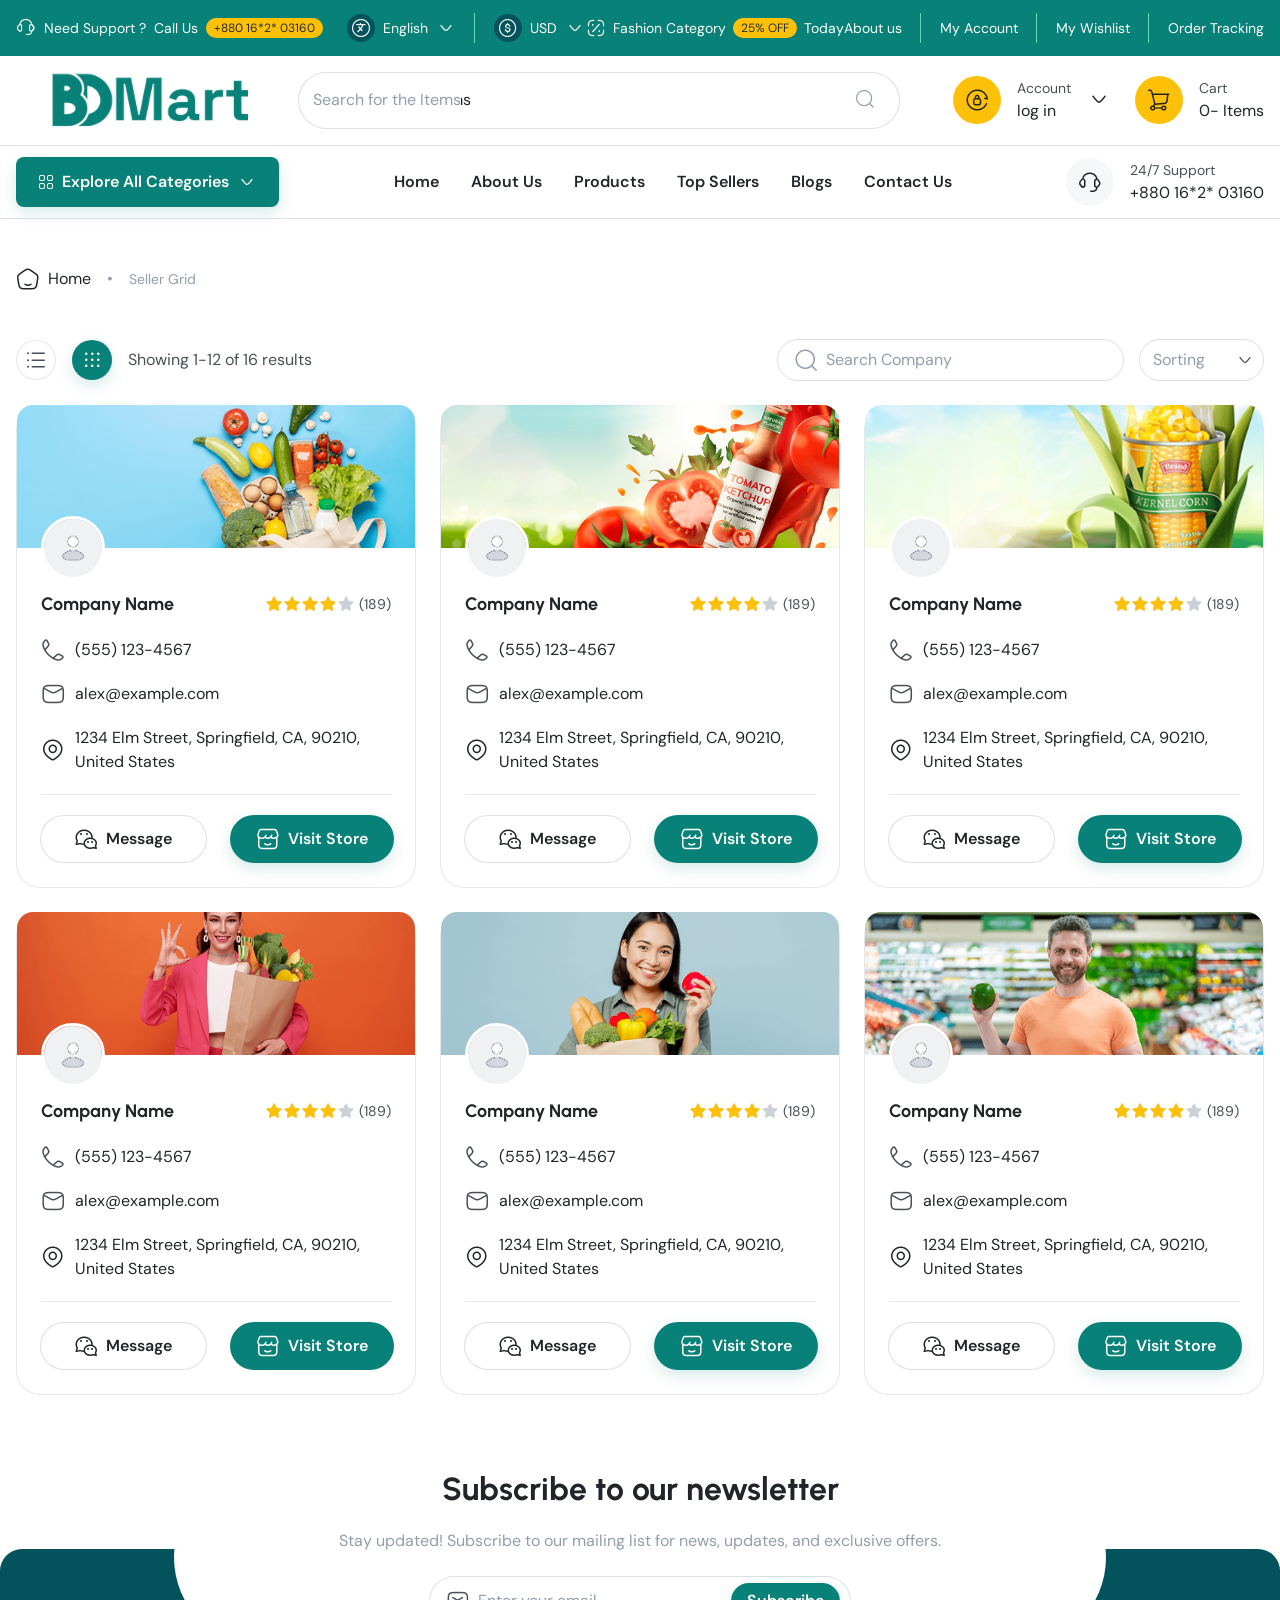
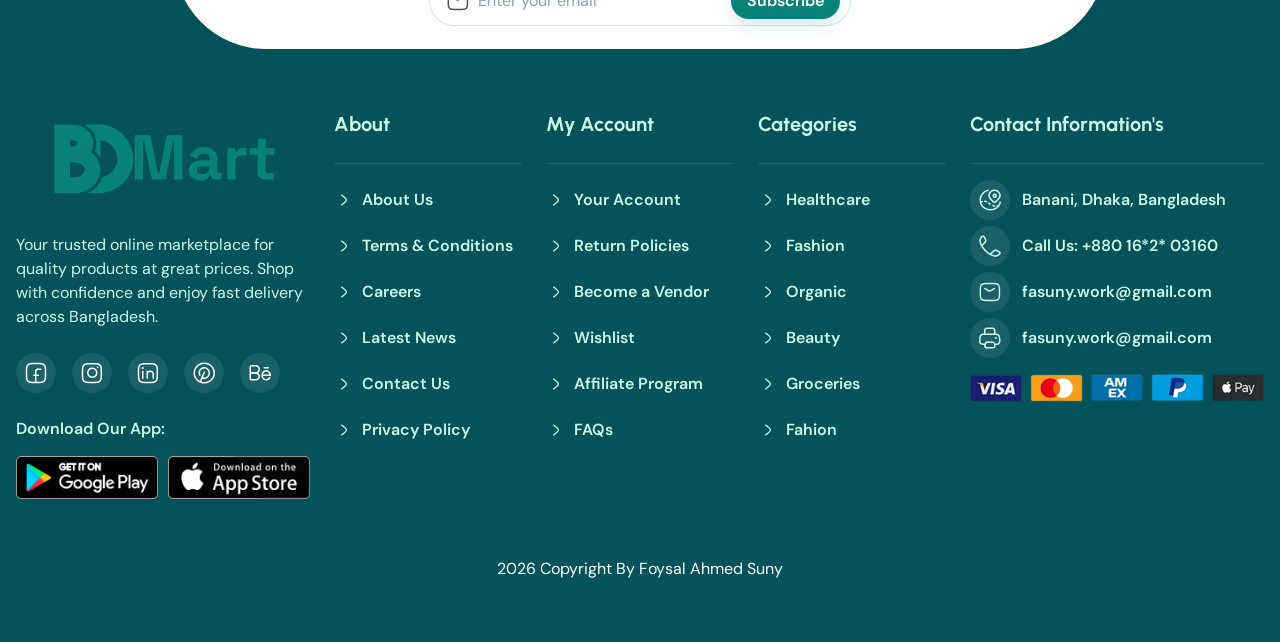
<file: vendors-grid.html>
<!DOCTYPE html>
<html lang="en">
  
<!-- Mirrored from sellzy-preview.netlify.app/vendors-grid by HTTrack Website Copier/3.x [XR&CO'2014], Tue, 14 Jul 2026 10:36:13 GMT -->
<!-- Added by HTTrack --><meta http-equiv="content-type" content="text/html;charset=UTF-8" /><!-- /Added by HTTrack -->
<head>
    <!-- ========== Meta Tags ========== -->
    <meta charset="UTF-8" />
    <meta http-equiv="X-UA-Compatible" content="IE=edge" />
    <meta name="viewport" content="width=device-width, initial-scale=1.0" />
    <title>BDMart - Ecommerce Website</title>

    <!-- ========== Favicon ========== -->
    <link
      rel="shortcut icon"
      href="assets/images/favicon.png"
      type="image/x-icon"
    />

    <!-- ========== Google Fonts ========== -->
    <link
      href="https://fonts.googleapis.com/css2?family=DM+Sans:ital,opsz,wght@0,9..40,100..1000;1,9..40,100..1000&amp;display=swap"
      rel="stylesheet"
    />
    <link
      href="https://fonts.googleapis.com/css2?family=Urbanist:ital,wght@0,100..900;1,100..900&amp;display=swap"
      rel="stylesheet"
    />

    <!-- ========== Huge Icons CSS ========== -->
    <link
      rel="stylesheet"
      href="assets/css/vendor/hugeicons/hgi-stroke-rounded.css"
    />

    <!-- ========== Nice Select CSS ========== -->
    <link rel="stylesheet" href="assets/css/vendor/nice-select.css" />

    <!-- ========== Animate CSS ========== -->
    <link rel="stylesheet" href="assets/css/vendor/animate.min.css" />

    <!-- ========== Custom CSS ========== -->
    <link rel="stylesheet" href="assets/css/style.css" />
  </head>
  <body>
    <!-- ========== Preloader Start ========== -->
    <div id="preloader" class="preloader">
      <div class="pxl-loader-spinner">
        <div class="pxl-loader-bounce1"></div>
        <div class="pxl-loader-bounce2"></div>
        <div class="pxl-loader-bounce3"></div>
      </div>
    </div>
    <!-- Preloader End -->

    <!-- Overlay Start -->
    <div
      data-overlay-for
      class="modal-overlay hidden w-full h-screen fixed top-0 left-0 bg-[#161C247A] z-90"
    ></div>
    <!-- Overlay End -->

    <!-- Scroll To Top Button Start -->
    <button
      class="scroll-to-top hide btn btn-primary size-10 rounded-[50px] z-50 inline-flex items-center justify-center fixed md:right-8 md:bottom-8 right-[15px] bottom-[85px] transition-all duration-400 ease-in-out"
    >
      <i class="hgi hgi-stroke hgi-arrow-up-01 leading-6 text-2xl"></i>
    </button>
    <!-- Scroll To Top Button End -->

    <!-- SIDEBAR START -->
    <div
      class="fixed top-0 left-0 w-[350px] bg-white h-full z-91 px-4 py-6 flex flex-col justify-between gap-y-6 overflow-y-auto shadow-dark-z-24 transition-all duration-250 ease-[cubic-bezier(0.645,0.045,0.355,1)] data-[state=open]:translate-x-0 data-[state=open]:opacity-100 data-[state=open]:visible data-[state=close]:-translate-x-[200px] data-[state=close]:opacity-0 data-[state=close]:invisible"
      id="sidebar"
      data-state="close"
    >
      <div>
        <div class="relative pb-6">
          <img src="assets/images/logo.png" alt="Logo" class="w-[100px]" />
          <button
            class="size-7 inline-flex items-center justify-center absolute top-0 right-0 rounded-full bg-[rgba(145,158,171,0.08)]"
            id="side-bar-menu-close"
          >
            <i
              class="hgi hgi-stroke hgi-multiplication-sign text-xl leading-5"
            ></i>
          </button>
        </div>

        <div class="flex flex-col gap-y-6">
          <div class="relative search-input-container">
            <div class="input-group w-full px-4 py-2 rounded-[100px]">
              <div class="input-group-addon" data-align="inline-end">
                <i
                  class="hgi hgi-stroke hgi-search-01 text-2xl text-gray-500"
                ></i>
              </div>
              <input
                type="text"
                class="form-control header-search-input"
                placeholder="Search for the Items"
              />
            </div>
            <div
              data-state="close"
              class="search-result-container p-4 absolute w-full top-[calc(100%+10px)] left-0 border border-gray-300 shadow-light-z-12 bg-white rounded-3xl z-9 transform data-[state=close]:translate-y-4 data-[state=close]:opacity-0 data-[state=close]:invisible transition-all duration-300 ease-[cubic-bezier(0.645,0.045,0.355,1)] data-[state=open]:translate-y-0 data-[state=open]:opacity-100 data-[state=open]:visible"
            >
              <div class="flex justify-between items-center mb-4">
                <p class="font-semibold text-light-primary-text">
                  Recent Search
                </p>
                <button
                  class="text-primary text-base leading-[26px] font-semibold cursor-pointer"
                >
                  Reset History
                </button>
              </div>
              <div
                class="flex flex-wrap items-center gap-2 recent-search-list mb-4"
              >
                <button
                  class="recent-search-item btn text-sm leading-[22px] font-normal btn-default outline btn-medium pl-3 py-1.5 pr-1.5 rounded-[50px]"
                >
                  Vitamin D Supplement
                  <span
                    class="inline-flex items-center justify-center size-4 bg-[rgba(145,158,171,0.32)] rounded-full"
                  >
                    <i
                      class="hgi hgi-stroke hgi-cancel-01 text-xs text-white"
                    ></i>
                  </span>
                </button>
                <button
                  class="recent-search-item btn text-sm leading-[22px] font-normal btn-default outline btn-medium pl-3 py-1.5 pr-1.5 rounded-[50px]"
                >
                  Pain Relief Spray
                  <span
                    class="inline-flex items-center justify-center size-4 bg-[rgba(145,158,171,0.32)] rounded-full"
                  >
                    <i
                      class="hgi hgi-stroke hgi-cancel-01 text-xs text-white"
                    ></i>
                  </span>
                </button>
                <button
                  class="recent-search-item btn text-sm leading-[22px] font-normal btn-default outline btn-medium pl-3 py-1.5 pr-1.5 rounded-[50px]"
                >
                  Baby Thermometer
                  <span
                    class="inline-flex items-center justify-center size-4 bg-[rgba(145,158,171,0.32)] rounded-full"
                  >
                    <i
                      class="hgi hgi-stroke hgi-cancel-01 text-xs text-white"
                    ></i>
                  </span>
                </button>
              </div>
              <div class="recommended-search-list-wrapper">
                <p class="text-base font-semibold text-light-primary-text mb-4">
                  Recommended
                </p>
                <div
                  class="recommended-search-list flex flex-col gap-y-2 divide-y divide-gray-300"
                >
                  <div
                    class="flex items-center gap-x-4 py-2 first:pt-0 last:pb-0"
                  >
                    <div class="size-10 flex-none rounded-lg bg-[#F4F3F5]">
                      <img
                        src="assets/images/vitamin-c.png"
                        alt="recommended-search-1"
                      />
                    </div>
                    <p
                      class="text-base font-semibold text-light-primary-text hover:text-primary transition-colors duration-300"
                    >
                      <a href="#">Immunity booster</a>
                    </p>
                  </div>
                  <div
                    class="flex items-center gap-x-4 py-2 first:pt-0 last:pb-0"
                  >
                    <div class="size-10 flex-none rounded-lg bg-[#F4F3F5]">
                      <img
                        src="assets/images/hand-sanitizer-1.png"
                        alt="recommended-search-1"
                      />
                    </div>
                    <p
                      class="text-base font-semibold text-light-primary-text hover:text-primary transition-colors duration-300"
                    >
                      <a href="#">Hand Sanitizer 500ml</a>
                    </p>
                  </div>
                  <div
                    class="flex items-center gap-x-4 py-2 first:pt-0 last:pb-0"
                  >
                    <div class="size-10 flex-none rounded-lg bg-[#F4F3F5]">
                      <img
                        src="assets/images/combat.png"
                        alt="recommended-search-1"
                      />
                    </div>
                    <p
                      class="text-base font-semibold text-light-primary-text hover:text-primary transition-colors duration-300"
                    >
                      <a href="#">Heart health supplements</a>
                    </p>
                  </div>
                  <div
                    class="flex items-center gap-x-4 py-2 first:pt-0 last:pb-0"
                  >
                    <div class="size-10 flex-none rounded-lg bg-[#F4F3F5]">
                      <img
                        src="assets/images/vitamin-b12.png"
                        alt="recommended-search-1"
                      />
                    </div>
                    <p
                      class="text-base font-semibold text-light-primary-text hover:text-primary transition-colors duration-300"
                    >
                      <a href="#">Protein powder for women</a>
                    </p>
                  </div>
                </div>
              </div>
            </div>
          </div>

          <nav class="mobile-menu">
            <ul>
              <li>
                <a href="#">Home</a>
                <ul>
                  <li><a href='index.html'>Home 1</a></li>
                  <li><a href='index-2.html'>Home 2</a></li>
                  <li><a href='index-3.html'>Home 3</a></li>
                  <li><a href='index-4.html'>Home 4</a></li>
                  <li><a href='index-5.html'>Home 5</a></li>
                </ul>
              </li>
              <li>
                <a href='about.html'>About Us</a>
              </li>
              <li>
                <a href="#">Shop</a>
                <ul>
                  <li>
                    <a href="#">Product Details</a>
                    <ul>
                      <li>
                        <a href='product-details.html'>Product Details Version 1</a
                        >
                      </li>
                      <li>
                        <a href='product-details-2.html'>Product Details Version 2</a
                        >
                      </li>
                      <li>
                        <a href='product-details-3.html'>Product Details Version 3</a
                        >
                      </li>
                      <li>
                        <a href='product-details-4.html'>Product Details Version 4</a
                        >
                      </li>
                      <li>
                        <a href='product-details-5.html'>Product Details Version 5</a
                        >
                      </li>
                      <li>
                        <a href='product-details-6.html'>Product Details Version 6</a
                        >
                      </li>
                    </ul>
                  </li>
                  <li>
                    <a href='wishlist-style-v1.html'>Shop - Wishlist Version 1</a
                    >
                  </li>
                  <li>
                    <a href='wishlist-style-v2.html'>Shop - Wishlist Version 2</a
                    >
                  </li>
                  <li><a href='cart-single-vendor.html'>Shop - Cart</a></li>
                  <li>
                    <a href='cart-multi-vendor.html'>Shop - Cart Multi Vendor</a
                    >
                  </li>
                  <li><a href='compare.html'>Shop - Compare</a></li>
                </ul>
              </li>
              <li>
                <a class="active" href="#">Sellers</a>
                <ul>
                  <li>
                    <a class='active' href='vendors-grid.html'>Seller Grid</a>
                  </li>
                  <li><a href='vendors-list.html'>Seller List</a></li>
                  <li>
                    <a href='vendor-left-sidebar-marketplace.html'>
                      Seller Market Place v1
                    </a>
                  </li>
                  <li>
                    <a href='vendor-left-top-marketplace.html'>
                      Seller Market Place v2
                    </a>
                  </li>
                  <li><a href='vendor-account.html'>Seller Account</a></li>
                  <li>
                    <a href='vendor-dashboard.html'>Seller Dashboard</a>
                  </li>
                </ul>
              </li>
              <li>
                <a href="#">Mega Menu</a>
                <ul>
                  <li>
                    <a href="#">Shop grid</a>
                    <ul>
                      <li>
                        <a href='shop-left-sidebar-3col.html'>3 Columns (Left Filter)</a
                        >
                      </li>
                      <li>
                        <a href='shop-left-sidebar-4col.html'>4 Columns (Left Filter)</a
                        >
                      </li>
                      <li>
                        <a href='shop-left-sidebar-5col.html'>5 Columns (Left Filter)</a
                        >
                      </li>
                    </ul>
                  </li>
                  <li>
                    <a href="#">Grid with banner</a>
                    <ul>
                      <li>
                        <a href='banner-left-sidebar-3col.html'>3 Columns (Left Filter)</a
                        >
                      </li>
                      <li>
                        <a href='banner-left-sidebar-4col.html'>3 Columns (Left Filter)</a
                        >
                      </li>
                      <li>
                        <a href='banner-left-sidebar-5col.html'>3 Columns (Left Filter)</a
                        >
                      </li>
                    </ul>
                  </li>
                  <li>
                    <a href="#">Full width layout</a>
                    <ul>
                      <li>
                        <a href='full-banner-3col.html'>Grid - 3 Columns (Banner)</a
                        >
                      </li>
                      <li>
                        <a href='full-banner-4col.html'>Grid - 4 Columns (Banner)</a
                        >
                      </li>
                      <li>
                        <a href='full-banner-5col.html'>Grid - 5 Columns (Banner)</a
                        >
                      </li>
                      <li>
                        <a href='full-banner-6col.html'>Grid - 6 Columns (Banner)</a
                        >
                      </li>
                    </ul>
                  </li>
                  <li>
                    <a href="#">Horizontal filter</a>
                    <ul>
                      <li>
                        <a href='banner-with-horizontal-filter-3col.html'>Grid - 3 Columns (Banner)</a
                        >
                      </li>
                      <li>
                        <a href='banner-with-horizontal-filter-4col.html'>Grid - 4 Columns (Banner)</a
                        >
                      </li>
                      <li>
                        <a href='banner-with-horizontal-filter-5col.html'>Grid - 5 Columns (Banner)</a
                        >
                      </li>
                      <li>
                        <a href='banner-with-horizontal-filter-6col.html'>Grid - 6 Columns (Banner)</a
                        >
                      </li>
                    </ul>
                  </li>
                  <li>
                    <a href="#">Top Banner</a>
                    <ul>
                      <li><a href="#">Grid - 3 Columns (Left Filter)</a></li>
                      <li><a href="#">Grid - 4 Columns (Left Filter)</a></li>
                      <li><a href="#">Grid - 5 Columns (Left Filter)</a></li>
                      <li>
                        <a href='banner-list-with-sidebar.html'>List - 1 Column (Left Filter)</a
                        >
                      </li>
                      <li>
                        <a href='banner-list-without-sidebar-2col.html'>List - 2 Columns (Left Filter)</a
                        >
                      </li>
                    </ul>
                  </li>
                  <li>
                    <a href="#">Banner with filter</a>
                    <ul>
                      <li>
                        <a href='banner-category-filter-3col.html'>Grid - 3 Columns (Banner)</a
                        >
                      </li>
                      <li>
                        <a href='banner-category-filter-4col.html'>Grid - 4 Columns (Banner)</a
                        >
                      </li>
                      <li>
                        <a href='banner-category-filter-5col.html'>Grid - 5 Columns (Banner)</a
                        >
                      </li>
                      <li>
                        <a href='banner-category-filter-6col.html'>Grid - 6 Columns (Banner)</a
                        >
                      </li>
                    </ul>
                  </li>
                </ul>
              </li>
              <li>
                <a href="#">Pages</a>
                <ul>
                  <li><a href='404.html'>404 Page</a></li>
                  <li><a href='coming-soon.html'>Coming Soon</a></li>
                  <li><a href='faq.html'>FAQ</a></li>
                  <li><a href='my-account.html'>My Account</a></li>
                </ul>
              </li>
              <li>
                <a href="#">Blog</a>
                <ul>
                  <li><a href='blog-grid.html'>Blog Grid</a></li>
                  <li><a href='blog-list.html'>Blog List</a></li>
                  <li><a href='blog-details.html'>Blog Details</a></li>
                </ul>
              </li>
              <li><a href='contact.html'>Contact</a></li>
            </ul>
          </nav>
          <div class="border border-gray-500/24 p-5 rounded-2xl">
            <div class="flex flex-col gap-y-3">
              <a href="#" class="flex items-center gap-x-2 login-page-btn">
                <span
                  class="inline-flex items-center justify-center bg-warning size-8 rounded-full"
                  ><i
                    class="hgi hgi-stroke hgi-lock-sync-01 text-base text-light-primary-text"
                  ></i>
                </span>
                log in / Sign Up
              </a>
              <a href="#" class="flex items-center gap-x-2">
                <span
                  class="inline-flex items-center justify-center bg-warning size-8 rounded-full"
                >
                  <i
                    class="hgi hgi-stroke hgi-call text-base text-light-primary-text"
                  ></i>
                </span>
                888-777-999
              </a>
            </div>
          </div>
          <div>
            <h4 class="mb-3">Follow us</h4>
            <ul class="flex items-center gap-x-4">
              <li>
                <a
                  href="#"
                  class="inline-flex items-center justify-center gap-x-2"
                  ><span
                    class="size-8 bg-primary-dark inline-flex items-center justify-center rounded-full"
                    ><i
                      class="hgi hgi-stroke hgi-facebook-01 text-base text-white"
                    ></i></span
                ></a>
              </li>
              <li>
                <a
                  href="#"
                  class="inline-flex items-center justify-center gap-x-2"
                >
                  <span
                    class="size-8 bg-primary-dark inline-flex items-center justify-center rounded-full"
                  >
                    <i
                      class="hgi hgi-stroke hgi-linkedin-01 text-base text-white"
                    ></i> </span
                ></a>
              </li>
              <li>
                <a
                  href="#"
                  class="inline-flex items-center justify-center gap-x-2"
                  ><span
                    class="size-8 bg-primary-dark inline-flex items-center justify-center rounded-full"
                  >
                    <i
                      class="hgi hgi-stroke hgi-instagram text-base text-white"
                    ></i> </span
                ></a>
              </li>
              <li>
                <a
                  href="#"
                  class="inline-flex items-center justify-center gap-x-2 hover:translate-y-3"
                  ><span
                    class="size-8 bg-primary-dark inline-flex items-center justify-center rounded-full"
                  >
                    <i
                      class="hgi hgi-stroke hgi-twitter text-base text-white"
                    ></i> </span
                ></a>
              </li>
            </ul>
          </div>
        </div>
      </div>
    </div>
    <!-- SIDEBAR END -->

    <!-- Cart Sidebar Start -->
    <div
      data-state="close"
      class="cart-sidebar flex fixed xl:top-[30px] xl:right-[22px] right-0 top-0 xl:h-[calc(100vh-52px)] h-full z-99 max-w-[1101px] w-full bg-white xl:rounded-2xl rounded-none transition-all duration-250 ease-[cubic-bezier(0.645,0.045,0.355,1)] data-[state=open]:translate-x-0 data-[state=open]:opacity-100 data-[state=open]:visible data-[state=close]:translate-x-[200px] data-[state=close]:opacity-0 data-[state=close]:invisible"
    >
      <div
        class="similar-products max-w-[500px] w-full h-full border-r border-gray-300 xl:block hidden"
      >
        <div
          class="similar-products-header pt-6 px-6 pb-4 border-b border-gray-300 flex flex-col gap-y-1"
        >
          <h5>Similar Products</h5>
          <p>You May Also Like</p>
        </div>
        <div
          class="similar-products-content p-6 flex flex-col gap-y-4 overflow-y-auto h-[calc(100%-100px)]"
        >
          <div
            class="similar-product-item flex items-center gap-x-4 p-4 border border-gray-300 rounded-2xl"
          >
            <a class='similar-product-item-image w-[102px] h-[102px] rounded-xl bg-[#F4F3F5] overflow-hidden relative' href='product-details.html'>
              <img
                src="assets/images/vitamin-c.png"
                alt="Product Image"
                class="w-full h-full object-cover rounded-xl"
              />
              <span
                class="product-discount-badge absolute top-[11px] left-0 bg-error text-warning-lighter font-medium text-sm leading-[22px] px-1 after:absolute after:top-0 after:left-full after:z-10 after:w-1 after:h-full after:bg-[url('images/discount-shape.html')] after:bg-contain"
                >Sale</span
              >
            </a>
            <div
              class="similar-product-item-content flex flex-col gap-y-2 flex-1"
            >
              <h6 class="text-base font-semibold">
                <a href='product-details.html'>Fresh Bask Basket Fruits</a>
              </h6>
              <p class="text-sm leading-[22px]">Shop Name</p>
              <div class="flex items-center justify-between">
                <div class="price-section flex items-center gap-x-3">
                  <span
                    class="current-price text-base font-semibold text-light-primary-text"
                    >$27.49</span
                  >
                  <span
                    class="old-price text-base text-light-disabled-text line-through"
                    >$39.99</span
                  >
                </div>
                <a class='btn btn-primary btn-medium rounded-full font-semibold text-sm leading-6 px-4 py-2' href='cart-single-vendor.html'>
                  <span>
                    <i
                      class="hgi hgi-stroke hgi-shopping-cart-02 text-xl text-white"
                    ></i>
                  </span>
                  <span>Add</span>
                </a>
              </div>
            </div>
          </div>
          <div
            class="similar-product-item flex items-center gap-x-4 p-4 border border-gray-300 rounded-2xl"
          >
            <a class='similar-product-item-image w-[102px] h-[102px] rounded-xl bg-[#F4F3F5] overflow-hidden relative' href='product-details.html'>
              <img
                src="assets/images/apple-juice.png"
                alt="Product Image"
                class="w-full h-full object-cover rounded-xl"
              />
              <span
                class="product-discount-badge absolute top-[11px] left-0 bg-error text-warning-lighter font-medium text-sm leading-[22px] px-1 after:absolute after:top-0 after:left-full after:z-10 after:w-1 after:h-full after:bg-[url('images/discount-shape.html')] after:bg-contain"
                >Sale</span
              >
            </a>
            <div
              class="similar-product-item-content flex flex-col gap-y-2 flex-1"
            >
              <h6 class="text-base font-semibold">
                <a href='product-details.html'>Fresh Bask Basket Fruits</a>
              </h6>
              <p class="text-sm leading-[22px]">Shop Name</p>
              <div class="flex items-center justify-between">
                <div class="price-section flex items-center gap-x-3">
                  <span
                    class="current-price text-base font-semibold text-light-primary-text"
                    >$27.49</span
                  >
                  <span
                    class="old-price text-base text-light-disabled-text line-through"
                    >$39.99</span
                  >
                </div>
                <a class='btn btn-primary btn-medium rounded-full font-semibold text-sm leading-6 px-4 py-2' href='cart-single-vendor.html'>
                  <span>
                    <i
                      class="hgi hgi-stroke hgi-shopping-cart-02 text-xl text-white"
                    ></i>
                  </span>
                  <span>Add</span>
                </a>
              </div>
            </div>
          </div>
          <div
            class="similar-product-item flex items-center gap-x-4 p-4 border border-gray-300 rounded-2xl"
          >
            <a class='similar-product-item-image w-[102px] h-[102px] rounded-xl bg-[#F4F3F5] overflow-hidden relative' href='product-details.html'>
              <img
                src="assets/images/ground-nuts-oil.png"
                alt="Product Image"
                class="w-full h-full object-cover rounded-xl"
              />
              <span
                class="product-discount-badge absolute top-[11px] left-0 bg-error text-warning-lighter font-medium text-sm leading-[22px] px-1 after:absolute after:top-0 after:left-full after:z-10 after:w-1 after:h-full after:bg-[url('images/discount-shape.html')] after:bg-contain"
                >Sale</span
              >
            </a>
            <div
              class="similar-product-item-content flex flex-col gap-y-2 flex-1"
            >
              <h6 class="text-base font-semibold">
                <a href='product-details.html'>Fresh Bask Basket Fruits</a>
              </h6>
              <p class="text-sm leading-[22px]">Shop Name</p>
              <div class="flex items-center justify-between">
                <div class="price-section flex items-center gap-x-3">
                  <span
                    class="current-price text-base font-semibold text-light-primary-text"
                    >$27.49</span
                  >
                  <span
                    class="old-price text-base text-light-disabled-text line-through"
                    >$39.99</span
                  >
                </div>
                <a class='btn btn-primary btn-medium rounded-full font-semibold text-sm leading-6 px-4 py-2' href='cart-single-vendor.html'>
                  <span>
                    <i
                      class="hgi hgi-stroke hgi-shopping-cart-02 text-xl text-white"
                    ></i>
                  </span>
                  <span>Add</span>
                </a>
              </div>
            </div>
          </div>
          <div
            class="similar-product-item flex items-center gap-x-4 p-4 border border-gray-300 rounded-2xl"
          >
            <a class='similar-product-item-image w-[102px] h-[102px] rounded-xl bg-[#F4F3F5] overflow-hidden relative' href='product-details.html'>
              <img
                src="assets/images/vitamin-c-2.png"
                alt="Product Image"
                class="w-full h-full object-cover rounded-xl"
              />
              <span
                class="product-discount-badge absolute top-[11px] left-0 bg-error text-warning-lighter font-medium text-sm leading-[22px] px-1 after:absolute after:top-0 after:left-full after:z-10 after:w-1 after:h-full after:bg-[url('images/discount-shape.html')] after:bg-contain"
                >Sale</span
              >
            </a>
            <div
              class="similar-product-item-content flex flex-col gap-y-2 flex-1"
            >
              <h6 class="text-base font-semibold">
                <a href='product-details.html'>Fresh Bask Basket Fruits</a>
              </h6>
              <p class="text-sm leading-[22px]">Shop Name</p>
              <div class="flex items-center justify-between">
                <div class="price-section flex items-center gap-x-3">
                  <span
                    class="current-price text-base font-semibold text-light-primary-text"
                    >$27.49</span
                  >
                  <span
                    class="old-price text-base text-light-disabled-text line-through"
                    >$39.99</span
                  >
                </div>
                <a class='btn btn-primary btn-medium rounded-full font-semibold text-sm leading-6 px-4 py-2' href='cart-single-vendor.html'>
                  <span>
                    <i
                      class="hgi hgi-stroke hgi-shopping-cart-02 text-xl text-white"
                    ></i>
                  </span>
                  <span>Add</span>
                </a>
              </div>
            </div>
          </div>
          <div
            class="similar-product-item flex items-center gap-x-4 p-4 border border-gray-300 rounded-2xl"
          >
            <a class='similar-product-item-image w-[102px] h-[102px] rounded-xl bg-[#F4F3F5] overflow-hidden relative' href='product-details.html'>
              <img
                src="assets/images/temperature-gun-2.png"
                alt="Product Image"
                class="w-full h-full object-cover rounded-xl"
              />
              <span
                class="product-discount-badge absolute top-[11px] left-0 bg-error text-warning-lighter font-medium text-sm leading-[22px] px-1 after:absolute after:top-0 after:left-full after:z-10 after:w-1 after:h-full after:bg-[url('images/discount-shape.html')] after:bg-contain"
                >Sale</span
              >
            </a>
            <div
              class="similar-product-item-content flex flex-col gap-y-2 flex-1"
            >
              <h6 class="text-base font-semibold">
                <a href='product-details.html'>Fresh Bask Basket Fruits</a>
              </h6>
              <p class="text-sm leading-[22px]">Shop Name</p>
              <div class="flex items-center justify-between">
                <div class="price-section flex items-center gap-x-3">
                  <span
                    class="current-price text-base font-semibold text-light-primary-text"
                    >$27.49</span
                  >
                  <span
                    class="old-price text-base text-light-disabled-text line-through"
                    >$39.99</span
                  >
                </div>
                <a class='btn btn-primary btn-medium rounded-full font-semibold text-sm leading-6 px-4 py-2' href='cart-single-vendor.html'>
                  <span>
                    <i
                      class="hgi hgi-stroke hgi-shopping-cart-02 text-xl text-white"
                    ></i>
                  </span>
                  <span>Add</span>
                </a>
              </div>
            </div>
          </div>
          <div
            class="similar-product-item flex items-center gap-x-4 p-4 border border-gray-300 rounded-2xl"
          >
            <a class='similar-product-item-image w-[102px] h-[102px] rounded-xl bg-[#F4F3F5] overflow-hidden relative' href='product-details.html'>
              <img
                src="assets/images/aooca.png"
                alt="Product Image"
                class="w-full h-full object-cover rounded-xl"
              />
              <span
                class="product-discount-badge absolute top-[11px] left-0 bg-error text-warning-lighter font-medium text-sm leading-[22px] px-1 after:absolute after:top-0 after:left-full after:z-10 after:w-1 after:h-full after:bg-[url('images/discount-shape.html')] after:bg-contain"
                >Sale</span
              >
            </a>
            <div
              class="similar-product-item-content flex flex-col gap-y-2 flex-1"
            >
              <h6 class="text-base font-semibold">
                <a href='product-details.html'>Fresh Bask Basket Fruits</a>
              </h6>
              <p class="text-sm leading-[22px]">Shop Name</p>
              <div class="flex items-center justify-between">
                <div class="price-section flex items-center gap-x-3">
                  <span
                    class="current-price text-base font-semibold text-light-primary-text"
                    >$27.49</span
                  >
                  <span
                    class="old-price text-base text-light-disabled-text line-through"
                    >$39.99</span
                  >
                </div>
                <a class='btn btn-primary btn-medium rounded-full font-semibold text-sm leading-6 px-4 py-2' href='cart-single-vendor.html'>
                  <span>
                    <i
                      class="hgi hgi-stroke hgi-shopping-cart-02 text-xl text-white"
                    ></i>
                  </span>
                  <span>Add</span>
                </a>
              </div>
            </div>
          </div>
        </div>
      </div>
      <div
        class="cart-products xl:max-w-[600px] w-full h-full flex flex-col justify-between"
      >
        <div
          class="cart-products-header pt-6 px-6 pb-4 border-b border-gray-300 flex flex-col gap-y-1 relative"
        >
          <h5>Cart Products</h5>
          <p>1 Item in Cart</p>

          <button
            data-close-sidebar=".cart-sidebar"
            class="close-sidebar-btn absolute top-6 right-6 cursor-pointer inline-flex items-center justify-center size-9 rounded-full bg-[rgba(145,158,171,0.08)]"
          >
            <i
              class="hgi hgi-stroke hgi-multiplication-sign text-xl leading-5 text-light-primary-text"
            ></i>
          </button>
        </div>
        <div
          class="cart-products-content p-6 flex flex-col gap-y-4 overflow-y-auto h-[calc(100%-250px)]"
        >
          <div
            class="cart-product-item flex flex-col sm:flex-row items-center sm:gap-x-4 gap-y-2 sm:gap-y-0 p-4 border border-gray-300 rounded-2xl"
          >
            <a class='cart-product-item-image sm:w-[102px] sm:h-[102px] rounded-xl bg-[#F4F3F5] overflow-hidden relative' href='product-details.html'>
              <img
                src="assets/images/home-3/watermelon.png"
                alt="Product Image"
                class="w-full h-full object-cover rounded-xl"
              />
            </a>
            <div
              class="cart-product-item-content flex flex-col gap-y-2 flex-1 w-full"
            >
              <div class="flex items-center justify-between gap-x-2">
                <h6 class="text-base font-semibold">
                  <a href='product-details.html'>Fresh Bask Basket Fruits</a>
                </h6>
                <div class="cart-edit-remove flex items-center gap-x-3">
                  <button>
                    <i
                      class="hgi hgi-stroke hgi-edit-02 text-xl text-light-primary-text"
                    ></i>
                  </button>
                  <button>
                    <i
                      class="hgi hgi-stroke hgi-delete-01 text-xl text-light-primary-text"
                    ></i>
                  </button>
                </div>
              </div>
              <p class="text-sm leading-[22px]">Color: Black, Size: 250 ML</p>
              <div class="flex items-center justify-between">
                <div class="price-section flex items-center gap-x-3">
                  <span
                    class="current-price text-base font-semibold text-light-primary-text"
                    >$27.49</span
                  >
                  <span
                    class="old-price text-base text-light-disabled-text line-through"
                    >$39.99</span
                  >
                </div>
                <div
                  class="border border-gray-300 inline-flex items-center justify-center rounded-[80px] max-w-[108px] py-2.5 px-4"
                >
                  <button
                    class="inline-flex items-center justify-center hover:text-primary"
                  >
                    <i
                      class="hgi hgi-stroke hgi-remove-circle text-2xl leading-6"
                    ></i>
                  </button>
                  <input
                    type="text"
                    readonly=""
                    value="1"
                    class="border-0 w-full grow text-center focus:outline-none font-semibold"
                  />

                  <button
                    class="inline-flex items-center justify-center hover:text-primary"
                  >
                    <i
                      class="hgi hgi-stroke hgi-add-circle text-2xl leading-6"
                    ></i>
                  </button>
                </div>
              </div>
            </div>
          </div>
          <div
            class="cart-product-item flex flex-col sm:flex-row items-center sm:gap-x-4 gap-y-2 sm:gap-y-0 p-4 border border-gray-300 rounded-2xl"
          >
            <a class='cart-product-item-image sm:w-[102px] sm:h-[102px] rounded-xl bg-[#F4F3F5] overflow-hidden relative' href='product-details.html'>
              <img
                src="assets/images/home-3/avocado.png"
                alt="Product Image"
                class="w-full h-full object-cover rounded-xl"
              />
            </a>
            <div
              class="cart-product-item-content flex flex-col gap-y-2 flex-1 w-full"
            >
              <div class="flex items-center justify-between gap-x-2">
                <h6 class="text-base font-semibold">
                  <a href='product-details.html'>Fresh Bask Basket Fruits</a>
                </h6>
                <div class="cart-edit-remove flex items-center gap-x-3">
                  <button>
                    <i
                      class="hgi hgi-stroke hgi-edit-02 text-xl text-light-primary-text"
                    ></i>
                  </button>
                  <button>
                    <i
                      class="hgi hgi-stroke hgi-delete-01 text-xl text-light-primary-text"
                    ></i>
                  </button>
                </div>
              </div>
              <p class="text-sm leading-[22px]">Color: Black, Size: 250 ML</p>
              <div class="flex items-center justify-between">
                <div class="price-section flex items-center gap-x-3">
                  <span
                    class="current-price text-base font-semibold text-light-primary-text"
                    >$27.49</span
                  >
                  <span
                    class="old-price text-base text-light-disabled-text line-through"
                    >$39.99</span
                  >
                </div>
                <div
                  class="border border-gray-300 inline-flex items-center justify-center rounded-[80px] max-w-[108px] py-2.5 px-4"
                >
                  <button
                    class="inline-flex items-center justify-center hover:text-primary"
                  >
                    <i
                      class="hgi hgi-stroke hgi-remove-circle text-2xl leading-6"
                    ></i>
                  </button>
                  <input
                    type="text"
                    readonly=""
                    value="1"
                    class="border-0 w-full grow text-center focus:outline-none font-semibold"
                  />

                  <button
                    class="inline-flex items-center justify-center hover:text-primary"
                  >
                    <i
                      class="hgi hgi-stroke hgi-add-circle text-2xl leading-6"
                    ></i>
                  </button>
                </div>
              </div>
            </div>
          </div>
          <div
            class="cart-product-item flex flex-col sm:flex-row items-center sm:gap-x-4 gap-y-2 sm:gap-y-0 p-4 border border-gray-300 rounded-2xl"
          >
            <a class='cart-product-item-image sm:w-[102px] sm:h-[102px] rounded-xl bg-[#F4F3F5] overflow-hidden relative' href='product-details.html'>
              <img
                src="assets/images/home-3/pouch-mockup.png"
                alt="Product Image"
                class="w-full h-full object-cover rounded-xl"
              />
              <span
                class="product-discount-badge absolute top-1/2 -translate-y-1/2 left-0 bg-error text-warning-lighter font-medium text-sm leading-[22px] px-1 after:absolute after:top-0 after:left-full after:z-10 after:w-1 after:h-full after:bg-[url('images/discount-shape.html')] after:bg-contain"
                >Out of Stock</span
              >
            </a>
            <div
              class="cart-product-item-content flex flex-col gap-y-2 flex-1 w-full"
            >
              <div class="flex items-center justify-between gap-x-2">
                <h6 class="text-base font-semibold">
                  <a href='product-details.html'>Fresh Bask Basket Fruits</a>
                </h6>
                <div class="cart-edit-remove flex items-center gap-x-3">
                  <button>
                    <i
                      class="hgi hgi-stroke hgi-edit-02 text-xl text-light-primary-text"
                    ></i>
                  </button>
                  <button>
                    <i
                      class="hgi hgi-stroke hgi-delete-01 text-xl text-light-primary-text"
                    ></i>
                  </button>
                </div>
              </div>
              <p class="text-sm leading-[22px]">Color: Black, Size: 250 ML</p>
              <div class="flex items-center justify-between">
                <div class="price-section flex items-center gap-x-3">
                  <span
                    class="current-price text-base font-semibold text-light-primary-text"
                    >$27.49</span
                  >
                  <span
                    class="old-price text-base text-light-disabled-text line-through"
                    >$39.99</span
                  >
                </div>
                <div
                  class="border border-gray-300 inline-flex items-center justify-center rounded-[80px] max-w-[108px] py-2.5 px-4"
                >
                  <button
                    class="inline-flex items-center justify-center hover:text-primary"
                  >
                    <i
                      class="hgi hgi-stroke hgi-remove-circle text-2xl leading-6"
                    ></i>
                  </button>
                  <input
                    type="text"
                    readonly=""
                    value="1"
                    class="border-0 w-full grow text-center focus:outline-none font-semibold"
                  />

                  <button
                    class="inline-flex items-center justify-center hover:text-primary"
                  >
                    <i
                      class="hgi hgi-stroke hgi-add-circle text-2xl leading-6"
                    ></i>
                  </button>
                </div>
              </div>
            </div>
          </div>
          <div
            class="cart-product-item flex flex-col sm:flex-row items-center sm:gap-x-4 gap-y-2 sm:gap-y-0 p-4 border border-gray-300 rounded-2xl"
          >
            <a class='cart-product-item-image sm:w-[102px] sm:h-[102px] rounded-xl bg-[#F4F3F5] overflow-hidden relative' href='product-details.html'>
              <img
                src="assets/images/home-3/strawberry-snacks.png"
                alt="Product Image"
                class="w-full h-full object-cover rounded-xl"
              />
            </a>
            <div
              class="cart-product-item-content flex flex-col gap-y-2 flex-1 w-full"
            >
              <div class="flex items-center justify-between gap-x-2">
                <h6 class="text-base font-semibold">
                  <a href='product-details.html'>Fresh Bask Basket Fruits</a>
                </h6>
                <div class="cart-edit-remove flex items-center gap-x-3">
                  <button>
                    <i
                      class="hgi hgi-stroke hgi-edit-02 text-xl text-light-primary-text"
                    ></i>
                  </button>
                  <button>
                    <i
                      class="hgi hgi-stroke hgi-delete-01 text-xl text-light-primary-text"
                    ></i>
                  </button>
                </div>
              </div>
              <p class="text-sm leading-[22px]">Color: Black, Size: 250 ML</p>
              <div class="flex items-center justify-between">
                <div class="price-section flex items-center gap-x-3">
                  <span
                    class="current-price text-base font-semibold text-light-primary-text"
                    >$27.49</span
                  >
                  <span
                    class="old-price text-base text-light-disabled-text line-through"
                    >$39.99</span
                  >
                </div>
                <div
                  class="border border-gray-300 inline-flex items-center justify-center rounded-[80px] max-w-[108px] py-2.5 px-4"
                >
                  <button
                    class="inline-flex items-center justify-center hover:text-primary"
                  >
                    <i
                      class="hgi hgi-stroke hgi-remove-circle text-2xl leading-6"
                    ></i>
                  </button>
                  <input
                    type="text"
                    readonly=""
                    value="1"
                    class="border-0 w-full grow text-center focus:outline-none font-semibold"
                  />

                  <button
                    class="inline-flex items-center justify-center hover:text-primary"
                  >
                    <i
                      class="hgi hgi-stroke hgi-add-circle text-2xl leading-6"
                    ></i>
                  </button>
                </div>
              </div>
            </div>
          </div>
          <div
            class="cart-product-item flex flex-col sm:flex-row items-center sm:gap-x-4 gap-y-2 sm:gap-y-0 p-4 border border-gray-300 rounded-2xl"
          >
            <a class='cart-product-item-image sm:w-[102px] sm:h-[102px] rounded-xl bg-[#F4F3F5] overflow-hidden relative' href='product-details.html'>
              <img
                src="assets/images/home-3/pomegranate.png"
                alt="Product Image"
                class="w-full h-full object-cover rounded-xl"
              />
            </a>
            <div
              class="cart-product-item-content flex flex-col gap-y-2 flex-1 w-full"
            >
              <div class="flex items-center justify-between gap-x-2">
                <h6 class="text-base font-semibold">
                  <a href='product-details.html'>Fresh Bask Basket Fruits</a>
                </h6>
                <div class="cart-edit-remove flex items-center gap-x-3">
                  <button>
                    <i
                      class="hgi hgi-stroke hgi-edit-02 text-xl text-light-primary-text"
                    ></i>
                  </button>
                  <button>
                    <i
                      class="hgi hgi-stroke hgi-delete-01 text-xl text-light-primary-text"
                    ></i>
                  </button>
                </div>
              </div>
              <p class="text-sm leading-[22px]">Color: Black, Size: 250 ML</p>
              <div class="flex items-center justify-between">
                <div class="price-section flex items-center gap-x-3">
                  <span
                    class="current-price text-base font-semibold text-light-primary-text"
                    >$27.49</span
                  >
                  <span
                    class="old-price text-base text-light-disabled-text line-through"
                    >$39.99</span
                  >
                </div>
                <div
                  class="border border-gray-300 inline-flex items-center justify-center rounded-[80px] max-w-[108px] py-2.5 px-4"
                >
                  <button
                    class="inline-flex items-center justify-center hover:text-primary"
                  >
                    <i
                      class="hgi hgi-stroke hgi-remove-circle text-2xl leading-6"
                    ></i>
                  </button>
                  <input
                    type="text"
                    readonly=""
                    value="1"
                    class="border-0 w-full grow text-center focus:outline-none font-semibold"
                  />

                  <button
                    class="inline-flex items-center justify-center hover:text-primary"
                  >
                    <i
                      class="hgi hgi-stroke hgi-add-circle text-2xl leading-6"
                    ></i>
                  </button>
                </div>
              </div>
            </div>
          </div>
        </div>
        <div
          class="cart-products-footer p-6 border-t border-gray-300 flex flex-col gap-y-4"
        >
          <div class="cart-subtotal flex items-center justify-between">
            <h5>Subtotal</h5>
            <h5>$27.49</h5>
          </div>
          <div class="cart-buttons flex items-center gap-x-4">
            <a class='btn btn-default outline btn-large rounded-[80px] flex-1 shadow-none' href='cart-single-vendor.html'>
              View Cart
            </a>
            <a class='btn btn-primary btn-large rounded-[80px] flex-1' href='checkout.html'>
              Proceed to Checkout
            </a>
          </div>
        </div>
      </div>
    </div>
    <!-- Cart Sidebar End -->

    <!-- Register Page Sidebar Start -->
    <div
      data-state="close"
      class="register-page-sidebar fixed xl:top-[30px] xl:right-[22px] right-0 top-0 xl:h-[calc(100vh-52px)] h-full z-99 max-w-[600px] w-full bg-white xl:rounded-2xl rounded-none transition-all duration-250 ease-[cubic-bezier(0.645,0.045,0.355,1)] data-[state=open]:translate-x-0 data-[state=open]:opacity-100 data-[state=open]:visible data-[state=close]:translate-x-[200px] data-[state=close]:opacity-0 data-[state=close]:invisible"
    >
      <div
        class="register-page-sidebar-header px-6 pt-6 pb-4 border-b border-gray-300 relative"
      >
        <h5>Create an Account</h5>
        <button
          data-close-sidebar=".login-page-sidebar"
          class="close-sidebar-btn absolute top-1/2 right-6 -translate-y-1/2 cursor-pointer inline-flex items-center justify-center size-9 rounded-full bg-[rgba(145,158,171,0.08)]"
        >
          <i
            class="hgi hgi-stroke hgi-multiplication-sign text-xl leading-5 text-light-primary-text"
          ></i>
        </button>
      </div>
      <div
        class="register-page-sidebar-content p-10 flex flex-col gap-y-10 overflow-y-auto max-h-[calc(100%-70px)]"
      >
        <div class="image-wrapper mx-auto">
          <img
            src="assets/images/authentication/register-illustration.png"
            alt="register"
          />
        </div>
        <p
          class="text-light-disabled-text text-center relative before:absolute before:-z-1 before:top-1/2 before:-translate-y-1/2 before:w-full before:h-px before:bg-gray-300 before:left-0"
        >
          <span class="bg-white px-4 z-1">Or sign up with</span>
        </p>
        <div class="flex items-center gap-x-4">
          <button
            class="btn btn-default outline btn-large rounded-[80px] flex-1 shadow-none"
          >
            <svg
              width="24"
              height="24"
              viewBox="0 0 24 24"
              fill="none"
              xmlns="http://www.w3.org/2000/svg"
            >
              <path
                d="M6.18173 12.2128C6.18173 11.5642 6.28946 10.9423 6.48173 10.359L3.11627 7.78906C2.46037 9.12081 2.09082 10.6214 2.09082 12.2128C2.09082 13.8028 2.45991 15.3025 3.11491 16.6333L6.47855 14.0583C6.28809 13.4778 6.18173 12.8582 6.18173 12.2128Z"
                fill="#FBBC05"
              />
              <path
                d="M12.0908 6.31167C13.4998 6.31167 14.7726 6.81096 15.7726 7.62798L18.6817 4.72302C16.9089 3.17975 14.6362 2.22656 12.0908 2.22656C8.13894 2.22656 4.74257 4.48653 3.11621 7.78866L6.48167 10.3586C7.25712 8.00472 9.46757 6.31167 12.0908 6.31167Z"
                fill="#EB4335"
              />
              <path
                d="M12.0908 18.1134C9.46757 18.1134 7.25712 16.4203 6.48167 14.0664L3.11621 16.6359C4.74257 19.9385 8.13894 22.1985 12.0908 22.1985C14.5298 22.1985 16.8585 21.3324 18.6062 19.7098L15.4117 17.2401C14.5103 17.8079 13.3753 18.1134 12.0908 18.1134Z"
                fill="#34A853"
              />
              <path
                d="M21.6363 12.214C21.6363 11.624 21.5454 10.9885 21.409 10.3984H12.0908V14.2566H17.4545C17.1863 15.572 16.4563 16.5833 15.4117 17.2414L18.6063 19.7111C20.4422 18.0072 21.6363 15.469 21.6363 12.214Z"
                fill="#4285F4"
              />
            </svg>

            Google
          </button>
          <button
            class="btn btn-default outline btn-large rounded-[80px] flex-1 shadow-none"
          >
            <svg
              width="24"
              height="24"
              viewBox="0 0 24 24"
              fill="none"
              xmlns="http://www.w3.org/2000/svg"
            >
              <path
                d="M17 3.4982C17 3.22206 16.7761 2.9982 16.5 2.9982H14C11.3793 2.86766 9.14528 4.87829 9 7.4982V10.1982H6.5C6.22386 10.1982 6 10.4221 6 10.6982V13.2982C6 13.5743 6.22386 13.7982 6.5 13.7982H9V20.4982C9 20.7743 9.22386 20.9982 9.5 20.9982H12.5C12.7761 20.9982 13 20.7743 13 20.4982V13.7982H15.62C15.8487 13.8015 16.0505 13.6491 16.11 13.4282L16.83 10.8282C16.8703 10.6785 16.8389 10.5185 16.7449 10.3952C16.6509 10.2718 16.5051 10.1991 16.35 10.1982H13V7.4982C13.0515 6.9853 13.4845 6.59562 14 6.5982H16.5C16.7761 6.5982 17 6.37434 17 6.0982V3.4982Z"
                fill="#1877F2"
              />
            </svg>

            Facebook
          </button>
        </div>
        <div class="register-form">
          <form class="flex flex-col gap-y-6">
            <div class="grid grid-cols-1 md:grid-cols-2 gap-x-4 gap-y-6">
              <div class="relative w-full">
                <input
                  type="text"
                  id="first-name"
                  class="peer form-control input-group medium rounded-[80px] px-3.5 placeholder-transparent focus:placeholder-transparent focus:outline-none"
                  placeholder="First Name *"
                />

                <label
                  for="first-name"
                  class="absolute left-[14px] top-1/2 -translate-y-1/2 text-xs leading-[18px] transition-all peer-placeholder-shown:text-light-disabled-text peer-focus:text-light-disabled-text peer-placeholder-shown:text-[16px] peer-placeholder-shown:top-1/2 peer-focus:text-[12px] peer-focus:top-0 peer-[:not(:placeholder-shown)]:text-[12px] peer-[:not(:placeholder-shown)]:top-0 bg-white peer-focus:px-1 peer-[:not(:placeholder-shown)]:px-1"
                >
                  First Name *
                </label>
              </div>
              <div class="relative w-full">
                <input
                  type="text"
                  id="last-name"
                  class="peer form-control input-group medium rounded-[80px] px-3.5 placeholder-transparent focus:placeholder-transparent focus:outline-none"
                  placeholder="Last Name *"
                />

                <label
                  for="last-name"
                  class="absolute left-[14px] top-1/2 -translate-y-1/2 text-xs leading-[18px] transition-all peer-placeholder-shown:text-light-disabled-text peer-focus:text-light-disabled-text peer-placeholder-shown:text-[16px] peer-placeholder-shown:top-1/2 peer-focus:text-[12px] peer-focus:top-0 peer-[:not(:placeholder-shown)]:text-[12px] peer-[:not(:placeholder-shown)]:top-0 bg-white peer-focus:px-1 peer-[:not(:placeholder-shown)]:px-1"
                >
                  Last Name *
                </label>
              </div>
            </div>
            <div class="relative w-full">
              <input
                type="email"
                id="register-email"
                class="peer form-control input-group medium rounded-[80px] px-3.5 placeholder-transparent focus:placeholder-transparent focus:outline-none"
                placeholder="Email *"
              />

              <label
                for="register-email"
                class="absolute left-[14px] top-1/2 -translate-y-1/2 text-xs leading-[18px] transition-all peer-placeholder-shown:text-light-disabled-text peer-focus:text-light-disabled-text peer-placeholder-shown:text-[16px] peer-placeholder-shown:top-1/2 peer-focus:text-[12px] peer-focus:top-0 peer-[:not(:placeholder-shown)]:text-[12px] peer-[:not(:placeholder-shown)]:top-0 bg-white peer-focus:px-1 peer-[:not(:placeholder-shown)]:px-1"
              >
                Email *
              </label>
            </div>
            <div class="relative w-full">
              <input
                type="password"
                id="register-password"
                class="peer form-control input-group medium rounded-[80px] px-3.5 placeholder-transparent focus:placeholder-transparent focus:outline-none"
                placeholder="Password *"
              />

              <label
                for="register-password"
                class="absolute left-[14px] top-1/2 -translate-y-1/2 text-xs leading-[18px] transition-all peer-placeholder-shown:text-light-disabled-text peer-focus:text-light-disabled-text peer-placeholder-shown:text-[16px] peer-placeholder-shown:top-1/2 peer-focus:text-[12px] peer-focus:top-0 peer-[:not(:placeholder-shown)]:text-[12px] peer-[:not(:placeholder-shown)]:top-0 bg-white peer-focus:px-1 peer-[:not(:placeholder-shown)]:px-1"
              >
                Password *
              </label>
            </div>
            <div class="relative w-full">
              <input
                type="password"
                id="confirm-password"
                class="peer form-control input-group medium rounded-[80px] px-3.5 placeholder-transparent focus:placeholder-transparent focus:outline-none"
                placeholder="Confirm Password *"
              />

              <label
                for="confirm-password"
                class="absolute left-[14px] top-1/2 -translate-y-1/2 text-xs leading-[18px] transition-all peer-placeholder-shown:text-light-disabled-text peer-focus:text-light-disabled-text peer-placeholder-shown:text-[16px] peer-placeholder-shown:top-1/2 peer-focus:text-[12px] peer-focus:top-0 peer-[:not(:placeholder-shown)]:text-[12px] peer-[:not(:placeholder-shown)]:top-0 bg-white peer-focus:px-1 peer-[:not(:placeholder-shown)]:px-1"
              >
                Confirm Password *
              </label>
            </div>
            <div>
              <button class="btn btn-primary btn-large rounded-[80px] w-full">
                Create Account
              </button>
            </div>
          </form>
        </div>
        <div class="account-having-section">
          <p class="leading-[26px] font-semibold">
            Already have an account ?
            <a class="text-primary login-page-btn" href="#">Sign In</a>
          </p>
        </div>
      </div>
    </div>
    <!-- Register Page Sidebar End -->

    <!-- Login Page Sidebar Start -->
    <div
      data-state="close"
      class="login-page-sidebar fixed xl:top-[30px] xl:right-[22px] right-0 top-0 xl:h-[calc(100vh-52px)] h-full z-99 max-w-[600px] w-full bg-white xl:rounded-2xl rounded-none transition-all duration-250 ease-[cubic-bezier(0.645,0.045,0.355,1)] data-[state=open]:translate-x-0 data-[state=open]:opacity-100 data-[state=open]:visible data-[state=close]:translate-x-[200px] data-[state=close]:opacity-0 data-[state=close]:invisible"
    >
      <div
        class="login-page-sidebar-header px-6 pt-6 pb-4 border-b border-gray-300 relative"
      >
        <h5>Log In</h5>
        <button
          data-close-sidebar=".login-page-sidebar"
          class="close-sidebar-btn absolute top-1/2 right-6 -translate-y-1/2 cursor-pointer inline-flex items-center justify-center size-9 rounded-full bg-[rgba(145,158,171,0.08)]"
        >
          <i
            class="hgi hgi-stroke hgi-multiplication-sign text-xl leading-5 text-light-primary-text"
          ></i>
        </button>
      </div>
      <div
        class="login-page-sidebar-content p-10 flex flex-col gap-y-10 overflow-y-auto max-h-[calc(100%-70px)]"
      >
        <div class="image-wrapper mx-auto">
          <img
            src="assets/images/authentication/login-illustration.png"
            alt="login"
          />
        </div>
        <p
          class="text-light-disabled-text text-center relative before:absolute before:-z-1 before:top-1/2 before:-translate-y-1/2 before:w-full before:h-px before:bg-gray-300 before:left-0"
        >
          <span class="bg-white px-4 z-1">Or log in with</span>
        </p>
        <div class="flex items-center gap-x-4">
          <button
            class="btn btn-default outline btn-large rounded-[80px] flex-1 shadow-none"
          >
            <svg
              width="24"
              height="24"
              viewBox="0 0 24 24"
              fill="none"
              xmlns="http://www.w3.org/2000/svg"
            >
              <path
                d="M6.18173 12.2128C6.18173 11.5642 6.28946 10.9423 6.48173 10.359L3.11627 7.78906C2.46037 9.12081 2.09082 10.6214 2.09082 12.2128C2.09082 13.8028 2.45991 15.3025 3.11491 16.6333L6.47855 14.0583C6.28809 13.4778 6.18173 12.8582 6.18173 12.2128Z"
                fill="#FBBC05"
              />
              <path
                d="M12.0908 6.31167C13.4998 6.31167 14.7726 6.81096 15.7726 7.62798L18.6817 4.72302C16.9089 3.17975 14.6362 2.22656 12.0908 2.22656C8.13894 2.22656 4.74257 4.48653 3.11621 7.78866L6.48167 10.3586C7.25712 8.00472 9.46757 6.31167 12.0908 6.31167Z"
                fill="#EB4335"
              />
              <path
                d="M12.0908 18.1134C9.46757 18.1134 7.25712 16.4203 6.48167 14.0664L3.11621 16.6359C4.74257 19.9385 8.13894 22.1985 12.0908 22.1985C14.5298 22.1985 16.8585 21.3324 18.6062 19.7098L15.4117 17.2401C14.5103 17.8079 13.3753 18.1134 12.0908 18.1134Z"
                fill="#34A853"
              />
              <path
                d="M21.6363 12.214C21.6363 11.624 21.5454 10.9885 21.409 10.3984H12.0908V14.2566H17.4545C17.1863 15.572 16.4563 16.5833 15.4117 17.2414L18.6063 19.7111C20.4422 18.0072 21.6363 15.469 21.6363 12.214Z"
                fill="#4285F4"
              />
            </svg>

            Google
          </button>
          <button
            class="btn btn-default outline btn-large rounded-[80px] flex-1 shadow-none"
          >
            <svg
              width="24"
              height="24"
              viewBox="0 0 24 24"
              fill="none"
              xmlns="http://www.w3.org/2000/svg"
            >
              <path
                d="M17 3.4982C17 3.22206 16.7761 2.9982 16.5 2.9982H14C11.3793 2.86766 9.14528 4.87829 9 7.4982V10.1982H6.5C6.22386 10.1982 6 10.4221 6 10.6982V13.2982C6 13.5743 6.22386 13.7982 6.5 13.7982H9V20.4982C9 20.7743 9.22386 20.9982 9.5 20.9982H12.5C12.7761 20.9982 13 20.7743 13 20.4982V13.7982H15.62C15.8487 13.8015 16.0505 13.6491 16.11 13.4282L16.83 10.8282C16.8703 10.6785 16.8389 10.5185 16.7449 10.3952C16.6509 10.2718 16.5051 10.1991 16.35 10.1982H13V7.4982C13.0515 6.9853 13.4845 6.59562 14 6.5982H16.5C16.7761 6.5982 17 6.37434 17 6.0982V3.4982Z"
                fill="#1877F2"
              />
            </svg>

            Facebook
          </button>
        </div>
        <div class="login-form">
          <form class="flex flex-col gap-y-6">
            <div class="relative w-full">
              <input
                type="email"
                id="login-email"
                class="peer form-control input-group medium rounded-[80px] px-3.5 placeholder-transparent focus:placeholder-transparent focus:outline-none"
                placeholder="Email *"
              />

              <label
                for="login-email"
                class="absolute left-[14px] top-1/2 -translate-y-1/2 text-xs leading-[18px] transition-all peer-placeholder-shown:text-light-disabled-text peer-focus:text-light-disabled-text peer-placeholder-shown:text-[16px] peer-placeholder-shown:top-1/2 peer-focus:text-[12px] peer-focus:top-0 peer-[:not(:placeholder-shown)]:text-[12px] peer-[:not(:placeholder-shown)]:top-0 bg-white peer-focus:px-1 peer-[:not(:placeholder-shown)]:px-1"
              >
                Email *
              </label>
            </div>
            <div class="relative w-full">
              <input
                type="password"
                id="login-password"
                class="peer form-control input-group medium rounded-[80px] px-3.5 placeholder-transparent focus:placeholder-transparent focus:outline-none"
                placeholder="Password *"
              />

              <label
                for="login-password"
                class="absolute left-[14px] top-1/2 -translate-y-1/2 text-xs leading-[18px] transition-all peer-placeholder-shown:text-light-disabled-text peer-focus:text-light-disabled-text peer-placeholder-shown:text-[16px] peer-placeholder-shown:top-1/2 peer-focus:text-[12px] peer-focus:top-0 peer-[:not(:placeholder-shown)]:text-[12px] peer-[:not(:placeholder-shown)]:top-0 bg-white peer-focus:px-1 peer-[:not(:placeholder-shown)]:px-1"
              >
                Password *
              </label>
            </div>
            <div class="forgot-password-section text-right">
              <a
                class="text-primary font-semibold leading-[26px] forgot-password-page-btn"
                href="#"
                >Forgot Password?</a
              >
            </div>
            <div>
              <button class="btn btn-primary btn-large rounded-[80px] w-full">
                Sign In
              </button>
            </div>
          </form>
        </div>
        <div class="account-having-section">
          <p class="leading-[26px] font-semibold">
            Don't have an account ?
            <a class="text-primary register-page-btn" href="#">Sign Up</a>
          </p>
        </div>
      </div>
    </div>
    <!-- Login Page Sidebar End -->

    <!-- Forgot Password Page Sidebar Start -->
    <div
      data-state="close"
      class="forgot-password-page-sidebar fixed xl:top-[30px] xl:right-[22px] right-0 top-0 xl:h-[calc(100vh-52px)] h-full z-99 max-w-[600px] w-full bg-white xl:rounded-2xl rounded-none transition-all duration-250 ease-[cubic-bezier(0.645,0.045,0.355,1)] data-[state=open]:translate-x-0 data-[state=open]:opacity-100 data-[state=open]:visible data-[state=close]:translate-x-[200px] data-[state=close]:opacity-0 data-[state=close]:invisible"
    >
      <div
        class="forgot-password-page-sidebar-header px-6 pt-6 pb-4 border-b border-gray-300 relative"
      >
        <h5>Forgot Password</h5>
        <button
          data-close-sidebar=".forgot-password-page-sidebar"
          class="close-sidebar-btn absolute top-1/2 right-6 -translate-y-1/2 cursor-pointer inline-flex items-center justify-center size-9 rounded-full bg-[rgba(145,158,171,0.08)]"
        >
          <i
            class="hgi hgi-stroke hgi-multiplication-sign text-xl leading-5 text-light-primary-text"
          ></i>
        </button>
      </div>
      <div
        class="forgot-password-page-sidebar-content p-10 flex flex-col gap-y-10 overflow-y-auto max-h-[calc(100%-70px)]"
      >
        <div class="image-wrapper mx-auto">
          <img
            src="assets/images/authentication/forgot-password-illustration.png"
            alt="forgot-password"
          />
        </div>
        <div class="forgot-password-form">
          <form class="flex flex-col gap-y-6">
            <div class="relative w-full">
              <input
                type="email"
                id="forgot-password-email"
                class="peer form-control input-group medium rounded-[80px] px-3.5 placeholder-transparent focus:placeholder-transparent focus:outline-none"
                placeholder="Email *"
              />

              <label
                for="forgot-password-email"
                class="absolute left-[14px] top-1/2 -translate-y-1/2 text-xs leading-[18px] transition-all peer-placeholder-shown:text-light-disabled-text peer-focus:text-light-disabled-text peer-placeholder-shown:text-[16px] peer-placeholder-shown:top-1/2 peer-focus:text-[12px] peer-focus:top-0 peer-[:not(:placeholder-shown)]:text-[12px] peer-[:not(:placeholder-shown)]:top-0 bg-white peer-focus:px-1 peer-[:not(:placeholder-shown)]:px-1"
              >
                Email *
              </label>
            </div>
            <div>
              <button class="btn btn-primary btn-large rounded-[80px] w-full">
                Reset Password
              </button>
            </div>
          </form>
        </div>
        <div class="back-to-login-section">
          <a
            class="text-primary login-page-btn font-semibold leading-[26px]"
            href="#"
            >Back to Login</a
          >
        </div>
      </div>
    </div>
    <!-- Forgot Password Page Sidebar End -->

    <!-- Reset Password Page Sidebar Start -->
    <div
      data-state="close"
      class="reset-password-page-sidebar fixed xl:top-[30px] xl:right-[22px] right-0 top-0 xl:h-[calc(100vh-52px)] h-full z-99 max-w-[600px] w-full bg-white xl:rounded-2xl rounded-none transition-all duration-250 ease-[cubic-bezier(0.645,0.045,0.355,1)] data-[state=open]:translate-x-0 data-[state=open]:opacity-100 data-[state=open]:visible data-[state=close]:translate-x-[200px] data-[state=close]:opacity-0 data-[state=close]:invisible"
    >
      <div
        class="reset-password-page-sidebar-header px-6 pt-6 pb-4 border-b border-gray-300 relative"
      >
        <h5>Reset Password</h5>
        <button
          data-close-sidebar=".reset-password-page-sidebar"
          class="close-sidebar-btn absolute top-1/2 right-6 -translate-y-1/2 cursor-pointer inline-flex items-center justify-center size-9 rounded-full bg-[rgba(145,158,171,0.08)]"
        >
          <i
            class="hgi hgi-stroke hgi-multiplication-sign text-xl leading-5 text-light-primary-text"
          ></i>
        </button>
      </div>
      <div
        class="reset-password-page-sidebar-content p-10 flex flex-col gap-y-10 overflow-y-auto max-h-[calc(100%-70px)]"
      >
        <div class="image-wrapper mx-auto">
          <img
            src="assets/images/authentication/reset-illustration.png"
            alt="reset-password"
          />
        </div>
        <div class="reset-password-form">
          <form class="flex flex-col gap-y-6">
            <div class="relative w-full">
              <input
                type="password"
                id="reset-password"
                class="peer form-control input-group medium rounded-[80px] px-3.5 placeholder-transparent focus:placeholder-transparent focus:outline-none"
                placeholder="Password *"
              />

              <label
                for="reset-password"
                class="absolute left-[14px] top-1/2 -translate-y-1/2 text-xs leading-[18px] transition-all peer-placeholder-shown:text-light-disabled-text peer-focus:text-light-disabled-text peer-placeholder-shown:text-[16px] peer-placeholder-shown:top-1/2 peer-focus:text-[12px] peer-focus:top-0 peer-[:not(:placeholder-shown)]:text-[12px] peer-[:not(:placeholder-shown)]:top-0 bg-white peer-focus:px-1 peer-[:not(:placeholder-shown)]:px-1"
              >
                Password *
              </label>
            </div>
            <div class="relative w-full">
              <input
                type="password"
                id="reset-confirm-password"
                class="peer form-control input-group medium rounded-[80px] px-3.5 placeholder-transparent focus:placeholder-transparent focus:outline-none"
                placeholder="Confirm Password *"
              />

              <label
                for="reset-confirm-password"
                class="absolute left-[14px] top-1/2 -translate-y-1/2 text-xs leading-[18px] transition-all peer-placeholder-shown:text-light-disabled-text peer-focus:text-light-disabled-text peer-placeholder-shown:text-[16px] peer-placeholder-shown:top-1/2 peer-focus:text-[12px] peer-focus:top-0 peer-[:not(:placeholder-shown)]:text-[12px] peer-[:not(:placeholder-shown)]:top-0 bg-white peer-focus:px-1 peer-[:not(:placeholder-shown)]:px-1"
              >
                Confirm Password *
              </label>
            </div>
            <div>
              <button class="btn btn-primary btn-large rounded-[80px] w-full">
                Change Password
              </button>
            </div>
          </form>
        </div>
        <div class="back-to-login-section">
          <a
            class="text-primary login-page-btn font-semibold leading-[26px]"
            href="#"
            >Back to Login</a
          >
        </div>
      </div>
    </div>
    <!-- Reset Password Page Sidebar End -->

    <!-- OTP Verification Page Sidebar Start -->
    <div
      data-state="close"
      class="otp-verification-page-sidebar fixed xl:top-[30px] xl:right-[22px] right-0 top-0 xl:h-[calc(100vh-52px)] h-full z-99 max-w-[600px] w-full bg-white xl:rounded-2xl rounded-none transition-all duration-250 ease-[cubic-bezier(0.645,0.045,0.355,1)] data-[state=open]:translate-x-0 data-[state=open]:opacity-100 data-[state=open]:visible data-[state=close]:translate-x-[200px] data-[state=close]:opacity-0 data-[state=close]:invisible"
    >
      <div
        class="otp-verification-page-sidebar-header px-6 pt-6 pb-4 border-b border-gray-300 relative"
      >
        <h5>OTP Verification</h5>
        <button
          data-close-sidebar=".otp-verification-page-sidebar"
          class="close-sidebar-btn absolute top-1/2 right-6 -translate-y-1/2 cursor-pointer inline-flex items-center justify-center size-9 rounded-full bg-[rgba(145,158,171,0.08)]"
        >
          <i
            class="hgi hgi-stroke hgi-multiplication-sign text-xl leading-5 text-light-primary-text"
          ></i>
        </button>
      </div>
      <div
        class="otp-verification-page-sidebar-content p-10 flex flex-col gap-y-10 overflow-y-auto max-h-[calc(100%-70px)]"
      >
        <div class="image-wrapper mx-auto">
          <img
            src="assets/images/authentication/otp-verification-illustration.png"
            alt="otp-verification"
          />
        </div>
        <div class="otp-verification-text">
          <h6 class="mb-2">Enter the verification code</h6>
          <p>Enter the 6-digit code sent to your email address</p>
        </div>
        <div class="otp-verification-form flex flex-col gap-y-6">
          <div class="otp-verification-form-input flex gap-x-6">
            <input
              type="text"
              class="form-control w-1/3 h-14 ring-1 ring-gray-300 rounded-[80px] focus:ring-light-primary-text text-center"
              placeholder="-"
              readonly
            />
            <input
              type="text"
              class="form-control w-1/3 h-14 ring-1 ring-gray-300 rounded-[80px] focus:ring-light-primary-text text-center"
              placeholder="-"
              readonly
            />
            <input
              type="text"
              class="form-control w-1/3 h-14 ring-1 ring-gray-300 rounded-[80px] focus:ring-light-primary-text text-center"
              placeholder="-"
              readonly
            />
            <input
              type="text"
              class="form-control w-1/3 h-14 ring-1 ring-gray-300 rounded-[80px] focus:ring-light-primary-text text-center"
              placeholder="-"
              readonly
            />
            <input
              type="text"
              class="form-control w-1/3 h-14 ring-1 ring-gray-300 rounded-[80px] focus:ring-light-primary-text text-center"
              placeholder="-"
              readonly
            />
            <input
              type="text"
              class="form-control w-1/3 h-14 ring-1 ring-gray-300 rounded-[80px] focus:ring-light-primary-text text-center"
              placeholder="-"
              readonly
            />
          </div>
          <div class="otp-verification-resend-code text-right">
            <a href="#" class="text-primary font-semibold leading-[26px]"
              >Resend Code</a
            >
          </div>
          <div>
            <button class="btn btn-primary btn-large rounded-[80px] w-full">
              Verify
            </button>
          </div>
        </div>

        <div class="back-to-forgot-password-section">
          <a
            class="text-primary forgot-password-page-btn font-semibold leading-[26px]"
            href="#"
            >Back to Forgot Password</a
          >
        </div>
      </div>
    </div>
    <!-- OTP Verification Page Sidebar End -->

    <!-- ========== HEADER Section Start ========== -->
    <header>
      <!-- header-top start -->
      <div class="bg-primary header-top">
        <div class="container">
          <div class="flex items-center xl:justify-between justify-center">
            <div class="xl:flex items-center gap-x-6 hidden">
              <p
                class="flex items-center gap-x-2 text-white text-sm leading-[22px]"
              >
                <span
                  ><i
                    class="hgi hgi-stroke hgi-customer-support text-xl text-white"
                  ></i>
                </span>
                Need Support ?
                <span>Call Us</span>
                <a
                  href="#"
                  class="bg-warning py-px px-2 text-xs leading-4.5 rounded-[60px] text-gray-800"
                  >+880 16*2* 03160</a
                >
              </p>
              <div>
                <ul class="flex items-center gap-x-[19px]">
                  <li
                    class="relative group after:absolute after:h-7.5 after:w-px after:bg-primary-light after:right-0 after:top-1/2 after:-translate-y-1/2"
                  >
                    <a
                      href="#"
                      class="text-sm leading-[22px] text-white inline-flex items-center gap-x-2 pr-[19px] py-3.5"
                      ><span
                        class="inline-flex items-center justify-center size-7 bg-primary-darker rounded-full"
                        ><i
                          class="hgi hgi-stroke hgi-language-circle text-xl text-white"
                        ></i>
                      </span>
                      English
                      <span class="inline-flex items-center justify-center"
                        ><i
                          class="hgi hgi-stroke hgi-arrow-down-01 text-xl text-white"
                        ></i>
                      </span>
                    </a>

                    <ul
                      class="absolute left-0 top-full py-2 z-50 w-[250px] max-w-[250px] bg-white rounded-lg shadow-dark-z-24 opacity-0 invisible group-hover:opacity-100 group-hover:visible transition-all duration-300 transform translate-y-4 group-hover:translate-y-0"
                    >
                      <li class="py-2 px-4 group/item">
                        <a
                          href="#"
                          class="flex items-center gap-x-2 relative text-light-primary-text group-hover/item:text-primary"
                          ><span
                            class="w-8 h-8 bg-[#F0F0F0] group-hover/item:bg-[#00AB55]/8 inline-flex items-center justify-center rounded-full"
                          >
                            <svg
                              width="16"
                              height="16"
                              viewBox="0 0 16 16"
                              fill="none"
                              xmlns="http://www.w3.org/2000/svg"
                            >
                              <g clip-path="url(#clip0_33581_103320)">
                                <path
                                  d="M8 16C12.4183 16 16 12.4183 16 8C16 3.58172 12.4183 0 8 0C3.58172 0 0 3.58172 0 8C0 12.4183 3.58172 16 8 16Z"
                                  fill="#F0F0F0"
                                />
                                <path
                                  d="M7.65186 7.99999H15.9997C15.9997 7.27793 15.9034 6.57843 15.7241 5.91302H7.65186V7.99999Z"
                                  fill="#D80027"
                                />
                                <path
                                  d="M7.65186 3.82568H14.8255C14.3358 3.02655 13.7096 2.32021 12.9795 1.73871H7.65186V3.82568Z"
                                  fill="#D80027"
                                />
                                <path
                                  d="M7.99989 16C9.88268 16 11.6132 15.3492 12.9798 14.2609H3.02002C4.38658 15.3492 6.11711 16 7.99989 16Z"
                                  fill="#D80027"
                                />
                                <path
                                  d="M1.17398 12.1733H14.8256C15.2188 11.5317 15.5237 10.8305 15.7242 10.0863H0.275391C0.475922 10.8305 0.780828 11.5317 1.17398 12.1733Z"
                                  fill="#D80027"
                                />
                                <path
                                  d="M3.70575 1.24931H4.43478L3.75666 1.74197L4.01569 2.53912L3.33759 2.04647L2.6595 2.53912L2.88325 1.85047C2.28619 2.34781 1.76287 2.9305 1.33162 3.57975H1.56522L1.13356 3.89334C1.06631 4.00553 1.00181 4.1195 0.94 4.23516L1.14612 4.86956L0.761563 4.59016C0.665969 4.79269 0.578531 4.99978 0.499938 5.21119L0.727031 5.91019H1.56522L0.887094 6.40284L1.14612 7.2L0.468031 6.70734L0.0618437 7.00247C0.0211875 7.32928 0 7.66216 0 8H8C8 3.58175 8 3.06087 8 0C6.41963 0 4.94641 0.458438 3.70575 1.24931ZM4.01569 7.2L3.33759 6.70734L2.6595 7.2L2.91853 6.40284L2.24041 5.91019H3.07859L3.33759 5.11303L3.59659 5.91019H4.43478L3.75666 6.40284L4.01569 7.2ZM3.75666 4.07241L4.01569 4.86956L3.33759 4.37691L2.6595 4.86956L2.91853 4.07241L2.24041 3.57975H3.07859L3.33759 2.78259L3.59659 3.57975H4.43478L3.75666 4.07241ZM6.88525 7.2L6.20716 6.70734L5.52906 7.2L5.78809 6.40284L5.10997 5.91019H5.94816L6.20716 5.11303L6.46616 5.91019H7.30434L6.62622 6.40284L6.88525 7.2ZM6.62622 4.07241L6.88525 4.86956L6.20716 4.37691L5.52906 4.86956L5.78809 4.07241L5.10997 3.57975H5.94816L6.20716 2.78259L6.46616 3.57975H7.30434L6.62622 4.07241ZM6.62622 1.74197L6.88525 2.53912L6.20716 2.04647L5.52906 2.53912L5.78809 1.74197L5.10997 1.24931H5.94816L6.20716 0.452156L6.46616 1.24931H7.30434L6.62622 1.74197Z"
                                  fill="#0052B4"
                                />
                              </g>
                              <defs>
                                <clipPath id="clip0_33581_103320">
                                  <rect width="16" height="16" fill="white" />
                                </clipPath>
                              </defs>
                            </svg> </span
                          >English
                        </a>
                      </li>
                      <li class="py-2 px-4 group/item">
                        <a
                          href="#"
                          class="flex items-center gap-x-2 relative text-light-primary-text group-hover/item:text-primary"
                          ><span
                            class="w-8 h-8 bg-[#F0F0F0] group-hover/item:bg-[#00AB55]/8 inline-flex items-center justify-center rounded-full"
                          >
                            <svg
                              width="16"
                              height="16"
                              viewBox="0 0 16 16"
                              fill="none"
                              xmlns="http://www.w3.org/2000/svg"
                            >
                              <g clip-path="url(#clip0_33581_103328)">
                                <path
                                  d="M8 16C12.4183 16 16 12.4183 16 8C16 3.58172 12.4183 0 8 0C3.58172 0 0 3.58172 0 8C0 12.4183 3.58172 16 8 16Z"
                                  fill="#F0F0F0"
                                />
                                <path
                                  d="M1.65355 3.12866C1.02514 3.94626 0.551297 4.8886 0.275391 5.91232H4.4372L1.65355 3.12866Z"
                                  fill="#0052B4"
                                />
                                <path
                                  d="M15.7243 5.91247C15.4483 4.88878 14.9745 3.94644 14.3461 3.12885L11.5625 5.91247H15.7243Z"
                                  fill="#0052B4"
                                />
                                <path
                                  d="M0.275391 10.0869C0.551328 11.1105 1.02517 12.0529 1.65355 12.8704L4.43711 10.0869H0.275391Z"
                                  fill="#0052B4"
                                />
                                <path
                                  d="M12.8701 1.65321C12.0525 1.02481 11.1101 0.550962 10.0864 0.275024V4.43681L12.8701 1.65321Z"
                                  fill="#0052B4"
                                />
                                <path
                                  d="M3.12891 14.3451C3.9465 14.9736 4.88885 15.4474 5.91253 15.7233V11.5616L3.12891 14.3451Z"
                                  fill="#0052B4"
                                />
                                <path
                                  d="M5.9125 0.275024C4.88881 0.550962 3.94647 1.02481 3.12891 1.65318L5.9125 4.43677V0.275024Z"
                                  fill="#0052B4"
                                />
                                <path
                                  d="M10.0864 15.7233C11.1101 15.4474 12.0525 14.9736 12.87 14.3452L10.0864 11.5616V15.7233Z"
                                  fill="#0052B4"
                                />
                                <path
                                  d="M11.5625 10.0869L14.3461 12.8705C14.9745 12.0529 15.4483 11.1105 15.7243 10.0869H11.5625Z"
                                  fill="#0052B4"
                                />
                                <path
                                  d="M15.9323 6.95653H9.04353H9.0435V0.0677188C8.70191 0.02325 8.35366 0 8 0C7.64628 0 7.29809 0.02325 6.95653 0.0677188V6.95647V6.9565H0.0677188C0.02325 7.29809 0 7.64634 0 8C0 8.35372 0.02325 8.70191 0.0677188 9.04347H6.95647H6.9565V15.9323C7.29809 15.9768 7.64628 16 8 16C8.35366 16 8.70191 15.9768 9.04347 15.9323V9.04353V9.0435H15.9323C15.9768 8.70191 16 8.35372 16 8C16 7.64634 15.9768 7.29809 15.9323 6.95653Z"
                                  fill="#D80027"
                                />
                                <path
                                  d="M10.0869 10.0875L13.6568 13.6574C13.821 13.4932 13.9776 13.3217 14.127 13.1438L11.0707 10.0875H10.0869V10.0875Z"
                                  fill="#D80027"
                                />
                                <path
                                  d="M5.91317 10.0875H5.91311L2.34326 13.6573C2.50739 13.8215 2.67898 13.9781 2.85686 14.1276L5.91317 11.0712V10.0875Z"
                                  fill="#D80027"
                                />
                                <path
                                  d="M5.91268 5.91274V5.91268L2.34281 2.34277C2.17862 2.5069 2.022 2.67849 1.87256 2.85637L4.9289 5.91271H5.91268V5.91274Z"
                                  fill="#D80027"
                                />
                                <path
                                  d="M10.0869 5.91345L13.6568 2.34351C13.4927 2.17932 13.3211 2.0227 13.1432 1.87329L10.0869 4.92964V5.91345Z"
                                  fill="#D80027"
                                />
                              </g>
                              <defs>
                                <clipPath id="clip0_33581_103328">
                                  <rect width="16" height="16" fill="white" />
                                </clipPath>
                              </defs>
                            </svg> </span
                          >Germany
                        </a>
                      </li>
                      <li class="py-2 px-4 group/item">
                        <a
                          href="#"
                          class="flex items-center gap-x-2 relative text-light-primary-text group-hover/item:text-primary"
                          ><span
                            class="w-8 h-8 bg-[#F0F0F0] group-hover/item:bg-[#00AB55]/8 transition-colors duration-300 inline-flex items-center justify-center rounded-full"
                          >
                            <svg
                              width="16"
                              height="16"
                              viewBox="0 0 16 16"
                              fill="none"
                              xmlns="http://www.w3.org/2000/svg"
                            >
                              <g clip-path="url(#clip0_33581_103345)">
                                <path
                                  d="M8 16C12.4183 16 16 12.4183 16 8C16 3.58172 12.4183 0 8 0C3.58172 0 0 3.58172 0 8C0 12.4183 3.58172 16 8 16Z"
                                  fill="#F0F0F0"
                                />
                                <path
                                  d="M0 8.00003C0 3.58175 3.58175 0 8 0C12.4183 0 16 3.58175 16 8.00003"
                                  fill="#D80027"
                                />
                                <path
                                  d="M4.86918 4.17395C4.86918 3.00838 5.68834 2.0347 6.78221 1.79579C6.61409 1.7591 6.43968 1.7392 6.26046 1.7392C4.91575 1.7392 3.82568 2.82926 3.82568 4.17398C3.82568 5.5187 4.91575 6.60876 6.26046 6.60876C6.43962 6.60876 6.61406 6.58885 6.78221 6.55213C5.68834 6.31323 4.86918 5.33954 4.86918 4.17395Z"
                                  fill="#F0F0F0"
                                />
                                <path
                                  d="M7.99951 1.91327L8.17219 2.44468H8.73098L8.27888 2.77315L8.45157 3.30455L7.99951 2.97615L7.54744 3.30455L7.72013 2.77315L7.26807 2.44468H7.82682L7.99951 1.91327Z"
                                  fill="#F0F0F0"
                                />
                                <path
                                  d="M6.6441 2.95642L6.81675 3.48786H7.37553L6.92347 3.8163L7.09616 4.3477L6.6441 4.0193L6.19197 4.3477L6.36469 3.8163L5.9126 3.48786H6.47138L6.6441 2.95642Z"
                                  fill="#F0F0F0"
                                />
                                <path
                                  d="M9.35497 2.95642L9.52769 3.48786H10.0864L9.63435 3.8163L9.80707 4.3477L9.35497 4.0193L8.90291 4.3477L9.0756 3.8163L8.62354 3.48786H9.18229L9.35497 2.95642Z"
                                  fill="#F0F0F0"
                                />
                                <path
                                  d="M8.83349 4.52222L9.00617 5.05365H9.56492L9.11286 5.38209L9.28555 5.9135L8.83349 5.58509L8.38143 5.9135L8.55411 5.38209L8.10205 5.05365H8.66077L8.83349 4.52222Z"
                                  fill="#F0F0F0"
                                />
                                <path
                                  d="M7.16604 4.52222L7.33869 5.05365H7.89751L7.44541 5.38209L7.61813 5.9135L7.16604 5.58509L6.71394 5.9135L6.88663 5.38209L6.43457 5.05365H6.99335L7.16604 4.52222Z"
                                  fill="#F0F0F0"
                                />
                              </g>
                              <defs>
                                <clipPath id="clip0_33581_103345">
                                  <rect width="16" height="16" fill="white" />
                                </clipPath>
                              </defs>
                            </svg> </span
                          >Singapore
                        </a>
                      </li>
                    </ul>
                  </li>
                  <li class="relative group">
                    <a
                      href="#"
                      class="text-sm leading-[22px] text-white flex items-center gap-x-2 py-3.5"
                      ><span
                        class="inline-flex items-center justify-center size-7 bg-primary-darker rounded-full"
                        ><i
                          class="hgi hgi-stroke hgi-dollar-circle text-xl text-white"
                        ></i>
                      </span>
                      USD
                      <span class="inline-flex items-center justify-center"
                        ><i
                          class="hgi hgi-stroke hgi-arrow-down-01 text-xl text-white"
                        ></i>
                      </span>
                    </a>
                    <ul
                      class="absolute left-0 top-full py-2 z-50 w-[250px] max-w-[250px] bg-white rounded-lg shadow-dark-z-24 opacity-0 invisible group-hover:opacity-100 group-hover:visible transition-all duration-300 transform translate-y-4 group-hover:translate-y-0"
                    >
                      <li class="py-2 px-4 group/item">
                        <a
                          href="#"
                          class="flex items-center gap-x-2 relative text-light-primary-text group-hover/item:text-primary"
                        >
                          AUD
                        </a>
                      </li>
                      <li class="py-2 px-4 group/item">
                        <a
                          href="#"
                          class="flex items-center gap-x-2 relative text-light-primary-text group-hover/item:text-primary"
                        >
                          EUR
                        </a>
                      </li>
                      <li class="py-2 px-4 group/item">
                        <a
                          href="#"
                          class="flex items-center gap-x-2 relative text-light-primary-text group-hover/item:text-primary"
                        >
                          USD
                        </a>
                      </li>
                    </ul>
                  </li>
                </ul>
              </div>
            </div>
            <div class="text-center py-3.5">
              <p
                class="flex items-center gap-x-[7px] text-white text-sm leading-[22px] font-dm-sans"
              >
                <span class="inline-flex items-center"
                  ><i
                    class="hgi hgi-stroke hgi-discount-01 text-white text-xl"
                  ></i></span
                >Fashion Category
                <span
                  class="bg-warning py-px px-2 text-xs leading-4.5 rounded-[60px] text-gray-800"
                  >25% OFF</span
                >
                Today
              </p>
            </div>

            <div class="hidden xl:flex">
              <ul class="flex items-center text-white">
                <li>
                  <a class='text-sm leading-[22px] text-white pr-[19px] mr-[19px] py-3.5 relative after:absolute after:h-7.5 after:w-px after:bg-primary-light after:right-0 after:top-1/2 after:-translate-y-1/2' href='about.html'>About us</a
                  >
                </li>
                <li>
                  <a
                    href="#"
                    class="text-sm leading-[22px] text-white pr-[19px] mr-[19px] py-3.5 relative after:absolute after:h-7.5 after:w-px after:bg-primary-light after:right-0 after:top-1/2 after:-translate-y-1/2"
                    >My Account</a
                  >
                </li>
                <li>
                  <a
                    href="#"
                    class="text-sm leading-[22px] text-white pr-[19px] mr-[19px] py-3.5 relative after:absolute after:h-7.5 after:w-px after:bg-primary-light after:right-0 after:top-1/2 after:-translate-y-1/2"
                    >My Wishlist</a
                  >
                </li>
                <li>
                  <a href="#" class="text-sm leading-[22px] text-white py-3.5"
                    >Order Tracking</a
                  >
                </li>
              </ul>
            </div>
          </div>
        </div>
      </div>
      <!-- header-top End -->

      <!-- header-middle Start -->
      <div
        class="py-4 border border-gray-300 xl:border-0 hidden xl:block header-middle"
      >
        <div class="container">
          <!-- For Desktop Screen Start -->
          <div class="xl:flex items-center hidden">
            <div>
              <a href='index.html'>
                <img style="padding-left: 35px;" src="assets/images/logo.png" alt="Logo" />
              </a>
            </div>
            <div class="flex items-center w-full justify-end gap-x-[54px]">
              <div
                class="relative search-input-container w-full 2xl:max-w-[800px] xl:max-w-[600px]"
              >
                <div class="input-group px-6 pt-3 pb-3 rounded-[100px]">
                  <div class="input-group-addon" data-align="inline-end">
                    <i
                      class="hgi hgi-stroke hgi-search-01 text-gray-500 text-xl"
                    ></i>
                  </div>
                  <input
                    type="text"
                    class="peer form-control header-search-input placeholder-transparent focus:placeholder-transparent"
                    placeholder="Search for the Items"
                    id="desktop-search"
                  />
                  <label
                    for="desktop-search"
                    class="absolute left-[14px] top-1/2 -translate-y-1/2 text-xs leading-[18px] transition-all peer-placeholder-shown:text-light-disabled-text peer-placeholder-shown:text-[16px] peer-placeholder-shown:top-1/2 peer-focus:text-[12px] peer-focus:top-0 peer-[:not(:placeholder-shown)]:text-[12px] peer-[:not(:placeholder-shown)]:top-0 bg-white peer-focus:px-1 peer-[:not(:placeholder-shown)]:px-1"
                  >
                    Search for the Items
                  </label>
                </div>

                <div
                  data-state="close"
                  class="search-result-container p-4 absolute w-full top-[calc(100%+10px)] left-0 border border-gray-300 shadow-light-z-12 bg-white rounded-3xl z-9 transform data-[state=close]:translate-y-4 data-[state=close]:opacity-0 data-[state=close]:invisible transition-all duration-300 ease-[cubic-bezier(0.645,0.045,0.355,1)] data-[state=open]:translate-y-0 data-[state=open]:opacity-100 data-[state=open]:visible"
                >
                  <div class="flex justify-between items-center mb-4">
                    <p class="font-semibold text-light-primary-text">
                      Recent Search
                    </p>
                    <button
                      class="text-primary text-base leading-[26px] font-semibold cursor-pointer"
                    >
                      Reset History
                    </button>
                  </div>
                  <div
                    class="flex items-center gap-x-2 recent-search-list mb-4"
                  >
                    <button
                      class="recent-search-item btn text-sm leading-[22px] font-normal btn-default outline btn-medium pl-3 py-1.5 pr-1.5 rounded-[50px]"
                    >
                      Vitamin D Supplement
                      <span
                        class="inline-flex items-center justify-center size-4 bg-[rgba(145,158,171,0.32)] rounded-full"
                      >
                        <i
                          class="hgi hgi-stroke hgi-cancel-01 text-xs text-white"
                        ></i>
                      </span>
                    </button>
                    <button
                      class="recent-search-item btn text-sm leading-[22px] font-normal btn-default outline btn-medium pl-3 py-1.5 pr-1.5 rounded-[50px]"
                    >
                      Pain Relief Spray
                      <span
                        class="inline-flex items-center justify-center size-4 bg-[rgba(145,158,171,0.32)] rounded-full"
                      >
                        <i
                          class="hgi hgi-stroke hgi-cancel-01 text-xs text-white"
                        ></i>
                      </span>
                    </button>
                    <button
                      class="recent-search-item btn text-sm leading-[22px] font-normal btn-default outline btn-medium pl-3 py-1.5 pr-1.5 rounded-[50px]"
                    >
                      Baby Thermometer
                      <span
                        class="inline-flex items-center justify-center size-4 bg-[rgba(145,158,171,0.32)] rounded-full"
                      >
                        <i
                          class="hgi hgi-stroke hgi-cancel-01 text-xs text-white"
                        ></i>
                      </span>
                    </button>
                  </div>
                  <div class="recommended-search-list-wrapper">
                    <p
                      class="text-base font-semibold text-light-primary-text mb-4"
                    >
                      Recommended
                    </p>
                    <div
                      class="recommended-search-list flex flex-col gap-y-2 divide-y divide-gray-300"
                    >
                      <div
                        class="flex items-center gap-x-4 py-2 first:pt-0 last:pb-0"
                      >
                        <div class="size-10 flex-none rounded-lg bg-[#F4F3F5]">
                          <img
                            src="assets/images/vitamin-c.png"
                            alt="recommended-search-1"
                          />
                        </div>
                        <p
                          class="text-base font-semibold text-light-primary-text hover:text-primary transition-colors duration-300"
                        >
                          <a href="#">Immunity booster</a>
                        </p>
                      </div>
                      <div
                        class="flex items-center gap-x-4 py-2 first:pt-0 last:pb-0"
                      >
                        <div class="size-10 flex-none rounded-lg bg-[#F4F3F5]">
                          <img
                            src="assets/images/hand-sanitizer-1.png"
                            alt="recommended-search-1"
                          />
                        </div>
                        <p
                          class="text-base font-semibold text-light-primary-text hover:text-primary transition-colors duration-300"
                        >
                          <a href="#">Hand Sanitizer 500ml</a>
                        </p>
                      </div>
                      <div
                        class="flex items-center gap-x-4 py-2 first:pt-0 last:pb-0"
                      >
                        <div class="size-10 flex-none rounded-lg bg-[#F4F3F5]">
                          <img
                            src="assets/images/combat.png"
                            alt="recommended-search-1"
                          />
                        </div>
                        <p
                          class="text-base font-semibold text-light-primary-text hover:text-primary transition-colors duration-300"
                        >
                          <a href="#">Heart health supplements</a>
                        </p>
                      </div>
                      <div
                        class="flex items-center gap-x-4 py-2 first:pt-0 last:pb-0"
                      >
                        <div class="size-10 flex-none rounded-lg bg-[#F4F3F5]">
                          <img
                            src="assets/images/vitamin-b12.png"
                            alt="recommended-search-1"
                          />
                        </div>
                        <p
                          class="text-base font-semibold text-light-primary-text hover:text-primary transition-colors duration-300"
                        >
                          <a href="#">Protein powder for women</a>
                        </p>
                      </div>
                    </div>
                  </div>
                </div>
              </div>

              <div class="flex items-center gap-x-6 shrink-0">
                <ul class="flex items-center gap-x-6">
                  <li
                    class="flex items-center gap-x-4 cursor-pointer relative group"
                  >
                    <p class="flex items-center">
                      <span
                        class="inline-flex items-center justify-center bg-warning w-12 h-12 rounded-full"
                      >
                        <i
                          class="hgi hgi-stroke hgi-lock-sync-01 text-2xl text-light-primary-text"
                        ></i>
                      </span>
                    </p>
                    <p
                      class="flex flex-col text-light-secondary-text text-sm leading-[22px]"
                    >
                      Account
                      <span class="text-base leading-6 text-light-primary-text"
                        >log in</span
                      >
                    </p>
                    <span
                      ><i
                        class="hgi hgi-stroke hgi-arrow-down-01 text-2xl text-light-primary-text"
                      ></i
                    ></span>

                    <ul
                      class="absolute right-0 top-full py-2 z-10 w-[250px] max-w-[250px] bg-white rounded-lg shadow-dark-z-24 opacity-0 invisible group-hover:opacity-100 group-hover:visible transition-all duration-300 transform translate-y-4 group-hover:translate-y-0"
                    >
                      <li class="px-4 group/item">
                        <a
                          href="#"
                          class="login-page-btn flex items-center py-2 gap-x-2 relative text-light-primary-text group-hover/item:text-primary"
                        >
                          <span
                            class="w-8 h-8 bg-[#F0F0F0] group-hover/item:bg-[rgba(0,171,85,0.08)] inline-flex items-center justify-center rounded-full"
                          >
                            <i
                              class="hgi hgi-stroke hgi-lock-sync-01 text-base text-light-primary-text group-hover/item:text-primary"
                            ></i>
                          </span>
                          Login
                        </a>
                      </li>
                      <li class="px-4 group/item">
                        <a
                          href="#"
                          class="register-page-btn flex items-center py-2 gap-x-2 relative text-light-primary-text group-hover/item:text-primary"
                        >
                          <span
                            class="w-8 h-8 bg-[#F0F0F0] group-hover/item:bg-[rgba(0,171,85,0.08)] inline-flex items-center justify-center rounded-full"
                          >
                            <i
                              class="hgi hgi-stroke hgi-id text-base text-light-primary-text group-hover/item:text-primary"
                            ></i>
                          </span>
                          Register
                        </a>
                      </li>
                      <li class="px-4 group/item">
                        <a
                          href="#"
                          class="forgot-password-page-btn flex items-center py-2 gap-x-2 relative text-light-primary-text group-hover/item:text-primary"
                        >
                          <span
                            class="w-8 h-8 bg-[#F0F0F0] group-hover/item:bg-[rgba(0,171,85,0.08)] transition-colors duration-300 inline-flex items-center justify-center rounded-full"
                          >
                            <i
                              class="hgi hgi-stroke hgi-access text-base text-light-primary-text group-hover/item:text-primary"
                            ></i>
                          </span>
                          Forget Password
                        </a>
                      </li>
                      <li class="px-4 group/item">
                        <a
                          href="#"
                          class="reset-password-page-btn flex items-center py-2 gap-x-2 relative text-light-primary-text group-hover/item:text-primary"
                        >
                          <span
                            class="w-8 h-8 bg-[#F0F0F0] group-hover/item:bg-[rgba(0,171,85,0.08)] transition-colors duration-300 inline-flex items-center justify-center rounded-full"
                          >
                            <i
                              class="hgi hgi-stroke hgi-password-validation text-base text-light-primary-text group-hover/item:text-primary"
                            ></i>
                          </span>
                          Set Password
                        </a>
                      </li>
                      <li class="px-4 group/item">
                        <a
                          href="#"
                          class="otp-verification-page-btn flex items-center py-2 gap-x-2 relative text-light-primary-text group-hover/item:text-primary"
                        >
                          <span
                            class="w-8 h-8 bg-[#F0F0F0] group-hover/item:bg-[rgba(0,171,85,0.08)] transition-colors duration-300 inline-flex items-center justify-center rounded-full"
                          >
                            <i
                              class="hgi hgi-stroke hgi-mobile-protection text-base text-light-primary-text group-hover/item:text-primary"
                            ></i>
                          </span>
                          OTP Verification
                        </a>
                      </li>
                    </ul>
                  </li>
                  <li class="flex items-center">
                    <button
                      class="flex items-center gap-x-4 cursor-pointer cart-sidebar-btn"
                    >
                      <span
                        class="inline-flex items-center justify-center bg-warning w-12 h-12 rounded-full"
                        ><i
                          class="hgi hgi-stroke hgi-shopping-cart-02 text-2xl text-light-primary-text"
                        ></i>
                      </span>
                      <span
                        class="flex flex-col items-start text-sm leading-[22px] text-light-secondary-text"
                      >
                        Cart
                        <span
                          class="text-base leading-6 text-light-primary-text"
                          >0- Items</span
                        >
                      </span>
                    </button>
                  </li>
                </ul>
              </div>
            </div>
          </div>
          <!-- FOr Desktop Screen End -->
        </div>
      </div>
      <!-- header-middle End -->

      <!-- Mobile Menu Start -->
      <div class="border border-gray-300 xl:border-0 sticky-header">
        <div class="pb-4 pt-3 block xl:hidden">
          <div class="container">
            <div class="flex justify-between items-center">
              <div>
                <button
                  class="btn btn-default outline shadow-none size-12 rounded-[50px]"
                  id="sidebar-menu-btn"
                >
                  <svg
                    width="24"
                    height="24"
                    viewBox="0 0 24 24"
                    fill="none"
                    xmlns="http://www.w3.org/2000/svg"
                  >
                    <path
                      d="M20 12L10 12"
                      stroke="#212529"
                      stroke-width="1.5"
                      stroke-linecap="round"
                      stroke-linejoin="round"
                    />
                    <path
                      d="M20 5L4 5"
                      stroke="#212529"
                      stroke-width="1.5"
                      stroke-linecap="round"
                      stroke-linejoin="round"
                    />
                    <path
                      d="M20 19L4 19"
                      stroke="#212529"
                      stroke-width="1.5"
                      stroke-linecap="round"
                      stroke-linejoin="round"
                    />
                  </svg>
                </button>
              </div>
              <div>
                <a href='index.html'>
                  <img
                    src="assets/images/logo.png"
                    alt="Logo"
                    class="w-[120px] md:w-[150px]"
                  />
                </a>
              </div>
              <div class="xl:hidden flex items-center gap-x-4">
                <button
                  class="btn bg-warning-light size-12 rounded-[50px] cart-sidebar-btn"
                >
                  <i
                    class="hgi hgi-stroke hgi-shopping-cart-01 text-light-primary-text text-2xl leading-6"
                  ></i>
                </button>
              </div>
            </div>
          </div>
        </div>

        <div class="pb-4 block xl:hidden">
          <div class="container">
            <div>
              <div class="relative search-input-container">
                <div class="input-group w-full px-4 py-3 rounded-[100px]">
                  <div
                    class="input-group-addon inline-flex justify-center items-center"
                    data-align="inline-end"
                  >
                    <span class="inline-flex justify-center items-center">
                      <i
                        class="hgi hgi-stroke hgi-search-01 text-2xl leading-6 text-gray-500"
                      ></i>
                    </span>
                  </div>
                  <input
                    type="text"
                    id="mobile-search"
                    class="peer form-control header-search-input placeholder-transparent focus:placeholder-transparent"
                    placeholder="Search for the Items"
                  />
                  <label
                    for="mobile-search"
                    class="absolute left-[14px] top-1/2 -translate-y-1/2 text-xs leading-[18px] transition-all peer-placeholder-shown:text-light-disabled-text peer-placeholder-shown:text-[16px] peer-placeholder-shown:top-1/2 peer-focus:text-[12px] peer-focus:top-0 peer-[:not(:placeholder-shown)]:text-[12px] peer-[:not(:placeholder-shown)]:top-0 bg-white peer-focus:px-1 peer-[:not(:placeholder-shown)]:px-1"
                  >
                    Search for the Items
                  </label>
                </div>
                <div
                  data-state="close"
                  class="search-result-container p-4 absolute w-full top-[calc(100%+10px)] left-0 border border-gray-300 shadow-light-z-12 bg-white rounded-3xl z-9 transform data-[state=close]:translate-y-4 data-[state=close]:opacity-0 data-[state=close]:invisible transition-all duration-300 ease-[cubic-bezier(0.645,0.045,0.355,1)] data-[state=open]:translate-y-0 data-[state=open]:opacity-100 data-[state=open]:visible"
                >
                  <div class="flex justify-between items-center mb-4">
                    <p class="font-semibold text-light-primary-text">
                      Recent Search
                    </p>
                    <button
                      class="text-primary text-base leading-[26px] font-semibold cursor-pointer"
                    >
                      Reset History
                    </button>
                  </div>
                  <div
                    class="flex flex-wrap items-center gap-2 recent-search-list mb-4"
                  >
                    <button
                      class="recent-search-item btn text-sm leading-[22px] font-normal btn-default outline btn-medium pl-3 py-1.5 pr-1.5 rounded-[50px]"
                    >
                      Vitamin D Supplement
                      <span
                        class="inline-flex items-center justify-center size-4 bg-[rgba(145,158,171,0.32)] rounded-full"
                      >
                        <i
                          class="hgi hgi-stroke hgi-cancel-01 text-xs text-white"
                        ></i>
                      </span>
                    </button>
                    <button
                      class="recent-search-item btn text-sm leading-[22px] font-normal btn-default outline btn-medium pl-3 py-1.5 pr-1.5 rounded-[50px]"
                    >
                      Pain Relief Spray
                      <span
                        class="inline-flex items-center justify-center size-4 bg-[rgba(145,158,171,0.32)] rounded-full"
                      >
                        <i
                          class="hgi hgi-stroke hgi-cancel-01 text-xs text-white"
                        ></i>
                      </span>
                    </button>
                    <button
                      class="recent-search-item btn text-sm leading-[22px] font-normal btn-default outline btn-medium pl-3 py-1.5 pr-1.5 rounded-[50px]"
                    >
                      Baby Thermometer
                      <span
                        class="inline-flex items-center justify-center size-4 bg-[rgba(145,158,171,0.32)] rounded-full"
                      >
                        <i
                          class="hgi hgi-stroke hgi-cancel-01 text-xs text-white"
                        ></i>
                      </span>
                    </button>
                  </div>
                  <div class="recommended-search-list-wrapper">
                    <p
                      class="text-base font-semibold text-light-primary-text mb-4"
                    >
                      Recommended
                    </p>
                    <div
                      class="recommended-search-list flex flex-col gap-y-2 divide-y divide-gray-300"
                    >
                      <div
                        class="flex items-center gap-x-4 py-2 first:pt-0 last:pb-0"
                      >
                        <div class="size-10 flex-none rounded-lg bg-[#F4F3F5]">
                          <img
                            src="assets/images/vitamin-c.png"
                            alt="recommended-search-1"
                          />
                        </div>
                        <p
                          class="text-base font-semibold text-light-primary-text hover:text-primary transition-colors duration-300"
                        >
                          <a href="#">Immunity booster</a>
                        </p>
                      </div>
                      <div
                        class="flex items-center gap-x-4 py-2 first:pt-0 last:pb-0"
                      >
                        <div class="size-10 flex-none rounded-lg bg-[#F4F3F5]">
                          <img
                            src="assets/images/hand-sanitizer-1.png"
                            alt="recommended-search-1"
                          />
                        </div>
                        <p
                          class="text-base font-semibold text-light-primary-text hover:text-primary transition-colors duration-300"
                        >
                          <a href="#">Hand Sanitizer 500ml</a>
                        </p>
                      </div>
                      <div
                        class="flex items-center gap-x-4 py-2 first:pt-0 last:pb-0"
                      >
                        <div class="size-10 flex-none rounded-lg bg-[#F4F3F5]">
                          <img
                            src="assets/images/combat.png"
                            alt="recommended-search-1"
                          />
                        </div>
                        <p
                          class="text-base font-semibold text-light-primary-text hover:text-primary transition-colors duration-300"
                        >
                          <a href="#">Heart health supplements</a>
                        </p>
                      </div>
                      <div
                        class="flex items-center gap-x-4 py-2 first:pt-0 last:pb-0"
                      >
                        <div class="size-10 flex-none rounded-lg bg-[#F4F3F5]">
                          <img
                            src="assets/images/vitamin-b12.png"
                            alt="recommended-search-1"
                          />
                        </div>
                        <p
                          class="text-base font-semibold text-light-primary-text hover:text-primary transition-colors duration-300"
                        >
                          <a href="#">Protein powder for women</a>
                        </p>
                      </div>
                    </div>
                  </div>
                </div>
              </div>
            </div>
          </div>
        </div>
      </div>
      <!-- Mobile Menu End -->

      <!-- header-bottom End -->
      <div
        class="border border-gray-300 hidden xl:flex header-bottom sticky-header border-r-0 border-l-0"
      >
        <div class="container">
          <div class="hidden relative items-center justify-between xl:flex">
            <div class="relative">
              <button
                class="btn btn-primary btn-large rounded-lg"
                id="dropdownButton"
                data-state="close"
              >
                <span class="inline-flex items-center">
                  <i
                    class="hgi hgi-stroke hgi-grid-view text-base text-white"
                  ></i>
                </span>
                Explore All Categories
                <span class="inline-flex items-center" id="dropdownIcon"
                  ><i
                    class="hgi hgi-stroke hgi-arrow-down-01 text-xl text-white"
                  ></i>
                </span>
              </button>
              <div>
                <ul
                  id="dropdownMenu"
                  class="bg-white hide shadow-dark-z-24 rounded-b-2xl px-4 py-4 z-40 transform origin-top transition-all duration-300 ease-in-out absolute left-0 top-full w-full divide-y divide-[rgba(145,158,171,0.24)]"
                >
                  <li class="py-[9px] group relative">
                    <a
                      href="#"
                      class="flex items-center gap-x-2 relative text-light-primary-text group-hover:text-primary"
                      ><span
                        class="w-8 h-8 bg-primary-lighter inline-flex items-center justify-center rounded-full"
                      >
                        <svg
                          width="22"
                          height="22"
                          viewBox="0 0 22 22"
                          fill="none"
                          xmlns="http://www.w3.org/2000/svg"
                        >
                          <path
                            d="M7.33333 4.58334C4.80203 4.58334 2.75 7.34609 2.75 10.1088C2.75 13.332 3.20833 15.6343 5.04167 18.3971C6.43541 20.264 8.29608 20.7321 10.2795 19.4245C10.7027 19.1454 11.2973 19.1454 11.7205 19.4245C13.7039 20.7321 15.5646 20.264 16.9583 18.3971C18.7917 15.6343 19.25 13.332 19.25 10.1088C19.25 7.34609 17.198 4.58334 14.6667 4.58334C13.36 4.58334 12.1811 5.30284 11.3462 6.07984C11.1522 6.26037 10.8478 6.26037 10.6538 6.07984C9.8189 5.30284 8.63997 4.58334 7.33333 4.58334Z"
                            fill="#5ED9BA"
                          />
                          <path
                            d="M7.33333 4.58334C4.80203 4.58334 2.75 7.34609 2.75 10.1088C2.75 13.332 3.20833 15.6343 5.04167 18.3971C6.43541 20.264 8.29608 20.7321 10.2795 19.4245C10.7027 19.1454 11.2973 19.1454 11.7205 19.4245C13.7039 20.7321 15.5646 20.264 16.9583 18.3971C18.7917 15.6343 19.25 13.332 19.25 10.1088C19.25 7.34609 17.198 4.58334 14.6667 4.58334C13.36 4.58334 12.1811 5.30284 11.3462 6.07984C11.1522 6.26037 10.8478 6.26037 10.6538 6.07984C9.8189 5.30284 8.63997 4.58334 7.33333 4.58334Z"
                            stroke="#161C24"
                            stroke-width="1.5"
                            stroke-linejoin="round"
                          />
                          <path
                            d="M5.5 11C5.5 9.50263 6.25417 8.00524 7.33333 7.33334"
                            stroke="#161C24"
                            stroke-width="1.5"
                            stroke-linecap="round"
                            stroke-linejoin="round"
                          />
                          <path
                            d="M11 5.50001C11 4.27779 11.55 1.83334 13.75 1.83334"
                            stroke="#161C24"
                            stroke-width="1.5"
                            stroke-linecap="round"
                            stroke-linejoin="round"
                          />
                        </svg> </span
                      >Fresh & Organic
                      <span class="absolute right-0 top-1/2 -translate-y-1/2">
                        <i
                          class="hgi hgi-stroke hgi-arrow-right-01 text-lg text-light-primary-text"
                        ></i>
                      </span>
                    </a>
                    <!-- First Drop Dwon -->
                    <ul
                      class="absolute left-full top-0 z-60 w-[250px] max-w-[250px] bg-white rounded-2xl divide-y divide-gray-300 shadow-dark-z-24 opacity-0 invisible group-hover:opacity-100 group-hover:visible transition-all duration-300 transform translate-x-4 group-hover:translate-x-0"
                    >
                      <li class="py-[9px] px-4 group/item">
                        <a
                          href="#"
                          class="flex items-center gap-x-2 relative text-light-primary-text group-hover/item:text-primary"
                        >
                          Sub Dropdown-1
                          <span
                            class="absolute right-0 top-1/2 -translate-y-1/2"
                            ><i
                              class="hgi hgi-stroke hgi-arrow-right-01 text-lg text-light-primary-text"
                            ></i>
                          </span>
                        </a>
                        <!-- 2nd Drop Down -->
                        <ul
                          class="absolute left-full top-0 z-60 w-[250px] max-w-[250px] bg-white rounded-2xl divide-y divide-gray-300 shadow-dark-z-24 opacity-0 invisible group-hover/item:opacity-100 group-hover/item:visible transition-all duration-300 transform translate-x-4 group-hover/item:translate-x-0"
                        >
                          <li class="py-[9px] px-4 group/sub">
                            <a
                              href="#"
                              class="flex items-center gap-x-2 relative group-hover/sub:text-primary"
                            >
                              Sub Dropdown-1
                            </a>
                          </li>
                          <li class="py-[9px] px-4 group/sub">
                            <a
                              href="#"
                              class="flex items-center gap-x-2 relative group-hover/sub:text-primary text-light-primary-text"
                            >
                              Sub Dropdown-2
                            </a>
                          </li>
                          <li class="py-[9px] px-4 group/sub">
                            <a
                              href="#"
                              class="flex items-center gap-x-2 relative text-light-primary-text group-hover/sub:text-primary"
                            >
                              Sub Dropdown-3
                            </a>
                          </li>
                        </ul>
                      </li>
                      <li class="py-[9px] px-4 group/item">
                        <a
                          href="#"
                          class="flex items-center gap-x-2 relative text-light-primary-text group-hover/item:text-primary"
                        >
                          Sub Dropdown-2
                        </a>
                      </li>
                      <li class="py-[9px] px-4 group/item">
                        <a
                          href="#"
                          class="flex items-center gap-x-2 relative text-light-primary-text group-hover/item:text-primary"
                        >
                          Sub Dropdown-3
                        </a>
                      </li>
                    </ul>
                  </li>
                  <li class="py-[9px] group">
                    <a
                      href="#"
                      class="flex items-center gap-x-2 relative text-light-primary-text group-hover:text-primary"
                      ><span
                        class="w-8 h-8 bg-primary-lighter inline-flex items-center justify-center rounded-full"
                      >
                        <svg
                          width="22"
                          height="22"
                          viewBox="0 0 22 22"
                          fill="none"
                          xmlns="http://www.w3.org/2000/svg"
                        >
                          <path
                            d="M14.8643 4.58334H7.13607C6.97075 4.58334 6.81397 4.65678 6.70813 4.78378C5.65672 6.04548 5.13101 6.67633 4.85725 7.43246C4.5835 8.18858 4.5835 9.00977 4.5835 10.6521V14.6667C4.5835 17.2594 4.5835 18.5558 5.38895 19.3612C6.19441 20.1667 7.49077 20.1667 10.0835 20.1667H11.9168C14.5096 20.1667 15.8059 20.1667 16.6114 19.3612C17.4168 18.5558 17.4168 17.2594 17.4168 14.6667V10.6521C17.4168 9.00977 17.4168 8.18858 17.1431 7.43246C16.8693 6.67633 16.3436 6.04548 15.2922 4.78378C15.1864 4.65678 15.0296 4.58334 14.8643 4.58334Z"
                            fill="#5ED9BA"
                          />
                          <path
                            d="M9.16683 10.4608V12.1863L11.0002 13.4804L12.8335 12.1863V10.4608L11.0002 9.16666L9.16683 10.4608Z"
                            fill="white"
                          />
                          <path
                            d="M11.0002 13.4804V15.2059L12.8335 16.5L14.6668 15.2059V13.4804L12.8335 12.1863L11.0002 13.4804Z"
                            fill="white"
                          />
                          <path
                            d="M7.3335 13.4804L7.3335 15.2059L9.16683 16.5L11.0002 15.2059V13.4804L9.16683 12.1863L7.3335 13.4804Z"
                            fill="white"
                          />
                          <path
                            d="M15.125 4.58334H6.875C6.44789 4.58334 6.23433 4.58334 6.06587 4.51357C5.84126 4.42053 5.66281 4.24208 5.56978 4.01747C5.5 3.84901 5.5 3.63546 5.5 3.20834C5.5 2.78123 5.5 2.56767 5.56978 2.39922C5.66281 2.17461 5.84126 1.99616 6.06587 1.90312C6.23433 1.83334 6.44789 1.83334 6.875 1.83334H15.125C15.5521 1.83334 15.7657 1.83334 15.9341 1.90312C16.1587 1.99616 16.3372 2.17461 16.4302 2.39922C16.5 2.56767 16.5 2.78123 16.5 3.20834C16.5 3.63546 16.5 3.84901 16.4302 4.01747C16.3372 4.24208 16.1587 4.42053 15.9341 4.51357C15.7657 4.58334 15.5521 4.58334 15.125 4.58334Z"
                            fill="white"
                          />
                          <path
                            d="M15.125 4.58334H6.875C6.44789 4.58334 6.23433 4.58334 6.06587 4.51357C5.84126 4.42053 5.66281 4.24208 5.56978 4.01747C5.5 3.84901 5.5 3.63546 5.5 3.20834C5.5 2.78123 5.5 2.56767 5.56978 2.39922C5.66281 2.17461 5.84126 1.99616 6.06587 1.90312C6.23433 1.83334 6.44789 1.83334 6.875 1.83334H15.125C15.5521 1.83334 15.7657 1.83334 15.9341 1.90312C16.1587 1.99616 16.3372 2.17461 16.4302 2.39922C16.5 2.56767 16.5 2.78123 16.5 3.20834C16.5 3.63546 16.5 3.84901 16.4302 4.01747C16.3372 4.24208 16.1587 4.42053 15.9341 4.51357C15.7657 4.58334 15.5521 4.58334 15.125 4.58334Z"
                            stroke="#161C24"
                            stroke-width="1.5"
                            stroke-linecap="round"
                          />
                          <path
                            d="M6.87516 4.58334L6.70813 4.78378C5.65672 6.04548 5.13101 6.67633 4.85725 7.43246C4.5835 8.18858 4.5835 9.00977 4.5835 10.6521V14.6667C4.5835 17.2594 4.5835 18.5558 5.38895 19.3612C6.19441 20.1667 7.49077 20.1667 10.0835 20.1667H11.9168C14.5096 20.1667 15.8059 20.1667 16.6114 19.3612C17.4168 18.5558 17.4168 17.2594 17.4168 14.6667V10.6521C17.4168 9.00977 17.4168 8.18858 17.1431 7.43246C16.8693 6.67633 16.3436 6.04548 15.2922 4.78378L15.1252 4.58334"
                            stroke="#161C24"
                            stroke-width="1.5"
                            stroke-linecap="round"
                          />
                          <path
                            d="M9.16683 12.1863V10.4608L11.0002 9.16666L12.8335 10.4608V12.1863M9.16683 12.1863L11.0002 13.4804M9.16683 12.1863L7.3335 13.4804L7.3335 15.2059L9.16683 16.5L11.0002 15.2059M12.8335 12.1863L11.0002 13.4804M12.8335 12.1863L14.6668 13.4804V15.2059L12.8335 16.5L11.0002 15.2059M11.0002 13.4804V15.2059"
                            stroke="#161C24"
                            stroke-width="1.5"
                            stroke-linecap="round"
                            stroke-linejoin="round"
                          />
                        </svg>
                      </span>
                      Baby Food & Care
                    </a>
                  </li>
                  <li class="py-[9px] group">
                    <a
                      href="#"
                      class="flex items-center gap-x-2 relative text-light-primary-text group-hover:text-primary"
                      ><span
                        class="w-8 h-8 bg-primary-lighter inline-flex items-center justify-center rounded-full"
                      >
                        <svg
                          width="22"
                          height="22"
                          viewBox="0 0 22 22"
                          fill="none"
                          xmlns="http://www.w3.org/2000/svg"
                        >
                          <path
                            d="M7.51707 8.31912C5.59083 10.2454 0.582606 18.3356 2.1236 19.8766C3.66459 21.4175 11.7548 16.4093 13.681 14.4831C15.6073 12.5568 16.763 11.4011 13.681 8.31912C10.5991 5.23713 9.44331 6.39288 7.51707 8.31912Z"
                            fill="#5ED9BA"
                          />
                          <path
                            d="M7.51707 8.31912C5.59083 10.2454 0.582606 18.3356 2.1236 19.8766C3.66459 21.4175 11.7548 16.4093 13.681 14.4831C15.6073 12.5568 16.763 11.4011 13.681 8.31912C10.5991 5.23713 9.44331 6.39288 7.51707 8.31912Z"
                            stroke="#161C24"
                            stroke-width="1.5"
                          />
                          <path
                            d="M13.2915 14.2083L11.9165 12.8333"
                            stroke="#161C24"
                            stroke-width="1.5"
                            stroke-linecap="round"
                            stroke-linejoin="round"
                          />
                          <path
                            d="M6.4165 10.0833L7.7915 11.4583"
                            stroke="#161C24"
                            stroke-width="1.5"
                            stroke-linecap="round"
                            stroke-linejoin="round"
                          />
                          <path
                            d="M8.25016 17.4167L7.3335 16.5"
                            stroke="#161C24"
                            stroke-width="1.5"
                            stroke-linecap="round"
                            stroke-linejoin="round"
                          />
                          <path
                            d="M13.75 1.83334C14.2253 2.30865 14.5342 3.33054 13.7501 4.68511M20.1667 8.25001C19.6914 7.7747 18.6696 7.46575 17.3151 8.25001M17.6717 4.32844L15.8894 6.11084"
                            stroke="#161C24"
                            stroke-width="1.5"
                            stroke-linecap="round"
                            stroke-linejoin="round"
                          />
                        </svg>
                      </span>
                      Fresh Vegetables
                    </a>
                  </li>
                  <li class="py-[9px] group">
                    <a
                      href="#"
                      class="flex items-center gap-x-2 relative text-light-primary-text group-hover:text-primary"
                      ><span
                        class="w-8 h-8 bg-primary-lighter inline-flex items-center justify-center rounded-full"
                      >
                        <svg
                          width="22"
                          height="22"
                          viewBox="0 0 22 22"
                          fill="none"
                          xmlns="http://www.w3.org/2000/svg"
                        >
                          <path
                            d="M11.2843 6.88801C12.2383 6.22016 12.8335 5.12438 12.8335 3.92532C12.8335 3.16762 8.88424 4.23871 8.35045 5.03108L7.3335 6.70065C8.05491 6.54776 9.85505 6.37117 11.2843 6.88801Z"
                            fill="white"
                          />
                          <path
                            d="M20.1668 8.35492C17.9668 8.35492 16.3474 10.4716 16.0418 11.0764C16.5002 11.6811 18.1502 13.7978 19.2502 13.7978C18.1502 11.9835 19.4029 9.11088 20.1668 8.35492Z"
                            fill="white"
                          />
                          <path
                            d="M12.7252 18.3311C10.0513 18.3193 8.85373 17.8666 8.35045 17.1195L7.3335 15.4499C5.0496 14.9886 2.95025 13.5301 1.8335 11.0742C4.5835 5.02651 13.2918 5.02651 16.0418 11.0742C15.0473 13.2612 13.2736 14.6573 11.2843 15.2626C12.2383 15.9304 12.8335 17.0262 12.8335 18.2252C12.8335 18.2838 12.7844 18.3314 12.7252 18.3311Z"
                            fill="#5ED9BA"
                          />
                          <path
                            d="M5.50732 11L5.49909 11"
                            stroke="#161C24"
                            stroke-width="2"
                            stroke-linecap="round"
                            stroke-linejoin="round"
                          />
                          <path
                            d="M10.0835 14.705C10.5083 14.8451 10.9155 15.0066 11.2843 15.2648M11.2843 15.2648C12.2383 15.9326 12.8335 17.0284 12.8335 18.2275C12.8335 18.2861 12.7844 18.3336 12.7252 18.3333C10.0513 18.3215 8.85373 17.8688 8.35045 17.1217L7.3335 15.4521C5.0496 14.9908 2.95025 13.5323 1.8335 11.0764C4.5835 5.02872 13.2918 5.02872 16.0418 11.0764M11.2843 15.2648C13.2736 14.6595 15.0473 13.2634 16.0418 11.0764M11.2843 6.88801C12.2383 6.22016 12.8335 5.12438 12.8335 3.92532C12.8335 3.16762 8.88424 4.23871 8.35045 5.03108L7.3335 6.70065M16.0418 11.0764C16.3474 10.4716 17.9668 8.35492 20.1668 8.35492C19.4029 9.11088 18.1502 11.9835 19.2502 13.7978C18.1502 13.7978 16.5002 11.6811 16.0418 11.0764Z"
                            stroke="#161C24"
                            stroke-width="1.5"
                            stroke-linecap="round"
                            stroke-linejoin="round"
                          />
                        </svg>
                      </span>
                      Meat & Fish
                    </a>
                  </li>
                  <li class="py-[9px] group">
                    <a
                      href="#"
                      class="flex items-center gap-x-2 relative text-light-primary-text group-hover:text-primary"
                      ><span
                        class="w-8 h-8 bg-primary-lighter inline-flex items-center justify-center rounded-full"
                      >
                        <svg
                          width="22"
                          height="22"
                          viewBox="0 0 22 22"
                          fill="none"
                          xmlns="http://www.w3.org/2000/svg"
                        >
                          <path
                            d="M18.5594 14.1244C16.3471 18.0431 12.5934 18.0761 9.48011 16.2379C6.36686 14.3996 5.40942 11.7715 7.62165 7.85276C9.83388 3.93406 14.4578 0.468133 17.679 2.3701C20.9001 4.27207 20.7716 10.2057 18.5594 14.1244Z"
                            fill="white"
                          />
                          <path
                            d="M13.7502 14.2083C13.7502 18.2584 11.0825 20.1667 7.79183 20.1667C4.50113 20.1667 1.8335 18.2584 1.8335 14.2083C1.8335 10.1582 4.38707 5.5 7.79183 5.5C11.1966 5.5 13.7502 10.1582 13.7502 14.2083Z"
                            fill="#5ED9BA"
                          />
                          <path
                            d="M11 3.95789C13.0589 2.14997 15.6006 1.224 17.5768 2.27677C20.6543 3.91621 20.8216 9.53447 18.9603 13.3502C18.1784 14.9532 17.1446 15.9734 15.9881 16.5"
                            stroke="#161C24"
                            stroke-width="1.5"
                            stroke-linecap="round"
                          />
                          <path
                            d="M13.7502 14.2083C13.7502 18.2584 11.0825 20.1667 7.79183 20.1667C4.50113 20.1667 1.8335 18.2584 1.8335 14.2083C1.8335 10.1582 4.38707 5.5 7.79183 5.5C11.1966 5.5 13.7502 10.1582 13.7502 14.2083Z"
                            stroke="#161C24"
                            stroke-width="1.5"
                          />
                        </svg>
                      </span>
                      Dairy & Eggs
                    </a>
                  </li>
                  <li class="py-[9px] group">
                    <a
                      href="#"
                      class="flex items-center gap-x-2 relative text-light-primary-text group-hover:text-primary"
                      ><span
                        class="w-8 h-8 bg-primary-lighter inline-flex items-center justify-center rounded-full"
                      >
                        <svg
                          width="22"
                          height="22"
                          viewBox="0 0 22 22"
                          fill="none"
                          xmlns="http://www.w3.org/2000/svg"
                        >
                          <g clip-path="url(#clip0_37300_53612)">
                            <path
                              d="M10.9985 1.83333C12.8748 1.83333 14.2093 3.76828 13.5897 5.50678C5.3313 28.677 25.9772 -29.2485 25.8153 -28.9389C24.4405 -26.3104 16.3314 -28.3816 16.3855 -31.3474C16.3919 -31.6967 7.31571 25.3577 10.9462 2.53595C10.9802 2.32188 10.9985 2.08872 10.9985 1.83333Z"
                              fill="white"
                            />
                            <path
                              d="M4.5835 11.9167C4.5835 10.2889 5.66256 8.85836 7.22769 8.41119C9.03392 7.89512 12.8584 7.56304 13.5913 5.50679C15.083 5.37872 16.0824 7.09362 15.2944 8.32193C17.0884 8.74069 17.4168 10.3526 17.4168 11.9167V12.1321C16.3308 11.5749 14.6668 12.0985 14.6668 13.703C14.6668 11.3212 11.0002 11.3212 11.0002 13.703C11.0002 11.3212 7.3335 11.3212 7.3335 13.703C7.3335 12.0985 5.66956 11.5749 4.5835 12.1321V11.9167Z"
                              fill="white"
                            />
                            <path
                              d="M14.6665 13.703C14.6665 11.3212 18.3332 11.3212 18.3332 13.703C18.3332 14.9519 17.6407 16.0214 17.1033 17.1041C16.3637 18.5942 15.9939 19.3392 15.3293 19.753C14.6648 20.1667 13.8379 20.1667 12.184 20.1667H9.81569C8.16182 20.1667 7.33488 20.1667 6.67034 19.753C6.00579 19.3392 5.63598 18.5942 4.89634 17.1041C4.35895 16.0214 3.6665 14.9519 3.6665 13.703C3.6665 11.3212 7.33317 11.3212 7.33317 13.703C7.33317 11.3212 10.9998 11.3212 10.9998 13.703C10.9998 11.3212 14.6665 11.3212 14.6665 13.703Z"
                              fill="#5ED9BA"
                            />
                            <path
                              d="M7.22769 8.41118C5.66256 8.85836 4.5835 10.2889 4.5835 11.9167M7.22769 8.41118C9.03392 7.89511 12.8584 7.56304 13.5913 5.50678M7.22769 8.41118C7.22769 4.58333 11.0002 5.5 11.0002 1.83333C12.8765 1.83333 14.2109 3.76828 13.5913 5.50678M13.5913 5.50678C15.083 5.37872 16.0824 7.09361 15.2944 8.32192M15.2944 8.32192C15.0435 8.71307 14.6313 9.03147 14.2085 9.2757M15.2944 8.32192C17.0884 8.74069 17.4168 10.3526 17.4168 11.9167"
                              stroke="#161C24"
                              stroke-width="1.5"
                              stroke-linecap="round"
                              stroke-linejoin="round"
                            />
                            <path
                              d="M14.6665 13.703C14.6665 11.3212 18.3332 11.3212 18.3332 13.703C18.3332 14.9519 17.6407 16.0214 17.1033 17.1041C16.3637 18.5942 15.9939 19.3392 15.3293 19.753C14.6648 20.1667 13.8379 20.1667 12.184 20.1667H9.81569C8.16182 20.1667 7.33488 20.1667 6.67034 19.753C6.00579 19.3392 5.63598 18.5942 4.89634 17.1041C4.35895 16.0214 3.6665 14.9519 3.6665 13.703C3.6665 11.3212 7.33317 11.3212 7.33317 13.703C7.33317 11.3212 10.9998 11.3212 10.9998 13.703C10.9998 11.3212 14.6665 11.3212 14.6665 13.703Z"
                              stroke="#161C24"
                              stroke-width="1.5"
                              stroke-linejoin="round"
                            />
                          </g>
                          <defs>
                            <clipPath id="clip0_37300_53612">
                              <rect width="22" height="22" fill="white" />
                            </clipPath>
                          </defs>
                        </svg>
                      </span>
                      Bakery & Snacks
                    </a>
                  </li>
                  <li class="py-[9px] group">
                    <a
                      href="#"
                      class="flex items-center gap-x-2 relative text-light-primary-text group-hover:text-primary"
                      ><span
                        class="w-8 h-8 bg-primary-lighter inline-flex items-center justify-center rounded-full"
                      >
                        <svg
                          width="22"
                          height="22"
                          viewBox="0 0 22 22"
                          fill="none"
                          xmlns="http://www.w3.org/2000/svg"
                        >
                          <path
                            d="M12.6084 3.07376C11.5694 2.64208 10.4306 2.64208 9.39157 3.07376C7.55236 3.83793 4.125 11 4.125 11L10.5417 16.5L17.875 11C17.875 11 14.6667 4.125 12.6084 3.07376Z"
                            fill="white"
                          />
                          <path
                            d="M11 19.25H11H11C7.56383 19.25 5.84574 19.25 4.83485 18.6128C3.47856 17.7579 2.67999 16.1821 2.75878 14.5161C2.75878 14.5161 2.57225 12.2408 3.91857 10.0833C4.6896 11.5808 7.25901 13.8963 9.62557 15.7375C12.5577 15.7795 16.79 11.9855 18.0814 10.0833C19.4277 12.2408 19.2412 14.5161 19.2412 14.5161C19.32 16.1821 18.5214 17.7579 17.1651 18.6128C16.1543 19.25 14.4362 19.25 11 19.25Z"
                            fill="#5ED9BA"
                          />
                          <path
                            d="M5.5 8.25L6.16982 7.22989C7.86051 4.65503 8.70586 3.3676 9.79368 2.96584C10.5729 2.67805 11.4271 2.67805 12.2063 2.96584C13.2941 3.3676 14.1395 4.65502 15.8302 7.22988L16.5 8.24999"
                            stroke="#161C24"
                            stroke-width="1.5"
                            stroke-linecap="round"
                            stroke-linejoin="round"
                          />
                          <path
                            d="M17.1651 18.6128C16.1543 19.25 14.4362 19.25 11 19.25C7.56383 19.25 5.84575 19.25 4.83485 18.6128C3.47856 17.7579 2.67999 16.1821 2.75878 14.5161C2.75878 14.5161 2.57225 12.2408 3.91857 10.0833C4.6896 11.5808 7.259 13.8963 9.62557 15.7375M17.1651 18.6128C18.5214 17.7579 19.32 16.1821 19.2412 14.5161C19.2412 14.5161 19.4277 12.2408 18.0814 10.0833C16.79 11.9855 12.5577 15.7795 9.62557 15.7375M17.1651 18.6128C14.1997 18.5421 11.6513 17.3136 9.62557 15.7375"
                            stroke="#161C24"
                            stroke-width="1.5"
                            stroke-linecap="round"
                            stroke-linejoin="round"
                          />
                          <path
                            d="M13.2915 10.5417L13.2833 10.5417"
                            stroke="#161C24"
                            stroke-width="2"
                            stroke-linecap="round"
                            stroke-linejoin="round"
                          />
                          <path
                            d="M10.5415 6.41667C10.6943 6.72223 11.2748 7.33334 12.3748 7.33334"
                            stroke="#161C24"
                            stroke-width="1.5"
                            stroke-linecap="round"
                            stroke-linejoin="round"
                          />
                          <path
                            d="M9.1665 10.0833L8.70817 10.5417"
                            stroke="#161C24"
                            stroke-width="1.5"
                            stroke-linecap="round"
                            stroke-linejoin="round"
                          />
                        </svg>
                      </span>
                      Rice, Pulses
                    </a>
                  </li>
                  <li class="py-[9px] group">
                    <a
                      href="#"
                      class="flex items-center gap-x-2 relative text-light-primary-text group-hover:text-primary"
                      ><span
                        class="w-8 h-8 bg-primary-lighter inline-flex items-center justify-center rounded-full"
                      >
                        <svg
                          width="22"
                          height="22"
                          viewBox="0 0 22 22"
                          fill="none"
                          xmlns="http://www.w3.org/2000/svg"
                        >
                          <path
                            d="M9.5 20.1667H12.5C15.8093 20.1667 16.5 19.5336 16.5 16.5V14.5645L13.75 12.8333L11.4583 13.2917L8.70833 11L7.33333 11.4583L5.59784 11C5.53371 11.5205 5.5 12.0609 5.5 12.629V16.5C5.5 19.5336 6.19067 20.1667 9.5 20.1667Z"
                            fill="#5ED9BA"
                          />
                          <path
                            d="M13.5023 1.83334H8.50226C7.67383 1.83334 7.00225 2.44894 7.00225 3.20834C7.00225 3.80702 7.41966 4.31634 8.00225 4.5051C6.78756 6.73204 5.88777 8.66525 5.6001 11L7.33559 11.4583L8.71059 11L11.4606 13.2917L13.7523 12.8333L16.5023 14.5645V12.629C16.5023 9.51257 15.4631 7.23624 13.9776 4.51285C14.5731 4.33061 15.0023 3.81542 15.0023 3.20834C15.0023 2.44894 14.3307 1.83334 13.5023 1.83334Z"
                            fill="white"
                          />
                          <path
                            d="M13.5 4.58334C14.3284 4.58334 15 3.96773 15 3.20834C15 2.44894 14.3284 1.83334 13.5 1.83334H8.5C7.67157 1.83334 7 2.44894 7 3.20834C7 3.96773 7.67157 4.58334 8.5 4.58334M13.9754 4.51285C15.4609 7.23624 16.5 9.51257 16.5 12.629V16.5C16.5 19.5336 15.8093 20.1667 12.5 20.1667H9.5C6.19067 20.1667 5.5 19.5336 5.5 16.5V12.629C5.5 9.51257 6.51451 7.22849 8 4.5051"
                            stroke="#161C24"
                            stroke-width="1.5"
                            stroke-linecap="round"
                            stroke-linejoin="round"
                          />
                          <path
                            d="M5.5 11C6.02381 11.4583 7.41772 11.4364 8.23563 11.2557C8.80593 11.1297 9.42036 11.2775 9.80691 11.7003L10.5628 12.527C10.9976 13.0025 11.6566 13.2283 12.3058 13.1242L13.2624 12.9708C13.7887 12.8863 14.3121 13.0995 14.6704 13.4801C15.7874 14.6667 16.5 14.6667 16.5 14.6667"
                            stroke="#161C24"
                            stroke-width="1.5"
                            stroke-linejoin="round"
                          />
                        </svg>
                      </span>
                      Beverages & Juices
                    </a>
                  </li>
                  <li class="py-[9px] group">
                    <a
                      href="#"
                      class="flex items-center gap-x-2 relative text-light-primary-text group-hover:text-primary"
                      ><span
                        class="w-8 h-8 bg-primary-lighter inline-flex items-center justify-center rounded-full"
                      >
                        <svg
                          width="22"
                          height="22"
                          viewBox="0 0 22 22"
                          fill="none"
                          xmlns="http://www.w3.org/2000/svg"
                        >
                          <path
                            d="M7.33333 4.58333C4.80203 4.58333 2.75 7.34607 2.75 10.1088C2.75 13.332 3.20833 15.6343 5.04167 18.397C6.43541 20.264 8.29608 20.7321 10.2795 19.4245C10.7027 19.1454 11.2973 19.1454 11.7205 19.4245C13.7039 20.7321 15.5646 20.264 16.9583 18.397C18.7917 15.6343 19.25 13.332 19.25 10.1088C19.25 7.34607 17.198 4.58333 14.6667 4.58333C13.36 4.58333 12.1811 5.30282 11.3462 6.07983C11.1522 6.26036 10.8478 6.26036 10.6538 6.07983C9.8189 5.30282 8.63997 4.58333 7.33333 4.58333Z"
                            fill="#5ED9BA"
                          />
                          <path
                            d="M7.33333 4.58333C4.80203 4.58333 2.75 7.34607 2.75 10.1088C2.75 13.332 3.20833 15.6343 5.04167 18.397C6.43541 20.264 8.29608 20.7321 10.2795 19.4245C10.7027 19.1454 11.2973 19.1454 11.7205 19.4245C13.7039 20.7321 15.5646 20.264 16.9583 18.397C18.7917 15.6343 19.25 13.332 19.25 10.1088C19.25 7.34607 17.198 4.58333 14.6667 4.58333C13.36 4.58333 12.1811 5.30282 11.3462 6.07983C11.1522 6.26036 10.8478 6.26036 10.6538 6.07983C9.8189 5.30282 8.63997 4.58333 7.33333 4.58333Z"
                            stroke="#161C24"
                            stroke-width="1.5"
                            stroke-linejoin="round"
                          />
                          <path
                            d="M5.5 11C5.5 9.50261 6.25417 8.00523 7.33333 7.33333"
                            stroke="#161C24"
                            stroke-width="1.5"
                            stroke-linecap="round"
                            stroke-linejoin="round"
                          />
                          <path
                            d="M11 5.5C11 4.27778 11.55 1.83333 13.75 1.83333"
                            stroke="#161C24"
                            stroke-width="1.5"
                            stroke-linecap="round"
                            stroke-linejoin="round"
                          />
                        </svg>
                      </span>
                      Frozen Foods
                    </a>
                  </li>
                  <li class="py-[9px] group">
                    <a
                      href="#"
                      class="flex items-center gap-x-2 relative text-light-primary-text group-hover:text-primary"
                      ><span
                        class="w-8 h-8 bg-primary-lighter inline-flex items-center justify-center rounded-full"
                      >
                        <svg
                          width="22"
                          height="22"
                          viewBox="0 0 22 22"
                          fill="none"
                          xmlns="http://www.w3.org/2000/svg"
                        >
                          <path
                            d="M4.5835 16.0925V5.91417C4.5835 5.25723 4.5835 4.92875 4.693 4.6263H17.3073C17.4168 4.92875 17.4168 5.25723 17.4168 5.91417V16.0925C17.4168 16.7494 17.4168 17.0779 17.3073 17.3803H4.693C4.5835 17.0779 4.5835 16.7494 4.5835 16.0925Z"
                            fill="#5ED9BA"
                          />
                          <circle
                            cx="11.0002"
                            cy="11"
                            r="2.29167"
                            fill="white"
                          />
                          <path
                            d="M5.43127 3.56351L6.32336 2.493L6.32337 2.49299C6.59368 2.16861 6.72884 2.00642 6.91362 1.91988C7.09839 1.83333 7.30952 1.83333 7.73177 1.83333H14.2644C14.6866 1.83333 14.8978 1.83333 15.0825 1.91988C15.2673 2.00642 15.4025 2.16861 15.6728 2.493L16.5649 3.56351C16.9693 4.0488 16.6382 4.62298 16.0064 4.62298H5.98972C5.35801 4.62298 5.02686 4.0488 5.43127 3.56351Z"
                            fill="white"
                          />
                          <path
                            d="M6.59822 19.8335L5.43127 18.4332C5.02686 17.9479 5.35801 17.3737 5.98972 17.3737H16.0064C16.6382 17.3737 16.9693 17.9479 16.5649 18.4332L15.3979 19.8335C15.2628 19.9957 15.1952 20.0768 15.1028 20.1201C15.0104 20.1633 14.9049 20.1633 14.6937 20.1633H7.30243C7.0913 20.1633 6.98574 20.1633 6.89335 20.1201C6.80096 20.0768 6.73338 19.9957 6.59822 19.8335Z"
                            fill="white"
                          />
                          <path
                            d="M5.43335 3.56351L6.32544 2.493C6.59576 2.16861 6.73092 2.00642 6.9157 1.91988C7.10047 1.83333 7.3116 1.83333 7.73385 1.83333H14.2665C14.6887 1.83333 14.8999 1.83333 15.0846 1.91988C15.2694 2.00642 15.4046 2.16861 15.6749 2.493L16.567 3.56351C16.9875 4.06819 17.1978 4.32053 17.3073 4.62298C17.4168 4.92543 17.4168 5.2539 17.4168 5.91085V16.0891C17.4168 16.7461 17.4168 17.0746 17.3073 17.377C17.1978 17.6795 16.9875 17.9318 16.567 18.4365L15.4 19.8368C15.2649 19.999 15.1973 20.0801 15.1049 20.1234C15.0125 20.1667 14.9069 20.1667 14.6958 20.1667H7.30451C7.09338 20.1667 6.98782 20.1667 6.89543 20.1234C6.80304 20.0801 6.73546 19.999 6.6003 19.8368L5.43335 18.4365C5.01278 17.9318 4.8025 17.6795 4.693 17.377C4.5835 17.0746 4.5835 16.7461 4.5835 16.0891V5.91085C4.5835 5.2539 4.5835 4.92543 4.693 4.62298C4.8025 4.32053 5.01278 4.06819 5.43335 3.56351Z"
                            stroke="#161C24"
                            stroke-width="1.5"
                            stroke-linecap="round"
                          />
                          <path
                            d="M4.5835 4.58333L17.4168 4.58333"
                            stroke="#161C24"
                            stroke-width="1.5"
                          />
                          <path
                            d="M4.5835 17.4167H17.4168"
                            stroke="#161C24"
                            stroke-width="1.5"
                          />
                          <path
                            d="M5.5 1.83333L16.5 1.83333"
                            stroke="#161C24"
                            stroke-width="1.5"
                            stroke-linecap="round"
                          />
                          <circle
                            cx="11.0002"
                            cy="11"
                            r="2.29167"
                            stroke="#161C24"
                            stroke-width="1.5"
                          />
                        </svg>
                      </span>
                      Sauces, Pickels
                    </a>
                  </li>
                  <li class="py-[9px] group">
                    <a
                      href="#"
                      class="flex items-center gap-x-2 relative text-light-primary-text group-hover:text-primary"
                      ><span
                        class="w-8 h-8 bg-primary-lighter inline-flex items-center justify-center rounded-full"
                      >
                        <svg
                          width="22"
                          height="22"
                          viewBox="0 0 22 22"
                          fill="none"
                          xmlns="http://www.w3.org/2000/svg"
                        >
                          <path
                            d="M10.0835 3.20833V5.5V5.53489C9.72881 5.5 9.2821 5.5 8.7085 5.5C8.13489 5.5 7.68819 5.5 7.3335 5.53489V5.5V3.20833C7.3335 2.44894 7.94911 1.83333 8.7085 1.83333C9.46789 1.83333 10.0835 2.44894 10.0835 3.20833Z"
                            fill="white"
                          />
                          <path
                            d="M9.90733 8.28157C9.63737 8.25 9.32774 8.25 8.7085 8.25C8.08925 8.25 7.77962 8.25 7.50966 8.28157C6.986 8.29535 6.60676 8.38204 6.35122 8.47935C6.20127 8.53646 5.9585 8.41046 5.9585 8.25C5.9585 6.95364 5.9585 6.30546 6.36122 5.90273C6.76395 5.5 7.41213 5.5 8.7085 5.5C10.0049 5.5 10.653 5.5 11.0558 5.90273C11.4585 6.30546 11.4585 6.95364 11.4585 8.25C11.4585 8.41046 11.2157 8.53646 11.0658 8.47935C10.8102 8.38204 10.431 8.29535 9.90733 8.28157Z"
                            fill="white"
                          />
                          <path
                            d="M14.3518 14.815L14.0359 12.78C13.9417 12.1734 13.8947 11.8701 13.8221 11.6105C13.3208 9.81553 11.7734 8.49977 9.90717 8.28157C9.63721 8.25 9.32758 8.25 8.70833 8.25C8.08908 8.25 7.77946 8.25 7.5095 8.28157C5.64331 8.49977 4.09591 9.81553 3.59454 11.6105C3.52201 11.8701 3.47493 12.1734 3.38077 12.78L3.0649 14.815C2.75287 16.8251 2.59685 17.8302 2.95947 18.5911C3.17231 19.0378 3.5026 19.4193 3.91562 19.6958C4.61928 20.1667 5.6453 20.1667 7.69735 20.1667H9.71932C11.7714 20.1667 12.7974 20.1667 13.501 19.6958C13.9141 19.4193 14.2444 19.0378 14.4572 18.5911C14.8198 17.8302 14.6638 16.8251 14.3518 14.815Z"
                            fill="#5ED9BA"
                          />
                          <path
                            d="M14.3518 14.815L14.0359 12.78C13.9417 12.1734 13.8947 11.8701 13.8221 11.6105C13.3208 9.81553 11.7734 8.49977 9.90717 8.28157C9.63721 8.25 9.32758 8.25 8.70833 8.25C8.08908 8.25 7.77946 8.25 7.5095 8.28157C5.64331 8.49977 4.09591 9.81553 3.59454 11.6105C3.52201 11.8701 3.47493 12.1734 3.38077 12.78L3.0649 14.815C2.75287 16.8251 2.59685 17.8302 2.95947 18.5911C3.17231 19.0378 3.5026 19.4193 3.91562 19.6958C4.61928 20.1667 5.6453 20.1667 7.69735 20.1667H9.71932C11.7714 20.1667 12.7974 20.1667 13.501 19.6958C13.9141 19.4193 14.2444 19.0378 14.4572 18.5911C14.8198 17.8302 14.6638 16.8251 14.3518 14.815Z"
                            stroke="#212529"
                            stroke-width="1.5"
                            stroke-linecap="round"
                            stroke-linejoin="round"
                          />
                          <path
                            d="M8.70833 12.375V16.0417M10.5417 14.2083L6.875 14.2083"
                            stroke="#212529"
                            stroke-width="1.5"
                            stroke-linecap="round"
                          />
                          <path
                            d="M11.4585 8.70833V8.25C11.4585 7.07721 11.4585 6.49082 11.1485 6.08686C11.0687 5.98286 10.9756 5.88977 10.8716 5.80997C10.4677 5.5 9.88128 5.5 8.7085 5.5C7.53571 5.5 6.94931 5.5 6.54535 5.80997C6.44136 5.88977 6.34827 5.98286 6.26847 6.08686C5.9585 6.49082 5.9585 7.07721 5.9585 8.25V8.70833"
                            stroke="#212529"
                            stroke-width="1.5"
                            stroke-linecap="round"
                            stroke-linejoin="round"
                          />
                          <path
                            d="M10.0835 5.5V3.20833C10.0835 2.44894 9.46789 1.83333 8.7085 1.83333C7.9491 1.83333 7.3335 2.44894 7.3335 3.20833L7.3335 5.5"
                            stroke="#212529"
                            stroke-width="1.5"
                            stroke-linecap="round"
                            stroke-linejoin="round"
                          />
                          <path
                            d="M10.0835 3.86728L12.5744 3.20396C13.9603 2.83489 14.6533 2.65035 15.2957 2.80471C15.9382 2.95907 16.3472 3.40836 17.1652 4.30694L17.4168 4.58333"
                            stroke="#212529"
                            stroke-width="1.5"
                            stroke-linecap="round"
                            stroke-linejoin="round"
                          />
                          <path
                            d="M19.25 9.625C19.25 10.6375 18.5625 11 17.875 11C17.1875 11 16.5 10.6375 16.5 9.625C16.5 8.61248 17.875 7.33333 17.875 7.33333C17.875 7.33333 19.25 8.61248 19.25 9.625Z"
                            fill="white"
                          />
                          <path
                            d="M19.25 9.625C19.25 10.6375 18.5625 11 17.875 11C17.1875 11 16.5 10.6375 16.5 9.625C16.5 8.61248 17.875 7.33333 17.875 7.33333C17.875 7.33333 19.25 8.61248 19.25 9.625Z"
                            stroke="#212529"
                            stroke-width="1.5"
                            stroke-linejoin="round"
                          />
                        </svg>
                      </span>
                      Health & Wellness
                    </a>
                  </li>
                </ul>
              </div>
            </div>
            <nav class="main-menu">
              <ul>
                <li>
                  <a  href="index.html">Home </a>
                  <!-- <ul>
                    <li>
                      <a class='active' href='index.html'> Home 1 </a>
                    </li>
                    <li>
                      <a href='index-2.html'> Home 2 </a>
                    </li>
                    <li>
                      <a href='index-3.html'> Home 3 </a>
                    </li>
                    <li>
                      <a href='index-4.html'> Home 4 </a>
                    </li>
                    <li>
                      <a href='index-5.html'> Home 5 </a>
                    </li>
                  </ul> -->
                </li>

                <li>
                  <a href='about.html'>About Us </a>
                </li>
                <li>
                  <a href='product-details.html'>Products</a>
                 <!--  <ul>
                    <li>
                      <a href="#">Product Details</a>
                      <ul>
                        <li>
                          <a href='product-details.html'>Product Details Version 1</a>
                        </li>
                        <li>
                          <a href='product-details-2.html'>Product Details Version 2</a
                          >
                        </li>
                        <li>
                          <a href='product-details-3.html'>Product Details Version 3</a
                          >
                        </li>
                        <li>
                          <a href='product-details-4.html'>Product Details Version 4</a
                          >
                        </li>
                        <li>
                          <a href='product-details-5.html'>Product Details Version 5</a
                          >
                        </li>
                        <li>
                          <a href='product-details-6.html'>Product Details Version 6</a
                          >
                        </li>
                      </ul>
                    </li>
                    <li>
                      <a href="#">Shop - Wishlist</a>
                      <ul>
                        <li>
                          <a href='wishlist-style-v1.html'>
                            Shop - Wishlist
                          </a>
                        </li>
                        <li>
                          <a href='wishlist-style-v2.html'>
                            Shop - Wishlist Version 2
                          </a>
                        </li>
                      </ul>
                    </li>
                    <li>
                      <a href="#">Shop - Cart</a>
                      <ul>
                        <li>
                          <a href='cart-single-vendor.html'> Shop - Cart </a>
                        </li>
                        <li>
                          <a href='cart-multi-vendor.html'>
                            Shop - Cart Multi Vendor
                          </a>
                        </li>
                      </ul>
                    </li>
                    <li>
                      <a href="#">Shop - Checkout</a>
                      <ul>
                        <li>
                          <a href='checkout.html'>
                            Shop - Checkout Version 1
                          </a>
                        </li>
                        <li>
                          <a href='checkout-v2.html'>
                            Shop - Checkout Version 2
                          </a>
                        </li>
                      </ul>
                    </li>
                    <li>
                      <a href='order-successful.html'>Shop - Order Success</a>
                    </li>
                    <li>
                      <a href='compare.html'>Shop - Compare</a>
                    </li>
                  </ul> -->
                </li>
                <li>
                  <a href='vendors-grid.html'>Top Sellers </a>

                  <!-- <ul>
                    <li>
                      <a href='vendors-grid.html'> Seller Grid </a>
                    </li>
                    <li>
                      <a href='vendors-list.html'> Seller List </a>
                    </li>
                    <li>
                      <a href='vendor-left-sidebar-marketplace.html'>
                        Seller Market Place v1
                      </a>
                    </li>
                    <li>
                      <a href='vendor-left-top-marketplace.html'>
                        Seller Market Place v2
                      </a>
                    </li>
                    <li>
                      <a href='vendor-account.html'> Seller Account </a>
                      <a href='vendor-dashboard.html'> Seller Dashboard </a>
                    </li>
                  </ul> -->
                </li>
                <!-- <li>
                  <a href="#">Mega Menu </a>

                  Dropdown Panel 
                  <div class="mega-menu">
                 
                    <div class="p-10">
                      <div
                        class="grid grid-cols-6 gap-x-4 divide-x divide-[rgba(145,158,171,0.24)]"
                      >
                         GRID 
                        <div class="flex flex-col gap-y-1.5 pr-4">
                          <h5
                            class="text-sm leading-[22px] uppercase font-semibold"
                          >
                            SHOP GRID
                          </h5>
                          <ul class="flex flex-col gap-y-2">
                            <li>
                              <a href='shop-left-sidebar-3col.html'>3 Columns (Left Filter)</a
                              >
                            </li>
                            <li>
                              <a href='shop-left-sidebar-4col.html'>4 Columns (Left Filter)</a
                              >
                            </li>
                            <li>
                              <a href='shop-left-sidebar-5col.html'>5 Columns (Left Filter)</a
                              >
                            </li>
                          </ul>
                        </div>

                         GRID WITH BANNER 
                        <div class="flex flex-col gap-y-1.5 pr-4">
                          <h5
                            class="text-sm leading-[22px] uppercase font-semibold"
                          >
                            GRID WITH BANNER
                          </h5>
                          <ul class="flex flex-col gap-y-2">
                            <li>
                              <a href='banner-left-sidebar-3col.html'>3 Columns (Left Filter)</a
                              >
                            </li>
                            <li>
                              <a href='banner-left-sidebar-4col.html'>4 Columns (Left Filter)</a
                              >
                            </li>
                            <li>
                              <a href='banner-left-sidebar-5col.html'>5 Columns (Left Filter)</a
                              >
                            </li>
                          </ul>
                        </div>

                         FULL WIDTH LAYOUT 
                        <div class="flex flex-col gap-y-1.5 pr-4">
                          <h5
                            class="text-sm leading-[22px] uppercase font-semibold"
                          >
                            FULL WIDTH LAYOUT
                          </h5>
                          <ul class="flex flex-col gap-y-2">
                            <li>
                              <a href='full-banner-3col.html'>Grid - 3 Columns (Banner)</a
                              >
                            </li>
                            <li>
                              <a href='full-banner-4col.html'>Grid - 4 Columns (Banner)</a
                              >
                            </li>
                            <li>
                              <a href='full-banner-5col.html'>Grid - 5 Columns (Banner)</a
                              >
                            </li>
                            <li>
                              <a href='full-banner-6col.html'>Grid - 6 Columns (Banner)</a
                              >
                            </li>
                          </ul>
                        </div>

                       HORIZONTAL FILTER 
                        <div class="flex flex-col gap-y-1.5 pr-4">
                          <h5
                            class="text-sm leading-[22px] uppercase font-semibold"
                          >
                            Horizontal filter
                          </h5>
                          <ul class="flex flex-col gap-y-2">
                            <li>
                              <a href='banner-with-horizontal-filter-3col.html'>Grid - 3 Columns (Banner)</a
                              >
                            </li>
                            <li>
                              <a href='banner-with-horizontal-filter-4col.html'>Grid - 4 Columns (Banner)</a
                              >
                            </li>
                            <li>
                              <a href='banner-with-horizontal-filter-5col.html'>Grid - 5 Columns (Banner)</a
                              >
                            </li>
                            <li>
                              <a href='banner-with-horizontal-filter-6col.html'>Grid - 6 Columns (Banner)</a
                              >
                            </li>
                          </ul>
                        </div>

                         TOP BANNER 
                        <div class="flex flex-col gap-y-1.5 pr-4">
                          <h5
                            class="text-sm leading-[22px] uppercase font-semibold"
                          >
                            Top Banner
                          </h5>
                          <ul class="flex flex-col gap-y-2">
                            <li>
                              <a href='top-banner-left-sidebar-3col.html'>Grid - 3 Columns (Left Filter)</a
                              >
                            </li>
                            <li>
                              <a href='top-banner-left-sidebar-4col.html'>Grid - 4 Columns (Left Filter)</a
                              >
                            </li>
                            <li>
                              <a href='top-banner-left-sidebar-5col.html'>Grid - 5 Columns (Left Filter)</a
                              >
                            </li>
                            <li>
                              <a href='banner-list-with-sidebar.html'>List - 1 Column (Left Filter)</a
                              >
                            </li>
                            <li>
                              <a href='banner-list-without-sidebar-2col.html'>List - 2 Columns (Left Filter)</a
                              >
                            </li>
                          </ul>
                        </div>
                         BANNER WITH FILTER 
                        <div class="flex flex-col gap-y-1.5">
                          <h5
                            class="text-sm leading-[22px] uppercase font-semibold"
                          >
                            Banner with filter
                          </h5>
                          <ul class="flex flex-col gap-y-2">
                            <li>
                              <a href='banner-category-filter-3col.html'>Grid - 3 Columns (Banner)</a
                              >
                            </li>
                            <li>
                              <a href='banner-category-filter-4col.html'>Grid - 4 Columns (Banner)</a
                              >
                            </li>
                            <li>
                              <a href='banner-category-filter-5col.html'>Grid - 5 Columns (Banner)</a
                              >
                            </li>
                            <li>
                              <a href='banner-category-filter-6col.html'>Grid - 6 Columns (Banner)</a
                              >
                            </li>
                          </ul>
                        </div>
                      </div>
                    </div>
                  </div>
                </li> -->
                <li>
                  <a href='blog-details.html'>Blogs</a>
                  <!-- <ul>
                    <li><a href='blog-grid.html'>Blog Grid</a></li>
                    <li><a href='blog-list.html'>Blog List</a></li>
                    <li><a href='blog-details.html'>Blog Details</a></li>
                  </ul> -->
                </li>
                <!-- <li>
                  <a href="#">Pages </a>

                  <ul>
                    <li>
                      <a href='404.html'> 404 Page </a>
                    </li>
                    <li>
                      <a href='coming-soon.html'> Coming Soon Page </a>
                    </li>
                    <li>
                      <a href='faq.html'> FAQ </a>
                    </li>
                    <li><a href='my-account.html'>My Account</a></li>
                  </ul>
                </li> -->
                <li>
                  <a href='contact.html'>Contact Us</a>
                </li>
              </ul>
            </nav>
            <div>
              <p class="xl:flex lg:items-center gap-x-4 hidden">
                <span
                  class="size-12 inline-flex items-center justify-center rounded-full transition-colors duration-300 bg-[rgba(145,158,171,0.08)]"
                >
                  <i
                    class="hgi hgi-stroke hgi-customer-support text-2xl text-light-primary-text"
                  ></i>
                </span>
                <span class="flex flex-col text-sm leading-[22px]">
                  24/7 Support
                  <span class="text-base leading-6 text-light-primary-text"
                    >+880 16*2* 03160</span
                  >
                </span>
              </p>
            </div>
          </div>
        </div>
      </div>
      <!-- header-bottom End -->
    </header>
    <!-- ========== HEADER Section End ========== -->

    <!-- ========== Breadcrumb Section Start ========== -->
    <div class="container py-12">
      <div class="breadcrumb">
        <ul>
          <li>
            <a href='index.html'>
              <span class="inline-flex items-center justify-center">
                <i
                  class="hgi hgi-stroke hgi-home-01 text-2xl leading-6"
                ></i></span
              >Home</a
            >
          </li>
          <li class="text-light-disabled-text">&#8226;</li>
          <li><span class="text-sm leading-[22px]">Seller Grid</span></li>
        </ul>
      </div>
    </div>

    <!-- ========== Breadcrumb Section End ========== -->

    <!-- ========== Vendor Grid Section START ========== -->

    <div class="pb-[70px]">
      <div class="container">
        <div
          class="flex items-center justify-between pb-6 wow animate__animated animate__fadeInUp"
          data-wow-delay=".2s"
        >
          <div class="flex items-center gap-x-4 shrink-0 justify-start">
            <!-- vendor-filter-button -->
            <div class="flex items-center gap-x-4">
              <a class='w-10 h-10 rounded-full inline-flex items-center justify-center bg-white border border-[rgba(145,158,171,0.24)] cursor-pointer' href='vendors-list.html'>
                <span class="inline-flex items-center justify-center">
                  <i
                    class="hgi hgi-stroke hgi-left-to-right-list-bullet text-2xl leading-6"
                  ></i>
                </span>
              </a>
              <a
                href="#"
                class="w-10 h-10 rounded-full inline-flex items-center justify-center btn-primary cursor-pointer"
              >
                <span class="inline-flex items-center justify-center"
                  ><i
                    class="hgi hgi-stroke hgi-more-01 text-2xl leading-6 text-white"
                  ></i
                ></span>
              </a>
            </div>
            <div class="lg:flex hidden">
              <p class="text-light-secondary-text">
                Showing 1-12 of 16 results
              </p>
            </div>
          </div>

          <div class="flex items-center gap-x-4 flex-1 justify-end">
            <div
              class="input-group medium max-w-[345px] pl-4 py-2 pr-2.5 rounded-[100px] flex-1 lg:flex hidden"
            >
              <div
                class="input-group-addon inline-flex items-center justify-center leading-6"
                data-align="inline-start"
              >
                <span class="inline-flex items-center justify-center">
                  <i
                    class="hgi hgi-stroke hgi-search-01 text-2xl leading-6 text-light-disabled-text"
                  ></i>
                </span>
              </div>
              <input
                type="text"
                class="peer form-control placeholder-transparent focus:placeholder-transparent"
                id="search-company"
                placeholder="Search Company"
              />
              <label
                for="search-company"
                class="absolute left-12 peer-focus:left-[14px] top-1/2 -translate-y-1/2 text-xs leading-[18px] transition-all peer-placeholder-shown:text-light-disabled-text peer-placeholder-shown:text-[16px] peer-placeholder-shown:top-1/2 peer-focus:text-[12px] peer-focus:top-0 peer-[:not(:placeholder-shown)]:text-[12px] peer-[:not(:placeholder-shown)]:top-0 peer-[:not(:placeholder-shown)]:left-[14px] bg-white peer-focus:px-1 peer-[:not(:placeholder-shown)]:px-1"
                >Search Company</label
              >
            </div>

            <!-- Sorting -->
            <div class="relative min-w-[100px]">
              <select id="sorting" class="filter-select label">
                <option value="popularity" selected>Popularity</option>
                <option value="low-to-high-price">Low to High Price</option>
                <option value="high-to-low-price">High to Low Price</option>
                <option value="avarage-rating">Avarage Rating</option>
                <option value="a-z-order">A-Z Order</option>
                <option value="z-a-order">Z-A Order</option>
              </select>
              <label for="sorting" class="nice-select-label">Sorting</label>
            </div>
          </div>
        </div>
        <!-- ========== Vendor-grid-view Start ========== -->
        <div class="grid grid-cols-12 gap-6">
          <!-- Single Vendor -->
          <div class="xl:col-span-4 md:col-span-6 col-span-12">
            <div
              class="border border-[rgba(145,158,171,0.24)] border-t-0 rounded-3xl wow animate__animated animate__fadeInUp"
              data-wow-delay=".2s"
            >
              <div class="w-full h-[150px] md:h-[180px] xl:h-full">
                <img
                  src="assets/images/vendors-list/vendor-1.png"
                  alt="vendor banner"
                  class="rounded-t-2xl w-full h-full object-cover"
                />
              </div>
              <!-- content section -->
              <div class="px-6 pt-[42px] pb-6 relative">
                <div
                  class="absolute -top-8 left-6 w-16 h-16 items-center justify-center rounded-full"
                >
                  <img
                    src="assets/images/vendors-list/vendor-profile.png"
                    alt="vendor-profile"
                    class="w-full border-[3px] border-white rounded-full"
                  />
                </div>

                <div class="flex items-center justify-between mb-5">
                  <a href="#"
                    ><h6 class="hover:text-primary">Company Name</h6></a
                  >
                  <div class="rating-section flex items-center">
                    <div
                      class="bg-[url('../images/star-icon.png')] w-[90px] h-4.5 bg-repeat-x overflow-hidden bg-position-[0_0]"
                    >
                      <div
                        style="width: 80%"
                        class="bg-[url('../images/star-icon.png')] h-4.5 bg-repeat-x bg-position-[0_-18px]"
                      ></div>
                    </div>
                    <span
                      class="text-sm leading-[22px] font-normal inline-block ml-1"
                      >(189)</span
                    >
                  </div>
                </div>
                <div
                  class="flex flex-col gap-y-5 border-b border-[rgba(145,158,171,0.24)] pb-5"
                >
                  <a href="#" class="flex items-center gap-x-2.5">
                    <span class="inline-flex items-center justify-center"
                      ><i class="hgi hgi-stroke hgi-call text-2xl leading-6"></i
                    ></span>
                    <span class="text-light-primary-text">(555) 123-4567</span>
                  </a>
                  <a href="#" class="flex items-center gap-x-2.5">
                    <span class="inline-flex items-center justify-center">
                      <i
                        class="hgi hgi-stroke hgi-mail-01 text-2xl leading-6"
                      ></i>
                    </span>

                    <span class="text-light-primary-text"
                      >alex@example.com
                    </span>
                  </a>
                  <p
                    class="flex items-center gap-x-2.5 text-light-primary-text"
                  >
                    <span class="inline-flex items-center justify-center"
                      ><i
                        class="hgi hgi-stroke hgi-location-06 text-2xl leading-6"
                      ></i>
                    </span>
                    1234 Elm Street, Springfield, CA, 90210, United States
                  </p>
                </div>
                <!-- button -->
                <div
                  class="flex items-center xl:gap-x-6 gap-x-2 md:gap-x-4 pt-5"
                >
                  <button
                    class="btn btn-large btn-default shadow-none w-[47%] outline rounded-[100px] py-2.5"
                  >
                    <span class="inline-flex items-center justify-center">
                      <i
                        class="hgi hgi-stroke hgi-wechat text-2xl leading-6"
                      ></i>
                    </span>
                    Message
                  </button>
                  <button
                    class="btn btn-large btn-primary w-[47%] rounded-[100px] py-[11px]"
                  >
                    <span class="inline-flex items-center justify-center">
                      <i
                        class="hgi hgi-stroke hgi-store-01 text-2xl leading-6"
                      ></i>
                    </span>
                    Visit Store
                  </button>
                </div>
              </div>
            </div>
          </div>
          <div class="xl:col-span-4 md:col-span-6 col-span-12">
            <div
              class="border border-[rgba(145,158,171,0.24)] border-t-0 rounded-3xl wow animate__animated animate__fadeInUp"
              data-wow-delay=".3s"
            >
              <div class="w-full h-[150px] md:h-[180px] xl:h-full">
                <img
                  src="assets/images/vendors-list/vendor-2.png"
                  alt="vendor banner"
                  class="rounded-t-2xl w-full h-full object-cover"
                />
              </div>
              <!-- content section -->
              <div class="px-6 pt-[42px] pb-6 relative">
                <div
                  class="absolute -top-8 left-6 w-16 h-16 items-center justify-center rounded-full"
                >
                  <img
                    src="assets/images/vendors-list/vendor-profile.png"
                    alt="vendor-profile"
                    class="w-full border-[3px] border-white rounded-full"
                  />
                </div>

                <div class="flex items-center justify-between mb-5">
                  <a href="#"
                    ><h6 class="hover:text-primary">Company Name</h6></a
                  >
                  <div class="rating-section flex items-center">
                    <div
                      class="bg-[url('../images/star-icon.png')] w-[90px] h-4.5 bg-repeat-x overflow-hidden bg-position-[0_0]"
                    >
                      <div
                        style="width: 80%"
                        class="bg-[url('../images/star-icon.png')] h-4.5 bg-repeat-x bg-position-[0_-18px]"
                      ></div>
                    </div>
                    <span
                      class="text-sm leading-[22px] font-normal inline-block ml-1"
                      >(189)</span
                    >
                  </div>
                </div>
                <div
                  class="flex flex-col gap-y-5 border-b border-[rgba(145,158,171,0.24)] pb-5"
                >
                  <a href="#" class="flex items-center gap-x-2.5">
                    <span class="inline-flex items-center justify-center"
                      ><i class="hgi hgi-stroke hgi-call text-2xl leading-6"></i
                    ></span>
                    <span class="text-light-primary-text">(555) 123-4567</span>
                  </a>
                  <a href="#" class="flex items-center gap-x-2.5">
                    <span class="inline-flex items-center justify-center">
                      <i
                        class="hgi hgi-stroke hgi-mail-01 text-2xl leading-6"
                      ></i>
                    </span>

                    <span class="text-light-primary-text"
                      >alex@example.com
                    </span>
                  </a>
                  <p
                    class="flex items-center gap-x-2.5 text-light-primary-text"
                  >
                    <span class="inline-flex items-center justify-center"
                      ><i
                        class="hgi hgi-stroke hgi-location-06 text-2xl leading-6"
                      ></i>
                    </span>
                    1234 Elm Street, Springfield, CA, 90210, United States
                  </p>
                </div>
                <!-- button -->
                <div
                  class="flex items-center xl:gap-x-6 gap-x-2 md:gap-x-4 pt-5"
                >
                  <button
                    class="btn btn-large btn-default shadow-none w-[47%] outline rounded-[100px] py-2.5"
                  >
                    <span class="inline-flex items-center justify-center">
                      <i
                        class="hgi hgi-stroke hgi-wechat text-2xl leading-6"
                      ></i>
                    </span>
                    Message
                  </button>
                  <button
                    class="btn btn-large btn-primary w-[47%] rounded-[100px] py-[11px]"
                  >
                    <span class="inline-flex items-center justify-center">
                      <i
                        class="hgi hgi-stroke hgi-store-01 text-2xl leading-6"
                      ></i>
                    </span>
                    Visit Store
                  </button>
                </div>
              </div>
            </div>
          </div>
          <div class="xl:col-span-4 md:col-span-6 col-span-12">
            <div
              class="border border-[rgba(145,158,171,0.24)] border-t-0 rounded-3xl wow animate__animated animate__fadeInUp"
              data-wow-delay=".4s"
            >
              <div class="w-full h-[150px] md:h-[180px] xl:h-full">
                <img
                  src="assets/images/vendors-list/vendor-3.png"
                  alt="vendor banner"
                  class="rounded-t-2xl w-full h-full object-cover"
                />
              </div>
              <!-- content section -->
              <div class="px-6 pt-[42px] pb-6 relative">
                <div
                  class="absolute -top-8 left-6 w-16 h-16 items-center justify-center rounded-full"
                >
                  <img
                    src="assets/images/vendors-list/vendor-profile.png"
                    alt="vendor-profile"
                    class="w-full border-[3px] border-white rounded-full"
                  />
                </div>

                <div class="flex items-center justify-between mb-5">
                  <a href="#"
                    ><h6 class="hover:text-primary">Company Name</h6></a
                  >
                  <div class="rating-section flex items-center">
                    <div
                      class="bg-[url('../images/star-icon.png')] w-[90px] h-4.5 bg-repeat-x overflow-hidden bg-position-[0_0]"
                    >
                      <div
                        style="width: 80%"
                        class="bg-[url('../images/star-icon.png')] h-4.5 bg-repeat-x bg-position-[0_-18px]"
                      ></div>
                    </div>
                    <span
                      class="text-sm leading-[22px] font-normal inline-block ml-1"
                      >(189)</span
                    >
                  </div>
                </div>
                <div
                  class="flex flex-col gap-y-5 border-b border-[rgba(145,158,171,0.24)] pb-5"
                >
                  <a href="#" class="flex items-center gap-x-2.5">
                    <span class="inline-flex items-center justify-center"
                      ><i class="hgi hgi-stroke hgi-call text-2xl leading-6"></i
                    ></span>
                    <span class="text-light-primary-text">(555) 123-4567</span>
                  </a>
                  <a href="#" class="flex items-center gap-x-2.5">
                    <span class="inline-flex items-center justify-center">
                      <i
                        class="hgi hgi-stroke hgi-mail-01 text-2xl leading-6"
                      ></i>
                    </span>

                    <span class="text-light-primary-text"
                      >alex@example.com
                    </span>
                  </a>
                  <p
                    class="flex items-center gap-x-2.5 text-light-primary-text"
                  >
                    <span class="inline-flex items-center justify-center"
                      ><i
                        class="hgi hgi-stroke hgi-location-06 text-2xl leading-6"
                      ></i>
                    </span>
                    1234 Elm Street, Springfield, CA, 90210, United States
                  </p>
                </div>
                <!-- button -->
                <div
                  class="flex items-center xl:gap-x-6 gap-x-2 md:gap-x-4 pt-5"
                >
                  <button
                    class="btn btn-large btn-default shadow-none w-[47%] outline rounded-[100px] py-2.5"
                  >
                    <span class="inline-flex items-center justify-center">
                      <i
                        class="hgi hgi-stroke hgi-wechat text-2xl leading-6"
                      ></i>
                    </span>
                    Message
                  </button>
                  <button
                    class="btn btn-large btn-primary w-[47%] rounded-[100px] py-[11px]"
                  >
                    <span class="inline-flex items-center justify-center">
                      <i
                        class="hgi hgi-stroke hgi-store-01 text-2xl leading-6"
                      ></i>
                    </span>
                    Visit Store
                  </button>
                </div>
              </div>
            </div>
          </div>
          <div class="xl:col-span-4 md:col-span-6 col-span-12">
            <div
              class="border border-[rgba(145,158,171,0.24)] border-t-0 rounded-3xl wow animate__animated animate__fadeInUp"
              data-wow-delay=".2s"
            >
              <div class="w-full h-[150px] md:h-[180px] xl:h-full">
                <img
                  src="assets/images/vendors-list/vendor-4.png"
                  alt="vendor banner"
                  class="rounded-t-2xl w-full h-full object-cover"
                />
              </div>
              <!-- content section -->
              <div class="px-6 pt-[42px] pb-6 relative">
                <div
                  class="absolute -top-8 left-6 w-16 h-16 items-center justify-center rounded-full"
                >
                  <img
                    src="assets/images/vendors-list/vendor-profile.png"
                    alt="vendor-profile"
                    class="w-full border-[3px] border-white rounded-full"
                  />
                </div>

                <div class="flex items-center justify-between mb-5">
                  <a href="#"
                    ><h6 class="hover:text-primary">Company Name</h6></a
                  >
                  <div class="rating-section flex items-center">
                    <div
                      class="bg-[url('../images/star-icon.png')] w-[90px] h-4.5 bg-repeat-x overflow-hidden bg-position-[0_0]"
                    >
                      <div
                        style="width: 80%"
                        class="bg-[url('../images/star-icon.png')] h-4.5 bg-repeat-x bg-position-[0_-18px]"
                      ></div>
                    </div>
                    <span
                      class="text-sm leading-[22px] font-normal inline-block ml-1"
                      >(189)</span
                    >
                  </div>
                </div>
                <div
                  class="flex flex-col gap-y-5 border-b border-[rgba(145,158,171,0.24)] pb-5"
                >
                  <a href="#" class="flex items-center gap-x-2.5">
                    <span class="inline-flex items-center justify-center"
                      ><i class="hgi hgi-stroke hgi-call text-2xl leading-6"></i
                    ></span>
                    <span class="text-light-primary-text">(555) 123-4567</span>
                  </a>
                  <a href="#" class="flex items-center gap-x-2.5">
                    <span class="inline-flex items-center justify-center">
                      <i
                        class="hgi hgi-stroke hgi-mail-01 text-2xl leading-6"
                      ></i>
                    </span>

                    <span class="text-light-primary-text"
                      >alex@example.com
                    </span>
                  </a>
                  <p
                    class="flex items-center gap-x-2.5 text-light-primary-text"
                  >
                    <span class="inline-flex items-center justify-center"
                      ><i
                        class="hgi hgi-stroke hgi-location-06 text-2xl leading-6"
                      ></i>
                    </span>
                    1234 Elm Street, Springfield, CA, 90210, United States
                  </p>
                </div>
                <!-- button -->
                <div
                  class="flex items-center xl:gap-x-6 gap-x-2 md:gap-x-4 pt-5"
                >
                  <button
                    class="btn btn-large btn-default shadow-none w-[47%] outline rounded-[100px] py-2.5"
                  >
                    <span class="inline-flex items-center justify-center">
                      <i
                        class="hgi hgi-stroke hgi-wechat text-2xl leading-6"
                      ></i>
                    </span>
                    Message
                  </button>
                  <button
                    class="btn btn-large btn-primary shadow-none w-[47%] rounded-[100px] py-[11px]"
                  >
                    <span class="inline-flex items-center justify-center">
                      <i
                        class="hgi hgi-stroke hgi-store-01 text-2xl leading-6"
                      ></i>
                    </span>
                    Visit Store
                  </button>
                </div>
              </div>
            </div>
          </div>
          <div class="xl:col-span-4 md:col-span-6 col-span-12">
            <div
              class="border border-[rgba(145,158,171,0.24)] border-t-0 rounded-3xl wow animate__animated animate__fadeInUp"
              data-wow-delay=".3s"
            >
              <div class="w-full h-[150px] md:h-[180px] xl:h-full">
                <img
                  src="assets/images/vendors-list/vendor-5.png"
                  alt="vendor banner"
                  class="rounded-t-2xl w-full h-full object-cover"
                />
              </div>
              <!-- content section -->
              <div class="px-6 pt-[42px] pb-6 relative">
                <div
                  class="absolute -top-8 left-6 w-16 h-16 items-center justify-center rounded-full"
                >
                  <img
                    src="assets/images/vendors-list/vendor-profile.png"
                    alt="vendor-profile"
                    class="w-full border-[3px] border-white rounded-full"
                  />
                </div>

                <div class="flex items-center justify-between mb-5">
                  <a href="#"
                    ><h6 class="hover:text-primary">Company Name</h6></a
                  >
                  <div class="rating-section flex items-center">
                    <div
                      class="bg-[url('../images/star-icon.png')] w-[90px] h-4.5 bg-repeat-x overflow-hidden bg-position-[0_0]"
                    >
                      <div
                        style="width: 80%"
                        class="bg-[url('../images/star-icon.png')] h-4.5 bg-repeat-x bg-position-[0_-18px]"
                      ></div>
                    </div>
                    <span
                      class="text-sm leading-[22px] font-normal inline-block ml-1"
                      >(189)</span
                    >
                  </div>
                </div>
                <div
                  class="flex flex-col gap-y-5 border-b border-[rgba(145,158,171,0.24)] pb-5"
                >
                  <a href="#" class="flex items-center gap-x-2.5">
                    <span class="inline-flex items-center justify-center"
                      ><i class="hgi hgi-stroke hgi-call text-2xl leading-6"></i
                    ></span>
                    <span class="text-light-primary-text">(555) 123-4567</span>
                  </a>
                  <a href="#" class="flex items-center gap-x-2.5">
                    <span class="inline-flex items-center justify-center">
                      <i
                        class="hgi hgi-stroke hgi-mail-01 text-2xl leading-6"
                      ></i>
                    </span>

                    <span class="text-light-primary-text"
                      >alex@example.com
                    </span>
                  </a>
                  <p
                    class="flex items-center gap-x-2.5 text-light-primary-text"
                  >
                    <span class="inline-flex items-center justify-center"
                      ><i
                        class="hgi hgi-stroke hgi-location-06 text-2xl leading-6"
                      ></i>
                    </span>
                    1234 Elm Street, Springfield, CA, 90210, United States
                  </p>
                </div>
                <!-- button -->
                <div
                  class="flex items-center xl:gap-x-6 gap-x-2 md:gap-x-4 pt-5"
                >
                  <button
                    class="btn btn-large btn-default shadow-none w-[47%] outline rounded-[100px] py-2.5"
                  >
                    <span class="inline-flex items-center justify-center">
                      <i
                        class="hgi hgi-stroke hgi-wechat text-2xl leading-6"
                      ></i>
                    </span>
                    Message
                  </button>
                  <button
                    class="btn btn-large btn-primary w-[47%] rounded-[100px] py-[11px]"
                  >
                    <span class="inline-flex items-center justify-center">
                      <i
                        class="hgi hgi-stroke hgi-store-01 text-2xl leading-6"
                      ></i>
                    </span>
                    Visit Store
                  </button>
                </div>
              </div>
            </div>
          </div>
          <div class="xl:col-span-4 md:col-span-6 col-span-12">
            <div
              class="border border-[rgba(145,158,171,0.24)] border-t-0 rounded-3xl wow animate__animated animate__fadeInUp"
              data-wow-delay=".4s"
            >
              <div class="w-full h-[150px] md:h-[180px] xl:h-full">
                <img
                  src="assets/images/vendors-list/vendor-6.png"
                  alt="vendor banner"
                  class="rounded-t-2xl w-full h-full object-cover"
                />
              </div>
              <!-- content section -->
              <div class="px-6 pt-[42px] pb-6 relative">
                <div
                  class="absolute -top-8 left-6 w-16 h-16 items-center justify-center rounded-full"
                >
                  <img
                    src="assets/images/vendors-list/vendor-profile.png"
                    alt="vendor-profile"
                    class="w-full border-[3px] border-white rounded-full"
                  />
                </div>

                <div class="flex items-center justify-between mb-5">
                  <a href="#"
                    ><h6 class="hover:text-primary">Company Name</h6></a
                  >
                  <div class="rating-section flex items-center">
                    <div
                      class="bg-[url('../images/star-icon.png')] w-[90px] h-4.5 bg-repeat-x overflow-hidden bg-position-[0_0]"
                    >
                      <div
                        style="width: 80%"
                        class="bg-[url('../images/star-icon.png')] h-4.5 bg-repeat-x bg-position-[0_-18px]"
                      ></div>
                    </div>
                    <span
                      class="text-sm leading-[22px] font-normal inline-block ml-1"
                      >(189)</span
                    >
                  </div>
                </div>
                <div
                  class="flex flex-col gap-y-5 border-b border-[rgba(145,158,171,0.24)] pb-5"
                >
                  <a href="#" class="flex items-center gap-x-2.5">
                    <span class="inline-flex items-center justify-center"
                      ><i class="hgi hgi-stroke hgi-call text-2xl leading-6"></i
                    ></span>
                    <span class="text-light-primary-text">(555) 123-4567</span>
                  </a>
                  <a href="#" class="flex items-center gap-x-2.5">
                    <span class="inline-flex items-center justify-center">
                      <i
                        class="hgi hgi-stroke hgi-mail-01 text-2xl leading-6"
                      ></i>
                    </span>

                    <span class="text-light-primary-text"
                      >alex@example.com
                    </span>
                  </a>
                  <p
                    class="flex items-center gap-x-2.5 text-light-primary-text"
                  >
                    <span class="inline-flex items-center justify-center"
                      ><i
                        class="hgi hgi-stroke hgi-location-06 text-2xl leading-6"
                      ></i>
                    </span>
                    1234 Elm Street, Springfield, CA, 90210, United States
                  </p>
                </div>
                <!-- button -->
                <div
                  class="flex items-center xl:gap-x-6 gap-x-2 md:gap-x-4 pt-5"
                >
                  <button
                    class="btn btn-large btn-default shadow-none w-[47%] outline rounded-[100px] py-2.5"
                  >
                    <span class="inline-flex items-center justify-center">
                      <i
                        class="hgi hgi-stroke hgi-wechat text-2xl leading-6"
                      ></i>
                    </span>
                    Message
                  </button>
                  <button
                    class="btn btn-large btn-primary w-[47%] rounded-[100px] py-[11px]"
                  >
                    <span class="inline-flex items-center justify-center">
                      <i
                        class="hgi hgi-stroke hgi-store-01 text-2xl leading-6"
                      ></i>
                    </span>
                    Visit Store
                  </button>
                </div>
              </div>
            </div>
          </div>
        </div>
        <!-- ========== Vendor-grid-view End ========== -->
      </div>
    </div>
    <!-- ========== Vendor Grid Section END ========== -->

    <!-- ========== Subscribe Section Start ========== -->
    <section
      class="px-4 md:px-0 max-w-[932px] mx-auto text-center lg:pb-6 pb-[70px] lg:rounded-[164px] -mb-[100px] relative z-10 bg-white xl:before:absolute xl:before:bottom-0 xl:before:left-[-23px] xl:before:h-[100px] xl:before:w-[145px] xl:before:bg-[url('images/footer-left-shape.html')] xl:before:bg-no-repeat xl:before:z-11 xl:after:absolute xl:after:bottom-0 xl:after:right-[-23px] xl:after:h-[100px] xl:after:w-[145px] xl:after:bg-[url('images/footer-right-shape.html')] xl:after:bg-no-repeat xl:after:z-11"
    >
      <h3
        class="mb-4 wow animate__animated animate__fadeInUp"
        data-wow-delay=".2s"
      >
        Subscribe to our newsletter
      </h3>
      <p
        class="mb-6 text-dark-secondary-text wow animate__animated animate__fadeInUp"
        data-wow-delay=".2s"
      >
        Stay updated! Subscribe to our mailing list for news, updates, and
        exclusive offers.
      </p>
      <div
        class="input-group medium w-full md:max-w-[420px] mx-auto pl-4 py-1.5 pr-2.5 rounded-[100px] wow animate__animated animate__fadeInUp"
        data-wow-delay=".2s"
      >
        <div
          class="input-group-addon inline-flex items-center"
          data-align="inline-start"
        >
          <i class="hgi hgi-stroke hgi-mail-02 text-2xl"></i>
        </div>
        <input
          type="text"
          class="peer form-control placeholder-transparent focus:placeholder-transparent"
          placeholder="Enter your email"
          name="email"
          id="email"
        />
        <label
          class="absolute left-12 peer-focus:left-[14px] top-1/2 -translate-y-1/2 text-xs leading-[18px] transition-all peer-placeholder-shown:text-light-disabled-text peer-placeholder-shown:text-[16px] peer-placeholder-shown:top-1/2 peer-focus:text-[12px] peer-focus:top-0 peer-[:not(:placeholder-shown)]:text-[12px] peer-[:not(:placeholder-shown)]:top-0 peer-[:not(:placeholder-shown)]:left-[14px] bg-white peer-focus:px-1 peer-[:not(:placeholder-shown)]:px-1"
          for="email"
          >Enter your email</label
        >
        <div class="input-group-addon" data-align="inline-end">
          <button class="btn btn-primary btn-medium rounded-3xl">
            Subscribe
          </button>
        </div>
      </div>
    </section>
    <!-- ========== Subscribe Section End ========== -->

    <!-- ========== Footer Section Start ========== -->
    <footer
      class="md:pb-15 pb-[100px] bg-primary-darker pt-40 xl:rounded-tr-[22px] xl:rounded-tl-[22px]"
    >
      <div class="container">
        <!-- ========== Footer Top Section Start ========== -->
        <div class="pb-9 grid grid-cols-12 gap-6">
          <div
            class="md:col-span-12 col-span-12 xl:col-span-3 flex flex-col gap-y-6 wow animate__animated animate__fadeInUp"
            data-wow-delay=".2s"
          >
            <div>
              <a href='index.html'>
                <img style=" padding-left: 35px; width: 260px; height: 100px;" src="assets/images/footer-logo.svg" alt="logo" />
              </a>
            </div>
            <p class="text-primary-lighter text-base">
              Your trusted online marketplace for quality products at great prices. Shop with confidence and enjoy fast delivery across Bangladesh.
            </p>
            <div class="flex flex-wrap gap-x-4 gap-y-4">
              <a
                class="inline-flex items-center justify-center size-10 rounded-full bg-[rgba(145,158,171,0.16)]"
                href="#"
              >
                <i
                  class="hgi hgi-stroke hgi-facebook-01 text-2xl text-white"
                ></i>
              </a>
              <a
                class="inline-flex items-center justify-center size-10 rounded-full bg-[rgba(145,158,171,0.16)]"
                href="#"
                ><i
                  class="hgi hgi-stroke hgi-instagram text-2xl text-white"
                ></i>
              </a>
              <a
                class="inline-flex items-center justify-center size-10 rounded-full bg-[rgba(145,158,171,0.16)]"
                href="#"
                ><i
                  class="hgi hgi-stroke hgi-linkedin-01 text-2xl text-white"
                ></i>
              </a>
              <a
                class="inline-flex items-center justify-center size-10 rounded-full bg-[rgba(145,158,171,0.16)]"
                href="#"
                ><i
                  class="hgi hgi-stroke hgi-pinterest text-2xl text-white"
                ></i>
              </a>
              <a
                class="inline-flex items-center justify-center size-10 rounded-full bg-[rgba(145,158,171,0.16)]"
                href="#"
                ><i
                  class="hgi hgi-stroke hgi-behance-01 text-2xl text-white"
                ></i>
              </a>
            </div>
            <div class="flex flex-col gap-y-[15px]">
              <p class="text-base font-semibold text-primary-lighter">
                Download Our App:
              </p>
              <div class="flex gap-x-2.5">
                <a href="#">
                  <img
                    src="assets/images/google-play.png"
                    alt="google-play"
                  />
                </a>
                <a href="#">
                  <img
                    src="assets/images/apple-store.png"
                    alt="apple-store"
                  />
                </a>
              </div>
            </div>
          </div>
          <div
            class="md:col-span-6 col-span-12 xl:col-span-2 wow animate__animated animate__fadeInUp"
            data-wow-delay=".3s"
          >
            <h5
              class="text-primary-lighter pb-6 border-b border-[rgba(145,158,171,0.24)]"
            >
              About
            </h5>
            <ul class="flex flex-col gap-y-1.5 pt-4">
              <li class="py-1.5 flex items-center gap-x-2">
                <span class="inline-flex items-center"
                  ><i
                    class="hgi hgi-stroke hgi-arrow-right-01 text-xl text-primary-lighter"
                  ></i>
                </span>
                <a class='text-primary-lighter font-semibold hover:underline' href='about.html'>About Us</a
                >
              </li>
              <li class="py-1.5 flex items-center gap-x-2">
                <span class="inline-flex items-center"
                  ><i
                    class="hgi hgi-stroke hgi-arrow-right-01 text-xl text-primary-lighter"
                  ></i>
                </span>
                <a
                  href="#"
                  class="text-primary-lighter font-semibold hover:underline"
                  >Terms & Conditions</a
                >
              </li>
              <li class="py-1.5 flex items-center gap-x-2">
                <span class="inline-flex items-center"
                  ><i
                    class="hgi hgi-stroke hgi-arrow-right-01 text-xl text-primary-lighter"
                  ></i>
                </span>
                <a
                  href="#"
                  class="text-primary-lighter font-semibold hover:underline"
                  >Careers</a
                >
              </li>
              <li class="py-1.5 flex items-center gap-x-2">
                <span class="inline-flex items-center"
                  ><i
                    class="hgi hgi-stroke hgi-arrow-right-01 text-xl text-primary-lighter"
                  ></i>
                </span>
                <a
                  href="#"
                  class="text-primary-lighter font-semibold hover:underline"
                  >Latest News</a
                >
              </li>
              <li class="py-1.5 flex items-center gap-x-2">
                <span class="inline-flex items-center"
                  ><i
                    class="hgi hgi-stroke hgi-arrow-right-01 text-xl text-primary-lighter"
                  ></i>
                </span>
                <a class='text-primary-lighter font-semibold hover:underline' href='contact.html'>Contact Us</a
                >
              </li>
              <li class="py-1.5 flex items-center gap-x-2">
                <span class="inline-flex items-center"
                  ><i
                    class="hgi hgi-stroke hgi-arrow-right-01 text-xl text-primary-lighter"
                  ></i>
                </span>
                <a
                  href="#"
                  class="text-primary-lighter font-semibold hover:underline"
                  >Privacy Policy</a
                >
              </li>
            </ul>
          </div>
          <div
            class="md:col-span-6 col-span-12 xl:col-span-2 wow animate__animated animate__fadeInUp"
            data-wow-delay=".4s"
          >
            <h5
              class="text-primary-lighter pb-6 border-b border-[rgba(145,158,171,0.24)]"
            >
              My Account
            </h5>
            <ul class="flex flex-col gap-y-1.5 pt-4">
              <li class="py-1.5 flex items-center gap-x-2">
                <span class="inline-flex items-center"
                  ><i
                    class="hgi hgi-stroke hgi-arrow-right-01 text-xl text-primary-lighter"
                  ></i>
                </span>
                <a
                  href="#"
                  class="text-primary-lighter font-semibold hover:underline"
                  >Your Account</a
                >
              </li>
              <li class="py-1.5 flex items-center gap-x-2">
                <span class="inline-flex items-center"
                  ><i
                    class="hgi hgi-stroke hgi-arrow-right-01 text-xl text-primary-lighter"
                  ></i>
                </span>
                <a
                  href="#"
                  class="text-primary-lighter font-semibold hover:underline"
                  >Return Policies</a
                >
              </li>
              <li class="py-1.5 flex items-center gap-x-2">
                <span class="inline-flex items-center"
                  ><i
                    class="hgi hgi-stroke hgi-arrow-right-01 text-xl text-primary-lighter"
                  ></i>
                </span>
                <a class='text-primary-lighter font-semibold hover:underline' href='vendor-account.html'>Become a Vendor</a
                >
              </li>
              <li class="py-1.5 flex items-center gap-x-2">
                <span class="inline-flex items-center"
                  ><i
                    class="hgi hgi-stroke hgi-arrow-right-01 text-xl text-primary-lighter"
                  ></i>
                </span>
                <a class='text-primary-lighter font-semibold hover:underline' href='wishlist-style-v1.html'>Wishlist</a
                >
              </li>
              <li class="py-1.5 flex items-center gap-x-2">
                <span class="inline-flex items-center"
                  ><i
                    class="hgi hgi-stroke hgi-arrow-right-01 text-xl text-primary-lighter"
                  ></i>
                </span>
                <a
                  href="#"
                  class="text-primary-lighter font-semibold hover:underline"
                  >Affiliate Program</a
                >
              </li>
              <li class="py-1.5 flex items-center gap-x-2">
                <span class="inline-flex items-center"
                  ><i
                    class="hgi hgi-stroke hgi-arrow-right-01 text-xl text-primary-lighter"
                  ></i>
                </span>
                <a class='text-primary-lighter font-semibold hover:underline' href='faq.html'>FAQs</a
                >
              </li>
            </ul>
          </div>
          <div
            class="md:col-span-6 col-span-12 xl:col-span-2 wow animate__animated animate__fadeInUp"
            data-wow-delay=".5s"
          >
            <h5
              class="text-primary-lighter pb-6 border-b border-[rgba(145,158,171,0.24)]"
            >
              Categories
            </h5>
            <ul class="flex flex-col gap-y-1.5 pt-4">
              <li class="py-1.5 flex items-center gap-x-2">
                <span class="inline-flex items-center"
                  ><i
                    class="hgi hgi-stroke hgi-arrow-right-01 text-xl text-primary-lighter"
                  ></i>
                </span>
                <a
                  href="#"
                  class="text-primary-lighter font-semibold hover:underline"
                  >Healthcare</a
                >
              </li>
              <li class="py-1.5 flex items-center gap-x-2">
                <span class="inline-flex items-center"
                  ><i
                    class="hgi hgi-stroke hgi-arrow-right-01 text-xl text-primary-lighter"
                  ></i>
                </span>
                <a
                  href="#"
                  class="text-primary-lighter font-semibold hover:underline"
                  >Fashion</a
                >
              </li>
              <li class="py-1.5 flex items-center gap-x-2">
                <span class="inline-flex items-center"
                  ><i
                    class="hgi hgi-stroke hgi-arrow-right-01 text-xl text-primary-lighter"
                  ></i>
                </span>
                <a
                  href="#"
                  class="text-primary-lighter font-semibold hover:underline"
                  >Organic</a
                >
              </li>
              <li class="py-1.5 flex items-center gap-x-2">
                <span class="inline-flex items-center"
                  ><i
                    class="hgi hgi-stroke hgi-arrow-right-01 text-xl text-primary-lighter"
                  ></i>
                </span>
                <a
                  href="#"
                  class="text-primary-lighter font-semibold hover:underline"
                  >Beauty</a
                >
              </li>
              <li class="py-1.5 flex items-center gap-x-2">
                <span class="inline-flex items-center"
                  ><i
                    class="hgi hgi-stroke hgi-arrow-right-01 text-xl text-primary-lighter"
                  ></i>
                </span>
                <a
                  href="#"
                  class="text-primary-lighter font-semibold hover:underline"
                  >Groceries</a
                >
              </li>
              <li class="py-1.5 flex items-center gap-x-2">
                <span class="inline-flex items-center"
                  ><i
                    class="hgi hgi-stroke hgi-arrow-right-01 text-xl text-primary-lighter"
                  ></i>
                </span>
                <a
                  href="#"
                  class="text-primary-lighter font-semibold hover:underline"
                  >Fahion</a
                >
              </li>
            </ul>
          </div>
          <div
            class="md:col-span-6 col-span-12 xl:col-span-3 wow animate__animated animate__fadeInUp"
            data-wow-delay=".6s"
          >
            <h5
              class="text-primary-lighter pb-6 border-b border-[rgba(145,158,171,0.24)]"
            >
              Contact Information's
            </h5>
            <ul class="flex flex-col gap-y-1.5 py-4">
              <li class="flex items-center gap-x-3">
                <span
                  class="size-10 inline-flex items-center justify-center rounded-full bg-[rgba(145,158,171,0.16)]"
                  ><i
                    class="hgi hgi-stroke hgi-maps-global-01 text-2xl text-primary-lighter"
                  ></i>
                </span>
                <p class="text-primary-lighter font-semibold">
                  Banani, Dhaka, Bangladesh
                </p>
              </li>
              <li class="flex items-center gap-x-3">
                <span
                  class="size-10 inline-flex items-center justify-center rounded-full bg-[rgba(145,158,171,0.16)]"
                  ><i
                    class="hgi hgi-stroke hgi-call text-2xl text-primary-lighter"
                  ></i>
                </span>
                <p class="text-primary-lighter font-semibold">
                  Call Us: +880 16*2* 03160
                </p>
              </li>
              <li class="flex items-center gap-x-3">
                <span
                  class="size-10 inline-flex items-center justify-center rounded-full bg-[rgba(145,158,171,0.16)]"
                  ><i
                    class="hgi hgi-stroke hgi-mail-02 text-2xl text-primary-lighter"
                  ></i>
                </span>
                <p class="text-primary-lighter font-semibold">
                  fasuny.work@gmail.com
                </p>
              </li>
              <li class="flex items-center gap-x-3">
                <span
                  class="size-10 inline-flex items-center justify-center rounded-full bg-[rgba(145,158,171,0.16)]"
                  ><i
                    class="hgi hgi-stroke hgi-printer text-2xl text-primary-lighter"
                  ></i>
                </span>
                <p class="text-primary-lighter font-semibold">
                  fasuny.work@gmail.com
                </p>
              </li>
            </ul>
            <div>
              <img
                src="assets/images/payment-methods.png"
                alt="payment-methods"
              />
            </div>
          </div>
        </div>
        <!-- ========== Footer Top Section End ========== -->

        <!-- ========== Footer Bottom Section Start ========== -->
        <div
          class="text-center text-white bg-[url('images/bottom-border.html')] pt-[22px] bg-center pb-px bg-no-repeat wow animate__animated animate__fadeInUp"
          data-wow-delay=".2s"
        >
          2026 Copyright By Foysal Ahmed Suny
        </div>
        <!-- ========== Footer Bottom Section End ========== -->
      </div>
    </footer>
    <!-- ========== Footer Section End ========== -->

    <!-- Footer Bottom Nav Start -->
    <div
      class="w-full z-80 bg-white border-t border-gray-300 block md:hidden fixed bottom-0 left-0 pb-3"
    >
      <div class="container">
        <ul class="flex items-center justify-between footer-bottom-nav -mt-px">
          <li class="group">
            <a class='footer-bottom-nav-btn flex items-center flex-col gap-y-1 border-t-2 border-transparent text-sm leading-[22px] text-light-primary-text px-[9px] pt-2.5 pb-1' href='index.html'><span class="inline-flex items-center justify-center">
                <i
                  class="hgi hgi-stroke hgi-home-01 text-2xl leading-6 text-light-primary-text"
                ></i></span
              >Home</a
            >
          </li>
          <li class="group">
            <a class='footer-bottom-nav-btn flex items-center flex-col gap-y-1 border-t-2 border-transparent text-sm leading-[22px] text-light-primary-text px-[9px] pt-2.5 pb-1' href='cart-single-vendor.html'><span class="inline-flex items-center justify-center">
                <i
                  class="hgi hgi-stroke hgi-package-moving text-2xl leading-6 text-light-primary-text"
                ></i></span
              >My Order</a
            >
          </li>
          <li class="group">
            <a class='footer-bottom-nav-btn flex items-center flex-col gap-y-1 border-t-2 border-transparent text-sm leading-[22px] text-light-primary-text px-[9px] pt-2.5 pb-1' href='wishlist-style-v1.html'><span class="inline-flex items-center justify-center">
                <i
                  class="hgi hgi-stroke hgi-favourite text-2xl leading-6 text-light-primary-text"
                ></i></span
              >Wishlist</a
            >
          </li>
          <li class="group">
            <a class='footer-bottom-nav-btn flex items-center flex-col gap-y-1 border-t-2 border-transparent text-sm leading-[22px] text-light-primary-text px-[9px] pt-2.5 pb-1' href='my-account.html'><span class="inline-flex items-center justify-center">
                <i
                  class="hgi hgi-stroke hgi-user-circle text-2xl leading-6 text-light-primary-text"
                ></i></span
              >My Account</a
            >
          </li>
        </ul>
      </div>
    </div>
    <!-- Footer Bottom Nav End -->

    <!-- ========== Plugins JS ========== -->
    <script src="assets/js/vendor/jquery-3.7.1.min.js"></script>
    <script src="assets/js/vendor/slick.min.js"></script>
    <script src="assets/js/vendor/jquery.countdown.min.js"></script>
    <script src="assets/js/vendor/jquery.nice-select.min.js"></script>
    <script src="assets/js/vendor/jquery.counterup-2.min.js"></script>
    <script src="assets/js/vendor/jquery.magnific-popup.min.js"></script>
    <script src="assets/js/vendor/nouislider.min.js"></script>
    <script src="assets/js/vendor/wow.min.js"></script>

    <!-- ========== Custom JS ========== -->
    <script src="assets/js/main.js"></script>
  </body>

<!-- Mirrored from sellzy-preview.netlify.app/vendors-grid by HTTrack Website Copier/3.x [XR&CO'2014], Tue, 14 Jul 2026 10:36:17 GMT -->
</html>
</file>
